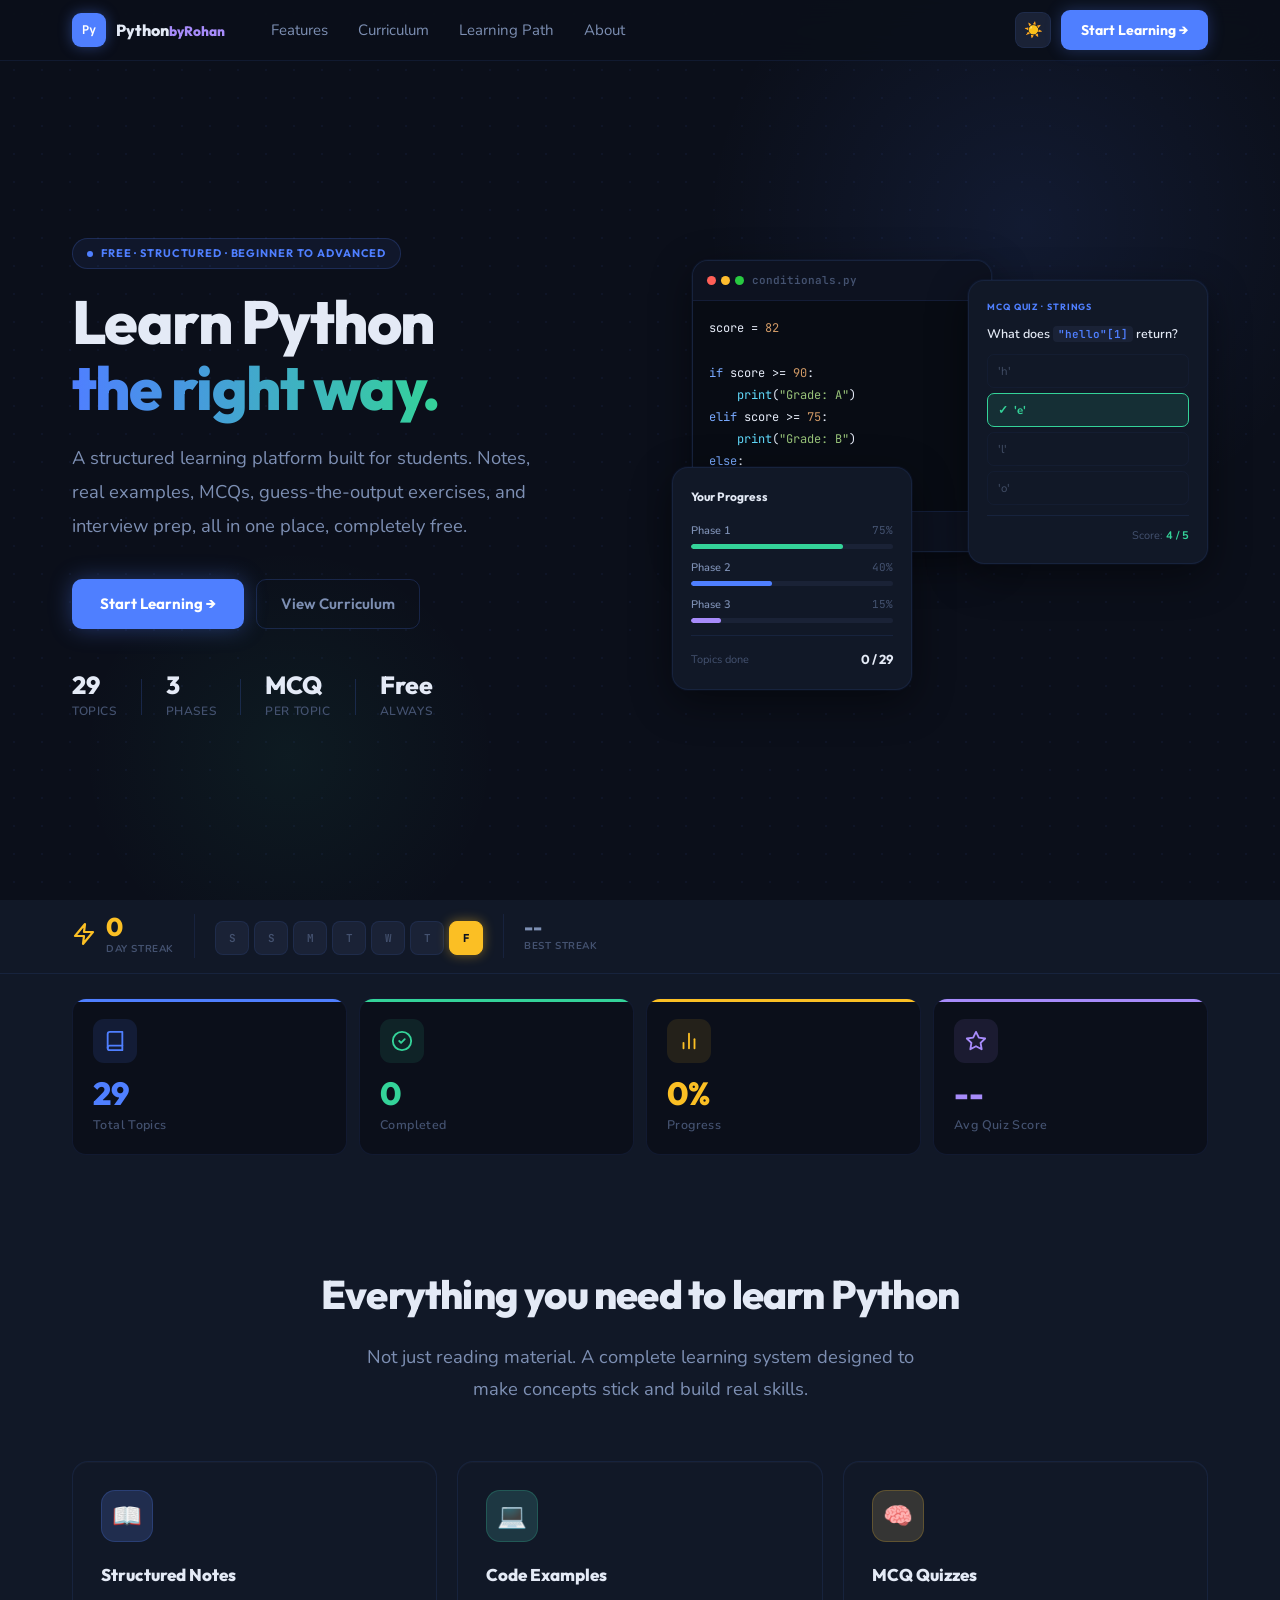
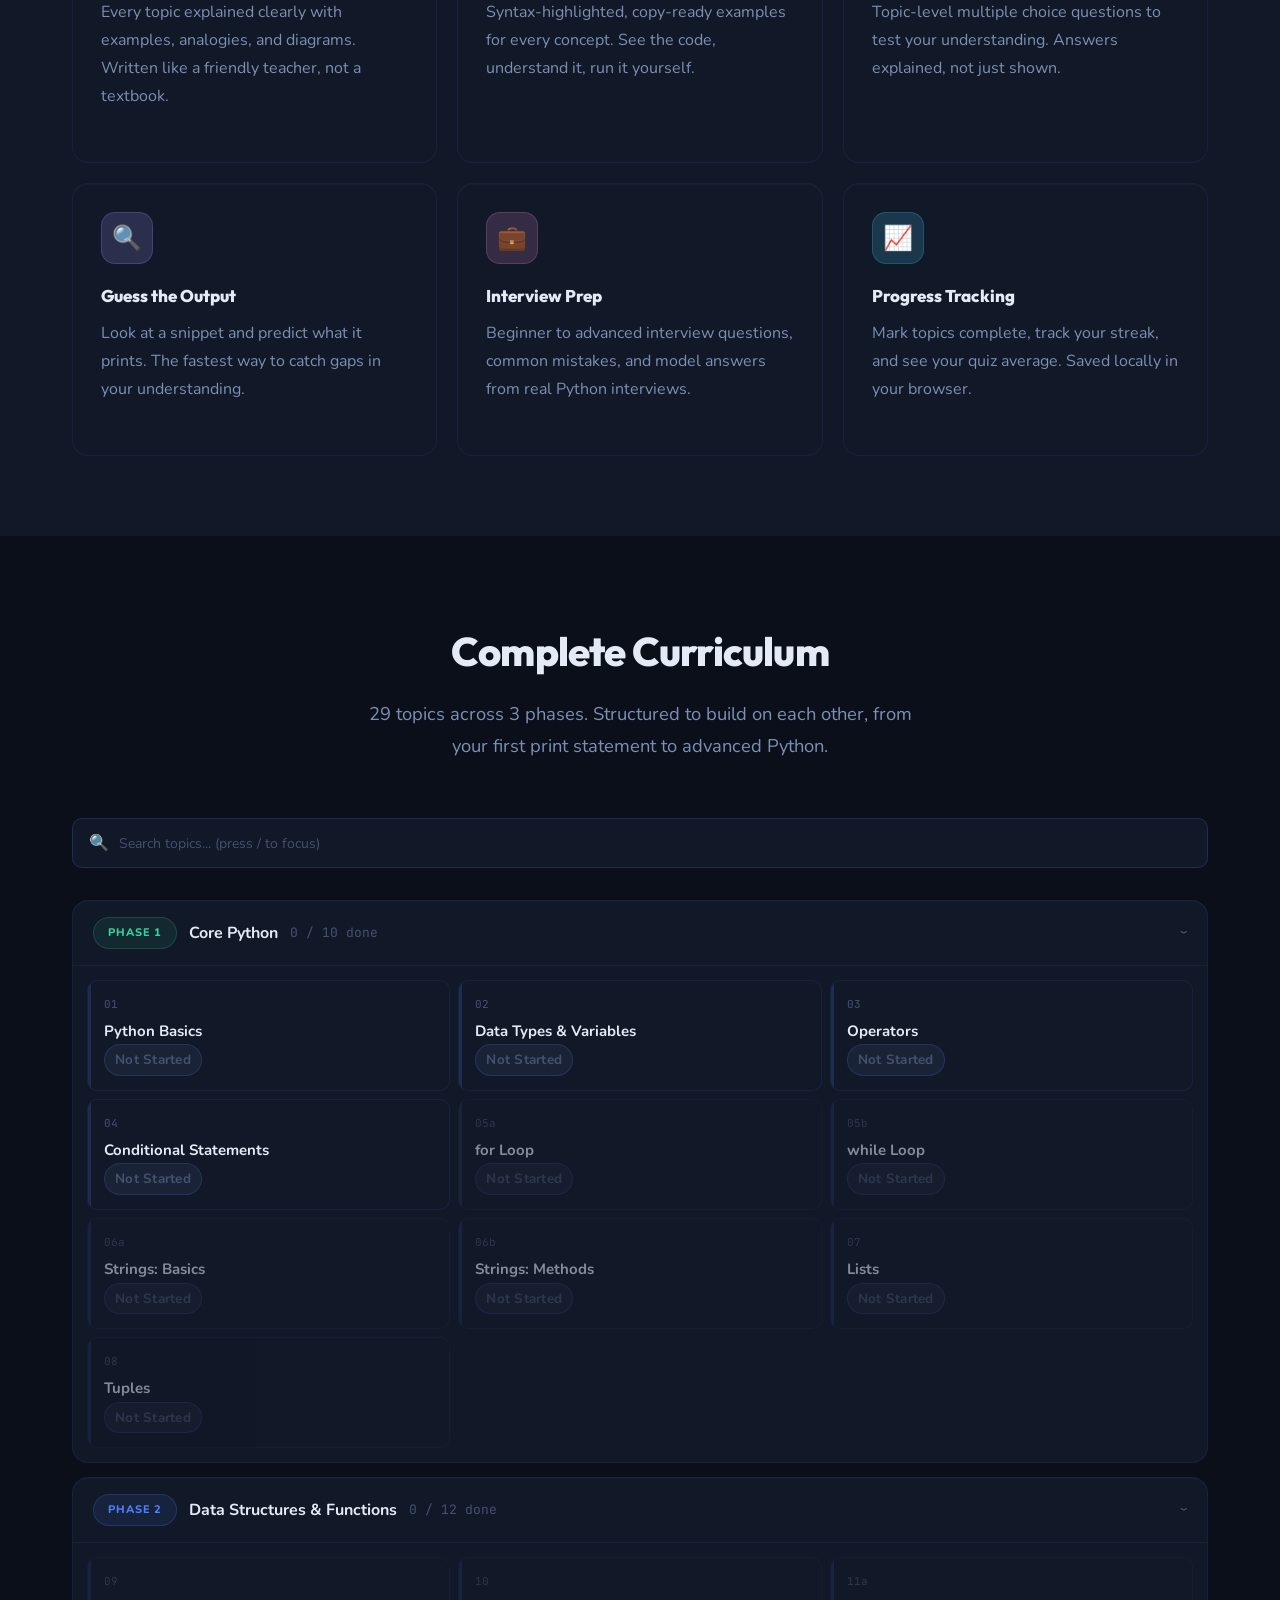
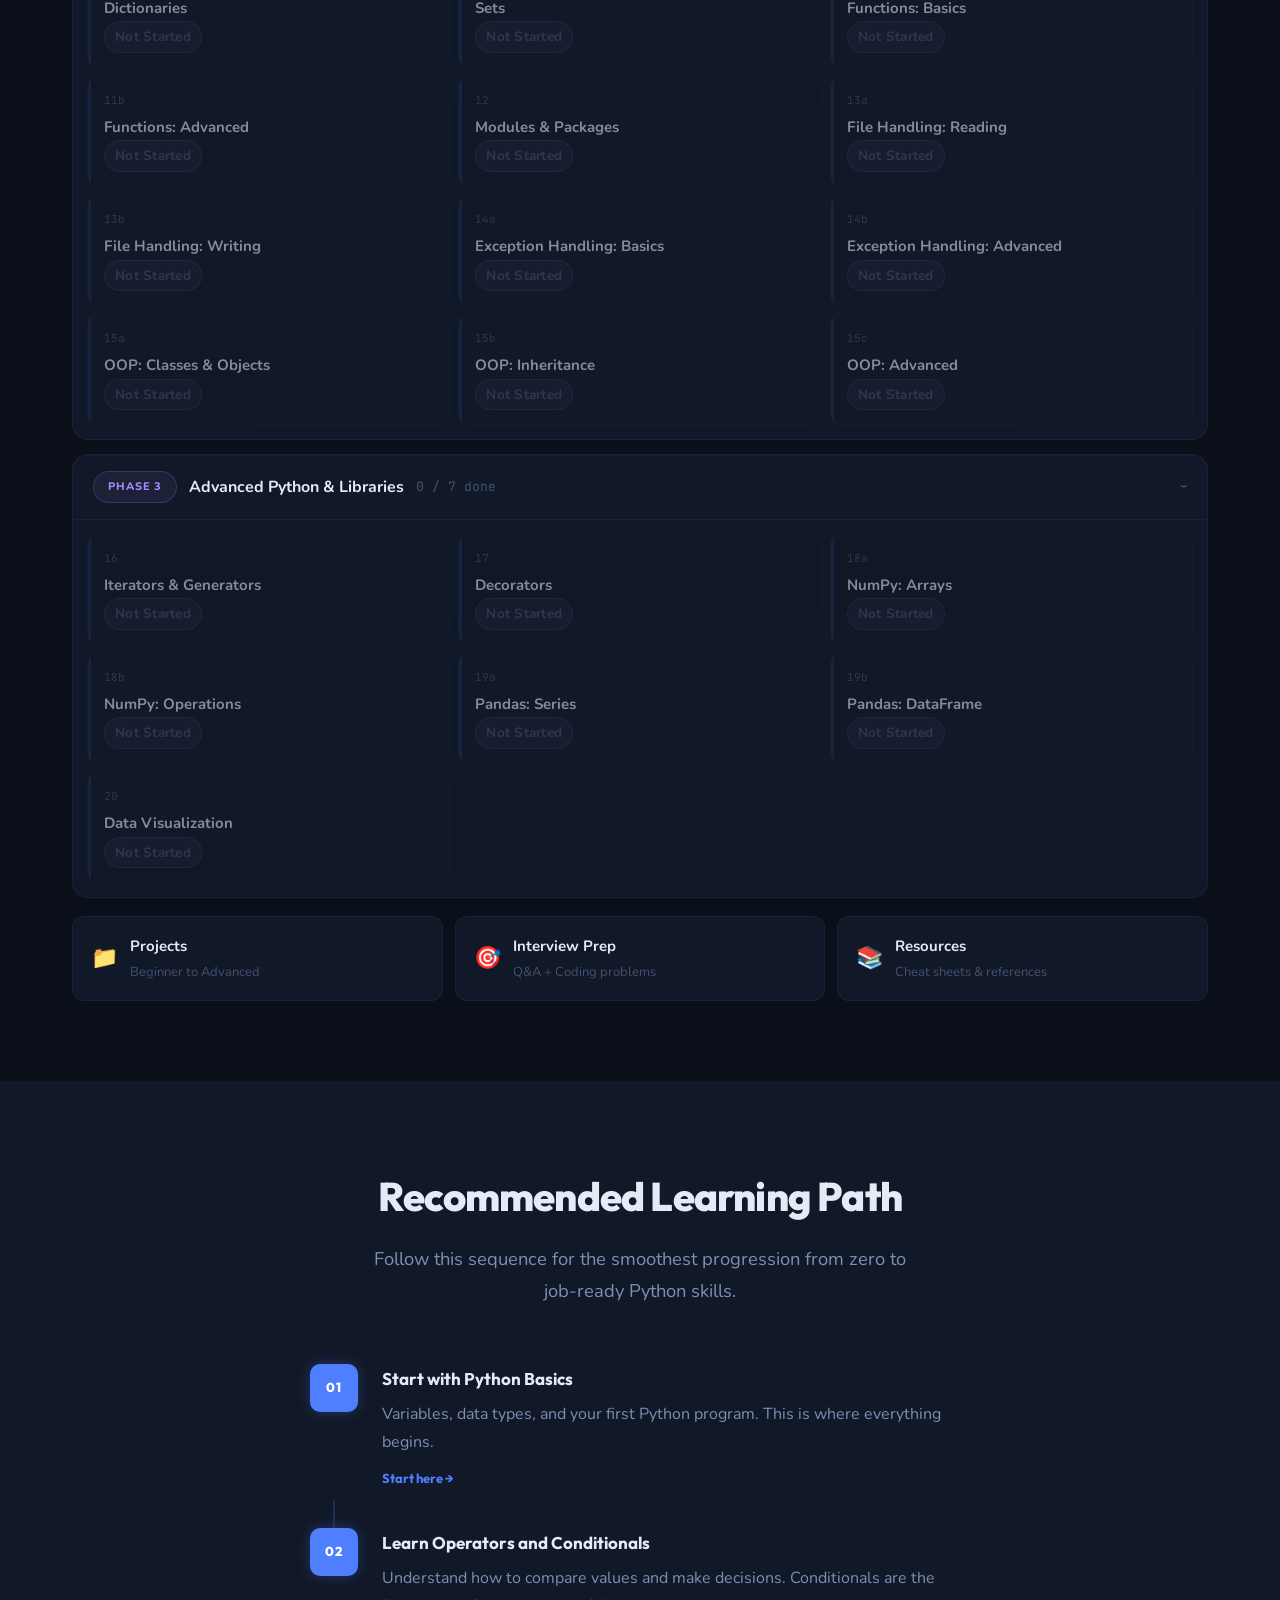
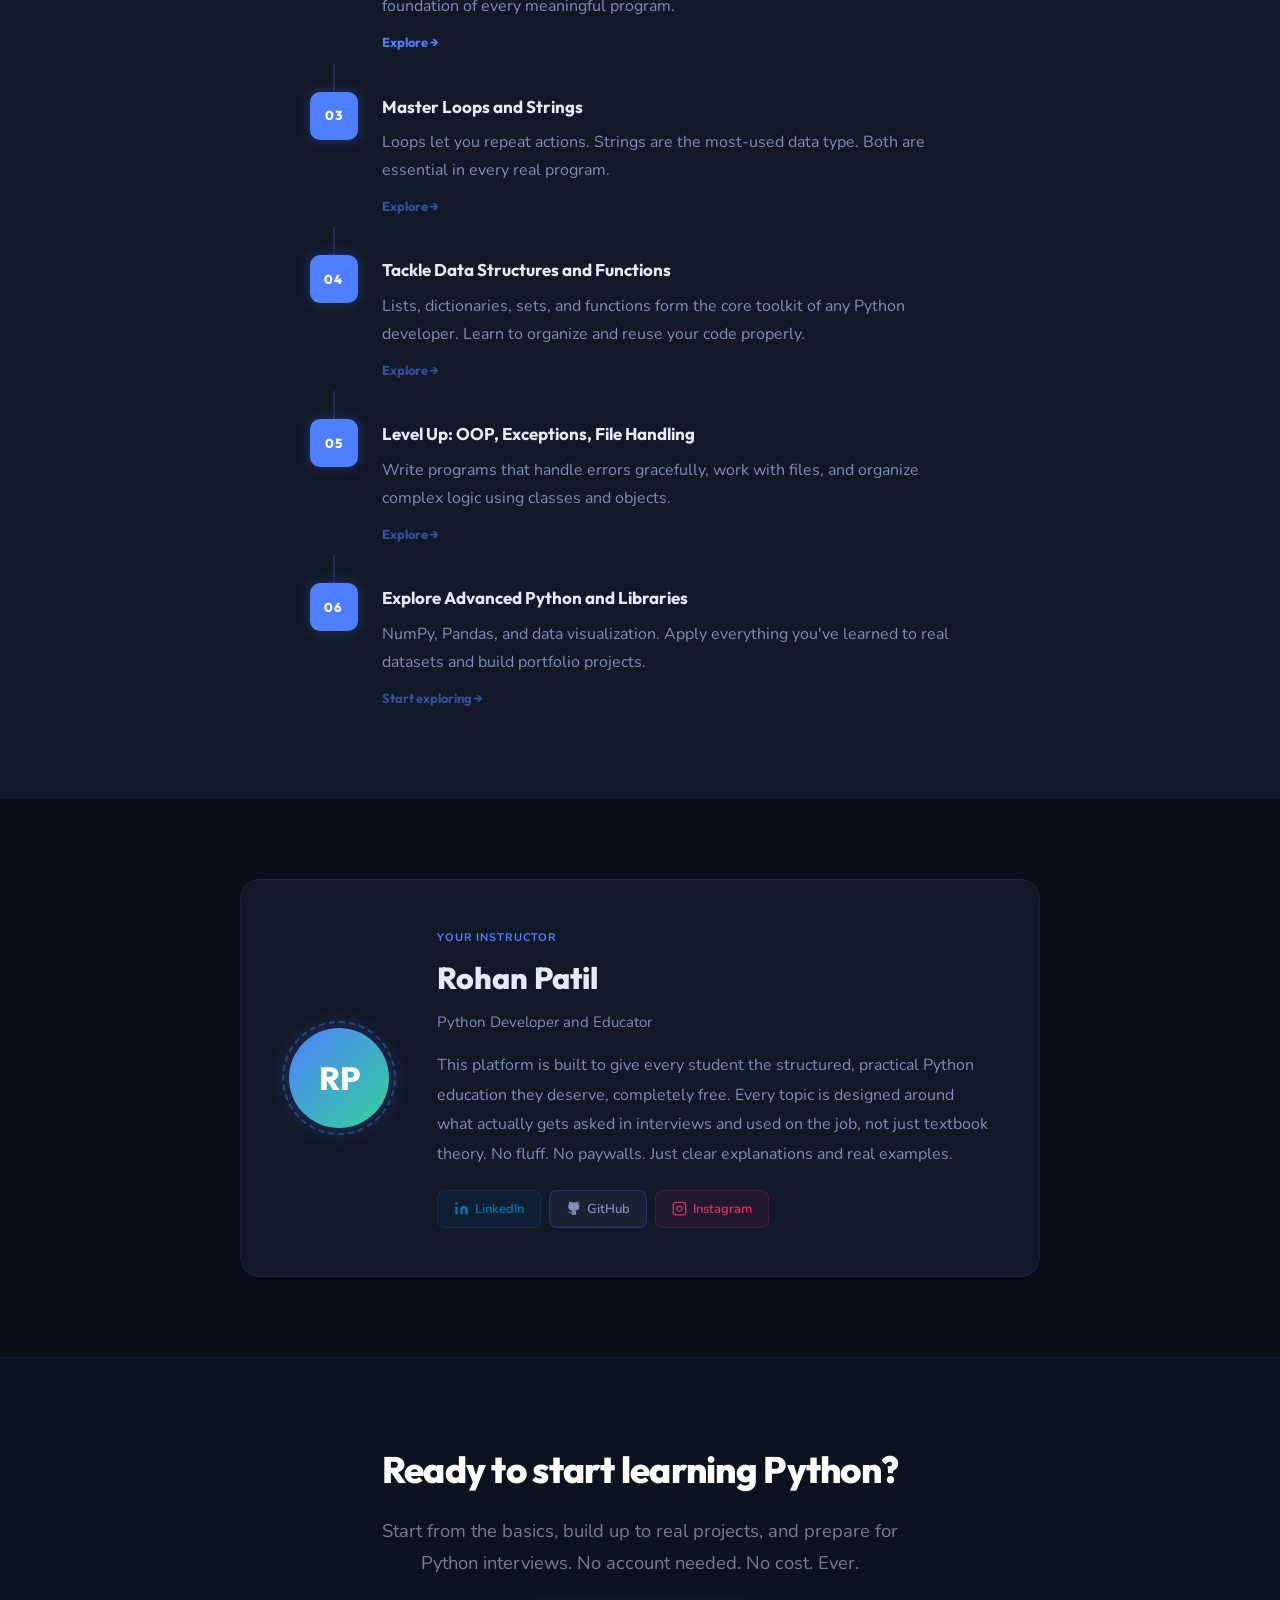
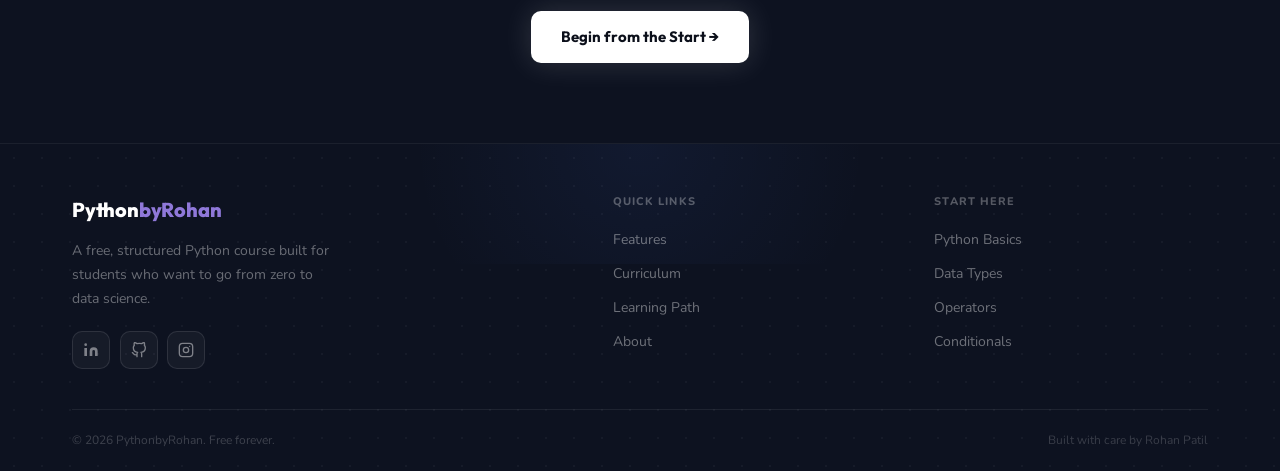
<file: index.html>
<!DOCTYPE html>
<html lang="en">
<head>
  <meta charset="UTF-8" />
  <meta name="viewport" content="width=device-width, initial-scale=1.0" />
  <title>PythonbyRohan · Learn Python the Right Way</title>
  <meta name="description" content="Structured Python notes with examples, MCQs, practice tasks, and interview prep by Rohan Patil. Free for everyone." />
  <link rel="icon" href="data:image/svg+xml,<svg xmlns='http://www.w3.org/2000/svg' viewBox='0 0 100 100'><text y='.9em' font-size='90'>🐍</text></svg>" />
  <link rel="stylesheet" href="assets/style.css" />
  <style>
    /* ── Full-page layout ── */
    body { margin:0; }

    /* ── TOPBAR ─────────────────────────────────────────────── */
    .hn {
      position:fixed; top:0; left:0; right:0; z-index:200;
      background:rgba(11,15,26,.88);
      backdrop-filter:blur(14px); -webkit-backdrop-filter:blur(14px);
      border-bottom:1px solid var(--border);
      transition:box-shadow .3s;
    }
    .hn.scrolled { box-shadow:0 2px 20px rgba(0,0,0,.5); }
    body.light .hn { background:rgba(245,246,250,.9); }
    .hn-inner {
      max-width:1200px; margin:0 auto; padding:0 2rem;
      height:60px; display:flex; align-items:center; gap:2rem;
    }
    .hn-brand {
      display:flex; align-items:center; gap:10px;
      text-decoration:none; flex-shrink:0;
    }
    .hn-logo {
      width:34px; height:34px; background:var(--accent);
      border-radius:9px; display:flex; align-items:center;
      justify-content:center; font-family:var(--font-mono);
      font-size:12px; font-weight:700; color:#fff;
      box-shadow:0 0 14px rgba(79,127,255,.4);
    }
    .hn-name {
      font-family:var(--font-display); font-size:16px;
      font-weight:800; color:var(--text);
    }
    .hn-name span { color:var(--purple); font-size:.85em; }
    .hn-nav { display:flex; align-items:center; gap:2px; flex:1; }
    .hn-link {
      padding:6px 14px; font-size:15px; color:var(--text2);
      text-decoration:none; border-radius:8px; transition:all .2s;
    }
    .hn-link:hover { color:var(--text); background:var(--bg3); }
    .hn-link.active { color:var(--accent); background:rgba(79,127,255,.09); }
    .hn-actions { display:flex; align-items:center; gap:10px; }
    .hn-theme {
      width:36px; height:36px; border-radius:9px;
      border:1.5px solid var(--border); background:var(--bg3);
      display:flex; align-items:center; justify-content:center;
      cursor:pointer; font-size:15px; transition:all .2s;
    }
    .hn-theme:hover { border-color:var(--accent); }
    .hn-theme::after { content:'☀️'; }
    body.light .hn-theme::after { content:'🌙'; }
    .hn-cta {
      background:var(--accent); color:#fff;
      padding:8px 20px; border-radius:9px; font-size:14px;
      font-weight:700; text-decoration:none; font-family:var(--font-display);
      transition:all .2s; box-shadow:0 0 16px rgba(79,127,255,.3);
    }
    .hn-cta:hover { background:var(--accent-hover); transform:translateY(-1px); color:#fff; }
    .hn-mobile-btn {
      display:none; flex-direction:column; gap:5px;
      padding:8px; background:none; border:none; cursor:pointer;
    }
    .hn-mobile-btn span {
      display:block; width:22px; height:2px;
      background:var(--text2); border-radius:2px;
    }
    .mobile-drawer {
      position:fixed; top:60px; left:0; right:0;
      background:var(--bg2); border-bottom:1px solid var(--border);
      padding:1rem 1.5rem 1.5rem; z-index:199;
      transform:translateY(-100%); opacity:0; pointer-events:none;
      transition:transform .3s, opacity .3s;
      display:flex; flex-direction:column; gap:6px;
    }
    .mobile-drawer.open { transform:translateY(0); opacity:1; pointer-events:all; }
    .mobile-drawer a {
      padding:10px 12px; color:var(--text2); text-decoration:none;
      border-radius:8px; font-size:15px; transition:all .2s;
    }
    .mobile-drawer a:hover { background:var(--bg3); color:var(--accent); }

    /* ── SECTION WRAPPERS ─────────────────────────────────── */
    .sec { position:relative; }
    .sec--alt { background:var(--bg2); }
    .sec--dark {
      background:#0d1220 !important;
      border-top:1px solid rgba(79,127,255,.08);
    }
    .si { max-width:1200px; margin:0 auto; padding:5rem 2rem; }
    .sh { text-align:center; margin-bottom:3.5rem; }
    .sh h2 {
      font-family:var(--font-display);
      font-size:clamp(1.7rem,3.5vw,2.5rem); font-weight:800;
      color:var(--text); margin-bottom:.75rem; letter-spacing:-.02em;
    }
    .sec--dark .sh h2 { color:#fff; }
    .sh p {
      font-size:1.15rem; color:var(--text2);
      max-width:560px; margin:0 auto; line-height:1.75;
    }
    .sec--dark .sh p { color:rgba(255,255,255,.45); }

    /* ── HERO ─────────────────────────────────────────────── */
    .hero {
      min-height:100vh; display:flex; align-items:center;
      padding-top:60px; position:relative; overflow:hidden;
      background:var(--bg);
    }
    .hero-dot-grid {
      position:absolute; inset:0;
      background-image:radial-gradient(circle, var(--border) 1px, transparent 1px);
      background-size:28px 28px; opacity:.55; pointer-events:none;
    }
    .hero-glow-r {
      position:absolute; top:-150px; right:-120px;
      width:750px; height:750px;
      background:radial-gradient(circle, rgba(79,127,255,.1) 0%, transparent 60%);
      pointer-events:none;
    }
    .hero-glow-l {
      position:absolute; bottom:-80px; left:5%;
      width:450px; height:450px;
      background:radial-gradient(circle, rgba(52,211,153,.06) 0%, transparent 65%);
      pointer-events:none;
    }
    .hero-inner {
      max-width:1200px; margin:0 auto; padding:4rem 2rem;
      display:grid; grid-template-columns:1fr 1fr;
      gap:4rem; align-items:center; width:100%;
      position:relative; z-index:1;
    }
    .hero-eyebrow {
      display:inline-flex; align-items:center; gap:8px;
      font-size:11px; font-weight:700; color:var(--accent);
      letter-spacing:.08em; text-transform:uppercase;
      margin-bottom:1.25rem; background:rgba(79,127,255,.08);
      border:1px solid rgba(79,127,255,.2);
      padding:5px 14px; border-radius:20px;
      font-family:var(--font-display);
    }
    .hero-eyebrow-dot {
      width:6px; height:6px; background:var(--accent);
      border-radius:50%; animation:pdot 2s infinite;
    }
    @keyframes pdot {
      0%,100%{opacity:1;transform:scale(1)}
      50%{opacity:.5;transform:scale(1.5)}
    }
    .hero-title {
      font-family:var(--font-display);
      font-size:clamp(2.4rem,5.5vw,3.8rem); font-weight:800;
      line-height:1.08; letter-spacing:-.025em; color:var(--text);
      margin-bottom:1.25rem;
    }
    .hero-title .hl {
      background:linear-gradient(90deg, var(--accent), var(--green));
      -webkit-background-clip:text; -webkit-text-fill-color:transparent;
      background-clip:text;
    }
    .hero-sub {
      font-size:1.15rem; color:var(--text2); line-height:1.85;
      margin-bottom:2.25rem; max-width:460px;
    }
    .hero-btns {
      display:flex; align-items:center; gap:12px;
      flex-wrap:wrap; margin-bottom:2.75rem;
    }
    .btn-primary {
      background:var(--accent); color:#fff;
      padding:12px 28px; border-radius:10px;
      font-size:15px; font-weight:700; text-decoration:none;
      font-family:var(--font-display);
      box-shadow:0 0 22px rgba(79,127,255,.35);
      transition:all .2s; display:inline-flex; align-items:center; gap:6px;
    }
    .btn-primary:hover { background:var(--accent-hover); transform:translateY(-2px); color:#fff; box-shadow:0 4px 28px rgba(79,127,255,.45); }
    .btn-ghost {
      background:transparent; color:var(--text2);
      padding:11px 24px; border-radius:10px;
      font-size:15px; font-weight:600; text-decoration:none;
      border:1.5px solid var(--border2);
      font-family:var(--font-display); transition:all .2s;
    }
    .btn-ghost:hover { border-color:var(--accent); color:var(--accent); }
    .hero-stats {
      display:flex; align-items:center; gap:1.5rem; flex-wrap:wrap;
    }
    .hstat { display:flex; flex-direction:column; }
    .hstat-val {
      font-family:var(--font-display); font-weight:800;
      font-size:1.55rem; color:var(--text); line-height:1;
    }
    .hstat-lbl {
      font-size:12px; color:var(--text3); margin-top:3px;
      text-transform:uppercase; letter-spacing:.05em; font-weight:600;
    }
    .hstat-div { width:1px; height:36px; background:var(--border2); }

    /* Hero right: floating cards */
    .hero-visual { position:relative; height:460px; }
    .hcard {
      position:absolute;
      background:var(--card); border:1px solid var(--border);
      border-radius:16px; overflow:hidden;
      box-shadow:0 12px 40px rgba(0,0,0,.45), 0 0 0 1px rgba(79,127,255,.06);
    }
    /* macOS dots */
    .hcard-header {
      display:flex; align-items:center; gap:8px;
      padding:10px 14px; border-bottom:1px solid var(--border);
      background:var(--code-header);
    }
    .hcard-dots { display:flex; gap:5px; }
    .hcard-dots span { width:9px; height:9px; border-radius:50%; }
    .hcard-dots span:nth-child(1){background:#FF5F57}
    .hcard-dots span:nth-child(2){background:#FFBD2E}
    .hcard-dots span:nth-child(3){background:#28CA41}
    .hcard-filename {
      font-size:11px; font-weight:600; color:var(--text3);
      font-family:var(--font-mono);
    }

    /* Code card */
    .hcard--code { width:300px; top:10px; left:20px; animation:hfloat 4s ease-in-out infinite; }
    .hcard-code {
      padding:16px; background:var(--code-bg);
      font-family:var(--font-mono); font-size:12px; line-height:1.85;
      font-variant-ligatures:none; color:#e4eaf6;
    }
    .hcard-output {
      padding:10px 16px; font-family:var(--font-mono); font-size:11px;
      background:#0d1220; border-top:1px solid rgba(79,127,255,.12);
      color:var(--green); display:flex; align-items:center; gap:8px;
    }
    .hcard-output-label {
      font-size:9px; font-weight:700; letter-spacing:.08em;
      text-transform:uppercase; color:#5c6370; white-space:nowrap;
    }
    .hc-kw{color:#79aaff}.hc-fn{color:#61dafb}.hc-str{color:#98c379}
    .hc-num{color:#d19a66}.hc-cm{color:#5c6370;font-style:italic}.hc-var{color:#e4eaf6}

    /* Quiz card */
    .hcard--quiz { width:240px; top:30px; right:0; padding:18px; animation:hfloat 4s ease-in-out infinite .7s; }
    .hcard-quiz-eyebrow {
      font-size:9px; font-weight:700; text-transform:uppercase;
      letter-spacing:.1em; color:var(--accent); margin-bottom:10px;
      font-family:var(--font-display);
    }
    .hcard-quiz-q { font-size:12.5px; font-weight:600; color:var(--text); margin-bottom:10px; line-height:1.5; }
    .hcard-quiz-opts { display:flex; flex-direction:column; gap:5px; }
    .hcard-quiz-opt {
      padding:6px 10px; border-radius:7px;
      border:1px solid var(--border); font-size:11.5px; color:var(--text2);
      font-family:var(--font-body);
    }
    .hcard-quiz-opt.correct { background:color-mix(in srgb,var(--green) 12%,transparent); border-color:var(--green); color:var(--green); font-weight:700; }
    .hcard-quiz-opt.wrong   { opacity:.45; }
    .hcard-quiz-score {
      margin-top:10px; padding-top:10px; border-top:1px solid var(--border);
      font-size:11px; color:var(--text3); text-align:right;
    }
    .hcard-quiz-score strong { color:var(--green); }

    /* Progress card */
    .hcard--prog {
      width:240px; bottom:20px; left:0; padding:18px;
      animation:hfloat 4s ease-in-out infinite 1.4s;
    }
    .hcard-prog-title { font-size:12px; font-weight:700; color:var(--text); margin-bottom:14px; font-family:var(--font-display); }
    .hcard-prog-rows { display:flex; flex-direction:column; gap:9px; }
    .hcard-prog-row { display:flex; flex-direction:column; gap:4px; }
    .hcard-prog-row-header { display:flex; justify-content:space-between; font-size:11px; }
    .hcard-prog-row-name { color:var(--text2); font-weight:600; }
    .hcard-prog-row-pct  { color:var(--text3); font-family:var(--font-mono); }
    .hcard-prog-track {
      height:5px; background:var(--bg3); border-radius:99px; overflow:hidden;
    }
    .hcard-prog-fill { height:100%; border-radius:99px; }
    .hcard-prog-fill--1 { width:75%; background:var(--green); }
    .hcard-prog-fill--2 { width:40%; background:var(--accent); }
    .hcard-prog-fill--3 { width:15%; background:var(--purple); }
    .hcard-prog-total {
      margin-top:12px; padding-top:12px; border-top:1px solid var(--border);
      font-size:11px; color:var(--text3);
      display:flex; justify-content:space-between; align-items:center;
    }
    .hcard-prog-total strong { color:var(--text); font-size:13px; font-family:var(--font-display); }

    @keyframes hfloat { 0%,100%{transform:translateY(0)} 50%{transform:translateY(-9px)} }

    /* ── LAST VISIT BANNER ─────────────────────────────────── */
    .lvb-wrap {
      background:var(--bg2); border-bottom:1px solid var(--border); display:none;
    }
    .lvb {
      max-width:1200px; margin:0 auto; padding:12px 2rem;
      display:flex; align-items:center; justify-content:space-between; gap:12px; flex-wrap:wrap;
    }
    .lvb-text { font-size:15px; color:var(--text2); }
    .lvb-text strong { color:var(--text); }
    .lvb-btn {
      background:rgba(79,127,255,.1); color:var(--accent); border:1px solid rgba(79,127,255,.2);
      padding:6px 16px; border-radius:8px; font-size:13px; font-weight:700;
      text-decoration:none; font-family:var(--font-display); transition:all .2s;
    }
    .lvb-btn:hover { background:var(--accent); color:#fff; }

    /* ── STREAK + STATS BAND ─────────────────────────────── */
    .streak-wrap {
      background:var(--bg2); border-bottom:1px solid var(--border);
    }
    .streak-inner {
      max-width:1200px; margin:0 auto; padding:.9rem 2rem;
      display:flex; align-items:center; gap:20px; flex-wrap:wrap;
    }
    .streak-flame {
      display:flex; align-items:center; gap:10px; flex-shrink:0;
    }
    .streak-flame-icon {
      font-size:26px; display:block;
      animation:flameBeat 2.2s ease-in-out infinite; line-height:1;
    }
    @keyframes flameBeat {
      0%,100%{transform:scale(1) rotate(-4deg)}
      50%{transform:scale(1.18) rotate(4deg)}
    }
    .streak-flame-text { display:flex; flex-direction:column; gap:1px; }
    .streak-flame-val {
      font-family:var(--font-display); font-size:1.6rem;
      font-weight:800; color:var(--amber); line-height:1;
    }
    .streak-flame-lbl {
      font-size:10px; text-transform:uppercase; letter-spacing:.06em;
      color:var(--text3); font-weight:700;
    }
    .streak-div { width:1px; height:44px; background:var(--border); flex-shrink:0; }
    .streak-days { display:flex; flex-direction:column; gap:4px; }
    .streak-day-labels { display:flex; gap:5px; }
    .streak-day-label {
      width:34px; text-align:center;
      font-size:9px; font-weight:700; text-transform:uppercase;
      letter-spacing:.04em; color:var(--text3);
    }
    #streakDots { display:flex; gap:5px; }
    .streak-dot {
      width:34px; height:34px; border-radius:8px;
      background:var(--bg3); border:1px solid var(--border);
      display:flex; align-items:center; justify-content:center;
      font-size:11px; font-family:var(--font-mono); color:var(--text3);
      font-weight:600; transition:all .25s;
    }
    .streak-dot.done {
      background:rgba(251,191,36,.14); border-color:rgba(251,191,36,.4);
      color:var(--amber);
    }
    .streak-dot.today {
      background:var(--amber); border-color:var(--amber);
      color:#0d1220; font-weight:800;
      box-shadow:0 0 12px rgba(251,191,36,.45);
    }
    .streak-best { display:flex; flex-direction:column; gap:1px; flex-shrink:0; }
    .streak-best-val {
      font-family:var(--font-display); font-size:1.25rem;
      font-weight:800; color:var(--text2); line-height:1;
    }
    .streak-best-lbl {
      font-size:10px; text-transform:uppercase; letter-spacing:.06em;
      color:var(--text3); font-weight:700;
    }

    .stats-wrap { background:var(--bg2); }
    .stats-grid {
      max-width:1200px; margin:0 auto; padding:1.5rem 2rem;
      display:grid; grid-template-columns:repeat(4,1fr); gap:12px;
    }
    .scard {
      background:var(--bg); border:1px solid var(--border);
      border-radius:14px; padding:20px 20px 18px;
      display:flex; flex-direction:column; gap:0;
      position:relative; overflow:hidden;
      box-shadow:inset 0 1px 0 var(--card-shine);
      transition:border-color .25s, box-shadow .25s, transform .25s;
    }
    .scard::before {
      content:''; position:absolute; top:0; left:0; right:0; height:3px;
      border-radius:3px 3px 0 0;
      background:var(--sc, var(--accent));
    }
    .scard:hover {
      border-color:color-mix(in srgb, var(--sc, var(--accent)) 50%, transparent);
      box-shadow:0 4px 20px color-mix(in srgb, var(--sc, var(--accent)) 18%, transparent),
                 inset 0 1px 0 var(--card-shine);
      transform:translateY(-2px);
    }
    .scard-icon {
      width:44px; height:44px; border-radius:11px;
      display:flex; align-items:center; justify-content:center;
      font-size:20px; flex-shrink:0; margin-bottom:14px;
    }
    .scard-val {
      font-family:var(--font-display); font-size:2rem; font-weight:800;
      line-height:1; margin-bottom:5px;
      color:var(--sc, var(--accent));
    }
    .scard-lbl { font-size:12.5px; color:var(--text3); font-weight:600; letter-spacing:.03em; }

    /* ── FEATURES ─────────────────────────────────────────── */
    .feat-grid {
      display:grid; grid-template-columns:repeat(3,1fr); gap:1.25rem;
    }
    .feat-card {
      background:var(--card); border:1px solid var(--border);
      border-radius:16px; padding:1.75rem; position:relative; overflow:hidden;
      box-shadow:inset 0 1px 0 var(--card-shine);
      transition:transform .25s, border-color .25s, box-shadow .25s, background .25s;
      display:flex; flex-direction:column; gap:0;
    }
    /* Subtle radial glow in the top-left corner on hover, per card color */
    .feat-card::after {
      content:''; position:absolute; top:-40px; left:-40px;
      width:160px; height:160px; border-radius:50%;
      opacity:0; transition:opacity .35s;
      pointer-events:none;
    }
    .feat-card:hover::after { opacity:1; }
    .feat-card:hover { transform:translateY(-5px); box-shadow:inset 0 1px 0 var(--card-shine), 0 16px 40px rgba(0,0,0,.3); }

    /* Per-card accent colors */
    .feat-card:nth-child(1) { --fc:#4f7fff; }
    .feat-card:nth-child(2) { --fc:#34d399; }
    .feat-card:nth-child(3) { --fc:#fbbf24; }
    .feat-card:nth-child(4) { --fc:#a78bfa; }
    .feat-card:nth-child(5) { --fc:#f472b6; }
    .feat-card:nth-child(6) { --fc:#22d3ee; }
    .feat-card::after { background:radial-gradient(circle, color-mix(in srgb, var(--fc) 18%, transparent) 0%, transparent 70%); }
    .feat-card:hover { border-color:var(--fc); }

    /* Icon box */
    .feat-icon-box {
      width:52px; height:52px; border-radius:14px;
      display:flex; align-items:center; justify-content:center;
      font-size:1.5rem; margin-bottom:1.1rem; flex-shrink:0;
      background:color-mix(in srgb, var(--fc) 12%, var(--bg3));
      border:1px solid color-mix(in srgb, var(--fc) 22%, transparent);
      transition:transform .25s;
    }
    .feat-card:hover .feat-icon-box { transform:scale(1.08); }

    /* Arrow that slides in on hover */
    .feat-arrow {
      position:absolute; bottom:1.5rem; right:1.5rem;
      width:28px; height:28px; border-radius:8px;
      background:color-mix(in srgb, var(--fc) 12%, transparent);
      border:1px solid color-mix(in srgb, var(--fc) 20%, transparent);
      display:flex; align-items:center; justify-content:center;
      font-size:13px; color:var(--fc);
      opacity:0; transform:translateX(6px);
      transition:opacity .25s, transform .25s;
    }
    .feat-card:hover .feat-arrow { opacity:1; transform:translateX(0); }

    .feat-title { font-family:var(--font-display); font-size:17px; font-weight:800; color:var(--text); margin-bottom:.5rem; }
    .feat-desc  { font-size:16px; color:var(--text2); line-height:1.75; margin:0; padding-bottom:1.5rem; }

    /* ── CURRICULUM ───────────────────────────────────────── */
    .curriculum-search {
      display:flex; align-items:center; gap:10px;
      background:var(--card); border:1.5px solid var(--border2);
      border-radius:10px; padding:10px 16px; margin-bottom:2rem;
      transition:border-color .2s;
    }
    .curriculum-search:focus-within { border-color:var(--accent); }
    .curriculum-search input {
      background:none; border:none; outline:none;
      color:var(--text); font-size:14px; flex:1; font-family:var(--font-body);
    }
    .curriculum-search input::placeholder { color:var(--text3); }

    /* Phase sections */
    .phase-sec {
      border:1px solid var(--border); border-radius:16px; overflow:hidden;
      margin-bottom:14px; background:var(--card);
      box-shadow:inset 0 1px 0 var(--card-shine);
    }
    .phase-hdr {
      display:flex; align-items:center; justify-content:space-between;
      padding:16px 20px; cursor:pointer; user-select:none;
      border-bottom:1px solid var(--border); transition:background .18s;
    }
    .phase-hdr:hover { background:var(--bg3); }
    .phase-hdr-l { display:flex; align-items:center; gap:12px; flex-wrap:wrap; }
    .phase-badge {
      font-size:11px; font-weight:800; letter-spacing:.08em;
      padding:5px 14px; border-radius:20px; border:1.5px solid;
      text-transform:uppercase; flex-shrink:0;
    }
    .phase-title { font-size:16px; font-weight:700; color:var(--text); transition:color .18s; }
    .phase-hdr:hover .phase-title { color:var(--ph, var(--accent)); }
    .phase-meta { font-size:13px; color:var(--text3); font-family:var(--font-mono); }
    .phase-arrow {
      font-size:18px; color:var(--text3);
      transition:color .18s, transform .25s; transform:rotate(90deg);
    }
    .phase-hdr:hover .phase-arrow { color:var(--ph, var(--accent)); }
    .phase-sec.collapsed .phase-arrow { transform:rotate(0deg); }
    .phase-body { padding:14px; }
    .phase-sec.collapsed .phase-body { display:none; }

    /* Topic cards — horizontal style */
    .topic-grid {
      display:grid; grid-template-columns:repeat(3,1fr); gap:8px;
    }
    .topic-card {
      background:var(--bg2); border:1px solid var(--border);
      border-radius:10px; padding:14px 16px; cursor:pointer;
      transition:all .2s ease; text-decoration:none; display:block;
      position:relative; overflow:hidden;
    }
    .topic-card::before {
      content:''; position:absolute; left:0; top:0; bottom:0;
      width:3px; background:var(--border2); transition:background .2s;
    }
    .topic-card:hover { border-color:var(--accent); transform:translateY(-2px); box-shadow:0 4px 16px rgba(0,0,0,.3); }
    .topic-card:hover::before { background:var(--accent); }
    .topic-card.done { border-color:rgba(52,211,153,.2); }
    .topic-card.done::before { background:var(--green); }
    .tc-num { font-family:var(--font-mono); font-size:11px; color:var(--text3); margin-bottom:4px; }
    .tc-name { font-size:15px; font-weight:700; color:var(--text); }

    /* Quick link cards */
    .qlinks { display:grid; grid-template-columns:repeat(3,1fr); gap:12px; margin-top:18px; }
    .qlink {
      display:flex; align-items:center; gap:12px;
      background:var(--bg2); border:1px solid var(--border);
      border-radius:12px; padding:16px 18px; text-decoration:none;
      transition:all .2s;
    }
    .qlink:hover { border-color:var(--accent); background:var(--card); transform:translateY(-2px); }
    .qlink-icon { font-size:22px; flex-shrink:0; }
    .qlink-title { font-size:15px; font-weight:700; color:var(--text); margin-bottom:2px; }
    .qlink-sub   { font-size:13px; color:var(--text3); }

    /* ── LEARNING PATH ───────────────────────────────────── */
    .path-steps { max-width:660px; margin:0 auto; }
    .path-step { display:flex; gap:1.5rem; align-items:flex-start; }
    .path-num {
      flex-shrink:0; width:48px; height:48px;
      background:var(--accent); color:#fff; border-radius:10px;
      display:flex; align-items:center; justify-content:center;
      font-family:var(--font-display); font-weight:800;
      font-size:13px; letter-spacing:.08em;
      box-shadow:0 0 14px rgba(79,127,255,.3);
    }
    .path-body { flex:1; padding-bottom:.5rem; }
    .path-title { font-family:var(--font-display); font-size:17px; font-weight:700; color:var(--text); margin-bottom:.4rem; }
    .path-desc  { font-size:16px; color:var(--text2); line-height:1.8; margin-bottom:.5rem; }
    .path-link  {
      font-size:13px; font-weight:700; color:var(--accent);
      font-family:var(--font-display); text-decoration:none; transition:color .2s;
    }
    .path-link:hover { color:var(--accent-hover); }
    .path-connector { width:2px; height:28px; background:var(--border2); margin-left:23px; }

    /* ── INSTRUCTOR ──────────────────────────────────────── */
    .ins-card {
      display:flex; gap:3rem; align-items:center;
      background:var(--card); border:1px solid var(--border);
      border-radius:20px; padding:3rem; max-width:800px; margin:0 auto;
      box-shadow:var(--shadow); box-sizing:border-box;
    }
    .ins-avatar-wrap { position:relative; flex-shrink:0; }
    .ins-avatar {
      width:100px; height:100px; border-radius:50%;
      background:linear-gradient(135deg,var(--accent),var(--green));
      display:flex; align-items:center; justify-content:center;
      font-family:var(--font-display); font-weight:800;
      font-size:2rem; color:#fff; position:relative; z-index:1;
      box-shadow:0 0 24px rgba(79,127,255,.3);
    }
    .ins-ring {
      position:absolute; inset:-7px; border-radius:50%;
      border:2px dashed rgba(79,127,255,.35);
      animation:spin 22s linear infinite;
    }
    @keyframes spin { to{transform:rotate(360deg)} }
    .ins-eyebrow {
      font-size:11px; font-weight:700; text-transform:uppercase;
      letter-spacing:.08em; color:var(--accent); margin-bottom:4px;
    }
    .ins-name { font-family:var(--font-display); font-size:1.9rem; font-weight:800; color:var(--text); margin-bottom:4px; }
    .ins-tag  { font-size:15px; color:var(--text2); margin-bottom:1rem; }
    .ins-bio  { font-size:16px; color:var(--text2); line-height:1.85; margin-bottom:1.25rem; }
    .ins-social { display:flex; gap:8px; flex-wrap:wrap; }
    .ins-link {
      display:inline-flex; align-items:center; gap:6px;
      padding:7px 16px; border-radius:8px; font-size:13px; font-weight:600;
      text-decoration:none; border:1.5px solid transparent; transition:all .2s;
    }
    .ins-link svg { width:15px; height:15px; flex-shrink:0; }
    .ins-link--li  { background:rgba(0,119,181,.08); color:#0077B5; border-color:rgba(0,119,181,.2); }
    .ins-link--li:hover  { background:#0077B5; color:#fff; border-color:#0077B5; }
    .ins-link--gh  { background:var(--bg3); color:var(--text2); border-color:var(--border2); }
    .ins-link--gh:hover  { background:var(--text); color:var(--bg); border-color:var(--text); }
    .ins-link--ig  { background:rgba(225,48,108,.08); color:#E1306C; border-color:rgba(225,48,108,.2); }
    .ins-link--ig:hover  { background:linear-gradient(45deg,#F58529,#DD2A7B,#8134AF); color:#fff; border-color:transparent; }

    /* ── FINAL CTA (dark) ────────────────────────────────── */
    .cta-inner { text-align:center; max-width:540px; margin:0 auto; }
    .cta-inner h2 {
      font-family:var(--font-display);
      font-size:clamp(1.6rem,3.5vw,2.3rem); font-weight:800;
      color:#fff; margin-bottom:.75rem; letter-spacing:-.02em;
    }
    .cta-inner p { font-size:1.15rem; color:rgba(255,255,255,.45); margin-bottom:2rem; line-height:1.75; }
    .btn-primary--white {
      background:#fff; color:#0b0f1a;
      padding:13px 30px; border-radius:10px;
      font-size:15px; font-weight:700; text-decoration:none;
      font-family:var(--font-display); transition:all .2s;
      display:inline-flex; align-items:center; gap:6px;
      box-shadow:0 0 30px rgba(255,255,255,.15);
    }
    .btn-primary--white:hover { background:var(--accent); color:#fff; transform:translateY(-2px); }

    /* ── FOOTER (dark) ───────────────────────────────────── */
    .hfooter {
      background:#0d1220 !important;
      border-top:1px solid rgba(255,255,255,.06);
      position:relative; overflow:hidden;
    }
    /* Subtle dot grid on footer background */
    .hfooter::before {
      content:''; position:absolute; inset:0; pointer-events:none;
      background-image:radial-gradient(circle, rgba(255,255,255,.04) 1px, transparent 1px);
      background-size:28px 28px;
    }
    /* Top glow accent */
    .hfooter::after {
      content:''; position:absolute; top:-120px; left:50%; transform:translateX(-50%);
      width:600px; height:240px; pointer-events:none;
      background:radial-gradient(circle, rgba(79,127,255,.07) 0%, transparent 70%);
    }
    .hfooter-inner {
      max-width:1200px; margin:0 auto; padding:3rem 2rem 0;
      position:relative; z-index:1;
    }
    .hfooter-top {
      display:grid; grid-template-columns:1.8fr 1fr 1fr; gap:3rem;
      padding-bottom:2.5rem; border-bottom:1px solid rgba(255,255,255,.07);
    }
    /* Brand column */
    .hfooter-brand {
      font-family:var(--font-display); font-size:20px;
      font-weight:800; color:#fff; letter-spacing:-.01em; margin-bottom:.75rem;
    }
    .hfooter-brand span { color:rgba(167,139,250,.85); }
    .hfooter-tagline {
      font-size:14px; color:rgba(255,255,255,.38); line-height:1.7;
      max-width:260px; margin-bottom:1.25rem;
    }
    /* Column headings */
    .hfooter-col-title {
      font-size:11px; font-weight:800; letter-spacing:.1em;
      text-transform:uppercase; color:rgba(255,255,255,.3);
      margin-bottom:1rem;
    }
    .hfooter-col-links { display:flex; flex-direction:column; gap:.6rem; }
    .hfooter-col-links a {
      font-size:14px; color:rgba(255,255,255,.4); text-decoration:none;
      transition:color .18s; width:fit-content;
    }
    .hfooter-col-links a:hover { color:#fff; }
    /* Social icon buttons */
    .hfooter-socials { display:flex; gap:.6rem; margin-top:.25rem; }
    .hfooter-soc {
      width:38px; height:38px; border-radius:10px;
      border:1px solid rgba(255,255,255,.1);
      background:rgba(255,255,255,.04);
      display:flex; align-items:center; justify-content:center;
      color:rgba(255,255,255,.45); text-decoration:none;
      transition:all .2s;
    }
    .hfooter-soc:hover { transform:translateY(-2px); color:#fff; }
    /* LinkedIn */
    .hfooter-soc:nth-child(1):hover { border-color:rgba(10,102,194,.55); background:rgba(10,102,194,.15); color:#4d9de0; }
    /* GitHub */
    .hfooter-soc:nth-child(2):hover { border-color:rgba(255,255,255,.25); background:rgba(255,255,255,.08); color:#fff; }
    /* Instagram */
    .hfooter-soc:nth-child(3):hover { border-color:rgba(225,48,108,.5); background:rgba(225,48,108,.12); color:#e1306c; }
    .hfooter-soc svg { width:16px; height:16px; }
    /* Bottom bar */
    .hfooter-bottom {
      display:flex; align-items:center; justify-content:space-between;
      padding:1.25rem 0; flex-wrap:wrap; gap:.5rem;
    }
    .hfooter-copy {
      font-size:12px; color:rgba(255,255,255,.2);
    }
    .hfooter-made {
      font-size:12px; color:rgba(255,255,255,.18);
    }

    /* ── RESPONSIVE ──────────────────────────────────────── */
    @media(max-width:1024px) { .feat-grid { grid-template-columns:repeat(2,1fr); } }
    @media(max-width:900px) {
      .hero-inner { grid-template-columns:1fr; text-align:center; gap:2.5rem; }
      .hero-sub { margin:0 auto 2rem; }
      .hero-btns { justify-content:center; }
      .hero-stats { justify-content:center; }
      .hero-visual { height:320px; }
      .hcard--code { width:230px; left:50%; transform:translateX(-60%); }
      .hcard--quiz { width:200px; right:4%; top:20px; }
      .hcard--prog { width:200px; bottom:10px; left:4%; }
      .stats-grid { grid-template-columns:repeat(2,1fr); }
      .topic-grid { grid-template-columns:repeat(2,1fr); }
      .qlinks { grid-template-columns:1fr; }
      .ins-card { flex-direction:column; text-align:center; gap:1.5rem; padding:2rem; }
      .ins-social { justify-content:center; }
    }
    @media(max-width:768px) {
      .hn-nav, .hn-actions .hn-cta { display:none; }
      .hn-mobile-btn { display:flex; }
      .hn-inner { justify-content:space-between; }
      .feat-grid { grid-template-columns:1fr; }
      .si { padding:3.5rem 1.25rem; }
      .hfooter-top { grid-template-columns:1fr; gap:2rem; }
      .hfooter-tagline { max-width:100%; }
    }
    @media(max-width:560px) { .topic-grid { grid-template-columns:1fr; } }

    /* ── LIGHT MODE: hero overrides ─────────────────────────── */
    body.light .hero { background:var(--bg); }
    body.light .hero-dot-grid {
      background-image:radial-gradient(circle, rgba(79,127,255,.18) 1px, transparent 1px);
      opacity:.7;
    }
    body.light .hero-glow-r {
      background:radial-gradient(circle, rgba(79,127,255,.14) 0%, transparent 60%);
    }
    body.light .hero-glow-l {
      background:radial-gradient(circle, rgba(52,211,153,.1) 0%, transparent 65%);
    }
    body.light .hcard {
      box-shadow:0 12px 40px rgba(0,0,0,.12), 0 0 0 1px rgba(79,127,255,.08);
    }

    /* ── SCROLL REVEAL ──────────────────────────────────────── */
    .sr {
      opacity:0;
      transform:translateY(26px);
      transition:opacity .65s ease, transform .65s ease;
    }
    .sr.visible { opacity:1; transform:translateY(0); }

    /* ── PHASE COLOR VARIABLES ──────────────────────────────── */
    .phase-sec:nth-child(2) { --ph:var(--green);  --ph-a:rgba(52,211,153,.06); }
    .phase-sec:nth-child(3) { --ph:var(--accent); --ph-a:rgba(79,127,255,.06); }
    .phase-sec:nth-child(4) { --ph:var(--purple); --ph-a:rgba(167,139,250,.06); }

    /* Phase header hover uses phase tint */
    .phase-hdr:hover { background:var(--ph-a, var(--bg3)) !important; }

    /* Topic cards pick up phase color on hover */
    .topic-card:hover {
      border-color:color-mix(in srgb, var(--ph, var(--accent)) 60%, transparent) !important;
      box-shadow:0 4px 16px color-mix(in srgb, var(--ph, var(--accent)) 14%, transparent) !important;
    }
    .topic-card:hover::before { background:var(--ph, var(--accent)) !important; }

    /* ── PHASE PROGRESS BAR ─────────────────────────────────── */
    .phase-hdr { position:relative; overflow:hidden; }
    .phase-hdr-prog {
      position:absolute; bottom:0; left:0; height:3px;
      background:var(--ph, var(--accent)); width:0%;
      transition:width 1s cubic-bezier(.16,1,.3,1);
      border-radius:0 2px 0 0;
      box-shadow:0 0 8px color-mix(in srgb, var(--ph, var(--accent)) 70%, transparent);
    }

    /* ── ACTIVE TOPIC HIGHLIGHT (last visited) ───────────────── */
    .topic-card.last-visited {
      border-color:var(--accent) !important;
      box-shadow:0 0 0 3px rgba(79,127,255,.15);
    }
    .topic-card.last-visited::before { background:var(--accent) !important; }
    .topic-card.last-visited .tc-name::after {
      content:' ·'; color:var(--accent); font-size:12px;
    }
    .lv-badge {
      display:inline-flex; align-items:center; gap:4px;
      font-size:9.5px; font-weight:700; letter-spacing:.06em;
      text-transform:uppercase; color:var(--accent);
      background:rgba(79,127,255,.1); border:1px solid rgba(79,127,255,.2);
      padding:2px 7px; border-radius:20px; margin-top:5px;
    }
    @keyframes lvpulse {
      0%,100%{box-shadow:0 0 0 0 rgba(79,127,255,.4)}
      50%{box-shadow:0 0 0 6px rgba(79,127,255,0)}
    }
    .topic-card.last-visited { animation:lvpulse 2.5s ease-in-out 3; }

    /* ── SCROLL PROGRESS BAR ───────────────────────────────── */
    #scrollProg {
      position:fixed; top:0; left:0; height:2.5px; width:0%;
      background:linear-gradient(90deg, var(--accent), var(--green));
      z-index:9999; pointer-events:none;
      box-shadow:0 0 8px rgba(79,127,255,.5);
    }

    /* ── SCROLL-TO-TOP ──────────────────────────────────────── */
    #scrollTop {
      position:fixed; bottom:24px; right:24px; z-index:190;
      width:42px; height:42px; border-radius:12px;
      background:var(--accent); color:#fff; border:none; cursor:pointer;
      display:flex; align-items:center; justify-content:center;
      font-size:18px; box-shadow:0 4px 16px rgba(79,127,255,.4);
      opacity:0; transform:translateY(12px); pointer-events:none;
      transition:opacity .3s, transform .3s;
    }
    #scrollTop.show { opacity:1; transform:translateY(0); pointer-events:all; }
    #scrollTop:hover { background:var(--accent-hover); transform:translateY(-2px); }
  </style>
</head>
<body>
<script>(function(){try{if(JSON.parse(localStorage.getItem('pynotes_theme'))==='light')document.body.classList.add('light');}catch(e){}}());</script>
<div id="scrollProg"></div>

<!-- TOPBAR -->
<header class="hn" id="homeNav">
  <div class="hn-inner">
    <a href="index.html" class="hn-brand">
      <div class="hn-logo">Py</div>
      <span class="hn-name">Python<span>byRohan</span></span>
    </a>
    <nav class="hn-nav">
      <a href="#features"    class="hn-link">Features</a>
      <a href="#curriculum"  class="hn-link">Curriculum</a>
      <a href="#path"        class="hn-link">Learning Path</a>
      <a href="#about"       class="hn-link">About</a>
    </nav>
    <div class="hn-actions">
      <button class="hn-theme" id="themeToggle" title="Toggle theme"></button>
      <a href="topics/python-basics.html" class="hn-cta">Start Learning →</a>
    </div>
    <button class="hn-mobile-btn" id="mobileMenuBtn"><span></span><span></span><span></span></button>
  </div>
</header>
<div class="mobile-drawer" id="mobileDrawer">
  <a href="#features">Features</a>
  <a href="#curriculum">Curriculum</a>
  <a href="#path">Learning Path</a>
  <a href="#about">About</a>
  <a href="topics/python-basics.html" class="hn-cta" style="margin-top:6px;display:inline-block;text-align:center">Start Learning →</a>
</div>

<!-- HERO -->
<section class="hero">
  <div class="hero-dot-grid"></div>
  <div class="hero-glow-r"></div>
  <div class="hero-glow-l"></div>
  <div class="hero-inner">
    <div>
      <div class="hero-eyebrow">
        <span class="hero-eyebrow-dot"></span>
        Free &middot; Structured &middot; Beginner to Advanced
      </div>
      <h1 class="hero-title">
        Learn Python<br><span class="hl">the right way.</span>
      </h1>
      <p class="hero-sub">
        A structured learning platform built for students. Notes, real examples,
        MCQs, guess-the-output exercises, and interview prep, all in one place, completely free.
      </p>
      <div class="hero-btns">
        <a href="topics/python-basics.html" class="btn-primary">Start Learning →</a>
        <a href="#curriculum"               class="btn-ghost">View Curriculum</a>
      </div>
      <div class="hero-stats">
        <div class="hstat"><span class="hstat-val">29</span><span class="hstat-lbl">Topics</span></div>
        <div class="hstat-div"></div>
        <div class="hstat"><span class="hstat-val">3</span><span class="hstat-lbl">Phases</span></div>
        <div class="hstat-div"></div>
        <div class="hstat"><span class="hstat-val">MCQ</span><span class="hstat-lbl">Per Topic</span></div>
        <div class="hstat-div"></div>
        <div class="hstat"><span class="hstat-val">Free</span><span class="hstat-lbl">Always</span></div>
      </div>
    </div>

    <!-- Floating cards -->
    <div class="hero-visual" aria-hidden="true">
      <!-- Code card -->
      <div class="hcard hcard--code">
        <div class="hcard-header">
          <div class="hcard-dots"><span></span><span></span><span></span></div>
          <span class="hcard-filename">conditionals.py</span>
        </div>
        <div class="hcard-code">
<span class="hc-var">score</span> = <span class="hc-num">82</span><br>
<br>
<span class="hc-kw">if</span> <span class="hc-var">score</span> &gt;= <span class="hc-num">90</span>:<br>
&nbsp;&nbsp;&nbsp;&nbsp;<span class="hc-fn">print</span>(<span class="hc-str">"Grade: A"</span>)<br>
<span class="hc-kw">elif</span> <span class="hc-var">score</span> &gt;= <span class="hc-num">75</span>:<br>
&nbsp;&nbsp;&nbsp;&nbsp;<span class="hc-fn">print</span>(<span class="hc-str">"Grade: B"</span>)<br>
<span class="hc-kw">else</span>:<br>
&nbsp;&nbsp;&nbsp;&nbsp;<span class="hc-fn">print</span>(<span class="hc-str">"Grade: F"</span>)
        </div>
        <div class="hcard-output">
          <span class="hcard-output-label">Output</span>
          <span style="color:var(--green)">Grade: B</span>
        </div>
      </div>

      <!-- Quiz card -->
      <div class="hcard hcard--quiz">
        <div class="hcard-quiz-eyebrow">MCQ Quiz · Strings</div>
        <div class="hcard-quiz-q">What does <code style="font-family:var(--font-mono);font-size:11px;background:var(--bg3);padding:1px 5px;border-radius:4px;color:var(--accent)">"hello"[1]</code> return?</div>
        <div class="hcard-quiz-opts">
          <div class="hcard-quiz-opt wrong">'h'</div>
          <div class="hcard-quiz-opt correct">✓ &nbsp;'e'</div>
          <div class="hcard-quiz-opt wrong">'l'</div>
          <div class="hcard-quiz-opt wrong">'o'</div>
        </div>
        <div class="hcard-quiz-score">Score: <strong>4 / 5</strong></div>
      </div>

      <!-- Progress card -->
      <div class="hcard hcard--prog">
        <div class="hcard-prog-title">Your Progress</div>
        <div class="hcard-prog-rows">
          <div class="hcard-prog-row">
            <div class="hcard-prog-row-header">
              <span class="hcard-prog-row-name">Phase 1</span>
              <span class="hcard-prog-row-pct">75%</span>
            </div>
            <div class="hcard-prog-track"><div class="hcard-prog-fill hcard-prog-fill--1"></div></div>
          </div>
          <div class="hcard-prog-row">
            <div class="hcard-prog-row-header">
              <span class="hcard-prog-row-name">Phase 2</span>
              <span class="hcard-prog-row-pct">40%</span>
            </div>
            <div class="hcard-prog-track"><div class="hcard-prog-fill hcard-prog-fill--2"></div></div>
          </div>
          <div class="hcard-prog-row">
            <div class="hcard-prog-row-header">
              <span class="hcard-prog-row-name">Phase 3</span>
              <span class="hcard-prog-row-pct">15%</span>
            </div>
            <div class="hcard-prog-track"><div class="hcard-prog-fill hcard-prog-fill--3"></div></div>
          </div>
        </div>
        <div class="hcard-prog-total">
          <span>Topics done</span>
          <strong id="heroProgCount">0 / 29</strong>
        </div>
      </div>
    </div>
  </div>
</section>

<!-- LAST VISIT BANNER -->
<div class="lvb-wrap" id="lastVisitBanner">
  <div class="lvb">
    <span class="lvb-text">Welcome back! Continue from <strong id="lastVisitName"></strong></span>
    <a id="lastVisitLink" href="#" class="lvb-btn">Continue →</a>
  </div>
</div>

<!-- STREAK -->
<div class="streak-wrap">
  <div class="streak-inner">
    <div class="streak-flame">
      <span class="streak-flame-icon">
        <svg width="24" height="24" viewBox="0 0 24 24" fill="none" stroke="var(--amber)" stroke-width="2.2" stroke-linecap="round" stroke-linejoin="round"><polygon points="13 2 3 14 12 14 11 22 21 10 12 10 13 2"/></svg>
      </span>
      <div class="streak-flame-text">
        <span class="streak-flame-val"><span data-streak>0</span></span>
        <span class="streak-flame-lbl">day streak</span>
      </div>
    </div>
    <div class="streak-div"></div>
    <div class="streak-days">
      <div class="streak-day-labels" id="streakDayLabels"></div>
      <div id="streakDots"></div>
    </div>
    <div class="streak-div"></div>
    <div class="streak-best">
      <div class="streak-best-val" id="streakBestVal">--</div>
      <div class="streak-best-lbl">Best Streak</div>
    </div>
  </div>
</div>

<!-- STATS -->
<div class="stats-wrap">
  <div class="stats-grid">
    <div class="scard" style="--sc:var(--accent)">
      <div class="scard-icon" style="background:rgba(79,127,255,.12)">
        <svg width="22" height="22" viewBox="0 0 24 24" fill="none" stroke="var(--accent)" stroke-width="2" stroke-linecap="round" stroke-linejoin="round"><path d="M4 19.5A2.5 2.5 0 0 1 6.5 17H20"/><path d="M6.5 2H20v20H6.5A2.5 2.5 0 0 1 4 19.5v-15A2.5 2.5 0 0 1 6.5 2z"/></svg>
      </div>
      <div class="scard-val">29</div>
      <div class="scard-lbl">Total Topics</div>
    </div>
    <div class="scard" style="--sc:var(--green)">
      <div class="scard-icon" style="background:rgba(52,211,153,.1)">
        <svg width="22" height="22" viewBox="0 0 24 24" fill="none" stroke="var(--green)" stroke-width="2" stroke-linecap="round" stroke-linejoin="round"><circle cx="12" cy="12" r="10"/><polyline points="9 12 11 14 15 10"/></svg>
      </div>
      <div class="scard-val" data-completed-count>0</div>
      <div class="scard-lbl">Completed</div>
    </div>
    <div class="scard" style="--sc:var(--amber)">
      <div class="scard-icon" style="background:rgba(251,191,36,.1)">
        <svg width="22" height="22" viewBox="0 0 24 24" fill="none" stroke="var(--amber)" stroke-width="2" stroke-linecap="round" stroke-linejoin="round"><line x1="18" y1="20" x2="18" y2="10"/><line x1="12" y1="20" x2="12" y2="4"/><line x1="6" y1="20" x2="6" y2="14"/></svg>
      </div>
      <div class="scard-val" data-progress-percent>0%</div>
      <div class="scard-lbl">Progress</div>
    </div>
    <div class="scard" style="--sc:var(--purple)">
      <div class="scard-icon" style="background:rgba(167,139,250,.1)">
        <svg width="22" height="22" viewBox="0 0 24 24" fill="none" stroke="var(--purple)" stroke-width="2" stroke-linecap="round" stroke-linejoin="round"><polygon points="12 2 15.09 8.26 22 9.27 17 14.14 18.18 21.02 12 17.77 5.82 21.02 7 14.14 2 9.27 8.91 8.26 12 2"/></svg>
      </div>
      <div class="scard-val" id="avgScore">--</div>
      <div class="scard-lbl">Avg Quiz Score</div>
    </div>
  </div>
</div>

<!-- FEATURES -->
<section class="sec sec--alt" id="features">
  <div class="si">
    <div class="sh">
      <h2>Everything you need to learn Python</h2>
      <p>Not just reading material. A complete learning system designed to make concepts stick and build real skills.</p>
    </div>
    <div class="feat-grid">
      <div class="feat-card">
        <div class="feat-icon-box">📖</div>
        <div class="feat-title">Structured Notes</div>
        <p class="feat-desc">Every topic explained clearly with examples, analogies, and diagrams. Written like a friendly teacher, not a textbook.</p>
        <div class="feat-arrow">→</div>
      </div>
      <div class="feat-card">
        <div class="feat-icon-box">💻</div>
        <div class="feat-title">Code Examples</div>
        <p class="feat-desc">Syntax-highlighted, copy-ready examples for every concept. See the code, understand it, run it yourself.</p>
        <div class="feat-arrow">→</div>
      </div>
      <div class="feat-card">
        <div class="feat-icon-box">🧠</div>
        <div class="feat-title">MCQ Quizzes</div>
        <p class="feat-desc">Topic-level multiple choice questions to test your understanding. Answers explained, not just shown.</p>
        <div class="feat-arrow">→</div>
      </div>
      <div class="feat-card">
        <div class="feat-icon-box">🔍</div>
        <div class="feat-title">Guess the Output</div>
        <p class="feat-desc">Look at a snippet and predict what it prints. The fastest way to catch gaps in your understanding.</p>
        <div class="feat-arrow">→</div>
      </div>
      <div class="feat-card">
        <div class="feat-icon-box">💼</div>
        <div class="feat-title">Interview Prep</div>
        <p class="feat-desc">Beginner to advanced interview questions, common mistakes, and model answers from real Python interviews.</p>
        <div class="feat-arrow">→</div>
      </div>
      <div class="feat-card">
        <div class="feat-icon-box">📈</div>
        <div class="feat-title">Progress Tracking</div>
        <p class="feat-desc">Mark topics complete, track your streak, and see your quiz average. Saved locally in your browser.</p>
        <div class="feat-arrow">→</div>
      </div>
    </div>
  </div>
</section>

<!-- CURRICULUM -->
<section class="sec" id="curriculum">
  <div class="si">
    <div class="sh">
      <h2>Complete Curriculum</h2>
      <p>29 topics across 3 phases. Structured to build on each other, from your first print statement to advanced Python.</p>
    </div>

    <div class="curriculum-search">
      <span style="font-size:16px;color:var(--text3)">🔍</span>
      <input id="globalSearch" type="text" placeholder="Search topics... (press / to focus)" />
    </div>

    <!-- Phase 1 -->
    <div class="phase-sec">
      <div class="phase-hdr" onclick="this.parentElement.classList.toggle('collapsed')">
        <div class="phase-hdr-l">
          <span class="phase-badge" style="background:var(--green-bg);border-color:var(--green-border);color:var(--green)">Phase 1</span>
          <span class="phase-title">Core Python</span>
          <span class="phase-meta" id="phase1-count">0 / 10 done</span>
        </div>
        <span class="phase-arrow">›</span>
        <div class="phase-hdr-prog" id="phase1-prog" style="background:var(--green)"></div>
      </div>
      <div class="phase-body">
        <div class="topic-grid">
          <a href="topics/python-basics.html"    class="topic-card" data-searchable data-topic="python-basics">   <div class="tc-num">01</div><div class="tc-name">Python Basics</div>           <span class="badge badge-gray" id="status-python-basics">Not Started</span></a>
          <a href="topics/data-types.html"       class="topic-card" data-searchable data-topic="data-types">      <div class="tc-num">02</div><div class="tc-name">Data Types &amp; Variables</div><span class="badge badge-gray" id="status-data-types">Not Started</span></a>
          <a href="topics/operators.html"        class="topic-card" data-searchable data-topic="operators">        <div class="tc-num">03</div><div class="tc-name">Operators</div>               <span class="badge badge-gray" id="status-operators">Not Started</span></a>
          <a href="topics/conditionals.html"     class="topic-card" data-searchable data-topic="conditionals">     <div class="tc-num">04</div><div class="tc-name">Conditional Statements</div> <span class="badge badge-gray" id="status-conditionals">Not Started</span></a>
          <a href="topics/loops-for.html"        class="topic-card" data-searchable data-topic="loops-for">        <div class="tc-num">05a</div><div class="tc-name">for Loop</div>                <span class="badge badge-gray" id="status-loops-for">Not Started</span></a>
          <a href="topics/loops-while.html"      class="topic-card" data-searchable data-topic="loops-while">      <div class="tc-num">05b</div><div class="tc-name">while Loop</div>              <span class="badge badge-gray" id="status-loops-while">Not Started</span></a>
          <a href="topics/strings-basics.html"   class="topic-card" data-searchable data-topic="strings-basics">   <div class="tc-num">06a</div><div class="tc-name">Strings: Basics</div>        <span class="badge badge-gray" id="status-strings-basics">Not Started</span></a>
          <a href="topics/strings-methods.html"  class="topic-card" data-searchable data-topic="strings-methods">  <div class="tc-num">06b</div><div class="tc-name">Strings: Methods</div>       <span class="badge badge-gray" id="status-strings-methods">Not Started</span></a>
          <a href="topics/lists.html"            class="topic-card" data-searchable data-topic="lists">             <div class="tc-num">07</div><div class="tc-name">Lists</div>                   <span class="badge badge-gray" id="status-lists">Not Started</span></a>
          <a href="topics/tuples.html"           class="topic-card" data-searchable data-topic="tuples">            <div class="tc-num">08</div><div class="tc-name">Tuples</div>                  <span class="badge badge-gray" id="status-tuples">Not Started</span></a>
        </div>
      </div>
    </div>

    <!-- Phase 2 -->
    <div class="phase-sec">
      <div class="phase-hdr" onclick="this.parentElement.classList.toggle('collapsed')">
        <div class="phase-hdr-l">
          <span class="phase-badge" style="background:rgba(79,127,255,.1);border-color:rgba(79,127,255,.22);color:var(--accent)">Phase 2</span>
          <span class="phase-title">Data Structures &amp; Functions</span>
          <span class="phase-meta" id="phase2-count">0 / 12 done</span>
        </div>
        <span class="phase-arrow">›</span>
        <div class="phase-hdr-prog" id="phase2-prog" style="background:var(--accent)"></div>
      </div>
      <div class="phase-body">
        <div class="topic-grid">
          <a href="topics/dictionaries.html"         class="topic-card" data-searchable data-topic="dictionaries">         <div class="tc-num">09</div><div class="tc-name">Dictionaries</div>                  <span class="badge badge-gray" id="status-dictionaries">Not Started</span></a>
          <a href="topics/sets.html"                 class="topic-card" data-searchable data-topic="sets">                 <div class="tc-num">10</div><div class="tc-name">Sets</div>                          <span class="badge badge-gray" id="status-sets">Not Started</span></a>
          <a href="topics/functions-basics.html"     class="topic-card" data-searchable data-topic="functions-basics">     <div class="tc-num">11a</div><div class="tc-name">Functions: Basics</div>             <span class="badge badge-gray" id="status-functions-basics">Not Started</span></a>
          <a href="topics/functions-advanced.html"   class="topic-card" data-searchable data-topic="functions-advanced">   <div class="tc-num">11b</div><div class="tc-name">Functions: Advanced</div>           <span class="badge badge-gray" id="status-functions-advanced">Not Started</span></a>
          <a href="topics/modules-packages.html"     class="topic-card" data-searchable data-topic="modules-packages">     <div class="tc-num">12</div><div class="tc-name">Modules &amp; Packages</div>         <span class="badge badge-gray" id="status-modules-packages">Not Started</span></a>
          <a href="topics/file-handling-read.html"   class="topic-card" data-searchable data-topic="file-handling-read">   <div class="tc-num">13a</div><div class="tc-name">File Handling: Reading</div>         <span class="badge badge-gray" id="status-file-handling-read">Not Started</span></a>
          <a href="topics/file-handling-write.html"  class="topic-card" data-searchable data-topic="file-handling-write">  <div class="tc-num">13b</div><div class="tc-name">File Handling: Writing</div>         <span class="badge badge-gray" id="status-file-handling-write">Not Started</span></a>
          <a href="topics/exceptions-basics.html"    class="topic-card" data-searchable data-topic="exceptions-basics">    <div class="tc-num">14a</div><div class="tc-name">Exception Handling: Basics</div>    <span class="badge badge-gray" id="status-exceptions-basics">Not Started</span></a>
          <a href="topics/exceptions-advanced.html"  class="topic-card" data-searchable data-topic="exceptions-advanced">  <div class="tc-num">14b</div><div class="tc-name">Exception Handling: Advanced</div>  <span class="badge badge-gray" id="status-exceptions-advanced">Not Started</span></a>
          <a href="topics/oop-classes.html"          class="topic-card" data-searchable data-topic="oop-classes">          <div class="tc-num">15a</div><div class="tc-name">OOP: Classes &amp; Objects</div>      <span class="badge badge-gray" id="status-oop-classes">Not Started</span></a>
          <a href="topics/oop-inheritance.html"      class="topic-card" data-searchable data-topic="oop-inheritance">      <div class="tc-num">15b</div><div class="tc-name">OOP: Inheritance</div>               <span class="badge badge-gray" id="status-oop-inheritance">Not Started</span></a>
          <a href="topics/oop-advanced.html"         class="topic-card" data-searchable data-topic="oop-advanced">         <div class="tc-num">15c</div><div class="tc-name">OOP: Advanced</div>                  <span class="badge badge-gray" id="status-oop-advanced">Not Started</span></a>
        </div>
      </div>
    </div>

    <!-- Phase 3 -->
    <div class="phase-sec">
      <div class="phase-hdr" onclick="this.parentElement.classList.toggle('collapsed')">
        <div class="phase-hdr-l">
          <span class="phase-badge" style="background:var(--purple-bg);border-color:var(--purple-border);color:var(--purple)">Phase 3</span>
          <span class="phase-title">Advanced Python &amp; Libraries</span>
          <span class="phase-meta" id="phase3-count">0 / 7 done</span>
        </div>
        <span class="phase-arrow">›</span>
        <div class="phase-hdr-prog" id="phase3-prog" style="background:var(--purple)"></div>
      </div>
      <div class="phase-body">
        <div class="topic-grid">
          <a href="topics/iterators-generators.html" class="topic-card" data-searchable data-topic="iterators-generators"> <div class="tc-num">16</div><div class="tc-name">Iterators &amp; Generators</div> <span class="badge badge-gray" id="status-iterators-generators">Not Started</span></a>
          <a href="topics/decorators.html"           class="topic-card" data-searchable data-topic="decorators">           <div class="tc-num">17</div><div class="tc-name">Decorators</div>                  <span class="badge badge-gray" id="status-decorators">Not Started</span></a>
          <a href="topics/numpy-arrays.html"         class="topic-card" data-searchable data-topic="numpy-arrays">         <div class="tc-num">18a</div><div class="tc-name">NumPy: Arrays</div>             <span class="badge badge-gray" id="status-numpy-arrays">Not Started</span></a>
          <a href="topics/numpy-operations.html"     class="topic-card" data-searchable data-topic="numpy-operations">     <div class="tc-num">18b</div><div class="tc-name">NumPy: Operations</div>         <span class="badge badge-gray" id="status-numpy-operations">Not Started</span></a>
          <a href="topics/pandas-series.html"        class="topic-card" data-searchable data-topic="pandas-series">        <div class="tc-num">19a</div><div class="tc-name">Pandas: Series</div>            <span class="badge badge-gray" id="status-pandas-series">Not Started</span></a>
          <a href="topics/pandas-dataframe.html"     class="topic-card" data-searchable data-topic="pandas-dataframe">     <div class="tc-num">19b</div><div class="tc-name">Pandas: DataFrame</div>         <span class="badge badge-gray" id="status-pandas-dataframe">Not Started</span></a>
          <a href="topics/data-visualization.html"   class="topic-card" data-searchable data-topic="data-visualization">   <div class="tc-num">20</div><div class="tc-name">Data Visualization</div>       <span class="badge badge-gray" id="status-data-visualization">Not Started</span></a>
        </div>
      </div>
    </div>

    <!-- Quick links -->
    <div class="qlinks">
      <a href="projects/index.html"  class="qlink"><span class="qlink-icon">📁</span><div><div class="qlink-title">Projects</div><div class="qlink-sub">Beginner to Advanced</div></div></a>
      <a href="interview/index.html" class="qlink"><span class="qlink-icon">🎯</span><div><div class="qlink-title">Interview Prep</div><div class="qlink-sub">Q&amp;A + Coding problems</div></div></a>
      <a href="resources/index.html" class="qlink"><span class="qlink-icon">📚</span><div><div class="qlink-title">Resources</div><div class="qlink-sub">Cheat sheets &amp; references</div></div></a>
    </div>
  </div>
</section>

<!-- LEARNING PATH -->
<section class="sec sec--alt" id="path">
  <div class="si">
    <div class="sh">
      <h2>Recommended Learning Path</h2>
      <p>Follow this sequence for the smoothest progression from zero to job-ready Python skills.</p>
    </div>
    <div class="path-steps">
      <div class="path-step">
        <div class="path-num">01</div>
        <div class="path-body">
          <div class="path-title">Start with Python Basics</div>
          <p class="path-desc">Variables, data types, and your first Python program. This is where everything begins.</p>
          <a href="topics/python-basics.html" class="path-link">Start here →</a>
        </div>
      </div>
      <div class="path-connector"></div>
      <div class="path-step">
        <div class="path-num">02</div>
        <div class="path-body">
          <div class="path-title">Learn Operators and Conditionals</div>
          <p class="path-desc">Understand how to compare values and make decisions. Conditionals are the foundation of every meaningful program.</p>
          <a href="topics/operators.html" class="path-link">Explore →</a>
        </div>
      </div>
      <div class="path-connector"></div>
      <div class="path-step">
        <div class="path-num">03</div>
        <div class="path-body">
          <div class="path-title">Master Loops and Strings</div>
          <p class="path-desc">Loops let you repeat actions. Strings are the most-used data type. Both are essential in every real program.</p>
          <a href="topics/loops-for.html" class="path-link">Explore →</a>
        </div>
      </div>
      <div class="path-connector"></div>
      <div class="path-step">
        <div class="path-num">04</div>
        <div class="path-body">
          <div class="path-title">Tackle Data Structures and Functions</div>
          <p class="path-desc">Lists, dictionaries, sets, and functions form the core toolkit of any Python developer. Learn to organize and reuse your code properly.</p>
          <a href="topics/dictionaries.html" class="path-link">Explore →</a>
        </div>
      </div>
      <div class="path-connector"></div>
      <div class="path-step">
        <div class="path-num">05</div>
        <div class="path-body">
          <div class="path-title">Level Up: OOP, Exceptions, File Handling</div>
          <p class="path-desc">Write programs that handle errors gracefully, work with files, and organize complex logic using classes and objects.</p>
          <a href="topics/oop-classes.html" class="path-link">Explore →</a>
        </div>
      </div>
      <div class="path-connector"></div>
      <div class="path-step">
        <div class="path-num">06</div>
        <div class="path-body">
          <div class="path-title">Explore Advanced Python and Libraries</div>
          <p class="path-desc">NumPy, Pandas, and data visualization. Apply everything you've learned to real datasets and build portfolio projects.</p>
          <a href="topics/numpy-arrays.html" class="path-link">Start exploring →</a>
        </div>
      </div>
    </div>
  </div>
</section>

<!-- INSTRUCTOR -->
<section class="sec" id="about">
  <div class="si">
    <div class="ins-card">
      <div class="ins-avatar-wrap">
        <div class="ins-avatar">RP</div>
        <div class="ins-ring"></div>
      </div>
      <div>
        <p class="ins-eyebrow">Your Instructor</p>
        <h2 class="ins-name">Rohan Patil</h2>
        <p class="ins-tag">Python Developer and Educator</p>
        <p class="ins-bio">
          This platform is built to give every student the structured, practical Python education they deserve, completely free. Every topic is designed around what actually gets asked in interviews and used on the job, not just textbook theory. No fluff. No paywalls. Just clear explanations and real examples.
        </p>
        <div class="ins-social">
          <a href="https://www.linkedin.com/in/rohanpatil01/" target="_blank" rel="noopener" class="ins-link ins-link--li">
            <svg viewBox="0 0 24 24" fill="currentColor"><path d="M16 8a6 6 0 016 6v7h-4v-7a2 2 0 00-2-2 2 2 0 00-2 2v7h-4v-7a6 6 0 016-6zM2 9h4v12H2z"/><circle cx="4" cy="4" r="2"/></svg>LinkedIn
          </a>
          <a href="https://github.com/RohanPatil01" target="_blank" rel="noopener" class="ins-link ins-link--gh">
            <svg viewBox="0 0 24 24" fill="currentColor"><path d="M9 19c-5 1.5-5-2.5-7-3m14 6v-3.87a3.37 3.37 0 00-.94-2.61c3.14-.35 6.44-1.54 6.44-7A5.44 5.44 0 0020 4.77 5.07 5.07 0 0019.91 1S18.73.65 16 2.48a13.38 13.38 0 00-7 0C6.27.65 5.09 1 5.09 1A5.07 5.07 0 005 4.77a5.44 5.44 0 00-1.5 3.78c0 5.42 3.3 6.61 6.44 7A3.37 3.37 0 009 18.13V22"/></svg>GitHub
          </a>
          <a href="https://www.instagram.com/rohanjpatil01" target="_blank" rel="noopener" class="ins-link ins-link--ig">
            <svg viewBox="0 0 24 24" fill="none" stroke="currentColor" stroke-width="2"><rect x="2" y="2" width="20" height="20" rx="5"/><circle cx="12" cy="12" r="4"/><circle cx="17.5" cy="6.5" r="1" fill="currentColor" stroke="none"/></svg>Instagram
          </a>
        </div>
      </div>
    </div>
  </div>
</section>

<!-- FINAL CTA (dark) -->
<section class="sec sec--dark">
  <div class="si">
    <div class="cta-inner">
      <h2>Ready to start learning Python?</h2>
      <p>Start from the basics, build up to real projects, and prepare for Python interviews. No account needed. No cost. Ever.</p>
      <a href="topics/python-basics.html" class="btn-primary--white">Begin from the Start →</a>
    </div>
  </div>
</section>

<!-- FOOTER (dark) -->
<footer class="hfooter">
  <div class="hfooter-inner">
    <div class="hfooter-top">

      <!-- Brand column -->
      <div>
        <div class="hfooter-brand">Python<span>byRohan</span></div>
        <p class="hfooter-tagline">A free, structured Python course built for students who want to go from zero to data science.</p>
        <div class="hfooter-socials">
          <a class="hfooter-soc" href="https://www.linkedin.com/in/rohanpatil01/" target="_blank" rel="noopener" title="LinkedIn">
            <svg viewBox="0 0 24 24" fill="currentColor"><path d="M16 8a6 6 0 016 6v7h-4v-7a2 2 0 00-2-2 2 2 0 00-2 2v7h-4v-7a6 6 0 016-6zM2 9h4v12H2z"/><circle cx="4" cy="4" r="2"/></svg>
          </a>
          <a class="hfooter-soc" href="https://github.com/RohanPatil01" target="_blank" rel="noopener" title="GitHub">
            <svg viewBox="0 0 24 24" fill="none" stroke="currentColor" stroke-width="2" stroke-linecap="round" stroke-linejoin="round"><path d="M9 19c-5 1.5-5-2.5-7-3m14 6v-3.87a3.37 3.37 0 00-.94-2.61c3.14-.35 6.44-1.54 6.44-7A5.44 5.44 0 0020 4.77 5.07 5.07 0 0019.91 1S18.73.65 16 2.48a13.38 13.38 0 00-7 0C6.27.65 5.09 1 5.09 1A5.07 5.07 0 005 4.77a5.44 5.44 0 00-1.5 3.78c0 5.42 3.3 6.61 6.44 7A3.37 3.37 0 009 18.13V22"/></svg>
          </a>
          <a class="hfooter-soc" href="https://www.instagram.com/rohanjpatil01/" target="_blank" rel="noopener" title="Instagram">
            <svg viewBox="0 0 24 24" fill="none" stroke="currentColor" stroke-width="2"><rect x="2" y="2" width="20" height="20" rx="5"/><circle cx="12" cy="12" r="4"/><circle cx="17.5" cy="6.5" r="1" fill="currentColor" stroke="none"/></svg>
          </a>
        </div>
      </div>

      <!-- Quick Links column -->
      <div>
        <div class="hfooter-col-title">Quick Links</div>
        <div class="hfooter-col-links">
          <a href="#features">Features</a>
          <a href="#curriculum">Curriculum</a>
          <a href="#path">Learning Path</a>
          <a href="#about">About</a>
        </div>
      </div>

      <!-- Topics column -->
      <div>
        <div class="hfooter-col-title">Start Here</div>
        <div class="hfooter-col-links">
          <a href="topics/python-basics.html">Python Basics</a>
          <a href="topics/data-types.html">Data Types</a>
          <a href="topics/operators.html">Operators</a>
          <a href="topics/conditionals.html">Conditionals</a>
        </div>
      </div>

    </div>

    <!-- Bottom bar -->
    <div class="hfooter-bottom">
      <span class="hfooter-copy">&copy; 2026 PythonbyRohan. Free forever.</span>
      <span class="hfooter-made">Built with care by Rohan Patil</span>
    </div>
  </div>
</footer>

<button id="scrollTop" title="Back to top" onclick="window.scrollTo({top:0,behavior:'smooth'})">↑</button>

<script src="assets/app.js"></script>
<script>
document.addEventListener('DOMContentLoaded', () => {

  // ── Topbar scroll shadow + scroll progress ─────────────────
  const nav = document.getElementById('homeNav');
  const scrollTopBtn = document.getElementById('scrollTop');
  const scrollProg = document.getElementById('scrollProg');
  window.addEventListener('scroll', () => {
    nav.classList.toggle('scrolled', window.scrollY > 10);
    scrollTopBtn.classList.toggle('show', window.scrollY > 500);
    if (scrollProg) {
      const pct = window.scrollY / (document.documentElement.scrollHeight - window.innerHeight) * 100;
      scrollProg.style.width = Math.min(pct, 100) + '%';
    }
  }, { passive: true });

  // ── Mobile drawer ──────────────────────────────────────────
  const mBtn = document.getElementById('mobileMenuBtn');
  const drawer = document.getElementById('mobileDrawer');
  mBtn.addEventListener('click', () => drawer.classList.toggle('open'));
  drawer.querySelectorAll('a').forEach(a => a.addEventListener('click', () => drawer.classList.remove('open')));

  // ── Keyboard shortcuts ─────────────────────────────────────
  document.addEventListener('keydown', e => {
    if (e.key === '/' && document.activeElement.tagName !== 'INPUT') {
      e.preventDefault(); document.getElementById('globalSearch').focus();
    }
    if ((e.key === 'd' || e.key === 'D') && document.activeElement.tagName !== 'INPUT') {
      document.getElementById('themeToggle')?.click();
    }
  });

  // ── Progress data ──────────────────────────────────────────
  const allTopics = ['python-basics','data-types','operators','conditionals','loops-for','loops-while','strings-basics','strings-methods','lists','tuples','dictionaries','sets','functions-basics','functions-advanced','modules-packages','file-handling-read','file-handling-write','exceptions-basics','exceptions-advanced','oop-classes','oop-inheritance','oop-advanced','iterators-generators','decorators','numpy-arrays','numpy-operations','pandas-series','pandas-dataframe','data-visualization'];
  const p1 = allTopics.slice(0,10), p2 = allTopics.slice(10,22), p3 = allTopics.slice(22);
  const progress = Progress.getAll();

  document.querySelectorAll('[data-topic]').forEach(card => {
    const id = card.dataset.topic;
    if (progress[id]) {
      card.classList.add('done');
      const s = document.getElementById('status-' + id);
      if (s) { s.textContent = 'Completed'; s.className = 'badge badge-green'; }
    }
  });

  const p1Done = p1.filter(t => !!progress[t]).length;
  const p2Done = p2.filter(t => !!progress[t]).length;
  const p3Done = p3.filter(t => !!progress[t]).length;
  const totalDone = p1Done + p2Done + p3Done;
  const pct = Math.round(totalDone / allTopics.length * 100);
  const avg = QuizScores.getAverage();

  // Phase counts + progress bars
  [
    [p1Done, p1.length, 'phase1-count', 'phase1-prog'],
    [p2Done, p2.length, 'phase2-count', 'phase2-prog'],
    [p3Done, p3.length, 'phase3-count', 'phase3-prog'],
  ].forEach(([done, total, countId, progId]) => {
    const el = document.getElementById(countId);
    if (el) el.textContent = `${done} / ${total} done`;
    // Progress bar width set after a small delay so CSS transition fires
    const bar = document.getElementById(progId);
    if (bar) setTimeout(() => bar.style.width = (done / total * 100) + '%', 300);
  });

  // Stats — store targets for animated counter
  const statsMap = [
    { selector: '[data-completed-count]', target: totalDone, suffix: '' },
    { selector: '[data-progress-percent]', target: pct, suffix: '%' },
  ];
  statsMap.forEach(({ selector, target, suffix }) => {
    document.querySelectorAll(selector).forEach(el => {
      el.dataset.counterTarget = target;
      el.dataset.counterSuffix = suffix;
      el.textContent = '0' + suffix;
    });
  });
  // Avg score
  const avgEl = document.getElementById('avgScore');
  if (avgEl) {
    if (avg) { avgEl.dataset.counterTarget = avg; avgEl.dataset.counterSuffix = '%'; avgEl.textContent = '0%'; }
    else avgEl.textContent = '--';
  }
  // Hero progress count
  const heroCount = document.getElementById('heroProgCount');
  if (heroCount) heroCount.textContent = totalDone + ' / 29';

  // ── Streak ─────────────────────────────────────────────────
  Streak.render();

  // Day labels for streak dots (last 7 days)
  const dlWrap = document.getElementById('streakDayLabels');
  if (dlWrap) {
    const dayAbbr = ['Su','Mo','Tu','We','Th','Fr','Sa'];
    const now = new Date();
    for (let i = 6; i >= 0; i--) {
      const d = new Date(now); d.setDate(now.getDate() - i);
      const sp = document.createElement('span');
      sp.className = 'streak-day-label';
      sp.textContent = dayAbbr[d.getDay()];
      if (i === 0) sp.style.color = 'var(--amber)';
      dlWrap.appendChild(sp);
    }
  }

  // Best streak
  try {
    const sd = JSON.parse(localStorage.getItem('Streak') || '{}');
    const bestEl = document.getElementById('streakBestVal');
    if (bestEl) bestEl.textContent = (sd.best || 0) + ' days';
  } catch(e) {}

  // ── Last visit banner + active topic highlight ─────────────
  try {
    const lv = JSON.parse(localStorage.getItem('pynotes_last_visit'));
    if (lv && lv.name && lv.url) {
      document.getElementById('lastVisitName').textContent = lv.name;
      document.getElementById('lastVisitLink').href = lv.url;
      document.getElementById('lastVisitBanner').style.display = 'block';

      // Highlight the matching topic card
      const slug = lv.url.replace(/^.*\//, '').replace('.html', '');
      const activeCard = document.querySelector(`[data-topic="${slug}"]`);
      if (activeCard) {
        activeCard.classList.add('last-visited');
        // Add "Last visited" badge
        const badge = document.createElement('div');
        badge.className = 'lv-badge'; badge.textContent = '▶ Last visited';
        activeCard.appendChild(badge);
      }
    }
  } catch(e){}

  // ── Search ─────────────────────────────────────────────────
  document.getElementById('globalSearch').addEventListener('input', function() {
    const q = this.value.toLowerCase().trim();
    document.querySelectorAll('[data-searchable]').forEach(card => {
      const name = card.querySelector('.tc-name')?.textContent.toLowerCase() || '';
      card.style.display = (!q || name.includes(q)) ? '' : 'none';
    });
  });

  // ── Scroll reveal (Intersection Observer) ─────────────────
  const revealTargets = [
    { sel: '.sh',         delay: 0   },
    { sel: '.feat-card',  delay: 80  },
    { sel: '.scard',      delay: 60  },
    { sel: '.phase-sec',  delay: 60  },
    { sel: '.path-step',  delay: 100 },
    { sel: '.ins-card',   delay: 0   },
    { sel: '.qlink',      delay: 80  },
    { sel: '.lvb',        delay: 0   },
  ];

  revealTargets.forEach(({ sel, delay }) => {
    document.querySelectorAll(sel).forEach((el, i) => {
      el.classList.add('sr');
      el.style.transitionDelay = (i * delay) + 'ms';
    });
  });

  // ── Animated counter ──────────────────────────────────────
  function runCounter(el) {
    const target = parseFloat(el.dataset.counterTarget);
    const suffix = el.dataset.counterSuffix || '';
    if (isNaN(target)) return;
    const duration = 1100;
    const start = performance.now();
    const step = ts => {
      const t = Math.min((ts - start) / duration, 1);
      const eased = 1 - Math.pow(1 - t, 3);
      el.textContent = Math.round(target * eased) + suffix;
      if (t < 1) requestAnimationFrame(step);
    };
    requestAnimationFrame(step);
  }

  const io = new IntersectionObserver((entries) => {
    entries.forEach(entry => {
      if (!entry.isIntersecting) return;
      const el = entry.target;
      el.classList.add('visible');
      // Fire counter on any counter-target descendants
      el.querySelectorAll('[data-counter-target]').forEach(runCounter);
      // Also fire if the element itself is a counter
      if (el.dataset.counterTarget !== undefined) runCounter(el);
      io.unobserve(el);
    });
  }, { threshold: 0.12 });

  document.querySelectorAll('.sr').forEach(el => io.observe(el));

  // ── Active nav highlight ────────────────────────────────────
  const navIds = ['features','curriculum','path','about'];
  const navMap = {};
  navIds.forEach(id => {
    const link = document.querySelector(`.hn-link[href="#${id}"]`);
    if (link) navMap[id] = link;
  });
  const navIO = new IntersectionObserver((entries) => {
    entries.forEach(entry => {
      if (!entry.isIntersecting) return;
      Object.values(navMap).forEach(l => l.classList.remove('active'));
      const id = entry.target.id;
      if (navMap[id]) navMap[id].classList.add('active');
    });
  }, { rootMargin: '-35% 0px -55% 0px', threshold: 0 });
  navIds.forEach(id => {
    const sec = document.getElementById(id);
    if (sec) navIO.observe(sec);
  });

});
</script>
</body>
</html>
</file>
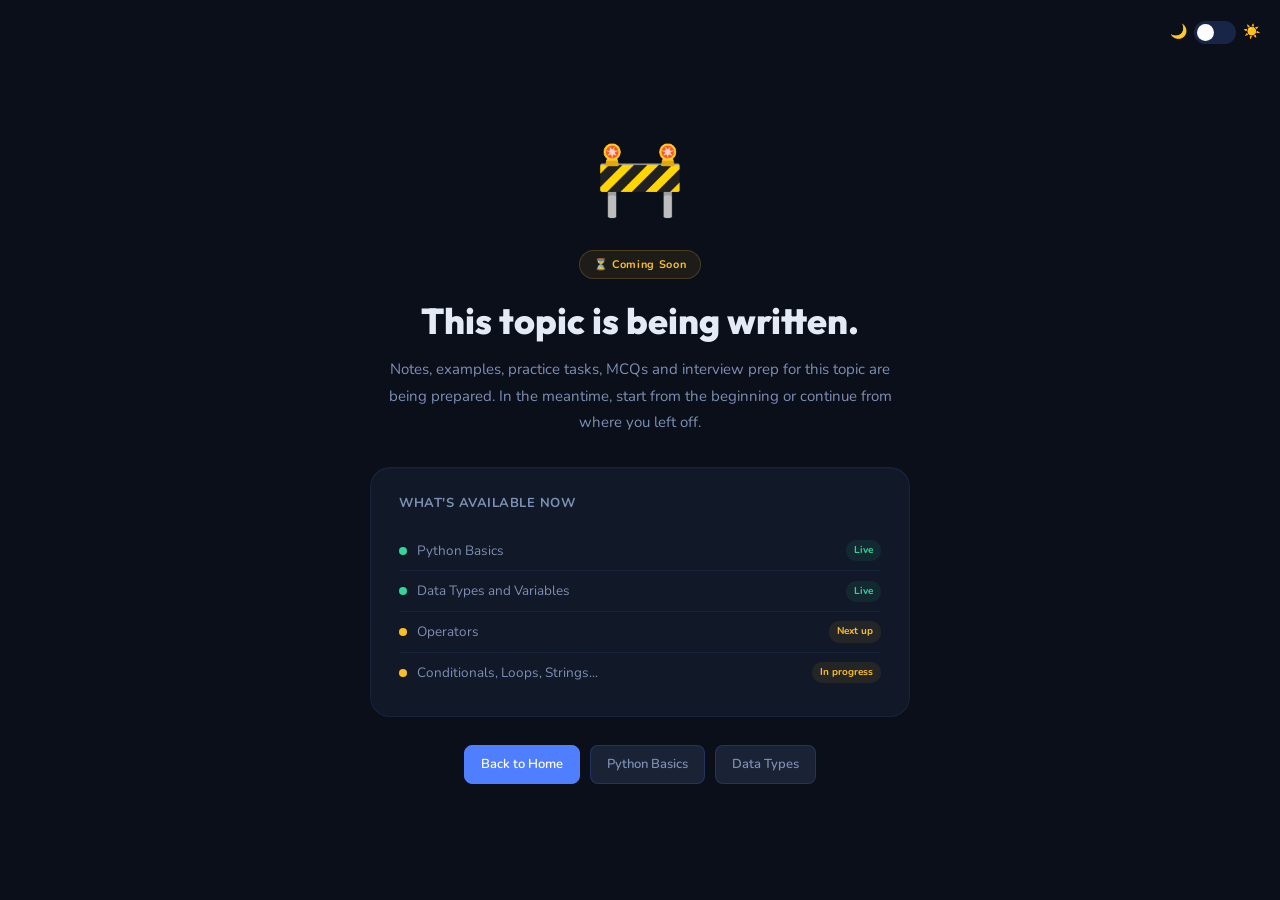
<file: topics/coming-soon.html>
<!DOCTYPE html>
<html lang="en">
<head>
  <meta charset="UTF-8" />
  <meta name="viewport" content="width=device-width, initial-scale=1.0" />
  <title>Coming Soon | PythonbyRohan</title>
  <link rel="icon" href="data:image/svg+xml,<svg xmlns='http://www.w3.org/2000/svg' viewBox='0 0 100 100'><text y='.9em' font-size='90'>🐍</text></svg>" />
  <link rel="stylesheet" href="../assets/style.css" />
  <style>
    body { display:flex; align-items:center; justify-content:center; min-height:100vh; padding:24px; }
    .wrap { max-width:540px; width:100%; text-align:center; }
    .snake { font-size:72px; display:block; margin-bottom:8px; animation:float 3s ease-in-out infinite; }
    @keyframes float { 0%,100%{transform:translateY(0)} 50%{transform:translateY(-10px)} }
    .badge-cs {
      display:inline-flex; align-items:center; gap:6px;
      background:var(--amber-bg); border:1px solid var(--amber-border);
      color:var(--amber); font-size:11px; font-weight:700;
      padding:4px 14px; border-radius:20px;
      margin-bottom:20px; letter-spacing:.06em;
    }
    .title {
      font-family:var(--font-display); font-size:clamp(24px,4vw,36px);
      font-weight:800; color:var(--text); margin-bottom:14px; line-height:1.2;
    }
    .subtitle { font-size:15px; color:var(--text2); line-height:1.75; margin-bottom:32px; }
    .progress-card {
      background:var(--card); border:1px solid var(--border);
      border-radius:var(--radius-xl); padding:24px 28px;
      margin-bottom:28px; text-align:left;
      box-shadow:inset 0 1px 0 var(--card-shine);
    }
    .progress-card-title { font-size:13px; font-weight:700; color:var(--text2); margin-bottom:16px; letter-spacing:.04em; }
    .topic-row {
      display:flex; align-items:center; gap:10px;
      padding:8px 0; border-bottom:1px solid var(--border);
      font-size:13.5px; color:var(--text2);
    }
    .topic-row:last-child { border-bottom:none; }
    .topic-row .dot { width:8px; height:8px; border-radius:50%; flex-shrink:0; }
    .dot-live   { background:var(--green); }
    .dot-soon   { background:var(--amber); }
    .topic-row .tag {
      margin-left:auto; font-size:10px; font-weight:700;
      padding:2px 8px; border-radius:10px;
    }
    .tag-live { background:var(--green-bg); color:var(--green); }
    .tag-soon { background:var(--amber-bg); color:var(--amber); }
    .actions { display:flex; gap:10px; justify-content:center; flex-wrap:wrap; }
    .theme-toggle-wrap { position:fixed; top:20px; right:20px; display:flex; align-items:center; gap:7px; }
  </style>
</head>
<body>
<script>(function(){try{if(JSON.parse(localStorage.getItem('pynotes_theme'))==='light')document.body.classList.add('light');}catch(e){}}());</script>

  <div class="theme-toggle-wrap">
    <span class="theme-icon">🌙</span>
    <button class="toggle-btn" id="themeToggle" aria-label="Toggle theme"></button>
    <span class="theme-icon">☀️</span>
  </div>

  <div class="wrap animate-fadeup">
    <span class="snake">🚧</span>
    <div class="badge-cs">⏳ Coming Soon</div>
    <div class="title">This topic is being written.</div>
    <div class="subtitle">
      Notes, examples, practice tasks, MCQs and interview prep for this topic are being prepared.
      In the meantime, start from the beginning or continue from where you left off.
    </div>

    <div class="progress-card">
      <div class="progress-card-title">WHAT'S AVAILABLE NOW</div>
      <div class="topic-row"><div class="dot dot-live"></div>Python Basics<span class="tag tag-live">Live</span></div>
      <div class="topic-row"><div class="dot dot-live"></div>Data Types and Variables<span class="tag tag-live">Live</span></div>
      <div class="topic-row"><div class="dot dot-soon"></div>Operators<span class="tag tag-soon">Next up</span></div>
      <div class="topic-row"><div class="dot dot-soon"></div>Conditionals, Loops, Strings...<span class="tag tag-soon">In progress</span></div>
    </div>

    <div class="actions">
      <a href="../index.html" class="btn btn-primary">Back to Home</a>
      <a href="python-basics.html" class="btn">Python Basics</a>
      <a href="data-types.html" class="btn">Data Types</a>
    </div>
  </div>

<script src="../assets/app.js"></script>
</body>
</html>
</file>
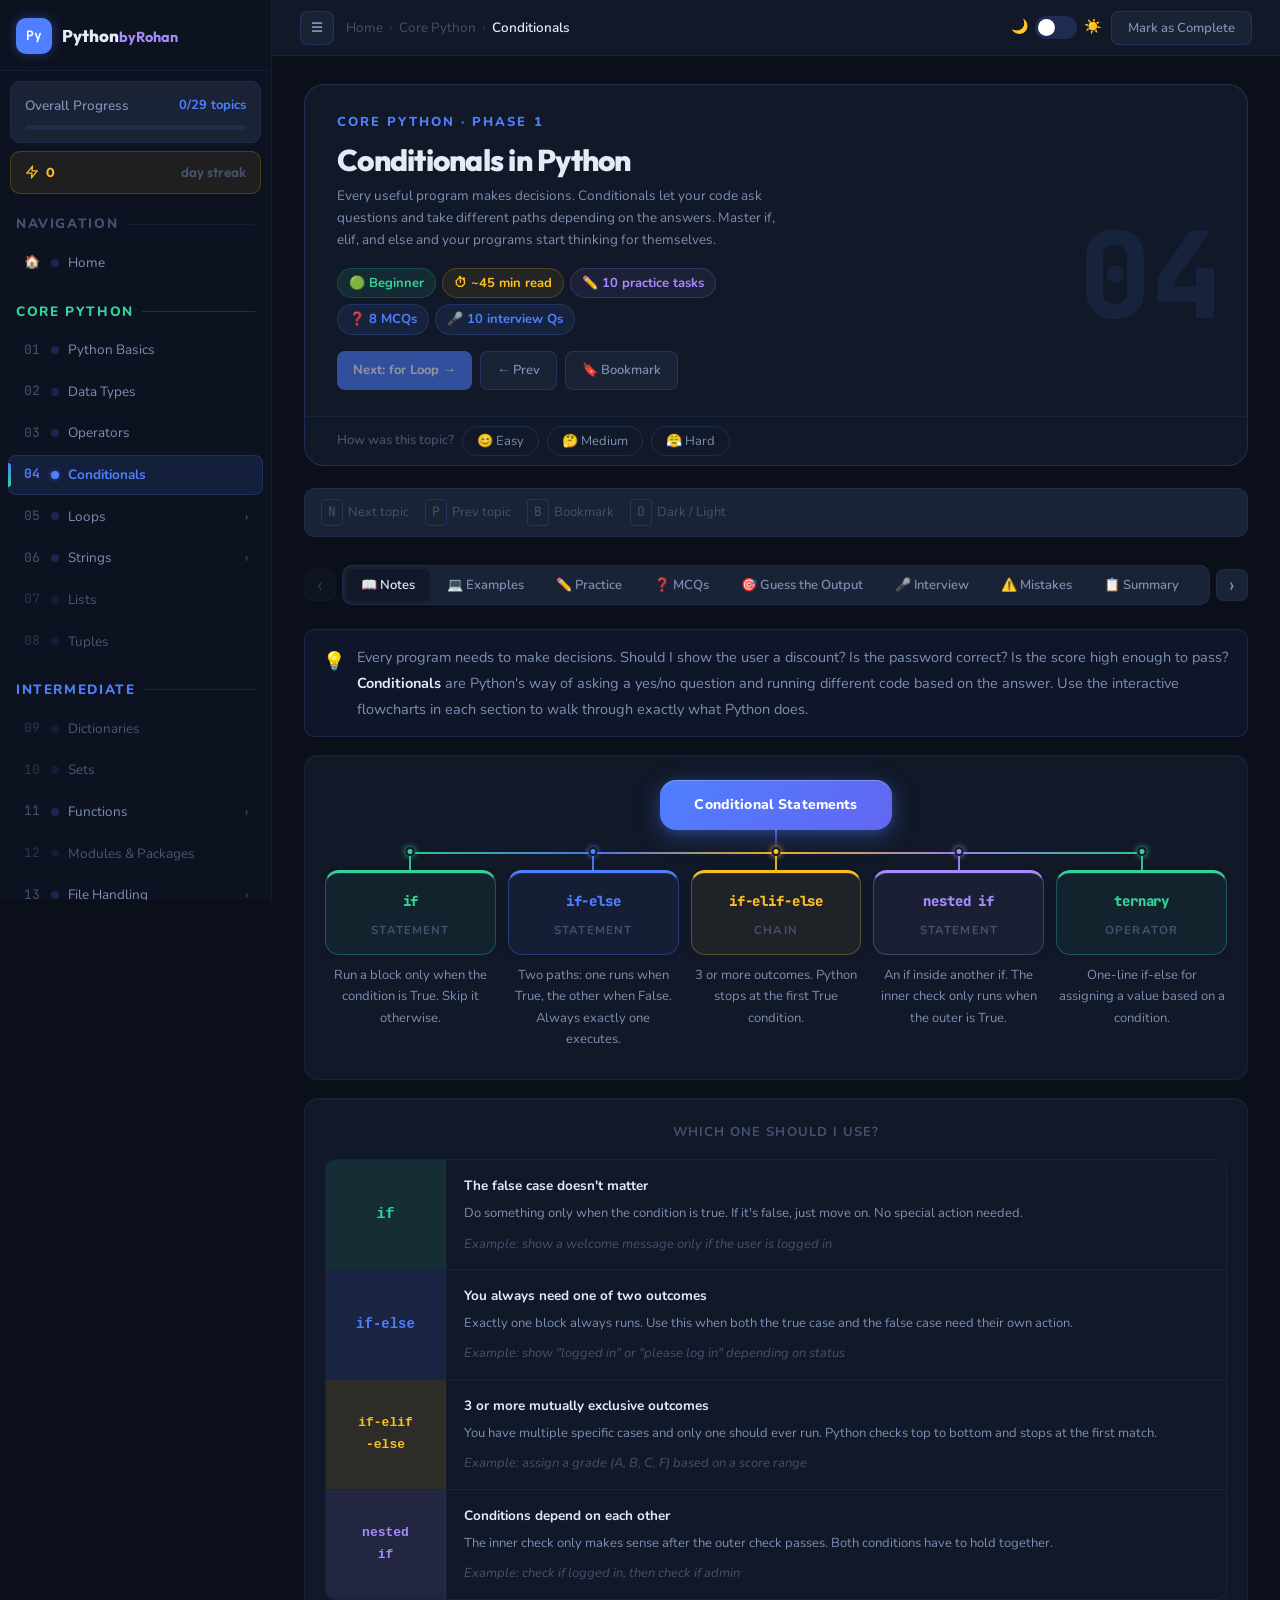
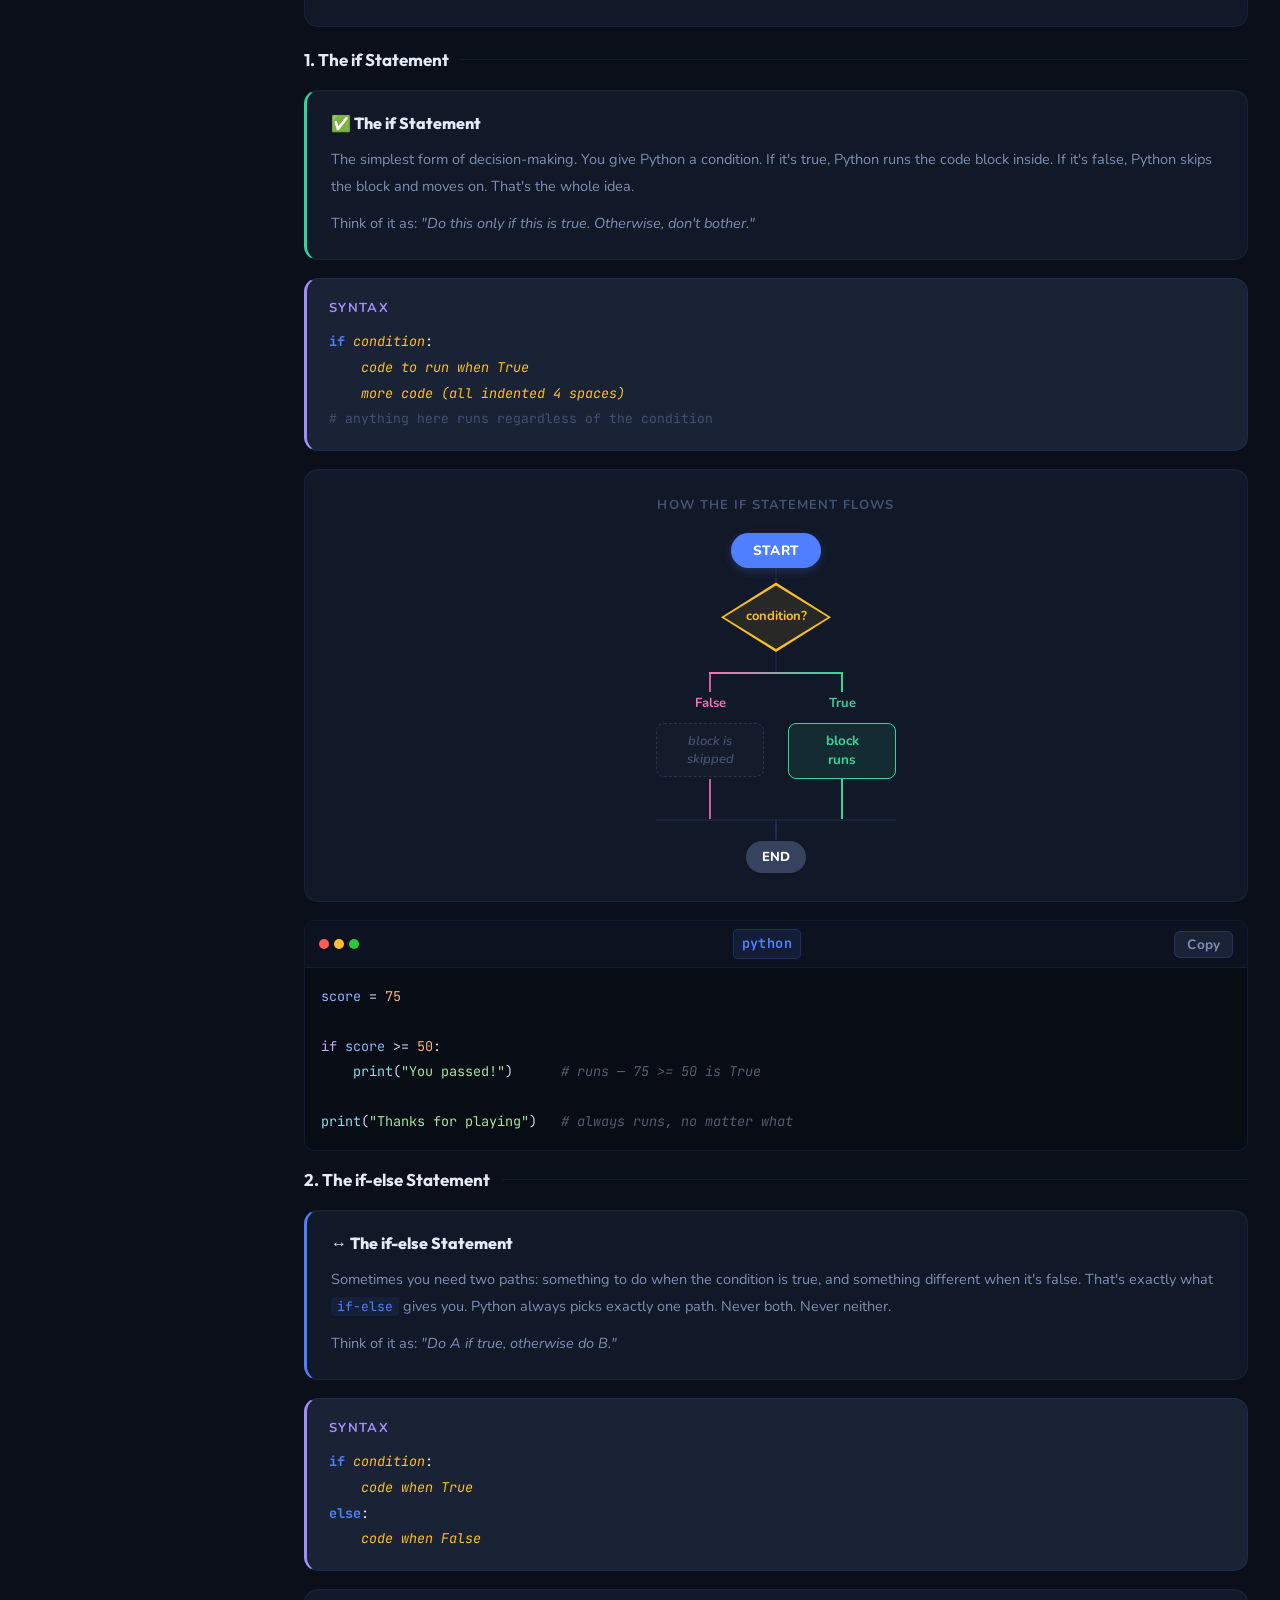
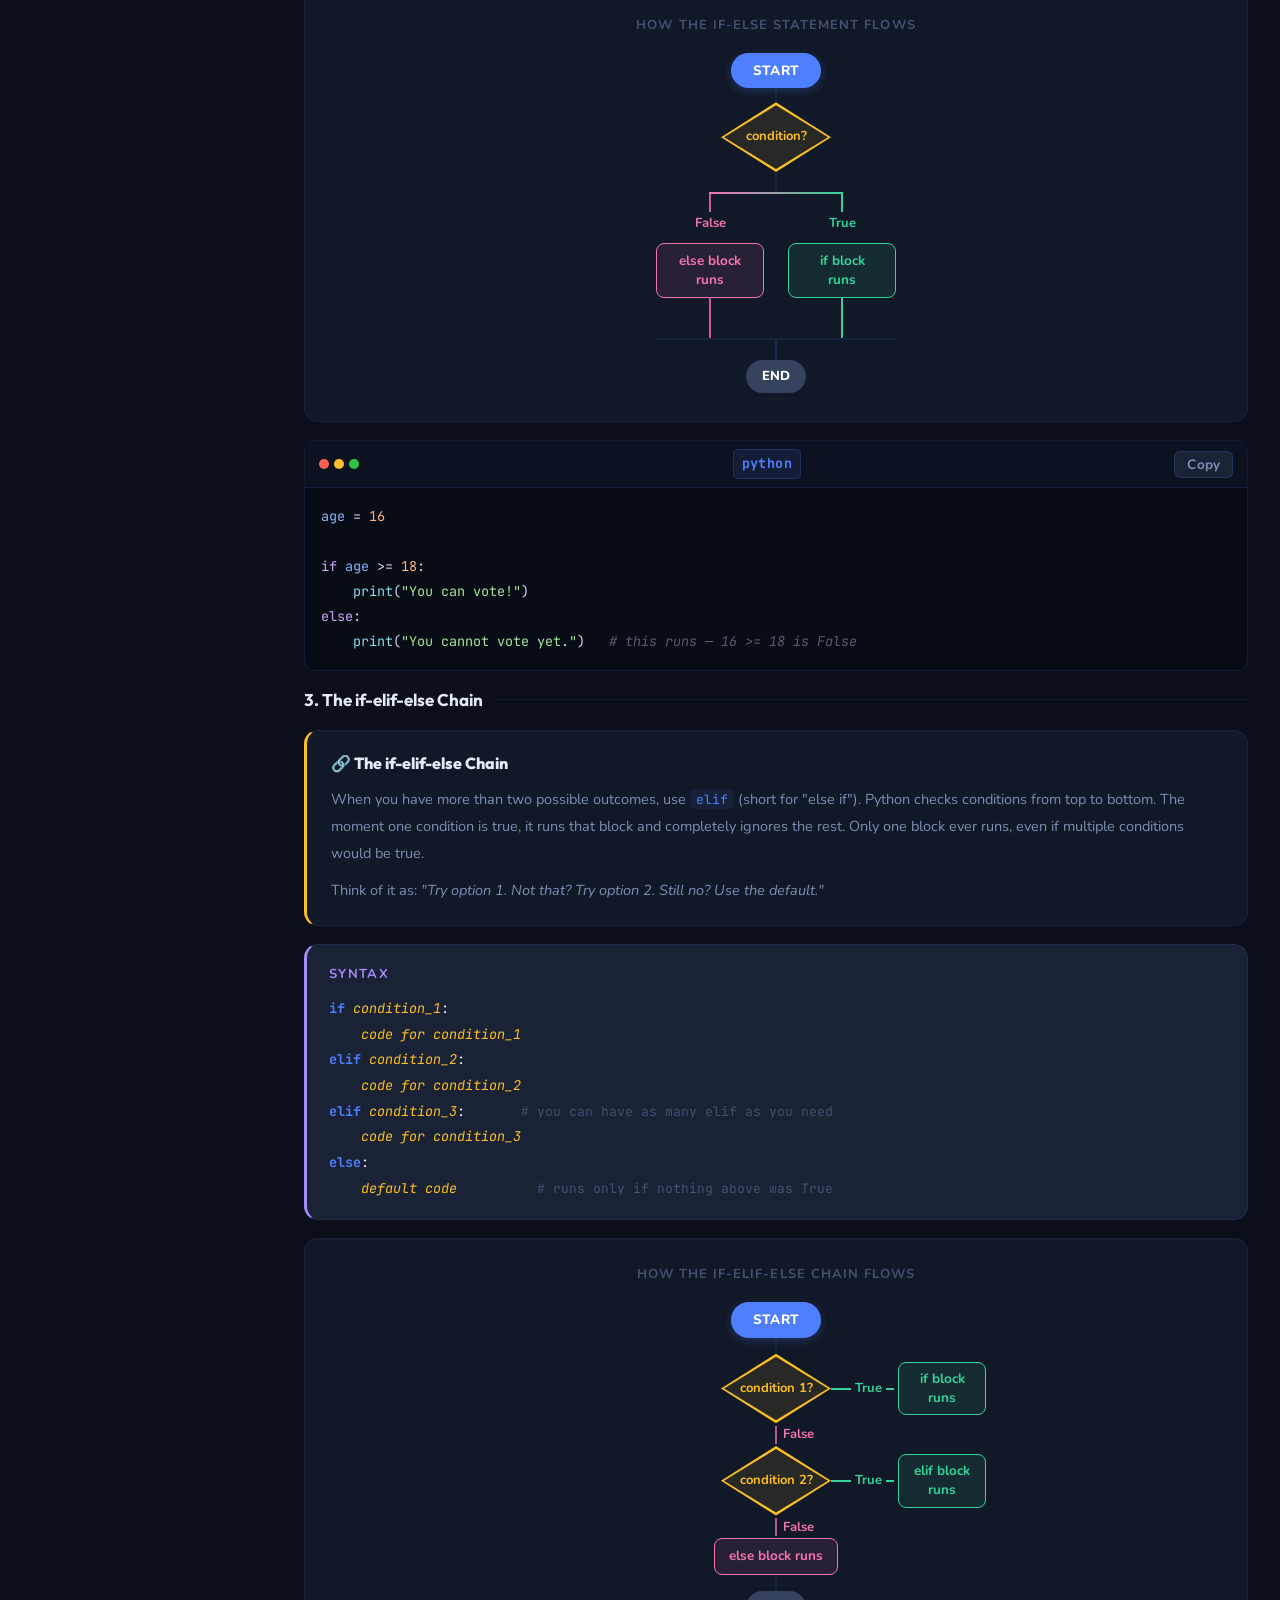
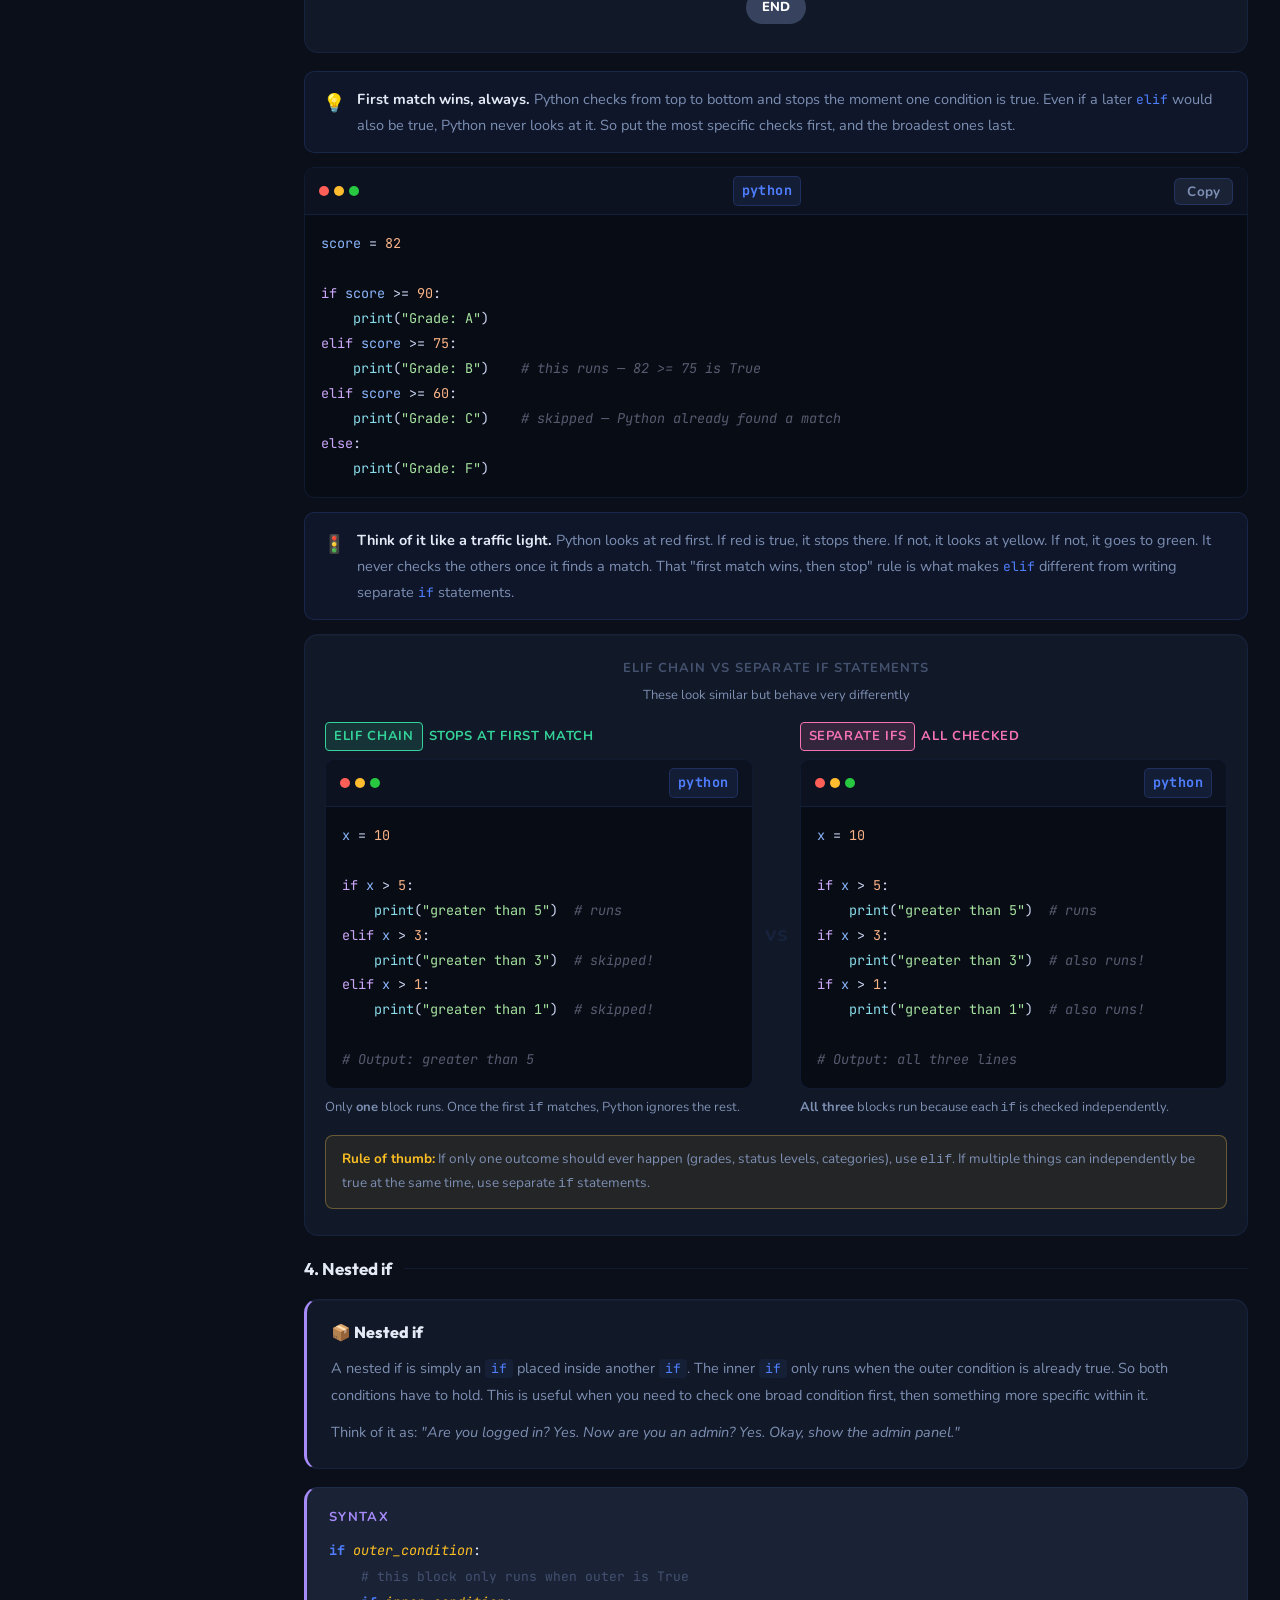
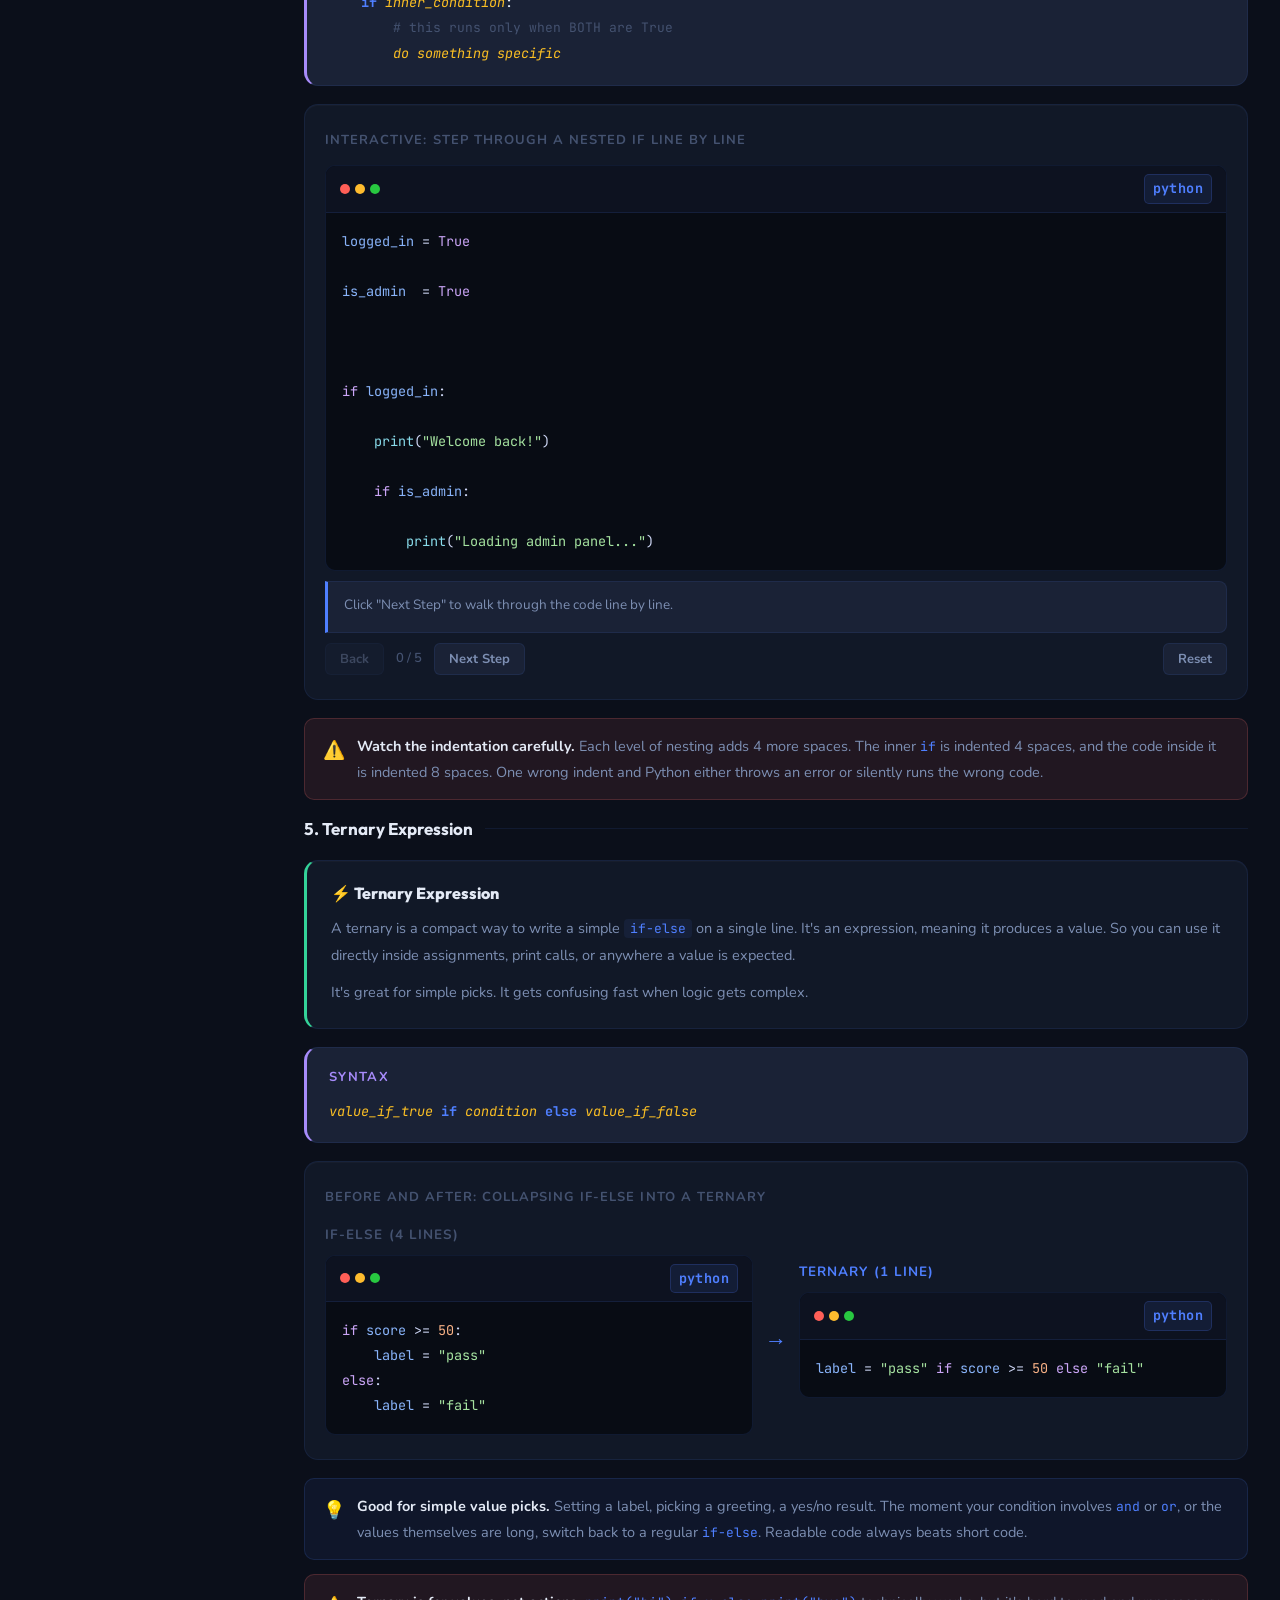
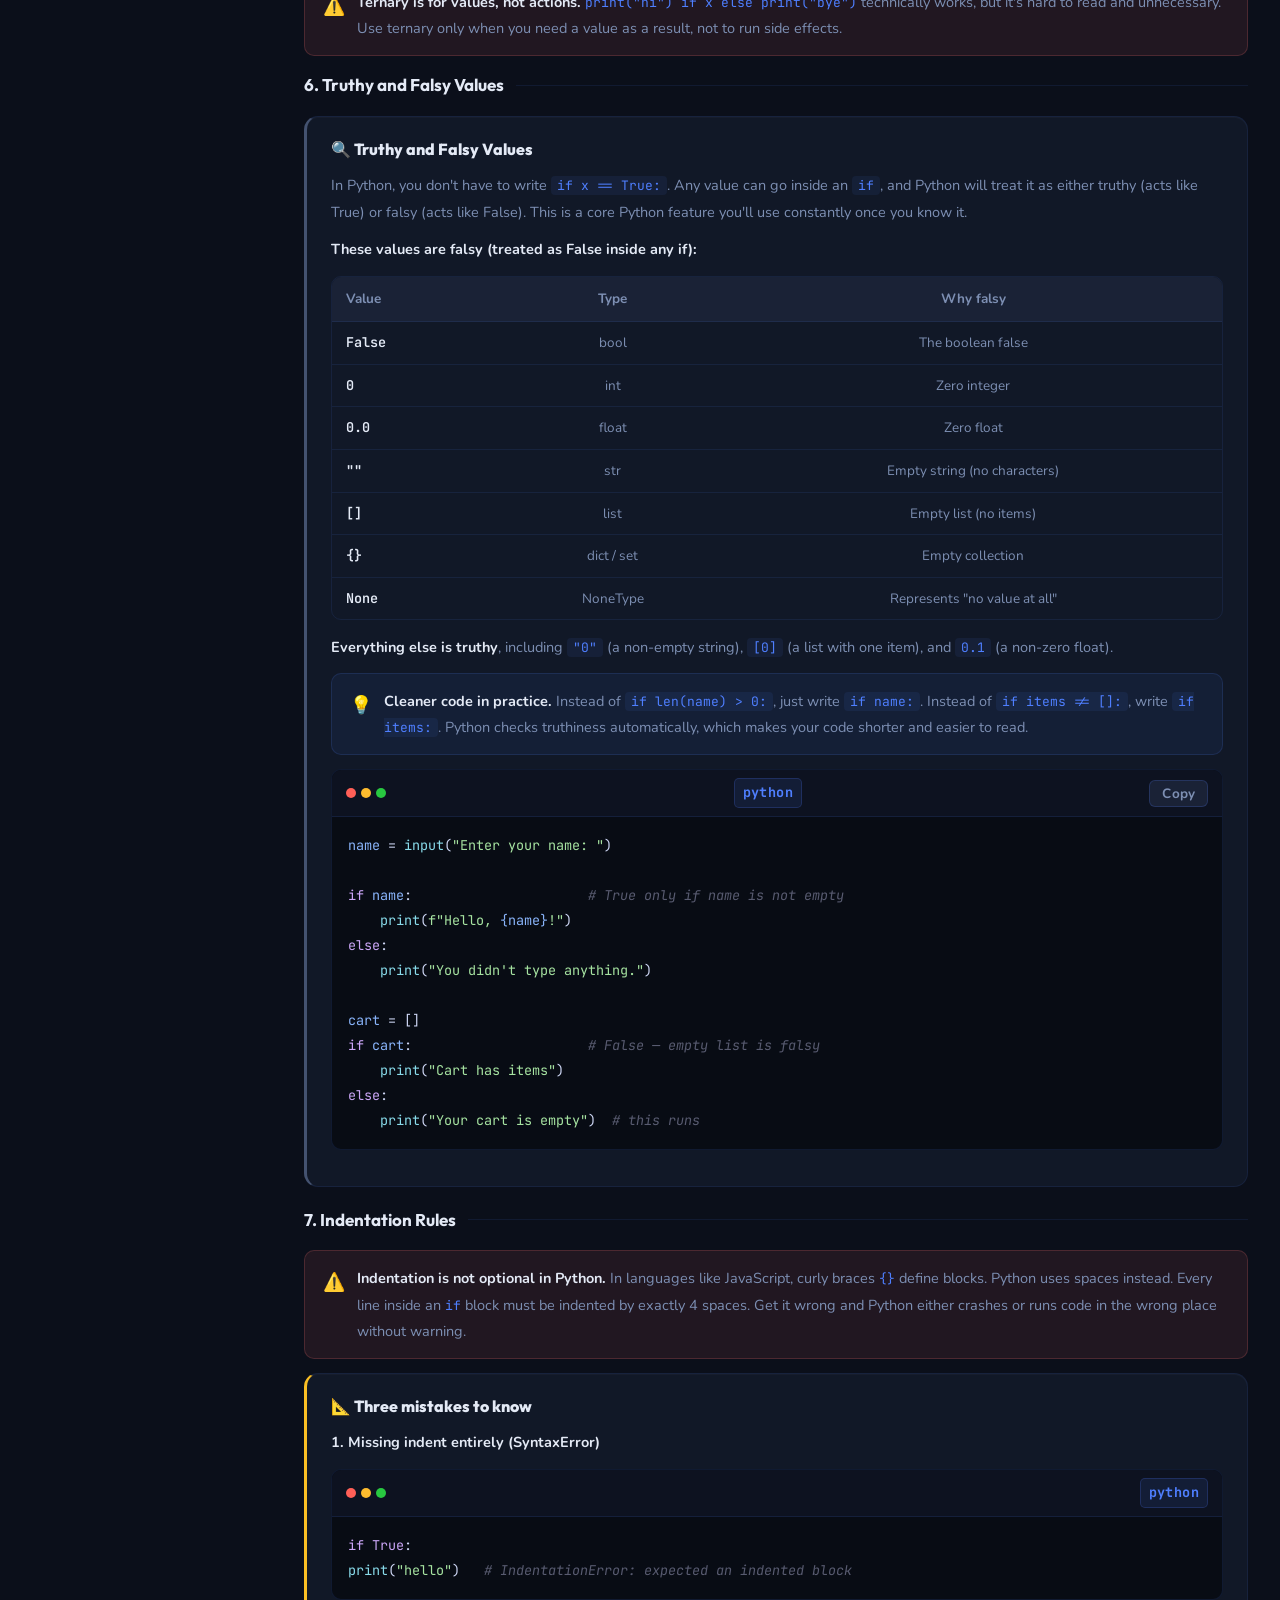
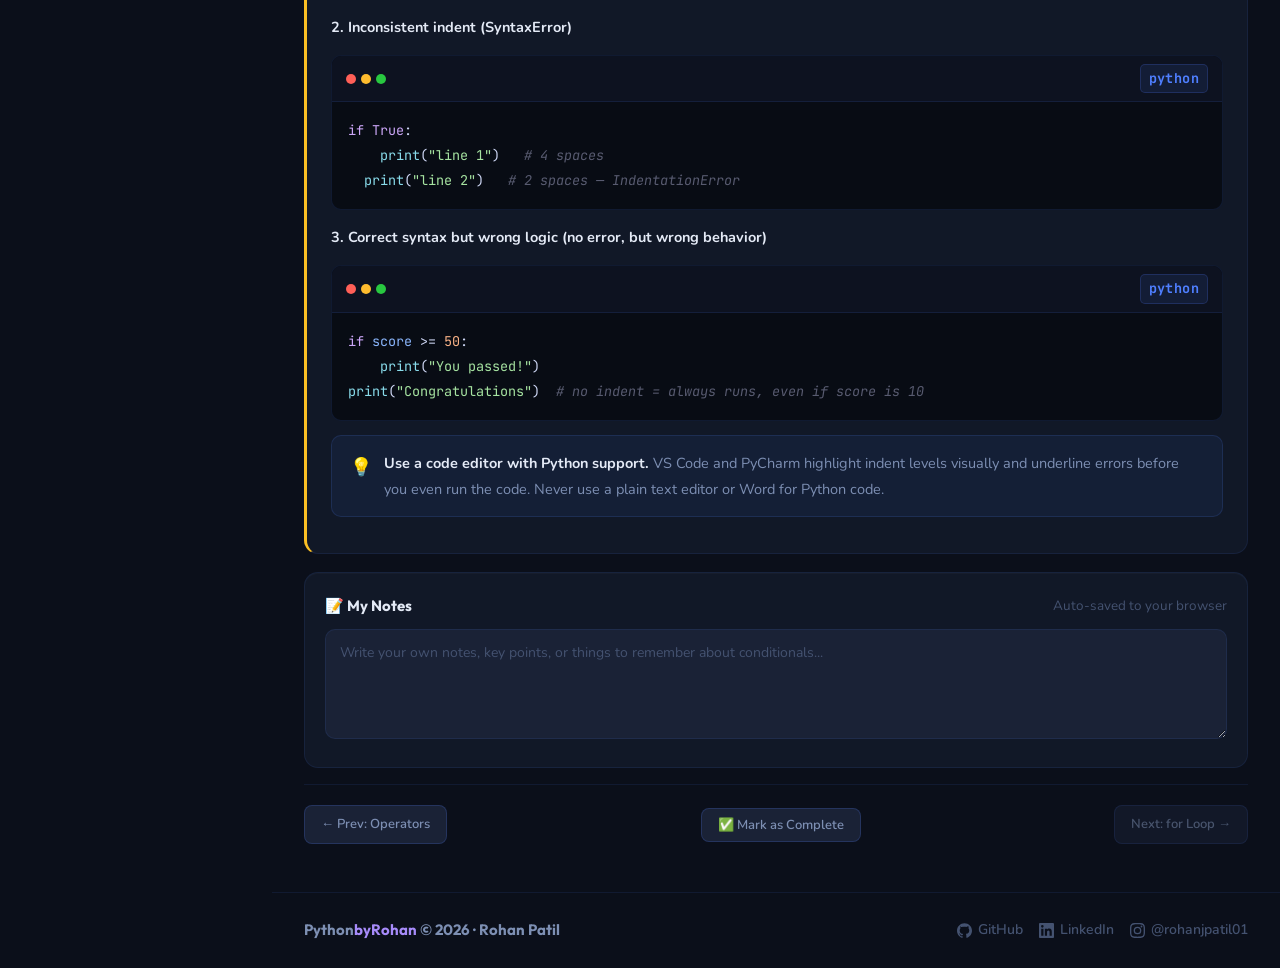
<file: topics/conditionals.html>
<!DOCTYPE html>
<html lang="en">
<head>
  <meta charset="UTF-8" />
  <meta name="viewport" content="width=device-width, initial-scale=1.0" />
  <title>Conditionals | PythonbyRohan</title>
  <meta name="description" content="Learn Python conditionals: if, if-else, if-elif-else, nested if, and ternary expressions with flowcharts and examples." />
  <link rel="icon" href="data:image/svg+xml,<svg xmlns='http://www.w3.org/2000/svg' viewBox='0 0 100 100'><text y='.9em' font-size='90'>🐍</text></svg>" />
  <link rel="stylesheet" href="../assets/style.css" />
  <style>
    /* Topic header */
    .topic-header{background:var(--card);border:1px solid rgba(79,127,255,.22);border-radius:var(--radius-xl);margin-bottom:22px;position:relative;overflow:hidden;box-shadow:inset 0 1px 0 var(--card-shine);display:flex;flex-direction:column}
    .topic-diff-row{border-top:1px solid var(--border);padding:9px 32px;display:flex;align-items:center;gap:8px;flex-wrap:wrap;position:relative;z-index:2}
    .topic-bg-num{position:absolute;right:24px;top:50%;transform:translateY(-50%);font-size:120px;font-weight:900;color:rgba(79,127,255,.1);line-height:1;font-family:var(--font-mono);pointer-events:none;user-select:none;z-index:1}
    body.light .topic-bg-num{color:rgba(79,127,255,.13)}
    .topic-header-body{padding:26px 32px;position:relative;z-index:2;max-width:520px}
    .topic-phase{font-size:13px;font-weight:800;letter-spacing:.16em;text-transform:uppercase;color:var(--accent);margin-bottom:10px}
    .topic-title{font-family:var(--font-display);font-size:clamp(22px,2.8vw,30px);font-weight:800;line-height:1.1;color:var(--text);letter-spacing:-0.025em;margin-bottom:8px}
    .topic-desc{font-size:13.5px;color:var(--text2);line-height:1.65;margin-bottom:16px}
    .topic-meta{display:flex;gap:6px;flex-wrap:wrap;margin-bottom:16px}
    .meta-chip{display:inline-flex;align-items:center;font-size:13px;font-weight:700;padding:3px 11px;border-radius:20px}
    .meta-chip.green{color:var(--green);background:rgba(52,211,153,.1);border:1px solid rgba(52,211,153,.2)}
    .meta-chip.amber{color:var(--amber);background:rgba(251,191,36,.08);border:1px solid rgba(251,191,36,.2)}
    .meta-chip.purple{color:var(--purple);background:rgba(167,139,250,.08);border:1px solid rgba(167,139,250,.2)}
    .meta-chip.blue{color:var(--accent);background:rgba(79,127,255,.1);border:1px solid rgba(79,127,255,.2)}
    .topic-actions{display:flex;gap:8px;flex-wrap:wrap}
    .topic-footer-btn{font-size:13px;font-weight:700;padding:7px 16px;border-radius:8px;background:var(--accent);color:#fff!important;border:none;cursor:pointer;text-decoration:none;display:inline-flex;align-items:center;transition:background .15s}
    .topic-footer-btn:hover{background:var(--accent-hover,#3d6dee)}
    /* Layout boxes */
    .cbox{background:var(--card);border:1px solid var(--border);border-left:3px solid var(--accent);border-radius:var(--radius-lg);padding:22px 24px;margin-bottom:18px;box-shadow:inset 0 1px 0 var(--card-shine)}
    .cbox.green{border-left-color:var(--green)}
    .cbox.amber{border-left-color:var(--amber)}
    .cbox.purple{border-left-color:var(--purple)}
    .cbox.pink{border-left-color:var(--accent4)}
    .cbox.teal{border-left-color:var(--accent2)}
    .cbox.dim{border-left-color:var(--text3)}
    .cbox h3{font-family:var(--font-display);font-size:16px;font-weight:800;color:var(--text);margin-bottom:12px;display:flex;align-items:center;gap:8px;line-height:1.3}
    .cbox p{font-size:14.5px;color:var(--text2);line-height:1.85;margin-bottom:10px}
    .cbox p:last-child{margin-bottom:0}
    .cbox ul,.cbox ol{padding-left:20px;color:var(--text2);font-size:14.5px;line-height:2.1}
    .cbox li{margin-bottom:2px}
    .cbox strong{color:var(--text)}
    .cbox code{font-family:var(--font-mono);font-size:13px;color:var(--accent);background:rgba(79,127,255,.08);padding:1px 6px;border-radius:4px}
    /* Diagram wrapper */
    .diagram-wrap{background:var(--card);border:1px solid var(--border);border-radius:var(--radius-lg);padding:24px 20px;margin-bottom:18px;overflow-x:auto;box-shadow:inset 0 1px 0 var(--card-shine)}
    /* Syntax box */
    .syntax-box{background:var(--bg3);border:1px solid var(--border);border-left:3px solid var(--purple);border-radius:var(--radius-lg);padding:18px 22px;margin-bottom:18px}
    .syntax-box-label{font-size:13px;font-weight:700;letter-spacing:.1em;text-transform:uppercase;color:var(--purple);margin-bottom:10px}
    .syntax-box pre{font-family:var(--font-mono);font-size:13.5px;color:var(--text);line-height:1.9;margin:0;white-space:pre;font-variant-ligatures:none}
    pre{font-variant-ligatures:none}
    .syntax-kw{color:var(--accent);font-weight:700}
    .syntax-ph{color:var(--amber);font-style:italic}
    .syntax-cm{color:var(--text3);font-size:13px}
    /* Tables */
    .table-wrap{overflow-x:auto;margin:14px 0;border-radius:var(--radius);border:1px solid var(--border)}
    .data-table{width:100%;border-collapse:collapse;font-size:13.5px;font-family:var(--font-body)}
    .data-table th{background:var(--bg3);color:var(--text2);font-weight:700;padding:10px 14px;text-align:center;border-bottom:1px solid var(--border);white-space:nowrap}
    .data-table th:first-child{text-align:left}
    .data-table td{padding:9px 14px;text-align:center;border-bottom:1px solid var(--border);color:var(--text2)}
    .data-table td:first-child{text-align:left;font-weight:600;color:var(--text);font-family:var(--font-mono);font-size:13.5px;font-variant-ligatures:none}
    .data-table tr:last-child td{border-bottom:none}
    .data-table tr:hover td{background:var(--bg3)}
    /* Practice — shared styles in style.css */
    /* Mistake tab enhancements */
    .mistake-num{width:26px;height:26px;border-radius:50%;background:var(--red);color:#fff;font-size:13px;font-weight:800;display:flex;align-items:center;justify-content:center;flex-shrink:0}
    .err-badge{font-size:13px;font-weight:700;letter-spacing:.05em;padding:2px 9px;border-radius:4px;flex-shrink:0;white-space:nowrap}
    .err-syntax{background:rgba(239,68,68,.13);color:var(--red)}
    .err-logic{background:rgba(245,158,11,.13);color:var(--amber)}
    .wrong-mark{background:rgba(239,68,68,.28);border-radius:2px;outline:1.5px dashed rgba(239,68,68,.7);padding:0 2px;font-style:normal}
    .fix-mark{background:rgba(52,211,153,.22);border-radius:2px;outline:1.5px solid rgba(52,211,153,.6);padding:0 2px;font-style:normal}
    .error-box{margin-top:7px;padding:9px 14px;background:rgba(239,68,68,.06);border:1px solid rgba(239,68,68,.2);border-radius:6px}
    .error-box-label{font-size:13px;font-weight:800;text-transform:uppercase;letter-spacing:.08em;color:var(--red);margin-bottom:4px;opacity:.85}
    .error-box pre{font-family:var(--font-mono);font-size:13px;color:var(--red);margin:0;white-space:pre-wrap;font-variant-ligatures:none;line-height:1.6}
    .logic-box{margin-top:7px;padding:9px 14px;background:rgba(245,158,11,.06);border:1px solid rgba(245,158,11,.2);border-radius:6px}
    .logic-box-label{font-size:13px;font-weight:800;text-transform:uppercase;letter-spacing:.08em;color:var(--amber);margin-bottom:4px;opacity:.85}
    .logic-box pre{font-family:var(--font-mono);font-size:13px;color:var(--amber);margin:0;white-space:pre-wrap;font-variant-ligatures:none;line-height:1.6}
    .mistake-memory{margin-top:12px;padding:13px 16px;background:rgba(139,92,246,.07);border:1px solid rgba(139,92,246,.22);border-radius:8px}
    .mistake-memory-label{font-size:13px;font-weight:800;letter-spacing:.1em;text-transform:uppercase;color:var(--purple);margin-bottom:5px;display:flex;align-items:center;gap:5px}
    .mistake-memory-text{font-size:13.5px;color:var(--text2);line-height:1.75}
    .mistake-intro{font-size:14px;color:var(--text2);line-height:1.85;margin-bottom:14px}
    .mistake-intro strong{color:var(--text)}
    .mistake-code-pair{display:grid;grid-template-columns:1fr 1fr;gap:12px;margin-bottom:16px}
    .mistake-code-label{font-size:13px;font-weight:800;letter-spacing:.09em;text-transform:uppercase;padding:5px 12px;border-radius:6px 6px 0 0;display:inline-block;margin-bottom:-2px}
    .mistake-code-label.wrong{background:rgba(239,68,68,.15);color:var(--red)}
    .mistake-code-label.right{background:rgba(52,211,153,.15);color:var(--green)}
    .mistake-code-wrong .code-block{border-top:2px solid var(--red);border-radius:0 var(--radius-lg) var(--radius-lg) var(--radius-lg)}
    .mistake-code-right .code-block{border-top:2px solid var(--green);border-radius:0 var(--radius-lg) var(--radius-lg) var(--radius-lg)}
    .mistake-key-rule{margin-top:4px;padding:14px 18px;background:rgba(245,158,11,.07);border:1.5px solid rgba(245,158,11,.35);border-radius:10px;animation:rule-glow 2.5s ease-in-out infinite alternate}
    .mistake-key-rule-label{font-size:13px;font-weight:800;letter-spacing:.1em;text-transform:uppercase;color:var(--amber);margin-bottom:7px;display:flex;align-items:center;gap:6px}
    .mistake-key-rule-text{font-size:13.5px;color:var(--text);font-weight:600;line-height:1.7}
    .mistake-why{margin-top:14px;margin-bottom:14px;padding:10px 14px;background:var(--bg3);border-left:3px solid var(--accent);border-radius:0 7px 7px 0;font-size:13px;color:var(--text2);line-height:1.7}
    .mistake-why strong{color:var(--text)}
    @keyframes rule-glow{from{box-shadow:0 0 0 0 rgba(245,158,11,0)}to{box-shadow:0 0 14px 0 rgba(245,158,11,.18)}}
    @media(max-width:640px){.mistake-code-pair{grid-template-columns:1fr}}
    /* GTO */
    .gto-card{background:var(--card);border:1px solid var(--border);border-radius:var(--radius-lg);padding:20px 22px;margin-bottom:14px;box-shadow:inset 0 1px 0 var(--card-shine)}
    .gto-header{display:flex;align-items:center;justify-content:space-between;margin-bottom:12px}
    .gto-title{font-family:var(--font-display);font-size:14px;font-weight:700;color:var(--text)}
    .gto-reveal-btn{font-size:13px;font-weight:700;font-family:var(--font-body);color:var(--accent);background:rgba(79,127,255,.1);border:1px solid rgba(79,127,255,.25);border-radius:6px;padding:5px 14px;cursor:pointer;transition:background .2s}
    .gto-reveal-btn:hover{background:rgba(79,127,255,.2)}
    .gto-answer{margin-top:12px;padding:12px 16px;background:var(--bg3);border-radius:8px;border-left:3px solid var(--green);display:none}
    .gto-answer.visible{display:block}
    .gto-answer-label{font-size:13.5px;font-weight:700;letter-spacing:.08em;text-transform:uppercase;color:var(--green);margin-bottom:6px}
    .gto-output{font-family:var(--font-mono);font-size:13.5px;color:var(--text);white-space:pre;line-height:1.7}
    .gto-explain{font-size:13px;color:var(--text2);line-height:1.7;margin-top:8px;padding-top:8px;border-top:1px solid var(--border)}
    /* Summary — shared styles in style.css */
    /* Scenario panels */
    .scenario-grid{display:grid;grid-template-columns:1fr 1fr;gap:12px;margin-bottom:16px}
    .scenario-card{border:1px solid var(--border);border-radius:var(--radius-lg);overflow:hidden}
    .scenario-label{font-size:13px;font-weight:800;letter-spacing:.1em;text-transform:uppercase;padding:9px 14px;border-bottom:1px solid var(--border)}
    .scenario-true .scenario-label{color:var(--green);background:rgba(52,211,153,.06)}
    .scenario-false .scenario-label{color:var(--red);background:rgba(248,113,113,.06)}
    .hl-run{background:rgba(52,211,153,.11);display:block;margin:0 -1rem;padding:0 1rem}
    .hl-skip{display:block;margin:0 -1rem;padding:0 1rem;opacity:.38;text-decoration:line-through}
    .hl-check{display:block;margin:0 -1rem;padding:0 1rem;background:rgba(79,127,255,.08)}
    /* Execution tracer */
    .tracer-wrap{background:var(--bg3);border:1px solid var(--border);border-radius:var(--radius-lg);padding:14px 16px;margin-bottom:18px}
    .tracer-header-label{font-size:13px;font-weight:800;letter-spacing:.1em;text-transform:uppercase;color:var(--text3);margin-bottom:10px}
    .tracer-row{display:flex;align-items:center;gap:8px;flex-wrap:wrap}
    .tracer-var{font-size:13px;font-family:var(--font-mono);color:var(--text2);font-weight:600}
    .tracer-input{width:72px;padding:5px 8px;border:1px solid var(--border);border-radius:6px;background:var(--card);color:var(--text);font-size:13px;font-family:var(--font-mono)}
    .tracer-btn{font-size:13px;font-weight:700;padding:6px 14px;border-radius:6px;background:var(--accent);color:#fff;border:none;cursor:pointer;font-family:var(--font-body);transition:opacity .2s}
    .tracer-btn:hover{opacity:.85}
    .tracer-output{margin-top:12px;display:none}
    .tracer-output.show{display:block}
    .tracer-step{display:flex;align-items:flex-start;gap:9px;padding:7px 0;border-bottom:1px solid var(--border);font-size:13px;color:var(--text2);line-height:1.55}
    .tracer-step:last-child{border-bottom:none}
    .tracer-step code{font-family:var(--font-mono);font-size:13px;color:var(--accent);background:rgba(79,127,255,.09);padding:1px 5px;border-radius:3px;font-variant-ligatures:none}
    .tracer-num{min-width:20px;height:20px;border-radius:50%;background:var(--bg2);border:1px solid var(--border);font-size:13px;font-weight:700;color:var(--text3);display:flex;align-items:center;justify-content:center;flex-shrink:0;margin-top:2px}
    .step-check .tracer-num{background:rgba(79,127,255,.1);color:var(--accent);border-color:rgba(79,127,255,.3)}
    .step-true  .tracer-num{background:rgba(52,211,153,.1);color:var(--green);border-color:rgba(52,211,153,.3)}
    .step-false .tracer-num{background:rgba(248,113,113,.1);color:var(--red);border-color:rgba(248,113,113,.3)}
    .step-run   .tracer-num{background:rgba(79,127,255,.1);color:var(--accent);border-color:rgba(79,127,255,.3)}
    .step-done  .tracer-num{background:rgba(52,211,153,.1);color:var(--green);border-color:rgba(52,211,153,.3)}
    /* Code line stepper (nested if) */
    .code-step-line{display:block;transition:background .3s ease}
    .code-step-line.hl{background:rgba(79,127,255,.13);border-radius:3px;padding:0 5px;margin:0 -5px}
    /* Nested stepper controls */
    .flow-controls{display:flex;align-items:center;gap:8px;margin-top:10px;flex-wrap:wrap}
    .flow-btn{font-size:13px;font-weight:700;padding:6px 14px;border-radius:6px;border:1px solid var(--border);background:var(--bg3);color:var(--text2);cursor:pointer;transition:background .2s,color .2s;font-family:var(--font-body)}
    .flow-btn:hover:not(:disabled){background:var(--accent);color:#fff;border-color:var(--accent)}
    .flow-btn:disabled{opacity:.4;cursor:default}
    .flow-step-label{font-size:13px;color:var(--text3);font-weight:600;margin:0 4px}
    .flow-desc-box{background:var(--bg3);border:1px solid var(--border);border-left:3px solid var(--accent);border-radius:0 8px 8px 0;padding:12px 16px;font-size:13.5px;color:var(--text2);line-height:1.7;margin-top:10px;min-height:52px;transition:all .3s ease}
    .ternary-grid{display:grid;grid-template-columns:1fr auto 1fr;gap:12px;align-items:center}
    @media(max-width:580px){.ternary-grid{grid-template-columns:1fr}}
    @media(max-width:560px){.scenario-grid{grid-template-columns:1fr}}
    /* Nav */
    .topic-nav{display:flex;justify-content:space-between;align-items:center;padding:20px 0;margin-top:16px;border-top:1px solid var(--border);flex-wrap:wrap;gap:10px}
    .example-header{display:flex;align-items:center;justify-content:space-between;margin-bottom:10px}
    .example-title{font-family:var(--font-display);font-size:15px;font-weight:700;color:var(--text)}
    /* Overview tree */
    .ov-tree{text-align:center}
    .ov-root{display:inline-flex;align-items:center;background:linear-gradient(135deg,#4f7fff,#6366f1);color:#fff;padding:13px 34px;border-radius:16px;font-size:14px;font-weight:800;position:relative;box-shadow:0 6px 24px rgba(79,127,255,.35),0 2px 8px rgba(79,127,255,.2),inset 0 1px 0 rgba(255,255,255,.25);letter-spacing:.01em}
    .ov-root::after{content:'';position:absolute;bottom:-22px;left:50%;transform:translateX(-50%);width:2px;height:22px;background:linear-gradient(to bottom,#6366f1,transparent)}
    .ov-branches{display:grid;grid-template-columns:repeat(5,1fr);gap:12px;margin-top:40px;position:relative}
    .ov-branch{display:flex;flex-direction:column;align-items:center;position:relative}
    /* Colored gradient bus line */
    .ov-branches::before{content:'';position:absolute;top:-18px;left:10%;right:10%;height:2px;background:linear-gradient(to right,var(--green) 0%,var(--accent) 25%,var(--amber) 50%,var(--purple) 75%,var(--accent2) 100%);border-radius:2px;opacity:.9}
    /* Colored vertical branch line */
    .ov-branch::before{content:'';position:absolute;top:-18px;left:50%;transform:translateX(-50%);width:2px;height:18px;background:var(--ov-color,var(--border));opacity:.9}
    /* Colored dot at junction */
    .ov-branch::after{content:'';position:absolute;top:-23px;left:50%;transform:translateX(-50%);width:9px;height:9px;border-radius:50%;background:var(--ov-color,var(--border));border:2px solid var(--card);z-index:1;box-shadow:0 0 6px var(--ov-color)}
    /* Card: tinted background + stronger border top */
    .ov-card{background:color-mix(in srgb,var(--ov-color,var(--accent)) 6%,var(--card));border:1px solid color-mix(in srgb,var(--ov-color,var(--border)) 25%,var(--border));border-top:3px solid var(--ov-color,var(--border));border-radius:14px;padding:16px 12px 14px;text-align:center;width:100%;box-shadow:inset 0 1px 0 rgba(255,255,255,.07),0 2px 8px rgba(0,0,0,.06);transition:transform .2s ease,box-shadow .2s ease,background .2s ease}
    .ov-card:hover{transform:translateY(-5px);box-shadow:0 10px 28px color-mix(in srgb,var(--ov-color,var(--accent)) 20%,transparent),inset 0 1px 0 rgba(255,255,255,.1);background:color-mix(in srgb,var(--ov-color,var(--accent)) 12%,var(--card))}
    .ov-kw{font-family:var(--font-mono);font-size:14px;font-weight:800;display:block;font-variant-ligatures:none;letter-spacing:-.01em;margin-bottom:6px}
    .ov-type{display:block;font-size:11.5px;font-weight:700;text-transform:uppercase;letter-spacing:.1em;color:var(--text3);margin-top:4px}
    .ov-desc{font-size:13px;color:var(--text2);line-height:1.65;margin-top:10px;text-align:center;padding:0 2px}
    @media(max-width:680px){.ov-branches{grid-template-columns:repeat(2,1fr)}.ov-branches::before,.ov-branch::before,.ov-branch::after{display:none}.ov-branches .ov-branch:last-child{grid-column:1/-1}}
    /* Cheat sheet — shared styles in style.css */
    /* ── HTML Flowcharts (fct) ── */
    .fct{display:flex;flex-direction:column;align-items:center;max-width:340px;margin:0 auto}
    .fct-oval{border-radius:50px;padding:6px 22px;font-size:13.5px;font-weight:800;letter-spacing:.02em}
    .fct-start{background:var(--accent);color:#fff;box-shadow:0 3px 10px color-mix(in srgb,var(--accent) 25%,transparent)}
    .fct-end{background:color-mix(in srgb,var(--text3) 75%,transparent);color:#fff;font-size:13px;padding:5px 16px}
    /* Diamond decision: clip-path with layered pseudo-elements for border */
    .fct-decision{position:relative;isolation:isolate;display:inline-flex;align-items:center;justify-content:center;padding:26px 18px;font-size:13px;font-weight:700;color:var(--amber);text-align:center;line-height:1.35;min-width:110px}
    .fct-decision::before{content:'';position:absolute;inset:0;clip-path:polygon(50% 0%,100% 50%,50% 100%,0% 50%);background:var(--amber);z-index:-2}
    .fct-decision::after{content:'';position:absolute;inset:3px;clip-path:polygon(50% 0%,100% 50%,50% 100%,0% 50%);background:color-mix(in srgb,var(--amber) 10%,var(--card));z-index:-1}
    .fct-process{border-radius:8px;padding:8px 12px;font-size:13.5px;font-weight:700;text-align:center;width:108px;line-height:1.4}
    .fct-pt{background:color-mix(in srgb,var(--green) 10%,var(--card));border:1.5px solid var(--green);color:var(--green)}
    .fct-pf{background:color-mix(in srgb,var(--accent4,#f43f5e) 10%,var(--card));border:1.5px solid var(--accent4,#f43f5e);color:var(--accent4,#f43f5e)}
    .fct-skip{background:color-mix(in srgb,var(--text3) 5%,var(--card));border:1.5px dashed color-mix(in srgb,var(--text3) 30%,var(--border));color:var(--text3);border-radius:8px;padding:8px 10px;font-size:13px;font-weight:600;text-align:center;width:108px;font-style:italic;line-height:1.4}
    .fct-vc{width:2px;background:var(--border);align-self:center}
    .fct-vct{background:var(--green)}
    .fct-vcf{background:color-mix(in srgb,var(--accent4,#f43f5e) 70%,var(--border))}
    .fct-split{display:flex;flex-direction:column;align-items:center}
    .fct-branches{display:flex;gap:24px;position:relative;padding-top:20px}
    .fct-branches::before{content:'';position:absolute;top:0;left:22%;right:22%;height:2px;background:linear-gradient(to right,var(--accent4,#f43f5e),var(--green))}
    /* No padding-top on branch — drop line uses top:-20px to reach the bus */
    .fct-branch{display:flex;flex-direction:column;align-items:center;position:relative;padding-bottom:20px}
    .fct-branch::before{content:'';position:absolute;top:-20px;left:50%;transform:translateX(-50%);width:2px;height:20px}
    /* bottom:-20px + height:40px spans from content bottom through padding to merge bar */
    .fct-branch::after{content:'';position:absolute;bottom:-20px;left:50%;transform:translateX(-50%);width:2px;height:40px}
    .fct-bt::before,.fct-bt::after{background:var(--green)}
    .fct-bf::before,.fct-bf::after{background:color-mix(in srgb,var(--accent4,#f43f5e) 80%,var(--border))}
    .fct-blabel{font-size:13px;font-weight:700;margin-bottom:8px}
    .fct-blt{color:var(--green)}
    .fct-blf{color:var(--accent4,#f43f5e)}
    .fct-merge{width:100%;height:2px;background:var(--border);margin-top:20px;position:relative}
    .fct-merge::after{content:'';position:absolute;top:0;left:50%;transform:translateX(-50%);width:2px;height:20px;background:var(--border)}
    /* Elif vertical chain */
    .fct-chain{max-width:420px}
    .fct-drow{display:grid;grid-template-columns:1fr auto 1fr;align-items:center;width:100%}
    .fct-drow-label-r{padding-left:6px;font-size:13px;font-weight:700;color:var(--accent4,#f43f5e);align-self:center}
    .fct-arm{display:flex;align-items:center;gap:4px}
    .fct-arm-line{width:20px;height:2px;background:var(--green);flex-shrink:0}
    .fct-arm-tag{font-size:13px;font-weight:700;color:var(--green)}
    .fct-arm-sep{width:8px;height:2px;background:var(--green);flex-shrink:0}
  </style>
</head>
<body>
<script>(function(){try{if(JSON.parse(localStorage.getItem('pynotes_theme'))==='light')document.body.classList.add('light');}catch(e){}}());</script>
<div class="sidebar-overlay" id="sidebarOverlay"></div>
<div class="layout">

<!-- SIDEBAR -->
<aside class="sidebar" id="sidebar">
  <div class="sidebar-logo">
    <div class="logo-icon">Py</div>
    <div><div class="logo-text">Python<span style="color:var(--purple);font-size:.85em;font-weight:700">byRohan</span></div></div>
  </div>
  <div class="sidebar-progress">
    <div class="progress-meta"><span>Overall Progress</span><span data-progress-count>0/29 topics</span></div>
    <div class="progress-track"><div class="progress-fill" style="width:0%"></div></div>
  </div>
      <div class="sidebar-streak">
      <svg width="14" height="14" viewBox="0 0 24 24" fill="none" stroke="var(--amber)" stroke-width="2.2" stroke-linecap="round" stroke-linejoin="round"><polygon points="13 2 3 14 12 14 11 22 21 10 12 10 13 2"/></svg>
      <span data-streak>0</span>&nbsp;<span class="sb-streak-lbl">day streak</span>
    </div>
  <div class="sidebar-label">Navigation</div>
  <a href="../index.html" class="nav-item"><span class="nav-num">🏠</span><span class="nav-dot"></span>Home</a>
  <div class="sidebar-label" data-phase="green">Core Python</div>
  <a href="python-basics.html" class="nav-item"><span class="nav-num">01</span><span class="nav-dot" id="dot-python-basics"></span>Python Basics</a>
  <a href="data-types.html" class="nav-item"><span class="nav-num">02</span><span class="nav-dot" id="dot-data-types"></span>Data Types</a>
  <a href="operators.html" class="nav-item"><span class="nav-num">03</span><span class="nav-dot" id="dot-operators"></span>Operators</a>
  <a href="conditionals.html" class="nav-item active"><span class="nav-num">04</span><span class="nav-dot active"></span>Conditionals</a>
  <div class="nav-group" data-group="loops">
    <div class="nav-group-header"><span class="nav-num">05</span><span class="nav-dot"></span>Loops<span class="nav-group-arrow">›</span></div>
    <div class="nav-sub"><a href="loops-for.html" class="nav-sub-item">for Loop</a><a href="loops-while.html" class="nav-sub-item">while Loop</a></div>
  </div>
  <div class="nav-group" data-group="strings">
    <div class="nav-group-header"><span class="nav-num">06</span><span class="nav-dot"></span>Strings<span class="nav-group-arrow">›</span></div>
    <div class="nav-sub"><a href="strings-basics.html" class="nav-sub-item">Basics</a><a href="strings-methods.html" class="nav-sub-item">Methods</a></div>
  </div>
  <a href="lists.html" class="nav-item"><span class="nav-num">07</span><span class="nav-dot"></span>Lists</a>
  <a href="tuples.html" class="nav-item"><span class="nav-num">08</span><span class="nav-dot"></span>Tuples</a>
  <div class="sidebar-label" data-phase="accent">Intermediate</div>
  <a href="dictionaries.html" class="nav-item"><span class="nav-num">09</span><span class="nav-dot"></span>Dictionaries</a>
  <a href="sets.html" class="nav-item"><span class="nav-num">10</span><span class="nav-dot"></span>Sets</a>
  <div class="nav-group" data-group="functions">
    <div class="nav-group-header"><span class="nav-num">11</span><span class="nav-dot"></span>Functions<span class="nav-group-arrow">›</span></div>
    <div class="nav-sub"><a href="functions-basics.html" class="nav-sub-item">Defining Functions</a><a href="functions-advanced.html" class="nav-sub-item">Args, kwargs, Lambda</a></div>
  </div>
  <a href="modules-packages.html" class="nav-item"><span class="nav-num">12</span><span class="nav-dot"></span>Modules &amp; Packages</a>
  <div class="nav-group" data-group="file-handling">
    <div class="nav-group-header"><span class="nav-num">13</span><span class="nav-dot"></span>File Handling<span class="nav-group-arrow">›</span></div>
    <div class="nav-sub"><a href="file-handling-read.html" class="nav-sub-item">Reading Files</a><a href="file-handling-write.html" class="nav-sub-item">Writing Files</a></div>
  </div>
  <div class="nav-group" data-group="exceptions">
    <div class="nav-group-header"><span class="nav-num">14</span><span class="nav-dot"></span>Exception Handling<span class="nav-group-arrow">›</span></div>
    <div class="nav-sub"><a href="exceptions-basics.html" class="nav-sub-item">Basics</a><a href="exceptions-advanced.html" class="nav-sub-item">Advanced</a></div>
  </div>
  <div class="nav-group" data-group="oop">
    <div class="nav-group-header"><span class="nav-num">15</span><span class="nav-dot"></span>OOP<span class="nav-group-arrow">›</span></div>
    <div class="nav-sub"><a href="oop-classes.html" class="nav-sub-item">Classes &amp; Objects</a><a href="oop-inheritance.html" class="nav-sub-item">Inheritance</a><a href="oop-advanced.html" class="nav-sub-item">Advanced OOP</a></div>
  </div>
  <div class="sidebar-label" data-phase="purple">Advanced</div>
  <a href="iterators-generators.html" class="nav-item"><span class="nav-num">16</span><span class="nav-dot"></span>Iterators &amp; Generators</a>
  <a href="decorators.html" class="nav-item"><span class="nav-num">17</span><span class="nav-dot"></span>Decorators</a>
  <div class="nav-group" data-group="numpy">
    <div class="nav-group-header"><span class="nav-num">18</span><span class="nav-dot"></span>NumPy<span class="nav-group-arrow">›</span></div>
    <div class="nav-sub"><a href="numpy-arrays.html" class="nav-sub-item">Arrays</a><a href="numpy-operations.html" class="nav-sub-item">Operations</a></div>
  </div>
  <div class="nav-group" data-group="pandas">
    <div class="nav-group-header"><span class="nav-num">19</span><span class="nav-dot"></span>Pandas<span class="nav-group-arrow">›</span></div>
    <div class="nav-sub"><a href="pandas-series.html" class="nav-sub-item">Series</a><a href="pandas-dataframe.html" class="nav-sub-item">DataFrame</a></div>
  </div>
  <a href="data-visualization.html" class="nav-item"><span class="nav-num">20</span><span class="nav-dot"></span>Data Visualization</a>
  <div class="sidebar-label">More</div>
  <a href="../projects/index.html" class="nav-item"><span class="nav-num">📁</span><span class="nav-dot"></span>Projects</a>
  <a href="../interview/index.html" class="nav-item"><span class="nav-num">🎯</span><span class="nav-dot"></span>Interview Prep</a>
  <a href="../resources/index.html" class="nav-item"><span class="nav-num">📚</span><span class="nav-dot"></span>Resources</a>
</aside>

<!-- MAIN -->
<div class="main" id="main">
  <header class="topbar">
    <div style="display:flex;align-items:center;gap:12px">
      <button class="sidebar-toggle btn btn-icon" id="sidebarToggle">☰</button>
      <nav class="breadcrumb">
        <a href="../index.html">Home</a><span class="sep">›</span>
        <span>Core Python</span><span class="sep">›</span>
        <span class="crumb-current">Conditionals</span>
      </nav>
    </div>
    <div class="topbar-right">
      <div class="theme-toggle">
        <span class="theme-icon">🌙</span>
        <button class="toggle-btn" id="themeToggle" aria-label="Toggle theme"></button>
        <span class="theme-icon">☀️</span>
      </div>
      <button class="btn complete-btn">Mark as Complete</button>
    </div>
  </header>

  <main class="content-area">

    <!-- TOPIC HEADER -->
    <div class="topic-header animate-fadeup">
      <div class="topic-bg-num">04</div>
      <div class="topic-header-body">
        <div class="topic-phase">Core Python · Phase 1</div>
        <div class="topic-title">Conditionals in Python</div>
        <div class="topic-desc">Every useful program makes decisions. Conditionals let your code ask questions and take different paths depending on the answers. Master if, elif, and else and your programs start thinking for themselves.</div>
        <div class="topic-meta">
          <div class="meta-chip green">🟢 Beginner</div>
          <div class="meta-chip amber">⏱ ~45 min read</div>
          <div class="meta-chip purple">✏️ 10 practice tasks</div>
          <div class="meta-chip blue">❓ 8 MCQs</div>
          <div class="meta-chip blue">🎤 10 interview Qs</div>
        </div>
        <div class="topic-actions">
          <a href="loops-for.html" class="topic-footer-btn" id="nextTopicBtn">Next: for Loop →</a>
          <a href="operators.html" class="btn" id="prevTopicBtn">← Prev</a>
          <button class="btn" data-bookmark="conditionals">🔖 Bookmark</button>
        </div>
      </div>
      <div class="topic-diff-row">
        <span class="diff-rating-label">How was this topic?</span>
        <button class="diff-btn" data-diff="easy">😊 Easy</button>
        <button class="diff-btn" data-diff="medium">🤔 Medium</button>
        <button class="diff-btn" data-diff="hard">😤 Hard</button>
      </div>
    </div>

    <!-- Keyboard shortcuts hint -->
    <div class="shortcut-hint animate-fadeup delay-1">
      <span><kbd class="kbd">N</kbd> Next topic</span>
      <span><kbd class="kbd">P</kbd> Prev topic</span>
      <span><kbd class="kbd">B</kbd> Bookmark</span>
      <span><kbd class="kbd">D</kbd> Dark / Light</span>
    </div>

    <!-- TABS -->
    <div class="tabs-wrap animate-fadeup delay-1">
      <button class="tab-btn active">📖 Notes</button>
      <button class="tab-btn">💻 Examples</button>
      <button class="tab-btn">✏️ Practice</button>
      <button class="tab-btn">❓ MCQs</button>
      <button class="tab-btn">🎯 Guess the Output</button>
      <button class="tab-btn">🎤 Interview</button>
      <button class="tab-btn">⚠️ Mistakes</button>
      <button class="tab-btn">📋 Summary</button>
    </div>

    <!-- ═══════════════ TAB 1: NOTES ═══════════════ -->
    <div class="tab-panel active animate-fadeup delay-2">

      <div class="callout callout-tip" style="margin-bottom:18px">
        <span class="callout-icon">💡</span>
        <span>Every program needs to make decisions. Should I show the user a discount? Is the password correct? Is the score high enough to pass? <strong>Conditionals</strong> are Python's way of asking a yes/no question and running different code based on the answer. Use the interactive flowcharts in each section to walk through exactly what Python does.</span>
      </div>

      <!-- OVERVIEW -->
      <div class="diagram-wrap" style="padding-bottom:28px">
        <div class="ov-tree">
          <div class="ov-root">Conditional Statements</div>
          <div class="ov-branches">
            <div class="ov-branch" style="--ov-color:var(--green)">
              <div class="ov-card">
                <code class="ov-kw" style="color:var(--green)">if</code>
                <span class="ov-type">statement</span>
              </div>
              <div class="ov-desc">Run a block only when the condition is True. Skip it otherwise.</div>
            </div>
            <div class="ov-branch" style="--ov-color:var(--accent)">
              <div class="ov-card">
                <code class="ov-kw" style="color:var(--accent)">if-else</code>
                <span class="ov-type">statement</span>
              </div>
              <div class="ov-desc">Two paths: one runs when True, the other when False. Always exactly one executes.</div>
            </div>
            <div class="ov-branch" style="--ov-color:var(--amber)">
              <div class="ov-card">
                <code class="ov-kw" style="color:var(--amber)">if-elif-else</code>
                <span class="ov-type">chain</span>
              </div>
              <div class="ov-desc">3 or more outcomes. Python stops at the first True condition.</div>
            </div>
            <div class="ov-branch" style="--ov-color:var(--purple)">
              <div class="ov-card">
                <code class="ov-kw" style="color:var(--purple)">nested if</code>
                <span class="ov-type">statement</span>
              </div>
              <div class="ov-desc">An if inside another if. The inner check only runs when the outer is True.</div>
            </div>
            <div class="ov-branch" style="--ov-color:var(--accent2)">
              <div class="ov-card">
                <code class="ov-kw" style="color:var(--accent2)">ternary</code>
                <span class="ov-type">operator</span>
              </div>
              <div class="ov-desc">One-line if-else for assigning a value based on a condition.</div>
            </div>
          </div>
        </div>
      </div>

      <!-- WHICH ONE DO I PICK? -->
      <div class="diagram-wrap" style="padding:22px 20px 26px;margin-bottom:18px">
        <p style="text-align:center;font-size:13px;font-weight:700;text-transform:uppercase;letter-spacing:.08em;color:var(--text3);margin:0 0 16px">Which one should I use?</p>
        <div style="display:flex;flex-direction:column;gap:0">

          <div style="display:grid;grid-template-columns:120px 1fr;gap:0;border:1px solid var(--border);border-radius:10px 10px 0 0;overflow:hidden">
            <div style="background:color-mix(in srgb,var(--green) 12%,var(--card));border-right:1px solid var(--border);padding:16px 12px;display:flex;align-items:center;justify-content:center">
              <code style="font-size:15px;font-weight:800;color:var(--green)">if</code>
            </div>
            <div style="padding:14px 18px">
              <div style="font-size:13.5px;font-weight:700;color:var(--text1);margin-bottom:5px">The false case doesn't matter</div>
              <div style="font-size:13px;color:var(--text2);line-height:1.65">Do something only when the condition is true. If it's false, just move on. No special action needed.</div>
              <div style="margin-top:8px;font-size:13px;color:var(--text3);font-style:italic">Example: show a welcome message only if the user is logged in</div>
            </div>
          </div>

          <div style="display:grid;grid-template-columns:120px 1fr;gap:0;border:1px solid var(--border);border-top:none;overflow:hidden">
            <div style="background:color-mix(in srgb,var(--accent) 12%,var(--card));border-right:1px solid var(--border);padding:16px 12px;display:flex;align-items:center;justify-content:center">
              <code style="font-size:14px;font-weight:800;color:var(--accent)">if-else</code>
            </div>
            <div style="padding:14px 18px">
              <div style="font-size:13.5px;font-weight:700;color:var(--text1);margin-bottom:5px">You always need one of two outcomes</div>
              <div style="font-size:13px;color:var(--text2);line-height:1.65">Exactly one block always runs. Use this when both the true case and the false case need their own action.</div>
              <div style="margin-top:8px;font-size:13px;color:var(--text3);font-style:italic">Example: show "logged in" or "please log in" depending on status</div>
            </div>
          </div>

          <div style="display:grid;grid-template-columns:120px 1fr;gap:0;border:1px solid var(--border);border-top:none;overflow:hidden">
            <div style="background:color-mix(in srgb,var(--amber) 12%,var(--card));border-right:1px solid var(--border);padding:16px 12px;display:flex;align-items:center;justify-content:center">
              <code style="font-size:13px;font-weight:800;color:var(--amber);text-align:center">if-elif<br>-else</code>
            </div>
            <div style="padding:14px 18px">
              <div style="font-size:13.5px;font-weight:700;color:var(--text1);margin-bottom:5px">3 or more mutually exclusive outcomes</div>
              <div style="font-size:13px;color:var(--text2);line-height:1.65">You have multiple specific cases and only one should ever run. Python checks top to bottom and stops at the first match.</div>
              <div style="margin-top:8px;font-size:13px;color:var(--text3);font-style:italic">Example: assign a grade (A, B, C, F) based on a score range</div>
            </div>
          </div>

          <div style="display:grid;grid-template-columns:120px 1fr;gap:0;border:1px solid var(--border);border-top:none;border-radius:0 0 10px 10px;overflow:hidden">
            <div style="background:color-mix(in srgb,var(--purple) 12%,var(--card));border-right:1px solid var(--border);padding:16px 12px;display:flex;align-items:center;justify-content:center">
              <code style="font-size:13px;font-weight:800;color:var(--purple);text-align:center">nested<br>if</code>
            </div>
            <div style="padding:14px 18px">
              <div style="font-size:13.5px;font-weight:700;color:var(--text1);margin-bottom:5px">Conditions depend on each other</div>
              <div style="font-size:13px;color:var(--text2);line-height:1.65">The inner check only makes sense after the outer check passes. Both conditions have to hold together.</div>
              <div style="margin-top:8px;font-size:13px;color:var(--text3);font-style:italic">Example: check if logged in, then check if admin</div>
            </div>
          </div>

        </div>
      </div>

      <!-- SECTION 1: if -->
      <div class="section-heading">1. The if Statement</div>
      <div class="cbox green">
        <h3>✅ The if Statement</h3>
        <p>The simplest form of decision-making. You give Python a condition. If it's true, Python runs the code block inside. If it's false, Python skips the block and moves on. That's the whole idea.</p>
        <p>Think of it as: <em>"Do this only if this is true. Otherwise, don't bother."</em></p>
      </div>

      <div class="syntax-box">
        <div class="syntax-box-label">Syntax</div>
        <pre><span class="syntax-kw">if</span> <span class="syntax-ph">condition</span>:
    <span class="syntax-ph">code to run when True</span>
    <span class="syntax-ph">more code (all indented 4 spaces)</span>
<span class="syntax-cm"># anything here runs regardless of the condition</span></pre>
      </div>

      <!-- if: flowchart -->
      <div class="diagram-wrap" style="padding:24px 20px 28px">
        <p style="text-align:center;font-size:13px;font-weight:700;text-transform:uppercase;letter-spacing:.08em;color:var(--text3);margin:0 0 16px">How the if statement flows</p>
        <div class="fct">
          <div class="fct-oval fct-start">START</div>
          <div class="fct-vc" style="height:14px"></div>
          <div class="fct-decision">condition?</div>
          <div class="fct-vc" style="height:20px"></div>
          <div class="fct-split">
            <div class="fct-branches">
              <div class="fct-branch fct-bf">
                <span class="fct-blabel fct-blf">False</span>
                <div class="fct-skip">block is<br>skipped</div>
              </div>
              <div class="fct-branch fct-bt">
                <span class="fct-blabel fct-blt">True</span>
                <div class="fct-process fct-pt">block<br>runs</div>
              </div>
            </div>
            <div class="fct-merge"></div>
          </div>
          <div class="fct-vc" style="height:20px"></div>
          <div class="fct-oval fct-end">END</div>
        </div>
      </div>

      <div class="code-block"><div class="code-header"><div class="code-dots"><span class="code-dot"></span><span class="code-dot"></span><span class="code-dot"></span></div><span class="code-lang">python</span><button class="code-copy">Copy</button></div>
<pre><span class="var">score</span> = <span class="num">75</span>

<span class="kw">if</span> <span class="var">score</span> >= <span class="num">50</span>:
    <span class="fn">print</span>(<span class="str">"You passed!"</span>)      <span class="cm"># runs — 75 >= 50 is True</span>

<span class="fn">print</span>(<span class="str">"Thanks for playing"</span>)   <span class="cm"># always runs, no matter what</span></pre>
      </div>

      <!-- SECTION 2: if-else -->
      <div class="section-heading">2. The if-else Statement</div>
      <div class="cbox">
        <h3>↔️ The if-else Statement</h3>
        <p>Sometimes you need two paths: something to do when the condition is true, and something different when it's false. That's exactly what <code>if-else</code> gives you. Python always picks exactly one path. Never both. Never neither.</p>
        <p>Think of it as: <em>"Do A if true, otherwise do B."</em></p>
      </div>

      <div class="syntax-box">
        <div class="syntax-box-label">Syntax</div>
        <pre><span class="syntax-kw">if</span> <span class="syntax-ph">condition</span>:
    <span class="syntax-ph">code when True</span>
<span class="syntax-kw">else</span>:
    <span class="syntax-ph">code when False</span></pre>
      </div>

      <!-- if-else: flowchart -->
      <div class="diagram-wrap" style="padding:24px 20px 28px">
        <p style="text-align:center;font-size:13px;font-weight:700;text-transform:uppercase;letter-spacing:.08em;color:var(--text3);margin:0 0 16px">How the if-else statement flows</p>
        <div class="fct">
          <div class="fct-oval fct-start">START</div>
          <div class="fct-vc" style="height:14px"></div>
          <div class="fct-decision">condition?</div>
          <div class="fct-vc" style="height:20px"></div>
          <div class="fct-split">
            <div class="fct-branches">
              <div class="fct-branch fct-bf">
                <span class="fct-blabel fct-blf">False</span>
                <div class="fct-process fct-pf">else block<br>runs</div>
              </div>
              <div class="fct-branch fct-bt">
                <span class="fct-blabel fct-blt">True</span>
                <div class="fct-process fct-pt">if block<br>runs</div>
              </div>
            </div>
            <div class="fct-merge"></div>
          </div>
          <div class="fct-vc" style="height:20px"></div>
          <div class="fct-oval fct-end">END</div>
        </div>
      </div>

      <div class="code-block"><div class="code-header"><div class="code-dots"><span class="code-dot"></span><span class="code-dot"></span><span class="code-dot"></span></div><span class="code-lang">python</span><button class="code-copy">Copy</button></div>
<pre><span class="var">age</span> = <span class="num">16</span>

<span class="kw">if</span> <span class="var">age</span> >= <span class="num">18</span>:
    <span class="fn">print</span>(<span class="str">"You can vote!"</span>)
<span class="kw">else</span>:
    <span class="fn">print</span>(<span class="str">"You cannot vote yet."</span>)   <span class="cm"># this runs — 16 >= 18 is False</span></pre>
      </div>

      <!-- SECTION 3: if-elif-else -->
      <div class="section-heading">3. The if-elif-else Chain</div>
      <div class="cbox amber">
        <h3>🔗 The if-elif-else Chain</h3>
        <p>When you have more than two possible outcomes, use <code>elif</code> (short for "else if"). Python checks conditions from top to bottom. The moment one condition is true, it runs that block and completely ignores the rest. Only one block ever runs, even if multiple conditions would be true.</p>
        <p>Think of it as: <em>"Try option 1. Not that? Try option 2. Still no? Use the default."</em></p>
      </div>

      <div class="syntax-box">
        <div class="syntax-box-label">Syntax</div>
        <pre><span class="syntax-kw">if</span> <span class="syntax-ph">condition_1</span>:
    <span class="syntax-ph">code for condition_1</span>
<span class="syntax-kw">elif</span> <span class="syntax-ph">condition_2</span>:
    <span class="syntax-ph">code for condition_2</span>
<span class="syntax-kw">elif</span> <span class="syntax-ph">condition_3</span>:       <span class="syntax-cm"># you can have as many elif as you need</span>
    <span class="syntax-ph">code for condition_3</span>
<span class="syntax-kw">else</span>:
    <span class="syntax-ph">default code</span>          <span class="syntax-cm"># runs only if nothing above was True</span></pre>
      </div>

      <!-- if-elif-else: flowchart -->
      <div class="diagram-wrap" style="padding:24px 20px 28px">
        <p style="text-align:center;font-size:13px;font-weight:700;text-transform:uppercase;letter-spacing:.08em;color:var(--text3);margin:0 0 16px">How the if-elif-else chain flows</p>
        <div class="fct fct-chain">
          <div class="fct-oval fct-start">START</div>
          <div class="fct-vc" style="height:16px"></div>

          <div class="fct-drow">
            <div></div>
            <div class="fct-decision">condition 1?</div>
            <div class="fct-arm">
              <div class="fct-arm-line"></div>
              <span class="fct-arm-tag">True</span>
              <div class="fct-arm-sep"></div>
              <div class="fct-process fct-pt" style="width:auto;padding:7px 10px">if block runs</div>
            </div>
          </div>

          <div class="fct-drow">
            <div></div>
            <div class="fct-vc fct-vcf" style="height:18px"></div>
            <div class="fct-drow-label-r">False</div>
          </div>

          <div class="fct-drow">
            <div></div>
            <div class="fct-decision">condition 2?</div>
            <div class="fct-arm">
              <div class="fct-arm-line"></div>
              <span class="fct-arm-tag">True</span>
              <div class="fct-arm-sep"></div>
              <div class="fct-process fct-pt" style="width:auto;padding:7px 10px">elif block runs</div>
            </div>
          </div>

          <div class="fct-drow">
            <div></div>
            <div class="fct-vc fct-vcf" style="height:18px"></div>
            <div class="fct-drow-label-r">False</div>
          </div>

          <div class="fct-process fct-pf" style="width:auto;padding:8px 14px">else block runs</div>
          <div class="fct-vc" style="height:16px"></div>
          <div class="fct-oval fct-end">END</div>
        </div>
      </div>

      <div class="callout callout-tip" style="margin-bottom:14px">
        <span class="callout-icon">💡</span>
        <span><strong>First match wins, always.</strong> Python checks from top to bottom and stops the moment one condition is true. Even if a later <code>elif</code> would also be true, Python never looks at it. So put the most specific checks first, and the broadest ones last.</span>
      </div>

      <div class="code-block"><div class="code-header"><div class="code-dots"><span class="code-dot"></span><span class="code-dot"></span><span class="code-dot"></span></div><span class="code-lang">python</span><button class="code-copy">Copy</button></div>
<pre><span class="var">score</span> = <span class="num">82</span>

<span class="kw">if</span> <span class="var">score</span> >= <span class="num">90</span>:
    <span class="fn">print</span>(<span class="str">"Grade: A"</span>)
<span class="kw">elif</span> <span class="var">score</span> >= <span class="num">75</span>:
    <span class="fn">print</span>(<span class="str">"Grade: B"</span>)    <span class="cm"># this runs — 82 >= 75 is True</span>
<span class="kw">elif</span> <span class="var">score</span> >= <span class="num">60</span>:
    <span class="fn">print</span>(<span class="str">"Grade: C"</span>)    <span class="cm"># skipped — Python already found a match</span>
<span class="kw">else</span>:
    <span class="fn">print</span>(<span class="str">"Grade: F"</span>)</pre>
      </div>

      <!-- ELIF ANALOGY -->
      <div class="callout callout-tip" style="margin-bottom:14px">
        <span class="callout-icon">🚦</span>
        <span><strong>Think of it like a traffic light.</strong> Python looks at red first. If red is true, it stops there. If not, it looks at yellow. If not, it goes to green. It never checks the others once it finds a match. That "first match wins, then stop" rule is what makes <code>elif</code> different from writing separate <code>if</code> statements.</span>
      </div>

      <!-- ELIF VS SEPARATE IF -->
      <div class="diagram-wrap" style="padding:22px 20px 26px;margin-bottom:18px">
        <p style="text-align:center;font-size:13px;font-weight:700;text-transform:uppercase;letter-spacing:.08em;color:var(--text3);margin:0 0 4px">elif chain vs separate if statements</p>
        <p style="text-align:center;font-size:13px;color:var(--text2);margin:0 0 16px">These look similar but behave very differently</p>
        <div class="ternary-grid">
          <div>
            <div style="font-size:13px;font-weight:700;letter-spacing:.05em;text-transform:uppercase;color:var(--green);margin-bottom:8px;display:flex;align-items:center;gap:6px"><span style="background:color-mix(in srgb,var(--green) 15%,var(--card));border:1px solid var(--green);border-radius:4px;padding:2px 8px">elif chain</span> stops at first match</div>
            <div class="code-block" style="margin:0"><div class="code-header"><div class="code-dots"><span class="code-dot"></span><span class="code-dot"></span><span class="code-dot"></span></div><span class="code-lang">python</span></div>
<pre><span class="var">x</span> = <span class="num">10</span>

<span class="kw">if</span> <span class="var">x</span> > <span class="num">5</span>:
    <span class="fn">print</span>(<span class="str">"greater than 5"</span>)  <span class="cm"># runs</span>
<span class="kw">elif</span> <span class="var">x</span> > <span class="num">3</span>:
    <span class="fn">print</span>(<span class="str">"greater than 3"</span>)  <span class="cm"># skipped!</span>
<span class="kw">elif</span> <span class="var">x</span> > <span class="num">1</span>:
    <span class="fn">print</span>(<span class="str">"greater than 1"</span>)  <span class="cm"># skipped!</span>

<span class="cm"># Output: greater than 5</span></pre>
            </div>
            <div style="margin-top:8px;font-size:13px;color:var(--text2);line-height:1.65">Only <strong>one</strong> block runs. Once the first <code>if</code> matches, Python ignores the rest.</div>
          </div>
          <div style="text-align:center;color:var(--border);font-size:22px;font-weight:700;padding-top:28px">vs</div>
          <div>
            <div style="font-size:13px;font-weight:700;letter-spacing:.05em;text-transform:uppercase;color:var(--accent4,#f43f5e);margin-bottom:8px;display:flex;align-items:center;gap:6px"><span style="background:color-mix(in srgb,var(--accent4,#f43f5e) 15%,var(--card));border:1px solid var(--accent4,#f43f5e);border-radius:4px;padding:2px 8px">separate ifs</span> all checked</div>
            <div class="code-block" style="margin:0"><div class="code-header"><div class="code-dots"><span class="code-dot"></span><span class="code-dot"></span><span class="code-dot"></span></div><span class="code-lang">python</span></div>
<pre><span class="var">x</span> = <span class="num">10</span>

<span class="kw">if</span> <span class="var">x</span> > <span class="num">5</span>:
    <span class="fn">print</span>(<span class="str">"greater than 5"</span>)  <span class="cm"># runs</span>
<span class="kw">if</span> <span class="var">x</span> > <span class="num">3</span>:
    <span class="fn">print</span>(<span class="str">"greater than 3"</span>)  <span class="cm"># also runs!</span>
<span class="kw">if</span> <span class="var">x</span> > <span class="num">1</span>:
    <span class="fn">print</span>(<span class="str">"greater than 1"</span>)  <span class="cm"># also runs!</span>

<span class="cm"># Output: all three lines</span></pre>
            </div>
            <div style="margin-top:8px;font-size:13px;color:var(--text2);line-height:1.65"><strong>All three</strong> blocks run because each <code>if</code> is checked independently.</div>
          </div>
        </div>
        <div style="margin-top:16px;padding:12px 16px;background:color-mix(in srgb,var(--amber) 8%,var(--card));border:1px solid color-mix(in srgb,var(--amber) 30%,var(--border));border-radius:8px;font-size:13.5px;color:var(--text2);line-height:1.7">
          <strong style="color:var(--amber)">Rule of thumb:</strong> If only one outcome should ever happen (grades, status levels, categories), use <code>elif</code>. If multiple things can independently be true at the same time, use separate <code>if</code> statements.
        </div>
      </div>

      <!-- SECTION 4: Nested if -->
      <div class="section-heading">4. Nested if</div>
      <div class="cbox purple">
        <h3>📦 Nested if</h3>
        <p>A nested if is simply an <code>if</code> placed inside another <code>if</code>. The inner <code>if</code> only runs when the outer condition is already true. So both conditions have to hold. This is useful when you need to check one broad condition first, then something more specific within it.</p>
        <p>Think of it as: <em>"Are you logged in? Yes. Now are you an admin? Yes. Okay, show the admin panel."</em></p>
      </div>

      <div class="syntax-box">
        <div class="syntax-box-label">Syntax</div>
        <pre><span class="syntax-kw">if</span> <span class="syntax-ph">outer_condition</span>:
    <span class="syntax-cm"># this block only runs when outer is True</span>
    <span class="syntax-kw">if</span> <span class="syntax-ph">inner_condition</span>:
        <span class="syntax-cm"># this runs only when BOTH are True</span>
        <span class="syntax-ph">do something specific</span></pre>
      </div>

      <div class="diagram-wrap">
        <div style="font-size:13px;font-weight:700;letter-spacing:.08em;text-transform:uppercase;color:var(--text3);margin-bottom:14px">Interactive: step through a nested if line by line</div>
        <div class="code-block" style="margin:0 0 10px"><div class="code-header"><div class="code-dots"><span class="code-dot"></span><span class="code-dot"></span><span class="code-dot"></span></div><span class="code-lang">python</span></div>
<pre><span id="ns-l1" class="code-step-line"><span class="var">logged_in</span> = <span class="kw">True</span></span>
<span id="ns-l2" class="code-step-line"><span class="var">is_admin</span>  = <span class="kw">True</span></span>
<span id="ns-l3" class="code-step-line"> </span>
<span id="ns-l4" class="code-step-line"><span class="kw">if</span> <span class="var">logged_in</span>:</span>
<span id="ns-l5" class="code-step-line">    <span class="fn">print</span>(<span class="str">"Welcome back!"</span>)</span>
<span id="ns-l6" class="code-step-line">    <span class="kw">if</span> <span class="var">is_admin</span>:</span>
<span id="ns-l7" class="code-step-line">        <span class="fn">print</span>(<span class="str">"Loading admin panel..."</span>)</span></pre>
        </div>
        <div class="flow-desc-box" id="nested-desc">Click "Next Step" to walk through the code line by line.</div>
        <div class="flow-controls">
          <button class="flow-btn" id="nested-back" onclick="nestedStep(-1)" disabled>Back</button>
          <span class="flow-step-label" id="nested-label">0 / 5</span>
          <button class="flow-btn" id="nested-next" onclick="nestedStep(1)">Next Step</button>
          <button class="flow-btn" onclick="nestedReset()" style="margin-left:auto">Reset</button>
        </div>
      </div>

      <div class="callout callout-warning" style="margin-bottom:14px">
        <span class="callout-icon">⚠️</span>
        <span><strong>Watch the indentation carefully.</strong> Each level of nesting adds 4 more spaces. The inner <code>if</code> is indented 4 spaces, and the code inside it is indented 8 spaces. One wrong indent and Python either throws an error or silently runs the wrong code.</span>
      </div>

      <!-- SECTION 5: Ternary -->
      <div class="section-heading">5. Ternary Expression</div>
      <div class="cbox teal">
        <h3>⚡ Ternary Expression</h3>
        <p>A ternary is a compact way to write a simple <code>if-else</code> on a single line. It's an expression, meaning it produces a value. So you can use it directly inside assignments, print calls, or anywhere a value is expected.</p>
        <p>It's great for simple picks. It gets confusing fast when logic gets complex.</p>
      </div>

      <div class="syntax-box">
        <div class="syntax-box-label">Syntax</div>
        <pre><span class="syntax-ph">value_if_true</span> <span class="syntax-kw">if</span> <span class="syntax-ph">condition</span> <span class="syntax-kw">else</span> <span class="syntax-ph">value_if_false</span></pre>
      </div>

      <div class="diagram-wrap">
        <div style="font-size:13px;font-weight:700;letter-spacing:.08em;text-transform:uppercase;color:var(--text3);margin-bottom:14px">Before and after: collapsing if-else into a ternary</div>
        <div class="ternary-grid">
          <div>
            <div style="font-size:13.5px;font-weight:700;letter-spacing:.08em;text-transform:uppercase;color:var(--text3);margin-bottom:8px">if-else (4 lines)</div>
            <div class="code-block" style="margin:0"><div class="code-header"><div class="code-dots"><span class="code-dot"></span><span class="code-dot"></span><span class="code-dot"></span></div><span class="code-lang">python</span></div>
<pre><span class="kw">if</span> <span class="var">score</span> >= <span class="num">50</span>:
    <span class="var">label</span> = <span class="str">"pass"</span>
<span class="kw">else</span>:
    <span class="var">label</span> = <span class="str">"fail"</span></pre>
            </div>
          </div>
          <div style="text-align:center;color:var(--accent);font-size:22px;font-weight:700;padding-top:24px">→</div>
          <div>
            <div style="font-size:13.5px;font-weight:700;letter-spacing:.08em;text-transform:uppercase;color:var(--accent);margin-bottom:8px">ternary (1 line)</div>
            <div class="code-block" style="margin:0"><div class="code-header"><div class="code-dots"><span class="code-dot"></span><span class="code-dot"></span><span class="code-dot"></span></div><span class="code-lang">python</span></div>
<pre><span class="var">label</span> = <span class="str">"pass"</span> <span class="kw">if</span> <span class="var">score</span> >= <span class="num">50</span> <span class="kw">else</span> <span class="str">"fail"</span></pre>
            </div>
          </div>
        </div>
      </div>

      <div class="callout callout-tip" style="margin-bottom:10px">
        <span class="callout-icon">💡</span>
        <span><strong>Good for simple value picks.</strong> Setting a label, picking a greeting, a yes/no result. The moment your condition involves <code>and</code> or <code>or</code>, or the values themselves are long, switch back to a regular <code>if-else</code>. Readable code always beats short code.</span>
      </div>
      <div class="callout callout-warning" style="margin-bottom:14px">
        <span class="callout-icon">⚠️</span>
        <span><strong>Ternary is for values, not actions.</strong> <code>print("hi") if x else print("bye")</code> technically works, but it's hard to read and unnecessary. Use ternary only when you need a value as a result, not to run side effects.</span>
      </div>

      <!-- SECTION 6: Truthy/Falsy -->
      <div class="section-heading">6. Truthy and Falsy Values</div>
      <div class="cbox dim">
        <h3>🔍 Truthy and Falsy Values</h3>
        <p>In Python, you don't have to write <code>if x == True:</code>. Any value can go inside an <code>if</code>, and Python will treat it as either truthy (acts like True) or falsy (acts like False). This is a core Python feature you'll use constantly once you know it.</p>
        <p><strong>These values are falsy (treated as False inside any if):</strong></p>
        <div class="table-wrap">
          <table class="data-table">
            <thead><tr><th>Value</th><th>Type</th><th>Why falsy</th></tr></thead>
            <tbody>
              <tr><td>False</td><td>bool</td><td>The boolean false</td></tr>
              <tr><td>0</td><td>int</td><td>Zero integer</td></tr>
              <tr><td>0.0</td><td>float</td><td>Zero float</td></tr>
              <tr><td>""</td><td>str</td><td>Empty string (no characters)</td></tr>
              <tr><td>[]</td><td>list</td><td>Empty list (no items)</td></tr>
              <tr><td>{}</td><td>dict / set</td><td>Empty collection</td></tr>
              <tr><td>None</td><td>NoneType</td><td>Represents "no value at all"</td></tr>
            </tbody>
          </table>
        </div>
        <p style="margin-top:14px"><strong>Everything else is truthy</strong>, including <code>"0"</code> (a non-empty string), <code>[0]</code> (a list with one item), and <code>0.1</code> (a non-zero float).</p>
        <div class="callout callout-tip" style="margin-top:12px">
          <span class="callout-icon">💡</span>
          <span><strong>Cleaner code in practice.</strong> Instead of <code>if len(name) > 0:</code>, just write <code>if name:</code>. Instead of <code>if items != []:</code>, write <code>if items:</code>. Python checks truthiness automatically, which makes your code shorter and easier to read.</span>
        </div>
        <div class="code-block" style="margin-top:14px"><div class="code-header"><div class="code-dots"><span class="code-dot"></span><span class="code-dot"></span><span class="code-dot"></span></div><span class="code-lang">python</span><button class="code-copy">Copy</button></div>
<pre><span class="var">name</span> = <span class="fn">input</span>(<span class="str">"Enter your name: "</span>)

<span class="kw">if</span> <span class="var">name</span>:                      <span class="cm"># True only if name is not empty</span>
    <span class="fn">print</span>(<span class="str">f"Hello, </span><span class="var">{name}</span><span class="str">!"</span>)
<span class="kw">else</span>:
    <span class="fn">print</span>(<span class="str">"You didn't type anything."</span>)

<span class="var">cart</span> = []
<span class="kw">if</span> <span class="var">cart</span>:                      <span class="cm"># False — empty list is falsy</span>
    <span class="fn">print</span>(<span class="str">"Cart has items"</span>)
<span class="kw">else</span>:
    <span class="fn">print</span>(<span class="str">"Your cart is empty"</span>)  <span class="cm"># this runs</span></pre>
        </div>
      </div>

      <!-- SECTION 7: Indentation -->
      <div class="section-heading">7. Indentation Rules</div>
      <div class="callout callout-warning" style="margin-bottom:14px">
        <span class="callout-icon">⚠️</span>
        <span><strong>Indentation is not optional in Python.</strong> In languages like JavaScript, curly braces <code>{}</code> define blocks. Python uses spaces instead. Every line inside an <code>if</code> block must be indented by exactly 4 spaces. Get it wrong and Python either crashes or runs code in the wrong place without warning.</span>
      </div>
      <div class="cbox amber">
        <h3>📐 Three mistakes to know</h3>
        <p><strong>1. Missing indent entirely (SyntaxError)</strong></p>
        <div class="code-block"><div class="code-header"><div class="code-dots"><span class="code-dot"></span><span class="code-dot"></span><span class="code-dot"></span></div><span class="code-lang">python</span></div>
<pre><span class="kw">if</span> <span class="kw">True</span>:
<span class="fn">print</span>(<span class="str">"hello"</span>)   <span class="cm"># IndentationError: expected an indented block</span></pre>
        </div>
        <p style="margin-top:14px"><strong>2. Inconsistent indent (SyntaxError)</strong></p>
        <div class="code-block"><div class="code-header"><div class="code-dots"><span class="code-dot"></span><span class="code-dot"></span><span class="code-dot"></span></div><span class="code-lang">python</span></div>
<pre><span class="kw">if</span> <span class="kw">True</span>:
    <span class="fn">print</span>(<span class="str">"line 1"</span>)   <span class="cm"># 4 spaces</span>
  <span class="fn">print</span>(<span class="str">"line 2"</span>)   <span class="cm"># 2 spaces — IndentationError</span></pre>
        </div>
        <p style="margin-top:14px"><strong>3. Correct syntax but wrong logic (no error, but wrong behavior)</strong></p>
        <div class="code-block"><div class="code-header"><div class="code-dots"><span class="code-dot"></span><span class="code-dot"></span><span class="code-dot"></span></div><span class="code-lang">python</span></div>
<pre><span class="kw">if</span> <span class="var">score</span> >= <span class="num">50</span>:
    <span class="fn">print</span>(<span class="str">"You passed!"</span>)
<span class="fn">print</span>(<span class="str">"Congratulations"</span>)  <span class="cm"># no indent = always runs, even if score is 10</span></pre>
        </div>
        <div class="callout callout-tip" style="margin-top:14px">
          <span class="callout-icon">💡</span>
          <span><strong>Use a code editor with Python support.</strong> VS Code and PyCharm highlight indent levels visually and underline errors before you even run the code. Never use a plain text editor or Word for Python code.</span>
        </div>
      </div>

      <!-- Personal notes + nav -->
      <div class="personal-notes-card animate-fadeup">
        <div class="personal-notes-header">
          <div class="personal-notes-title">📝 My Notes</div>
          <span class="personal-notes-hint">Auto-saved to your browser</span>
        </div>
        <textarea id="personalNotes" placeholder="Write your own notes, key points, or things to remember about conditionals..."></textarea>
      </div>

      <div class="topic-nav">
        <a href="operators.html" class="btn" id="prevTopicBtn">← Prev: Operators</a>
        <button class="btn complete-btn">✅ Mark as Complete</button>
        <a href="loops-for.html" class="btn" id="nextTopicBtn">Next: for Loop →</a>
      </div>

    </div><!-- end tab 1: notes -->

    <!-- ═══════════════ TAB 2: EXAMPLES ═══════════════ -->
    <div class="tab-panel">

      <div class="section-heading">Real-World Examples</div>

      <!-- EXAMPLE 1: Simple if -->
      <div class="cbox green" style="margin-bottom:18px">
        <div class="example-header">
          <div class="example-title">Example 1: Exam Pass Checker (if)</div>
          <span class="badge badge-green">Beginner</span>
        </div>
        <p style="margin-bottom:12px">The simplest use of <code>if</code>: run a block only when a condition is true, then always continue below it.</p>
        <div class="code-block"><div class="code-header"><div class="code-dots"><span class="code-dot"></span><span class="code-dot"></span><span class="code-dot"></span></div><span class="code-lang">python</span><button class="code-copy">Copy</button></div>
<pre><span class="cm"># Check if a student passed the exam</span>
<span class="var">marks</span>         = <span class="num">48</span>
<span class="var">passing_marks</span> = <span class="num">35</span>

<span class="kw">if</span> <span class="var">marks</span> >= <span class="var">passing_marks</span>:
    <span class="fn">print</span>(<span class="str">"Congratulations! You passed."</span>)   <span class="cm"># runs — 48 >= 35 is True</span>

<span class="fn">print</span>(<span class="str">f"Your marks: <span class="var">{marks}</span>"</span>)   <span class="cm"># always runs regardless</span>

<span class="cm"># Output:</span>
<span class="cm"># Congratulations! You passed.</span>
<span class="cm"># Your marks: 48</span></pre></div>
      </div>

      <!-- EXAMPLE 2: if-else -->
      <div class="cbox" style="margin-bottom:18px">
        <div class="example-header">
          <div class="example-title">Example 2: Day or Night Greeting (if-else)</div>
          <span class="badge badge-green">Beginner</span>
        </div>
        <p style="margin-bottom:12px">With <code>if-else</code>, Python always picks exactly one of the two blocks. Never both, never neither.</p>
        <div class="code-block"><div class="code-header"><div class="code-dots"><span class="code-dot"></span><span class="code-dot"></span><span class="code-dot"></span></div><span class="code-lang">python</span><button class="code-copy">Copy</button></div>
<pre><span class="cm"># Display greeting based on the hour (24-hour format)</span>
<span class="var">hour</span> = <span class="num">14</span>   <span class="cm"># 2 PM</span>

<span class="kw">if</span> <span class="var">hour</span> < <span class="num">12</span>:
    <span class="fn">print</span>(<span class="str">"Good morning!"</span>)
<span class="kw">else</span>:
    <span class="fn">print</span>(<span class="str">"Good afternoon/evening!"</span>)   <span class="cm"># this runs — 14 is not < 12</span>

<span class="cm"># Try hour = 8  → "Good morning!"</span>
<span class="cm"># Try hour = 20 → "Good afternoon/evening!"</span></pre></div>
      </div>

      <!-- EXAMPLE 3: if-elif-else -->
      <div class="cbox amber" style="margin-bottom:18px">
        <div class="example-header">
          <div class="example-title">Example 3: Grade Calculator (if-elif-else)</div>
          <span class="badge" style="background:rgba(245,158,11,.15);color:var(--amber)">if-elif-else</span>
        </div>
        <p style="margin-bottom:12px">Multiple outcomes handled cleanly. Python stops checking the moment one condition is true, so order matters. Put the strictest condition first.</p>
        <div class="code-block"><div class="code-header"><div class="code-dots"><span class="code-dot"></span><span class="code-dot"></span><span class="code-dot"></span></div><span class="code-lang">python</span><button class="code-copy">Copy</button></div>
<pre><span class="cm"># Assign a letter grade based on score</span>
<span class="var">score</span> = <span class="num">72</span>

<span class="kw">if</span> <span class="var">score</span> >= <span class="num">90</span>:
    <span class="var">grade</span> = <span class="str">"O"</span>    <span class="cm"># Outstanding</span>
<span class="kw">elif</span> <span class="var">score</span> >= <span class="num">75</span>:
    <span class="var">grade</span> = <span class="str">"A+"</span>
<span class="kw">elif</span> <span class="var">score</span> >= <span class="num">60</span>:
    <span class="var">grade</span> = <span class="str">"A"</span>    <span class="cm"># this runs — 72 >= 60 is True</span>
<span class="kw">elif</span> <span class="var">score</span> >= <span class="num">50</span>:
    <span class="var">grade</span> = <span class="str">"B"</span>
<span class="kw">else</span>:
    <span class="var">grade</span> = <span class="str">"F"</span>    <span class="cm"># only if nothing above matched</span>

<span class="fn">print</span>(<span class="str">f"Score: <span class="var">{score}</span>  |  Grade: <span class="var">{grade}</span>"</span>)   <span class="cm"># Score: 72  |  Grade: A</span></pre></div>
      </div>

      <!-- EXAMPLE 4: Nested if -->
      <div class="cbox purple" style="margin-bottom:18px">
        <div class="example-header">
          <div class="example-title">Example 4: Online Order Check (Nested if)</div>
          <span class="badge" style="background:rgba(139,92,246,.15);color:var(--purple)">Nested if</span>
        </div>
        <p style="margin-bottom:12px">Nested if lets you add a second gate inside the first. The inner check only runs when the outer one is already true, keeping your logic layered and readable.</p>
        <div class="code-block"><div class="code-header"><div class="code-dots"><span class="code-dot"></span><span class="code-dot"></span><span class="code-dot"></span></div><span class="code-lang">python</span><button class="code-copy">Copy</button></div>
<pre><span class="cm"># Place an online order only if delivery is available and item is in stock</span>
<span class="var">delivery_available</span> = <span class="kw">True</span>
<span class="var">in_stock</span>           = <span class="kw">True</span>
<span class="var">delivery_days</span>      = <span class="num">2</span>

<span class="kw">if</span> <span class="var">delivery_available</span>:
    <span class="kw">if</span> <span class="var">in_stock</span>:
        <span class="fn">print</span>(<span class="str">f"Order placed! Delivery in <span class="var">{delivery_days}</span> day(s)."</span>)   <span class="cm"># runs</span>
    <span class="kw">else</span>:
        <span class="fn">print</span>(<span class="str">"Item is out of stock. Join the waitlist."</span>)
<span class="kw">else</span>:
    <span class="fn">print</span>(<span class="str">"Delivery not available in your area."</span>)

<span class="cm"># Output: Order placed! Delivery in 2 day(s).</span>
<span class="cm"># Try in_stock = False  → "Item is out of stock..."</span>
<span class="cm"># Try delivery_available = False → "Delivery not available..."</span></pre></div>
      </div>

      <!-- EXAMPLE 5: Logical operators in conditions -->
      <div class="cbox teal" style="margin-bottom:18px">
        <div class="example-header">
          <div class="example-title">Example 5: Loan Eligibility (Logical Operators)</div>
          <span class="badge" style="background:rgba(52,211,153,.15);color:var(--accent2)">and / or / not</span>
        </div>
        <p style="margin-bottom:12px">You can combine multiple conditions in one <code>if</code> using <code>and</code>, <code>or</code>, and <code>not</code>. Python evaluates them left to right and short-circuits early when possible.</p>
        <div class="code-block"><div class="code-header"><div class="code-dots"><span class="code-dot"></span><span class="code-dot"></span><span class="code-dot"></span></div><span class="code-lang">python</span><button class="code-copy">Copy</button></div>
<pre><span class="cm"># Personal loan eligibility check</span>
<span class="var">age</span>          = <span class="num">28</span>
<span class="var">income</span>       = <span class="num">45000</span>   <span class="cm"># monthly (INR)</span>
<span class="var">credit_score</span> = <span class="num">720</span>
<span class="var">has_job</span>      = <span class="kw">True</span>

<span class="kw">if</span> <span class="var">age</span> >= <span class="num">21</span> <span class="kw">and</span> <span class="var">income</span> >= <span class="num">25000</span> <span class="kw">and</span> <span class="var">credit_score</span> >= <span class="num">700</span> <span class="kw">and</span> <span class="var">has_job</span>:
    <span class="fn">print</span>(<span class="str">"Loan approved!"</span>)   <span class="cm"># all four conditions are True</span>
<span class="kw">else</span>:
    <span class="fn">print</span>(<span class="str">"Loan rejected. Check eligibility criteria."</span>)

<span class="cm"># Separate feedback for each failed condition</span>
<span class="kw">if</span> <span class="kw">not</span> <span class="var">has_job</span>:
    <span class="fn">print</span>(<span class="str">"Employment is required."</span>)
<span class="kw">if</span> <span class="var">credit_score</span> < <span class="num">700</span>:
    <span class="fn">print</span>(<span class="str">"Credit score too low. Minimum required: 700."</span>)
<span class="kw">if</span> <span class="var">income</span> < <span class="num">25000</span>:
    <span class="fn">print</span>(<span class="str">"Income below minimum threshold."</span>)

<span class="cm"># Output: Loan approved!</span></pre></div>
      </div>

      <!-- EXAMPLE 6: Ternary -->
      <div class="cbox dim" style="margin-bottom:18px">
        <div class="example-header">
          <div class="example-title">Example 6: Ternary Operator Shortcuts</div>
          <span class="badge" style="background:var(--bg3);color:var(--text3)">Ternary</span>
        </div>
        <p style="margin-bottom:12px">When an if-else just assigns a value, the ternary form keeps it to a single clean line. It reads like plain English: "use this value if condition is true, else use that value."</p>
        <div class="code-block"><div class="code-header"><div class="code-dots"><span class="code-dot"></span><span class="code-dot"></span><span class="code-dot"></span></div><span class="code-lang">python</span><button class="code-copy">Copy</button></div>
<pre><span class="cm"># Classify temperature</span>
<span class="var">temperature</span> = <span class="num">38</span>
<span class="var">weather</span> = <span class="str">"too hot"</span> <span class="kw">if</span> <span class="var">temperature</span> > <span class="num">35</span> <span class="kw">else</span> <span class="str">"comfortable"</span>
<span class="fn">print</span>(<span class="var">weather</span>)   <span class="cm"># too hot</span>

<span class="cm"># Access level based on role</span>
<span class="var">role</span>   = <span class="str">"admin"</span>
<span class="var">access</span> = <span class="str">"full"</span> <span class="kw">if</span> <span class="var">role</span> == <span class="str">"admin"</span> <span class="kw">else</span> <span class="str">"read-only"</span>
<span class="fn">print</span>(<span class="str">f"Access: <span class="var">{access}</span>"</span>)   <span class="cm"># Access: full</span>

<span class="cm"># Even or odd in one line</span>
<span class="var">n</span> = <span class="num">17</span>
<span class="fn">print</span>(<span class="str">"even"</span> <span class="kw">if</span> <span class="var">n</span> % <span class="num">2</span> == <span class="num">0</span> <span class="kw">else</span> <span class="str">"odd"</span>)   <span class="cm"># odd</span>

<span class="cm"># Absolute value without abs()</span>
<span class="var">x</span>   = <span class="num">-9</span>
<span class="var">abs_x</span> = <span class="var">x</span> <span class="kw">if</span> <span class="var">x</span> >= <span class="num">0</span> <span class="kw">else</span> -<span class="var">x</span>
<span class="fn">print</span>(<span class="var">abs_x</span>)   <span class="cm"># 9</span></pre></div>
      </div>

    </div><!-- end tab 2: examples -->

    <!-- ═══════════════ TAB 3: PRACTICE ═══════════════ -->
    <div class="tab-panel">

      <div class="practice-section-header">
        <div class="callout callout-tip" style="margin-bottom:0;flex:1">
          <span class="callout-icon">✏️</span>
          <span>Try each task in your Python editor before checking the hint. Actually typing it out is what makes it stick.</span>
        </div>
        <div class="practice-progress-wrap">
          <span class="practice-progress-label" id="pb-cond-label">0 / 10 done</span>
          <div class="practice-progress-bar"><div class="practice-progress-fill" id="pb-cond-fill" style="width:0%"></div></div>
        </div>
      </div>

      <div class="practice-card diff-easy" data-practice-id="pb-cond-1">
        <div class="practice-card-header">
          <div class="practice-card-left">
            <div class="practice-num">1</div>
            <div class="practice-title">Positive or Negative</div>
          </div>
          <span class="badge badge-green">Easy</span>
        </div>
        <div class="practice-body">Ask the user to enter a number. Print <code>"Positive"</code> if it is greater than 0, <code>"Negative"</code> if it is less than 0, and <code>"Zero"</code> if it equals 0.</div>
        <div class="practice-footer">
          <button class="hint-toggle" onclick="toggleHint(this)">Show Hint</button>
          <button class="practice-done-btn" onclick="markPracticeDone(this)"><span class="done-icon">✓</span> Mark Done</button>
        </div>
        <div class="practice-hint">Use <code>int(input(...))</code> to read the number. Then use <code>if / elif / else</code> with three branches. Check <code>&gt; 0</code>, <code>&lt; 0</code>, and the else handles zero.</div>
      </div>

      <div class="practice-card diff-easy" data-practice-id="pb-cond-2">
        <div class="practice-card-header">
          <div class="practice-card-left">
            <div class="practice-num">2</div>
            <div class="practice-title">Even or Odd</div>
          </div>
          <span class="badge badge-green">Easy</span>
        </div>
        <div class="practice-body">Read a number from the user. Print <code>"Even"</code> if it is divisible by 2, and <code>"Odd"</code> otherwise.</div>
        <div class="practice-footer">
          <button class="hint-toggle" onclick="toggleHint(this)">Show Hint</button>
          <button class="practice-done-btn" onclick="markPracticeDone(this)"><span class="done-icon">✓</span> Mark Done</button>
        </div>
        <div class="practice-hint">Use the modulo operator: <code>n % 2 == 0</code> is True when the number is even. A simple <code>if / else</code> is all you need.</div>
      </div>

      <div class="practice-card diff-easy" data-practice-id="pb-cond-3">
        <div class="practice-card-header">
          <div class="practice-card-left">
            <div class="practice-num">3</div>
            <div class="practice-title">Voting Eligibility</div>
          </div>
          <span class="badge badge-green">Easy</span>
        </div>
        <div class="practice-body">Ask the user for their age. Print <code>"You can vote"</code> if they are 18 or older, and <code>"You cannot vote yet"</code> if they are younger.</div>
        <div class="practice-footer">
          <button class="hint-toggle" onclick="toggleHint(this)">Show Hint</button>
          <button class="practice-done-btn" onclick="markPracticeDone(this)"><span class="done-icon">✓</span> Mark Done</button>
        </div>
        <div class="practice-hint">Use <code>int(input(...))</code> to read the age. A single <code>if age &gt;= 18</code> with an <code>else</code> covers both cases.</div>
      </div>

      <div class="practice-card diff-easy" data-practice-id="pb-cond-4">
        <div class="practice-card-header">
          <div class="practice-card-left">
            <div class="practice-num">4</div>
            <div class="practice-title">Grade from Score</div>
          </div>
          <span class="badge badge-green">Easy</span>
        </div>
        <div class="practice-body">Read a score (0 to 100). Print the grade: <code>A</code> for 90+, <code>B</code> for 75-89, <code>C</code> for 60-74, <code>D</code> for 45-59, and <code>F</code> for below 45.</div>
        <div class="practice-footer">
          <button class="hint-toggle" onclick="toggleHint(this)">Show Hint</button>
          <button class="practice-done-btn" onclick="markPracticeDone(this)"><span class="done-icon">✓</span> Mark Done</button>
        </div>
        <div class="practice-hint">Use <code>if / elif / elif / elif / else</code>. Start from the highest score downward. Once Python matches a condition it stops, so order matters.</div>
      </div>

      <div class="practice-card diff-medium" data-practice-id="pb-cond-5">
        <div class="practice-card-header">
          <div class="practice-card-left">
            <div class="practice-num">5</div>
            <div class="practice-title">Leap Year Check</div>
          </div>
          <span class="badge badge-amber">Medium</span>
        </div>
        <div class="practice-body">Read a year. Print <code>"Leap year"</code> or <code>"Not a leap year"</code>. A year is a leap year if it is divisible by 4, except century years (divisible by 100) which must also be divisible by 400.</div>
        <div class="practice-footer">
          <button class="hint-toggle" onclick="toggleHint(this)">Show Hint</button>
          <button class="practice-done-btn" onclick="markPracticeDone(this)"><span class="done-icon">✓</span> Mark Done</button>
        </div>
        <div class="practice-hint">The condition is: <code>(year % 4 == 0 and year % 100 != 0) or (year % 400 == 0)</code>. You can write this as a single <code>if</code> using <code>and</code> / <code>or</code>.</div>
      </div>

      <div class="practice-card diff-medium" data-practice-id="pb-cond-6">
        <div class="practice-card-header">
          <div class="practice-card-left">
            <div class="practice-num">6</div>
            <div class="practice-title">Largest of Three</div>
          </div>
          <span class="badge badge-amber">Medium</span>
        </div>
        <div class="practice-body">Read three numbers from the user (one at a time). Print which one is the largest. Handle the case where two or more are equal.</div>
        <div class="practice-footer">
          <button class="hint-toggle" onclick="toggleHint(this)">Show Hint</button>
          <button class="practice-done-btn" onclick="markPracticeDone(this)"><span class="done-icon">✓</span> Mark Done</button>
        </div>
        <div class="practice-hint">Compare <code>a</code> against <code>b</code> and <code>c</code> using nested <code>if</code>, or use chained comparisons. You can also use <code>max(a, b, c)</code> but try doing it manually first with conditionals.</div>
      </div>

      <div class="practice-card diff-medium" data-practice-id="pb-cond-7">
        <div class="practice-card-header">
          <div class="practice-card-left">
            <div class="practice-num">7</div>
            <div class="practice-title">Simple Calculator</div>
          </div>
          <span class="badge badge-amber">Medium</span>
        </div>
        <div class="practice-body">Ask the user to enter two numbers and an operator (<code>+</code>, <code>-</code>, <code>*</code>, <code>/</code>). Print the result. If the operator is <code>/</code> and the second number is 0, print <code>"Cannot divide by zero"</code>.</div>
        <div class="practice-footer">
          <button class="hint-toggle" onclick="toggleHint(this)">Show Hint</button>
          <button class="practice-done-btn" onclick="markPracticeDone(this)"><span class="done-icon">✓</span> Mark Done</button>
        </div>
        <div class="practice-hint">Read the operator as a string with <code>input()</code>. Use <code>if op == "+"</code>, <code>elif op == "-"</code>, etc. For division, add a nested <code>if b == 0</code> check before dividing.</div>
      </div>

      <div class="practice-card diff-hard" data-practice-id="pb-cond-8">
        <div class="practice-card-header">
          <div class="practice-card-left">
            <div class="practice-num">8</div>
            <div class="practice-title">FizzBuzz (single number)</div>
          </div>
          <span class="badge badge-red">Hard</span>
        </div>
        <div class="practice-body">Read a single number. Print <code>"FizzBuzz"</code> if it is divisible by both 3 and 5, <code>"Fizz"</code> if only divisible by 3, <code>"Buzz"</code> if only divisible by 5, and the number itself otherwise.</div>
        <div class="practice-footer">
          <button class="hint-toggle" onclick="toggleHint(this)">Show Hint</button>
          <button class="practice-done-btn" onclick="markPracticeDone(this)"><span class="done-icon">✓</span> Mark Done</button>
        </div>
        <div class="practice-hint">Check for <code>FizzBuzz</code> (both 3 and 5) first. If you check <code>Fizz</code> or <code>Buzz</code> first, you will miss the combined case. Order: FizzBuzz, Fizz, Buzz, else.</div>
      </div>

      <div class="practice-card diff-hard" data-practice-id="pb-cond-9">
        <div class="practice-card-header">
          <div class="practice-card-left">
            <div class="practice-num">9</div>
            <div class="practice-title">Password Strength Checker</div>
          </div>
          <span class="badge badge-red">Hard</span>
        </div>
        <div class="practice-body">Read a password string. Print <code>"Weak"</code> if it is fewer than 6 characters, <code>"Medium"</code> if it is 6 to 11 characters, and <code>"Strong"</code> if it is 12 or more. Also print <code>"(no digits)"</code> on the same line if the password contains no digits.</div>
        <div class="practice-footer">
          <button class="hint-toggle" onclick="toggleHint(this)">Show Hint</button>
          <button class="practice-done-btn" onclick="markPracticeDone(this)"><span class="done-icon">✓</span> Mark Done</button>
        </div>
        <div class="practice-hint">Use <code>len(password)</code> for length. To check for digits, use <code>any(c.isdigit() for c in password)</code>. Build the strength label first, then append the digits warning with a second <code>if</code>.</div>
      </div>

      <div class="practice-card diff-hard" data-practice-id="pb-cond-10">
        <div class="practice-card-header">
          <div class="practice-card-left">
            <div class="practice-num">10</div>
            <div class="practice-title">Triangle Type</div>
          </div>
          <span class="badge badge-red">Hard</span>
        </div>
        <div class="practice-body">Read three side lengths. First check if they form a valid triangle (sum of any two sides must be greater than the third). If valid, print whether it is <code>Equilateral</code>, <code>Isosceles</code>, or <code>Scalene</code>.</div>
        <div class="practice-footer">
          <button class="hint-toggle" onclick="toggleHint(this)">Show Hint</button>
          <button class="practice-done-btn" onclick="markPracticeDone(this)"><span class="done-icon">✓</span> Mark Done</button>
        </div>
        <div class="practice-hint">Triangle validity: <code>a + b &gt; c and b + c &gt; a and a + c &gt; b</code>. For equilateral: <code>a == b == c</code>. For isosceles: <code>a == b or b == c or a == c</code>.</div>
      </div>

      <script>
      (function(){
        var prefix = 'pb-cond-';
        var cards = document.querySelectorAll('[data-practice-id^="' + prefix + '"]');
        var total = cards.length;
        function updateProgress(){
          var done = document.querySelectorAll('[data-practice-id^="' + prefix + '"].done').length;
          document.getElementById('pb-cond-label').textContent = done + ' / ' + total + ' done';
          document.getElementById('pb-cond-fill').style.width = Math.round(done/total*100) + '%';
        }
        cards.forEach(function(c){
          if(localStorage.getItem(c.dataset.practiceId)==='done') c.classList.add('done');
        });
        updateProgress();
        document.addEventListener('practiceDoneChanged', updateProgress);
      })();
      </script>

    </div><!-- end tab 3: practice -->

    <!-- ═══════════════ TAB 4: MCQs ═══════════════ -->
    <div class="tab-panel">

      <div class="mcq-wrap mcq-question"
           data-difficulty="easy"
           data-concept="if-statement-basics"
           data-explanation="If the condition is False and there is no else, Python simply skips the block and continues with the rest of the code. Nothing happens inside the if.">
        <div class="mcq-num">Question 1 of 8</div>
        <div class="mcq-q">What happens when an if condition is False and there is no else block?</div>
        <div class="mcq-option" data-correct="false"><span class="mcq-label">A</span>Python raises an error</div>
        <div class="mcq-option" data-correct="false"><span class="mcq-label">B</span>Python runs the if block anyway</div>
        <div class="mcq-option" data-correct="true"><span class="mcq-label">C</span>Python skips the if block and continues normally</div>
        <div class="mcq-option" data-correct="false"><span class="mcq-label">D</span>Python stops the program</div>
      </div>

      <div class="mcq-wrap mcq-question"
           data-difficulty="easy"
           data-concept="if-syntax"
           data-explanation="Every if statement must end with a colon. Without it, Python throws a SyntaxError before the code even runs.">
        <div class="mcq-num">Question 2 of 8</div>
        <div class="mcq-q">Which of these is the correct syntax for an if statement in Python?</div>
        <div class="mcq-option" data-correct="false"><span class="mcq-label">A</span>if (x &gt; 0) { print("positive") }</div>
        <div class="mcq-option" data-correct="true"><span class="mcq-label">B</span>if x &gt; 0: print("positive")</div>
        <div class="mcq-option" data-correct="false"><span class="mcq-label">C</span>if x &gt; 0 then print("positive")</div>
        <div class="mcq-option" data-correct="false"><span class="mcq-label">D</span>if x &gt; 0 print("positive")</div>
      </div>

      <div class="mcq-wrap mcq-question"
           data-difficulty="easy"
           data-concept="ternary-expression"
           data-explanation="Python's ternary format puts the true-value first, then the condition, then the false-value: value_if_true if condition else value_if_false.">
        <div class="mcq-num">Question 3 of 8</div>
        <div class="mcq-q">What is the correct way to write a ternary (one-line if-else) in Python?</div>
        <div class="mcq-option" data-correct="false"><span class="mcq-label">A</span>condition ? "yes" : "no"</div>
        <div class="mcq-option" data-correct="false"><span class="mcq-label">B</span>if condition then "yes" else "no"</div>
        <div class="mcq-option" data-correct="true"><span class="mcq-label">C</span>"yes" if condition else "no"</div>
        <div class="mcq-option" data-correct="false"><span class="mcq-label">D</span>condition if "yes" else "no"</div>
      </div>

      <div class="mcq-wrap mcq-question"
           data-difficulty="medium"
           data-concept="truthy-falsy"
           data-explanation="All of 0, empty string, empty list, and None are falsy in Python. The string '0' is NOT falsy because it is a non-empty string.">
        <div class="mcq-num">Question 4 of 8</div>
        <div class="mcq-q">Which of these values is truthy in Python?</div>
        <div class="mcq-option" data-correct="false"><span class="mcq-label">A</span>0</div>
        <div class="mcq-option" data-correct="false"><span class="mcq-label">B</span>""</div>
        <div class="mcq-option" data-correct="true"><span class="mcq-label">C</span>"0"</div>
        <div class="mcq-option" data-correct="false"><span class="mcq-label">D</span>None</div>
      </div>

      <div class="mcq-wrap mcq-question"
           data-difficulty="medium"
           data-concept="elif-vs-multiple-if"
           data-explanation="elif stops checking once the first True condition is found. Separate if statements are all checked independently, so multiple blocks can run. With elif, only one block ever runs.">
        <div class="mcq-num">Question 5 of 8</div>
        <div class="mcq-q">What is the key difference between using elif and writing multiple separate if statements?</div>
        <div class="mcq-option" data-correct="false"><span class="mcq-label">A</span>elif is faster to run than separate ifs</div>
        <div class="mcq-option" data-correct="true"><span class="mcq-label">B</span>elif stops after the first True match; separate ifs all get checked independently</div>
        <div class="mcq-option" data-correct="false"><span class="mcq-label">C</span>elif and multiple ifs always produce the same output</div>
        <div class="mcq-option" data-correct="false"><span class="mcq-label">D</span>elif can only be used with an else, separate ifs cannot</div>
      </div>

      <div class="mcq-wrap mcq-question"
           data-difficulty="medium"
           data-concept="elif-output"
           data-explanation="Python checks top to bottom. score=75 is not >= 90, not >= 80, but IS >= 70. So 'C' prints and Python stops. It never reaches the else.">
        <div class="mcq-num">Question 6 of 8</div>
        <div class="mcq-q">What does this code print?</div>
        <pre class="mcq-code">score = 75
if score >= 90:
    print("A")
elif score >= 80:
    print("B")
elif score >= 70:
    print("C")
else:
    print("F")</pre>
        <div class="mcq-option" data-correct="false"><span class="mcq-label">A</span>C and F</div>
        <div class="mcq-option" data-correct="true"><span class="mcq-label">B</span>C</div>
        <div class="mcq-option" data-correct="false"><span class="mcq-label">C</span>F</div>
        <div class="mcq-option" data-correct="false"><span class="mcq-label">D</span>B and C</div>
      </div>

      <div class="mcq-wrap mcq-question"
           data-difficulty="hard"
           data-concept="short-circuit-evaluation"
           data-explanation="With 'and', Python stops as soon as it finds a False because the whole expression cannot be True anyway. With 'or', it stops as soon as it finds a True. This is called short-circuit evaluation.">
        <div class="mcq-num">Question 7 of 8</div>
        <div class="mcq-q">In the expression <code>False and some_function()</code>, will some_function() be called?</div>
        <div class="mcq-option" data-correct="true"><span class="mcq-label">A</span>No, Python short-circuits and skips some_function()</div>
        <div class="mcq-option" data-correct="false"><span class="mcq-label">B</span>Yes, Python always evaluates both sides</div>
        <div class="mcq-option" data-correct="false"><span class="mcq-label">C</span>It depends on what some_function() returns</div>
        <div class="mcq-option" data-correct="false"><span class="mcq-label">D</span>Python raises an error before evaluating either side</div>
      </div>

      <div class="mcq-wrap mcq-question"
           data-difficulty="hard"
           data-concept="nested-if-output"
           data-explanation="a=5 is > 0 (True), so we enter the outer if. Then a=5 is > 3 (True), so we enter the inner if and print 'big positive'. The inner else is skipped. The outer else is also skipped.">
        <div class="mcq-num">Question 8 of 8</div>
        <div class="mcq-q">What does this code print?</div>
        <pre class="mcq-code">a = 5
if a > 0:
    if a > 3:
        print("big positive")
    else:
        print("small positive")
else:
    print("not positive")</pre>
        <div class="mcq-option" data-correct="false"><span class="mcq-label">A</span>small positive</div>
        <div class="mcq-option" data-correct="false"><span class="mcq-label">B</span>not positive</div>
        <div class="mcq-option" data-correct="true"><span class="mcq-label">C</span>big positive</div>
        <div class="mcq-option" data-correct="false"><span class="mcq-label">D</span>big positive and small positive</div>
      </div>

      <div class="mcq-submit-row">
        <div id="mcqWarning" class="mcq-warning"></div>
        <button class="btn btn-primary" id="mcqSubmitBtn">Submit Answers</button>
      </div>
      <div id="mcqResultDashboard" class="mcq-result-dashboard" style="display:none"></div>

    </div><!-- end tab 4: mcqs -->

    <!-- ═══════════════ TAB 5: GUESS THE OUTPUT ═══════════════ -->
    <div class="tab-panel">

      <div class="callout callout-tip" style="margin-bottom:18px">
        <span class="callout-icon">🎯</span>
        <span>Read each snippet, guess what Python will print, then click Reveal Answer. No peeking!</span>
      </div>

      <div class="gto-card">
        <div class="gto-header">
          <div class="gto-title">Snippet 1 <span class="badge badge-green" style="margin-left:8px">if basics</span></div>
          <button class="gto-reveal-btn" onclick="this.closest('.gto-card').querySelector('.gto-answer').classList.toggle('visible');this.textContent=this.closest('.gto-card').querySelector('.gto-answer').classList.contains('visible')?'Hide Answer':'Reveal Answer'">Reveal Answer</button>
        </div>
        <div class="code-block"><div class="code-header"><div class="code-dots"><span class="code-dot"></span><span class="code-dot"></span><span class="code-dot"></span></div><span class="code-lang">python</span></div>
<pre><span class="var">x</span> = <span class="num">10</span>
<span class="kw">if</span> <span class="var">x</span> &gt; <span class="num">5</span>:
    <span class="fn">print</span>(<span class="str">"big"</span>)
<span class="fn">print</span>(<span class="str">"done"</span>)</pre></div>
        <div class="gto-answer">
          <div class="gto-answer-label">Output</div>
          <div class="gto-output">big
done</div>
          <div class="gto-explain">10 &gt; 5 is True, so "big" prints. "done" is not indented inside the if, so it always prints regardless of the condition.</div>
        </div>
      </div>

      <div class="gto-card">
        <div class="gto-header">
          <div class="gto-title">Snippet 2 <span class="badge badge-green" style="margin-left:8px">if-else</span></div>
          <button class="gto-reveal-btn" onclick="this.closest('.gto-card').querySelector('.gto-answer').classList.toggle('visible');this.textContent=this.closest('.gto-card').querySelector('.gto-answer').classList.contains('visible')?'Hide Answer':'Reveal Answer'">Reveal Answer</button>
        </div>
        <div class="code-block"><div class="code-header"><div class="code-dots"><span class="code-dot"></span><span class="code-dot"></span><span class="code-dot"></span></div><span class="code-lang">python</span></div>
<pre><span class="var">marks</span> = <span class="num">49</span>
<span class="kw">if</span> <span class="var">marks</span> &gt;= <span class="num">50</span>:
    <span class="fn">print</span>(<span class="str">"Pass"</span>)
<span class="kw">else</span>:
    <span class="fn">print</span>(<span class="str">"Fail"</span>)
<span class="fn">print</span>(<span class="str">"Result declared"</span>)</pre></div>
        <div class="gto-answer">
          <div class="gto-answer-label">Output</div>
          <div class="gto-output">Fail
Result declared</div>
          <div class="gto-explain">49 &gt;= 50 is False, so the else block runs and prints "Fail". "Result declared" is outside the if-else entirely, so it always prints.</div>
        </div>
      </div>

      <div class="gto-card">
        <div class="gto-header">
          <div class="gto-title">Snippet 3 <span class="badge badge-green" style="margin-left:8px">elif chain</span></div>
          <button class="gto-reveal-btn" onclick="this.closest('.gto-card').querySelector('.gto-answer').classList.toggle('visible');this.textContent=this.closest('.gto-card').querySelector('.gto-answer').classList.contains('visible')?'Hide Answer':'Reveal Answer'">Reveal Answer</button>
        </div>
        <div class="code-block"><div class="code-header"><div class="code-dots"><span class="code-dot"></span><span class="code-dot"></span><span class="code-dot"></span></div><span class="code-lang">python</span></div>
<pre><span class="var">score</span> = <span class="num">85</span>
<span class="kw">if</span> <span class="var">score</span> &gt;= <span class="num">90</span>:
    <span class="fn">print</span>(<span class="str">"A"</span>)
<span class="kw">elif</span> <span class="var">score</span> &gt;= <span class="num">80</span>:
    <span class="fn">print</span>(<span class="str">"B"</span>)
<span class="kw">elif</span> <span class="var">score</span> &gt;= <span class="num">70</span>:
    <span class="fn">print</span>(<span class="str">"C"</span>)
<span class="kw">else</span>:
    <span class="fn">print</span>(<span class="str">"F"</span>)</pre></div>
        <div class="gto-answer">
          <div class="gto-answer-label">Output</div>
          <div class="gto-output">B</div>
          <div class="gto-explain">Python checks top to bottom. 85 &gt;= 90 is False, skip. 85 &gt;= 80 is True, so "B" prints and Python stops. It never even looks at the remaining elif or else.</div>
        </div>
      </div>

      <div class="gto-card">
        <div class="gto-header">
          <div class="gto-title">Snippet 4 <span class="badge badge-amber" style="margin-left:8px">truthy condition</span></div>
          <button class="gto-reveal-btn" onclick="this.closest('.gto-card').querySelector('.gto-answer').classList.toggle('visible');this.textContent=this.closest('.gto-card').querySelector('.gto-answer').classList.contains('visible')?'Hide Answer':'Reveal Answer'">Reveal Answer</button>
        </div>
        <div class="code-block"><div class="code-header"><div class="code-dots"><span class="code-dot"></span><span class="code-dot"></span><span class="code-dot"></span></div><span class="code-lang">python</span></div>
<pre><span class="var">name</span> = <span class="str">""</span>
<span class="kw">if</span> <span class="var">name</span>:
    <span class="fn">print</span>(<span class="str">"Hello,"</span>, <span class="var">name</span>)
<span class="kw">else</span>:
    <span class="fn">print</span>(<span class="str">"No name given"</span>)

<span class="var">name</span> = <span class="str">"Rohan"</span>
<span class="kw">if</span> <span class="var">name</span>:
    <span class="fn">print</span>(<span class="str">"Hello,"</span>, <span class="var">name</span>)</pre></div>
        <div class="gto-answer">
          <div class="gto-answer-label">Output</div>
          <div class="gto-output">No name given
Hello, Rohan</div>
          <div class="gto-explain">An empty string "" is falsy, so the else runs first. "Rohan" is a non-empty string, so it is truthy and the if block runs. This is the Pythonic way to check if a string has content.</div>
        </div>
      </div>

      <div class="gto-card">
        <div class="gto-header">
          <div class="gto-title">Snippet 5 <span class="badge badge-amber" style="margin-left:8px">ternary</span></div>
          <button class="gto-reveal-btn" onclick="this.closest('.gto-card').querySelector('.gto-answer').classList.toggle('visible');this.textContent=this.closest('.gto-card').querySelector('.gto-answer').classList.contains('visible')?'Hide Answer':'Reveal Answer'">Reveal Answer</button>
        </div>
        <div class="code-block"><div class="code-header"><div class="code-dots"><span class="code-dot"></span><span class="code-dot"></span><span class="code-dot"></span></div><span class="code-lang">python</span></div>
<pre><span class="var">age</span> = <span class="num">20</span>
<span class="var">status</span> = <span class="str">"adult"</span> <span class="kw">if</span> <span class="var">age</span> &gt;= <span class="num">18</span> <span class="kw">else</span> <span class="str">"minor"</span>
<span class="fn">print</span>(<span class="var">status</span>)

<span class="var">num</span> = <span class="num">7</span>
<span class="fn">print</span>(<span class="str">"odd"</span> <span class="kw">if</span> <span class="var">num</span> % <span class="num">2</span> != <span class="num">0</span> <span class="kw">else</span> <span class="str">"even"</span>)</pre></div>
        <div class="gto-answer">
          <div class="gto-answer-label">Output</div>
          <div class="gto-output">adult
odd</div>
          <div class="gto-explain">The ternary format is: <code>value_if_true if condition else value_if_false</code>. 20 &gt;= 18 is True so status becomes "adult". 7 % 2 is 1 which is not 0, so it prints "odd".</div>
        </div>
      </div>

      <div class="gto-card">
        <div class="gto-header">
          <div class="gto-title">Snippet 6 <span class="badge badge-amber" style="margin-left:8px">nested if</span></div>
          <button class="gto-reveal-btn" onclick="this.closest('.gto-card').querySelector('.gto-answer').classList.toggle('visible');this.textContent=this.closest('.gto-card').querySelector('.gto-answer').classList.contains('visible')?'Hide Answer':'Reveal Answer'">Reveal Answer</button>
        </div>
        <div class="code-block"><div class="code-header"><div class="code-dots"><span class="code-dot"></span><span class="code-dot"></span><span class="code-dot"></span></div><span class="code-lang">python</span></div>
<pre><span class="var">logged_in</span> = <span class="kw">True</span>
<span class="var">is_admin</span>  = <span class="kw">False</span>

<span class="kw">if</span> <span class="var">logged_in</span>:
    <span class="fn">print</span>(<span class="str">"Welcome!"</span>)
    <span class="kw">if</span> <span class="var">is_admin</span>:
        <span class="fn">print</span>(<span class="str">"Admin panel unlocked"</span>)
    <span class="kw">else</span>:
        <span class="fn">print</span>(<span class="str">"Regular user"</span>)
<span class="kw">else</span>:
    <span class="fn">print</span>(<span class="str">"Please log in"</span>)</pre></div>
        <div class="gto-answer">
          <div class="gto-answer-label">Output</div>
          <div class="gto-output">Welcome!
Regular user</div>
          <div class="gto-explain">logged_in is True so we enter the outer if and print "Welcome!". Then the inner if checks is_admin, which is False, so the inner else runs and prints "Regular user".</div>
        </div>
      </div>

      <div class="gto-card">
        <div class="gto-header">
          <div class="gto-title">Snippet 7 <span class="badge badge-red" style="margin-left:8px">and / or tricky</span></div>
          <button class="gto-reveal-btn" onclick="this.closest('.gto-card').querySelector('.gto-answer').classList.toggle('visible');this.textContent=this.closest('.gto-card').querySelector('.gto-answer').classList.contains('visible')?'Hide Answer':'Reveal Answer'">Reveal Answer</button>
        </div>
        <div class="code-block"><div class="code-header"><div class="code-dots"><span class="code-dot"></span><span class="code-dot"></span><span class="code-dot"></span></div><span class="code-lang">python</span></div>
<pre><span class="var">x</span> = <span class="num">5</span>
<span class="kw">if</span> <span class="var">x</span> &gt; <span class="num">0</span> <span class="kw">and</span> <span class="var">x</span> &lt; <span class="num">10</span>:
    <span class="fn">print</span>(<span class="str">"single digit positive"</span>)

<span class="kw">if</span> <span class="var">x</span> &lt; <span class="num">0</span> <span class="kw">or</span> <span class="var">x</span> &gt; <span class="num">3</span>:
    <span class="fn">print</span>(<span class="str">"less than 0 OR greater than 3"</span>)

<span class="kw">if</span> <span class="kw">not</span> <span class="var">x</span> == <span class="num">5</span>:
    <span class="fn">print</span>(<span class="str">"x is not 5"</span>)
<span class="kw">else</span>:
    <span class="fn">print</span>(<span class="str">"x is 5"</span>)</pre></div>
        <div class="gto-answer">
          <div class="gto-answer-label">Output</div>
          <div class="gto-output">single digit positive
less than 0 OR greater than 3
x is 5</div>
          <div class="gto-explain">5 &gt; 0 AND 5 &lt; 10: both True, so first block runs. 5 &lt; 0 is False but 5 &gt; 3 is True: or only needs one True, so second block runs. not (5 == 5) is not True = False, so the else runs.</div>
        </div>
      </div>

      <div class="gto-card">
        <div class="gto-header">
          <div class="gto-title">Snippet 8 <span class="badge badge-red" style="margin-left:8px">elif vs multiple if</span></div>
          <button class="gto-reveal-btn" onclick="this.closest('.gto-card').querySelector('.gto-answer').classList.toggle('visible');this.textContent=this.closest('.gto-card').querySelector('.gto-answer').classList.contains('visible')?'Hide Answer':'Reveal Answer'">Reveal Answer</button>
        </div>
        <div class="code-block"><div class="code-header"><div class="code-dots"><span class="code-dot"></span><span class="code-dot"></span><span class="code-dot"></span></div><span class="code-lang">python</span></div>
<pre><span class="var">score</span> = <span class="num">95</span>

<span class="cm"># Version A: using elif</span>
<span class="kw">if</span> <span class="var">score</span> &gt;= <span class="num">90</span>:
    <span class="fn">print</span>(<span class="str">"A"</span>)
<span class="kw">elif</span> <span class="var">score</span> &gt;= <span class="num">80</span>:
    <span class="fn">print</span>(<span class="str">"B"</span>)

<span class="cm"># Version B: using separate ifs</span>
<span class="kw">if</span> <span class="var">score</span> &gt;= <span class="num">90</span>:
    <span class="fn">print</span>(<span class="str">"A"</span>)
<span class="kw">if</span> <span class="var">score</span> &gt;= <span class="num">80</span>:
    <span class="fn">print</span>(<span class="str">"B"</span>)</pre></div>
        <div class="gto-answer">
          <div class="gto-answer-label">Output</div>
          <div class="gto-output">A
A
B</div>
          <div class="gto-explain">Version A prints only "A" because elif stops after the first match. Version B has two completely separate if statements, so both are checked independently. 95 &gt;= 90 prints "A", then 95 &gt;= 80 also prints "B". This is the key difference between elif and multiple ifs.</div>
        </div>
      </div>

    </div><!-- end tab 5: gto -->

    <!-- ═══════════════ TAB 6: INTERVIEW ═══════════════ -->
    <div class="tab-panel">

      <div class="callout callout-tip" style="margin-bottom:18px">
        <span class="callout-icon">🎤</span>
        <span>10 questions across 3 difficulty levels. Try to answer before expanding.</span>
      </div>

      <div class="section-heading">Beginner</div>

      <!-- Q1 -->
      <div class="interview-accordion">
        <div class="interview-acc-header">
          <span class="interview-acc-q">Q1. What is the difference between <code>if</code>, <code>elif</code>, and <code>else</code>?</span>
          <span class="badge badge-green">Beginner</span>
          <span class="interview-acc-arrow">›</span>
        </div>
        <div class="interview-acc-body">
          <div class="interview-acc-answer">
            <div class="ia-tldr"><div class="ia-tldr-label">One-line answer</div>They are three parts of the same decision chain. Python checks them in order and runs exactly one branch, then moves on.</div>
            <div class="ia-body">
              <ul>
                <li><code>if</code> starts the chain and checks the first condition. If True, runs its block and skips everything else.</li>
                <li><code>elif</code> is "else if" — checked only when the previous condition was False. You can have as many as you need.</li>
                <li><code>else</code> is the fallback with no condition. It runs only if every condition above it was False. It is optional.</li>
              </ul>
              <p>The key rule: <strong>only one branch ever runs</strong>. Once Python finds a True condition, it executes that block and ignores all remaining <code>elif</code>/<code>else</code> branches, even if they would also have been True.</p>
            </div>
            <div class="ia-key">
              <div class="ia-key-label">⚡ Say it in an interview</div>
              <code>if</code> checks first, <code>elif</code> checks next only if previous was False, <code>else</code> is the final fallback. Exactly one branch runs per execution.
            </div>
          </div>
        </div>
      </div>

      <!-- Q2 -->
      <div class="interview-accordion">
        <div class="interview-acc-header">
          <span class="interview-acc-q">Q2. What happens if you forget the colon at the end of an <code>if</code> statement?</span>
          <span class="badge badge-green">Beginner</span>
          <span class="interview-acc-arrow">›</span>
        </div>
        <div class="interview-acc-body">
          <div class="interview-acc-answer">
            <div class="ia-tldr"><div class="ia-tldr-label">One-line answer</div>You get an immediate <strong>SyntaxError</strong>. The colon is mandatory — it tells Python a new indented block is about to start.</div>
            <div class="ia-body">
              <p>The colon is not decorative. It is part of Python's syntax for starting any block: <code>if</code>, <code>for</code>, <code>def</code>, <code>class</code>, they all require a colon. Python's parser sees the colon and knows the next indented lines belong to that block.</p>
              <p>Without the colon, Python cannot parse the statement and throws: <code>SyntaxError: expected ':'</code>. In recent Python versions it even suggests "did you forget a colon?"</p>
            </div>
            <div class="ia-trap">
              <div class="ia-trap-label">Common trap</div>
              Forgetting the colon is one of the most frequent beginner errors. If you ever see a SyntaxError on an <code>if</code> line and the condition looks correct, check for the missing colon first.
            </div>
          </div>
        </div>
      </div>

      <!-- Q3 -->
      <div class="interview-accordion">
        <div class="interview-acc-header">
          <span class="interview-acc-q">Q3. What is a truthy value? Give three examples of falsy values.</span>
          <span class="badge badge-green">Beginner</span>
          <span class="interview-acc-arrow">›</span>
        </div>
        <div class="interview-acc-body">
          <div class="interview-acc-answer">
            <div class="ia-tldr"><div class="ia-tldr-label">One-line answer</div>Every Python value is either truthy or falsy. Truthy means it behaves like True inside an <code>if</code>. Falsy means it behaves like False.</div>
            <div class="ia-body">
              <p>When you write <code>if x:</code>, Python internally calls <code>bool(x)</code>. If that returns True, it enters the block. This is called the value's truth value.</p>
              <p><strong>The complete falsy list:</strong> <code>False</code>, <code>0</code>, <code>0.0</code>, <code>""</code> (empty string), <code>[]</code> (empty list), <code>{}</code> (empty dict), <code>set()</code> (empty set), <code>None</code>.</p>
              <p><strong>Everything else is truthy</strong>, including: <code>1</code>, <code>-1</code>, <code>"hello"</code>, <code>"False"</code> (non-empty string!), <code>[0]</code> (list with one item), <code>" "</code> (a space).</p>
            </div>
            <div class="ia-trap">
              <div class="ia-trap-label">Common trap</div>
              The string <code>"False"</code> is truthy because it is not empty. The string <code>" "</code> (a space) is truthy for the same reason. Python checks emptiness, not content.
            </div>
            <div class="ia-key">
              <div class="ia-key-label">⚡ Say it in an interview</div>
              Falsy values are: <code>0</code>, <code>""</code>, <code>[]</code>, <code>{}</code>, <code>None</code>, <code>False</code>. Everything else is truthy. Python checks whether a value is "empty or zero", not what it contains.
            </div>
          </div>
        </div>
      </div>

      <!-- Q4 -->
      <div class="interview-accordion">
        <div class="interview-acc-header">
          <span class="interview-acc-q">Q4. Can you have an <code>if</code> without an <code>else</code>? What happens then?</span>
          <span class="badge badge-green">Beginner</span>
          <span class="interview-acc-arrow">›</span>
        </div>
        <div class="interview-acc-body">
          <div class="interview-acc-answer">
            <div class="ia-tldr"><div class="ia-tldr-label">One-line answer</div>Yes. <code>else</code> is completely optional. If the condition is False and there is no <code>else</code>, Python simply skips the block and continues.</div>
            <div class="ia-body">
              <p>No error, no output, nothing. Python moves to the next statement after the <code>if</code> block as if it were not there. This is perfectly normal and very common in real code.</p>
              <p>Example: <code>if score > 100: print("Invalid")</code> — if score is 80, nothing prints and the program continues normally.</p>
              <p>Use <code>else</code> only when you have something specific to do in the False case. Many conditions only care about one outcome.</p>
            </div>
            <div class="ia-key">
              <div class="ia-key-label">⚡ Say it in an interview</div>
              <code>else</code> is optional. Without it, Python silently skips the <code>if</code> block when the condition is False. No error is raised.
            </div>
          </div>
        </div>
      </div>

      <div class="section-heading" style="margin-top:24px">Intermediate</div>

      <!-- Q5 -->
      <div class="interview-accordion">
        <div class="interview-acc-header">
          <span class="interview-acc-q">Q5. What is the difference between <code>elif</code> and a second separate <code>if</code>?</span>
          <span class="badge badge-amber">Intermediate</span>
          <span class="interview-acc-arrow">›</span>
        </div>
        <div class="interview-acc-body">
          <div class="interview-acc-answer">
            <div class="ia-tldr"><div class="ia-tldr-label">One-line answer</div><code>elif</code> only checks if the previous condition was False. A separate <code>if</code> always checks, regardless of what came before.</div>
            <div class="ia-body">
              <p>With <code>elif</code>: all the branches belong to one chain. Once Python finds a True condition, it skips all remaining <code>elif</code>/<code>else</code> branches. Only one branch runs.</p>
              <p>With a separate <code>if</code>: it is an entirely independent condition. Python will always evaluate it, even if the first <code>if</code> already ran.</p>
            </div>
            <div class="code-block" style="margin:10px 0 12px"><div class="code-header"><div class="code-dots"><span class="code-dot"></span><span class="code-dot"></span><span class="code-dot"></span></div><span class="code-lang">python</span></div>
<pre><span class="var">score</span> = <span class="num">95</span>

<span class="cm"># Using separate if — prints BOTH "A" and "B"</span>
<span class="kw">if</span> <span class="var">score</span> >= <span class="num">90</span>: <span class="fn">print</span>(<span class="str">"A"</span>)
<span class="kw">if</span> <span class="var">score</span> >= <span class="num">80</span>: <span class="fn">print</span>(<span class="str">"B"</span>)   <span class="cm"># also True, also runs</span>

<span class="cm"># Using elif — prints only "A"</span>
<span class="kw">if</span> <span class="var">score</span> >= <span class="num">90</span>: <span class="fn">print</span>(<span class="str">"A"</span>)
<span class="kw">elif</span> <span class="var">score</span> >= <span class="num">80</span>: <span class="fn">print</span>(<span class="str">"B"</span>)  <span class="cm"># skipped</span></pre>
            </div>
            <div class="ia-key">
              <div class="ia-key-label">⚡ Rule of thumb</div>
              Use <code>elif</code> when conditions are <strong>mutually exclusive</strong> (like grade ranges). Use separate <code>if</code> statements when conditions are <strong>independent</strong> and you want to check all of them.
            </div>
          </div>
        </div>
      </div>

      <!-- Q6 -->
      <div class="interview-accordion">
        <div class="interview-acc-header">
          <span class="interview-acc-q">Q6. What is a ternary expression and when should you avoid it?</span>
          <span class="badge badge-amber">Intermediate</span>
          <span class="interview-acc-arrow">›</span>
        </div>
        <div class="interview-acc-body">
          <div class="interview-acc-answer">
            <div class="ia-tldr"><div class="ia-tldr-label">One-line answer</div>A ternary is a one-line <code>if-else</code> that returns a value: <code>x if condition else y</code>. Use it for simple assignments, avoid it when the logic gets complex.</div>
            <div class="ia-body">
              <p>Unlike a regular <code>if</code> statement, a ternary is an <strong>expression</strong> — it produces a value. That means you can use it anywhere a value is expected: inside a function call, in an f-string, in an assignment.</p>
            </div>
            <div class="code-block" style="margin:10px 0 12px"><div class="code-header"><div class="code-dots"><span class="code-dot"></span><span class="code-dot"></span><span class="code-dot"></span></div><span class="code-lang">python</span></div>
<pre><span class="cm"># Good use: simple, readable</span>
<span class="var">label</span> = <span class="str">"pass"</span> <span class="kw">if</span> <span class="var">score</span> >= <span class="num">50</span> <span class="kw">else</span> <span class="str">"fail"</span>
<span class="fn">print</span>(<span class="str">f"Status: </span><span class="var">{'pass' if score >= 50 else 'fail'}</span><span class="str">"</span>)

<span class="cm"># Bad use: nested ternary, hard to read</span>
<span class="var">grade</span> = <span class="str">"A"</span> <span class="kw">if</span> <span class="var">s</span> >= <span class="num">90</span> <span class="kw">else</span> <span class="str">"B"</span> <span class="kw">if</span> <span class="var">s</span> >= <span class="num">80</span> <span class="kw">else</span> <span class="str">"C"</span>  <span class="cm"># avoid</span></pre>
            </div>
            <div class="ia-trap">
              <div class="ia-trap-label">When to avoid</div>
              Avoid ternary when: there are more than two outcomes, the condition itself is long, or you need to nest ternaries. If you have to re-read it to understand it, use a regular if-else.
            </div>
          </div>
        </div>
      </div>

      <!-- Q7 -->
      <div class="interview-accordion">
        <div class="interview-acc-header">
          <span class="interview-acc-q">Q7. How does short-circuit evaluation work with <code>and</code> and <code>or</code>?</span>
          <span class="badge badge-amber">Intermediate</span>
          <span class="interview-acc-arrow">›</span>
        </div>
        <div class="interview-acc-body">
          <div class="interview-acc-answer">
            <div class="ia-tldr"><div class="ia-tldr-label">One-line answer</div>Python stops evaluating as soon as the result is certain. With <code>and</code>, a False left side means the right side is never checked. With <code>or</code>, a True left side means the right side is never checked.</div>
            <div class="ia-body">
              <ul>
                <li><code>and</code>: if left is False, result is definitely False. Python skips the right side entirely.</li>
                <li><code>or</code>: if left is True, result is definitely True. Python skips the right side entirely.</li>
              </ul>
              <p>This is not just a performance trick — it is how you write safe conditional checks in Python.</p>
            </div>
            <div class="code-block" style="margin:10px 0 12px"><div class="code-header"><div class="code-dots"><span class="code-dot"></span><span class="code-dot"></span><span class="code-dot"></span></div><span class="code-lang">python</span></div>
<pre><span class="cm"># Safe: if lst is empty, lst[0] is never accessed</span>
<span class="kw">if</span> <span class="var">lst</span> <span class="kw">and</span> <span class="var">lst</span>[<span class="num">0</span>] == <span class="str">"admin"</span>:
    <span class="fn">print</span>(<span class="str">"admin found"</span>)

<span class="cm"># Default value pattern using or</span>
<span class="var">name</span> = <span class="fn">input</span>(<span class="str">"Name: "</span>) <span class="kw">or</span> <span class="str">"Guest"</span>  <span class="cm"># "Guest" if input is empty</span></pre>
            </div>
            <div class="ia-key">
              <div class="ia-key-label">⚡ Say it in an interview</div>
              Short-circuit evaluation means Python evaluates left to right and stops as soon as the result is known. It is used for safety guards and default value patterns.
            </div>
          </div>
        </div>
      </div>

      <div class="section-heading" style="margin-top:24px">Advanced</div>

      <!-- Q8 -->
      <div class="interview-accordion">
        <div class="interview-acc-header">
          <span class="interview-acc-q">Q8. What does Python's <code>and</code> actually return? It is not always <code>True</code> or <code>False</code>.</span>
          <span class="badge badge-red">Advanced</span>
          <span class="interview-acc-arrow">›</span>
        </div>
        <div class="interview-acc-body">
          <div class="interview-acc-answer">
            <div class="ia-tldr"><div class="ia-tldr-label">One-line answer</div><code>and</code>/<code>or</code> return one of the original operand values, not a boolean. They return whichever value they "stopped at" due to short-circuiting.</div>
            <div class="ia-body">
              <ul>
                <li><code>and</code> returns the <strong>first falsy value</strong> it finds, or the <strong>last value</strong> if all are truthy.</li>
                <li><code>or</code> returns the <strong>first truthy value</strong> it finds, or the <strong>last value</strong> if all are falsy.</li>
              </ul>
            </div>
            <div class="code-block" style="margin:10px 0 12px"><div class="code-header"><div class="code-dots"><span class="code-dot"></span><span class="code-dot"></span><span class="code-dot"></span></div><span class="code-lang">python</span></div>
<pre><span class="fn">print</span>(<span class="num">5</span> <span class="kw">and</span> <span class="num">0</span>)        <span class="cm"># 0       (first falsy)</span>
<span class="fn">print</span>(<span class="num">5</span> <span class="kw">and</span> <span class="num">10</span>)       <span class="cm"># 10      (last value, all truthy)</span>
<span class="fn">print</span>(<span class="num">0</span> <span class="kw">or</span> <span class="str">"hello"</span>)  <span class="cm"># "hello" (first truthy)</span>
<span class="fn">print</span>(<span class="num">0</span> <span class="kw">or</span> <span class="str">""</span>)       <span class="cm"># ""      (last value, all falsy)</span>

<span class="cm"># Practical use: default fallback</span>
<span class="var">name</span> = <span class="fn">input</span>() <span class="kw">or</span> <span class="str">"Guest"</span>  <span class="cm"># "Guest" if input is empty string</span></pre>
            </div>
            <div class="ia-key">
              <div class="ia-key-label">⚡ Say it in an interview</div>
              <code>and</code>/<code>or</code> are not boolean operators — they are value-returning operators. They return the value that determined the result, which may not be True or False.
            </div>
          </div>
        </div>
      </div>

      <!-- Q9 -->
      <div class="interview-accordion">
        <div class="interview-acc-header">
          <span class="interview-acc-q">Q9. Why is deeply nested <code>if</code> code a problem, and how do you flatten it?</span>
          <span class="badge badge-red">Advanced</span>
          <span class="interview-acc-arrow">›</span>
        </div>
        <div class="interview-acc-body">
          <div class="interview-acc-answer">
            <div class="ia-tldr"><div class="ia-tldr-label">One-line answer</div>Deep nesting is hard to read and test. The fix is to use guard clauses: check for the invalid case early and return, keeping the main logic flat.</div>
            <div class="ia-body">
              <p>Every extra level of nesting pushes the real logic further right and forces the reader to mentally track multiple open conditions at once. This is sometimes called "arrow code" because of the shape it creates.</p>
            </div>
            <div class="code-block" style="margin:10px 0 12px"><div class="code-header"><div class="code-dots"><span class="code-dot"></span><span class="code-dot"></span><span class="code-dot"></span></div><span class="code-lang">python</span></div>
<pre><span class="cm"># Deep nesting — hard to follow</span>
<span class="kw">def</span> <span class="fn">process</span>(<span class="var">user</span>):
    <span class="kw">if</span> <span class="var">user</span>.<span class="var">logged_in</span>:
        <span class="kw">if</span> <span class="var">user</span>.<span class="var">is_admin</span>:
            <span class="kw">if</span> <span class="var">user</span>.<span class="var">has_permission</span>:
                <span class="fn">do_the_thing</span>()

<span class="cm"># Guard clauses — flat and readable</span>
<span class="kw">def</span> <span class="fn">process</span>(<span class="var">user</span>):
    <span class="kw">if not</span> <span class="var">user</span>.<span class="var">logged_in</span>: <span class="kw">return</span>
    <span class="kw">if not</span> <span class="var">user</span>.<span class="var">is_admin</span>:  <span class="kw">return</span>
    <span class="kw">if not</span> <span class="var">user</span>.<span class="var">has_permission</span>: <span class="kw">return</span>
    <span class="fn">do_the_thing</span>()   <span class="cm"># reached only when all checks pass</span></pre>
            </div>
            <div class="ia-key">
              <div class="ia-key-label">⚡ Say it in an interview</div>
              Guard clauses invert the condition and return early. This eliminates nesting and puts the happy path at the outermost indentation level, making code easier to read and test.
            </div>
          </div>
        </div>
      </div>

      <!-- Q10 -->
      <div class="interview-accordion">
        <div class="interview-acc-header">
          <span class="interview-acc-q">Q10. How would you replace a long <code>if-elif</code> chain with a dictionary?</span>
          <span class="badge badge-red">Advanced</span>
          <span class="interview-acc-arrow">›</span>
        </div>
        <div class="interview-acc-body">
          <div class="interview-acc-answer">
            <div class="ia-tldr"><div class="ia-tldr-label">One-line answer</div>When each branch maps one value to another, replace the chain with a dict and use <code>.get(key, default)</code>. Shorter, faster, and easier to extend.</div>
            <div class="ia-body">
              <p>A long <code>if-elif</code> chain that maps one value to another is really just a lookup table in disguise. A dictionary expresses that mapping directly.</p>
            </div>
            <div class="code-block" style="margin:10px 0 12px"><div class="code-header"><div class="code-dots"><span class="code-dot"></span><span class="code-dot"></span><span class="code-dot"></span></div><span class="code-lang">python</span></div>
<pre><span class="cm"># if-elif chain — verbose, hard to extend</span>
<span class="kw">if</span>   <span class="var">day</span> == <span class="str">"Mon"</span>: <span class="var">label</span> = <span class="str">"Monday"</span>
<span class="kw">elif</span> <span class="var">day</span> == <span class="str">"Tue"</span>: <span class="var">label</span> = <span class="str">"Tuesday"</span>
<span class="kw">elif</span> <span class="var">day</span> == <span class="str">"Wed"</span>: <span class="var">label</span> = <span class="str">"Wednesday"</span>
<span class="cm"># ... 4 more lines</span>

<span class="cm"># Dictionary version — clean, easy to extend</span>
<span class="var">days</span> = {<span class="str">"Mon"</span>: <span class="str">"Monday"</span>, <span class="str">"Tue"</span>: <span class="str">"Tuesday"</span>, <span class="str">"Wed"</span>: <span class="str">"Wednesday"</span>}
<span class="var">label</span> = <span class="var">days</span>.<span class="fn">get</span>(<span class="var">day</span>, <span class="str">"Unknown"</span>)  <span class="cm"># "Unknown" if key not found</span></pre>
            </div>
            <div class="ia-trap">
              <div class="ia-trap-label">When this does NOT work</div>
              Dict lookup only works when each branch returns a value. If each branch runs different code (not just a value assignment), use a dict of functions or keep the <code>if-elif</code>.
            </div>
            <div class="ia-key">
              <div class="ia-key-label">⚡ Say it in an interview</div>
              When an <code>if-elif</code> chain is just mapping one value to another, a dictionary with <code>.get()</code> is cleaner, O(1) lookup instead of O(n), and easier to extend without touching logic.
            </div>
          </div>
        </div>
      </div>

    </div><!-- end tab 6: interview -->

    <!-- ═══════════════ TAB 7: MISTAKES ═══════════════ -->
    <div class="tab-panel">

      <div class="callout callout-tip" style="margin-bottom:20px">
        <span class="callout-icon">⚠️</span>
        <span>These are the mistakes almost every beginner makes with conditionals. Read through them once and you'll save yourself hours of debugging.</span>
      </div>

      <!-- MISTAKE 1 -->
      <div class="mistake-accordion">
        <div class="mistake-acc-header">
          <div style="display:flex;align-items:center;gap:10px;flex:1;min-width:0;flex-wrap:wrap">
            <span class="mistake-num">1</span>
            <div class="mistake-acc-title" style="flex:1">Forgetting the <mark>colon</mark> at the end of if / elif / else</div>
            <span class="err-badge err-syntax">SyntaxError</span>
          </div>
          <span class="mistake-acc-arrow">›</span>
        </div>
        <div class="mistake-acc-body">

          <div class="mistake-why">
            <strong>Why it happens:</strong> Coming from math or other languages, the <strong>colon</strong> feels redundant. But Python uses the colon to say <strong>"a new block starts after this line."</strong> Without it, Python cannot even <strong>parse</strong> what you wrote. It crashes before running a single line.
          </div>

          <div class="mistake-code-pair">
            <div class="mistake-code-wrong">
              <div class="mistake-code-label wrong">❌ Wrong</div>
              <div class="code-block"><div class="code-header"><div class="code-dots"><span class="code-dot"></span><span class="code-dot"></span><span class="code-dot"></span></div><span class="code-lang">python</span></div>
<pre><span class="var">score</span> = <span class="num">95</span>
<span class="kw">if</span> <span class="var">score</span> &gt;= <span class="num">90</span><mark class="wrong-mark"> </mark>
    <span class="fn">print</span>(<span class="str">"A grade"</span>)
<span class="kw">elif</span> <span class="var">score</span> &gt;= <span class="num">80</span><mark class="wrong-mark"> </mark>
    <span class="fn">print</span>(<span class="str">"B grade"</span>)
<span class="kw">else</span><mark class="wrong-mark"> </mark>
    <span class="fn">print</span>(<span class="str">"Try again"</span>)</pre></div>
              <div class="error-box">
                <div class="error-box-label">Python says</div>
                <pre>  File "main.py", line 2
    if score >= 90
                  ^
SyntaxError: expected ':'</pre>
              </div>
            </div>
            <div class="mistake-code-right">
              <div class="mistake-code-label right">✅ Correct</div>
              <div class="code-block"><div class="code-header"><div class="code-dots"><span class="code-dot"></span><span class="code-dot"></span><span class="code-dot"></span></div><span class="code-lang">python</span></div>
<pre><span class="var">score</span> = <span class="num">95</span>
<span class="kw">if</span> <span class="var">score</span> &gt;= <span class="num">90</span><mark class="fix-mark">:</mark>
    <span class="fn">print</span>(<span class="str">"A grade"</span>)
<span class="kw">elif</span> <span class="var">score</span> &gt;= <span class="num">80</span><mark class="fix-mark">:</mark>
    <span class="fn">print</span>(<span class="str">"B grade"</span>)
<span class="kw">else</span><mark class="fix-mark">:</mark>
    <span class="fn">print</span>(<span class="str">"Try again"</span>)</pre></div>
            </div>
          </div>

          <div class="mistake-memory">
            <div class="mistake-memory-label">🧠 Memory Trick</div>
            <div class="mistake-memory-text">Read the if line out loud as a sentence: <em>"If score is 90 or more..."</em> The colon is the pause after that sentence. It means <em>"then do this."</em> If you can hear the pause, you will remember the colon.</div>
          </div>

          <div class="mistake-key-rule">
            <div class="mistake-key-rule-label">⚡ Key Rule</div>
            <div class="mistake-key-rule-text">Every <code style="color:var(--accent)">if</code>, <code style="color:var(--accent)">elif</code>, and <code style="color:var(--accent)">else</code> line must end with a colon <code style="color:var(--amber)">:</code>. No exceptions. Python even tells you exactly where it is missing: look at the arrow <code style="color:var(--red)">^</code> in the error message.</div>
          </div>

        </div>
      </div>

      <!-- MISTAKE 2 -->
      <div class="mistake-accordion">
        <div class="mistake-acc-header">
          <div style="display:flex;align-items:center;gap:10px;flex:1;min-width:0;flex-wrap:wrap">
            <span class="mistake-num">2</span>
            <div class="mistake-acc-title" style="flex:1">Wrong <mark>indentation</mark> makes code run outside the if block</div>
            <span class="err-badge err-logic">Logic Error</span>
          </div>
          <span class="mistake-acc-arrow">›</span>
        </div>
        <div class="mistake-acc-body">

          <div class="mistake-why">
            <strong>Why it happens:</strong> This one is sneaky because Python does <strong>not crash</strong>. It <strong>silently runs</strong> the misindented line every single time, regardless of the condition. You only notice when you see <strong>unexpected output</strong>.
          </div>

          <div class="mistake-code-pair">
            <div class="mistake-code-wrong">
              <div class="mistake-code-label wrong">❌ Wrong:"Congrats!" always runs</div>
              <div class="code-block"><div class="code-header"><div class="code-dots"><span class="code-dot"></span><span class="code-dot"></span><span class="code-dot"></span></div><span class="code-lang">python</span></div>
<pre><span class="var">score</span> = <span class="num">40</span>
<span class="kw">if</span> <span class="var">score</span> &gt;= <span class="num">50</span>:
    <span class="fn">print</span>(<span class="str">"You passed!"</span>)
<mark class="wrong-mark"><span class="fn">print</span>(<span class="str">"Congrats!"</span>)</mark>   <span class="cm"># NOT indented</span></pre></div>
              <div class="logic-box">
                <div class="logic-box-label">Actual output (score = 40)</div>
                <pre>Congrats!
(You passed! never printed, but Congrats! did!)</pre>
              </div>
            </div>
            <div class="mistake-code-right">
              <div class="mistake-code-label right">✅ Correct:both lines inside</div>
              <div class="code-block"><div class="code-header"><div class="code-dots"><span class="code-dot"></span><span class="code-dot"></span><span class="code-dot"></span></div><span class="code-lang">python</span></div>
<pre><span class="var">score</span> = <span class="num">40</span>
<span class="kw">if</span> <span class="var">score</span> &gt;= <span class="num">50</span>:
    <span class="fn">print</span>(<span class="str">"You passed!"</span>)
    <mark class="fix-mark"><span class="fn">print</span>(<span class="str">"Congrats!"</span>)</mark>   <span class="cm"># indented = inside</span></pre></div>
              <div class="logic-box">
                <div class="logic-box-label">Actual output (score = 40)</div>
                <pre>(nothing, score is less than 50 so both lines are skipped)</pre>
              </div>
            </div>
          </div>

          <div class="mistake-memory">
            <div class="mistake-memory-label">🧠 Memory Trick</div>
            <div class="mistake-memory-text">Think of the if block as a room. Every line you want inside the room must step 4 spaces to the right. If a line steps back to the wall (column zero), it is standing outside the room and runs no matter what.</div>
          </div>

          <div class="mistake-key-rule">
            <div class="mistake-key-rule-label">⚡ Key Rule</div>
            <div class="mistake-key-rule-text">In Python, <strong>indentation is the block.</strong> There are no curly braces. Python uses spacing alone to group lines. Every line inside an if must be indented by exactly 4 spaces. One space off and it is a completely different program.</div>
          </div>

        </div>
      </div>

      <!-- MISTAKE 3 -->
      <div class="mistake-accordion">
        <div class="mistake-acc-header">
          <div style="display:flex;align-items:center;gap:10px;flex:1;min-width:0;flex-wrap:wrap">
            <span class="mistake-num">3</span>
            <div class="mistake-acc-title" style="flex:1">Breaking the if-elif-else chain with a <mark>stray statement</mark></div>
            <span class="err-badge err-syntax">SyntaxError</span>
          </div>
          <span class="mistake-acc-arrow">›</span>
        </div>
        <div class="mistake-acc-body">

          <div class="mistake-why">
            <strong>Why it happens:</strong> You add a quick <strong>debug print</strong> between the <strong>if</strong> and <strong>elif</strong> to see what is happening. Looks harmless. But Python sees it as the <strong>end of the if block</strong>. So when it hits elif next, it thinks: "elif without an if? That makes no sense."
          </div>

          <div class="mistake-code-pair">
            <div class="mistake-code-wrong">
              <div class="mistake-code-label wrong">❌ Wrong:stray print breaks the chain</div>
              <div class="code-block"><div class="code-header"><div class="code-dots"><span class="code-dot"></span><span class="code-dot"></span><span class="code-dot"></span></div><span class="code-lang">python</span></div>
<pre><span class="kw">if</span> <span class="var">x</span> &gt; <span class="num">0</span>:
    <span class="fn">print</span>(<span class="str">"positive"</span>)

<mark class="wrong-mark"><span class="fn">print</span>(<span class="str">"checking..."</span>)</mark>  <span class="cm"># this ends the chain</span>

<span class="kw">elif</span> <span class="var">x</span> == <span class="num">0</span>:
    <span class="fn">print</span>(<span class="str">"zero"</span>)</pre></div>
              <div class="error-box">
                <div class="error-box-label">Python says</div>
                <pre>  File "main.py", line 6
    elif x == 0:
    ^^^^
SyntaxError: invalid syntax</pre>
              </div>
            </div>
            <div class="mistake-code-right">
              <div class="mistake-code-label right">✅ Correct:nothing between them</div>
              <div class="code-block"><div class="code-header"><div class="code-dots"><span class="code-dot"></span><span class="code-dot"></span><span class="code-dot"></span></div><span class="code-lang">python</span></div>
<pre><span class="kw">if</span> <span class="var">x</span> &gt; <span class="num">0</span>:
    <span class="fn">print</span>(<span class="str">"positive"</span>)
<mark class="fix-mark"><span class="kw">elif</span> <span class="var">x</span> == <span class="num">0</span>:</mark>
    <span class="fn">print</span>(<span class="str">"zero"</span>)
<span class="kw">else</span>:
    <span class="fn">print</span>(<span class="str">"negative"</span>)</pre></div>
            </div>
          </div>

          <div class="mistake-memory">
            <div class="mistake-memory-label">🧠 Memory Trick</div>
            <div class="mistake-memory-text">Think of if, elif, else as train coaches. They must be coupled directly together. A stray print between them is like cutting the coupling wire. The train falls apart. Keep your debug prints before the if or after the entire else.</div>
          </div>

          <div class="mistake-key-rule">
            <div class="mistake-key-rule-label">⚡ Key Rule</div>
            <div class="mistake-key-rule-text"><code style="color:var(--accent)">if</code>, <code style="color:var(--accent)">elif</code>, and <code style="color:var(--accent)">else</code> must be written back-to-back with nothing in between. They are one connected structure. Any statement between them tells Python the chain is over, and the next elif or else becomes orphaned.</div>
          </div>

        </div>
      </div>

      <!-- MISTAKE 4 -->
      <div class="mistake-accordion">
        <div class="mistake-acc-header">
          <div style="display:flex;align-items:center;gap:10px;flex:1;min-width:0;flex-wrap:wrap">
            <span class="mistake-num">4</span>
            <div class="mistake-acc-title" style="flex:1">Using <mark>=</mark> (store) instead of <mark>==</mark> (compare) inside a condition</div>
            <span class="err-badge err-syntax">SyntaxError</span>
          </div>
          <span class="mistake-acc-arrow">›</span>
        </div>
        <div class="mistake-acc-body">

          <div class="mistake-why">
            <strong>Why it happens:</strong> In everyday English, "if grade = A" sounds perfectly natural. But Python treats <code>=</code> as a <strong>storage action</strong>: "put A into grade." That makes no sense inside a condition. Python expects a <strong>question</strong>, not an <strong>assignment</strong>.
          </div>

          <div class="mistake-code-pair">
            <div class="mistake-code-wrong">
              <div class="mistake-code-label wrong">❌ Wrong:single = is not a question</div>
              <div class="code-block"><div class="code-header"><div class="code-dots"><span class="code-dot"></span><span class="code-dot"></span><span class="code-dot"></span></div><span class="code-lang">python</span></div>
<pre><span class="var">grade</span> = <span class="str">"A"</span>
<span class="kw">if</span> <span class="var">grade</span> <mark class="wrong-mark">=</mark> <span class="str">"A"</span>:
    <span class="fn">print</span>(<span class="str">"Excellent!"</span>)</pre></div>
              <div class="error-box">
                <div class="error-box-label">Python says</div>
                <pre>  File "main.py", line 2
    if grade = "A":
             ^
SyntaxError: invalid syntax. Maybe you meant '==' ?</pre>
              </div>
            </div>
            <div class="mistake-code-right">
              <div class="mistake-code-label right">✅ Correct:== asks a question</div>
              <div class="code-block"><div class="code-header"><div class="code-dots"><span class="code-dot"></span><span class="code-dot"></span><span class="code-dot"></span></div><span class="code-lang">python</span></div>
<pre><span class="var">grade</span> = <span class="str">"A"</span>
<span class="kw">if</span> <span class="var">grade</span> <mark class="fix-mark">==</mark> <span class="str">"A"</span>:
    <span class="fn">print</span>(<span class="str">"Excellent!"</span>)
<span class="cm"># Output: Excellent!</span></pre></div>
            </div>
          </div>

          <div style="margin:14px 0;display:grid;grid-template-columns:1fr 1fr;gap:10px">
            <div style="padding:12px 14px;background:rgba(239,68,68,.07);border:1px solid rgba(239,68,68,.2);border-radius:8px;text-align:center">
              <div style="font-size:28px;font-family:var(--font-mono);font-weight:800;color:var(--red);margin-bottom:4px">=</div>
              <div style="font-size:13px;font-weight:700;color:var(--red);margin-bottom:4px">ASSIGNMENT</div>
              <div style="font-size:13.5px;color:var(--text2);line-height:1.5">"Store this value"<br>Used outside conditions</div>
            </div>
            <div style="padding:12px 14px;background:rgba(52,211,153,.07);border:1px solid rgba(52,211,153,.2);border-radius:8px;text-align:center">
              <div style="font-size:28px;font-family:var(--font-mono);font-weight:800;color:var(--green);margin-bottom:4px;font-variant-ligatures:none">==</div>
              <div style="font-size:13px;font-weight:700;color:var(--green);margin-bottom:4px">COMPARISON</div>
              <div style="font-size:13.5px;color:var(--text2);line-height:1.5">"Are these equal?"<br>Used inside conditions</div>
            </div>
          </div>

          <div class="mistake-memory">
            <div class="mistake-memory-label">🧠 Memory Trick</div>
            <div class="mistake-memory-text">One = is a mouth open to receive something (you're storing). Two == are two eyes looking at each other to see if they match (you're comparing). Inside an if, you're always looking, never storing.</div>
          </div>

          <div class="mistake-key-rule">
            <div class="mistake-key-rule-label">⚡ Key Rule</div>
            <div class="mistake-key-rule-text">Inside any condition (<code style="color:var(--accent)">if</code>, <code style="color:var(--accent)">elif</code>, <code style="color:var(--accent)">while</code>), always use <code style="color:var(--green)">==</code> to compare. Python 3 is kind enough to suggest <code>==</code> in the error message when it catches this. Future Python versions may not be as forgiving.</div>
          </div>

        </div>
      </div>

      <!-- MISTAKE 5 -->
      <div class="mistake-accordion">
        <div class="mistake-acc-header">
          <div style="display:flex;align-items:center;gap:10px;flex:1;min-width:0;flex-wrap:wrap">
            <span class="mistake-num">5</span>
            <div class="mistake-acc-title" style="flex:1">Thinking the string <mark>"0"</mark> or <mark>"False"</mark> is falsy</div>
            <span class="err-badge err-logic">Logic Error</span>
          </div>
          <span class="mistake-acc-arrow">›</span>
        </div>
        <div class="mistake-acc-body">

          <div class="mistake-why">
            <strong>Why it happens:</strong> You learn that <code>0</code> is <strong>falsy</strong> and assume <code>"0"</code> (the string) is too. But Python does <strong>not read the content</strong> of a string to judge it. It only asks: <strong>is this string empty?</strong> <code>"0"</code> has one character, so no, it is not empty — it is <strong>truthy</strong>.
          </div>

          <div class="mistake-code-pair">
            <div class="mistake-code-wrong">
              <div class="mistake-code-label wrong">❌ Wrong assumption</div>
              <div class="code-block"><div class="code-header"><div class="code-dots"><span class="code-dot"></span><span class="code-dot"></span><span class="code-dot"></span></div><span class="code-lang">python</span></div>
<pre><span class="var">answer</span> = <mark class="wrong-mark"><span class="str">"0"</span></mark>   <span class="cm"># came from input()</span>
<span class="kw">if</span> <span class="kw">not</span> <span class="var">answer</span>:
    <span class="fn">print</span>(<span class="str">"No answer"</span>)
<span class="kw">else</span>:
    <span class="fn">print</span>(<span class="str">"Got answer"</span>)</pre></div>
              <div class="logic-box">
                <div class="logic-box-label">Actual output (unexpected!)</div>
                <pre>Got answer
("0" is truthy, it is NOT empty!)</pre>
              </div>
            </div>
            <div class="mistake-code-right">
              <div class="mistake-code-label right">✅ Correct:convert, then check</div>
              <div class="code-block"><div class="code-header"><div class="code-dots"><span class="code-dot"></span><span class="code-dot"></span><span class="code-dot"></span></div><span class="code-lang">python</span></div>
<pre><span class="var">answer</span> = <span class="str">"0"</span>   <span class="cm"># came from input()</span>
<span class="kw">if</span> <mark class="fix-mark"><span class="fn">int</span>(<span class="var">answer</span>) == <span class="num">0</span></mark>:
    <span class="fn">print</span>(<span class="str">"Answer is zero"</span>)
<span class="kw">else</span>:
    <span class="fn">print</span>(<span class="str">"Non-zero"</span>)</pre></div>
              <div class="logic-box">
                <div class="logic-box-label">Actual output (correct!)</div>
                <pre>Answer is zero</pre>
              </div>
            </div>
          </div>

          <div style="margin:14px 0;padding:14px 16px;background:var(--bg3);border-radius:8px">
            <div style="font-size:13px;font-weight:800;letter-spacing:.08em;text-transform:uppercase;color:var(--text3);margin-bottom:10px">What is actually falsy in Python?</div>
            <div style="display:flex;flex-wrap:wrap;gap:8px;margin-bottom:10px">
              <code style="background:rgba(239,68,68,.12);color:var(--red);padding:3px 10px;border-radius:5px;font-size:13px">0</code>
              <code style="background:rgba(239,68,68,.12);color:var(--red);padding:3px 10px;border-radius:5px;font-size:13px">0.0</code>
              <code style="background:rgba(239,68,68,.12);color:var(--red);padding:3px 10px;border-radius:5px;font-size:13px">""</code>
              <code style="background:rgba(239,68,68,.12);color:var(--red);padding:3px 10px;border-radius:5px;font-size:13px">[]</code>
              <code style="background:rgba(239,68,68,.12);color:var(--red);padding:3px 10px;border-radius:5px;font-size:13px">{}</code>
              <code style="background:rgba(239,68,68,.12);color:var(--red);padding:3px 10px;border-radius:5px;font-size:13px">set()</code>
              <code style="background:rgba(239,68,68,.12);color:var(--red);padding:3px 10px;border-radius:5px;font-size:13px">None</code>
              <code style="background:rgba(239,68,68,.12);color:var(--red);padding:3px 10px;border-radius:5px;font-size:13px">False</code>
            </div>
            <div style="font-size:13px;color:var(--text2);line-height:1.7">These look truthy but are NOT: <code style="color:var(--green)">"0"</code>, <code style="color:var(--green)">"False"</code>, <code style="color:var(--green)">"None"</code>. They are non-empty strings, so Python treats them as truthy.</div>
          </div>

          <div class="mistake-memory">
            <div class="mistake-memory-label">🧠 Memory Trick</div>
            <div class="mistake-memory-text">Python is like a bouncer checking if a bag is empty, not reading what is written on it. A bag with the word "empty" written on it is still not an empty bag. <code>"0"</code> is a bag with something in it (the character 0), so Python calls it truthy.</div>
          </div>

          <div class="mistake-key-rule">
            <div class="mistake-key-rule-label">⚡ Key Rule</div>
            <div class="mistake-key-rule-text">Python judges values, not text. The number <code style="color:var(--red)">0</code> is falsy. The string <code style="color:var(--green)">"0"</code> is truthy. If a value came from <code style="color:var(--accent)">input()</code>, it is always a string. Convert it with <code style="color:var(--accent)">int()</code> or <code style="color:var(--accent)">float()</code> before doing any numeric truthiness check.</div>
          </div>

        </div>
      </div>

    </div><!-- end tab 7: mistakes -->

    <!-- ═══════════════ TAB 8: SUMMARY ═══════════════ -->
    <div class="tab-panel">

      <div class="section-heading">Key Takeaways</div>
      <div class="summary-grid">

        <div class="summary-card">
          <div class="sp-top"><span class="sp-icon">🔀</span><span class="sp-title">if</span><span class="sp-tag">statement</span></div>
          <div class="sp-desc"><ul><li>Runs only when condition is True</li><li>Skips the block entirely when False</li></ul></div>
          <div class="sp-code">if score >= 50: ...</div>
        </div>

        <div class="summary-card">
          <div class="sp-top"><span class="sp-icon">↔️</span><span class="sp-title">if-else</span><span class="sp-tag">statement</span></div>
          <div class="sp-desc"><ul><li>Always picks exactly one path</li><li>One block runs, the other is skipped</li></ul></div>
          <div class="sp-code">if x > 0: ... else: ...</div>
        </div>

        <div class="summary-card">
          <div class="sp-top"><span class="sp-icon">🔗</span><span class="sp-title">if-elif-else</span><span class="sp-tag">statement</span></div>
          <div class="sp-desc"><ul><li>Checks conditions top to bottom</li><li>Stops at the first True one</li><li>Only one block ever runs</li></ul></div>
          <div class="sp-code">if a: ... elif b: ... else: ...</div>
        </div>

        <div class="summary-card">
          <div class="sp-top"><span class="sp-icon">📦</span><span class="sp-title">Nested if</span><span class="sp-tag">statement</span></div>
          <div class="sp-desc"><ul><li>An if placed inside another if</li><li>Inner check only runs when outer is True</li><li>Both must be True to reach inner block</li></ul></div>
          <div class="sp-code">if logged_in: if is_admin: ...</div>
        </div>

        <div class="summary-card">
          <div class="sp-top"><span class="sp-icon">⚡</span><span class="sp-title">Ternary</span><span class="sp-tag">expression</span></div>
          <div class="sp-desc"><ul><li>One-liner that picks between two values</li><li>Great for simple assignments</li><li>Avoid for complex logic, gets hard to read</li></ul></div>
          <div class="sp-code">label = "pass" if score >= 50 else "fail"</div>
        </div>

        <div class="summary-card">
          <div class="sp-top"><span class="sp-icon">🔍</span><span class="sp-title">Truthy / Falsy</span><span class="sp-tag">concept</span></div>
          <div class="sp-desc"><ul><li>Any value can go inside an if</li><li>Falsy: <code>0, "", [], {}, None, False</code></li><li><code>"0"</code> and <code>"False"</code> are truthy (non-empty strings)</li></ul></div>
          <div class="sp-code">if name:  # True only if name is not empty</div>
        </div>

        <div class="summary-card">
          <div class="sp-top"><span class="sp-icon">📐</span><span class="sp-title">Indentation</span><span class="sp-tag">rule</span></div>
          <div class="sp-desc"><ul><li>Spacing defines blocks, not braces</li><li>Every line inside must be 4 spaces in</li><li>One wrong indent silently breaks logic</li></ul></div>
          <div class="sp-code">if True:&#10;    print("inside")</div>
        </div>

        <div class="summary-card">
          <div class="sp-top"><span class="sp-icon">🏁</span><span class="sp-title">First match wins</span><span class="sp-tag">rule</span></div>
          <div class="sp-desc"><ul><li>Python stops at the first True branch</li><li>Remaining branches are never checked</li><li>Even if later branches would also be True</li></ul></div>
          <div class="sp-code">if score >= 90: ...  # checked first</div>
        </div>

      </div>

      <div class="section-heading">🎯 Quick Pick: Which one do I use?</div>
      <div class="qp-wrap">
        <div class="qp-title">Situation → Best choice</div>
        <div class="qp-row">
          <div class="qp-situation">I want to do something only if a condition is true</div>
          <div class="qp-answer">if</div>
        </div>
        <div class="qp-row">
          <div class="qp-situation">I have exactly 2 outcomes (yes or no)</div>
          <div class="qp-answer">if-else</div>
        </div>
        <div class="qp-row">
          <div class="qp-situation">I have 3 or more different outcomes</div>
          <div class="qp-answer">if-elif-else</div>
        </div>
        <div class="qp-row">
          <div class="qp-situation">I need to check a condition within a condition</div>
          <div class="qp-answer">nested if</div>
        </div>
        <div class="qp-row">
          <div class="qp-situation">I want a simple value on one line</div>
          <div class="qp-answer">ternary</div>
        </div>
        <div class="qp-row">
          <div class="qp-situation">My value came from input() and I need to check it</div>
          <div class="qp-answer">convert first, then if</div>
        </div>
      </div>

      <div class="section-heading mt-3">Cheat Sheet</div>
      <div class="cs-tabs-wrap">
        <div class="cs-tabs-bar">
          <button class="cs-tab active" onclick="csTab(this,'cs-if')">if</button>
          <button class="cs-tab" onclick="csTab(this,'cs-ifelse')">if-else</button>
          <button class="cs-tab" onclick="csTab(this,'cs-elif')">if-elif-else</button>
          <button class="cs-tab" onclick="csTab(this,'cs-nested')">nested if</button>
          <button class="cs-tab" onclick="csTab(this,'cs-ternary')">ternary</button>
          <button class="cs-tab" onclick="csTab(this,'cs-falsy')">truthy/falsy</button>
        </div>

        <div id="cs-if" class="cs-panel active">
          <div class="code-block" style="margin:0;border-radius:0 0 var(--radius-lg) var(--radius-lg)"><div class="code-header"><div class="code-dots"><span class="code-dot"></span><span class="code-dot"></span><span class="code-dot"></span></div><span class="code-lang">python</span><button class="code-copy">Copy</button></div>
<pre><span class="kw">if</span> <span class="var">condition</span>:
    <span class="cm"># runs when True</span>
    <span class="cm"># skipped entirely when False</span></pre></div>
          <div class="cs-note">Use when you only care about the True case and want to do nothing otherwise.</div>
        </div>

        <div id="cs-ifelse" class="cs-panel">
          <div class="code-block" style="margin:0;border-radius:0 0 var(--radius-lg) var(--radius-lg)"><div class="code-header"><div class="code-dots"><span class="code-dot"></span><span class="code-dot"></span><span class="code-dot"></span></div><span class="code-lang">python</span><button class="code-copy">Copy</button></div>
<pre><span class="kw">if</span> <span class="var">condition</span>:
    <span class="cm"># runs when True</span>
<span class="kw">else</span>:
    <span class="cm"># runs when False</span></pre></div>
          <div class="cs-note">Always picks one path. One of the two blocks always runs, never both.</div>
        </div>

        <div id="cs-elif" class="cs-panel">
          <div class="code-block" style="margin:0;border-radius:0 0 var(--radius-lg) var(--radius-lg)"><div class="code-header"><div class="code-dots"><span class="code-dot"></span><span class="code-dot"></span><span class="code-dot"></span></div><span class="code-lang">python</span><button class="code-copy">Copy</button></div>
<pre><span class="kw">if</span> <span class="var">cond1</span>:
    <span class="cm"># runs if cond1 is True</span>
<span class="kw">elif</span> <span class="var">cond2</span>:
    <span class="cm"># runs if cond1 is False AND cond2 is True</span>
<span class="kw">elif</span> <span class="var">cond3</span>:
    <span class="cm"># runs if both above are False AND cond3 is True</span>
<span class="kw">else</span>:
    <span class="cm"># runs if ALL conditions above are False</span></pre></div>
          <div class="cs-note">Python stops at the first True condition. The remaining branches are never checked.</div>
        </div>

        <div id="cs-nested" class="cs-panel">
          <div class="code-block" style="margin:0;border-radius:0 0 var(--radius-lg) var(--radius-lg)"><div class="code-header"><div class="code-dots"><span class="code-dot"></span><span class="code-dot"></span><span class="code-dot"></span></div><span class="code-lang">python</span><button class="code-copy">Copy</button></div>
<pre><span class="kw">if</span> <span class="var">outer_condition</span>:
    <span class="kw">if</span> <span class="var">inner_condition</span>:
        <span class="cm"># runs only when BOTH are True</span></pre></div>
          <div class="cs-note">The inner if is only checked if the outer one is already True.</div>
        </div>

        <div id="cs-ternary" class="cs-panel">
          <div class="code-block" style="margin:0;border-radius:0 0 var(--radius-lg) var(--radius-lg)"><div class="code-header"><div class="code-dots"><span class="code-dot"></span><span class="code-dot"></span><span class="code-dot"></span></div><span class="code-lang">python</span><button class="code-copy">Copy</button></div>
<pre><span class="var">result</span> = <span class="str">"yes"</span> <span class="kw">if</span> <span class="var">condition</span> <span class="kw">else</span> <span class="str">"no"</span>

<span class="cm"># real example</span>
<span class="var">label</span> = <span class="str">"pass"</span> <span class="kw">if</span> <span class="var">score</span> &gt;= <span class="num">50</span> <span class="kw">else</span> <span class="str">"fail"</span></pre></div>
          <div class="cs-note">One-liner shorthand for simple if-else. Good for assignments, not for complex logic.</div>
        </div>

        <div id="cs-falsy" class="cs-panel">
          <div class="code-block" style="margin:0;border-radius:0 0 var(--radius-lg) var(--radius-lg)"><div class="code-header"><div class="code-dots"><span class="code-dot"></span><span class="code-dot"></span><span class="code-dot"></span></div><span class="code-lang">python</span><button class="code-copy">Copy</button></div>
<pre><span class="cm"># Falsy: treated as False inside any if</span>
<span class="num">0</span>  <span class="num">0.0</span>  <span class="str">""</span>  <span class="var">[]</span>  <span class="var">{}</span>  <span class="fn">set</span>()  <span class="kw">None</span>  <span class="kw">False</span>

<span class="cm"># Truthy: everything else</span>
<span class="num">1</span>  <span class="num">-5</span>  <span class="str">"hello"</span>  <span class="str">"0"</span>  <span class="var">[</span><span class="num">1</span><span class="var">,</span><span class="num">2</span><span class="var">]</span>  <span class="kw">True</span></pre></div>
          <div class="cs-note">Strings with content are always truthy, even <code>"0"</code> or <code>"False"</code>. Python checks emptiness, not what is written inside.</div>
        </div>
      </div>

      <script>
        function csTab(btn, id) {
          const wrap = btn.closest('.cs-tabs-wrap');
          wrap.querySelectorAll('.cs-tab').forEach(b => b.classList.remove('active'));
          wrap.querySelectorAll('.cs-panel').forEach(p => p.classList.remove('active'));
          btn.classList.add('active');
          document.getElementById(id).classList.add('active');
        }
      </script>

    </div><!-- end tab 8: summary -->

  </main>

          <footer class="footer">
      <div class="footer-brand">Python<span style="color:var(--purple)">byRohan</span> &copy; 2026 &middot; Rohan Patil</div>
      <div class="footer-links">
        <a href="https://github.com/RohanPatil01" target="_blank" rel="noopener" class="footer-link">
          <svg viewBox="0 0 24 24"><path d="M12 .297c-6.63 0-12 5.373-12 12 0 5.303 3.438 9.8 8.205 11.385.6.113.82-.258.82-.577 0-.285-.01-1.04-.015-2.04-3.338.724-4.042-1.61-4.042-1.61C4.422 18.07 3.633 17.7 3.633 17.7c-1.087-.744.084-.729.084-.729 1.205.084 1.838 1.236 1.838 1.236 1.07 1.835 2.809 1.305 3.495.998.108-.776.417-1.305.76-1.605-2.665-.3-5.466-1.332-5.466-5.93 0-1.31.465-2.38 1.235-3.22-.135-.303-.54-1.523.105-3.176 0 0 1.005-.322 3.3 1.23.96-.267 1.98-.399 3-.405 1.02.006 2.04.138 3 .405 2.28-1.552 3.285-1.23 3.285-1.23.645 1.653.24 2.873.12 3.176.765.84 1.23 1.91 1.23 3.22 0 4.61-2.805 5.625-5.475 5.92.42.36.81 1.096.81 2.22 0 1.606-.015 2.896-.015 3.286 0 .315.21.69.825.57C20.565 22.092 24 17.592 24 12.297c0-6.627-5.373-12-12-12"/></svg>GitHub
        </a>
        <a href="https://www.linkedin.com/in/rohanpatil01" target="_blank" rel="noopener" class="footer-link">
          <svg viewBox="0 0 24 24"><path d="M20.447 20.452h-3.554v-5.569c0-1.328-.027-3.037-1.852-3.037-1.853 0-2.136 1.445-2.136 2.939v5.667H9.351V9h3.414v1.561h.046c.477-.9 1.637-1.85 3.37-1.85 3.601 0 4.267 2.37 4.267 5.455v6.286zM5.337 7.433a2.062 2.062 0 0 1-2.063-2.065 2.064 2.064 0 1 1 2.063 2.065zm1.782 13.019H3.555V9h3.564v11.452zM22.225 0H1.771C.792 0 0 .774 0 1.729v20.542C0 23.227.792 24 1.771 24h20.451C23.2 24 24 23.227 24 22.271V1.729C24 .774 23.2 0 22.222 0h.003z"/></svg>LinkedIn
        </a>
        <a href="https://www.instagram.com/rohanjpatil01/" target="_blank" rel="noopener" class="footer-link">
          <svg viewBox="0 0 24 24" fill="currentColor"><path d="M12 2.163c3.204 0 3.584.012 4.85.07 1.366.062 2.633.336 3.608 1.311.975.975 1.249 2.242 1.311 3.608.058 1.266.07 1.646.07 4.85s-.012 3.584-.07 4.85c-.062 1.366-.336 2.633-1.311 3.608-.975.975-2.242 1.249-3.608 1.311-1.266.058-1.646.07-4.85.07s-3.584-.012-4.85-.07c-1.366-.062-2.633-.336-3.608-1.311-.975-.975-1.249-2.242-1.311-3.608C2.175 15.584 2.163 15.204 2.163 12s.012-3.584.07-4.85c.062-1.366.336-2.633 1.311-3.608.975-.975 2.242-1.249 3.608-1.311C8.416 2.175 8.796 2.163 12 2.163zm0-2.163C8.741 0 8.333.014 7.053.072 2.695.272.273 2.69.073 7.052.014 8.333 0 8.741 0 12c0 3.259.014 3.668.072 4.948.2 4.358 2.618 6.78 6.98 6.98C8.333 23.986 8.741 24 12 24c3.259 0 3.668-.014 4.948-.072 4.354-.2 6.782-2.618 6.979-6.98.059-1.28.073-1.689.073-4.948 0-3.259-.014-3.667-.072-4.947-.196-4.354-2.617-6.78-6.979-6.98C15.668.014 15.259 0 12 0zm0 5.838a6.162 6.162 0 100 12.324 6.162 6.162 0 000-12.324zM12 16a4 4 0 110-8 4 4 0 010 8zm6.406-11.845a1.44 1.44 0 100 2.881 1.44 1.44 0 000-2.881z"/></svg>@rohanjpatil01
        </a>
      </div>
    </footer>
</div><!-- end main -->
</div><!-- end layout -->

<script src="../assets/app.js"></script>
<script>
  /* ── Execution tracers ── */
  function showTrace(outId, steps) {
    const out = document.getElementById(outId);
    out.innerHTML = steps.map((s, i) =>
      '<div class="tracer-step step-' + s.type + '"><span class="tracer-num">' + (i+1) + '</span><span>' + s.text + '</span></div>'
    ).join('');
    out.classList.add('show');
  }

  function traceIf() {
    const score = parseFloat(document.getElementById('if-score').value);
    const cond = score >= 50;
    const steps = [
      { type: 'setup', text: 'score = ' + score },
      { type: 'check', text: 'Python checks: <code>' + score + ' >= 50</code> → <strong>' + (cond ? 'True' : 'False') + '</strong>' }
    ];
    if (cond) {
      steps.push({ type: 'true',  text: 'Condition is True — Python enters the if block' });
      steps.push({ type: 'run',   text: '<code>print("You passed!")</code> runs' });
    } else {
      steps.push({ type: 'false', text: 'Condition is False — Python skips the if block entirely' });
    }
    steps.push({ type: 'run',  text: '<code>print("Thanks for playing")</code> runs (this line always runs)' });
    steps.push({ type: 'done', text: 'Python continues with the rest of the program' });
    showTrace('if-out', steps);
  }

  function traceIfelse() {
    const age = parseFloat(document.getElementById('ie-age').value);
    const cond = age >= 18;
    const steps = [
      { type: 'setup', text: 'age = ' + age },
      { type: 'check', text: 'Python checks: <code>' + age + ' >= 18</code> → <strong>' + (cond ? 'True' : 'False') + '</strong>' }
    ];
    if (cond) {
      steps.push({ type: 'true',  text: 'Condition is True — Python runs the if block' });
      steps.push({ type: 'run',   text: '<code>print("You can vote!")</code> runs' });
      steps.push({ type: 'false', text: 'else block is completely skipped' });
    } else {
      steps.push({ type: 'false', text: 'Condition is False — Python skips the if block' });
      steps.push({ type: 'run',   text: '<code>print("You cannot vote yet.")</code> runs (else block)' });
    }
    steps.push({ type: 'done', text: 'Python continues with the rest of the program' });
    showTrace('ie-out', steps);
  }

  function traceElif() {
    const score = parseFloat(document.getElementById('el-score').value);
    const steps = [{ type: 'setup', text: 'score = ' + score }];
    steps.push({ type: 'check', text: 'Check 1: <code>' + score + ' >= 90</code> → <strong>' + (score >= 90 ? 'True' : 'False') + '</strong>' });
    if (score >= 90) {
      steps.push({ type: 'true',  text: 'First condition is True — Python runs the if block' });
      steps.push({ type: 'run',   text: '<code>print("Grade: A")</code> runs' });
      steps.push({ type: 'false', text: 'All elif and else blocks are skipped' });
    } else {
      steps.push({ type: 'false', text: 'First condition is False — Python moves to elif' });
      steps.push({ type: 'check', text: 'Check 2: <code>' + score + ' >= 75</code> → <strong>' + (score >= 75 ? 'True' : 'False') + '</strong>' });
      if (score >= 75) {
        steps.push({ type: 'true',  text: 'Second condition is True — Python runs the elif block' });
        steps.push({ type: 'run',   text: '<code>print("Grade: B")</code> runs' });
        steps.push({ type: 'false', text: 'Remaining elif and else blocks are skipped' });
      } else {
        steps.push({ type: 'false', text: 'Second condition is False — Python checks next elif' });
        steps.push({ type: 'check', text: 'Check 3: <code>' + score + ' >= 60</code> → <strong>' + (score >= 60 ? 'True' : 'False') + '</strong>' });
        if (score >= 60) {
          steps.push({ type: 'true',  text: 'Third condition is True — Python runs the elif block' });
          steps.push({ type: 'run',   text: '<code>print("Grade: C")</code> runs' });
          steps.push({ type: 'false', text: 'else block is skipped' });
        } else {
          steps.push({ type: 'false', text: 'All conditions were False — Python uses the else block' });
          steps.push({ type: 'run',   text: '<code>print("Grade: F")</code> runs (else block)' });
        }
      }
    }
    steps.push({ type: 'done', text: 'Python continues with the rest of the program' });
    showTrace('el-out', steps);
  }

  /* ── Nested if line stepper ── */
  const NS_STEPS = [
    { lines: [], desc: 'Click "Next Step" to walk through the nested if code line by line. (logged_in = True, is_admin = True)' },
    { lines: ['ns-l1','ns-l2'], desc: 'Python sets both variables: logged_in = True and is_admin = True.' },
    { lines: ['ns-l4'], desc: 'Python checks the outer condition: is logged_in True? Yes! Python enters the outer block.' },
    { lines: ['ns-l5'], desc: 'Python is now inside the outer block. It runs the first line: prints "Welcome back!".' },
    { lines: ['ns-l6'], desc: 'Python checks the inner condition: is is_admin True? Yes! Python enters the inner block.' },
    { lines: ['ns-l7'], desc: 'Python runs the inner block: prints "Loading admin panel...". Both conditions were True, so both blocks ran.' }
  ];
  let nsCurrent = 0;
  const allNsLines = ['ns-l1','ns-l2','ns-l3','ns-l4','ns-l5','ns-l6','ns-l7'];

  function nestedApply(idx) {
    allNsLines.forEach(id => { const el = document.getElementById(id); if (el) el.classList.remove('hl'); });
    NS_STEPS[idx].lines.forEach(id => { const el = document.getElementById(id); if (el) el.classList.add('hl'); });
    document.getElementById('nested-desc').innerHTML = NS_STEPS[idx].desc;
    document.getElementById('nested-label').textContent = idx + ' / ' + (NS_STEPS.length - 1);
    document.getElementById('nested-back').disabled = idx === 0;
    document.getElementById('nested-next').disabled = idx === NS_STEPS.length - 1;
  }
  function nestedStep(dir) {
    nsCurrent = Math.max(0, Math.min(NS_STEPS.length - 1, nsCurrent + dir));
    nestedApply(nsCurrent);
  }
  function nestedReset() { nsCurrent = 0; nestedApply(0); }
</script>
<script>
  const TOPIC_ID = 'conditionals';
  document.addEventListener('DOMContentLoaded', () => {
    initComplete
</file>
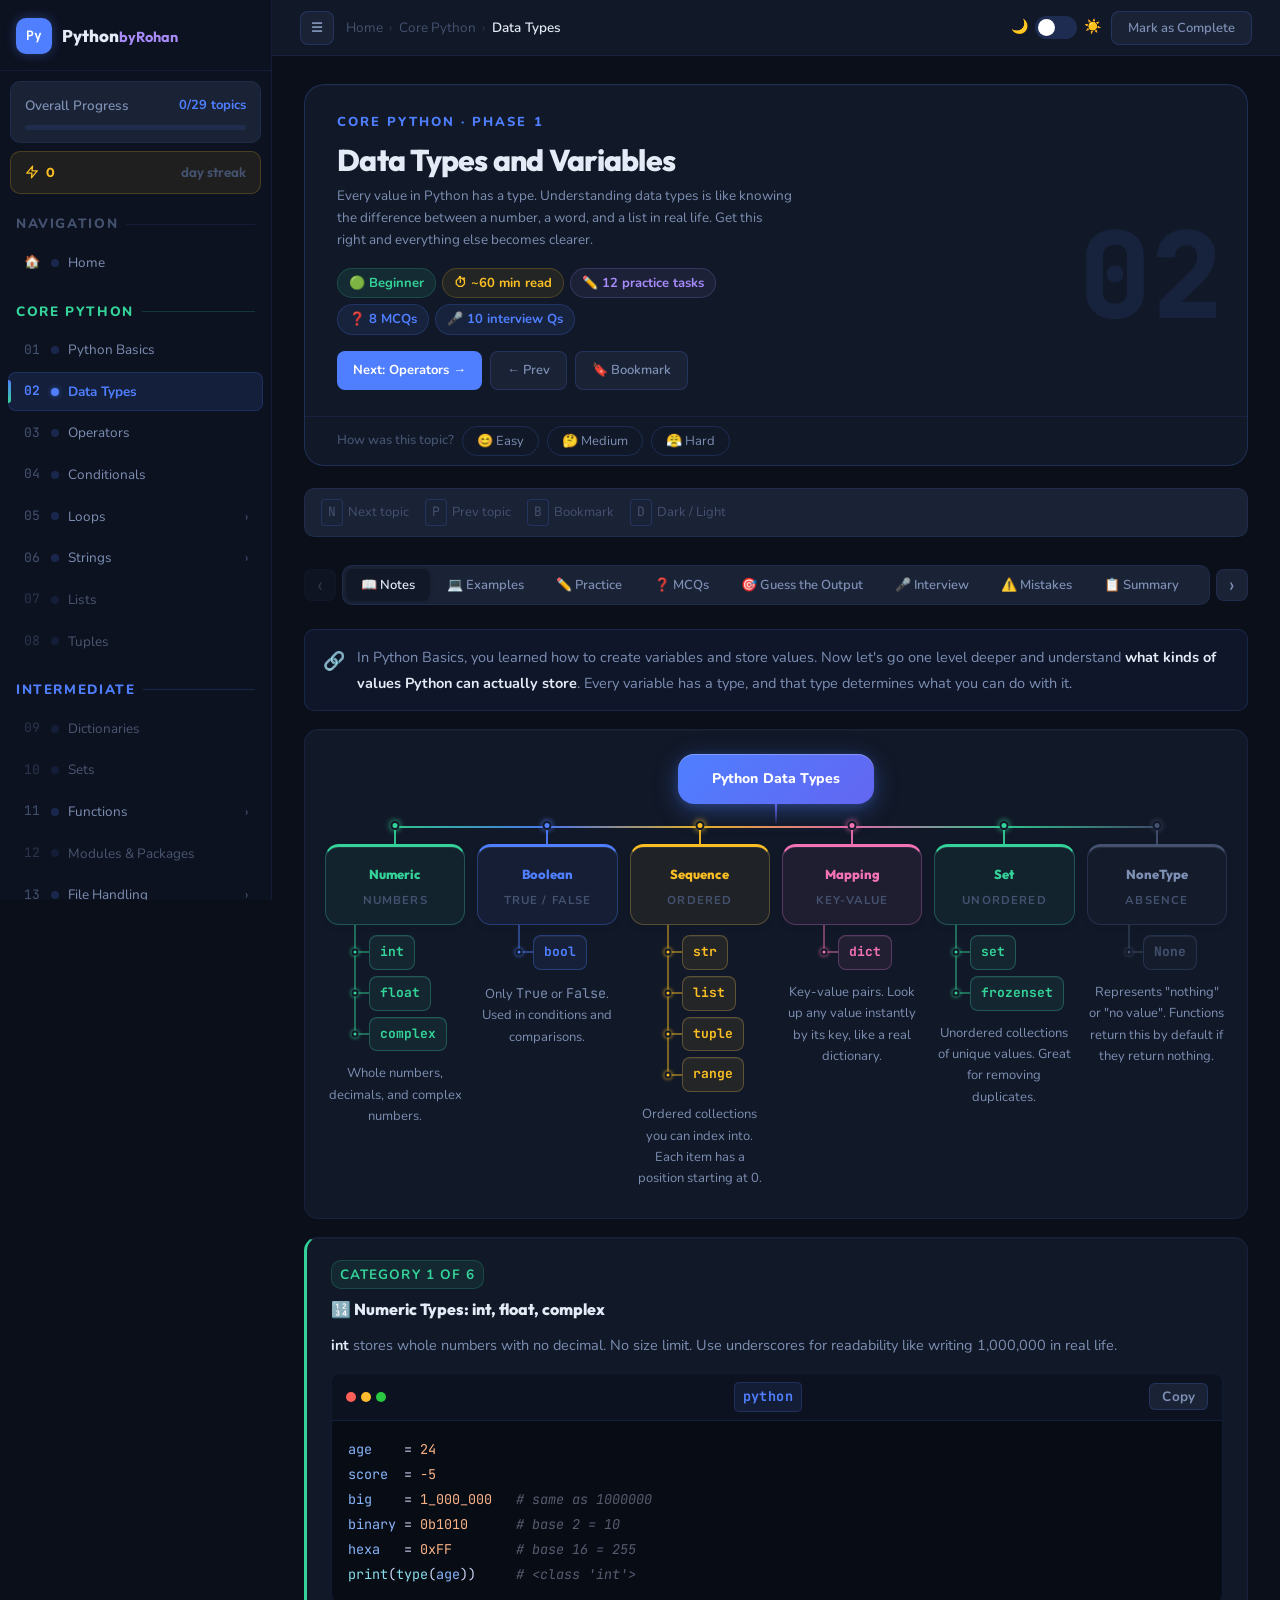
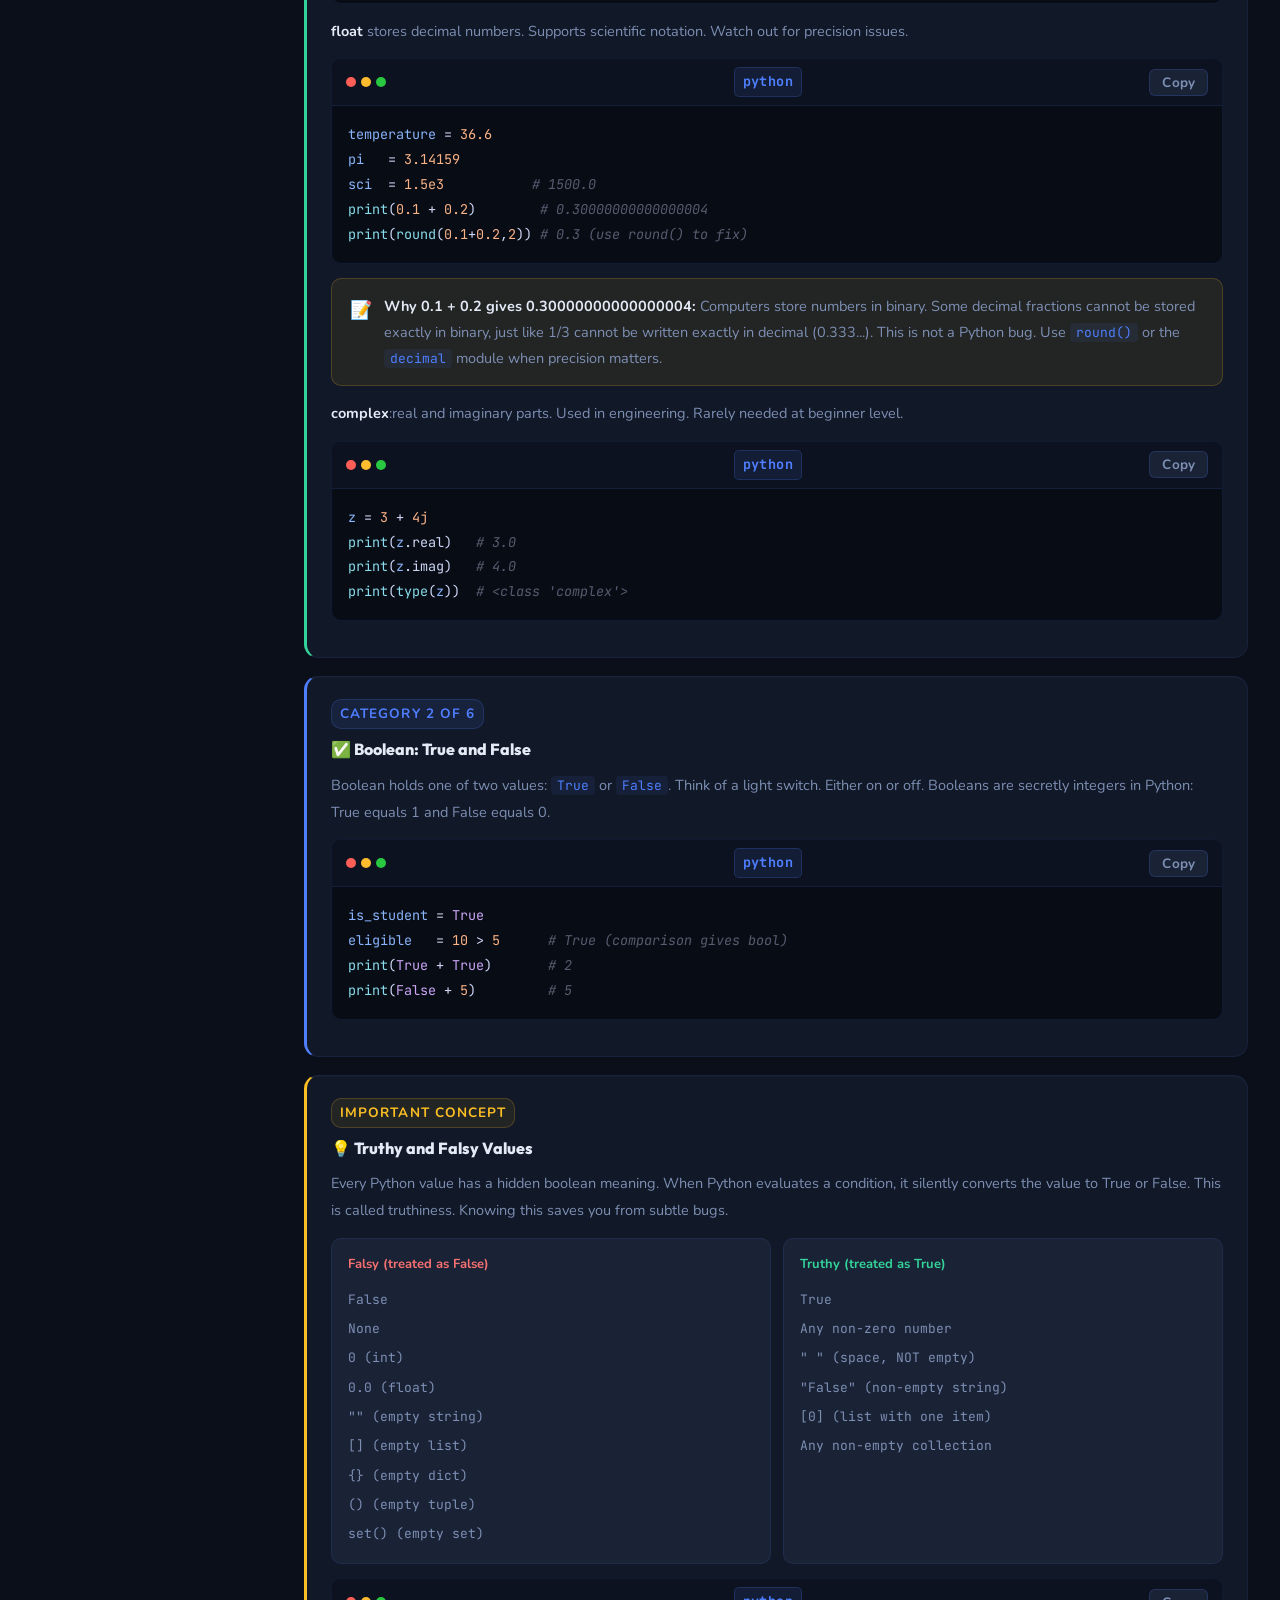
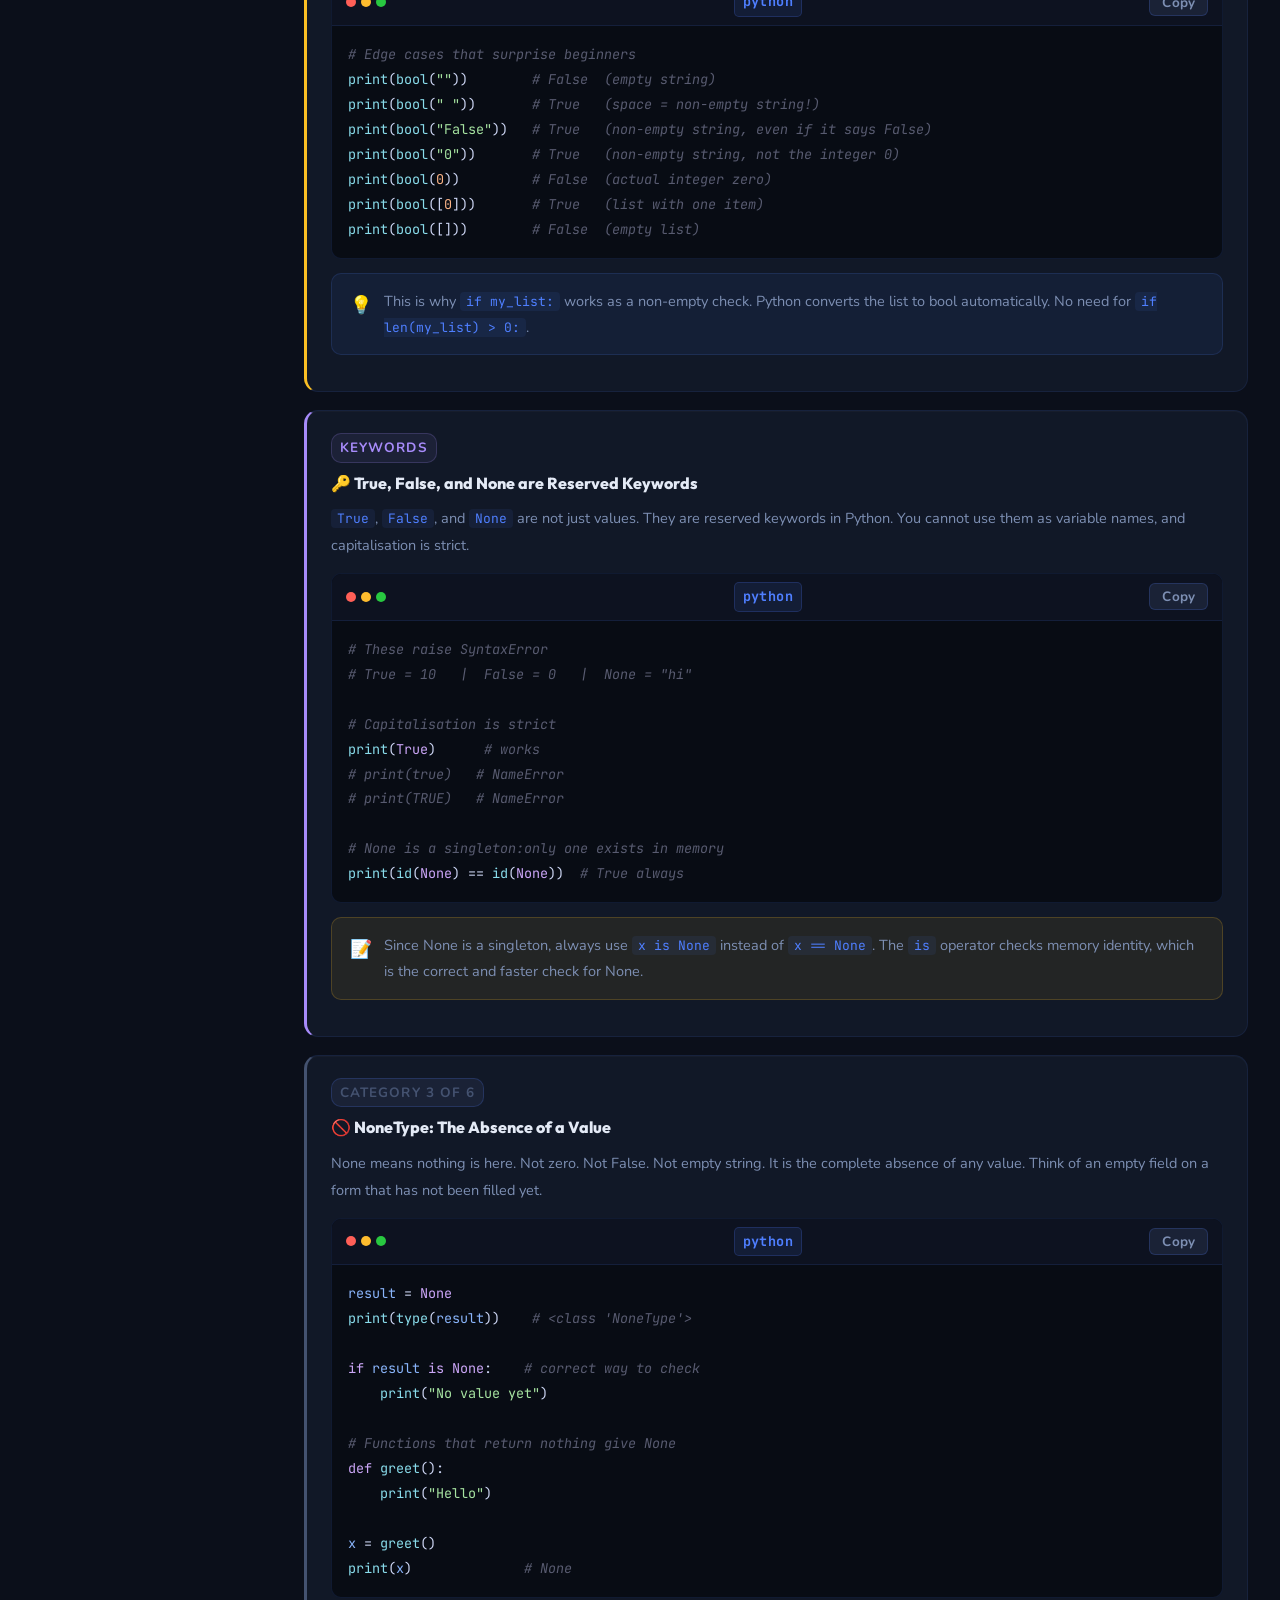
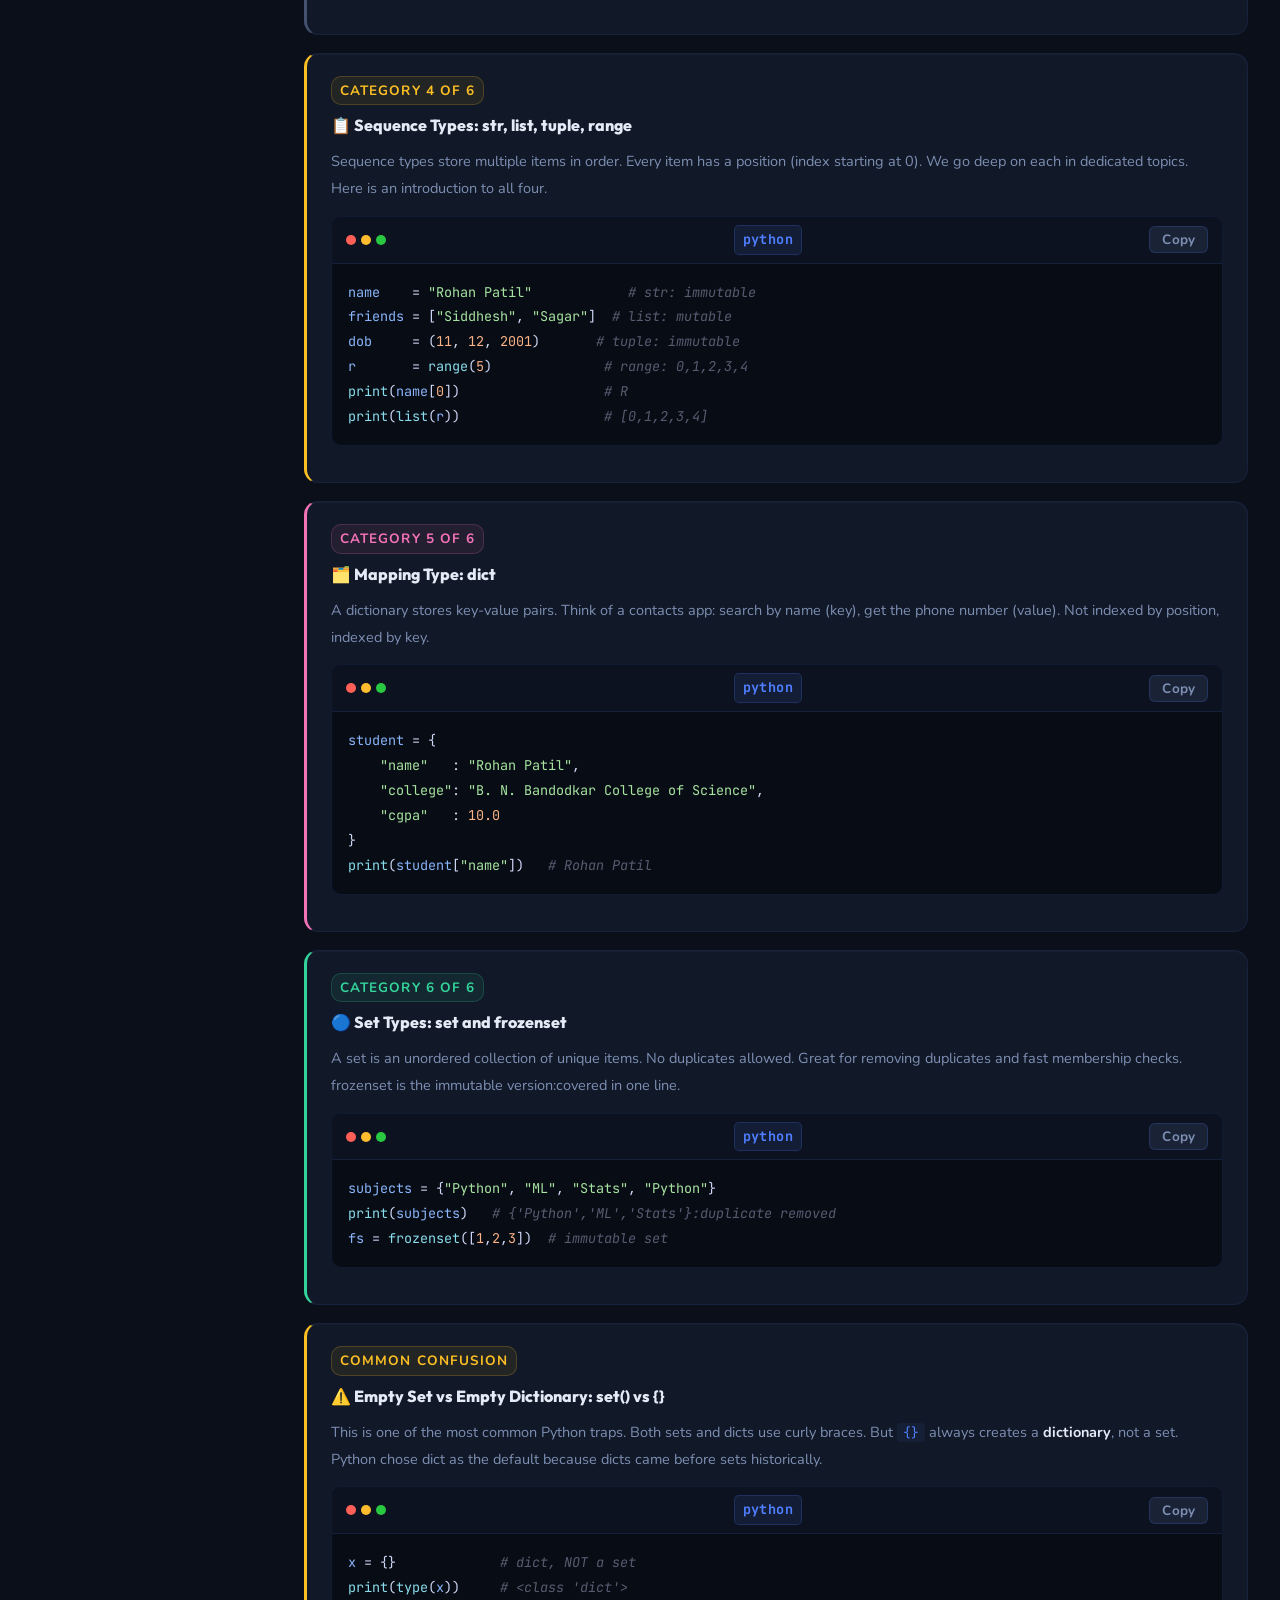
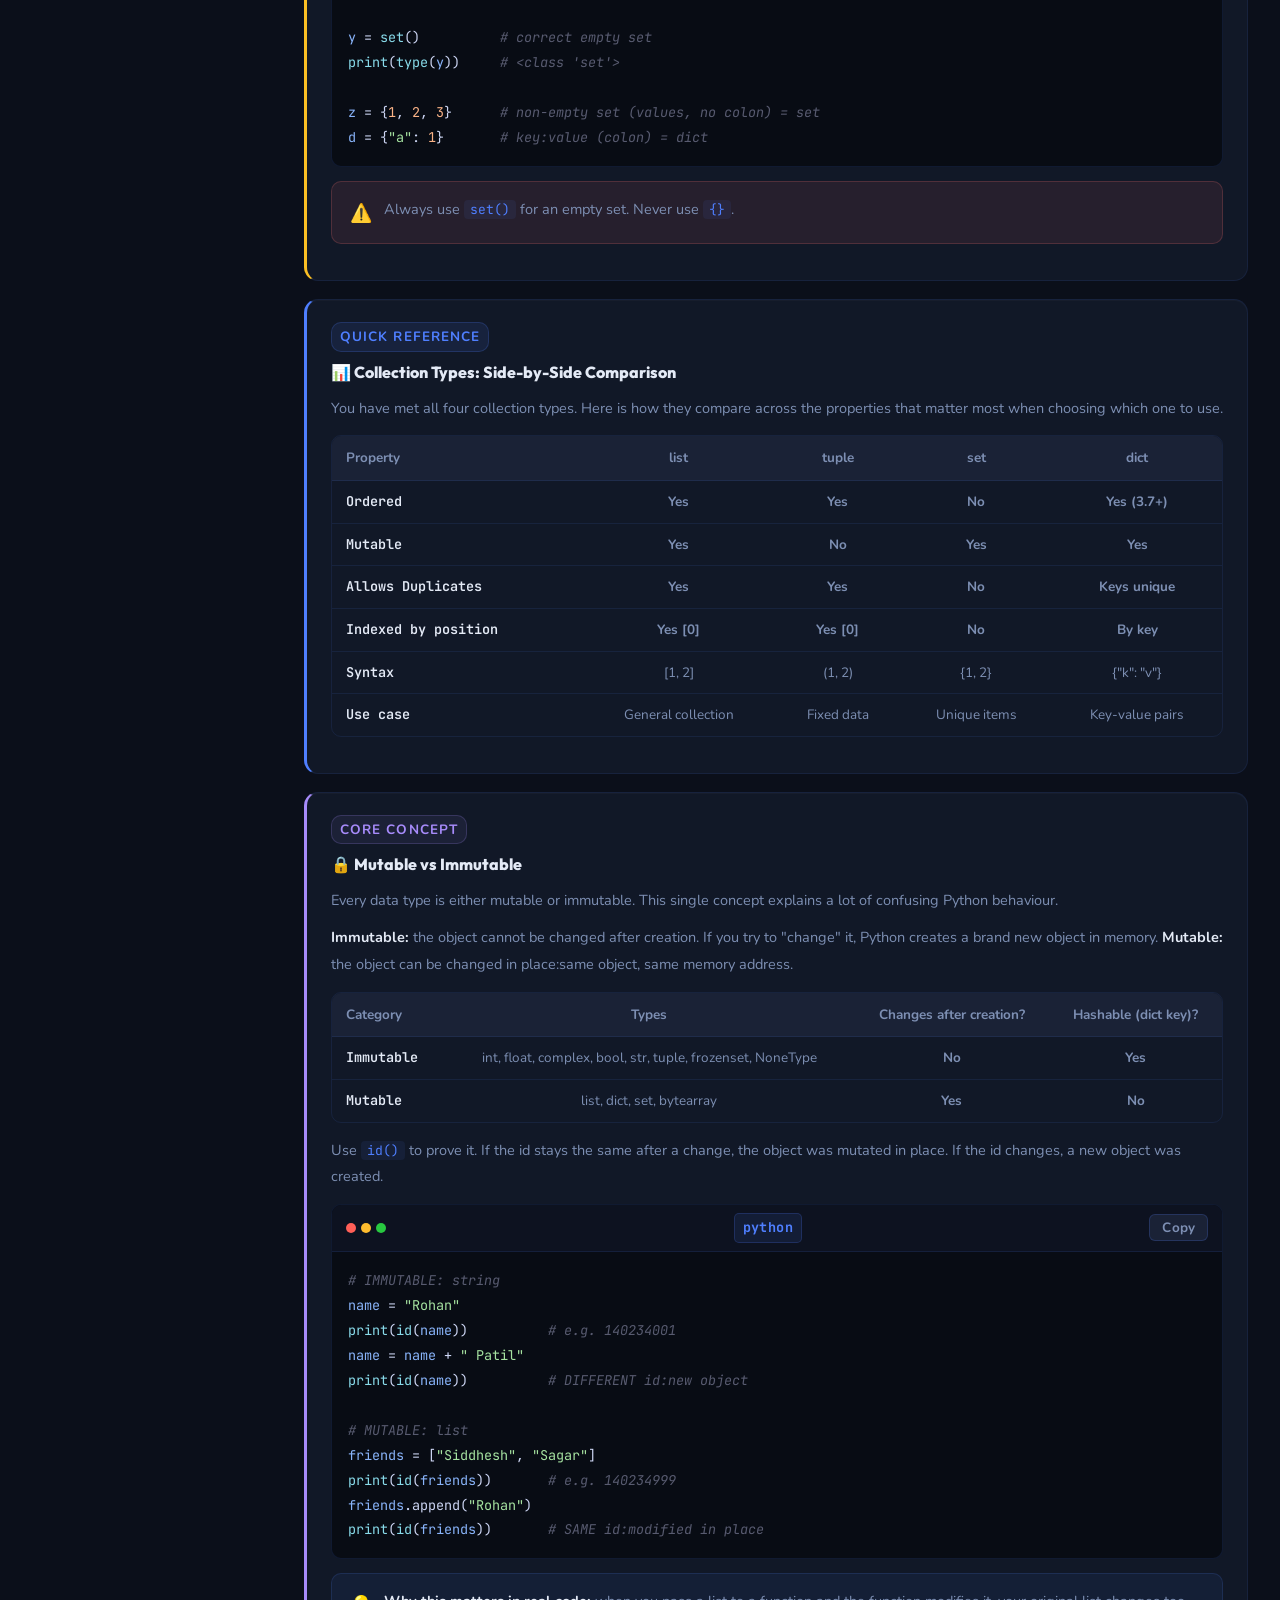
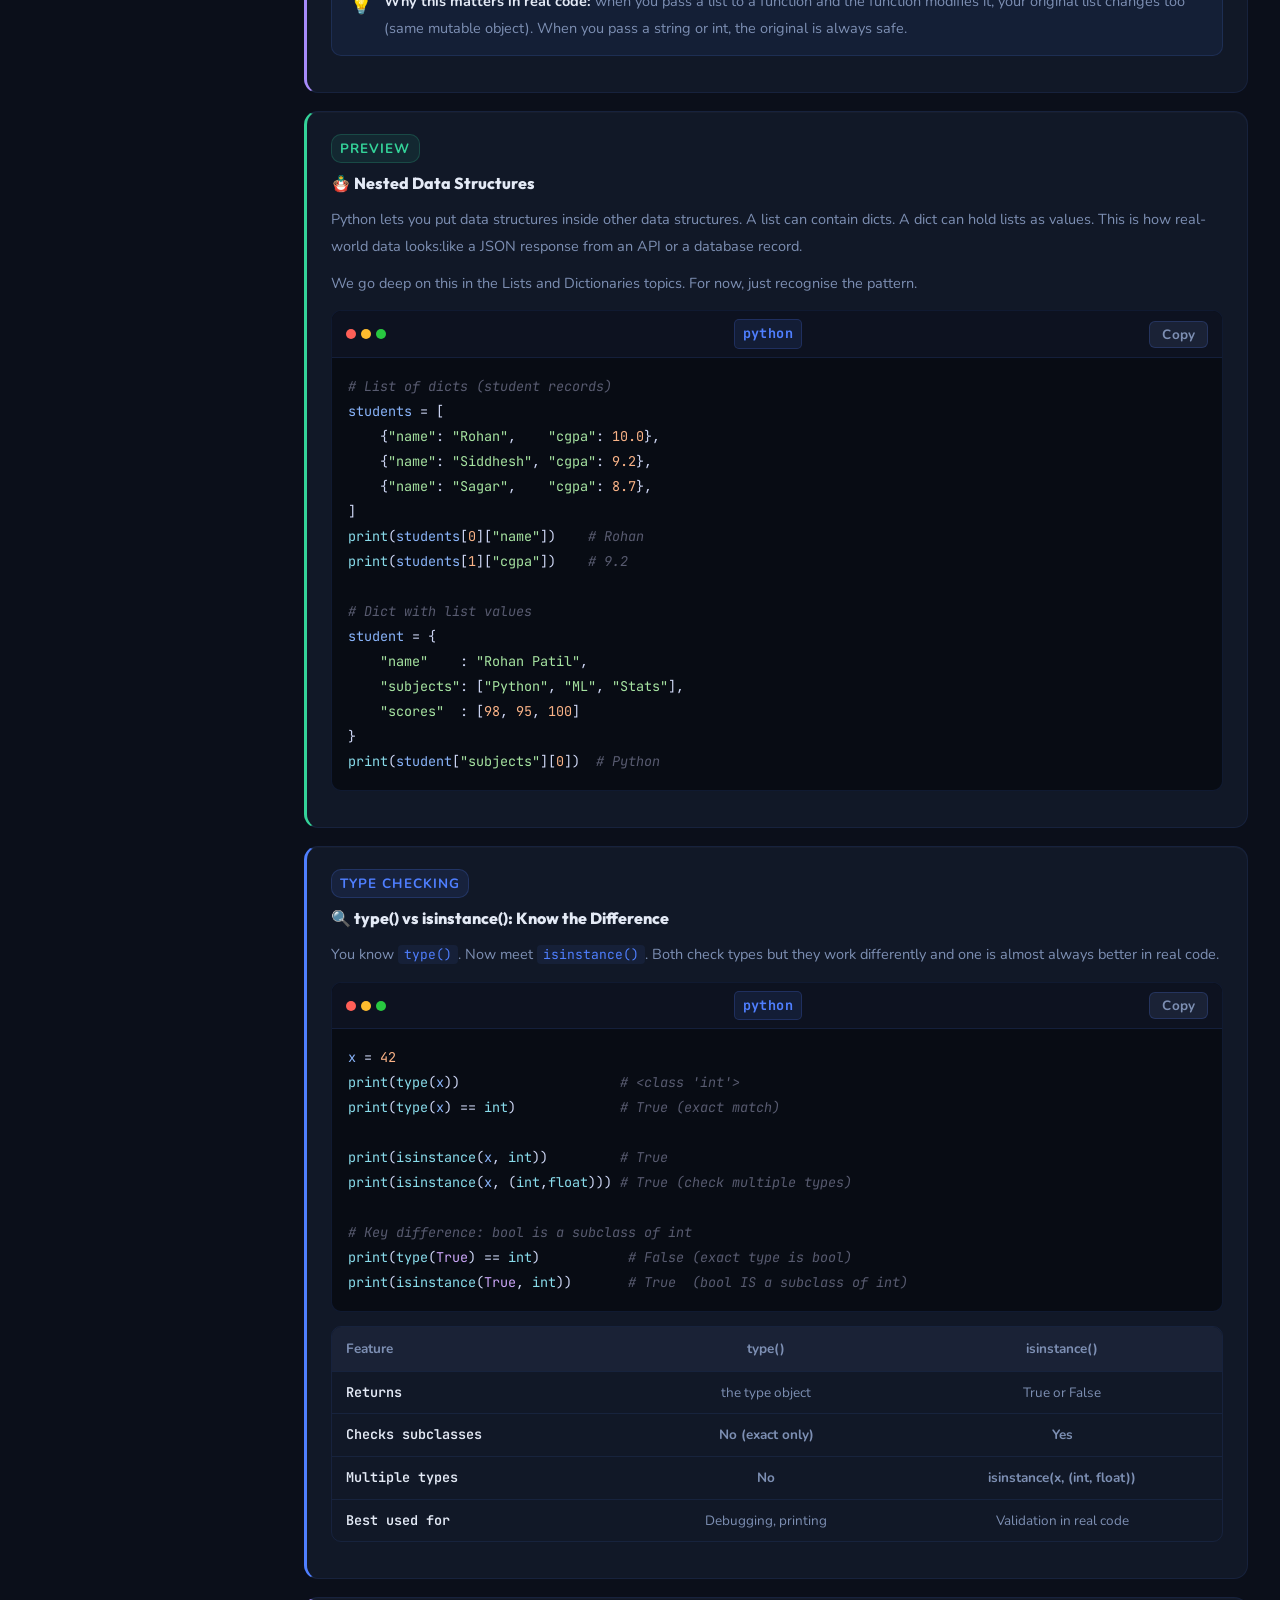
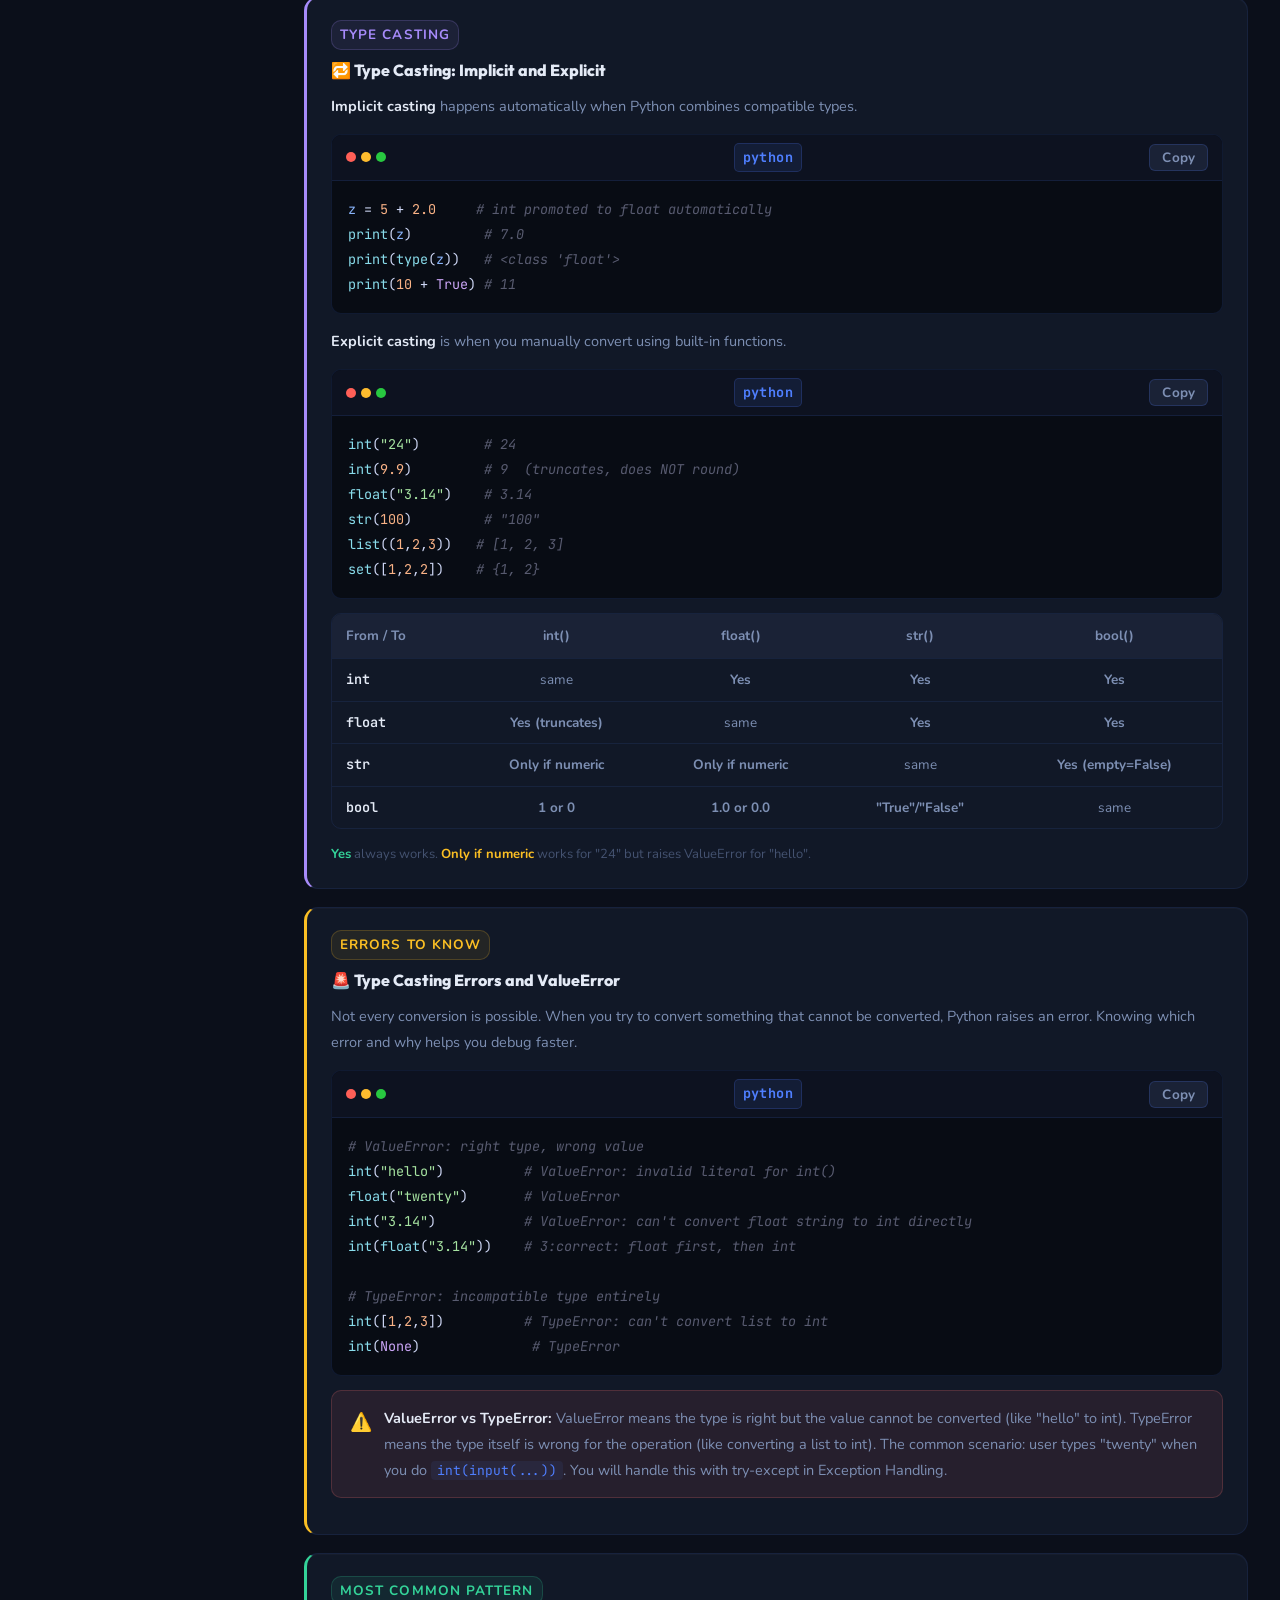
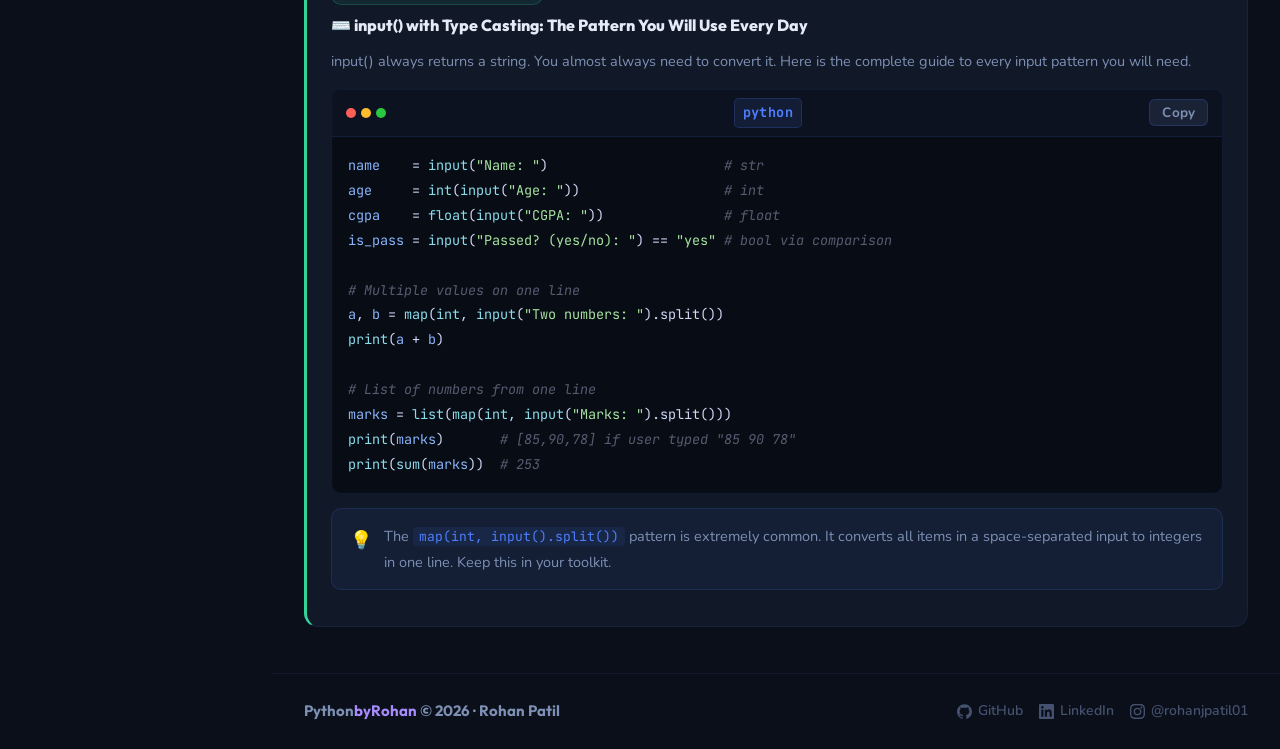
<file: topics/data-types.html>
<!DOCTYPE html>
<html lang="en">
<head>
  <meta charset="UTF-8" />
  <meta name="viewport" content="width=device-width, initial-scale=1.0" />
  <title>Data Types | PythonbyRohan</title>
  <meta name="description" content="Complete guide to Python data types: numeric, boolean, sequence, mapping, set, NoneType, type casting, mutable vs immutable." />
  <link rel="icon" href="data:image/svg+xml,<svg xmlns='http://www.w3.org/2000/svg' viewBox='0 0 100 100'><text y='.9em' font-size='90'>🐍</text></svg>" />
  <link rel="stylesheet" href="../assets/style.css" />
  <style>
    /* Topic header */
    .topic-header{background:var(--card);border:1px solid rgba(79,127,255,.22);border-radius:var(--radius-xl);margin-bottom:22px;position:relative;overflow:hidden;box-shadow:inset 0 1px 0 var(--card-shine);display:flex;flex-direction:column}
    .topic-diff-row{border-top:1px solid var(--border);padding:9px 32px;display:flex;align-items:center;gap:8px;flex-wrap:wrap;position:relative;z-index:2}
    .topic-bg-num{position:absolute;right:24px;top:50%;transform:translateY(-50%);font-size:120px;font-weight:900;color:rgba(79,127,255,.1);line-height:1;font-family:var(--font-mono);pointer-events:none;user-select:none;z-index:1}
    body.light .topic-bg-num{color:rgba(79,127,255,.13)}
    .topic-header-body{padding:26px 32px;position:relative;z-index:2;max-width:520px}
    .topic-phase{font-size:13px;font-weight:800;letter-spacing:.16em;text-transform:uppercase;color:var(--accent);margin-bottom:10px}
    .topic-title{font-family:var(--font-display);font-size:clamp(22px,2.8vw,30px);font-weight:800;line-height:1.1;color:var(--text);letter-spacing:-0.025em;margin-bottom:8px}
    .topic-desc{font-size:13.5px;color:var(--text2);line-height:1.65;margin-bottom:16px}
    .topic-meta{display:flex;gap:6px;flex-wrap:wrap;margin-bottom:16px}
    .meta-chip{display:inline-flex;align-items:center;font-size:13px;font-weight:700;padding:3px 11px;border-radius:20px}
    .meta-chip.green{color:var(--green);background:rgba(52,211,153,.1);border:1px solid rgba(52,211,153,.2)}
    .meta-chip.amber{color:var(--amber);background:rgba(251,191,36,.08);border:1px solid rgba(251,191,36,.2)}
    .meta-chip.purple{color:var(--purple);background:rgba(167,139,250,.08);border:1px solid rgba(167,139,250,.2)}
    .meta-chip.blue{color:var(--accent);background:rgba(79,127,255,.1);border:1px solid rgba(79,127,255,.2)}
    .topic-actions{display:flex;gap:8px;flex-wrap:wrap}
    .topic-footer-btn{font-size:13px;font-weight:700;padding:7px 16px;border-radius:8px;background:var(--accent);color:#fff!important;border:none;cursor:pointer;text-decoration:none;display:inline-flex;align-items:center;transition:background .15s}
    .topic-footer-btn:hover{background:var(--accent-hover,#3d6dee)}
    .cbox{background:var(--card);border:1px solid var(--border);border-left:3px solid var(--accent);border-radius:var(--radius-lg);padding:22px 24px;margin-bottom:18px;box-shadow:inset 0 1px 0 var(--card-shine)}
    .cbox.green{border-left-color:var(--green)}
    .cbox.amber{border-left-color:var(--amber)}
    .cbox.purple{border-left-color:var(--purple)}
    .cbox.pink{border-left-color:var(--accent4)}
    .cbox.teal{border-left-color:var(--accent2)}
    .cbox.dim{border-left-color:var(--text3)}
    .cbox h3{font-family:var(--font-display);font-size:16px;font-weight:800;color:var(--text);margin-bottom:12px;display:flex;align-items:center;gap:8px;line-height:1.3}
    .cbox p{font-size:14.5px;color:var(--text2);line-height:1.85;margin-bottom:10px}
    .cbox p:last-child{margin-bottom:0}
    .cbox ul,.cbox ol{padding-left:20px;color:var(--text2);font-size:14.5px;line-height:2.1}
    .cbox li{margin-bottom:2px}
    .cbox strong{color:var(--text)}
    .cbox code{font-family:var(--font-mono);font-size:13px;color:var(--accent);background:rgba(79,127,255,.08);padding:1px 6px;border-radius:4px}
    .diagram-wrap{background:var(--card);border:1px solid var(--border);border-radius:var(--radius-lg);padding:24px 20px;margin-bottom:18px;overflow-x:auto;box-shadow:inset 0 1px 0 var(--card-shine)}
    .table-wrap{overflow-x:auto;margin:14px 0;border-radius:var(--radius);border:1px solid var(--border)}
    .data-table{width:100%;border-collapse:collapse;font-size:13.5px;font-family:var(--font-body)}
    .data-table th{background:var(--bg3);color:var(--text2);font-weight:700;padding:10px 14px;text-align:center;border-bottom:1px solid var(--border);white-space:nowrap}
    .data-table th:first-child{text-align:left}
    .data-table td{padding:9px 14px;text-align:center;border-bottom:1px solid var(--border);color:var(--text2)}
    .data-table td:first-child{text-align:left;font-weight:600;color:var(--text);font-family:var(--font-mono);font-size:13.5px;font-variant-ligatures:none}
    .data-table tr:last-child td{border-bottom:none}
    .data-table tr:hover td{background:var(--bg3)}
    .yes{color:var(--green);font-weight:700}.no{color:var(--red);font-weight:700}.cond{color:var(--amber);font-weight:700}.na{color:var(--text3)}
    .tf-grid{display:grid;grid-template-columns:1fr 1fr;gap:12px;margin:14px 0}
    .tf-card{background:var(--bg3);border:1px solid var(--border);border-radius:var(--radius);padding:14px 16px}
    .tf-card h4{font-size:13px;font-weight:700;margin-bottom:10px}
    .tf-card ul{list-style:none;padding:0;font-size:13px;color:var(--text2);font-family:var(--font-mono);line-height:2.1}
    /* Practice — shared styles in style.css */
    .practice-body{font-size:14px;color:var(--text2);line-height:1.75}
    .practice-hint{margin-top:12px;padding:10px 14px;background:var(--bg3);border-radius:7px;font-size:13px;color:var(--text3);display:none;line-height:1.6}
    .hint-toggle{font-size:13px;color:var(--accent);background:none;border:none;font-family:var(--font-body);font-weight:700;padding:0;margin-top:10px;cursor:pointer;display:block}
    .hint-toggle:hover{color:var(--accent-hover)}
    .gto-card{background:var(--card);border:1px solid var(--border);border-radius:var(--radius-lg);padding:20px 22px;margin-bottom:14px;box-shadow:inset 0 1px 0 var(--card-shine)}
    .gto-header{display:flex;align-items:center;justify-content:space-between;margin-bottom:12px}
    .gto-title{font-family:var(--font-display);font-size:14px;font-weight:700;color:var(--text)}
    .gto-reveal-btn{font-size:13px;font-weight:700;font-family:var(--font-body);color:var(--accent);background:rgba(79,127,255,.1);border:1px solid rgba(79,127,255,.25);border-radius:6px;padding:5px 14px;cursor:pointer;transition:background .2s}
    .gto-reveal-btn:hover{background:rgba(79,127,255,.2)}
    .gto-answer{margin-top:12px;padding:12px 16px;background:var(--bg3);border-radius:8px;border-left:3px solid var(--green);display:none}
    .gto-answer.visible{display:block}
    .gto-answer-label{font-size:13.5px;font-weight:700;letter-spacing:.08em;text-transform:uppercase;color:var(--green);margin-bottom:6px}
    .gto-output{font-family:var(--font-mono);font-size:13.5px;color:var(--text);white-space:pre;line-height:1.7}
    .gto-explain{font-size:13px;color:var(--text2);line-height:1.7;margin-top:8px;padding-top:8px;border-top:1px solid var(--border)}
    .interview-q{font-size:14.5px;font-weight:700;color:var(--text);margin-bottom:10px;line-height:1.5}
    .interview-a{font-size:14px;color:var(--text2);line-height:1.8}
    .interview-a strong{color:var(--text)}
    .mistake-fix{margin-top:10px;padding:10px 14px;background:var(--green-bg);border:1px solid var(--green-border);border-radius:7px;font-size:13px;color:var(--green)}
    .topic-nav{display:flex;justify-content:space-between;align-items:center;padding:20px 0;margin-top:16px;border-top:1px solid var(--border);flex-wrap:wrap;gap:10px}
    .example-header{display:flex;align-items:center;justify-content:space-between;margin-bottom:10px}
    .example-title{font-family:var(--font-display);font-size:15px;font-weight:700;color:var(--text)}
    @media(max-width:700px){.tf-grid{grid-template-columns:1fr}}
    /* Overview tree */
    .ov-tree{text-align:center}
    .ov-root{display:inline-flex;align-items:center;background:linear-gradient(135deg,#4f7fff,#6366f1);color:#fff;padding:13px 34px;border-radius:16px;font-size:14px;font-weight:800;position:relative;box-shadow:0 6px 24px rgba(79,127,255,.35),0 2px 8px rgba(79,127,255,.2),inset 0 1px 0 rgba(255,255,255,.25);letter-spacing:.01em}
    .ov-root::after{content:'';position:absolute;bottom:-22px;left:50%;transform:translateX(-50%);width:2px;height:22px;background:linear-gradient(to bottom,#6366f1,transparent)}
    .ov-branches{display:grid;grid-template-columns:repeat(6,1fr);gap:12px;margin-top:40px;position:relative}
    .ov-branch{display:flex;flex-direction:column;align-items:center;position:relative}
    .ov-branches::before{content:'';position:absolute;top:-18px;left:8%;right:8%;height:2px;background:linear-gradient(to right,var(--green) 0%,var(--accent) 20%,var(--accent3) 40%,var(--accent4) 60%,var(--accent2) 80%,var(--text3) 100%);border-radius:2px;opacity:.9}
    .ov-branch::before{content:'';position:absolute;top:-18px;left:50%;transform:translateX(-50%);width:2px;height:18px;background:var(--ov-color,var(--border));opacity:.9}
    .ov-branch::after{content:'';position:absolute;top:-23px;left:50%;transform:translateX(-50%);width:9px;height:9px;border-radius:50%;background:var(--ov-color,var(--border));border:2px solid var(--card);z-index:1;box-shadow:0 0 6px var(--ov-color)}
    .ov-card{background:color-mix(in srgb,var(--ov-color,var(--accent)) 6%,var(--card));border:1px solid color-mix(in srgb,var(--ov-color,var(--border)) 25%,var(--border));border-top:3px solid var(--ov-color,var(--border));border-radius:14px;padding:16px 12px 14px;text-align:center;width:100%;box-shadow:inset 0 1px 0 rgba(255,255,255,.07),0 2px 8px rgba(0,0,0,.06);transition:transform .2s ease,box-shadow .2s ease,background .2s ease}
    .ov-card:hover{transform:translateY(-5px);box-shadow:0 10px 28px color-mix(in srgb,var(--ov-color,var(--accent)) 20%,transparent),inset 0 1px 0 rgba(255,255,255,.1);background:color-mix(in srgb,var(--ov-color,var(--accent)) 12%,var(--card))}
    .ov-kw{font-family:var(--font-display);font-size:13px;font-weight:800;display:block;margin-bottom:4px;color:var(--ov-color)}
    .ov-type{display:block;font-size:11.5px;font-weight:700;text-transform:uppercase;letter-spacing:.1em;color:var(--text3)}
    /* Child type boxes — vertical list with left rail */
    .ov-children{display:flex;flex-direction:column;align-items:flex-start;position:relative;padding-top:10px;padding-left:12px;gap:6px}
    /* Rail: starts at top, stops just before last child's bottom */
    .ov-children::after{content:'';position:absolute;top:0;left:12px;transform:translateX(-50%);width:2px;height:calc(100% - 18px);background:color-mix(in srgb,var(--ov-color,var(--border)) 45%,transparent)}
    .ov-children::before{display:none}
    /* Each child: horizontal connector from rail to box */
    .ov-child{position:relative;padding-left:14px;z-index:1}
    .ov-child::before{content:'';position:absolute;top:50%;left:2px;transform:translateY(-50%);width:12px;height:2px;background:color-mix(in srgb,var(--ov-color,var(--border)) 45%,transparent)}
    /* Dot at junction of rail and horizontal connector */
    .ov-child::after{content:'';position:absolute;top:50%;left:0;transform:translate(-50%,-50%);width:7px;height:7px;border-radius:50%;background:var(--ov-color,var(--border));border:2px solid var(--card);z-index:2;box-shadow:0 0 4px var(--ov-color)}
    .ov-child-box{font-family:var(--font-mono);font-size:13px;font-weight:700;color:var(--ov-color);background:color-mix(in srgb,var(--ov-color) 8%,var(--card));border:1px solid color-mix(in srgb,var(--ov-color) 25%,var(--border));padding:5px 10px;border-radius:8px;font-variant-ligatures:none;white-space:nowrap;box-shadow:inset 0 1px 0 rgba(255,255,255,.06)}
    .ov-desc{font-size:13px;color:var(--text2);line-height:1.65;margin-top:12px;text-align:center;padding:0 2px}
    @media(max-width:760px){.ov-branches{grid-template-columns:repeat(3,1fr)}.ov-branches::before,.ov-branch::before,.ov-branch::after{display:none}}
  </style>
</head>
<body>
<script>(function(){try{if(JSON.parse(localStorage.getItem('pynotes_theme'))==='light')document.body.classList.add('light');}catch(e){}}());</script>
<div class="sidebar-overlay" id="sidebarOverlay"></div>
<div class="layout">

<!-- SIDEBAR -->
<aside class="sidebar" id="sidebar">
  <div class="sidebar-logo">
    <div class="logo-icon">Py</div>
    <div><div class="logo-text">Python<span style="color:var(--purple);font-size:.85em;font-weight:700">byRohan</span></div></div>
  </div>
  <div class="sidebar-progress">
    <div class="progress-meta"><span>Overall Progress</span><span data-progress-count>0/29 topics</span></div>
    <div class="progress-track"><div class="progress-fill" style="width:0%"></div></div>
  </div>
      <div class="sidebar-streak">
      <svg width="14" height="14" viewBox="0 0 24 24" fill="none" stroke="var(--amber)" stroke-width="2.2" stroke-linecap="round" stroke-linejoin="round"><polygon points="13 2 3 14 12 14 11 22 21 10 12 10 13 2"/></svg>
      <span data-streak>0</span>&nbsp;<span class="sb-streak-lbl">day streak</span>
    </div>
  <div class="sidebar-label">Navigation</div>
  <a href="../index.html" class="nav-item"><span class="nav-num">🏠</span><span class="nav-dot"></span>Home</a>
  <div class="sidebar-label" data-phase="green">Core Python</div>
  <a href="python-basics.html" class="nav-item"><span class="nav-num">01</span><span class="nav-dot" id="dot-python-basics"></span>Python Basics</a>
  <a href="data-types.html" class="nav-item active"><span class="nav-num">02</span><span class="nav-dot active"></span>Data Types</a>
  <a href="operators.html" class="nav-item"><span class="nav-num">03</span><span class="nav-dot" id="dot-operators"></span>Operators</a>
  <a href="conditionals.html" class="nav-item"><span class="nav-num">04</span><span class="nav-dot" id="dot-conditionals"></span>Conditionals</a>
  <div class="nav-group" data-group="loops">
    <div class="nav-group-header"><span class="nav-num">05</span><span class="nav-dot"></span>Loops<span class="nav-group-arrow">›</span></div>
    <div class="nav-sub"><a href="loops-for.html" class="nav-sub-item">for Loop</a><a href="loops-while.html" class="nav-sub-item">while Loop</a></div>
  </div>
  <div class="nav-group" data-group="strings">
    <div class="nav-group-header"><span class="nav-num">06</span><span class="nav-dot"></span>Strings<span class="nav-group-arrow">›</span></div>
    <div class="nav-sub"><a href="strings-basics.html" class="nav-sub-item">Basics</a><a href="strings-methods.html" class="nav-sub-item">Methods</a></div>
  </div>
  <a href="lists.html" class="nav-item"><span class="nav-num">07</span><span class="nav-dot"></span>Lists</a>
  <a href="tuples.html" class="nav-item"><span class="nav-num">08</span><span class="nav-dot"></span>Tuples</a>
  <div class="sidebar-label" data-phase="accent">Intermediate</div>
  <a href="dictionaries.html" class="nav-item"><span class="nav-num">09</span><span class="nav-dot"></span>Dictionaries</a>
  <a href="sets.html" class="nav-item"><span class="nav-num">10</span><span class="nav-dot"></span>Sets</a>
  <div class="nav-group" data-group="functions">
    <div class="nav-group-header"><span class="nav-num">11</span><span class="nav-dot"></span>Functions<span class="nav-group-arrow">›</span></div>
    <div class="nav-sub"><a href="functions-basics.html" class="nav-sub-item">Defining Functions</a><a href="functions-advanced.html" class="nav-sub-item">Args, kwargs, Lambda</a></div>
  </div>
  <a href="modules-packages.html" class="nav-item"><span class="nav-num">12</span><span class="nav-dot"></span>Modules &amp; Packages</a>
  <div class="nav-group" data-group="file-handling">
    <div class="nav-group-header"><span class="nav-num">13</span><span class="nav-dot"></span>File Handling<span class="nav-group-arrow">›</span></div>
    <div class="nav-sub"><a href="file-handling-read.html" class="nav-sub-item">Reading Files</a><a href="file-handling-write.html" class="nav-sub-item">Writing Files</a></div>
  </div>
  <div class="nav-group" data-group="exceptions">
    <div class="nav-group-header"><span class="nav-num">14</span><span class="nav-dot"></span>Exception Handling<span class="nav-group-arrow">›</span></div>
    <div class="nav-sub"><a href="exceptions-basics.html" class="nav-sub-item">Basics</a><a href="exceptions-advanced.html" class="nav-sub-item">Advanced</a></div>
  </div>
  <div class="nav-group" data-group="oop">
    <div class="nav-group-header"><span class="nav-num">15</span><span class="nav-dot"></span>OOP<span class="nav-group-arrow">›</span></div>
    <div class="nav-sub"><a href="oop-classes.html" class="nav-sub-item">Classes &amp; Objects</a><a href="oop-inheritance.html" class="nav-sub-item">Inheritance</a><a href="oop-advanced.html" class="nav-sub-item">Advanced OOP</a></div>
  </div>
  <div class="sidebar-label" data-phase="purple">Advanced</div>
  <a href="iterators-generators.html" class="nav-item"><span class="nav-num">16</span><span class="nav-dot"></span>Iterators &amp; Generators</a>
  <a href="decorators.html" class="nav-item"><span class="nav-num">17</span><span class="nav-dot"></span>Decorators</a>
  <div class="nav-group" data-group="numpy">
    <div class="nav-group-header"><span class="nav-num">18</span><span class="nav-dot"></span>NumPy<span class="nav-group-arrow">›</span></div>
    <div class="nav-sub"><a href="numpy-arrays.html" class="nav-sub-item">Arrays</a><a href="numpy-operations.html" class="nav-sub-item">Operations</a></div>
  </div>
  <div class="nav-group" data-group="pandas">
    <div class="nav-group-header"><span class="nav-num">19</span><span class="nav-dot"></span>Pandas<span class="nav-group-arrow">›</span></div>
    <div class="nav-sub"><a href="pandas-series.html" class="nav-sub-item">Series</a><a href="pandas-dataframe.html" class="nav-sub-item">DataFrame</a></div>
  </div>
  <a href="data-visualization.html" class="nav-item"><span class="nav-num">20</span><span class="nav-dot"></span>Data Visualization</a>
  <div class="sidebar-label">More</div>
  <a href="../projects/index.html" class="nav-item"><span class="nav-num">📁</span><span class="nav-dot"></span>Projects</a>
  <a href="../interview/index.html" class="nav-item"><span class="nav-num">🎯</span><span class="nav-dot"></span>Interview Prep</a>
  <a href="../resources/index.html" class="nav-item"><span class="nav-num">📚</span><span class="nav-dot"></span>Resources</a>
</aside>

<!-- MAIN -->
<div class="main" id="main">
  <header class="topbar">
    <div style="display:flex;align-items:center;gap:12px">
      <button class="sidebar-toggle btn btn-icon" id="sidebarToggle">☰</button>
      <nav class="breadcrumb">
        <a href="../index.html">Home</a><span class="sep">›</span>
        <span>Core Python</span><span class="sep">›</span>
        <span class="crumb-current">Data Types</span>
      </nav>
    </div>
    <div class="topbar-right">
      <div class="theme-toggle">
        <span class="theme-icon">🌙</span>
        <button class="toggle-btn" id="themeToggle" aria-label="Toggle theme"></button>
        <span class="theme-icon">☀️</span>
      </div>
      <button class="btn complete-btn">Mark as Complete</button>
    </div>
  </header>

  <main class="content-area">

    <!-- TOPIC HEADER -->
    <div class="topic-header animate-fadeup">
      <div class="topic-bg-num">02</div>
      <div class="topic-header-body">
        <div class="topic-phase">Core Python · Phase 1</div>
        <div class="topic-title">Data Types and Variables</div>
        <div class="topic-desc">Every value in Python has a type. Understanding data types is like knowing the difference between a number, a word, and a list in real life. Get this right and everything else becomes clearer.</div>
        <div class="topic-meta">
          <div class="meta-chip green">🟢 Beginner</div>
          <div class="meta-chip amber">⏱ ~60 min read</div>
          <div class="meta-chip purple">✏️ 12 practice tasks</div>
          <div class="meta-chip blue">❓ 8 MCQs</div>
          <div class="meta-chip blue">🎤 10 interview Qs</div>
        </div>
        <div class="topic-actions">
          <a href="operators.html" class="topic-footer-btn">Next: Operators →</a>
          <a href="python-basics.html" class="btn">← Prev</a>
          <button class="btn" data-bookmark="data-types">🔖 Bookmark</button>
        </div>
      </div>
      <div class="topic-diff-row">
        <span class="diff-rating-label">How was this topic?</span>
        <button class="diff-btn" data-diff="easy">😊 Easy</button>
        <button class="diff-btn" data-diff="medium">🤔 Medium</button>
        <button class="diff-btn" data-diff="hard">😤 Hard</button>
      </div>
    </div>

    <!-- Keyboard shortcuts hint -->
    <div class="shortcut-hint animate-fadeup delay-1">
      <span><kbd class="kbd">N</kbd> Next topic</span>
      <span><kbd class="kbd">P</kbd> Prev topic</span>
      <span><kbd class="kbd">B</kbd> Bookmark</span>
      <span><kbd class="kbd">D</kbd> Dark / Light</span>
    </div>

    <!-- TABS -->
    <div class="tabs-wrap animate-fadeup delay-1">
      <button class="tab-btn active">📖 Notes</button>
      <button class="tab-btn">💻 Examples</button>
      <button class="tab-btn">✏️ Practice</button>
      <button class="tab-btn">❓ MCQs</button>
      <button class="tab-btn">🎯 Guess the Output</button>
      <button class="tab-btn">🎤 Interview</button>
      <button class="tab-btn">⚠️ Mistakes</button>
      <button class="tab-btn">📋 Summary</button>
    </div>

    <!-- TAB 1: NOTES -->
    <div class="tab-panel active animate-fadeup delay-2">

      <div class="callout callout-tip" style="margin-bottom:18px">
        <span class="callout-icon">🔗</span>
        <span>In Python Basics, you learned how to create variables and store values. Now let's go one level deeper and understand <strong>what kinds of values Python can actually store</strong>. Every variable has a type, and that type determines what you can do with it.</span>
      </div>

      <!-- OVERVIEW TREE -->
      <div class="diagram-wrap" style="padding-bottom:28px">
        <div class="ov-tree">
          <div class="ov-root">Python Data Types</div>
          <div class="ov-branches">
            <div class="ov-branch" style="--ov-color:var(--green)">
              <div class="ov-card">
                <span class="ov-kw">Numeric</span>
                <span class="ov-type">numbers</span>
              </div>
              <div class="ov-children">
                <div class="ov-child"><div class="ov-child-box">int</div></div>
                <div class="ov-child"><div class="ov-child-box">float</div></div>
                <div class="ov-child"><div class="ov-child-box">complex</div></div>
              </div>
              <div class="ov-desc">Whole numbers, decimals, and complex numbers.</div>
            </div>
            <div class="ov-branch" style="--ov-color:var(--accent)">
              <div class="ov-card">
                <span class="ov-kw">Boolean</span>
                <span class="ov-type">true / false</span>
              </div>
              <div class="ov-children">
                <div class="ov-child"><div class="ov-child-box">bool</div></div>
              </div>
              <div class="ov-desc">Only <code style="font-family:var(--font-mono);font-size:13.5px">True</code> or <code style="font-family:var(--font-mono);font-size:13.5px">False</code>. Used in conditions and comparisons.</div>
            </div>
            <div class="ov-branch" style="--ov-color:var(--accent3)">
              <div class="ov-card">
                <span class="ov-kw">Sequence</span>
                <span class="ov-type">ordered</span>
              </div>
              <div class="ov-children">
                <div class="ov-child"><div class="ov-child-box">str</div></div>
                <div class="ov-child"><div class="ov-child-box">list</div></div>
                <div class="ov-child"><div class="ov-child-box">tuple</div></div>
                <div class="ov-child"><div class="ov-child-box">range</div></div>
              </div>
              <div class="ov-desc">Ordered collections you can index into. Each item has a position starting at 0.</div>
            </div>
            <div class="ov-branch" style="--ov-color:var(--accent4)">
              <div class="ov-card">
                <span class="ov-kw">Mapping</span>
                <span class="ov-type">key-value</span>
              </div>
              <div class="ov-children">
                <div class="ov-child"><div class="ov-child-box">dict</div></div>
              </div>
              <div class="ov-desc">Key-value pairs. Look up any value instantly by its key, like a real dictionary.</div>
            </div>
            <div class="ov-branch" style="--ov-color:var(--accent2)">
              <div class="ov-card">
                <span class="ov-kw">Set</span>
                <span class="ov-type">unordered</span>
              </div>
              <div class="ov-children">
                <div class="ov-child"><div class="ov-child-box">set</div></div>
                <div class="ov-child"><div class="ov-child-box">frozenset</div></div>
              </div>
              <div class="ov-desc">Unordered collections of unique values. Great for removing duplicates.</div>
            </div>
            <div class="ov-branch" style="--ov-color:var(--text3)">
              <div class="ov-card">
                <span class="ov-kw" style="color:var(--text2)">NoneType</span>
                <span class="ov-type">absence</span>
              </div>
              <div class="ov-children">
                <div class="ov-child"><div class="ov-child-box">None</div></div>
              </div>
              <div class="ov-desc">Represents "nothing" or "no value". Functions return this by default if they return nothing.</div>
            </div>
          </div>
        </div>
      </div>
      <!-- OLD SVG (removed) -->
      <div style="display:none">
        <svg viewBox="0 0 860 260" width="100%" style="max-width:860px;display:block;margin:0 auto;min-width:580px" aria-label="Python data types map">
          <rect x="285" y="8" width="250" height="42" rx="10" fill="var(--accent)" opacity=".92"/>
          <text x="410" y="34" text-anchor="middle" fill="#fff" font-size="14" font-weight="700" font-family="Outfit,sans-serif">Python Data Types</text>
          <line x1="410" y1="50" x2="410" y2="74" stroke="var(--text3)" stroke-width="1.5"/>
          <line x1="70" y1="74" x2="780" y2="74" stroke="var(--text3)" stroke-width="1.5"/>
          <line x1="70" y1="74" x2="70" y2="94" stroke="var(--text3)" stroke-width="1.5"/>
          <line x1="210" y1="74" x2="210" y2="94" stroke="var(--text3)" stroke-width="1.5"/>
          <line x1="370" y1="74" x2="370" y2="94" stroke="var(--text3)" stroke-width="1.5"/>
          <line x1="530" y1="74" x2="530" y2="94" stroke="var(--text3)" stroke-width="1.5"/>
          <line x1="660" y1="74" x2="660" y2="94" stroke="var(--text3)" stroke-width="1.5"/>
          <line x1="780" y1="74" x2="780" y2="94" stroke="var(--text3)" stroke-width="1.5"/>
          <!-- Category boxes -->
          <rect x="10" y="94" width="120" height="38" rx="8" fill="var(--bg3)" stroke="var(--green)" stroke-width="1.5"/>
          <text x="70" y="118" text-anchor="middle" fill="var(--green)" font-size="12" font-weight="700" font-family="Outfit,sans-serif">Numeric</text>
          <rect x="150" y="94" width="120" height="38" rx="8" fill="var(--bg3)" stroke="var(--accent)" stroke-width="1.5"/>
          <text x="210" y="118" text-anchor="middle" fill="var(--accent)" font-size="12" font-weight="700" font-family="Outfit,sans-serif">Boolean</text>
          <rect x="300" y="94" width="140" height="38" rx="8" fill="var(--bg3)" stroke="var(--accent3)" stroke-width="1.5"/>
          <text x="370" y="118" text-anchor="middle" fill="var(--accent3)" font-size="12" font-weight="700" font-family="Outfit,sans-serif">Sequence</text>
          <rect x="460" y="94" width="140" height="38" rx="8" fill="var(--bg3)" stroke="var(--accent4)" stroke-width="1.5"/>
          <text x="530" y="118" text-anchor="middle" fill="var(--accent4)" font-size="12" font-weight="700" font-family="Outfit,sans-serif">Mapping</text>
          <rect x="610" y="94" width="100" height="38" rx="8" fill="var(--bg3)" stroke="var(--accent2)" stroke-width="1.5"/>
          <text x="660" y="118" text-anchor="middle" fill="var(--accent2)" font-size="12" font-weight="700" font-family="Outfit,sans-serif">Set</text>
          <rect x="748" y="94" width="90" height="38" rx="8" fill="var(--bg3)" stroke="var(--text3)" stroke-width="1.5"/>
          <text x="793" y="118" text-anchor="middle" fill="var(--text3)" font-size="12" font-weight="700" font-family="Outfit,sans-serif">NoneType</text>
          <!-- Numeric children -->
          <line x1="70" y1="132" x2="70" y2="152" stroke="var(--text3)" stroke-width="1.2"/>
          <line x1="22" y1="152" x2="118" y2="152" stroke="var(--text3)" stroke-width="1.2"/>
          <line x1="22" y1="152" x2="22" y2="168" stroke="var(--text3)" stroke-width="1.2"/>
          <line x1="70" y1="152" x2="70" y2="168" stroke="var(--text3)" stroke-width="1.2"/>
          <line x1="118" y1="152" x2="118" y2="168" stroke="var(--text3)" stroke-width="1.2"/>
          <rect x="2" y="168" width="40" height="30" rx="6" fill="var(--bg3)" stroke="var(--green)" stroke-width="1"/>
          <text x="22" y="188" text-anchor="middle" fill="var(--green)" font-size="11" font-family="JetBrains Mono,monospace">int</text>
          <rect x="48" y="168" width="46" height="30" rx="6" fill="var(--bg3)" stroke="var(--green)" stroke-width="1"/>
          <text x="71" y="188" text-anchor="middle" fill="var(--green)" font-size="11" font-family="JetBrains Mono,monospace">float</text>
          <rect x="98" y="168" width="56" height="30" rx="6" fill="var(--bg3)" stroke="var(--green)" stroke-width="1"/>
          <text x="126" y="188" text-anchor="middle" fill="var(--green)" font-size="11" font-family="JetBrains Mono,monospace">complex</text>
          <!-- Boolean -->
          <line x1="210" y1="132" x2="210" y2="168" stroke="var(--text3)" stroke-width="1.2"/>
          <rect x="170" y="168" width="80" height="30" rx="6" fill="var(--bg3)" stroke="var(--accent)" stroke-width="1"/>
          <text x="210" y="188" text-anchor="middle" fill="var(--accent)" font-size="11" font-family="JetBrains Mono,monospace">bool</text>
          <!-- Sequence children -->
          <line x1="370" y1="132" x2="370" y2="152" stroke="var(--text3)" stroke-width="1.2"/>
          <line x1="308" y1="152" x2="436" y2="152" stroke="var(--text3)" stroke-width="1.2"/>
          <line x1="308" y1="152" x2="308" y2="168" stroke="var(--text3)" stroke-width="1.2"/>
          <line x1="346" y1="152" x2="346" y2="168" stroke="var(--text3)" stroke-width="1.2"/>
          <line x1="390" y1="152" x2="390" y2="168" stroke="var(--text3)" stroke-width="1.2"/>
          <line x1="436" y1="152" x2="436" y2="168" stroke="var(--text3)" stroke-width="1.2"/>
          <rect x="290" y="168" width="36" height="30" rx="6" fill="var(--bg3)" stroke="var(--accent3)" stroke-width="1"/>
          <text x="308" y="188" text-anchor="middle" fill="var(--accent3)" font-size="11" font-family="JetBrains Mono,monospace">str</text>
          <rect x="328" y="168" width="36" height="30" rx="6" fill="var(--bg3)" stroke="var(--accent3)" stroke-width="1"/>
          <text x="346" y="188" text-anchor="middle" fill="var(--accent3)" font-size="11" font-family="JetBrains Mono,monospace">list</text>
          <rect x="372" y="168" width="40" height="30" rx="6" fill="var(--bg3)" stroke="var(--accent3)" stroke-width="1"/>
          <text x="392" y="188" text-anchor="middle" fill="var(--accent3)" font-size="11" font-family="JetBrains Mono,monospace">tuple</text>
          <rect x="416" y="168" width="44" height="30" rx="6" fill="var(--bg3)" stroke="var(--accent3)" stroke-width="1"/>
          <text x="438" y="188" text-anchor="middle" fill="var(--accent3)" font-size="11" font-family="JetBrains Mono,monospace">range</text>
          <!-- Mapping -->
          <line x1="530" y1="132" x2="530" y2="168" stroke="var(--text3)" stroke-width="1.2"/>
          <rect x="498" y="168" width="64" height="30" rx="6" fill="var(--bg3)" stroke="var(--accent4)" stroke-width="1"/>
          <text x="530" y="188" text-anchor="middle" fill="var(--accent4)" font-size="11" font-family="JetBrains Mono,monospace">dict</text>
          <!-- Set children -->
          <line x1="660" y1="132" x2="660" y2="152" stroke="var(--text3)" stroke-width="1.2"/>
          <line x1="626" y1="152" x2="700" y2="152" stroke="var(--text3)" stroke-width="1.2"/>
          <line x1="626" y1="152" x2="626" y2="168" stroke="var(--text3)" stroke-width="1.2"/>
          <line x1="700" y1="152" x2="700" y2="168" stroke="var(--text3)" stroke-width="1.2"/>
          <rect x="606" y="168" width="40" height="30" rx="6" fill="var(--bg3)" stroke="var(--accent2)" stroke-width="1"/>
          <text x="626" y="188" text-anchor="middle" fill="var(--accent2)" font-size="11" font-family="JetBrains Mono,monospace">set</text>
          <rect x="664" y="168" width="70" height="30" rx="6" fill="var(--bg3)" stroke="var(--accent2)" stroke-width="1"/>
          <text x="699" y="188" text-anchor="middle" fill="var(--accent2)" font-size="11" font-family="JetBrains Mono,monospace">frozenset</text>
          <!-- None -->
          <line x1="793" y1="132" x2="793" y2="168" stroke="var(--text3)" stroke-width="1.2"/>
          <rect x="762" y="168" width="60" height="30" rx="6" fill="var(--bg3)" stroke="var(--text3)" stroke-width="1"/>
          <text x="792" y="188" text-anchor="middle" fill="var(--text3)" font-size="11" font-family="JetBrains Mono,monospace">None</text>
          <!-- Legend -->
          <line x1="10" y1="216" x2="810" y2="216" stroke="var(--border)" stroke-width="1"/>
          <text x="10" y="236" fill="var(--text3)" font-size="10.5" font-family="Nunito,sans-serif">Colors:</text>
          <rect x="58" y="226" width="10" height="10" rx="2" fill="var(--green)"/><text x="72" y="236" fill="var(--text2)" font-size="10.5" font-family="Nunito,sans-serif">Numeric</text>
          <rect x="130" y="226" width="10" height="10" rx="2" fill="var(--accent)"/><text x="144" y="236" fill="var(--text2)" font-size="10.5" font-family="Nunito,sans-serif">Boolean</text>
          <rect x="205" y="226" width="10" height="10" rx="2" fill="var(--accent3)"/><text x="219" y="236" fill="var(--text2)" font-size="10.5" font-family="Nunito,sans-serif">Sequence</text>
          <rect x="288" y="226" width="10" height="10" rx="2" fill="var(--accent4)"/><text x="302" y="236" fill="var(--text2)" font-size="10.5" font-family="Nunito,sans-serif">Mapping</text>
          <rect x="365" y="226" width="10" height="10" rx="2" fill="var(--accent2)"/><text x="379" y="236" fill="var(--text2)" font-size="10.5" font-family="Nunito,sans-serif">Set</text>
          <rect x="406" y="226" width="10" height="10" rx="2" fill="var(--text3)"/><text x="420" y="236" fill="var(--text2)" font-size="10.5" font-family="Nunito,sans-serif">NoneType</text>
        </svg>
      </div>

      <!-- NUMERIC -->
      <div class="cbox green">
        <div class="concept-type-label label-syntax" style="background:var(--green-bg);color:var(--green);border-color:var(--green-border)">Category 1 of 6</div>
        <h3>🔢 Numeric Types: int, float, complex</h3>
        <p><strong>int</strong> stores whole numbers with no decimal. No size limit. Use underscores for readability like writing 1,000,000 in real life.</p>
        <div class="code-block"><div class="code-header"><div class="code-dots"><span class="code-dot"></span><span class="code-dot"></span><span class="code-dot"></span></div><span class="code-lang">python</span><button class="code-copy">Copy</button></div>
<pre><span class="var">age</span>    = <span class="num">24</span>
<span class="var">score</span>  = <span class="num">-5</span>
<span class="var">big</span>    = <span class="num">1_000_000</span>   <span class="cm"># same as 1000000</span>
<span class="var">binary</span> = <span class="num">0b1010</span>      <span class="cm"># base 2 = 10</span>
<span class="var">hexa</span>   = <span class="num">0xFF</span>        <span class="cm"># base 16 = 255</span>
<span class="fn">print</span>(<span class="fn">type</span>(<span class="var">age</span>))     <span class="cm"># &lt;class 'int'&gt;</span></pre></div>

        <p><strong>float</strong> stores decimal numbers. Supports scientific notation. Watch out for precision issues.</p>
        <div class="code-block"><div class="code-header"><div class="code-dots"><span class="code-dot"></span><span class="code-dot"></span><span class="code-dot"></span></div><span class="code-lang">python</span><button class="code-copy">Copy</button></div>
<pre><span class="var">temperature</span> = <span class="num">36.6</span>
<span class="var">pi</span>   = <span class="num">3.14159</span>
<span class="var">sci</span>  = <span class="num">1.5e3</span>           <span class="cm"># 1500.0</span>
<span class="fn">print</span>(<span class="num">0.1</span> + <span class="num">0.2</span>)        <span class="cm"># 0.30000000000000004</span>
<span class="fn">print</span>(<span class="fn">round</span>(<span class="num">0.1</span>+<span class="num">0.2</span>,<span class="num">2</span>)) <span class="cm"># 0.3 (use round() to fix)</span></pre></div>
        <div class="callout callout-note">
          <span class="callout-icon">📝</span>
          <span><strong>Why 0.1 + 0.2 gives 0.30000000000000004:</strong> Computers store numbers in binary. Some decimal fractions cannot be stored exactly in binary, just like 1/3 cannot be written exactly in decimal (0.333...). This is not a Python bug. Use <code>round()</code> or the <code>decimal</code> module when precision matters.</span>
        </div>
        <p><strong>complex</strong>:real and imaginary parts. Used in engineering. Rarely needed at beginner level.</p>
        <div class="code-block"><div class="code-header"><div class="code-dots"><span class="code-dot"></span><span class="code-dot"></span><span class="code-dot"></span></div><span class="code-lang">python</span><button class="code-copy">Copy</button></div>
<pre><span class="var">z</span> = <span class="num">3</span> + <span class="num">4j</span>
<span class="fn">print</span>(<span class="var">z</span>.real)   <span class="cm"># 3.0</span>
<span class="fn">print</span>(<span class="var">z</span>.imag)   <span class="cm"># 4.0</span>
<span class="fn">print</span>(<span class="fn">type</span>(<span class="var">z</span>))  <span class="cm"># &lt;class 'complex'&gt;</span></pre></div>
      </div>

      <!-- BOOLEAN -->
      <div class="cbox">
        <div class="concept-type-label label-definition">Category 2 of 6</div>
        <h3>✅ Boolean: True and False</h3>
        <p>Boolean holds one of two values: <code>True</code> or <code>False</code>. Think of a light switch. Either on or off. Booleans are secretly integers in Python: True equals 1 and False equals 0.</p>
        <div class="code-block"><div class="code-header"><div class="code-dots"><span class="code-dot"></span><span class="code-dot"></span><span class="code-dot"></span></div><span class="code-lang">python</span><button class="code-copy">Copy</button></div>
<pre><span class="var">is_student</span> = <span class="kw">True</span>
<span class="var">eligible</span>   = <span class="num">10</span> > <span class="num">5</span>      <span class="cm"># True (comparison gives bool)</span>
<span class="fn">print</span>(<span class="kw">True</span> + <span class="kw">True</span>)       <span class="cm"># 2</span>
<span class="fn">print</span>(<span class="kw">False</span> + <span class="num">5</span>)         <span class="cm"># 5</span></pre></div>
      </div>

      <!-- TRUTHY FALSY -->
      <div class="cbox amber">
        <div class="concept-type-label label-rule">Important Concept</div>
        <h3>💡 Truthy and Falsy Values</h3>
        <p>Every Python value has a hidden boolean meaning. When Python evaluates a condition, it silently converts the value to True or False. This is called truthiness. Knowing this saves you from subtle bugs.</p>
        <div class="tf-grid">
          <div class="tf-card">
            <h4 style="color:var(--red)">Falsy (treated as False)</h4>
            <ul>
              <li>False</li><li>None</li><li>0 (int)</li><li>0.0 (float)</li>
              <li>"" (empty string)</li><li>[] (empty list)</li>
              <li>{} (empty dict)</li><li>() (empty tuple)</li><li>set() (empty set)</li>
            </ul>
          </div>
          <div class="tf-card">
            <h4 style="color:var(--green)">Truthy (treated as True)</h4>
            <ul>
              <li>True</li><li>Any non-zero number</li>
              <li>" " (space, NOT empty)</li>
              <li>"False" (non-empty string)</li>
              <li>[0] (list with one item)</li>
              <li>Any non-empty collection</li>
            </ul>
          </div>
        </div>
        <div class="code-block"><div class="code-header"><div class="code-dots"><span class="code-dot"></span><span class="code-dot"></span><span class="code-dot"></span></div><span class="code-lang">python</span><button class="code-copy">Copy</button></div>
<pre><span class="cm"># Edge cases that surprise beginners</span>
<span class="fn">print</span>(<span class="fn">bool</span>(<span class="str">""</span>))        <span class="cm"># False  (empty string)</span>
<span class="fn">print</span>(<span class="fn">bool</span>(<span class="str">" "</span>))       <span class="cm"># True   (space = non-empty string!)</span>
<span class="fn">print</span>(<span class="fn">bool</span>(<span class="str">"False"</span>))   <span class="cm"># True   (non-empty string, even if it says False)</span>
<span class="fn">print</span>(<span class="fn">bool</span>(<span class="str">"0"</span>))       <span class="cm"># True   (non-empty string, not the integer 0)</span>
<span class="fn">print</span>(<span class="fn">bool</span>(<span class="num">0</span>))         <span class="cm"># False  (actual integer zero)</span>
<span class="fn">print</span>(<span class="fn">bool</span>([<span class="num">0</span>]))       <span class="cm"># True   (list with one item)</span>
<span class="fn">print</span>(<span class="fn">bool</span>([]))        <span class="cm"># False  (empty list)</span></pre></div>
        <div class="callout callout-tip">
          <span class="callout-icon">💡</span>
          <span>This is why <code>if my_list:</code> works as a non-empty check. Python converts the list to bool automatically. No need for <code>if len(my_list) > 0:</code>.</span>
        </div>
      </div>

      <!-- KEYWORDS: True False None -->
      <div class="cbox purple">
        <div class="concept-type-label label-why">Keywords</div>
        <h3>🔑 True, False, and None are Reserved Keywords</h3>
        <p><code>True</code>, <code>False</code>, and <code>None</code> are not just values. They are reserved keywords in Python. You cannot use them as variable names, and capitalisation is strict.</p>
        <div class="code-block"><div class="code-header"><div class="code-dots"><span class="code-dot"></span><span class="code-dot"></span><span class="code-dot"></span></div><span class="code-lang">python</span><button class="code-copy">Copy</button></div>
<pre><span class="cm"># These raise SyntaxError</span>
<span class="cm"># True = 10   |  False = 0   |  None = "hi"</span>

<span class="cm"># Capitalisation is strict</span>
<span class="fn">print</span>(<span class="kw">True</span>)      <span class="cm"># works</span>
<span class="cm"># print(true)   # NameError</span>
<span class="cm"># print(TRUE)   # NameError</span>

<span class="cm"># None is a singleton:only one exists in memory</span>
<span class="fn">print</span>(<span class="fn">id</span>(<span class="kw">None</span>) == <span class="fn">id</span>(<span class="kw">None</span>))  <span class="cm"># True always</span></pre></div>
        <div class="callout callout-note">
          <span class="callout-icon">📝</span>
          <span>Since None is a singleton, always use <code>x is None</code> instead of <code>x == None</code>. The <code>is</code> operator checks memory identity, which is the correct and faster check for None.</span>
        </div>
      </div>

      <!-- NONETYPE -->
      <div class="cbox dim">
        <div class="concept-type-label" style="background:var(--bg3);color:var(--text3);border:1px solid var(--border2)">Category 3 of 6</div>
        <h3>🚫 NoneType: The Absence of a Value</h3>
        <p>None means nothing is here. Not zero. Not False. Not empty string. It is the complete absence of any value. Think of an empty field on a form that has not been filled yet.</p>
        <div class="code-block"><div class="code-header"><div class="code-dots"><span class="code-dot"></span><span class="code-dot"></span><span class="code-dot"></span></div><span class="code-lang">python</span><button class="code-copy">Copy</button></div>
<pre><span class="var">result</span> = <span class="kw">None</span>
<span class="fn">print</span>(<span class="fn">type</span>(<span class="var">result</span>))    <span class="cm"># &lt;class 'NoneType'&gt;</span>

<span class="kw">if</span> <span class="var">result</span> <span class="kw">is</span> <span class="kw">None</span>:    <span class="cm"># correct way to check</span>
    <span class="fn">print</span>(<span class="str">"No value yet"</span>)

<span class="cm"># Functions that return nothing give None</span>
<span class="kw">def</span> <span class="fn">greet</span>():
    <span class="fn">print</span>(<span class="str">"Hello"</span>)

<span class="var">x</span> = <span class="fn">greet</span>()
<span class="fn">print</span>(<span class="var">x</span>)              <span class="cm"># None</span></pre></div>
      </div>

      <!-- SEQUENCE -->
      <div class="cbox amber">
        <div class="concept-type-label label-rule">Category 4 of 6</div>
        <h3>📋 Sequence Types: str, list, tuple, range</h3>
        <p>Sequence types store multiple items in order. Every item has a position (index starting at 0). We go deep on each in dedicated topics. Here is an introduction to all four.</p>
        <div class="code-block"><div class="code-header"><div class="code-dots"><span class="code-dot"></span><span class="code-dot"></span><span class="code-dot"></span></div><span class="code-lang">python</span><button class="code-copy">Copy</button></div>
<pre><span class="var">name</span>    = <span class="str">"Rohan Patil"</span>            <span class="cm"># str: immutable</span>
<span class="var">friends</span> = [<span class="str">"Siddhesh"</span>, <span class="str">"Sagar"</span>]  <span class="cm"># list: mutable</span>
<span class="var">dob</span>     = (<span class="num">11</span>, <span class="num">12</span>, <span class="num">2001</span>)       <span class="cm"># tuple: immutable</span>
<span class="var">r</span>       = <span class="fn">range</span>(<span class="num">5</span>)              <span class="cm"># range: 0,1,2,3,4</span>
<span class="fn">print</span>(<span class="var">name</span>[<span class="num">0</span>])                  <span class="cm"># R</span>
<span class="fn">print</span>(<span class="fn">list</span>(<span class="var">r</span>))                  <span class="cm"># [0,1,2,3,4]</span></pre></div>
      </div>

      <!-- MAPPING -->
      <div class="cbox pink">
        <div class="concept-type-label" style="background:rgba(244,114,182,.08);color:var(--accent4);border:1px solid rgba(244,114,182,.2)">Category 5 of 6</div>
        <h3>🗂️ Mapping Type: dict</h3>
        <p>A dictionary stores key-value pairs. Think of a contacts app: search by name (key), get the phone number (value). Not indexed by position, indexed by key.</p>
        <div class="code-block"><div class="code-header"><div class="code-dots"><span class="code-dot"></span><span class="code-dot"></span><span class="code-dot"></span></div><span class="code-lang">python</span><button class="code-copy">Copy</button></div>
<pre><span class="var">student</span> = {
    <span class="str">"name"</span>   : <span class="str">"Rohan Patil"</span>,
    <span class="str">"college"</span>: <span class="str">"B. N. Bandodkar College of Science"</span>,
    <span class="str">"cgpa"</span>   : <span class="num">10.0</span>
}
<span class="fn">print</span>(<span class="var">student</span>[<span class="str">"name"</span>])   <span class="cm"># Rohan Patil</span></pre></div>
      </div>

      <!-- SET -->
      <div class="cbox teal">
        <div class="concept-type-label label-syntax" style="background:var(--green-bg);color:var(--accent2);border-color:var(--green-border)">Category 6 of 6</div>
        <h3>🔵 Set Types: set and frozenset</h3>
        <p>A set is an unordered collection of unique items. No duplicates allowed. Great for removing duplicates and fast membership checks. frozenset is the immutable version:covered in one line.</p>
        <div class="code-block"><div class="code-header"><div class="code-dots"><span class="code-dot"></span><span class="code-dot"></span><span class="code-dot"></span></div><span class="code-lang">python</span><button class="code-copy">Copy</button></div>
<pre><span class="var">subjects</span> = {<span class="str">"Python"</span>, <span class="str">"ML"</span>, <span class="str">"Stats"</span>, <span class="str">"Python"</span>}
<span class="fn">print</span>(<span class="var">subjects</span>)   <span class="cm"># {'Python','ML','Stats'}:duplicate removed</span>
<span class="var">fs</span> = <span class="fn">frozenset</span>([<span class="num">1</span>,<span class="num">2</span>,<span class="num">3</span>])  <span class="cm"># immutable set</span></pre></div>
      </div>

      <!-- EMPTY SET VS EMPTY DICT -->
      <div class="cbox amber">
        <div class="concept-type-label label-rule">Common Confusion</div>
        <h3>⚠️ Empty Set vs Empty Dictionary: set() vs {}</h3>
        <p>This is one of the most common Python traps. Both sets and dicts use curly braces. But <code>{}</code> always creates a <strong>dictionary</strong>, not a set. Python chose dict as the default because dicts came before sets historically.</p>
        <div class="code-block"><div class="code-header"><div class="code-dots"><span class="code-dot"></span><span class="code-dot"></span><span class="code-dot"></span></div><span class="code-lang">python</span><button class="code-copy">Copy</button></div>
<pre><span class="var">x</span> = {}             <span class="cm"># dict, NOT a set</span>
<span class="fn">print</span>(<span class="fn">type</span>(<span class="var">x</span>))     <span class="cm"># &lt;class 'dict'&gt;</span>

<span class="var">y</span> = <span class="fn">set</span>()          <span class="cm"># correct empty set</span>
<span class="fn">print</span>(<span class="fn">type</span>(<span class="var">y</span>))     <span class="cm"># &lt;class 'set'&gt;</span>

<span class="var">z</span> = {<span class="num">1</span>, <span class="num">2</span>, <span class="num">3</span>}      <span class="cm"># non-empty set (values, no colon) = set</span>
<span class="var">d</span> = {<span class="str">"a"</span>: <span class="num">1</span>}       <span class="cm"># key:value (colon) = dict</span></pre></div>
        <div class="callout callout-warning">
          <span class="callout-icon">⚠️</span>
          <span>Always use <code>set()</code> for an empty set. Never use <code>{}</code>.</span>
        </div>
      </div>

      <!-- COLLECTION COMPARISON TABLE -->
      <div class="cbox">
        <div class="concept-type-label label-definition">Quick Reference</div>
        <h3>📊 Collection Types: Side-by-Side Comparison</h3>
        <p>You have met all four collection types. Here is how they compare across the properties that matter most when choosing which one to use.</p>
        <div class="table-wrap">
          <table class="data-table">
            <thead><tr><th>Property</th><th>list</th><th>tuple</th><th>set</th><th>dict</th></tr></thead>
            <tbody>
              <tr><td>Ordered</td><td class="yes">Yes</td><td class="yes">Yes</td><td class="no">No</td><td class="yes">Yes (3.7+)</td></tr>
              <tr><td>Mutable</td><td class="yes">Yes</td><td class="no">No</td><td class="yes">Yes</td><td class="yes">Yes</td></tr>
              <tr><td>Allows Duplicates</td><td class="yes">Yes</td><td class="yes">Yes</td><td class="no">No</td><td class="no">Keys unique</td></tr>
              <tr><td>Indexed by position</td><td class="yes">Yes [0]</td><td class="yes">Yes [0]</td><td class="no">No</td><td class="cond">By key</td></tr>
              <tr><td>Syntax</td><td class="na">[1, 2]</td><td class="na">(1, 2)</td><td class="na">{1, 2}</td><td class="na">{"k": "v"}</td></tr>
              <tr><td>Use case</td><td class="na">General collection</td><td class="na">Fixed data</td><td class="na">Unique items</td><td class="na">Key-value pairs</td></tr>
            </tbody>
          </table>
        </div>
      </div>

      <!-- MUTABLE VS IMMUTABLE -->
      <div class="cbox purple">
        <div class="concept-type-label label-why">Core Concept</div>
        <h3>🔒 Mutable vs Immutable</h3>
        <p>Every data type is either mutable or immutable. This single concept explains a lot of confusing Python behaviour.</p>
        <p><strong>Immutable:</strong> the object cannot be changed after creation. If you try to "change" it, Python creates a brand new object in memory. <strong>Mutable:</strong> the object can be changed in place:same object, same memory address.</p>
        <div class="table-wrap" style="margin-bottom:14px">
          <table class="data-table">
            <thead><tr><th>Category</th><th>Types</th><th>Changes after creation?</th><th>Hashable (dict key)?</th></tr></thead>
            <tbody>
              <tr><td>Immutable</td><td class="na">int, float, complex, bool, str, tuple, frozenset, NoneType</td><td class="no">No</td><td class="yes">Yes</td></tr>
              <tr><td>Mutable</td><td class="na">list, dict, set, bytearray</td><td class="yes">Yes</td><td class="no">No</td></tr>
            </tbody>
          </table>
        </div>
        <p>Use <code>id()</code> to prove it. If the id stays the same after a change, the object was mutated in place. If the id changes, a new object was created.</p>
        <div class="code-block"><div class="code-header"><div class="code-dots"><span class="code-dot"></span><span class="code-dot"></span><span class="code-dot"></span></div><span class="code-lang">python</span><button class="code-copy">Copy</button></div>
<pre><span class="cm"># IMMUTABLE: string</span>
<span class="var">name</span> = <span class="str">"Rohan"</span>
<span class="fn">print</span>(<span class="fn">id</span>(<span class="var">name</span>))          <span class="cm"># e.g. 140234001</span>
<span class="var">name</span> = <span class="var">name</span> + <span class="str">" Patil"</span>
<span class="fn">print</span>(<span class="fn">id</span>(<span class="var">name</span>))          <span class="cm"># DIFFERENT id:new object</span>

<span class="cm"># MUTABLE: list</span>
<span class="var">friends</span> = [<span class="str">"Siddhesh"</span>, <span class="str">"Sagar"</span>]
<span class="fn">print</span>(<span class="fn">id</span>(<span class="var">friends</span>))       <span class="cm"># e.g. 140234999</span>
<span class="var">friends</span>.append(<span class="str">"Rohan"</span>)
<span class="fn">print</span>(<span class="fn">id</span>(<span class="var">friends</span>))       <span class="cm"># SAME id:modified in place</span></pre></div>
        <div class="callout callout-tip">
          <span class="callout-icon">💡</span>
          <span><strong>Why this matters in real code:</strong> when you pass a list to a function and the function modifies it, your original list changes too (same mutable object). When you pass a string or int, the original is always safe.</span>
        </div>
      </div>

      <!-- NESTED DATA STRUCTURES -->
      <div class="cbox green">
        <div class="concept-type-label label-syntax" style="background:var(--green-bg);color:var(--green);border-color:var(--green-border)">Preview</div>
        <h3>🪆 Nested Data Structures</h3>
        <p>Python lets you put data structures inside other data structures. A list can contain dicts. A dict can hold lists as values. This is how real-world data looks:like a JSON response from an API or a database record.</p>
        <p>We go deep on this in the Lists and Dictionaries topics. For now, just recognise the pattern.</p>
        <div class="code-block"><div class="code-header"><div class="code-dots"><span class="code-dot"></span><span class="code-dot"></span><span class="code-dot"></span></div><span class="code-lang">python</span><button class="code-copy">Copy</button></div>
<pre><span class="cm"># List of dicts (student records)</span>
<span class="var">students</span> = [
    {<span class="str">"name"</span>: <span class="str">"Rohan"</span>,    <span class="str">"cgpa"</span>: <span class="num">10.0</span>},
    {<span class="str">"name"</span>: <span class="str">"Siddhesh"</span>, <span class="str">"cgpa"</span>: <span class="num">9.2</span>},
    {<span class="str">"name"</span>: <span class="str">"Sagar"</span>,    <span class="str">"cgpa"</span>: <span class="num">8.7</span>},
]
<span class="fn">print</span>(<span class="var">students</span>[<span class="num">0</span>][<span class="str">"name"</span>])    <span class="cm"># Rohan</span>
<span class="fn">print</span>(<span class="var">students</span>[<span class="num">1</span>][<span class="str">"cgpa"</span>])    <span class="cm"># 9.2</span>

<span class="cm"># Dict with list values</span>
<span class="var">student</span> = {
    <span class="str">"name"</span>    : <span class="str">"Rohan Patil"</span>,
    <span class="str">"subjects"</span>: [<span class="str">"Python"</span>, <span class="str">"ML"</span>, <span class="str">"Stats"</span>],
    <span class="str">"scores"</span>  : [<span class="num">98</span>, <span class="num">95</span>, <span class="num">100</span>]
}
<span class="fn">print</span>(<span class="var">student</span>[<span class="str">"subjects"</span>][<span class="num">0</span>])  <span class="cm"># Python</span></pre></div>
      </div>

      <!-- isinstance vs type -->
      <div class="cbox">
        <div class="concept-type-label label-definition">Type Checking</div>
        <h3>🔍 type() vs isinstance(): Know the Difference</h3>
        <p>You know <code>type()</code>. Now meet <code>isinstance()</code>. Both check types but they work differently and one is almost always better in real code.</p>
        <div class="code-block"><div class="code-header"><div class="code-dots"><span class="code-dot"></span><span class="code-dot"></span><span class="code-dot"></span></div><span class="code-lang">python</span><button class="code-copy">Copy</button></div>
<pre><span class="var">x</span> = <span class="num">42</span>
<span class="fn">print</span>(<span class="fn">type</span>(<span class="var">x</span>))                    <span class="cm"># &lt;class 'int'&gt;</span>
<span class="fn">print</span>(<span class="fn">type</span>(<span class="var">x</span>) == <span class="fn">int</span>)             <span class="cm"># True (exact match)</span>

<span class="fn">print</span>(<span class="fn">isinstance</span>(<span class="var">x</span>, <span class="fn">int</span>))         <span class="cm"># True</span>
<span class="fn">print</span>(<span class="fn">isinstance</span>(<span class="var">x</span>, (<span class="fn">int</span>,<span class="fn">float</span>))) <span class="cm"># True (check multiple types)</span>

<span class="cm"># Key difference: bool is a subclass of int</span>
<span class="fn">print</span>(<span class="fn">type</span>(<span class="kw">True</span>) == <span class="fn">int</span>)           <span class="cm"># False (exact type is bool)</span>
<span class="fn">print</span>(<span class="fn">isinstance</span>(<span class="kw">True</span>, <span class="fn">int</span>))       <span class="cm"># True  (bool IS a subclass of int)</span></pre></div>
        <div class="table-wrap" style="margin-top:14px">
          <table class="data-table">
            <thead><tr><th>Feature</th><th>type()</th><th>isinstance()</th></tr></thead>
            <tbody>
              <tr><td>Returns</td><td class="na">the type object</td><td class="na">True or False</td></tr>
              <tr><td>Checks subclasses</td><td class="no">No (exact only)</td><td class="yes">Yes</td></tr>
              <tr><td>Multiple types</td><td class="no">No</td><td class="yes">isinstance(x, (int, float))</td></tr>
              <tr><td>Best used for</td><td class="na">Debugging, printing</td><td class="na">Validation in real code</td></tr>
            </tbody>
          </table>
        </div>
      </div>

      <!-- TYPE CASTING -->
      <div class="cbox purple">
        <div class="concept-type-label label-why">Type Casting</div>
        <h3>🔁 Type Casting: Implicit and Explicit</h3>
        <p><strong>Implicit casting</strong> happens automatically when Python combines compatible types.</p>
        <div class="code-block"><div class="code-header"><div class="code-dots"><span class="code-dot"></span><span class="code-dot"></span><span class="code-dot"></span></div><span class="code-lang">python</span><button class="code-copy">Copy</button></div>
<pre><span class="var">z</span> = <span class="num">5</span> + <span class="num">2.0</span>     <span class="cm"># int promoted to float automatically</span>
<span class="fn">print</span>(<span class="var">z</span>)         <span class="cm"># 7.0</span>
<span class="fn">print</span>(<span class="fn">type</span>(<span class="var">z</span>))   <span class="cm"># &lt;class 'float'&gt;</span>
<span class="fn">print</span>(<span class="num">10</span> + <span class="kw">True</span>) <span class="cm"># 11</span></pre></div>
        <p><strong>Explicit casting</strong> is when you manually convert using built-in functions.</p>
        <div class="code-block"><div class="code-header"><div class="code-dots"><span class="code-dot"></span><span class="code-dot"></span><span class="code-dot"></span></div><span class="code-lang">python</span><button class="code-copy">Copy</button></div>
<pre><span class="fn">int</span>(<span class="str">"24"</span>)        <span class="cm"># 24</span>
<span class="fn">int</span>(<span class="num">9.9</span>)         <span class="cm"># 9  (truncates, does NOT round)</span>
<span class="fn">float</span>(<span class="str">"3.14"</span>)    <span class="cm"># 3.14</span>
<span class="fn">str</span>(<span class="num">100</span>)         <span class="cm"># "100"</span>
<span class="fn">list</span>((<span class="num">1</span>,<span class="num">2</span>,<span class="num">3</span>))   <span class="cm"># [1, 2, 3]</span>
<span class="fn">set</span>([<span class="num">1</span>,<span class="num">2</span>,<span class="num">2</span>])    <span class="cm"># {1, 2}</span></pre></div>
        <div class="table-wrap">
          <table class="data-table">
            <thead><tr><th>From / To</th><th>int()</th><th>float()</th><th>str()</th><th>bool()</th></tr></thead>
            <tbody>
              <tr><td>int</td><td class="na">same</td><td class="yes">Yes</td><td class="yes">Yes</td><td class="yes">Yes</td></tr>
              <tr><td>float</td><td class="yes">Yes (truncates)</td><td class="na">same</td><td class="yes">Yes</td><td class="yes">Yes</td></tr>
              <tr><td>str</td><td class="cond">Only if numeric</td><td class="cond">Only if numeric</td><td class="na">same</td><td class="yes">Yes (empty=False)</td></tr>
              <tr><td>bool</td><td class="yes">1 or 0</td><td class="yes">1.0 or 0.0</td><td class="yes">"True"/"False"</td><td class="na">same</td></tr>
            </tbody>
          </table>
        </div>
        <div style="font-size:13px;color:var(--text3);margin-top:6px">
          <span style="color:var(--green);font-weight:700">Yes</span> always works.
          <span style="color:var(--amber);font-weight:700">Only if numeric</span> works for "24" but raises ValueError for "hello".
        </div>
      </div>

      <!-- TYPE CASTING ERRORS -->
      <div class="cbox amber">
        <div class="concept-type-label label-rule">Errors to Know</div>
        <h3>🚨 Type Casting Errors and ValueError</h3>
        <p>Not every conversion is possible. When you try to convert something that cannot be converted, Python raises an error. Knowing which error and why helps you debug faster.</p>
        <div class="code-block"><div class="code-header"><div class="code-dots"><span class="code-dot"></span><span class="code-dot"></span><span class="code-dot"></span></div><span class="code-lang">python</span><button class="code-copy">Copy</button></div>
<pre><span class="cm"># ValueError: right type, wrong value</span>
<span class="fn">int</span>(<span class="str">"hello"</span>)          <span class="cm"># ValueError: invalid literal for int()</span>
<span class="fn">float</span>(<span class="str">"twenty"</span>)       <span class="cm"># ValueError</span>
<span class="fn">int</span>(<span class="str">"3.14"</span>)           <span class="cm"># ValueError: can't convert float string to int directly</span>
<span class="fn">int</span>(<span class="fn">float</span>(<span class="str">"3.14"</span>))    <span class="cm"># 3:correct: float first, then int</span>

<span class="cm"># TypeError: incompatible type entirely</span>
<span class="fn">int</span>([<span class="num">1</span>,<span class="num">2</span>,<span class="num">3</span>])          <span class="cm"># TypeError: can't convert list to int</span>
<span class="fn">int</span>(<span class="kw">None</span>)              <span class="cm"># TypeError</span></pre></div>
        <div class="callout callout-warning">
          <span class="callout-icon">⚠️</span>
          <span><strong>ValueError vs TypeError:</strong> ValueError means the type is right but the value cannot be converted (like "hello" to int). TypeError means the type itself is wrong for the operation (like converting a list to int). The common scenario: user types "twenty" when you do <code>int(input(...))</code>. You will handle this with try-except in Exception Handling.</span>
        </div>
      </div>

      <!-- INPUT + TYPE CASTING -->
      <div class="cbox green">
        <div class="concept-type-label label-syntax" style="background:var(--green-bg);color:var(--green);border-color:var(--green-border)">Most Common Pattern</div>
        <h3>⌨️ input() with Type Casting: The Pattern You Will Use Every Day</h3>
        <p>input() always returns a string. You almost always need to convert it. Here is the complete guide to every input pattern you will need.</p>
        <div class="code-block"><div class="code-header"><div class="code-dots"><span class="code-dot"></span><span class="code-dot"></span><span class="code-dot"></span></div><span class="code-lang">python</span><button class="code-copy">Copy</button></div>
<pre><span class="var">name</span>    = <span class="fn">input</span>(<span class="str">"Name: "</span>)                      <span class="cm"># str</span>
<span class="var">age</span>     = <span class="fn">int</span>(<span class="fn">input</span>(<span class="str">"Age: "</span>))                  <span class="cm"># int</span>
<span class="var">cgpa</span>    = <span class="fn">float</span>(<span class="fn">input</span>(<span class="str">"CGPA: "</span>))               <span class="cm"># float</span>
<span class="var">is_pass</span> = <span class="fn">input</span>(<span class="str">"Passed? (yes/no): "</span>) == <span class="str">"yes"</span> <span class="cm"># bool via comparison</span>

<span class="cm"># Multiple values on one line</span>
<span class="var">a</span>, <span class="var">b</span> = <span class="fn">map</span>(<span class="fn">int</span>, <span class="fn">input</span>(<span class="str">"Two numbers: "</span>).split())
<span class="fn">print</span>(<span class="var">a</span> + <span class="var">b</span>)

<span class="cm"># List of numbers from one line</span>
<span class="var">marks</span> = <span class="fn">list</span>(<span class="fn">map</span>(<span class="fn">int</span>, <span class="fn">input</span>(<span class="str">"Marks: "</span>).split()))
<span class="fn">print</span>(<span class="var">marks</span>)       <span class="cm"># [85,90,78] if user typed "85 90 78"</span>
<span class="fn">print</span>(<span class="fn">sum</span>(<span class="var">marks</span>))  <span class="cm"># 253</span></pre></div>
        <div class="callout callout-tip">
          <span class="callout-icon">💡</span>
          <span>The <code>map(int, input().split())</code> pattern is extremely common. It converts all items in a space-separated input to integers in one line. Keep this in your toolkit.</span>
        </div>
      </div>

    </div><!-- end notes tab -->

    <!-- TAB 2: EXAMPLES -->
    <div class="tab-panel">

      <div class="cbox">
        <div class="example-header"><div class="example-title">Example 1:Detecting Types Cleanly</div><span class="badge badge-green">Basic</span></div>
        <p style="font-size:14px;color:var(--text2);margin-bottom:10px">Use type() to display the data type of every common Python value.</p>
        <div class="code-block"><div class="code-header"><div class="code-dots"><span class="code-dot"></span><span class="code-dot"></span><span class="code-dot"></span></div><span class="code-lang">python</span><button class="code-copy">Copy</button></div>
<pre><span class="var">values</span> = [<span class="num">42</span>, <span class="num">3.14</span>, <span class="str">"Rohan"</span>, <span class="kw">True</span>, <span class="kw">None</span>, [<span class="num">1</span>,<span class="num">2</span>], (<span class="num">3</span>,<span class="num">4</span>), {<span class="str">"a"</span>:<span class="num">1</span>}, {<span class="num">5</span>,<span class="num">6</span>}]
<span class="kw">for</span> <span class="var">v</span> <span class="kw">in</span> <span class="var">values</span>:
    <span class="fn">print</span>(<span class="str">f"{str(v):<15} -> {type(v).__name__}"</span>)</pre></div>
        <div class="callout callout-success">
          <span class="callout-icon">📤</span>
          <span><strong>Output:</strong><br>
42              -> int<br>
3.14            -> float<br>
Rohan           -> str<br>
True            -> bool<br>
None            -> NoneType<br>
[1, 2]          -> list<br>
(3, 4)          -> tuple<br>
{'a': 1}        -> dict<br>
{5, 6}          -> set</span>
        </div>
      </div>

      <div class="cbox">
        <div class="example-header"><div class="example-title">Example 2:Student Report Card</div><span class="badge badge-green">Basic</span></div>
        <p style="font-size:14px;color:var(--text2);margin-bottom:10px">Combine multiple data types to build a realistic student record.</p>
        <div class="code-block"><div class="code-header"><div class="code-dots"><span class="code-dot"></span><span class="code-dot"></span><span class="code-dot"></span></div><span class="code-lang">python</span><button class="code-copy">Copy</button></div>
<pre><span class="var">name</span>     = <span class="str">"Rohan Patil"</span>                  <span class="cm"># str</span>
<span class="var">roll_no</span>  = <span class="num">2019</span>                           <span class="cm"># int</span>
<span class="var">cgpa</span>     = <span class="num">10.0</span>                           <span class="cm"># float</span>
<span class="var">is_pass</span>  = <span class="kw">True</span>                           <span class="cm"># bool</span>
<span class="var">subjects</span> = [<span class="str">"Python"</span>, <span class="str">"ML"</span>, <span class="str">"Stats"</span>]    <span class="cm"># list</span>
<span class="var">dob</span>      = (<span class="num">11</span>, <span class="num">12</span>, <span class="num">2001</span>)                <span class="cm"># tuple</span>
<span class="var">remarks</span>  = <span class="kw">None</span>                           <span class="cm"># NoneType</span>

<span class="fn">print</span>(<span class="str">f"Name    : {name}"</span>)
<span class="fn">print</span>(<span class="str">f"Roll No : {roll_no}"</span>)
<span class="fn">print</span>(<span class="str">f"CGPA    : {cgpa}"</span>)
<span class="fn">print</span>(<span class="str">f"Result  : {'Pass' if is_pass else 'Fail'}"</span>)
<span class="fn">print</span>(<span class="str">f"Subjects: {', '.join(subjects)}"</span>)
<span class="fn">print</span>(<span class="str">f"DOB     : {dob[0]}/{dob[1]}/{dob[2]}"</span>)
<span class="fn">print</span>(<span class="str">f"Remarks : {remarks if remarks else 'No remarks yet'}"</span>)</pre></div>
      </div>

      <div class="cbox">
        <div class="example-header"><div class="example-title">Example 3:Input with Type Conversion and Validation</div><span class="badge badge-amber">Intermediate</span></div>
        <p style="font-size:14px;color:var(--text2);margin-bottom:10px">Takes user input, converts to correct types, and uses isinstance() for verification.</p>
        <div class="code-block"><div class="code-header"><div class="code-dots"><span class="code-dot"></span><span class="code-dot"></span><span class="code-dot"></span></div><span class="code-lang">python</span><button class="code-copy">Copy</button></div>
<pre><span class="var">name</span>    = <span class="fn">input</span>(<span class="str">"Enter your name: "</span>)
<span class="var">marks</span>   = <span class="fn">float</span>(<span class="fn">input</span>(<span class="str">"Total marks (out of 500): "</span>))
<span class="var">percent</span> = (<span class="var">marks</span> / <span class="num">500</span>) * <span class="num">100</span>
<span class="var">is_pass</span> = <span class="var">percent</span> >= <span class="num">40</span>
<span class="var">grade</span>   = <span class="str">"A+"</span> <span class="kw">if</span> <span class="var">percent</span> >= <span class="num">90</span> <span class="kw">else</span> <span class="str">"A"</span> <span class="kw">if</span> <span class="var">percent</span> >= <span class="num">80</span> <span class="kw">else</span> <span class="str">"B"</span> <span class="kw">if</span> <span class="var">percent</span> >= <span class="num">70</span> <span class="kw">else</span> <span class="str">"C"</span>

<span class="fn">print</span>(<span class="str">f"\nResult for {name}"</span>)
<span class="fn">print</span>(<span class="str">f"Marks      : {marks}/500"</span>)
<span class="fn">print</span>(<span class="str">f"Percentage : {percent:.2f}%"</span>)
<span class="fn">print</span>(<span class="str">f"Grade      : {grade}"</span>)
<span class="fn">print</span>(<span class="str">f"Status     : {'Pass' if is_pass else 'Fail'}"</span>)
<span class="fn">print</span>(<span class="str">f"marks is float? {isinstance(marks, float)}"</span>)</pre></div>
      </div>

      <div class="cbox">
        <div class="example-header"><div class="example-title">Example 4:Mutable vs Immutable Proof with id()</div><span class="badge badge-red">Advanced</span></div>
        <div class="code-block"><div class="code-header"><div class="code-dots"><span class="code-dot"></span><span class="code-dot"></span><span class="code-dot"></span></div><span class="code-lang">python</span><button class="code-copy">Copy</button></div>
<pre><span class="fn">print</span>(<span class="str">"=== IMMUTABLE: String ==="</span>)
<span class="var">s</span> = <span class="str">"Rohan"</span>
<span class="fn">print</span>(<span class="str">f"Before: {s}, id={id(s)}"</span>)
<span class="var">s</span> = <span class="var">s</span> + <span class="str">" Patil"</span>
<span class="fn">print</span>(<span class="str">f"After : {s}, id={id(s)}"</span>)
<span class="fn">print</span>(<span class="str">"id changed -> new object created\n"</span>)

<span class="fn">print</span>(<span class="str">"=== MUTABLE: List ==="</span>)
<span class="var">lst</span> = [<span class="str">"Siddhesh"</span>, <span class="str">"Sagar"</span>]
<span class="fn">print</span>(<span class="str">f"Before: {lst}, id={id(lst)}"</span>)
<span class="var">lst</span>.append(<span class="str">"Rohan"</span>)
<span class="fn">print</span>(<span class="str">f"After : {lst}, id={id(lst)}"</span>)
<span class="fn">print</span>(<span class="str">"id same -> modified in place"</span>)</pre></div>
      </div>

    </div><!-- end examples tab -->

    <!-- TAB 3: PRACTICE -->
    <div class="tab-panel">

      <div class="practice-section-header">
        <div class="callout callout-tip" style="margin-bottom:0;flex:1">
          <span class="callout-icon">✏️</span>
          <span>Try each task yourself first. The hints are there only if you are genuinely stuck.</span>
        </div>
        <div class="practice-progress-wrap">
          <span class="practice-progress-label" id="pb-dt-label">0 / 12 done</span>
          <div class="practice-progress-bar"><div class="practice-progress-fill" id="pb-dt-fill" style="width:0%"></div></div>
        </div>
      </div>

      <div class="practice-card diff-easy" data-practice-id="pb-dt-1">
        <div class="practice-card-header">
          <div class="practice-card-left"><div class="practice-num">1</div><div class="practice-title">Identify the Type</div></div>
          <span class="badge badge-green">Easy</span>
        </div>
        <div class="practice-body">Create one variable of each type: int, float, str, bool, list, dict. Print each with its type using <code>type().__name__</code> for clean output like: <code>42 is of type int</code>.</div>
        <div class="practice-footer">
          <button class="hint-toggle" onclick="toggleHint(this)">Show Hint</button>
          <button class="practice-done-btn" onclick="markPracticeDone(this)"><span class="done-icon">✓</span> Mark Done</button>
        </div>
        <div class="practice-hint">Use <code>f"{val} is of type {type(val).__name__}"</code>.</div>
      </div>

      <div class="practice-card diff-easy" data-practice-id="pb-dt-2">
        <div class="practice-card-header">
          <div class="practice-card-left"><div class="practice-num">2</div><div class="practice-title">isinstance() Checker</div></div>
          <span class="badge badge-green">Easy</span>
        </div>
        <div class="practice-body">Create variables of different types. Use isinstance() to check: is the variable a number (int or float)? Is it a sequence (str, list, or tuple)? Print True or False for each check.</div>
        <div class="practice-footer">
          <button class="hint-toggle" onclick="toggleHint(this)">Show Hint</button>
          <button class="practice-done-btn" onclick="markPracticeDone(this)"><span class="done-icon">✓</span> Mark Done</button>
        </div>
        <div class="practice-hint"><code>isinstance(x, (int, float))</code> checks both types at once.</div>
      </div>

      <div class="practice-card diff-easy" data-practice-id="pb-dt-3">
        <div class="practice-card-header">
          <div class="practice-card-left"><div class="practice-num">3</div><div class="practice-title">Truthy or Falsy?</div></div>
          <span class="badge badge-green">Easy</span>
        </div>
        <div class="practice-body">Create a list of these 10 values: <code>0, 1, "", " ", "False", [], [0], {}, None, False</code>. For each print its bool() result and whether it is Truthy or Falsy in a formatted table.</div>
        <div class="practice-footer">
          <button class="hint-toggle" onclick="toggleHint(this)">Show Hint</button>
          <button class="practice-done-btn" onclick="markPracticeDone(this)"><span class="done-icon">✓</span> Mark Done</button>
        </div>
        <div class="practice-hint">Use <code>"Truthy" if bool(val) else "Falsy"</code>. Format with <code>{str(val):<12}</code> for alignment.</div>
      </div>

      <div class="practice-card diff-easy" data-practice-id="pb-dt-4">
        <div class="practice-card-header">
          <div class="practice-card-left"><div class="practice-num">4</div><div class="practice-title">Type Conversion Chain</div></div>
          <span class="badge badge-green">Easy</span>
        </div>
        <div class="practice-body">Start with <code>"24"</code>. Convert it to int, then float, then bool, then back to str. Print value and type at each step. Also show what happens with <code>int("3.14")</code> vs <code>int(float("3.14"))</code>.</div>
        <div class="practice-footer">
          <button class="hint-toggle" onclick="toggleHint(this)">Show Hint</button>
          <button class="practice-done-btn" onclick="markPracticeDone(this)"><span class="done-icon">✓</span> Mark Done</button>
        </div>
        <div class="practice-hint">int("3.14") raises ValueError. int(float("3.14")) gives 3. This is the two-step trick.</div>
      </div>

      <div class="practice-card diff-medium" data-practice-id="pb-dt-5">
        <div class="practice-card-header">
          <div class="practice-card-left"><div class="practice-num">5</div><div class="practice-title">Mutable vs Immutable Proof</div></div>
          <span class="badge badge-amber">Medium</span>
        </div>
        <div class="practice-body">Use id() to prove the difference. Create a string and a list. Modify both and print the id before and after each modification. Write a comment explaining what changed and why.</div>
        <div class="practice-footer">
          <button class="hint-toggle" onclick="toggleHint(this)">Show Hint</button>
          <button class="practice-done-btn" onclick="markPracticeDone(this)"><span class="done-icon">✓</span> Mark Done</button>
        </div>
        <div class="practice-hint">String: <code>s = s + " world"</code> gives new id. List: <code>lst.append(4)</code> keeps same id.</div>
      </div>

      <div class="practice-card diff-medium" data-practice-id="pb-dt-6">
        <div class="practice-card-header">
          <div class="practice-card-left"><div class="practice-num">6</div><div class="practice-title">User Input with Conversion</div></div>
          <span class="badge badge-amber">Medium</span>
        </div>
        <div class="practice-body">Take name, age, and CGPA from the user. Store in correct types (str, int, float). Calculate approximate birth year. Print a formatted profile and show the type of each variable using isinstance().</div>
        <div class="practice-footer">
          <button class="hint-toggle" onclick="toggleHint(this)">Show Hint</button>
          <button class="practice-done-btn" onclick="markPracticeDone(this)"><span class="done-icon">✓</span> Mark Done</button>
        </div>
        <div class="practice-hint">birth_year = 2025 - age. Format CGPA to 1 decimal: <code>{cgpa:.1f}</code>.</div>
      </div>

      <div class="practice-card diff-medium" data-practice-id="pb-dt-7">
        <div class="practice-card-header">
          <div class="practice-card-left"><div class="practice-num">7</div><div class="practice-title">Data Cleaning Simulation</div></div>
          <span class="badge badge-amber">Medium</span>
        </div>
        <div class="practice-body">You have raw data as strings: <code>["42", "3.14", "True", "None", "hello", "0"]</code>. For each value, detect and convert it to the most appropriate Python type. Print result and detected type. (No try-except: use if-elif chains.)</div>
        <div class="practice-footer">
          <button class="hint-toggle" onclick="toggleHint(this)">Show Hint</button>
          <button class="practice-done-btn" onclick="markPracticeDone(this)"><span class="done-icon">✓</span> Mark Done</button>
        </div>
        <div class="practice-hint">Check <code>val == "True"</code> or <code>"False"</code> for bool. Check <code>val == "None"</code> for None. Check if val contains only digits for int. Check if val contains "." for float.</div>
      </div>

      <div class="practice-card diff-medium" data-practice-id="pb-dt-8">
        <div class="practice-card-header">
          <div class="practice-card-left"><div class="practice-num">8</div><div class="practice-title">Collection Comparison</div></div>
          <span class="badge badge-amber">Medium</span>
        </div>
        <div class="practice-body">Create the same data (numbers 1 to 5 with a duplicate 3) as a list, tuple, and set. Print each, their length, and type. Show which removed the duplicate. Then try to modify each and observe which ones raise an error.</div>
        <div class="practice-footer">
          <button class="hint-toggle" onclick="toggleHint(this)">Show Hint</button>
          <button class="practice-done-btn" onclick="markPracticeDone(this)"><span class="done-icon">✓</span> Mark Done</button>
        </div>
        <div class="practice-hint">data = [1,2,3,3,4,5]. Set removes duplicates. Trying <code>tu[0] = 99</code> on a tuple raises TypeError.</div>
      </div>

      <div class="practice-card diff-hard" data-practice-id="pb-dt-9">
        <div class="practice-card-header">
          <div class="practice-card-left"><div class="practice-num">9</div><div class="practice-title">Student Records (Nested Dict)</div></div>
          <span class="badge badge-red">Hard</span>
        </div>
        <div class="practice-body">Create a list of 3 student dicts. Each dict: name (str), marks (list of 5 ints), is_pass (bool). For each student calculate average marks, determine pass/fail (average >= 40), and print a formatted report.</div>
        <div class="practice-footer">
          <button class="hint-toggle" onclick="toggleHint(this)">Show Hint</button>
          <button class="practice-done-btn" onclick="markPracticeDone(this)"><span class="done-icon">✓</span> Mark Done</button>
        </div>
        <div class="practice-hint">average = sum(student["marks"]) / len(student["marks"]). Access nested with <code>students[0]["marks"]</code>.</div>
      </div>

      <div class="practice-card diff-hard" data-practice-id="pb-dt-10">
        <div class="practice-card-header">
          <div class="practice-card-left"><div class="practice-num">10</div><div class="practice-title">Input Validator</div></div>
          <span class="badge badge-red">Hard</span>
        </div>
        <div class="practice-body">Take age, email, and score (out of 100) as user input. Validate: age between 15 and 100, score between 0.0 and 100.0, email must contain "@". Print whether each input is valid or invalid with a reason. Do this without loops or exceptions.</div>
        <div class="practice-footer">
          <button class="hint-toggle" onclick="toggleHint(this)">Show Hint</button>
          <button class="practice-done-btn" onclick="markPracticeDone(this)"><span class="done-icon">✓</span> Mark Done</button>
        </div>
        <div class="practice-hint">age_valid = 15 &lt;= age &lt;= 100. email_valid = "@" in email. score_valid = 0.0 &lt;= score &lt;= 100.0.</div>
      </div>

      <div class="practice-card diff-hard" data-practice-id="pb-dt-11">
        <div class="practice-card-header">
          <div class="practice-card-left"><div class="practice-num">11</div><div class="practice-title">Marks Input with map()</div></div>
          <span class="badge badge-red">Hard</span>
        </div>
        <div class="practice-body">Take 5 subject marks as space-separated input using <code>map(int, input().split())</code>. Convert to a list. Print total, average, highest, and lowest. Also print how many subjects scored above 75.</div>
        <div class="practice-footer">
          <button class="hint-toggle" onclick="toggleHint(this)">Show Hint</button>
          <button class="practice-done-btn" onclick="markPracticeDone(this)"><span class="done-icon">✓</span> Mark Done</button>
        </div>
        <div class="practice-hint">marks = list(map(int, input("Enter 5 marks: ").split())). Use sum(), min(), max(). For count above 75 you will need to check each item: covered in Loops topic.</div>
      </div>

      <div class="practice-card diff-challenge" data-practice-id="pb-dt-12">
        <div class="practice-card-header">
          <div class="practice-card-left"><div class="practice-num">★</div><div class="practice-title">Mini Data Pipeline</div></div>
          <span class="badge badge-accent">Challenge</span>
        </div>
        <div class="practice-body">You receive raw student data as one line: <code>"Rohan,24,10.0,Python ML Stats,True"</code>. Parse it into: name (str), age (int), cgpa (float), subjects (list), is_eligible (bool). Print each field with its type, then build a complete dict and print a formatted record.</div>
        <div class="practice-footer">
          <button class="hint-toggle" onclick="toggleHint(this)">Show Hint</button>
          <button class="practice-done-btn" onclick="markPracticeDone(this)"><span class="done-icon">✓</span> Mark Done</button>
        </div>
        <div class="practice-hint">Split on comma first. subjects is parts[3]: split on space to get a list. is_eligible = parts[4] == "True". Build dict from all fields with correct types.</div>
      </div>

      <script>
      (function(){
        var prefix = 'pb-dt-';
        var cards = document.querySelectorAll('[data-practice-id^="' + prefix + '"]');
        var total = cards.length;
        function updateProgress(){
          var done = document.querySelectorAll('[data-practice-id^="' + prefix + '"].done').length;
          document.getElementById('pb-dt-label').textContent = done + ' / ' + total + ' done';
          document.getElementById('pb-dt-fill').style.width = Math.round(done/total*100) + '%';
        }
        cards.forEach(function(c){
          if(localStorage.getItem(c.dataset.practiceId)==='done') c.classList.add('done');
        });
        updateProgress();
        document.addEventListener('practiceDoneChanged', updateProgress);
      })();
      </script>

    </div><!-- end practice tab -->

    <!-- TAB 4: MCQs -->
    <div class="tab-panel">

      <div class="callout callout-tip" style="margin-bottom:20px">
        <span class="callout-icon">📝</span>
        <span>Answer all 8 questions first, then click Submit. Results are revealed all at once.</span>
      </div>

      <div class="mcq-wrap mcq-question"
           data-difficulty="easy"
           data-concept="truthy-falsy"
           data-explanation="A space character is still a character. Python only considers a string falsy when it contains zero characters. Any string with at least one character, including a space, evaluates to True.">
        <div class="mcq-num">Question 1 of 8</div>
        <div class="mcq-q">What is the output of <code style="font-family:var(--font-mono);color:var(--accent)">print(bool(" "))</code>?</div>
        <div class="mcq-option" data-correct="false"><span class="mcq-label">A</span>False (space is empty)</div>
        <div class="mcq-option" data-correct="true"><span class="mcq-label">B</span>True (space is a character, string is non-empty)</div>
        <div class="mcq-option" data-correct="false"><span class="mcq-label">C</span>None</div>
        <div class="mcq-option" data-correct="false"><span class="mcq-label">D</span>Error</div>
      </div>

      <div class="mcq-wrap mcq-question"
           data-difficulty="easy"
           data-concept="type-casting"
           data-explanation="int() always truncates towards zero, it never rounds. To get rounding behaviour you need round(). So int(9.9) drops the .9 and gives 9, not 10.">
        <div class="mcq-num">Question 2 of 8</div>
        <div class="mcq-q">What does <code style="font-family:var(--font-mono);color:var(--accent)">int(9.9)</code> return?</div>
        <div class="mcq-option" data-correct="false"><span class="mcq-label">A</span>10 (rounds up)</div>
        <div class="mcq-option" data-correct="true"><span class="mcq-label">B</span>9 (truncates decimal)</div>
        <div class="mcq-option" data-correct="false"><span class="mcq-label">C</span>9.9</div>
        <div class="mcq-option" data-correct="false"><span class="mcq-label">D</span>Error</div>
      </div>

      <div class="mcq-wrap mcq-question"
           data-difficulty="easy"
           data-concept="set-types"
           data-explanation="Curly braces {} always create a dict in Python, even when empty. To create an empty set you must explicitly use set(). This is because dicts existed in Python before sets, so {} was already reserved for dicts.">
        <div class="mcq-num">Question 3 of 8</div>
        <div class="mcq-q">Which statement correctly creates an empty set?</div>
        <div class="mcq-option" data-correct="false"><span class="mcq-label">A</span>s = {}</div>
        <div class="mcq-option" data-correct="true"><span class="mcq-label">B</span>s = set()</div>
        <div class="mcq-option" data-correct="false"><span class="mcq-label">C</span>s = []</div>
        <div class="mcq-option" data-correct="false"><span class="mcq-label">D</span>s = set{}</div>
      </div>

      <div class="mcq-wrap mcq-question"
           data-difficulty="medium"
           data-concept="isinstance"
           data-explanation="bool is a subclass of int in Python. isinstance() checks the entire inheritance chain, so isinstance(True, int) returns True. type(True) == int would return False because type() checks for an exact match only.">
        <div class="mcq-num">Question 4 of 8</div>
        <div class="mcq-q">What is the output of <code style="font-family:var(--font-mono);color:var(--accent)">isinstance(True, int)</code>?</div>
        <div class="mcq-option" data-correct="false"><span class="mcq-label">A</span>False (True is bool, not int)</div>
        <div class="mcq-option" data-correct="true"><span class="mcq-label">B</span>True (bool is a subclass of int)</div>
        <div class="mcq-option" data-correct="false"><span class="mcq-label">C</span>Error</div>
        <div class="mcq-option" data-correct="false"><span class="mcq-label">D</span>None</div>
      </div>

      <div class="mcq-wrap mcq-question"
           data-difficulty="medium"
           data-concept="mutable-immutable"
           data-explanation="Lists are mutable, so append() modifies the existing object in memory. The id() stays the same because no new object is created. If it were immutable (like a string or tuple), Python would create a new object and the id would change.">
        <div class="mcq-num">Question 5 of 8</div>
        <div class="mcq-q">After running the following code, which statement is true?</div>
        <pre class="mcq-code"><span class="var">lst</span> = [<span class="num">1</span>, <span class="num">2</span>]
<span class="var">lst</span>.append(<span class="num">3</span>)</pre>
        <div class="mcq-option" data-correct="false"><span class="mcq-label">A</span>A new list object was created</div>
        <div class="mcq-option" data-correct="true"><span class="mcq-label">B</span>Same list modified in place (id unchanged)</div>
        <div class="mcq-option" data-correct="false"><span class="mcq-label">C</span>Original [1,2] is unchanged</div>
        <div class="mcq-option" data-correct="false"><span class="mcq-label">D</span>Error: lists are immutable</div>
      </div>

      <div class="mcq-wrap mcq-question"
           data-difficulty="medium"
           data-concept="type-casting"
           data-explanation="int() cannot convert a string that contains a decimal point because it does not know whether to truncate or round. The fix is to convert to float first: int(float('3.14')) gives 3. This is different from int('3') which works fine.">
        <div class="mcq-num">Question 6 of 8</div>
        <div class="mcq-q">What error does <code style="font-family:var(--font-mono);color:var(--accent)">int("3.14")</code> raise?</div>
        <div class="mcq-option" data-correct="false"><span class="mcq-label">A</span>TypeError</div>
        <div class="mcq-option" data-correct="true"><span class="mcq-label">B</span>ValueError</div>
        <div class="mcq-option" data-correct="false"><span class="mcq-label">C</span>SyntaxError</div>
        <div class="mcq-option" data-correct="false"><span class="mcq-label">D</span>No error, returns 3</div>
      </div>

      <div class="mcq-wrap mcq-question"
           data-difficulty="easy"
           data-concept="sequence-types"
           data-explanation="A list is the only collection that is ordered (maintains insertion order), mutable (can be changed), and allows duplicate values. Set is unordered and does not allow duplicates. Tuple is ordered but immutable. frozenset is unordered and immutable.">
        <div class="mcq-num">Question 7 of 8</div>
        <div class="mcq-q">Which collection type is ordered, mutable, and allows duplicate values?</div>
        <div class="mcq-option" data-correct="true"><span class="mcq-label">A</span>list</div>
        <div class="mcq-option" data-correct="false"><span class="mcq-label">B</span>set</div>
        <div class="mcq-option" data-correct="false"><span class="mcq-label">C</span>tuple</div>
        <div class="mcq-option" data-correct="false"><span class="mcq-label">D</span>frozenset</div>
      </div>

      <div class="mcq-wrap mcq-question"
           data-difficulty="hard"
           data-concept="isinstance"
           data-explanation="type(True) returns the exact type, which is bool, not int. So type(True) == int is False. This is why isinstance() is preferred in real code: it understands inheritance, while type() does an exact match only.">
        <div class="mcq-num">Question 8 of 8</div>
        <div class="mcq-q">What is the output of <code style="font-family:var(--font-mono);color:var(--accent)">print(type(True) == int)</code>?</div>
        <div class="mcq-option" data-correct="false"><span class="mcq-label">A</span>True</div>
        <div class="mcq-option" data-correct="true"><span class="mcq-label">B</span>False</div>
        <div class="mcq-option" data-correct="false"><span class="mcq-label">C</span>Error</div>
        <div class="mcq-option" data-correct="false"><span class="mcq-label">D</span>None</div>
      </div>

      <div class="mcq-submit-row">
        <div id="mcqWarning" class="mcq-warning"></div>
        <button class="btn btn-primary" id="mcqSubmitBtn">Submit Answers</button>
      </div>
      <div id="mcqResultDashboard" class="mcq-result-dashboard" style="display:none"></div>

    </div><!-- end mcq tab -->

    <!-- TAB 5: GUESS THE OUTPUT -->
    <div class="tab-panel">
      <div class="callout callout-tip" style="margin-bottom:18px">
        <span class="callout-icon">🎯</span>
        <span>Read each snippet, guess what Python will print, then click Reveal Answer. No peeking!</span>
      </div>

      <div class="gto-card">
        <div class="gto-header">
          <div class="gto-title">Snippet 1 <span class="badge badge-green" style="margin-left:8px">int vs float</span></div>
          <button class="gto-reveal-btn" onclick="this.closest('.gto-card').querySelector('.gto-answer').classList.toggle('visible');this.textContent=this.closest('.gto-card').querySelector('.gto-answer').classList.contains('visible')?'Hide Answer':'Reveal Answer'">Reveal Answer</button>
        </div>
        <div class="code-block"><div class="code-header"><div class="code-dots"><span class="code-dot"></span><span class="code-dot"></span><span class="code-dot"></span></div><span class="code-lang">python</span></div>
<pre><span class="fn">print</span>(<span class="fn">type</span>(<span class="num">10</span>))
<span class="fn">print</span>(<span class="fn">type</span>(<span class="num">10.0</span>))
<span class="fn">print</span>(<span class="num">10</span> == <span class="num">10.0</span>)
<span class="fn">print</span>(<span class="fn">type</span>(<span class="num">10</span>) == <span class="fn">type</span>(<span class="num">10.0</span>))</pre></div>
        <div class="gto-answer">
          <div class="gto-answer-label">Output</div>
          <div class="gto-output">&lt;class 'int'&gt;
&lt;class 'float'&gt;
True
False</div>
          <div class="gto-explain">10 and 10.0 have the same value, so == returns True. But their types are different (int vs float), so comparing the types with == returns False.</div>
        </div>
      </div>

      <div class="gto-card">
        <div class="gto-header">
          <div class="gto-title">Snippet 2 <span class="badge badge-green" style="margin-left:8px">bool is int</span></div>
          <button class="gto-reveal-btn" onclick="this.closest('.gto-card').querySelector('.gto-answer').classList.toggle('visible');this.textContent=this.closest('.gto-card').querySelector('.gto-answer').classList.contains('visible')?'Hide Answer':'Reveal Answer'">Reveal Answer</button>
        </div>
        <div class="code-block"><div class="code-header"><div class="code-dots"><span class="code-dot"></span><span class="code-dot"></span><span class="code-dot"></span></div><span class="code-lang">python</span></div>
<pre><span class="fn">print</span>(<span class="kw">True</span> + <span class="kw">True</span>)
<span class="fn">print</span>(<span class="kw">True</span> + <span class="num">5</span>)
<span class="fn">print</span>(<span class="kw">False</span> * <span class="num">100</span>)
<span class="fn">print</span>(<span class="fn">int</span>(<span class="kw">True</span>), <span class="fn">int</span>(<span class="kw">False</span>))</pre></div>
        <div class="gto-answer">
          <div class="gto-answer-label">Output</div>
          <div class="gto-output">2
6
0
1 0</div>
          <div class="gto-explain">bool is a subclass of int in Python. True is literally 1 and False is literally 0. So arithmetic with booleans works and gives integer results.</div>
        </div>
      </div>

      <div class="gto-card">
        <div class="gto-header">
          <div class="gto-title">Snippet 3 <span class="badge badge-green" style="margin-left:8px">None checks</span></div>
          <button class="gto-reveal-btn" onclick="this.closest('.gto-card').querySelector('.gto-answer').classList.toggle('visible');this.textContent=this.closest('.gto-card').querySelector('.gto-answer').classList.contains('visible')?'Hide Answer':'Reveal Answer'">Reveal Answer</button>
        </div>
        <div class="code-block"><div class="code-header"><div class="code-dots"><span class="code-dot"></span><span class="code-dot"></span><span class="code-dot"></span></div><span class="code-lang">python</span></div>
<pre><span class="var">x</span> = <span class="kw">None</span>
<span class="fn">print</span>(<span class="var">x</span> <span class="kw">is</span> <span class="kw">None</span>)
<span class="fn">print</span>(<span class="var">x</span> == <span class="kw">None</span>)
<span class="fn">print</span>(<span class="fn">bool</span>(<span class="var">x</span>))
<span class="fn">print</span>(<span class="fn">type</span>(<span class="var">x</span>))</pre></div>
        <div class="gto-answer">
          <div class="gto-answer-label">Output</div>
          <div class="gto-output">True
True
False
&lt;class 'NoneType'&gt;</div>
          <div class="gto-explain">Both <code>is None</code> and <code>== None</code> return True here, but <code>is</code> is the correct and recommended way. None is falsy, so bool(None) is False. And None's type is its own class: NoneType.</div>
        </div>
      </div>

      <div class="gto-card">
        <div class="gto-header">
          <div class="gto-title">Snippet 4 <span class="badge badge-amber" style="margin-left:8px">type casting</span></div>
          <button class="gto-reveal-btn" onclick="this.closest('.gto-card').querySelector('.gto-answer').classList.toggle('visible');this.textContent=this.closest('.gto-card').querySelector('.gto-answer').classList.contains('visible')?'Hide Answer':'Reveal Answer'">Reveal Answer</button>
        </div>
        <div class="code-block"><div class="code-header"><div class="code-dots"><span class="code-dot"></span><span class="code-dot"></span><span class="code-dot"></span></div><span class="code-lang">python</span></div>
<pre><span class="fn">print</span>(<span class="fn">int</span>(<span class="num">9.9</span>))
<span class="fn">print</span>(<span class="fn">int</span>(-<span class="num">9.9</span>))
<span class="fn">print</span>(<span class="fn">float</span>(<span class="str">"3.14"</span>))
<span class="fn">print</span>(<span class="fn">bool</span>(<span class="num">0</span>), <span class="fn">bool</span>(<span class="num">42</span>))</pre></div>
        <div class="gto-answer">
          <div class="gto-answer-label">Output</div>
          <div class="gto-output">9
-9
3.14
False True</div>
          <div class="gto-explain">int() chops toward zero, not toward the floor. So int(9.9) is 9 and int(-9.9) is -9 (not -10). float("3.14") works fine. bool of 0 is False, anything else is True.</div>
        </div>
      </div>

      <div class="gto-card">
        <div class="gto-header">
          <div class="gto-title">Snippet 5 <span class="badge badge-amber" style="margin-left:8px">empty vs falsy</span></div>
          <button class="gto-reveal-btn" onclick="this.closest('.gto-card').querySelector('.gto-answer').classList.toggle('visible');this.textContent=this.closest('.gto-card').querySelector('.gto-answer').classList.contains('visible')?'Hide Answer':'Reveal Answer'">Reveal Answer</button>
        </div>
        <div class="code-block"><div class="code-header"><div class="code-dots"><span class="code-dot"></span><span class="code-dot"></span><span class="code-dot"></span></div><span class="code-lang">python</span></div>
<pre><span class="fn">print</span>(<span class="fn">bool</span>(<span class="str">""</span>))
<span class="fn">print</span>(<span class="fn">bool</span>(<span class="str">" "</span>))
<span class="fn">print</span>(<span class="fn">bool</span>(<span class="str">"False"</span>))
<span class="fn">print</span>(<span class="fn">bool</span>([]))
<span class="fn">print</span>(<span class="fn">bool</span>([<span class="num">0</span>]))</pre></div>
        <div class="gto-answer">
          <div class="gto-answer-label">Output</div>
          <div class="gto-output">False
True
True
False
True</div>
          <div class="gto-explain">Only an empty string is falsy. A space " " has content so it's truthy. "False" is a non-empty string, so truthy. An empty list [] is falsy. A list with [0] has one item, so it's truthy even though 0 itself is falsy.</div>
        </div>
      </div>

      <div class="gto-card">
        <div class="gto-header">
          <div class="gto-title">Snippet 6 <span class="badge badge-amber" style="margin-left:8px">mutable identity</span></div>
          <button class="gto-reveal-btn" onclick="this.closest('.gto-card').querySelector('.gto-answer').classList.toggle('visible');this.textContent=this.closest('.gto-card').querySelector('.gto-answer').classList.contains('visible')?'Hide Answer':'Reveal Answer'">Reveal Answer</button>
        </div>
        <div class="code-block"><div class="code-header"><div class="code-dots"><span class="code-dot"></span><span class="code-dot"></span><span class="code-dot"></span></div><span class="code-lang">python</span></div>
<pre><span class="var">a</span> = [<span class="num">1</span>, <span class="num">2</span>, <span class="num">3</span>]
<span class="var">b</span> = <span class="var">a</span>
<span class="var">b</span>.append(<span class="num">4</span>)
<span class="fn">print</span>(<span class="var">a</span>)
<span class="fn">print</span>(<span class="var">a</span> <span class="kw">is</span> <span class="var">b</span>)</pre></div>
        <div class="gto-answer">
          <div class="gto-answer-label">Output</div>
          <div class="gto-output">[1, 2, 3, 4]
True</div>
          <div class="gto-explain">Lists are mutable. <code>b = a</code> doesn't copy the list, it just gives b a second name for the same list. So when b.append(4) modifies the list, a sees the change too. They point to the same object.</div>
        </div>
      </div>

      <div class="gto-card">
        <div class="gto-header">
          <div class="gto-title">Snippet 7 <span class="badge badge-red" style="margin-left:8px">set vs dict</span></div>
          <button class="gto-reveal-btn" onclick="this.closest('.gto-card').querySelector('.gto-answer').classList.toggle('visible');this.textContent=this.closest('.gto-card').querySelector('.gto-answer').classList.contains('visible')?'Hide Answer':'Reveal Answer'">Reveal Answer</button>
        </div>
        <div class="code-block"><div class="code-header"><div class="code-dots"><span class="code-dot"></span><span class="code-dot"></span><span class="code-dot"></span></div><span class="code-lang">python</span></div>
<pre><span class="var">a</span> = {}
<span class="var">b</span> = <span class="fn">set</span>()
<span class="fn">print</span>(<span class="fn">type</span>(<span class="var">a</span>))
<span class="fn">print</span>(<span class="fn">type</span>(<span class="var">b</span>))
<span class="fn">print</span>(<span class="fn">type</span>({<span class="num">1</span>, <span class="num">2</span>, <span class="num">3</span>}))
<span class="fn">print</span>(<span class="fn">type</span>({<span class="str">"x"</span>: <span class="num">1</span>}))</pre></div>
        <div class="gto-answer">
          <div class="gto-answer-label">Output</div>
          <div class="gto-output">&lt;class 'dict'&gt;
&lt;class 'set'&gt;
&lt;class 'set'&gt;
&lt;class 'dict'&gt;</div>
          <div class="gto-explain"><code>{}</code> always creates a dict. Use <code>set()</code> for an empty set. Once you put items in: <code>{1, 2, 3}</code> is a set (no key:value), <code>{"x": 1}</code> is a dict (has key:value pair).</div>
        </div>
      </div>

      <div class="gto-card">
        <div class="gto-header">
          <div class="gto-title">Snippet 8 <span class="badge badge-red" style="margin-left:8px">float precision</span></div>
          <button class="gto-reveal-btn" onclick="this.closest('.gto-card').querySelector('.gto-answer').classList.toggle('visible');this.textContent=this.closest('.gto-card').querySelector('.gto-answer').classList.contains('visible')?'Hide Answer':'Reveal Answer'">Reveal Answer</button>
        </div>
        <div class="code-block"><div class="code-header"><div class="code-dots"><span class="code-dot"></span><span class="code-dot"></span><span class="code-dot"></span></div><span class="code-lang">python</span></div>
<pre><span class="fn">print</span>(<span class="num">0.1</span> + <span class="num">0.2</span>)
<span class="fn">print</span>(<span class="num">0.1</span> + <span class="num">0.2</span> == <span class="num">0.3</span>)
<span class="fn">print</span>(<span class="fn">round</span>(<span class="num">0.1</span> + <span class="num">0.2</span>, <span class="num">1</span>) == <span class="num">0.3</span>)</pre></div>
        <div class="gto-answer">
          <div class="gto-answer-label">Output</div>
          <div class="gto-output">0.30000000000000004
False
True</div>
          <div class="gto-explain">Floats are stored in binary, and 0.1 and 0.2 can't be represented exactly. Their sum comes out slightly off, so == 0.3 is False. Rounding to 1 decimal place fixes the comparison.</div>
        </div>
      </div>

    </div>

    <!-- TAB 6: INTERVIEW -->
    <div class="tab-panel">

      <div class="callout callout-tip" style="margin-bottom:18px">
        <span class="callout-icon">💡</span>
        <span>Click any question to reveal the answer. Try to answer in your head first before expanding.</span>
      </div>

      <div class="section-heading">Beginner Level</div>

      <!-- Q1 -->
      <div class="interview-accordion">
        <div class="interview-acc-header">
          <span class="interview-acc-q">Q1. What are the built-in data types in Python? How are they categorized?</span>
          <span class="badge badge-green">Beginner</span>
          <span class="interview-acc-arrow">›</span>
        </div>
        <div class="interview-acc-body">
          <div class="interview-acc-answer">
            <div class="ia-tldr"><div class="ia-tldr-label">One-line answer</div>Python has 6 categories of built-in types: Numeric, Boolean, Sequence, Mapping, Set, and NoneType. You never declare them explicitly. Python infers the type from the value.</div>
            <div class="ia-body">
              <ul>
                <li><strong>Numeric</strong>: <code>int</code>, <code>float</code>, <code>complex</code></li>
                <li><strong>Boolean</strong>: <code>bool</code> (True or False, subclass of int)</li>
                <li><strong>Sequence</strong>: <code>str</code>, <code>list</code>, <code>tuple</code>, <code>range</code></li>
                <li><strong>Mapping</strong>: <code>dict</code> (key-value pairs)</li>
                <li><strong>Set</strong>: <code>set</code> (unique, unordered), <code>frozenset</code> (immutable set)</li>
                <li><strong>NoneType</strong>: <code>None</code> (the absence of a value)</li>
              </ul>
              <p>Use <code>type(x)</code> to check the type of any value at runtime.</p>
            </div>
            <div class="ia-key">
              <div class="ia-key-label">⚡ Say it in an interview</div>
              Python has 6 built-in type categories. The most commonly used are int, float, str, list, dict, set, bool, and None. Python is dynamically typed so the type is inferred from the value, not declared upfront.
            </div>
          </div>
        </div>
      </div>

      <!-- Q2 -->
      <div class="interview-accordion">
        <div class="interview-acc-header">
          <span class="interview-acc-q">Q2. What is the difference between int and float?</span>
          <span class="badge badge-green">Beginner</span>
          <span class="interview-acc-arrow">›</span>
        </div>
        <div class="interview-acc-body">
          <div class="interview-acc-answer">
            <div class="ia-tldr"><div class="ia-tldr-label">One-line answer</div><code>int</code> is for whole numbers with exact precision. <code>float</code> is for decimals but uses IEEE 754 binary representation, which introduces tiny rounding errors.</div>
            <div class="ia-body">
              <ul>
                <li><code>int</code>: no decimal point, <strong>unlimited precision</strong> in Python (no overflow like C). Example: <code>x = 9999999999999999999</code> works fine.</li>
                <li><code>float</code>: has a decimal point, limited to about 15-17 significant digits, stored in 64-bit IEEE 754 format. This causes the classic:</li>
              </ul>
              <pre style="background:var(--bg3);padding:10px 14px;border-radius:7px;font-size:13.5px;font-family:var(--font-mono);color:var(--text2);margin:8px 0;font-variant-ligatures:none">0.1 + 0.2  # gives 0.30000000000000004, not 0.3</pre>
              <p>When exact decimal precision matters (like money), use the <code>decimal</code> module or <code>round()</code> for display.</p>
            </div>
            <div class="ia-trap">
              <div class="ia-trap-label">Common trap</div>
              Never compare floats with <code>==</code>. Use <code>abs(a - b) &lt; 1e-9</code> or <code>math.isclose(a, b)</code> instead. Direct equality checks on floats will silently fail due to precision errors.
            </div>
          </div>
        </div>
      </div>

      <!-- Q3 -->
      <div class="interview-accordion">
        <div class="interview-acc-header">
          <span class="interview-acc-q">Q3. What is None in Python? How is it different from 0, False, or ""?</span>
          <span class="badge badge-green">Beginner</span>
          <span class="interview-acc-arrow">›</span>
        </div>
        <div class="interview-acc-body">
          <div class="interview-acc-answer">
            <div class="ia-tldr"><div class="ia-tldr-label">One-line answer</div><code>None</code> represents the complete absence of a value. It is not zero, not False, not an empty string. Those are actual values. <code>None</code> means "nothing here at all."</div>
            <div class="ia-body">
              <p><code>None</code> belongs to its own type, <code>NoneType</code>, and is a <strong>singleton</strong>: only one <code>None</code> object exists in all of Python's memory.</p>
              <ul>
                <li><code>0</code> is an integer with value zero</li>
                <li><code>False</code> is a boolean</li>
                <li><code>""</code> is an empty string</li>
                <li><code>None</code> is the absence of any value. A function that does not explicitly return something returns <code>None</code>.</li>
              </ul>
              <p>All four are falsy in a boolean context, but they are very different objects with different types.</p>
            </div>
            <div class="ia-key">
              <div class="ia-key-label">⚡ Say it in an interview</div>
              Always check for None with <code>x is None</code>, not <code>x == None</code>. Because None is a singleton, identity check (<code>is</code>) is both more correct and slightly faster than equality check (<code>==</code>).
            </div>
          </div>
        </div>
      </div>

      <!-- Q4 -->
      <div class="interview-accordion">
        <div class="interview-acc-header">
          <span class="interview-acc-q">Q4. What is the difference between a list and a tuple?</span>
          <span class="badge badge-green">Beginner</span>
          <span class="interview-acc-arrow">›</span>
        </div>
        <div class="interview-acc-body">
          <div class="interview-acc-answer">
            <div class="ia-tldr"><div class="ia-tldr-label">One-line answer</div>List is mutable (changeable), tuple is immutable (fixed). Use a list when data will change, a tuple when data should stay constant.</div>
            <div class="ia-body">
              <ul>
                <li><strong>list</strong>: <code>[1, 2, 3]</code>, mutable, supports <code>.append()</code>, <code>.remove()</code>, etc. Slightly slower and uses more memory.</li>
                <li><strong>tuple</strong>: <code>(1, 2, 3)</code>, immutable, no modification after creation. Faster iteration, smaller memory footprint.</li>
              </ul>
              <p>A key consequence of immutability: tuples are <strong>hashable</strong>, so they can be used as dictionary keys. Lists cannot.</p>
              <p>Good real-world split: use a list for a shopping cart (changes constantly), use a tuple for GPS coordinates or an RGB colour value (should never change).</p>
            </div>
            <div class="ia-key">
              <div class="ia-key-label">⚡ Say it in an interview</div>
              The main differences are mutability and hashability. Tuples are immutable, faster, and can be used as dict keys. Lists are mutable and flexible. Choose based on whether the data should change.
            </div>
          </div>
        </div>
      </div>

      <div class="section-heading mt-3">Intermediate Level</div>

      <!-- Q5 -->
      <div class="interview-accordion">
        <div class="interview-acc-header">
          <span class="interview-acc-q">Q5. What is the difference between type() and isinstance()?</span>
          <span class="badge badge-amber">Intermediate</span>
          <span class="interview-acc-arrow">›</span>
        </div>
        <div class="interview-acc-body">
          <div class="interview-acc-answer">
            <div class="ia-tldr"><div class="ia-tldr-label">One-line answer</div><code>type()</code> returns the exact type. <code>isinstance()</code> checks the type and all its parent classes. Use <code>isinstance()</code> in real code.</div>
            <div class="ia-body">
              <p>The critical difference shows up with inheritance. Since <code>bool</code> is a subclass of <code>int</code>:</p>
              <pre style="background:var(--bg3);padding:10px 14px;border-radius:7px;font-size:13.5px;font-family:var(--font-mono);color:var(--text2);margin:8px 0">type(True) == int       # False (exact type is bool)
isinstance(True, int)   # True  (bool is a subclass of int)</pre>
              <p><code>isinstance()</code> also accepts a tuple of types for checking multiple at once:</p>
              <pre style="background:var(--bg3);padding:10px 14px;border-radius:7px;font-size:13.5px;font-family:var(--font-mono);color:var(--text2);margin:8px 0">isinstance(x, (int, float))  # True if x is either</pre>
            </div>
            <div class="ia-key">
              <div class="ia-key-label">⚡ Rule</div>
              Use <code>type()</code> for debugging when you want to see exactly what something is. Use <code>isinstance()</code> in production code for validation, because it respects inheritance and is more flexible.
            </div>
          </div>
        </div>
      </div>

      <!-- Q6 -->
      <div class="interview-accordion">
        <div class="interview-acc-header">
          <span class="interview-acc-q">Q6. What are truthy and falsy values? Name some surprising ones.</span>
          <span class="badge badge-amber">Intermediate</span>
          <span class="interview-acc-arrow">›</span>
        </div>
        <div class="interview-acc-body">
          <div class="interview-acc-answer">
            <div class="ia-tldr"><div class="ia-tldr-label">One-line answer</div>Every Python value is either truthy or falsy. Falsy values are: <code>None</code>, <code>False</code>, <code>0</code>, <code>0.0</code>, <code>""</code>, <code>[]</code>, <code>{}</code>, <code>()</code>, <code>set()</code>. Everything else is truthy.</div>
            <div class="ia-body">
              <p>Python evaluates truthiness by calling <code>bool(x)</code> internally. The surprising cases interviewers love to ask about:</p>
              <ul>
                <li><code>" "</code> (a single space): <strong>truthy</strong>. The string is not empty, it contains a space character.</li>
                <li><code>"False"</code>: <strong>truthy</strong>. It is a non-empty string. The content does not matter, only the length.</li>
                <li><code>[0]</code>: <strong>truthy</strong>. The list has one item. Python checks whether the container is empty, not what is inside it.</li>
                <li><code>0.0</code>: <strong>falsy</strong>. Zero is zero regardless of type.</li>
              </ul>
            </div>
            <div class="ia-trap">
              <div class="ia-trap-label">Common trap</div>
              Assuming <code>"False"</code> is falsy. It is not. It is a non-empty string and evaluates to True in a condition. Only the boolean value <code>False</code> and the empty string <code>""</code> are falsy.
            </div>
          </div>
        </div>
      </div>

      <!-- Q7 -->
      <div class="interview-accordion">
        <div class="interview-acc-header">
          <span class="interview-acc-q">Q7. What is type casting? What is the difference between ValueError and TypeError?</span>
          <span class="badge badge-amber">Intermediate</span>
          <span class="interview-acc-arrow">›</span>
        </div>
        <div class="interview-acc-body">
          <div class="interview-acc-answer">
            <div class="ia-tldr"><div class="ia-tldr-label">One-line answer</div>Type casting converts a value from one type to another. <code>ValueError</code> means the value is wrong for that conversion. <code>TypeError</code> means the type itself cannot be used that way at all.</div>
            <div class="ia-body">
              <p>Two kinds of type casting:</p>
              <ul>
                <li><strong>Implicit</strong>: Python does it automatically. <code>int + float</code> gives <code>float</code> without you doing anything.</li>
                <li><strong>Explicit</strong>: you call <code>int()</code>, <code>float()</code>, <code>str()</code>, <code>bool()</code> yourself.</li>
              </ul>
              <p>The error distinction:</p>
              <ul>
                <li><code>int("hello")</code>: raises <strong>ValueError</strong>. The type (str) is fine to cast from, but the value "hello" cannot be converted to an integer.</li>
                <li><code>int([1, 2, 3])</code>: raises <strong>TypeError</strong>. You cannot cast a list to int at all. The operation itself is invalid.</li>
              </ul>
            </div>
            <div class="ia-key">
              <div class="ia-key-label">⚡ Quick distinction</div>
              ValueError: right type, wrong value. TypeError: wrong type entirely. Knowing this difference helps you write better <code>try/except</code> blocks.
            </div>
          </div>
        </div>
      </div>

      <div class="section-heading mt-3">Advanced Level</div>

      <!-- Q8 -->
      <div class="interview-accordion">
        <div class="interview-acc-header">
          <span class="interview-acc-q">Q8. What is the difference between mutable and immutable types? How does id() reveal this?</span>
          <span class="badge badge-red">Advanced</span>
          <span class="interview-acc-arrow">›</span>
        </div>
        <div class="interview-acc-body">
          <div class="interview-acc-answer">
            <div class="ia-tldr"><div class="ia-tldr-label">One-line answer</div>Mutable objects can be changed in place. Immutable objects cannot. <code>id()</code> exposes this: modifying a mutable object keeps the same id, while "modifying" an immutable one gives you a new object with a different id.</div>
            <div class="ia-body">
              <p><strong>Mutable</strong>: list, dict, set. You can add, remove, or update elements and the object's identity (memory address) stays the same.</p>
              <p><strong>Immutable</strong>: int, float, str, tuple, frozenset, bool, NoneType. Any operation that appears to change them actually creates a new object.</p>
              <pre style="background:var(--bg3);padding:10px 14px;border-radius:7px;font-size:13.5px;font-family:var(--font-mono);color:var(--text2);margin:8px 0">lst = [1, 2]
print(id(lst))     # e.g. 140512345
lst.append(3)
print(id(lst))     # same id — same object, modified in place

s = "hello"
print(id(s))       # e.g. 140512999
s += " world"
print(id(s))       # different id — new object was created</pre>
              <p>Immutable objects are <strong>hashable</strong> and can be used as dict keys. Mutable objects cannot.</p>
            </div>
            <div class="ia-key">
              <div class="ia-key-label">⚡ Say it in an interview</div>
              Mutability is about whether you can change the object in place. id() proves it: same id after change means mutable, different id means a new object was created (immutable).
            </div>
          </div>
        </div>
      </div>

      <!-- Q9 -->
      <div class="interview-accordion">
        <div class="interview-acc-header">
          <span class="interview-acc-q">Q9. Why does {} create a dict and not a set in Python?</span>
          <span class="badge badge-red">Advanced</span>
          <span class="interview-acc-arrow">›</span>
        </div>
        <div class="interview-acc-body">
          <div class="interview-acc-answer">
            <div class="ia-tldr"><div class="ia-tldr-label">One-line answer</div>Dictionaries existed in Python long before sets. By the time sets were added, <code>{}</code> was already dict syntax. To avoid breaking code, it stayed that way.</div>
            <div class="ia-body">
              <p>The rules today:</p>
              <ul>
                <li><code>{}</code>: creates an empty <strong>dict</strong>, not a set</li>
                <li><code>{1, 2, 3}</code>: creates a <strong>set</strong> (non-empty curly braces with no colons)</li>
                <li><code>{"a": 1}</code>: creates a <strong>dict</strong> (key-value pairs with colons)</li>
                <li><code>set()</code>: the only way to create an <strong>empty set</strong></li>
              </ul>
              <p>This is one of those historical quirks in the language. Knowing it well makes you look sharp in an interview.</p>
            </div>
            <div class="ia-trap">
              <div class="ia-trap-label">Common trap</div>
              Writing <code>empty_set = {}</code> when you meant to create a set. You actually created a dict. Always use <code>set()</code> for an empty set.
            </div>
          </div>
        </div>
      </div>

      <!-- Q10 -->
      <div class="interview-accordion">
        <div class="interview-acc-header">
          <span class="interview-acc-q">Q10. Why are True, False, and None capitalised in Python?</span>
          <span class="badge badge-red">Advanced</span>
          <span class="interview-acc-arrow">›</span>
        </div>
        <div class="interview-acc-body">
          <div class="interview-acc-answer">
            <div class="ia-tldr"><div class="ia-tldr-label">One-line answer</div>They are reserved keywords and singletons. Python's convention capitalises constants, and the uppercase form was chosen to make them visually distinct and prevent accidental shadowing.</div>
            <div class="ia-body">
              <p><code>True</code>, <code>False</code>, and <code>None</code> are <strong>keywords</strong>, not just global variables. You cannot assign to them: <code>True = 1</code> raises a <code>SyntaxError</code>.</p>
              <p>They are also <strong>singletons</strong>: only one instance of each exists in Python's memory at any time. This is why identity checks work reliably:</p>
              <ul>
                <li><code>x is None</code> is always correct because there is exactly one <code>None</code> object</li>
                <li><code>x is True</code> works the same way</li>
              </ul>
              <p>Historically, in Python 2, <code>True</code> and <code>False</code> were just variables that could be reassigned (<code>True = False</code> was legal). Python 3 made them proper keywords to prevent this chaos.</p>
            </div>
            <div class="ia-key">
              <div class="ia-key-label">⚡ Say it in an interview</div>
              They are keywords and singletons. Capitalisation follows Python's constant convention and makes them visually distinct from user-defined names. In Python 3 they cannot be reassigned.
            </div>
          </div>
        </div>
      </div>

    </div><!-- end interview tab -->

    <!-- TAB 6: MISTAKES -->
    <div class="tab-panel">

      <div class="callout callout-tip" style="margin-bottom:20px">
        <span class="callout-icon">💡</span>
        <span>Data type mistakes are sneaky. Python often does not raise an error immediately. The bug shows up later when you try to use the wrong type in a calculation or comparison.</span>
      </div>

      <!-- MISTAKE 1 -->
      <div class="mistake-accordion">
        <div class="mistake-acc-header">
          <div style="display:flex;align-items:center;gap:10px;flex:1;min-width:0;flex-wrap:wrap">
            <span class="mistake-num">1</span>
            <div class="mistake-acc-title" style="flex:1">Using <mark>==</mark> None instead of <mark>is</mark> None</div>
            <span class="err-badge err-logic">Logic Error</span>
          </div>
          <span class="mistake-acc-arrow">›</span>
        </div>
        <div class="mistake-acc-body">
          <div class="mistake-why">
            <strong>Why it happens:</strong> <code>==</code> checks <strong>equality</strong>, and <code>is</code> checks <strong>identity</strong> (same object in memory). For <code>None</code>, you always want identity. Custom classes can override <code>==</code> to return anything, which can silently fool you. <code>is None</code> is guaranteed to be correct.
          </div>
          <div class="mistake-code-pair">
            <div class="mistake-code-wrong">
              <div class="mistake-code-label wrong">❌ Not recommended</div>
              <div class="code-block"><div class="code-header"><div class="code-dots"><span class="code-dot"></span><span class="code-dot"></span><span class="code-dot"></span></div><span class="code-lang">python</span></div>
<pre><span class="kw">if</span> <span class="var">x</span> <mark class="wrong-mark">==</mark> <span class="kw">None</span>:
    <span class="fn">print</span>(<span class="str">"no value"</span>)</pre></div>
              <div class="logic-box">
                <div class="logic-box-label">Why this is risky</div>
                <pre>Custom classes can override ==
to return True even when x is not None.</pre>
              </div>
            </div>
            <div class="mistake-code-right">
              <div class="mistake-code-label right">✅ Correct</div>
              <div class="code-block"><div class="code-header"><div class="code-dots"><span class="code-dot"></span><span class="code-dot"></span><span class="code-dot"></span></div><span class="code-lang">python</span></div>
<pre><span class="kw">if</span> <span class="var">x</span> <mark class="fix-mark"><span class="kw">is</span></mark> <span class="kw">None</span>:
    <span class="fn">print</span>(<span class="str">"no value"</span>)

<span class="kw">if</span> <span class="var">x</span> <mark class="fix-mark"><span class="kw">is not</span></mark> <span class="kw">None</span>:
    <span class="fn">print</span>(<span class="str">"has value"</span>)</pre></div>
            </div>
          </div>
          <div class="mistake-memory">
            <div class="mistake-memory-label">🧠 Memory Trick</div>
            <div class="mistake-memory-text">There is only one None in all of Python. It is a singleton. So you are not asking "is this equal to None?" you are asking "is this the exact same None?" That is an identity check, which is what <code>is</code> does.</div>
          </div>
          <div class="mistake-key-rule">
            <div class="mistake-key-rule-label">⚡ Key Rule</div>
            <div class="mistake-key-rule-text">Always use <code style="color:var(--green)">is None</code> or <code style="color:var(--green)">is not None</code>. PEP 8 (Python's official style guide) explicitly requires this. Many linters will warn you if you use <code>== None</code>.</div>
          </div>
        </div>
      </div>

      <!-- MISTAKE 2 -->
      <div class="mistake-accordion">
        <div class="mistake-acc-header">
          <div style="display:flex;align-items:center;gap:10px;flex:1;min-width:0;flex-wrap:wrap">
            <span class="mistake-num">2</span>
            <div class="mistake-acc-title" style="flex:1">Expecting <mark>int()</mark> to round instead of chop</div>
            <span class="err-badge err-logic">Logic Error</span>
          </div>
          <span class="mistake-acc-arrow">›</span>
        </div>
        <div class="mistake-acc-body">
          <div class="mistake-why">
            <strong>Why it happens:</strong> The name <code>int()</code> sounds like it converts to the nearest integer. It does not. It <strong>truncates</strong> (chops off) everything after the decimal, always moving towards zero. So <code>int(9.9)</code> gives 9, not 10.
          </div>
          <div class="mistake-code-pair">
            <div class="mistake-code-wrong">
              <div class="mistake-code-label wrong">❌ Wrong assumption</div>
              <div class="code-block"><div class="code-header"><div class="code-dots"><span class="code-dot"></span><span class="code-dot"></span><span class="code-dot"></span></div><span class="code-lang">python</span></div>
<pre><span class="fn">print</span>(<span class="fn">int</span>(<mark class="wrong-mark"><span class="num">9.9</span></mark>))   <span class="cm"># expected 10, got 9</span>
<span class="fn">print</span>(<span class="fn">int</span>(<mark class="wrong-mark">-<span class="num">9.9</span></mark>))  <span class="cm"># expected -10, got -9</span></pre></div>
              <div class="logic-box">
                <div class="logic-box-label">Actual output</div>
                <pre>9
-9
(truncated towards zero, not rounded!)</pre>
              </div>
            </div>
            <div class="mistake-code-right">
              <div class="mistake-code-label right">✅ Use round() for rounding</div>
              <div class="code-block"><div class="code-header"><div class="code-dots"><span class="code-dot"></span><span class="code-dot"></span><span class="code-dot"></span></div><span class="code-lang">python</span></div>
<pre><span class="fn">print</span>(<mark class="fix-mark"><span class="fn">round</span></mark>(<span class="num">9.9</span>))   <span class="cm"># 10 (proper rounding)</span>
<span class="fn">print</span>(<mark class="fix-mark"><span class="fn">round</span></mark>(<span class="num">9.4</span>))   <span class="cm"># 9</span>
<span class="fn">print</span>(<span class="fn">int</span>(<span class="num">9.9</span>))     <span class="cm"># 9 (use only to drop decimal)</span></pre></div>
            </div>
          </div>
          <div class="mistake-memory">
            <div class="mistake-memory-label">🧠 Memory Trick</div>
            <div class="mistake-memory-text">Think of int() as a pair of scissors that cuts off the decimal tail. It does not care how long the tail is. 9.9999 becomes 9, not 10. If you want rounding, use round(), which actually looks at the value.</div>
          </div>
          <div class="mistake-key-rule">
            <div class="mistake-key-rule-label">⚡ Key Rule</div>
            <div class="mistake-key-rule-text"><code style="color:var(--accent)">int()</code> truncates (chops). <code style="color:var(--green)">round()</code> rounds to nearest. Use <code>int()</code> only when you deliberately want to drop the decimal part.</div>
          </div>
        </div>
      </div>

      <!-- MISTAKE 3 -->
      <div class="mistake-accordion">
        <div class="mistake-acc-header">
          <div style="display:flex;align-items:center;gap:10px;flex:1;min-width:0;flex-wrap:wrap">
            <span class="mistake-num">3</span>
            <div class="mistake-acc-title" style="flex:1">Thinking <mark>"False"</mark> or <mark>" "</mark> (a space) are falsy</div>
            <span class="err-badge err-logic">Logic Error</span>
          </div>
          <span class="mistake-acc-arrow">›</span>
        </div>
        <div class="mistake-acc-body">
          <div class="mistake-why">
            <strong>Why it happens:</strong> You know <code>False</code> is falsy and assume the string <code>"False"</code> is too. But Python does <strong>not read the content</strong> of a string. It only asks one question: <strong>is this string empty?</strong> Any string with even one character (including a space) is truthy.
          </div>
          <div class="mistake-code-pair">
            <div class="mistake-code-wrong">
              <div class="mistake-code-label wrong">❌ Wrong assumption</div>
              <div class="code-block"><div class="code-header"><div class="code-dots"><span class="code-dot"></span><span class="code-dot"></span><span class="code-dot"></span></div><span class="code-lang">python</span></div>
<pre><span class="fn">print</span>(<span class="fn">bool</span>(<mark class="wrong-mark"><span class="str">"False"</span></mark>))  <span class="cm"># True, not False!</span>
<span class="fn">print</span>(<span class="fn">bool</span>(<mark class="wrong-mark"><span class="str">" "</span></mark>))      <span class="cm"># True, space counts!</span></pre></div>
              <div class="logic-box">
                <div class="logic-box-label">Actual output</div>
                <pre>True
True
(both are non-empty strings, so truthy)</pre>
              </div>
            </div>
            <div class="mistake-code-right">
              <div class="mistake-code-label right">✅ What is actually falsy</div>
              <div class="code-block"><div class="code-header"><div class="code-dots"><span class="code-dot"></span><span class="code-dot"></span><span class="code-dot"></span></div><span class="code-lang">python</span></div>
<pre><span class="fn">print</span>(<span class="fn">bool</span>(<mark class="fix-mark"><span class="str">""</span></mark>))        <span class="cm"># False (empty string)</span>
<span class="fn">print</span>(<span class="fn">bool</span>(<mark class="fix-mark"><span class="kw">False</span></mark>))     <span class="cm"># False (actual boolean)</span>
<span class="fn">print</span>(<span class="fn">bool</span>(<mark class="fix-mark"><span class="num">0</span></mark>))         <span class="cm"># False (zero)</span></pre></div>
            </div>
          </div>
          <div class="mistake-memory">
            <div class="mistake-memory-label">🧠 Memory Trick</div>
            <div class="mistake-memory-text">Python is like a bouncer who only checks if the bag is empty, not what is written on it. A bag with "empty" written on it is still not an empty bag. <code>"False"</code> has 5 characters in it, so Python says: not empty, truthy.</div>
          </div>
          <div class="mistake-key-rule">
            <div class="mistake-key-rule-label">⚡ Key Rule</div>
            <div class="mistake-key-rule-text">Only the empty string <code style="color:var(--red)">""</code> is falsy. Any string with at least one character, even a space <code style="color:var(--green)">" "</code>, is truthy. Python checks emptiness, not content.</div>
          </div>
        </div>
      </div>

      <!-- MISTAKE 4 -->
      <div class="mistake-accordion">
        <div class="mistake-acc-header">
          <div style="display:flex;align-items:center;gap:10px;flex:1;min-width:0;flex-wrap:wrap">
            <span class="mistake-num">4</span>
            <div class="mistake-acc-title" style="flex:1">Using <mark>{}</mark> to create an empty set</div>
            <span class="err-badge err-logic">Logic Error</span>
          </div>
          <span class="mistake-acc-arrow">›</span>
        </div>
        <div class="mistake-acc-body">
          <div class="mistake-why">
            <strong>Why it happens:</strong> <code>{}</code> looks like it should be an empty set, but Python decided early on that <code>{}</code> means an <strong>empty dict</strong>. There is no error, no warning. Your variable silently becomes the wrong type and causes confusion later.
          </div>
          <div class="mistake-code-pair">
            <div class="mistake-code-wrong">
              <div class="mistake-code-label wrong">❌ Wrong</div>
              <div class="code-block"><div class="code-header"><div class="code-dots"><span class="code-dot"></span><span class="code-dot"></span><span class="code-dot"></span></div><span class="code-lang">python</span></div>
<pre><span class="var">s</span> = <mark class="wrong-mark">{}</mark>
<span class="fn">print</span>(<span class="fn">type</span>(<span class="var">s</span>))</pre></div>
              <div class="logic-box">
                <div class="logic-box-label">Actual output</div>
                <pre>&lt;class 'dict'&gt;
(not a set! silent wrong type)</pre>
              </div>
            </div>
            <div class="mistake-code-right">
              <div class="mistake-code-label right">✅ Correct</div>
              <div class="code-block"><div class="code-header"><div class="code-dots"><span class="code-dot"></span><span class="code-dot"></span><span class="code-dot"></span></div><span class="code-lang">python</span></div>
<pre><span class="var">s</span> = <mark class="fix-mark"><span class="fn">set</span>()</mark>
<span class="fn">print</span>(<span class="fn">type</span>(<span class="var">s</span>))  <span class="cm"># &lt;class 'set'&gt;</span>

<span class="cm"># set with items: curly braces work here</span>
<span class="var">s2</span> = {<span class="str">"a"</span>, <span class="str">"b"</span>, <span class="str">"c"</span>}</pre></div>
            </div>
          </div>
          <div class="mistake-memory">
            <div class="mistake-memory-label">🧠 Memory Trick</div>
            <div class="mistake-memory-text">Curly braces {} were claimed by dicts before sets existed in Python. So Python gave sets the function set(). Remember: empty set always needs the word "set" in it. If you just write {}, Python assumes dict.</div>
          </div>
          <div class="mistake-key-rule">
            <div class="mistake-key-rule-label">⚡ Key Rule</div>
            <div class="mistake-key-rule-text">Use <code style="color:var(--green)">set()</code> for an empty set. Use <code style="color:var(--accent)">{}</code> for an empty dict. Use <code style="color:var(--green)">{"a", "b"}</code> for a set with items. The only safe empty set syntax is <code>set()</code>.</div>
          </div>
        </div>
      </div>

      <!-- MISTAKE 5 -->
      <div class="mistake-accordion">
        <div class="mistake-acc-header">
          <div style="display:flex;align-items:center;gap:10px;flex:1;min-width:0;flex-wrap:wrap">
            <span class="mistake-num">5</span>
            <div class="mistake-acc-title" style="flex:1"><mark>int("3.14")</mark> raises a ValueError</div>
            <span class="err-badge err-syntax">ValueError</span>
          </div>
          <span class="mistake-acc-arrow">›</span>
        </div>
        <div class="mistake-acc-body">
          <div class="mistake-why">
            <strong>Why it happens:</strong> <code>int()</code> can convert the string <code>"3"</code> because it looks exactly like a whole number. But <code>"3.14"</code> has a decimal point, and <code>int()</code> does not know how to handle that. It gives up and raises a <strong>ValueError</strong>.
          </div>
          <div class="mistake-code-pair">
            <div class="mistake-code-wrong">
              <div class="mistake-code-label wrong">❌ Wrong</div>
              <div class="code-block"><div class="code-header"><div class="code-dots"><span class="code-dot"></span><span class="code-dot"></span><span class="code-dot"></span></div><span class="code-lang">python</span></div>
<pre><span class="fn">int</span>(<mark class="wrong-mark"><span class="str">"3.14"</span></mark>)</pre></div>
              <div class="error-box">
                <div class="error-box-label">Python says</div>
                <pre>ValueError: invalid literal for int()
with base 10: '3.14'</pre>
              </div>
            </div>
            <div class="mistake-code-right">
              <div class="mistake-code-label right">✅ Two-step conversion</div>
              <div class="code-block"><div class="code-header"><div class="code-dots"><span class="code-dot"></span><span class="code-dot"></span><span class="code-dot"></span></div><span class="code-lang">python</span></div>
<pre><span class="fn">int</span>(<mark class="fix-mark"><span class="fn">float</span>(</mark><span class="str">"3.14"</span><mark class="fix-mark">)</mark>)  <span class="cm"># 3</span>
<span class="cm"># string to float first, then chop to int</span></pre></div>
            </div>
          </div>
          <div class="mistake-memory">
            <div class="mistake-memory-label">🧠 Memory Trick</div>
            <div class="mistake-memory-text">int() is strict: it only accepts strings that look exactly like whole numbers. If there is a dot in the string, it refuses. float() is more relaxed and accepts both. So the two-step route is: string to float, then float to int.</div>
          </div>
          <div class="mistake-key-rule">
            <div class="mistake-key-rule-label">⚡ Key Rule</div>
            <div class="mistake-key-rule-text">To convert a decimal string to int, use <code style="color:var(--green)">int(float("3.14"))</code>. Never pass a decimal string directly to <code style="color:var(--red)">int()</code>.</div>
          </div>
        </div>
      </div>

      <!-- MISTAKE 6 -->
      <div class="mistake-accordion">
        <div class="mistake-acc-header">
          <div style="display:flex;align-items:center;gap:10px;flex:1;min-width:0;flex-wrap:wrap">
            <span class="mistake-num">6</span>
            <div class="mistake-acc-title" style="flex:1">Using <mark>float</mark> for money calculations</div>
            <span class="err-badge err-logic">Logic Error</span>
          </div>
          <span class="mistake-acc-arrow">›</span>
        </div>
        <div class="mistake-acc-body">
          <div class="mistake-why">
            <strong>Why it happens:</strong> Floats store numbers in binary (base 2), and most decimal fractions like 0.1 <strong>cannot be represented exactly</strong> in binary. The tiny rounding errors are invisible in small calculations but accumulate into real problems in financial code.
          </div>
          <div class="mistake-code-pair">
            <div class="mistake-code-wrong">
              <div class="mistake-code-label wrong">❌ Wrong for money</div>
              <div class="code-block"><div class="code-header"><div class="code-dots"><span class="code-dot"></span><span class="code-dot"></span><span class="code-dot"></span></div><span class="code-lang">python</span></div>
<pre><span class="fn">print</span>(<mark class="wrong-mark"><span class="num">0.1</span> + <span class="num">0.2</span></mark>)</pre></div>
              <div class="logic-box">
                <div class="logic-box-label">Actual output</div>
                <pre>0.30000000000000004
(not 0.3 — floats have binary precision limits)</pre>
              </div>
            </div>
            <div class="mistake-code-right">
              <div class="mistake-code-label right">✅ Use Decimal for money</div>
              <div class="code-block"><div class="code-header"><div class="code-dots"><span class="code-dot"></span><span class="code-dot"></span><span class="code-dot"></span></div><span class="code-lang">python</span></div>
<pre><span class="kw">from</span> decimal <span class="kw">import</span> Decimal
<span class="var">total</span> = <mark class="fix-mark">Decimal(<span class="str">"0.1"</span>) + Decimal(<span class="str">"0.2"</span>)</mark>
<span class="fn">print</span>(<span class="var">total</span>)  <span class="cm"># 0.3 (exact)</span></pre></div>
            </div>
          </div>
          <div class="mistake-memory">
            <div class="mistake-memory-label">🧠 Memory Trick</div>
            <div class="mistake-memory-text">Floats are great scientists (lots of precision, tiny errors acceptable) but terrible accountants (errors compound, every paisa matters). When dealing with money, use Decimal, which works in base 10 exactly like humans count.</div>
          </div>
          <div class="mistake-key-rule">
            <div class="mistake-key-rule-label">⚡ Key Rule</div>
            <div class="mistake-key-rule-text">For money or any calculation where exactness matters, use <code style="color:var(--green)">from decimal import Decimal</code> and always pass values as <strong>strings</strong>: <code style="color:var(--green)">Decimal("0.1")</code>, not <code style="color:var(--red)">Decimal(0.1)</code>.</div>
          </div>
        </div>
      </div>

    </div><!-- end mistakes tab -->

    <!-- TAB 7: SUMMARY -->
    <div class="tab-panel">

      <div class="section-heading">Key Takeaways</div>
      <div class="summary-grid">

        <div class="summary-card">
          <div class="sp-top"><span class="sp-icon">🔢</span><span class="sp-title">Numeric types</span><span class="sp-tag">types</span></div>
          <div class="sp-desc"><ul><li><code>int</code> for whole numbers, <code>float</code> for decimals, <code>complex</code> for j notation</li><li>float has binary precision limits: 0.1 + 0.2 is not exactly 0.3</li><li>Use <code>round()</code> to control decimal display</li></ul></div>
          <div class="sp-code">x = 42  |  y = 3.14  |  z = 3+4j</div>
        </div>

        <div class="summary-card">
          <div class="sp-top"><span class="sp-icon">✅</span><span class="sp-title">Boolean</span><span class="sp-tag">type</span></div>
          <div class="sp-desc"><ul><li>Only two values: <code>True</code> and <code>False</code></li><li>Secretly an int: True == 1, False == 0</li><li>Every value in Python has a truthy or falsy nature</li></ul></div>
          <div class="sp-code">bool(0)  # False  |  bool("hi")  # True</div>
        </div>

        <div class="summary-card">
          <div class="sp-top"><span class="sp-icon">🚫</span><span class="sp-title">NoneType</span><span class="sp-tag">type</span></div>
          <div class="sp-desc"><ul><li><code>None</code> means "no value" — not 0, not False, not an empty string</li><li>Only one None exists in all of Python (singleton)</li><li>Always check with <code>is None</code>, never with <code>== None</code></li></ul></div>
          <div class="sp-code">if x is None: ...  # correct</div>
        </div>

        <div class="summary-card">
          <div class="sp-top"><span class="sp-icon">📋</span><span class="sp-title">Sequences</span><span class="sp-tag">types</span></div>
          <div class="sp-desc"><ul><li>str, list, tuple, range: ordered and indexable</li><li><code>list</code> is mutable (you can change it); <code>tuple</code> is not</li><li>Strings are immutable: every change creates a new string</li></ul></div>
          <div class="sp-code">li = [1,2,3]  |  tu = (1,2,3)</div>
        </div>

        <div class="summary-card">
          <div class="sp-top"><span class="sp-icon">🗂️</span><span class="sp-title">dict</span><span class="sp-tag">mapping</span></div>
          <div class="sp-desc"><ul><li>Stores key-value pairs, not indexed by position</li><li>Keys must be unique and immutable (str, int, tuple)</li><li>Values can be anything, including other dicts</li></ul></div>
          <div class="sp-code">d = {"name": "Rohan", "age": 21}</div>
        </div>

        <div class="summary-card">
          <div class="sp-top"><span class="sp-icon">🔵</span><span class="sp-title">set</span><span class="sp-tag">collection</span></div>
          <div class="sp-desc"><ul><li>Unordered collection of unique items</li><li><code>set</code> is mutable; <code>frozenset</code> is not</li><li>Empty set must be <code>set()</code>, never <code>{}</code> (that's a dict)</li></ul></div>
          <div class="sp-code">s = {1, 2, 3}  |  empty = set()</div>
        </div>

        <div class="summary-card">
          <div class="sp-top"><span class="sp-icon">🔒</span><span class="sp-title">Mutable vs Immutable</span><span class="sp-tag">concept</span></div>
          <div class="sp-desc"><ul><li>Mutable: list, dict, set — same object changes in place</li><li>Immutable: str, tuple, int, float — any change creates a new object</li><li>Check with <code>id()</code> to see if it is the same object</li></ul></div>
          <div class="sp-code">id(x) before vs after tells the story</div>
        </div>

        <div class="summary-card">
          <div class="sp-top"><span class="sp-icon">🔍</span><span class="sp-title">Type checking</span><span class="sp-tag">concept</span></div>
          <div class="sp-desc"><ul><li><code>type(x)</code> returns the exact class, good for debugging</li><li><code>isinstance(x, int)</code> is better in real code: handles subclasses</li><li>Can check multiple types: <code>isinstance(x, (int, float))</code></li></ul></div>
          <div class="sp-code">isinstance(x, (int, float))  # True for both</div>
        </div>

        <div class="summary-card">
          <div class="sp-top"><span class="sp-icon">🔁</span><span class="sp-title">Implicit casting</span><span class="sp-tag">concept</span></div>
          <div class="sp-desc"><ul><li>Python automatically widens types when mixing them</li><li><code>int + float</code> gives <code>float</code>, not int</li><li>Python never silently narrows (no accidental data loss)</li></ul></div>
          <div class="sp-code">3 + 1.0  # 4.0, not 4</div>
        </div>

        <div class="summary-card">
          <div class="sp-top"><span class="sp-icon">⚡</span><span class="sp-title">Explicit casting</span><span class="sp-tag">concept</span></div>
          <div class="sp-desc"><ul><li><code>int()</code> truncates (chops), not rounds</li><li><code>int("3.14")</code> raises ValueError — go through float first</li><li><code>round()</code> is separate from <code>int()</code></li></ul></div>
          <div class="sp-code">int(float("3.14"))  # 3</div>
        </div>

      </div>

      <div class="section-heading mt-3">Quick Pick</div>
      <div class="qp-wrap">
        <div class="qp-title">Situation → Best choice</div>
        <div class="qp-row">
          <div class="qp-situation">Store a whole number</div>
          <div class="qp-answer"><code>int</code></div>
        </div>
        <div class="qp-row">
          <div class="qp-situation">Store a list of items that will change</div>
          <div class="qp-answer"><code>list</code></div>
        </div>
        <div class="qp-row">
          <div class="qp-situation">Store fixed data that should not change</div>
          <div class="qp-answer"><code>tuple</code></div>
        </div>
        <div class="qp-row">
          <div class="qp-situation">Map keys to values</div>
          <div class="qp-answer"><code>dict</code></div>
        </div>
        <div class="qp-row">
          <div class="qp-situation">Store unique items, remove duplicates</div>
          <div class="qp-answer"><code>set</code></div>
        </div>
        <div class="qp-row">
          <div class="qp-situation">Check if a variable has no value</div>
          <div class="qp-answer"><code>x is None</code></div>
        </div>
        <div class="qp-row">
          <div class="qp-situation">Convert a decimal string to int</div>
          <div class="qp-answer"><code>int(float("3.14"))</code></div>
        </div>
        <div class="qp-row" style="border-bottom:none">
          <div class="qp-situation">Check if value is int or float</div>
          <div class="qp-answer"><code>isinstance(x, (int, float))</code></div>
        </div>
      </div>

      <div class="section-heading mt-3">Cheat Sheet</div>
      <div class="cs-tabs-wrap">
        <div class="cs-tabs-bar">
          <button class="cs-tab active" onclick="csTab(this,'cs-numeric')">Numeric</button>
          <button class="cs-tab" onclick="csTab(this,'cs-bool')">Boolean</button>
          <button class="cs-tab" onclick="csTab(this,'cs-none')">None</button>
          <button class="cs-tab" onclick="csTab(this,'cs-collections')">Collections</button>
          <button class="cs-tab" onclick="csTab(this,'cs-casting')">Casting</button>
          <button class="cs-tab" onclick="csTab(this,'cs-checking')">Checking</button>
        </div>
        <div class="cs-panel active" id="cs-numeric">
          <div class="code-block" style="margin:0;border-radius:0"><div class="code-header"><div class="code-dots"><span class="code-dot"></span><span class="code-dot"></span><span class="code-dot"></span></div><span class="code-lang">python</span><button class="code-copy">Copy</button></div>
<pre><span class="var">x</span> = <span class="num">42</span>            <span class="cm"># int</span>
<span class="var">y</span> = <span class="num">3.14</span>          <span class="cm"># float</span>
<span class="var">z</span> = <span class="num">3</span> + <span class="num">4j</span>        <span class="cm"># complex</span>
<span class="fn">print</span>(<span class="num">0.1</span> + <span class="num">0.2</span>)  <span class="cm"># 0.30000000000000004 (float quirk)</span>
<span class="fn">print</span>(<span class="fn">round</span>(<span class="num">0.1</span> + <span class="num">0.2</span>, <span class="num">2</span>))  <span class="cm"># 0.3</span></pre>
          </div>
        </div>
        <div class="cs-panel" id="cs-bool">
          <div class="code-block" style="margin:0;border-radius:0"><div class="code-header"><div class="code-dots"><span class="code-dot"></span><span class="code-dot"></span><span class="code-dot"></span></div><span class="code-lang">python</span><button class="code-copy">Copy</button></div>
<pre><span class="cm"># Falsy values</span>
<span class="fn">bool</span>(<span class="num">0</span>)        <span class="cm"># False</span>
<span class="fn">bool</span>(<span class="str">""</span>)       <span class="cm"># False  (empty string)</span>
<span class="fn">bool</span>([])       <span class="cm"># False  (empty list)</span>
<span class="fn">bool</span>(<span class="kw">None</span>)     <span class="cm"># False</span>

<span class="cm"># Truthy values</span>
<span class="fn">bool</span>(<span class="str">"False"</span>)  <span class="cm"># True   (non-empty string!)</span>
<span class="fn">bool</span>(<span class="str">" "</span>)     <span class="cm"># True   (space is not empty)</span>
<span class="fn">bool</span>(<span class="num">-1</span>)      <span class="cm"># True   (any non-zero int)</span></pre>
          </div>
        </div>
        <div class="cs-panel" id="cs-none">
          <div class="code-block" style="margin:0;border-radius:0"><div class="code-header"><div class="code-dots"><span class="code-dot"></span><span class="code-dot"></span><span class="code-dot"></span></div><span class="code-lang">python</span><button class="code-copy">Copy</button></div>
<pre><span class="var">val</span> = <span class="kw">None</span>

<span class="cm"># Correct checks</span>
<span class="kw">if</span> <span class="var">val</span> <span class="kw">is</span> <span class="kw">None</span>: ...
<span class="kw">if</span> <span class="var">val</span> <span class="kw">is not</span> <span class="kw">None</span>: ...

<span class="cm"># Avoid these</span>
<span class="kw">if</span> <span class="var">val</span> == <span class="kw">None</span>: ...   <span class="cm"># works, but not recommended</span>
<span class="kw">if</span> <span class="kw">not</span> <span class="var">val</span>: ...       <span class="cm"># matches 0, "", [] too</span></pre>
          </div>
        </div>
        <div class="cs-panel" id="cs-collections">
          <div class="code-block" style="margin:0;border-radius:0"><div class="code-header"><div class="code-dots"><span class="code-dot"></span><span class="code-dot"></span><span class="code-dot"></span></div><span class="code-lang">python</span><button class="code-copy">Copy</button></div>
<pre><span class="var">li</span> = [<span class="num">1</span>, <span class="num">2</span>, <span class="num">3</span>]      <span class="cm"># list  (mutable, ordered)</span>
<span class="var">tu</span> = (<span class="num">1</span>, <span class="num">2</span>, <span class="num">3</span>)      <span class="cm"># tuple (immutable, ordered)</span>
<span class="var">d</span>  = {<span class="str">"k"</span>: <span class="str">"v"</span>}     <span class="cm"># dict  (key-value)</span>
<span class="var">st</span> = {<span class="num">1</span>, <span class="num">2</span>, <span class="num">3</span>}      <span class="cm"># set   (unique, unordered)</span>
<span class="var">es</span> = <span class="fn">set</span>()           <span class="cm"># empty set (NOT {})</span>
<span class="var">ed</span> = {}              <span class="cm"># empty dict</span></pre>
          </div>
        </div>
        <div class="cs-panel" id="cs-casting">
          <div class="code-block" style="margin:0;border-radius:0"><div class="code-header"><div class="code-dots"><span class="code-dot"></span><span class="code-dot"></span><span class="code-dot"></span></div><span class="code-lang">python</span><button class="code-copy">Copy</button></div>
<pre><span class="fn">int</span>(<span class="str">"42"</span>)              <span class="cm"># 42</span>
<span class="fn">int</span>(<span class="num">9.9</span>)               <span class="cm"># 9  (truncates, not rounds)</span>
<span class="fn">round</span>(<span class="num">9.9</span>)             <span class="cm"># 10 (rounds properly)</span>
<span class="fn">int</span>(<span class="fn">float</span>(<span class="str">"3.14"</span>))    <span class="cm"># 3  (decimal string to int)</span>
<span class="fn">float</span>(<span class="str">"3.14"</span>)          <span class="cm"># 3.14</span>
<span class="fn">str</span>(<span class="num">42</span>)                <span class="cm"># "42"</span></pre>
          </div>
        </div>
        <div class="cs-panel" id="cs-checking">
          <div class="code-block" style="margin:0;border-radius:0"><div class="code-header"><div class="code-dots"><span class="code-dot"></span><span class="code-dot"></span><span class="code-dot"></span></div><span class="code-lang">python</span><button class="code-copy">Copy</button></div>
<pre><span class="fn">type</span>(<span class="var">x</span>)                         <span class="cm"># &lt;class 'int'&gt;</span>
<span class="fn">isinstance</span>(<span class="var">x</span>, <span class="fn">int</span>)              <span class="cm"># True/False</span>
<span class="fn">isinstance</span>(<span class="var">x</span>, (<span class="fn">int</span>, <span class="fn">float</span>))     <span class="cm"># check multiple types</span>

<span class="cm"># Mutable = same id after change</span>
<span class="var">li</span> = [<span class="num">1</span>, <span class="num">2</span>]
<span class="fn">print</span>(<span class="fn">id</span>(<span class="var">li</span>))
<span class="var">li</span>.<span class="fn">append</span>(<span class="num">3</span>)
<span class="fn">print</span>(<span class="fn">id</span>(<span class="var">li</span>))   <span class="cm"># same id (list is mutable)</span></pre>
          </div>
        </div>
      </div>
      <script>
        function csTab(btn, id) {
          const wrap = btn.closest('.cs-tabs-wrap');
          wrap.querySelectorAll('.cs-tab').forEach(b => b.classList.remove('active'));
          wrap.querySelectorAll('.cs-panel').forEach(p => p.classList.remove('active'));
          btn.classList.add('active');
          wrap.querySelector('#' + id).classList.add('active');
        }
      </script>

      <!-- Personal Notes -->
      <div class="personal-notes-card animate-fadeup">
        <div class="personal-notes-header">
          <div class="personal-notes-title">📝 My Notes</div>
          <span class="personal-notes-hint">Auto-saved to your browser</span>
        </div>
        <textarea id="personalNotes" placeholder="Write your own notes, key points, or things to remember..."></textarea>
      </div>

      <div class="topic-nav">
        <a href="python-basics.html" class="btn" id="prevTopicBtn">Prev: Python Basics</a>
        <div style="display:flex;gap:10px;flex-wrap:wrap">
          <button class="btn complete-btn">Mark as Complete</button>
          <a href="operators.html" class="btn btn-primary" id="nextTopicBtn">Next: Operators</a>
        </div>
      </div>

    </div><!-- end summary tab -->

  </main>

          <footer class="footer">
      <div class="footer-brand">Python<span style="color:var(--purple)">byRohan</span> &copy; 2026 &middot; Rohan Patil</div>
      <div class="footer-links">
        <a href="https://github.com/RohanPatil01" target="_blank" rel="noopener" class="footer-link">
          <svg viewBox="0 0 24 24"><path d="M12 .297c-6.63 0-12 5.373-12 12 0 5.303 3.438 9.8 8.205 11.385.6.113.82-.258.82-.577 0-.285-.01-1.04-.015-2.04-3.338.724-4.042-1.61-4.042-1.61C4.422 18.07 3.633 17.7 3.633 17.7c-1.087-.744.084-.729.084-.729 1.205.084 1.838 1.236 1.838 1.236 1.07 1.835 2.809 1.305 3.495.998.108-.776.417-1.305.76-1.605-2.665-.3-5.466-1.332-5.466-5.93 0-1.31.465-2.38 1.235-3.22-.135-.303-.54-1.523.105-3.176 0 0 1.005-.322 3.3 1.23.96-.267 1.98-.399 3-.405 1.02.006 2.04.138 3 .405 2.28-1.552 3.285-1.23 3.285-1.23.645 1.653.24 2.873.12 3.176.765.84 1.23 1.91 1.23 3.22 0 4.61-2.805 5.625-5.475 5.92.42.36.81 1.096.81 2.22 0 1.606-.015 2.896-.015 3.286 0 .315.21.69.825.57C20.565 22.092 24 17.592 24 12.297c0-6.627-5.373-12-12-12"/></svg>GitHub
        </a>
        <a href="https://www.linkedin.com/in/rohanpatil01" target="_blank" rel="noopener" class="footer-link">
          <svg viewBox="0 0 24 24"><path d="M20.447 20.452h-3.554v-5.569c0-1.328-.027-3.037-1.852-3.037-1.853 0-2.136 1.445-2.136 2.939v5.667H9.351V9h3.414v1.561h.046c.477-.9 1.637-1.85 3.37-1.85 3.601 0 4.267 2.37 4.267 5.455v6.286zM5.337 7.433a2.062 2.062 0 0 1-2.063-2.065 2.064 2.064 0 1 1 2.063 2.065zm1.782 13.019H3.555V9h3.564v11.452zM22.225 0H1.771C.792 0 0 .774 0 1.729v20.542C0 23.227.792 24 1.771 24h20.451C23.2 24 24 23.227 24 22.271V1.729C24 .774 23.2 0 22.222 0h.003z"/></svg>LinkedIn
        </a>
        <a href="https://www.instagram.com/rohanjpatil01/" target="_blank" rel="noopener" class="footer-link">
          <svg viewBox="0 0 24 24" fill="currentColor"><path d="M12 2.163c3.204 0 3.584.012 4.85.07 1.366.062 2.633.336 3.608 1.311.975.975 1.249 2.242 1.311 3.608.058 1.266.07 1.646.07 4.85s-.012 3.584-.07 4.85c-.062 1.366-.336 2.633-1.311 3.608-.975.975-2.242 1.249-3.608 1.311-1.266.058-1.646.07-4.85.07s-3.584-.012-4.85-.07c-1.366-.062-2.633-.336-3.608-1.311-.975-.975-1.249-2.242-1.311-3.608C2.175 15.584 2.163 15.204 2.163 12s.012-3.584.07-4.85c.062-1.366.336-2.633 1.311-3.608.975-.975 2.242-1.249 3.608-1.311C8.416 2.175 8.796 2.163 12 2.163zm0-2.163C8.741 0 8.333.014 7.053.072 2.695.272.273 2.69.073 7.052.014 8.333 0 8.741 0 12c0 3.259.014 3.668.072 4.948.2 4.358 2.618 6.78 6.98 6.98C8.333 23.986 8.741 24 12 24c3.259 0 3.668-.014 4.948-.072 4.354-.2 6.782-2.618 6.979-6.98.059-1.28.073-1.689.073-4.948 0-3.259-.014-3.667-.072-4.947-.196-4.354-2.617-6.78-6.979-6.98C15.668.014 15.259 0 12 0zm0 5.838a6.162 6.162 0 100 12.324 6.162 6.162 0 000-12.324zM12 16a4 4 0 110-8 4 4 0 010 8zm6.406-11.845a1.44 1.44 0 100 2.881 1.44 1.44 0 000-2.881z"/></svg>@rohanjpatil01
        </a>
      </div>
    </footer>

</div><!-- end main -->
</div><!-- end layout -->

<script src="../assets/app.js"></script>
<script>
  // Fix overview tree child bus lines to span exactly first-to-last dot
  function fixOvBus() {
    document.querySelectorAll('.ov-children').forEach(function(cont) {
      var kids = Array.from(cont.querySelectorAll('.ov-child'));
      if (kids.length < 2) { cont.style.setProperty('--bus-show','none'); return; }
      var cr = cont.getBoundingClientRect();
      var fr = kids[0].getBoundingClientRect();
      var lr = kids[kids.length - 1].getBoundingClientRect();
      var busLeft  = (fr.left  + fr.width  / 2 - cr.left)  / cr.width * 100;
      var busRight = (cr.right - (lr.left  + lr.width  / 2)) / cr.width * 100;
      cont.style.setProperty('--bus-left',  busLeft.toFixed(1)  + '%');
      cont.style.setProperty('--bus-right', busRight.toFixed(1) + '%');
    });
  }
  window.addEventListener('load', fixOvBus);
  window.addEventListener('resize', fixOvBus);
</script>
<script>
  const TOPIC_ID = 'data-types';
  document.addEventListener('DOMContentLoaded', () => {
    initCompleteBtn(TOPIC_ID);
    initMCQ(TOPIC_ID);
    Bookmarks.initBtn(TOPIC_ID);
    initPersonalNotes(TOPIC_ID);
    initDifficultyRating(TOPIC_ID);

    // [ key toggles sidebar
    document.addEventListener('keydown', e => {
      if (document.activeElement?.tagName === 'INPUT' || document.activeElement?.tagName === 'TEXTAREA') return;
      if (e.k
</file>
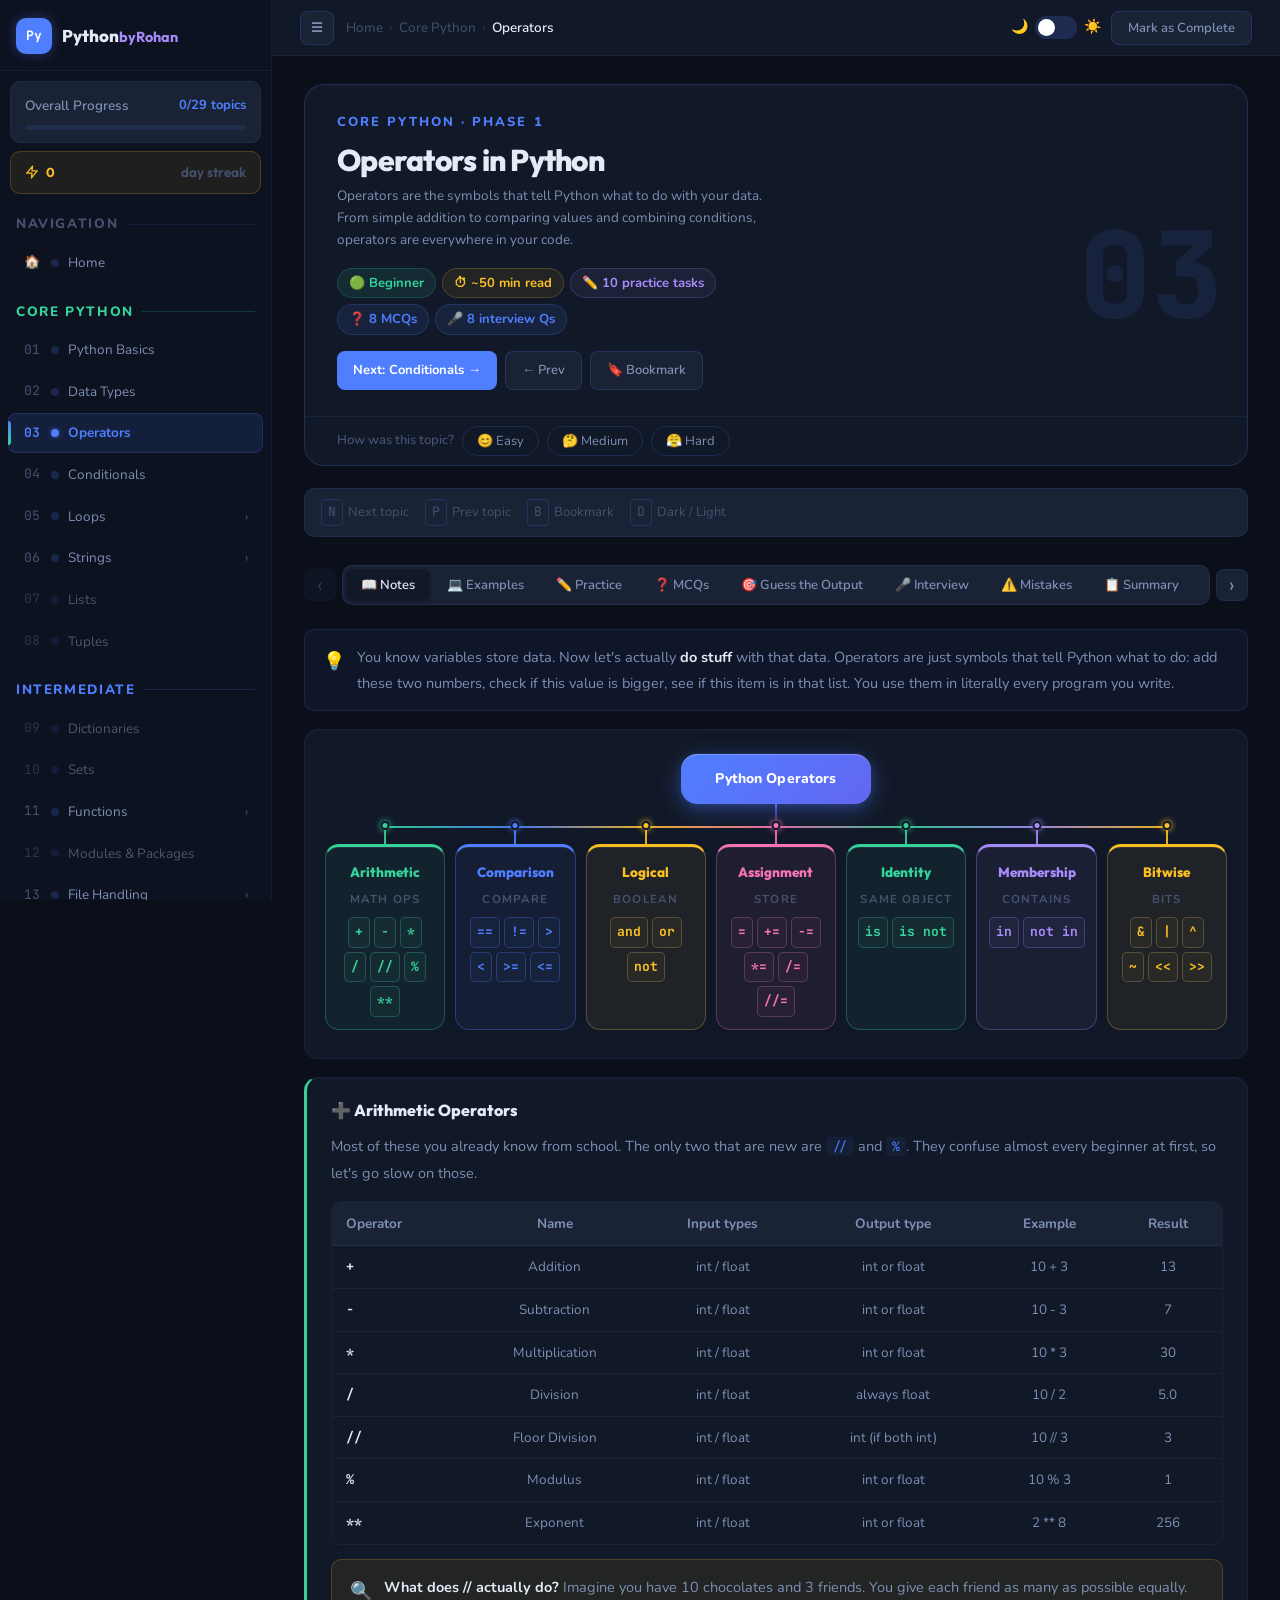
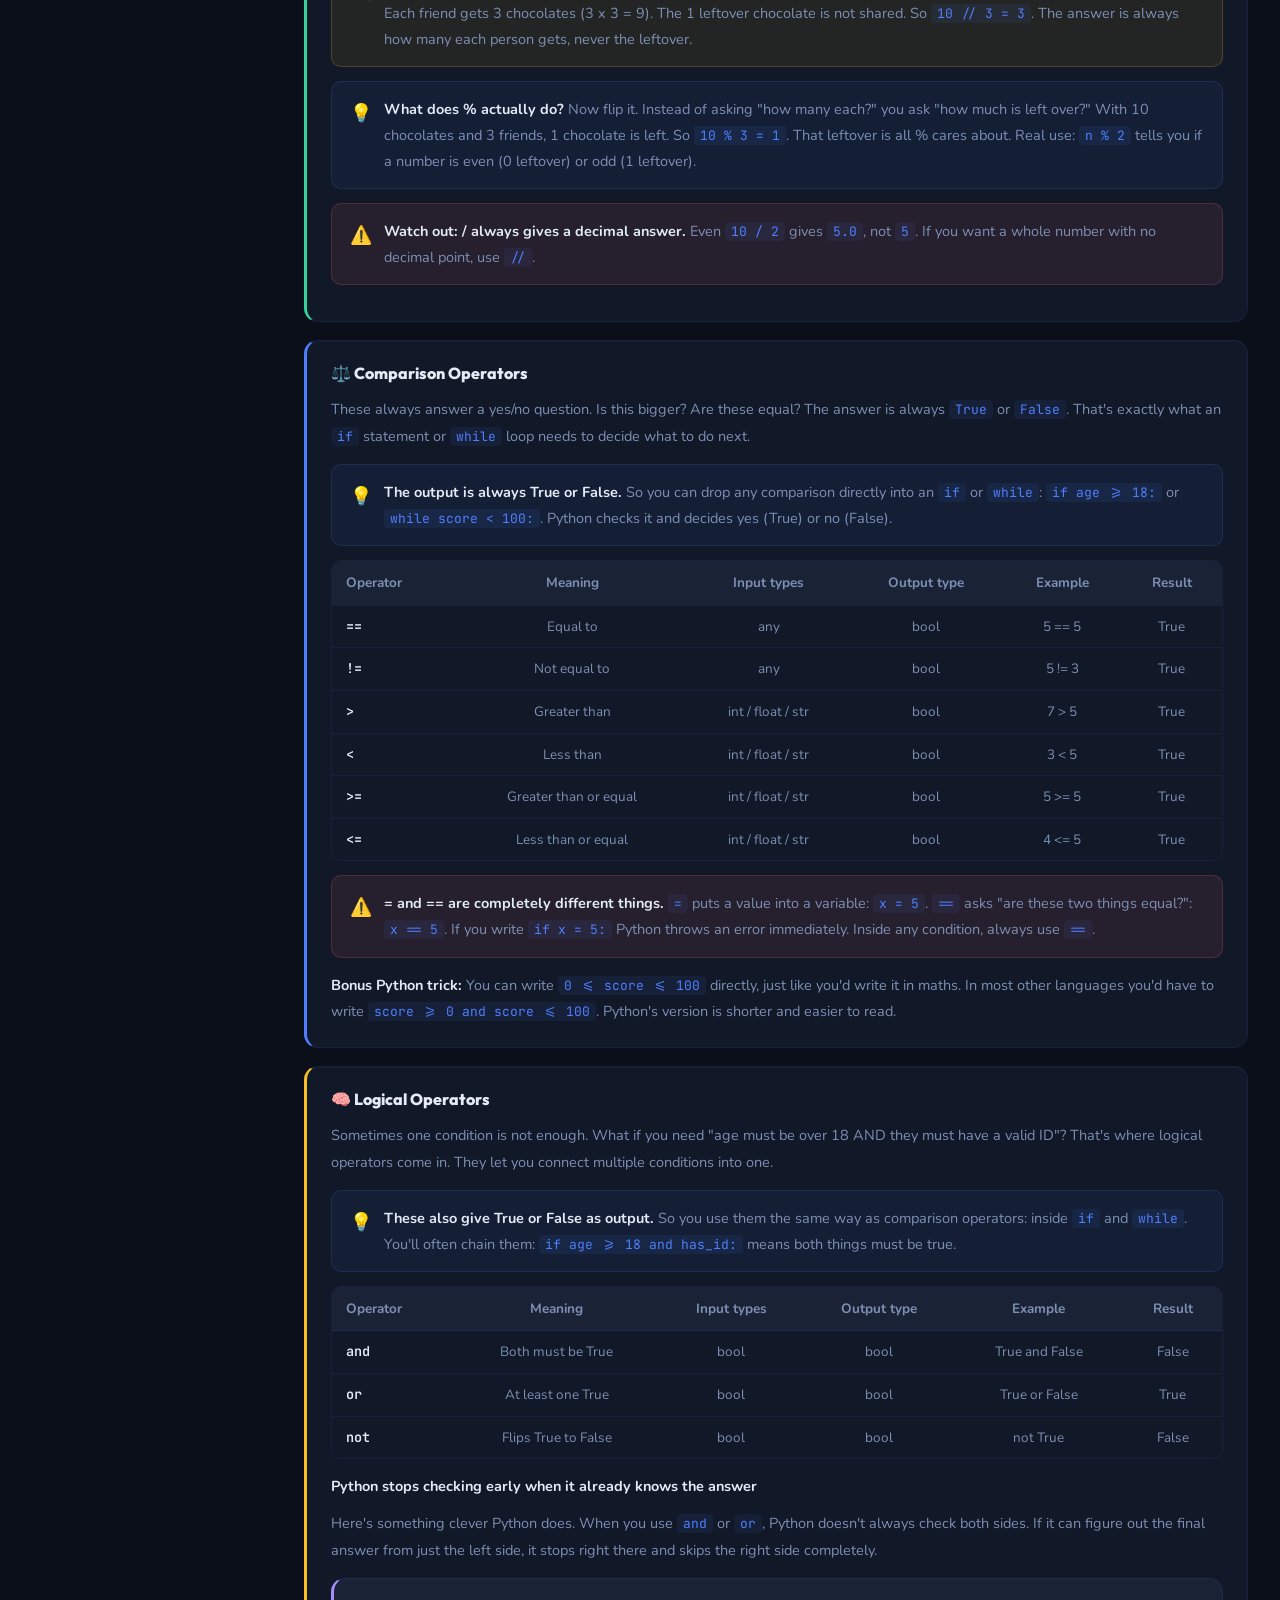
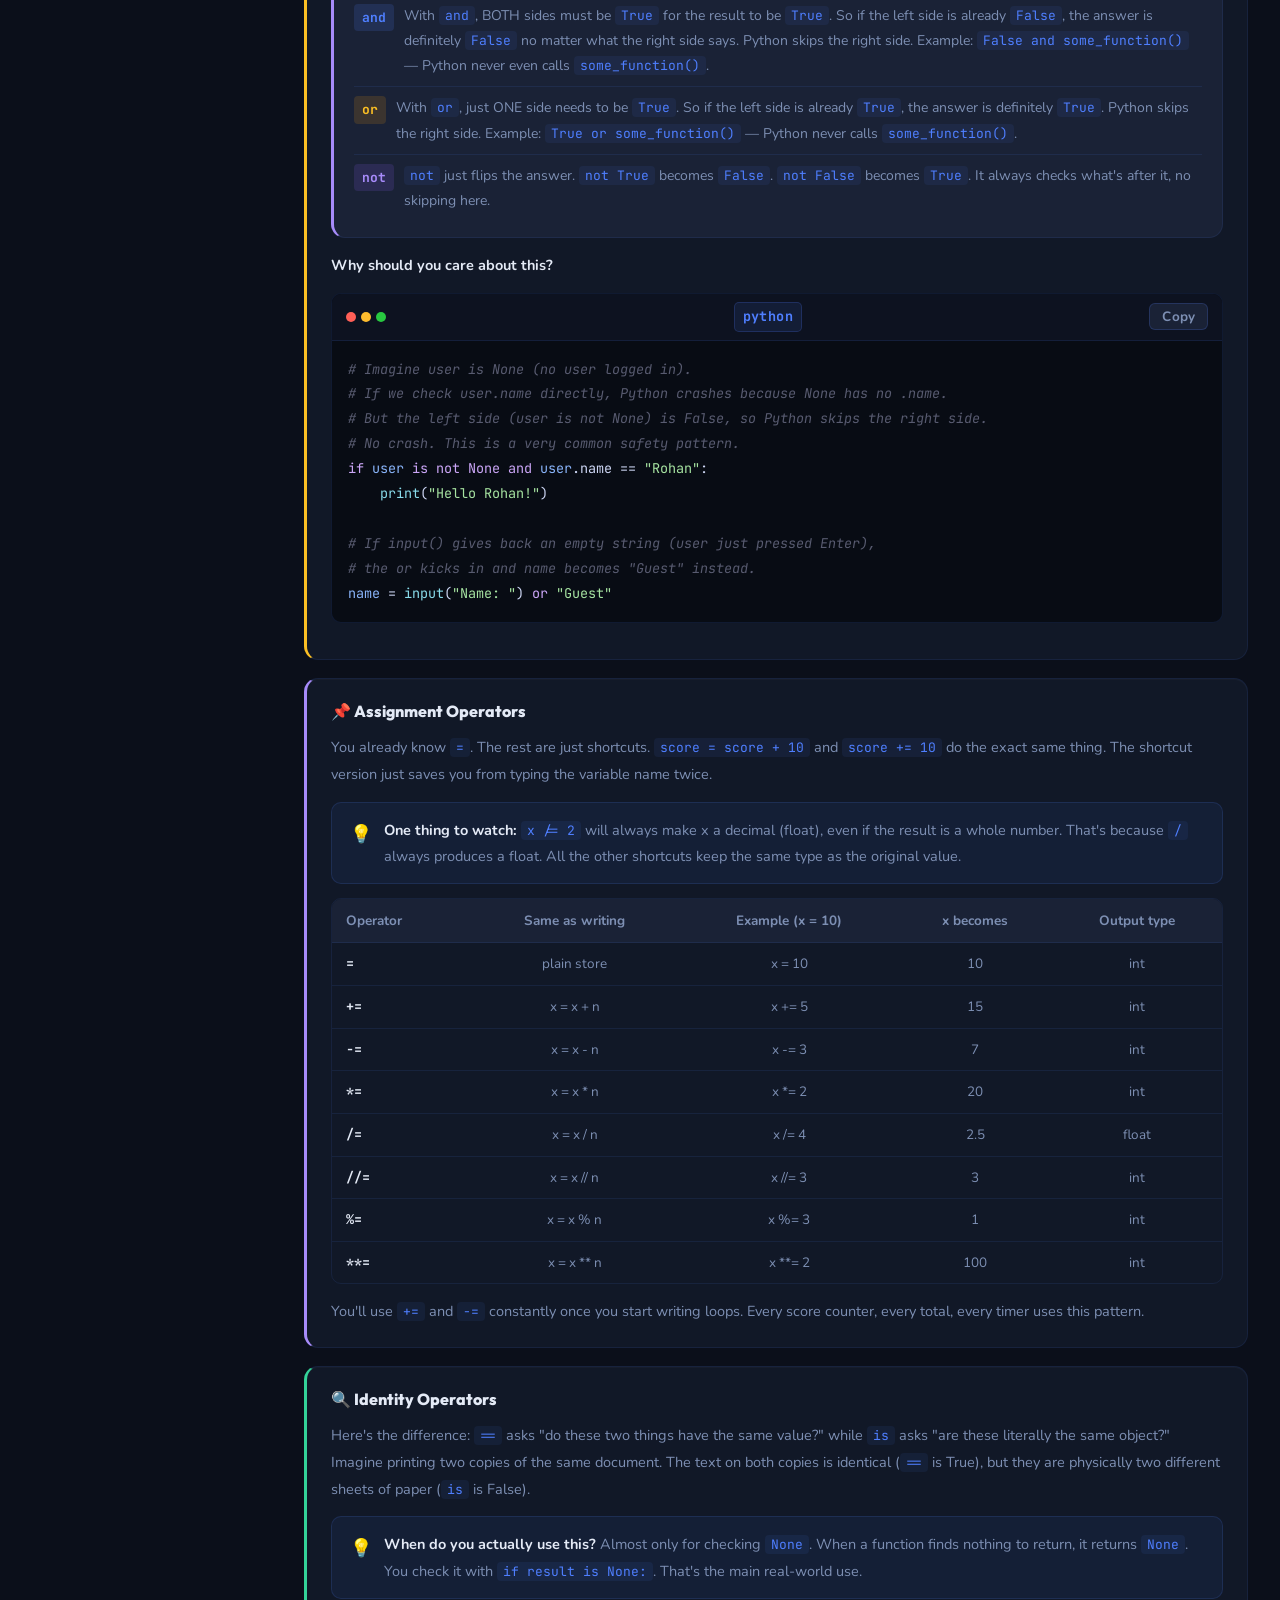
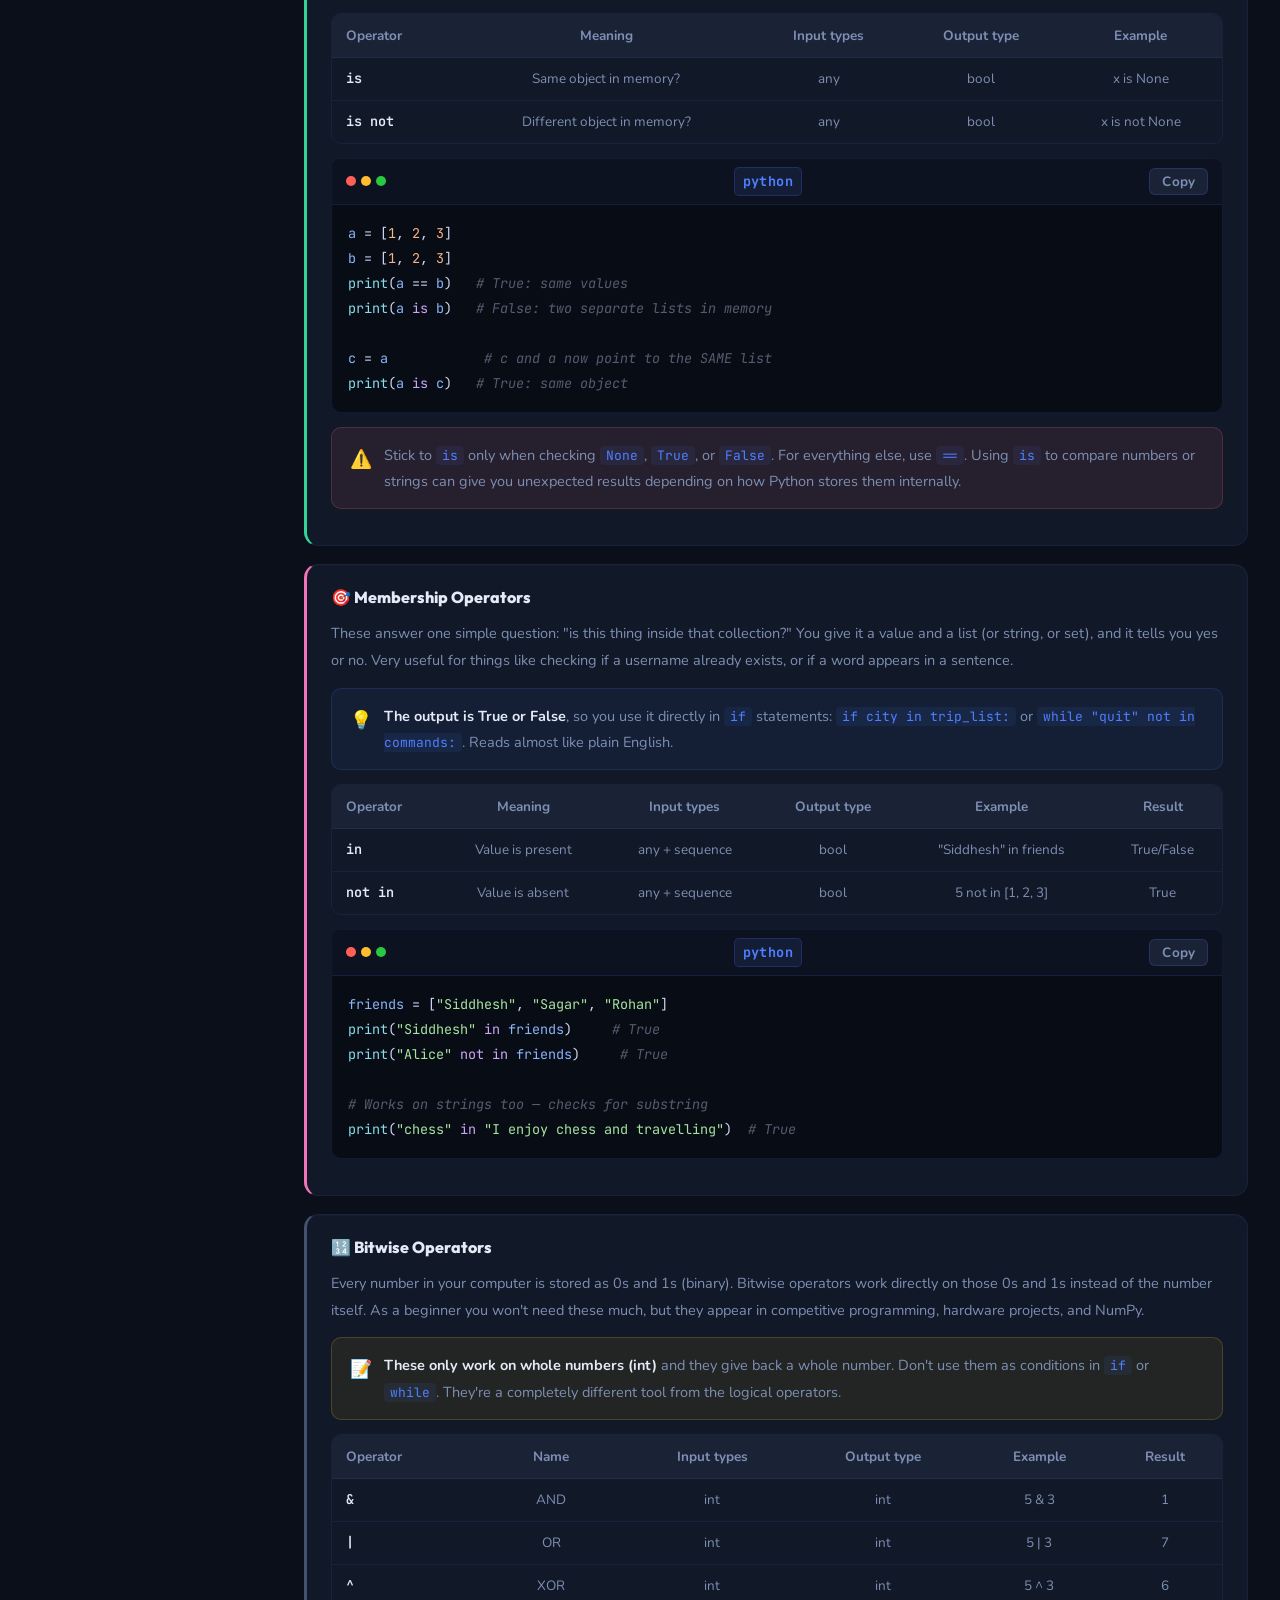
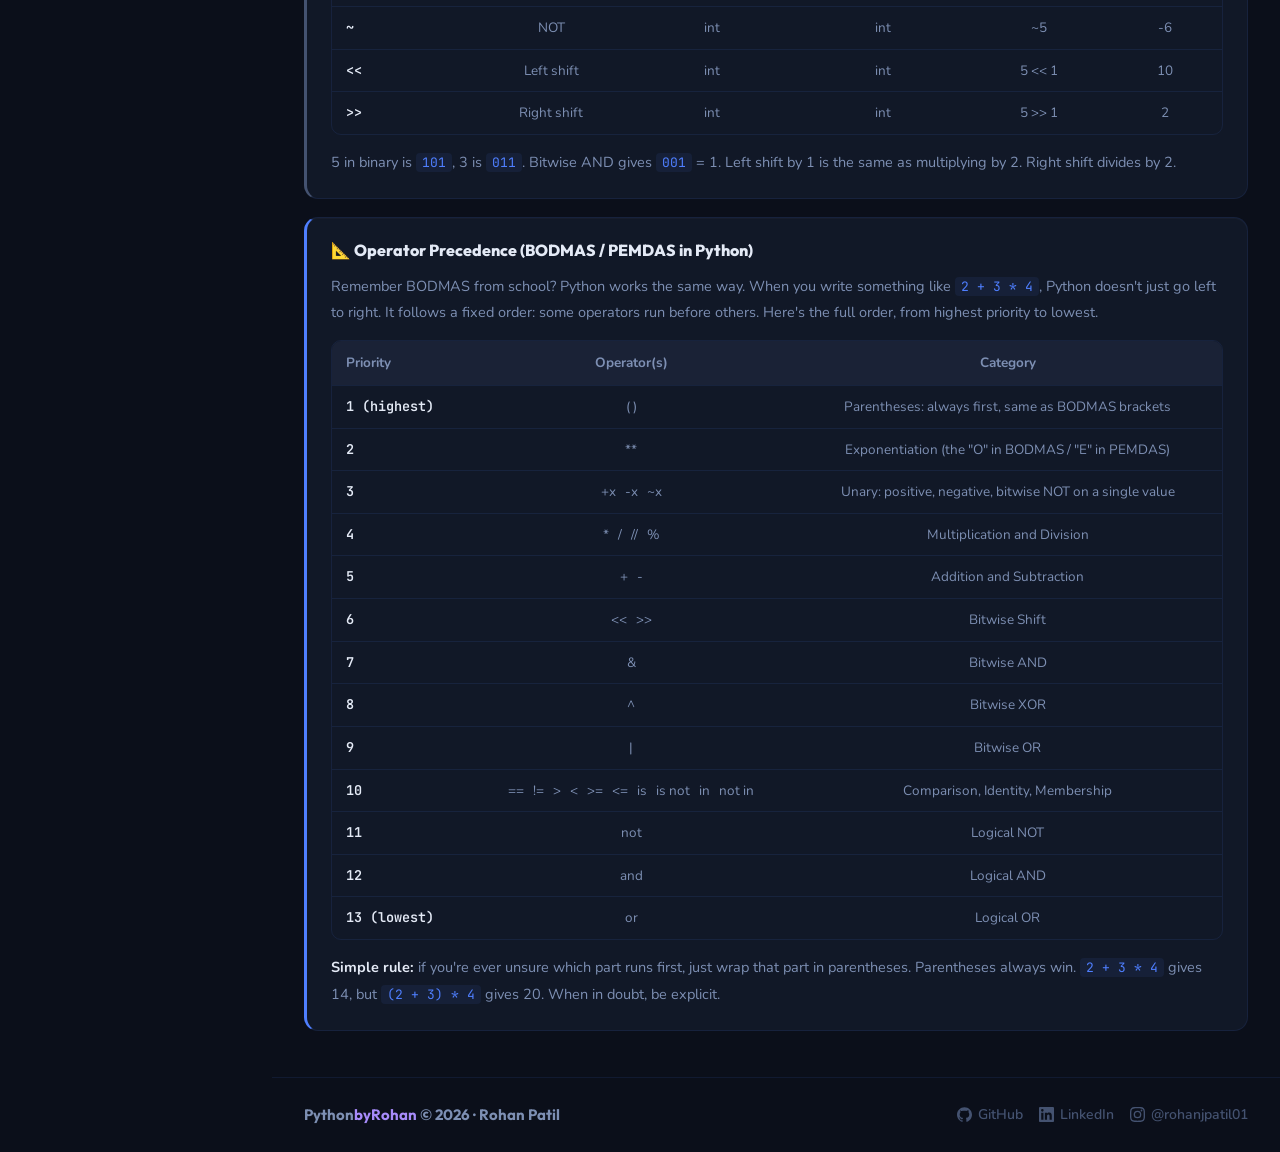
<file: topics/operators.html>
<!DOCTYPE html>
<html lang="en">
<head>
  <meta charset="UTF-8" />
  <meta name="viewport" content="width=device-width, initial-scale=1.0" />
  <title>Operators | PythonbyRohan</title>
  <meta name="description" content="Master Python operators: arithmetic, comparison, logical, assignment, identity, membership, bitwise, and operator precedence." />
  <link rel="icon" href="data:image/svg+xml,<svg xmlns='http://www.w3.org/2000/svg' viewBox='0 0 100 100'><text y='.9em' font-size='90'>🐍</text></svg>" />
  <link rel="stylesheet" href="../assets/style.css" />
  <style>
    /* Topic header */
    .topic-header{background:var(--card);border:1px solid rgba(79,127,255,.22);border-radius:var(--radius-xl);margin-bottom:22px;position:relative;overflow:hidden;box-shadow:inset 0 1px 0 var(--card-shine);display:flex;flex-direction:column}
    .topic-diff-row{border-top:1px solid var(--border);padding:9px 32px;display:flex;align-items:center;gap:8px;flex-wrap:wrap;position:relative;z-index:2}
    .topic-bg-num{position:absolute;right:24px;top:50%;transform:translateY(-50%);font-size:120px;font-weight:900;color:rgba(79,127,255,.1);line-height:1;font-family:var(--font-mono);pointer-events:none;user-select:none;z-index:1}
    body.light .topic-bg-num{color:rgba(79,127,255,.13)}
    .topic-header-body{padding:26px 32px;position:relative;z-index:2;max-width:520px}
    .topic-phase{font-size:13px;font-weight:800;letter-spacing:.16em;text-transform:uppercase;color:var(--accent);margin-bottom:10px}
    .topic-title{font-family:var(--font-display);font-size:clamp(22px,2.8vw,30px);font-weight:800;line-height:1.1;color:var(--text);letter-spacing:-0.025em;margin-bottom:8px}
    .topic-desc{font-size:13.5px;color:var(--text2);line-height:1.65;margin-bottom:16px}
    .topic-meta{display:flex;gap:6px;flex-wrap:wrap;margin-bottom:16px}
    .meta-chip{display:inline-flex;align-items:center;font-size:13px;font-weight:700;padding:3px 11px;border-radius:20px}
    .meta-chip.green{color:var(--green);background:rgba(52,211,153,.1);border:1px solid rgba(52,211,153,.2)}
    .meta-chip.amber{color:var(--amber);background:rgba(251,191,36,.08);border:1px solid rgba(251,191,36,.2)}
    .meta-chip.purple{color:var(--purple);background:rgba(167,139,250,.08);border:1px solid rgba(167,139,250,.2)}
    .meta-chip.blue{color:var(--accent);background:rgba(79,127,255,.1);border:1px solid rgba(79,127,255,.2)}
    .topic-actions{display:flex;gap:8px;flex-wrap:wrap}
    .topic-footer-btn{font-size:13px;font-weight:700;padding:7px 16px;border-radius:8px;background:var(--accent);color:#fff!important;border:none;cursor:pointer;text-decoration:none;display:inline-flex;align-items:center;transition:background .15s}
    .topic-footer-btn:hover{background:var(--accent-hover,#3d6dee)}
    .cbox{background:var(--card);border:1px solid var(--border);border-left:3px solid var(--accent);border-radius:var(--radius-lg);padding:22px 24px;margin-bottom:18px;box-shadow:inset 0 1px 0 var(--card-shine)}
    .cbox.green{border-left-color:var(--green)}
    .cbox.amber{border-left-color:var(--amber)}
    .cbox.purple{border-left-color:var(--purple)}
    .cbox.pink{border-left-color:var(--accent4)}
    .cbox.teal{border-left-color:var(--accent2)}
    .cbox.dim{border-left-color:var(--text3)}
    .cbox h3{font-family:var(--font-display);font-size:16px;font-weight:800;color:var(--text);margin-bottom:12px;display:flex;align-items:center;gap:8px;line-height:1.3}
    .cbox p{font-size:14.5px;color:var(--text2);line-height:1.85;margin-bottom:10px}
    .cbox p:last-child{margin-bottom:0}
    .cbox ul,.cbox ol{padding-left:20px;color:var(--text2);font-size:14.5px;line-height:2.1}
    .cbox li{margin-bottom:2px}
    .cbox strong{color:var(--text)}
    .cbox code{font-family:var(--font-mono);font-size:13px;color:var(--accent);background:rgba(79,127,255,.08);padding:1px 6px;border-radius:4px}
    .diagram-wrap{background:var(--card);border:1px solid var(--border);border-radius:var(--radius-lg);padding:24px 20px;margin-bottom:18px;overflow-x:auto;box-shadow:inset 0 1px 0 var(--card-shine)}
    .table-wrap{overflow-x:auto;margin:14px 0;border-radius:var(--radius);border:1px solid var(--border)}
    .data-table{width:100%;border-collapse:collapse;font-size:13.5px;font-family:var(--font-body)}
    .data-table th{background:var(--bg3);color:var(--text2);font-weight:700;padding:10px 14px;text-align:center;border-bottom:1px solid var(--border);white-space:nowrap}
    .data-table th:first-child{text-align:left}
    .data-table td{padding:9px 14px;text-align:center;border-bottom:1px solid var(--border);color:var(--text2)}
    .data-table td:first-child{text-align:left;font-weight:600;color:var(--text);font-family:var(--font-mono);font-size:13.5px;font-variant-ligatures:none}
    .data-table tr:last-child td{border-bottom:none}
    .data-table tr:hover td{background:var(--bg3)}
    /* Practice — shared styles in style.css */
    .practice-body{font-size:14px;color:var(--text2);line-height:1.75}
    .practice-hint{margin-top:12px;padding:10px 14px;background:var(--bg3);border-radius:7px;font-size:13px;color:var(--text3);display:none;line-height:1.6}
    .hint-toggle{font-size:13px;color:var(--accent);background:none;border:none;font-family:var(--font-body);font-weight:700;padding:0;margin-top:10px;cursor:pointer;display:block}
    .hint-toggle:hover{color:var(--accent-hover)}
    .topic-nav{display:flex;justify-content:space-between;align-items:center;padding:20px 0;margin-top:16px;border-top:1px solid var(--border);flex-wrap:wrap;gap:10px}
    .example-header{display:flex;align-items:center;justify-content:space-between;margin-bottom:10px}
    .example-title{font-family:var(--font-display);font-size:15px;font-weight:700;color:var(--text)}
    .callout-sc{background:var(--bg3);border:1px solid var(--border);border-left:3px solid var(--purple);border-radius:var(--radius-lg);padding:16px 20px;margin:14px 0;font-size:14px;color:var(--text2);line-height:1.8}
    .callout-sc strong{color:var(--text)}
    .sc-row{display:flex;align-items:flex-start;gap:10px;padding:8px 0;border-bottom:1px solid var(--border)}
    .sc-row:last-child{border-bottom:none}
    .sc-badge{font-family:var(--font-mono);font-size:13px;font-weight:700;padding:2px 8px;border-radius:4px;flex-shrink:0;margin-top:1px}
    .sc-and{background:rgba(79,127,255,.15);color:var(--accent)}
    .sc-or{background:rgba(245,158,11,.15);color:var(--amber)}
    .sc-not{background:rgba(139,92,246,.15);color:var(--purple)}
    /* Overview tree */
    .ov-tree{text-align:center}
    .ov-root{display:inline-flex;align-items:center;background:linear-gradient(135deg,#4f7fff,#6366f1);color:#fff;padding:13px 34px;border-radius:16px;font-size:14px;font-weight:800;position:relative;box-shadow:0 6px 24px rgba(79,127,255,.35),0 2px 8px rgba(79,127,255,.2),inset 0 1px 0 rgba(255,255,255,.25);letter-spacing:.01em}
    .ov-root::after{content:'';position:absolute;bottom:-22px;left:50%;transform:translateX(-50%);width:2px;height:22px;background:linear-gradient(to bottom,#6366f1,transparent)}
    .ov-branches{display:grid;grid-template-columns:repeat(7,1fr);gap:10px;margin-top:40px;position:relative;align-items:stretch}
    .ov-branch{display:flex;flex-direction:column;align-items:stretch;position:relative}
    /* Bus spans exactly first-to-last dot center: 1/(2*7)=7.14% */
    .ov-branches::before{content:'';position:absolute;top:-18px;left:7.1%;right:7.1%;height:2px;background:linear-gradient(to right,var(--green) 0%,var(--accent) 17%,var(--accent3) 33%,var(--accent4) 50%,var(--accent2) 67%,var(--purple) 83%,var(--amber) 100%);border-radius:2px;opacity:.9}
    .ov-branch::before{content:'';position:absolute;top:-18px;left:50%;transform:translateX(-50%);width:2px;height:18px;background:var(--ov-color,var(--border));opacity:.9}
    .ov-branch::after{content:'';position:absolute;top:-23px;left:50%;transform:translateX(-50%);width:9px;height:9px;border-radius:50%;background:var(--ov-color,var(--border));border:2px solid var(--card);z-index:1;box-shadow:0 0 6px var(--ov-color)}
    .ov-card{background:color-mix(in srgb,var(--ov-color,var(--accent)) 6%,var(--card));border:1px solid color-mix(in srgb,var(--ov-color,var(--border)) 25%,var(--border));border-top:3px solid var(--ov-color,var(--border));border-radius:14px;padding:14px 10px 12px;text-align:center;flex:1;box-shadow:inset 0 1px 0 rgba(255,255,255,.07),0 2px 8px rgba(0,0,0,.06);transition:transform .2s ease,box-shadow .2s ease,background .2s ease}
    .ov-card:hover{transform:translateY(-5px);box-shadow:0 10px 28px color-mix(in srgb,var(--ov-color,var(--accent)) 20%,transparent),inset 0 1px 0 rgba(255,255,255,.1);background:color-mix(in srgb,var(--ov-color,var(--accent)) 12%,var(--card))}
    .ov-kw{font-family:var(--font-display);font-size:13.5px;font-weight:800;display:block;margin-bottom:4px;color:var(--ov-color)}
    .ov-type{display:block;font-size:11.5px;font-weight:700;text-transform:uppercase;letter-spacing:.1em;color:var(--text3);margin-bottom:8px}
    .ov-ops{display:flex;flex-wrap:wrap;justify-content:center;gap:4px;margin-top:2px}
    .ov-op{font-family:var(--font-mono);font-size:13px;font-weight:700;color:var(--ov-color);background:color-mix(in srgb,var(--ov-color) 10%,var(--card));border:1px solid color-mix(in srgb,var(--ov-color) 22%,var(--border));padding:3px 6px;border-radius:5px;font-variant-ligatures:none;white-space:nowrap}
    @media(max-width:800px){.ov-branches{grid-template-columns:repeat(3,1fr)}.ov-branches::before,.ov-branch::before,.ov-branch::after{display:none}}
  </style>
</head>
<body>
<script>(function(){try{if(JSON.parse(localStorage.getItem('pynotes_theme'))==='light')document.body.classList.add('light');}catch(e){}}());</script>
<div class="sidebar-overlay" id="sidebarOverlay"></div>
<div class="layout">

<!-- SIDEBAR -->
<aside class="sidebar" id="sidebar">
  <div class="sidebar-logo">
    <div class="logo-icon">Py</div>
    <div><div class="logo-text">Python<span style="color:var(--purple);font-size:.85em;font-weight:700">byRohan</span></div></div>
  </div>
  <div class="sidebar-progress">
    <div class="progress-meta"><span>Overall Progress</span><span data-progress-count>0/29 topics</span></div>
    <div class="progress-track"><div class="progress-fill" style="width:0%"></div></div>
  </div>
      <div class="sidebar-streak">
      <svg width="14" height="14" viewBox="0 0 24 24" fill="none" stroke="var(--amber)" stroke-width="2.2" stroke-linecap="round" stroke-linejoin="round"><polygon points="13 2 3 14 12 14 11 22 21 10 12 10 13 2"/></svg>
      <span data-streak>0</span>&nbsp;<span class="sb-streak-lbl">day streak</span>
    </div>
  <div class="sidebar-label">Navigation</div>
  <a href="../index.html" class="nav-item"><span class="nav-num">🏠</span><span class="nav-dot"></span>Home</a>
  <div class="sidebar-label" data-phase="green">Core Python</div>
  <a href="python-basics.html" class="nav-item"><span class="nav-num">01</span><span class="nav-dot" id="dot-python-basics"></span>Python Basics</a>
  <a href="data-types.html" class="nav-item"><span class="nav-num">02</span><span class="nav-dot" id="dot-data-types"></span>Data Types</a>
  <a href="operators.html" class="nav-item active"><span class="nav-num">03</span><span class="nav-dot active"></span>Operators</a>
  <a href="conditionals.html" class="nav-item"><span class="nav-num">04</span><span class="nav-dot" id="dot-conditionals"></span>Conditionals</a>
  <div class="nav-group" data-group="loops">
    <div class="nav-group-header"><span class="nav-num">05</span><span class="nav-dot"></span>Loops<span class="nav-group-arrow">›</span></div>
    <div class="nav-sub"><a href="loops-for.html" class="nav-sub-item">for Loop</a><a href="loops-while.html" class="nav-sub-item">while Loop</a></div>
  </div>
  <div class="nav-group" data-group="strings">
    <div class="nav-group-header"><span class="nav-num">06</span><span class="nav-dot"></span>Strings<span class="nav-group-arrow">›</span></div>
    <div class="nav-sub"><a href="strings-basics.html" class="nav-sub-item">Basics</a><a href="strings-methods.html" class="nav-sub-item">Methods</a></div>
  </div>
  <a href="lists.html" class="nav-item"><span class="nav-num">07</span><span class="nav-dot"></span>Lists</a>
  <a href="tuples.html" class="nav-item"><span class="nav-num">08</span><span class="nav-dot"></span>Tuples</a>
  <div class="sidebar-label" data-phase="accent">Intermediate</div>
  <a href="dictionaries.html" class="nav-item"><span class="nav-num">09</span><span class="nav-dot"></span>Dictionaries</a>
  <a href="sets.html" class="nav-item"><span class="nav-num">10</span><span class="nav-dot"></span>Sets</a>
  <div class="nav-group" data-group="functions">
    <div class="nav-group-header"><span class="nav-num">11</span><span class="nav-dot"></span>Functions<span class="nav-group-arrow">›</span></div>
    <div class="nav-sub"><a href="functions-basics.html" class="nav-sub-item">Defining Functions</a><a href="functions-advanced.html" class="nav-sub-item">Args, kwargs, Lambda</a></div>
  </div>
  <a href="modules-packages.html" class="nav-item"><span class="nav-num">12</span><span class="nav-dot"></span>Modules &amp; Packages</a>
  <div class="nav-group" data-group="file-handling">
    <div class="nav-group-header"><span class="nav-num">13</span><span class="nav-dot"></span>File Handling<span class="nav-group-arrow">›</span></div>
    <div class="nav-sub"><a href="file-handling-read.html" class="nav-sub-item">Reading Files</a><a href="file-handling-write.html" class="nav-sub-item">Writing Files</a></div>
  </div>
  <div class="nav-group" data-group="exceptions">
    <div class="nav-group-header"><span class="nav-num">14</span><span class="nav-dot"></span>Exception Handling<span class="nav-group-arrow">›</span></div>
    <div class="nav-sub"><a href="exceptions-basics.html" class="nav-sub-item">Basics</a><a href="exceptions-advanced.html" class="nav-sub-item">Advanced</a></div>
  </div>
  <div class="nav-group" data-group="oop">
    <div class="nav-group-header"><span class="nav-num">15</span><span class="nav-dot"></span>OOP<span class="nav-group-arrow">›</span></div>
    <div class="nav-sub"><a href="oop-classes.html" class="nav-sub-item">Classes &amp; Objects</a><a href="oop-inheritance.html" class="nav-sub-item">Inheritance</a><a href="oop-advanced.html" class="nav-sub-item">Advanced OOP</a></div>
  </div>
  <div class="sidebar-label" data-phase="purple">Advanced</div>
  <a href="iterators-generators.html" class="nav-item"><span class="nav-num">16</span><span class="nav-dot"></span>Iterators &amp; Generators</a>
  <a href="decorators.html" class="nav-item"><span class="nav-num">17</span><span class="nav-dot"></span>Decorators</a>
  <div class="nav-group" data-group="numpy">
    <div class="nav-group-header"><span class="nav-num">18</span><span class="nav-dot"></span>NumPy<span class="nav-group-arrow">›</span></div>
    <div class="nav-sub"><a href="numpy-arrays.html" class="nav-sub-item">Arrays</a><a href="numpy-operations.html" class="nav-sub-item">Operations</a></div>
  </div>
  <div class="nav-group" data-group="pandas">
    <div class="nav-group-header"><span class="nav-num">19</span><span class="nav-dot"></span>Pandas<span class="nav-group-arrow">›</span></div>
    <div class="nav-sub"><a href="pandas-series.html" class="nav-sub-item">Series</a><a href="pandas-dataframe.html" class="nav-sub-item">DataFrame</a></div>
  </div>
  <a href="data-visualization.html" class="nav-item"><span class="nav-num">20</span><span class="nav-dot"></span>Data Visualization</a>
  <div class="sidebar-label">More</div>
  <a href="../projects/index.html" class="nav-item"><span class="nav-num">📁</span><span class="nav-dot"></span>Projects</a>
  <a href="../interview/index.html" class="nav-item"><span class="nav-num">🎯</span><span class="nav-dot"></span>Interview Prep</a>
  <a href="../resources/index.html" class="nav-item"><span class="nav-num">📚</span><span class="nav-dot"></span>Resources</a>
</aside>

<!-- MAIN -->
<div class="main" id="main">
  <header class="topbar">
    <div style="display:flex;align-items:center;gap:12px">
      <button class="sidebar-toggle btn btn-icon" id="sidebarToggle">☰</button>
      <nav class="breadcrumb">
        <a href="../index.html">Home</a><span class="sep">›</span>
        <span>Core Python</span><span class="sep">›</span>
        <span class="crumb-current">Operators</span>
      </nav>
    </div>
    <div class="topbar-right">
      <div class="theme-toggle">
        <span class="theme-icon">🌙</span>
        <button class="toggle-btn" id="themeToggle" aria-label="Toggle theme"></button>
        <span class="theme-icon">☀️</span>
      </div>
      <button class="btn complete-btn">Mark as Complete</button>
    </div>
  </header>

  <main class="content-area">

    <!-- TOPIC HEADER -->
    <div class="topic-header animate-fadeup">
      <div class="topic-bg-num">03</div>
      <div class="topic-header-body">
        <div class="topic-phase">Core Python · Phase 1</div>
        <div class="topic-title">Operators in Python</div>
        <div class="topic-desc">Operators are the symbols that tell Python what to do with your data. From simple addition to comparing values and combining conditions, operators are everywhere in your code.</div>
        <div class="topic-meta">
          <div class="meta-chip green">🟢 Beginner</div>
          <div class="meta-chip amber">⏱ ~50 min read</div>
          <div class="meta-chip purple">✏️ 10 practice tasks</div>
          <div class="meta-chip blue">❓ 8 MCQs</div>
          <div class="meta-chip blue">🎤 8 interview Qs</div>
        </div>
        <div class="topic-actions">
          <a href="conditionals.html" class="topic-footer-btn" id="nextTopicBtn">Next: Conditionals →</a>
          <a href="data-types.html" class="btn" id="prevTopicBtn">← Prev</a>
          <button class="btn" data-bookmark="operators">🔖 Bookmark</button>
        </div>
      </div>
      <div class="topic-diff-row">
        <span class="diff-rating-label">How was this topic?</span>
        <button class="diff-btn" data-diff="easy">😊 Easy</button>
        <button class="diff-btn" data-diff="medium">🤔 Medium</button>
        <button class="diff-btn" data-diff="hard">😤 Hard</button>
      </div>
    </div>

    <!-- Keyboard shortcuts hint -->
    <div class="shortcut-hint animate-fadeup delay-1">
      <span><kbd class="kbd">N</kbd> Next topic</span>
      <span><kbd class="kbd">P</kbd> Prev topic</span>
      <span><kbd class="kbd">B</kbd> Bookmark</span>
      <span><kbd class="kbd">D</kbd> Dark / Light</span>
    </div>

    <!-- TABS -->
    <div class="tabs-wrap animate-fadeup delay-1">
      <button class="tab-btn active">📖 Notes</button>
      <button class="tab-btn">💻 Examples</button>
      <button class="tab-btn">✏️ Practice</button>
      <button class="tab-btn">❓ MCQs</button>
      <button class="tab-btn">🎯 Guess the Output</button>
      <button class="tab-btn">🎤 Interview</button>
      <button class="tab-btn">⚠️ Mistakes</button>
      <button class="tab-btn">📋 Summary</button>
    </div>

    <!-- ═══════════════════════════════ TAB 1: NOTES ═══════════════════════════════ -->
    <div class="tab-panel active animate-fadeup delay-2">

      <div class="callout callout-tip" style="margin-bottom:18px">
        <span class="callout-icon">💡</span>
        <span>You know variables store data. Now let's actually <strong>do stuff</strong> with that data. Operators are just symbols that tell Python what to do: add these two numbers, check if this value is bigger, see if this item is in that list. You use them in literally every program you write.</span>
      </div>

      <!-- OVERVIEW TREE -->
      <div class="diagram-wrap" style="padding-bottom:28px">
        <div class="ov-tree">
          <div class="ov-root">Python Operators</div>
          <div class="ov-branches">
            <div class="ov-branch" style="--ov-color:var(--green)">
              <div class="ov-card">
                <span class="ov-kw">Arithmetic</span>
                <span class="ov-type">math ops</span>
                <div class="ov-ops">
                  <span class="ov-op">+</span><span class="ov-op">-</span><span class="ov-op">*</span><span class="ov-op">/</span><span class="ov-op">//</span><span class="ov-op">%</span><span class="ov-op">**</span>
                </div>
              </div>
            </div>
            <div class="ov-branch" style="--ov-color:var(--accent)">
              <div class="ov-card">
                <span class="ov-kw">Comparison</span>
                <span class="ov-type">compare</span>
                <div class="ov-ops">
                  <span class="ov-op">==</span><span class="ov-op">!=</span><span class="ov-op">&gt;</span><span class="ov-op">&lt;</span><span class="ov-op">&gt;=</span><span class="ov-op">&lt;=</span>
                </div>
              </div>
            </div>
            <div class="ov-branch" style="--ov-color:var(--accent3)">
              <div class="ov-card">
                <span class="ov-kw">Logical</span>
                <span class="ov-type">boolean</span>
                <div class="ov-ops">
                  <span class="ov-op">and</span><span class="ov-op">or</span><span class="ov-op">not</span>
                </div>
              </div>
            </div>
            <div class="ov-branch" style="--ov-color:var(--accent4)">
              <div class="ov-card">
                <span class="ov-kw">Assignment</span>
                <span class="ov-type">store</span>
                <div class="ov-ops">
                  <span class="ov-op">=</span><span class="ov-op">+=</span><span class="ov-op">-=</span><span class="ov-op">*=</span><span class="ov-op">/=</span><span class="ov-op">//=</span>
                </div>
              </div>
            </div>
            <div class="ov-branch" style="--ov-color:var(--accent2)">
              <div class="ov-card">
                <span class="ov-kw">Identity</span>
                <span class="ov-type">same object</span>
                <div class="ov-ops">
                  <span class="ov-op">is</span><span class="ov-op">is not</span>
                </div>
              </div>
            </div>
            <div class="ov-branch" style="--ov-color:var(--purple)">
              <div class="ov-card">
                <span class="ov-kw">Membership</span>
                <span class="ov-type">contains</span>
                <div class="ov-ops">
                  <span class="ov-op">in</span><span class="ov-op">not in</span>
                </div>
              </div>
            </div>
            <div class="ov-branch" style="--ov-color:var(--amber)">
              <div class="ov-card">
                <span class="ov-kw">Bitwise</span>
                <span class="ov-type">bits</span>
                <div class="ov-ops">
                  <span class="ov-op">&amp;</span><span class="ov-op">|</span><span class="ov-op">^</span><span class="ov-op">~</span><span class="ov-op">&lt;&lt;</span><span class="ov-op">&gt;&gt;</span>
                </div>
              </div>
            </div>
          </div>
        </div>
      </div>

      <!-- 1. ARITHMETIC -->
      <div class="cbox green">
        <h3>➕ Arithmetic Operators</h3>
        <p>Most of these you already know from school. The only two that are new are <code>//</code> and <code>%</code>. They confuse almost every beginner at first, so let's go slow on those.</p>
        <div class="table-wrap">
          <table class="data-table">
            <thead><tr><th>Operator</th><th>Name</th><th>Input types</th><th>Output type</th><th>Example</th><th>Result</th></tr></thead>
            <tbody>
              <tr><td>+</td><td>Addition</td><td>int / float</td><td>int or float</td><td>10 + 3</td><td>13</td></tr>
              <tr><td>-</td><td>Subtraction</td><td>int / float</td><td>int or float</td><td>10 - 3</td><td>7</td></tr>
              <tr><td>*</td><td>Multiplication</td><td>int / float</td><td>int or float</td><td>10 * 3</td><td>30</td></tr>
              <tr><td>/</td><td>Division</td><td>int / float</td><td>always float</td><td>10 / 2</td><td>5.0</td></tr>
              <tr><td>//</td><td>Floor Division</td><td>int / float</td><td>int (if both int)</td><td>10 // 3</td><td>3</td></tr>
              <tr><td>%</td><td>Modulus</td><td>int / float</td><td>int or float</td><td>10 % 3</td><td>1</td></tr>
              <tr><td>**</td><td>Exponent</td><td>int / float</td><td>int or float</td><td>2 ** 8</td><td>256</td></tr>
            </tbody>
          </table>
        </div>

        <div class="callout callout-note" style="margin-top:14px">
          <span class="callout-icon">🔍</span>
          <span><strong>What does // actually do?</strong> Imagine you have 10 chocolates and 3 friends. You give each friend as many as possible equally. Each friend gets 3 chocolates (3 x 3 = 9). The 1 leftover chocolate is not shared. So <code>10 // 3 = 3</code>. The answer is always how many each person gets, never the leftover.</span>
        </div>
        <div class="callout callout-tip" style="margin-top:10px">
          <span class="callout-icon">💡</span>
          <span><strong>What does % actually do?</strong> Now flip it. Instead of asking "how many each?" you ask "how much is left over?" With 10 chocolates and 3 friends, 1 chocolate is left. So <code>10 % 3 = 1</code>. That leftover is all % cares about. Real use: <code>n % 2</code> tells you if a number is even (0 leftover) or odd (1 leftover).</span>
        </div>
        <div class="callout callout-warning" style="margin-top:10px">
          <span class="callout-icon">⚠️</span>
          <span><strong>Watch out: / always gives a decimal answer.</strong> Even <code>10 / 2</code> gives <code>5.0</code>, not <code>5</code>. If you want a whole number with no decimal point, use <code>//</code>.</span>
        </div>
      </div>

      <!-- 2. COMPARISON -->
      <div class="cbox">
        <h3>⚖️ Comparison Operators</h3>
        <p>These always answer a yes/no question. Is this bigger? Are these equal? The answer is always <code>True</code> or <code>False</code>. That's exactly what an <code>if</code> statement or <code>while</code> loop needs to decide what to do next.</p>
        <div class="callout callout-tip" style="margin-bottom:12px">
          <span class="callout-icon">💡</span>
          <span><strong>The output is always True or False.</strong> So you can drop any comparison directly into an <code>if</code> or <code>while</code>: <code>if age >= 18:</code> or <code>while score &lt; 100:</code>. Python checks it and decides yes (True) or no (False).</span>
        </div>
        <div class="table-wrap">
          <table class="data-table">
            <thead><tr><th>Operator</th><th>Meaning</th><th>Input types</th><th>Output type</th><th>Example</th><th>Result</th></tr></thead>
            <tbody>
              <tr><td>==</td><td>Equal to</td><td>any</td><td>bool</td><td>5 == 5</td><td>True</td></tr>
              <tr><td>!=</td><td>Not equal to</td><td>any</td><td>bool</td><td>5 != 3</td><td>True</td></tr>
              <tr><td>></td><td>Greater than</td><td>int / float / str</td><td>bool</td><td>7 > 5</td><td>True</td></tr>
              <tr><td><</td><td>Less than</td><td>int / float / str</td><td>bool</td><td>3 < 5</td><td>True</td></tr>
              <tr><td>>=</td><td>Greater than or equal</td><td>int / float / str</td><td>bool</td><td>5 >= 5</td><td>True</td></tr>
              <tr><td><=</td><td>Less than or equal</td><td>int / float / str</td><td>bool</td><td>4 <= 5</td><td>True</td></tr>
            </tbody>
          </table>
        </div>
        <div class="callout callout-warning" style="margin-top:12px">
          <span class="callout-icon">⚠️</span>
          <span><strong>= and == are completely different things.</strong> <code>=</code> puts a value into a variable: <code>x = 5</code>. <code>==</code> asks "are these two things equal?": <code>x == 5</code>. If you write <code>if x = 5:</code> Python throws an error immediately. Inside any condition, always use <code>==</code>.</span>
        </div>
        <p style="margin-top:12px"><strong>Bonus Python trick:</strong> You can write <code>0 &lt;= score &lt;= 100</code> directly, just like you'd write it in maths. In most other languages you'd have to write <code>score >= 0 and score &lt;= 100</code>. Python's version is shorter and easier to read.</p>
      </div>

      <!-- 3. LOGICAL -->
      <div class="cbox amber">
        <h3>🧠 Logical Operators</h3>
        <p>Sometimes one condition is not enough. What if you need "age must be over 18 AND they must have a valid ID"? That's where logical operators come in. They let you connect multiple conditions into one.</p>
        <div class="callout callout-tip" style="margin-bottom:12px">
          <span class="callout-icon">💡</span>
          <span><strong>These also give True or False as output.</strong> So you use them the same way as comparison operators: inside <code>if</code> and <code>while</code>. You'll often chain them: <code>if age >= 18 and has_id:</code> means both things must be true.</span>
        </div>
        <div class="table-wrap">
          <table class="data-table">
            <thead><tr><th>Operator</th><th>Meaning</th><th>Input types</th><th>Output type</th><th>Example</th><th>Result</th></tr></thead>
            <tbody>
              <tr><td>and</td><td>Both must be True</td><td>bool</td><td>bool</td><td>True and False</td><td>False</td></tr>
              <tr><td>or</td><td>At least one True</td><td>bool</td><td>bool</td><td>True or False</td><td>True</td></tr>
              <tr><td>not</td><td>Flips True to False</td><td>bool</td><td>bool</td><td>not True</td><td>False</td></tr>
            </tbody>
          </table>
        </div>

        <p style="margin-top:14px"><strong>Python stops checking early when it already knows the answer</strong></p>
        <p>Here's something clever Python does. When you use <code>and</code> or <code>or</code>, Python doesn't always check both sides. If it can figure out the final answer from just the left side, it stops right there and skips the right side completely.</p>

        <div class="callout-sc">
          <div class="sc-row">
            <span class="sc-badge sc-and">and</span>
            <span>With <code>and</code>, BOTH sides must be <code>True</code> for the result to be <code>True</code>. So if the left side is already <code>False</code>, the answer is definitely <code>False</code> no matter what the right side says. Python skips the right side. Example: <code>False and some_function()</code> — Python never even calls <code>some_function()</code>.</span>
          </div>
          <div class="sc-row">
            <span class="sc-badge sc-or">or</span>
            <span>With <code>or</code>, just ONE side needs to be <code>True</code>. So if the left side is already <code>True</code>, the answer is definitely <code>True</code>. Python skips the right side. Example: <code>True or some_function()</code> — Python never calls <code>some_function()</code>.</span>
          </div>
          <div class="sc-row">
            <span class="sc-badge sc-not">not</span>
            <span><code>not</code> just flips the answer. <code>not True</code> becomes <code>False</code>. <code>not False</code> becomes <code>True</code>. It always checks what's after it, no skipping here.</span>
          </div>
        </div>

        <p style="margin-top:14px"><strong>Why should you care about this?</strong></p>
        <div class="code-block"><div class="code-header"><div class="code-dots"><span class="code-dot"></span><span class="code-dot"></span><span class="code-dot"></span></div><span class="code-lang">python</span><button class="code-copy">Copy</button></div>
<pre><span class="cm"># Imagine user is None (no user logged in).</span>
<span class="cm"># If we check user.name directly, Python crashes because None has no .name.</span>
<span class="cm"># But the left side (user is not None) is False, so Python skips the right side.</span>
<span class="cm"># No crash. This is a very common safety pattern.</span>
<span class="kw">if</span> <span class="var">user</span> <span class="kw">is not</span> <span class="kw">None</span> <span class="kw">and</span> <span class="var">user</span>.name == <span class="str">"Rohan"</span>:
    <span class="fn">print</span>(<span class="str">"Hello Rohan!"</span>)

<span class="cm"># If input() gives back an empty string (user just pressed Enter),</span>
<span class="cm"># the or kicks in and name becomes "Guest" instead.</span>
<span class="var">name</span> = <span class="fn">input</span>(<span class="str">"Name: "</span>) <span class="kw">or</span> <span class="str">"Guest"</span></pre></div>
      </div>

      <!-- 4. ASSIGNMENT -->
      <div class="cbox purple">
        <h3>📌 Assignment Operators</h3>
        <p>You already know <code>=</code>. The rest are just shortcuts. <code>score = score + 10</code> and <code>score += 10</code> do the exact same thing. The shortcut version just saves you from typing the variable name twice.</p>
        <div class="callout callout-tip" style="margin-bottom:12px">
          <span class="callout-icon">💡</span>
          <span><strong>One thing to watch:</strong> <code>x /= 2</code> will always make x a decimal (float), even if the result is a whole number. That's because <code>/</code> always produces a float. All the other shortcuts keep the same type as the original value.</span>
        </div>
        <div class="table-wrap">
          <table class="data-table">
            <thead><tr><th>Operator</th><th>Same as writing</th><th>Example (x = 10)</th><th>x becomes</th><th>Output type</th></tr></thead>
            <tbody>
              <tr><td>=</td><td>plain store</td><td>x = 10</td><td>10</td><td>int</td></tr>
              <tr><td>+=</td><td>x = x + n</td><td>x += 5</td><td>15</td><td>int</td></tr>
              <tr><td>-=</td><td>x = x - n</td><td>x -= 3</td><td>7</td><td>int</td></tr>
              <tr><td>*=</td><td>x = x * n</td><td>x *= 2</td><td>20</td><td>int</td></tr>
              <tr><td>/=</td><td>x = x / n</td><td>x /= 4</td><td>2.5</td><td>float</td></tr>
              <tr><td>//=</td><td>x = x // n</td><td>x //= 3</td><td>3</td><td>int</td></tr>
              <tr><td>%=</td><td>x = x % n</td><td>x %= 3</td><td>1</td><td>int</td></tr>
              <tr><td>**=</td><td>x = x ** n</td><td>x **= 2</td><td>100</td><td>int</td></tr>
            </tbody>
          </table>
        </div>
        <p>You'll use <code>+=</code> and <code>-=</code> constantly once you start writing loops. Every score counter, every total, every timer uses this pattern.</p>
      </div>

      <!-- 5. IDENTITY -->
      <div class="cbox teal">
        <h3>🔍 Identity Operators</h3>
        <p>Here's the difference: <code>==</code> asks "do these two things have the same value?" while <code>is</code> asks "are these literally the same object?" Imagine printing two copies of the same document. The text on both copies is identical (<code>==</code> is True), but they are physically two different sheets of paper (<code>is</code> is False).</p>
        <div class="callout callout-tip" style="margin-bottom:12px">
          <span class="callout-icon">💡</span>
          <span><strong>When do you actually use this?</strong> Almost only for checking <code>None</code>. When a function finds nothing to return, it returns <code>None</code>. You check it with <code>if result is None:</code>. That's the main real-world use.</span>
        </div>
        <div class="table-wrap">
          <table class="data-table">
            <thead><tr><th>Operator</th><th>Meaning</th><th>Input types</th><th>Output type</th><th>Example</th></tr></thead>
            <tbody>
              <tr><td>is</td><td>Same object in memory?</td><td>any</td><td>bool</td><td>x is None</td></tr>
              <tr><td>is not</td><td>Different object in memory?</td><td>any</td><td>bool</td><td>x is not None</td></tr>
            </tbody>
          </table>
        </div>
        <div class="code-block"><div class="code-header"><div class="code-dots"><span class="code-dot"></span><span class="code-dot"></span><span class="code-dot"></span></div><span class="code-lang">python</span><button class="code-copy">Copy</button></div>
<pre><span class="var">a</span> = [<span class="num">1</span>, <span class="num">2</span>, <span class="num">3</span>]
<span class="var">b</span> = [<span class="num">1</span>, <span class="num">2</span>, <span class="num">3</span>]
<span class="fn">print</span>(<span class="var">a</span> == <span class="var">b</span>)   <span class="cm"># True: same values</span>
<span class="fn">print</span>(<span class="var">a</span> <span class="kw">is</span> <span class="var">b</span>)   <span class="cm"># False: two separate lists in memory</span>

<span class="var">c</span> = <span class="var">a</span>            <span class="cm"># c and a now point to the SAME list</span>
<span class="fn">print</span>(<span class="var">a</span> <span class="kw">is</span> <span class="var">c</span>)   <span class="cm"># True: same object</span></pre></div>
        <div class="callout callout-warning" style="margin-top:10px">
          <span class="callout-icon">⚠️</span>
          <span>Stick to <code>is</code> only when checking <code>None</code>, <code>True</code>, or <code>False</code>. For everything else, use <code>==</code>. Using <code>is</code> to compare numbers or strings can give you unexpected results depending on how Python stores them internally.</span>
        </div>
      </div>

      <!-- 6. MEMBERSHIP -->
      <div class="cbox pink">
        <h3>🎯 Membership Operators</h3>
        <p>These answer one simple question: "is this thing inside that collection?" You give it a value and a list (or string, or set), and it tells you yes or no. Very useful for things like checking if a username already exists, or if a word appears in a sentence.</p>
        <div class="callout callout-tip" style="margin-bottom:12px">
          <span class="callout-icon">💡</span>
          <span><strong>The output is True or False</strong>, so you use it directly in <code>if</code> statements: <code>if city in trip_list:</code> or <code>while "quit" not in commands:</code>. Reads almost like plain English.</span>
        </div>
        <div class="table-wrap">
          <table class="data-table">
            <thead><tr><th>Operator</th><th>Meaning</th><th>Input types</th><th>Output type</th><th>Example</th><th>Result</th></tr></thead>
            <tbody>
              <tr><td>in</td><td>Value is present</td><td>any + sequence</td><td>bool</td><td>"Siddhesh" in friends</td><td>True/False</td></tr>
              <tr><td>not in</td><td>Value is absent</td><td>any + sequence</td><td>bool</td><td>5 not in [1, 2, 3]</td><td>True</td></tr>
            </tbody>
          </table>
        </div>
        <div class="code-block"><div class="code-header"><div class="code-dots"><span class="code-dot"></span><span class="code-dot"></span><span class="code-dot"></span></div><span class="code-lang">python</span><button class="code-copy">Copy</button></div>
<pre><span class="var">friends</span> = [<span class="str">"Siddhesh"</span>, <span class="str">"Sagar"</span>, <span class="str">"Rohan"</span>]
<span class="fn">print</span>(<span class="str">"Siddhesh"</span> <span class="kw">in</span> <span class="var">friends</span>)     <span class="cm"># True</span>
<span class="fn">print</span>(<span class="str">"Alice"</span> <span class="kw">not in</span> <span class="var">friends</span>)     <span class="cm"># True</span>

<span class="cm"># Works on strings too — checks for substring</span>
<span class="fn">print</span>(<span class="str">"chess"</span> <span class="kw">in</span> <span class="str">"I enjoy chess and travelling"</span>)  <span class="cm"># True</span></pre></div>
      </div>

      <!-- 7. BITWISE -->
      <div class="cbox dim">
        <h3>🔢 Bitwise Operators</h3>
        <p>Every number in your computer is stored as 0s and 1s (binary). Bitwise operators work directly on those 0s and 1s instead of the number itself. As a beginner you won't need these much, but they appear in competitive programming, hardware projects, and NumPy.</p>
        <div class="callout callout-note" style="margin-bottom:12px">
          <span class="callout-icon">📝</span>
          <span><strong>These only work on whole numbers (int)</strong> and they give back a whole number. Don't use them as conditions in <code>if</code> or <code>while</code>. They're a completely different tool from the logical operators.</span>
        </div>
        <div class="table-wrap">
          <table class="data-table">
            <thead><tr><th>Operator</th><th>Name</th><th>Input types</th><th>Output type</th><th>Example</th><th>Result</th></tr></thead>
            <tbody>
              <tr><td>&amp;</td><td>AND</td><td>int</td><td>int</td><td>5 &amp; 3</td><td>1</td></tr>
              <tr><td>|</td><td>OR</td><td>int</td><td>int</td><td>5 | 3</td><td>7</td></tr>
              <tr><td>^</td><td>XOR</td><td>int</td><td>int</td><td>5 ^ 3</td><td>6</td></tr>
              <tr><td>~</td><td>NOT</td><td>int</td><td>int</td><td>~5</td><td>-6</td></tr>
              <tr><td>&lt;&lt;</td><td>Left shift</td><td>int</td><td>int</td><td>5 &lt;&lt; 1</td><td>10</td></tr>
              <tr><td>&gt;&gt;</td><td>Right shift</td><td>int</td><td>int</td><td>5 &gt;&gt; 1</td><td>2</td></tr>
            </tbody>
          </table>
        </div>
        <p>5 in binary is <code>101</code>, 3 is <code>011</code>. Bitwise AND gives <code>001</code> = 1. Left shift by 1 is the same as multiplying by 2. Right shift divides by 2.</p>
      </div>

      <!-- 8. PRECEDENCE -->
      <div class="cbox">
        <h3>📐 Operator Precedence (BODMAS / PEMDAS in Python)</h3>
        <p>Remember BODMAS from school? Python works the same way. When you write something like <code>2 + 3 * 4</code>, Python doesn't just go left to right. It follows a fixed order: some operators run before others. Here's the full order, from highest priority to lowest.</p>
        <div class="table-wrap">
          <table class="data-table">
            <thead><tr><th>Priority</th><th>Operator(s)</th><th>Category</th></tr></thead>
            <tbody>
              <tr><td>1 (highest)</td><td>( )</td><td>Parentheses: always first, same as BODMAS brackets</td></tr>
              <tr><td>2</td><td>**</td><td>Exponentiation (the "O" in BODMAS / "E" in PEMDAS)</td></tr>
              <tr><td>3</td><td>+x &nbsp; -x &nbsp; ~x</td><td>Unary: positive, negative, bitwise NOT on a single value</td></tr>
              <tr><td>4</td><td>* &nbsp; / &nbsp; // &nbsp; %</td><td>Multiplication and Division</td></tr>
              <tr><td>5</td><td>+ &nbsp; -</td><td>Addition and Subtraction</td></tr>
              <tr><td>6</td><td>&lt;&lt; &nbsp; &gt;&gt;</td><td>Bitwise Shift</td></tr>
              <tr><td>7</td><td>&amp;</td><td>Bitwise AND</td></tr>
              <tr><td>8</td><td>^</td><td>Bitwise XOR</td></tr>
              <tr><td>9</td><td>|</td><td>Bitwise OR</td></tr>
              <tr><td>10</td><td>== &nbsp; != &nbsp; &gt; &nbsp; &lt; &nbsp; &gt;= &nbsp; &lt;= &nbsp; is &nbsp; is not &nbsp; in &nbsp; not in</td><td>Comparison, Identity, Membership</td></tr>
              <tr><td>11</td><td>not</td><td>Logical NOT</td></tr>
              <tr><td>12</td><td>and</td><td>Logical AND</td></tr>
              <tr><td>13 (lowest)</td><td>or</td><td>Logical OR</td></tr>
            </tbody>
          </table>
        </div>
        <p><strong>Simple rule:</strong> if you're ever unsure which part runs first, just wrap that part in parentheses. Parentheses always win. <code>2 + 3 * 4</code> gives 14, but <code>(2 + 3) * 4</code> gives 20. When in doubt, be explicit.</p>
      </div>

    </div><!-- end tab 1 -->

    <!-- ═══════════════════════════════ TAB 2: EXAMPLES ═══════════════════════════════ -->
    <div class="tab-panel">

      <div class="cbox green" style="margin-bottom:18px">
        <div class="example-header">
          <div class="example-title">Example 1: Arithmetic: Score Calculator</div>
          <span class="badge badge-green">Arithmetic</span>
        </div>
        <div class="code-block"><div class="code-header"><div class="code-dots"><span class="code-dot"></span><span class="code-dot"></span><span class="code-dot"></span></div><span class="code-lang">python</span><button class="code-copy">Copy</button></div>
<pre><span class="cm"># Chess tournament score calculator</span>
<span class="var">wins</span>   = <span class="num">7</span>
<span class="var">draws</span>  = <span class="num">3</span>
<span class="var">losses</span> = <span class="num">2</span>

<span class="var">points</span>      = <span class="var">wins</span> * <span class="num">1</span> + <span class="var">draws</span> * <span class="num">0.5</span>   <span class="cm"># 1 pt for win, 0.5 for draw</span>
<span class="var">total_games</span> = <span class="var">wins</span> + <span class="var">draws</span> + <span class="var">losses</span>
<span class="var">win_pct</span>     = (<span class="var">wins</span> / <span class="var">total_games</span>) * <span class="num">100</span>

<span class="fn">print</span>(<span class="str">f"Points:       <span class="var">{points}</span>"</span>)          <span class="cm"># 8.5</span>
<span class="fn">print</span>(<span class="str">f"Win %:        <span class="var">{win_pct:.1f}</span>%"</span>)    <span class="cm"># 58.3%</span>
<span class="fn">print</span>(<span class="str">f"Games played: <span class="var">{total_games}</span>"</span>)     <span class="cm"># 12</span></pre></div>
      </div>

      <div class="cbox" style="margin-bottom:18px">
        <div class="example-header">
          <div class="example-title">Example 2: Floor Division and Modulo</div>
          <span class="badge badge-accent">Arithmetic</span>
        </div>
        <div class="code-block"><div class="code-header"><div class="code-dots"><span class="code-dot"></span><span class="code-dot"></span><span class="code-dot"></span></div><span class="code-lang">python</span><button class="code-copy">Copy</button></div>
<pre><span class="cm"># Convert total seconds to minutes and seconds</span>
<span class="var">total_seconds</span> = <span class="num">137</span>

<span class="var">minutes</span> = <span class="var">total_seconds</span> // <span class="num">60</span>   <span class="cm"># How many full minutes?  2</span>
<span class="var">seconds</span> = <span class="var">total_seconds</span>  % <span class="num">60</span>   <span class="cm"># Leftover seconds?       17</span>

<span class="fn">print</span>(<span class="str">f"<span class="var">{total_seconds}</span>s = <span class="var">{minutes}</span>m <span class="var">{seconds}</span>s"</span>)  <span class="cm"># 137s = 2m 17s</span>

<span class="cm"># Check even or odd using modulo</span>
<span class="var">n</span> = <span class="num">42</span>
<span class="fn">print</span>(<span class="str">"even"</span> <span class="kw">if</span> <span class="var">n</span> % <span class="num">2</span> == <span class="num">0</span> <span class="kw">else</span> <span class="str">"odd"</span>)   <span class="cm"># even</span></pre></div>
      </div>

      <div class="cbox amber" style="margin-bottom:18px">
        <div class="example-header">
          <div class="example-title">Example 3: Comparison and Logical Operators</div>
          <span class="badge" style="background:rgba(245,158,11,.15);color:var(--amber)">Logical</span>
        </div>
        <div class="code-block"><div class="code-header"><div class="code-dots"><span class="code-dot"></span><span class="code-dot"></span><span class="code-dot"></span></div><span class="code-lang">python</span><button class="code-copy">Copy</button></div>
<pre><span class="cm"># Eligibility check for a travel trip</span>
<span class="var">age</span>          = <span class="num">24</span>
<span class="var">has_passport</span> = <span class="kw">True</span>
<span class="var">balance</span>      = <span class="num">15000</span>

<span class="var">can_travel</span> = <span class="var">age</span> >= <span class="num">18</span> <span class="kw">and</span> <span class="var">has_passport</span> <span class="kw">and</span> <span class="var">balance</span> >= <span class="num">10000</span>
<span class="fn">print</span>(<span class="var">can_travel</span>)   <span class="cm"># True</span>

<span class="cm"># OR: check if destination is on preferred list</span>
<span class="var">destination</span> = <span class="str">"Japan"</span>
<span class="var">ok</span> = <span class="var">destination</span> == <span class="str">"Japan"</span> <span class="kw">or</span> <span class="var">destination</span> == <span class="str">"Thailand"</span>
<span class="fn">print</span>(<span class="var">ok</span>)    <span class="cm"># True</span>

<span class="cm"># NOT: flip a condition</span>
<span class="var">is_raining</span> = <span class="kw">False</span>
<span class="fn">print</span>(<span class="kw">not</span> <span class="var">is_raining</span>)   <span class="cm"># True, good day to travel!</span></pre></div>
      </div>

      <div class="cbox purple" style="margin-bottom:18px">
        <div class="example-header">
          <div class="example-title">Example 4: Assignment Operators in a Loop</div>
          <span class="badge" style="background:rgba(139,92,246,.15);color:var(--purple)">Assignment</span>
        </div>
        <div class="code-block"><div class="code-header"><div class="code-dots"><span class="code-dot"></span><span class="code-dot"></span><span class="code-dot"></span></div><span class="code-lang">python</span><button class="code-copy">Copy</button></div>
<pre><span class="cm"># Count down a chess timer</span>
<span class="var">time_left</span> = <span class="num">300</span>   <span class="cm"># 300 seconds</span>
<span class="var">time_left</span> -= <span class="num">15</span>   <span class="cm"># after move 1 → 285</span>
<span class="var">time_left</span> -= <span class="num">22</span>   <span class="cm"># after move 2 → 263</span>
<span class="var">time_left</span> -= <span class="num">8</span>    <span class="cm"># after move 3 → 255</span>
<span class="fn">print</span>(<span class="var">time_left</span>)   <span class="cm"># 255</span>

<span class="cm"># Track total distance on a road trip</span>
<span class="var">distance</span>  = <span class="num">0</span>
<span class="var">distance</span> += <span class="num">120</span>   <span class="cm"># Mumbai to Pune</span>
<span class="var">distance</span> += <span class="num">850</span>   <span class="cm"># Pune to Goa</span>
<span class="var">distance</span> *= <span class="num">2</span>     <span class="cm"># round trip</span>
<span class="fn">print</span>(<span class="str">f"Total: <span class="var">{distance}</span> km"</span>)   <span class="cm"># Total: 1940 km</span></pre></div>
      </div>

      <div class="cbox teal" style="margin-bottom:18px">
        <div class="example-header">
          <div class="example-title">Example 5: Identity and Membership Operators</div>
          <span class="badge" style="background:rgba(52,211,153,.15);color:var(--accent2)">Identity / Membership</span>
        </div>
        <div class="code-block"><div class="code-header"><div class="code-dots"><span class="code-dot"></span><span class="code-dot"></span><span class="code-dot"></span></div><span class="code-lang">python</span><button class="code-copy">Copy</button></div>
<pre><span class="cm"># Identity: the standard way to check for None</span>
<span class="var">result</span> = <span class="kw">None</span>
<span class="kw">if</span> <span class="var">result</span> <span class="kw">is</span> <span class="kw">None</span>:
    <span class="fn">print</span>(<span class="str">"No result yet"</span>)

<span class="cm"># Membership: check if a city is on the trip list</span>
<span class="var">trip_cities</span> = [<span class="str">"Mumbai"</span>, <span class="str">"Goa"</span>, <span class="str">"Pune"</span>, <span class="str">"Manali"</span>]
<span class="fn">print</span>(<span class="str">"Goa"</span>   <span class="kw">in</span>     <span class="var">trip_cities</span>)   <span class="cm"># True</span>
<span class="fn">print</span>(<span class="str">"Delhi"</span> <span class="kw">not in</span> <span class="var">trip_cities</span>)   <span class="cm"># True</span>

<span class="cm"># Membership on strings (substring check)</span>
<span class="var">hobby</span> = <span class="str">"chess and travelling"</span>
<span class="fn">print</span>(<span class="str">"chess"</span> <span class="kw">in</span> <span class="var">hobby</span>)             <span class="cm"># True</span></pre></div>
      </div>

      <div class="cbox dim" style="margin-bottom:18px">
        <div class="example-header">
          <div class="example-title">Example 6: Operator Precedence Gotchas</div>
          <span class="badge" style="background:var(--bg3);color:var(--text3)">Precedence</span>
        </div>
        <div class="code-block"><div class="code-header"><div class="code-dots"><span class="code-dot"></span><span class="code-dot"></span><span class="code-dot"></span></div><span class="code-lang">python</span><button class="code-copy">Copy</button></div>
<pre><span class="fn">print</span>(<span class="num">2</span> + <span class="num">3</span> * <span class="num">4</span>)         <span class="cm"># 14, not 20 (* runs before +)</span>
<span class="fn">print</span>(<span class="num">2</span> ** <span class="num">3</span> ** <span class="num">2</span>)       <span class="cm"># 512  (**  is right-to-left: 2**(3**2) = 2**9)</span>
<span class="fn">print</span>(<span class="num">10</span> - <span class="num">4</span> - <span class="num">2</span>)        <span class="cm"># 4    (subtraction is left-to-right)</span>
<span class="fn">print</span>(<span class="kw">not</span> <span class="kw">False</span> <span class="kw">or</span> <span class="kw">True</span>)  <span class="cm"># True (not runs before or)</span>

<span class="cm"># Use parentheses to be explicit:</span>
<span class="fn">print</span>((<span class="num">2</span> + <span class="num">3</span>) * <span class="num">4</span>)        <span class="cm"># 20 (now explicit)</span>

<span class="cm"># Chained comparisons work natively in Python:</span>
<span class="var">score</span> = <span class="num">85</span>
<span class="fn">print</span>(<span class="num">80</span> <= <span class="var">score</span> <= <span class="num">90</span>)  <span class="cm"># True</span></pre></div>
      </div>

    </div><!-- end tab 2 -->

    <!-- ═══════════════════════════════ TAB 3: PRACTICE ═══════════════════════════════ -->
    <div class="tab-panel">

      <div class="practice-section-header">
        <div class="callout callout-tip" style="margin-bottom:0;flex:1">
          <span class="callout-icon">✏️</span>
          <span>Try each task in your Python environment. Click Show Hint if you get stuck, but try first!</span>
        </div>
        <div class="practice-progress-wrap">
          <span class="practice-progress-label" id="pb-ops-label">0 / 10 done</span>
          <div class="practice-progress-bar"><div class="practice-progress-fill" id="pb-ops-fill" style="width:0%"></div></div>
        </div>
      </div>

      <div class="practice-card diff-easy" data-practice-id="pb-ops-1">
        <div class="practice-card-header">
          <div class="practice-card-left"><div class="practice-num">1</div><div class="practice-title">Basic Arithmetic</div></div>
          <span class="badge badge-green">Easy</span>
        </div>
        <div class="practice-body">You travel from Mumbai to Goa (560 km) and back. Petrol costs Rs 100/litre and your bike gives 35 km/litre. Calculate total distance, litres needed (use <code>//</code> for whole litres), and total cost.</div>
        <div class="practice-footer">
          <button class="hint-toggle" onclick="toggleHint(this)">Show Hint</button>
          <button class="practice-done-btn" onclick="markPracticeDone(this)"><span class="done-icon">✓</span> Mark Done</button>
        </div>
        <div class="practice-hint">Total distance = 560 * 2. Litres = total_distance // 35. Cost = litres * 100. Use % to find the remaining km after full litres.</div>
      </div>

      <div class="practice-card diff-easy" data-practice-id="pb-ops-2">
        <div class="practice-card-header">
          <div class="practice-card-left"><div class="practice-num">2</div><div class="practice-title">Modulo Magic</div></div>
          <span class="badge badge-green">Easy</span>
        </div>
        <div class="practice-body">Write code that takes any number and prints whether it is even or odd. Then extend it: print whether the number is divisible by 3, by 5, or by both.</div>
        <div class="practice-footer">
          <button class="hint-toggle" onclick="toggleHint(this)">Show Hint</button>
          <button class="practice-done-btn" onclick="markPracticeDone(this)"><span class="done-icon">✓</span> Mark Done</button>
        </div>
        <div class="practice-hint">Use <code>n % 2 == 0</code> for even. Use <code>n % 3 == 0 and n % 5 == 0</code> for divisible by both.</div>
      </div>

      <div class="practice-card diff-easy" data-practice-id="pb-ops-3">
        <div class="practice-card-header">
          <div class="practice-card-left"><div class="practice-num">3</div><div class="practice-title">Comparison Operators</div></div>
          <span class="badge badge-green">Easy</span>
        </div>
        <div class="practice-body">Create variables for two students' CGPAs. Print: who has a higher CGPA, whether they are equal, and whether both have CGPA above 9.0.</div>
        <div class="practice-footer">
          <button class="hint-toggle" onclick="toggleHint(this)">Show Hint</button>
          <button class="practice-done-btn" onclick="markPracticeDone(this)"><span class="done-icon">✓</span> Mark Done</button>
        </div>
        <div class="practice-hint">Use <code>&gt;</code>, <code>==</code>, and <code>and</code>. The result of a comparison is True/False, so you can print it directly.</div>
      </div>

      <div class="practice-card diff-easy" data-practice-id="pb-ops-4">
        <div class="practice-card-header">
          <div class="practice-card-left"><div class="practice-num">4</div><div class="practice-title">Assignment Operators</div></div>
          <span class="badge badge-green">Easy</span>
        </div>
        <div class="practice-body">Start with <code>score = 0</code>. Simulate 5 game rounds using <code>+=</code> and <code>-=</code>: +10, +15, -5, +20, -8. Print the score after each round.</div>
        <div class="practice-footer">
          <button class="hint-toggle" onclick="toggleHint(this)">Show Hint</button>
          <button class="practice-done-btn" onclick="markPracticeDone(this)"><span class="done-icon">✓</span> Mark Done</button>
        </div>
        <div class="practice-hint">Write <code>score += 10</code>, then print, then <code>score += 15</code>, print, and so on. No loops needed yet.</div>
      </div>

      <div class="practice-card diff-easy" data-practice-id="pb-ops-5">
        <div class="practice-card-header">
          <div class="practice-card-left"><div class="practice-num">5</div><div class="practice-title">Membership Operator</div></div>
          <span class="badge badge-green">Easy</span>
        </div>
        <div class="practice-body">Create a list of your favourite travel destinations. Ask the user to enter a city name and check if it is in your list using <code>in</code>. Print an appropriate message.</div>
        <div class="practice-footer">
          <button class="hint-toggle" onclick="toggleHint(this)">Show Hint</button>
          <button class="practice-done-btn" onclick="markPracticeDone(this)"><span class="done-icon">✓</span> Mark Done</button>
        </div>
        <div class="practice-hint">Use <code>city = input("Enter a city: ")</code> then <code>if city in destinations:</code></div>
      </div>

      <div class="practice-card diff-medium" data-practice-id="pb-ops-6">
        <div class="practice-card-header">
          <div class="practice-card-left"><div class="practice-num">6</div><div class="practice-title">Logical Operators</div></div>
          <span class="badge badge-amber">Medium</span>
        </div>
        <div class="practice-body">A chess tournament: a player qualifies if they have won more than 5 games <strong>or</strong> have a rating above 1800. Test three players with different win/rating combinations. Print whether each qualifies.</div>
        <div class="practice-footer">
          <button class="hint-toggle" onclick="toggleHint(this)">Show Hint</button>
          <button class="practice-done-btn" onclick="markPracticeDone(this)"><span class="done-icon">✓</span> Mark Done</button>
        </div>
        <div class="practice-hint">Use <code>wins &gt; 5 or rating &gt; 1800</code> for each player. Store in a variable and print.</div>
      </div>

      <div class="practice-card diff-medium" data-practice-id="pb-ops-7">
        <div class="practice-card-header">
          <div class="practice-card-left"><div class="practice-num">7</div><div class="practice-title">Identity vs Equality</div></div>
          <span class="badge badge-amber">Medium</span>
        </div>
        <div class="practice-body">Create two lists with the same values. Use <code>==</code> and <code>is</code> to compare them. Then assign one list to a new variable and compare again. Explain in a comment why the results differ.</div>
        <div class="practice-footer">
          <button class="hint-toggle" onclick="toggleHint(this)">Show Hint</button>
          <button class="practice-done-btn" onclick="markPracticeDone(this)"><span class="done-icon">✓</span> Mark Done</button>
        </div>
        <div class="practice-hint"><code>a = [1,2,3]</code> and <code>b = [1,2,3]</code> are equal but not the same object. <code>c = a</code> makes c point to the same object as a.</div>
      </div>

      <div class="practice-card diff-medium" data-practice-id="pb-ops-8">
        <div class="practice-card-header">
          <div class="practice-card-left"><div class="practice-num">8</div><div class="practice-title">Precedence</div></div>
          <span class="badge badge-amber">Medium</span>
        </div>
        <div class="practice-body">Without running the code, predict the output of: <code>2 + 3 * 4 - 1</code>, <code>2 ** 2 ** 3</code>, <code>10 &gt; 5 and 3 &lt; 1 or True</code>. Then verify by running it.</div>
        <div class="practice-footer">
          <button class="hint-toggle" onclick="toggleHint(this)">Show Hint</button>
          <button class="practice-done-btn" onclick="markPracticeDone(this)"><span class="done-icon">✓</span> Mark Done</button>
        </div>
        <div class="practice-hint">Answers: 13, 256, True. Walk through step by step: * before +/-, right-to-left ** gives 2**(2**3)=2**8=256, and before or.</div>
      </div>

      <div class="practice-card diff-medium" data-practice-id="pb-ops-9">
        <div class="practice-card-header">
          <div class="practice-card-left"><div class="practice-num">9</div><div class="practice-title">Chained Comparison</div></div>
          <span class="badge badge-amber">Medium</span>
        </div>
        <div class="practice-body">Write a program that checks if a temperature value (in degrees C) falls in the "comfortable" range of 20 to 30 degrees using Python's chained comparison syntax. Test with values 15, 25, and 35.</div>
        <div class="practice-footer">
          <button class="hint-toggle" onclick="toggleHint(this)">Show Hint</button>
          <button class="practice-done-btn" onclick="markPracticeDone(this)"><span class="done-icon">✓</span> Mark Done</button>
        </div>
        <div class="practice-hint">Use <code>20 &lt;= temp &lt;= 30</code> directly. Python supports this natively.</div>
      </div>

      <div class="practice-card diff-challenge" data-practice-id="pb-ops-10">
        <div class="practice-card-header">
          <div class="practice-card-left"><div class="practice-num">★</div><div class="practice-title">Mini Calculator</div></div>
          <span class="badge badge-accent">Challenge</span>
        </div>
        <div class="practice-body">Build a mini calculator. Accept two numbers and an operator (<code>+</code>, <code>-</code>, <code>*</code>, <code>/</code>, <code>//</code>, <code>%</code>, <code>**</code>) as input. Use <code>in</code> to validate the operator. Print the result or an error for invalid operators or division by zero.</div>
        <div class="practice-footer">
          <button class="hint-toggle" onclick="toggleHint(this)">Show Hint</button>
          <button class="practice-done-btn" onclick="markPracticeDone(this)"><span class="done-icon">✓</span> Mark Done</button>
        </div>
        <div class="practice-hint">Use <code>op in ['+', '-', '*', '/', '//', '%', '**']</code> to validate. Use if/elif for each operation. Check <code>b == 0</code> before dividing.</div>
      </div>

      <script>
      (function(){
        var prefix = 'pb-ops-';
        var cards = document.querySelectorAll('[data-practice-id^="' + prefix + '"]');
        var total = cards.length;
        function updateProgress(){
          var done = document.querySelectorAll('[data-practice-id^="' + prefix + '"].done').length;
          document.getElementById('pb-ops-label').textContent = done + ' / ' + total + ' done';
          document.getElementById('pb-ops-fill').style.width = Math.round(done/total*100) + '%';
        }
        cards.forEach(function(c){
          if(localStorage.getItem(c.dataset.practiceId)==='done') c.classList.add('done');
        });
        updateProgress();
        document.addEventListener('practiceDoneChanged', updateProgress);
      })();
      </script>

    </div><!-- end tab 3 -->

    <!-- ═══════════════════════════════ TAB 4: MCQs ═══════════════════════════════ -->
    <div class="tab-panel">

      <div class="callout callout-tip" style="margin-bottom:20px">
        <span class="callout-icon">📝</span>
        <span>Answer all 8 questions first, then click Submit. Results are revealed all at once.</span>
      </div>

      <div class="mcq-wrap mcq-question"
           data-difficulty="easy"
           data-concept="floor-division"
           data-explanation="// is floor division. It returns the integer quotient, dropping any decimal. 10 // 3 = 3 because 3 fits into 10 exactly 3 full times (3 x 3 = 9), with 1 left over which is discarded.">
        <div class="mcq-num">Question 1 of 8</div>
        <div class="mcq-q">What does <code style="font-family:var(--font-mono);color:var(--accent)">10 // 3</code> return?</div>
        <div class="mcq-option" data-correct="false"><span class="mcq-label">A</span>3.33</div>
        <div class="mcq-option" data-correct="true"><span class="mcq-label">B</span>3</div>
        <div class="mcq-option" data-correct="false"><span class="mcq-label">C</span>4</div>
        <div class="mcq-option" data-correct="false"><span class="mcq-label">D</span>3.0</div>
      </div>

      <div class="mcq-wrap mcq-question"
           data-difficulty="easy"
           data-concept="modulo"
           data-explanation="The % operator returns the remainder after division. 10 = (3 x 3) + 1, so the remainder is 1. Think of it as: what is left over?">
        <div class="mcq-num">Question 2 of 8</div>
        <div class="mcq-q">What is the output of <code style="font-family:var(--font-mono);color:var(--accent)">10 % 3</code>?</div>
        <div class="mcq-option" data-correct="false"><span class="mcq-label">A</span>3</div>
        <div class="mcq-option" data-correct="true"><span class="mcq-label">B</span>1</div>
        <div class="mcq-option" data-correct="false"><span class="mcq-label">C</span>0</div>
        <div class="mcq-option" data-correct="false"><span class="mcq-label">D</span>3.33</div>
      </div>

      <div class="mcq-wrap mcq-question"
           data-difficulty="easy"
           data-concept="identity"
           data-explanation="'is' checks identity: whether both variables point to the same object in memory. '==' checks value equality. They are different operations.">
        <div class="mcq-num">Question 3 of 8</div>
        <div class="mcq-q">Which operator checks if two variables point to the same object in memory?</div>
        <div class="mcq-option" data-correct="false"><span class="mcq-label">A</span>==</div>
        <div class="mcq-option" data-correct="false"><span class="mcq-label">B</span>===</div>
        <div class="mcq-option" data-correct="true"><span class="mcq-label">C</span>is</div>
        <div class="mcq-option" data-correct="false"><span class="mcq-label">D</span>eq</div>
      </div>

      <div class="mcq-wrap mcq-question"
           data-difficulty="medium"
           data-concept="precedence-logical"
           data-explanation="'and' has higher precedence than 'or'. So Python evaluates (True and False) first = False, then (False or True) = True.">
        <div class="mcq-num">Question 4 of 8</div>
        <div class="mcq-q">What does <code style="font-family:var(--font-mono);color:var(--accent)">True and False or True</code> evaluate to?</div>
        <div class="mcq-option" data-correct="false"><span class="mcq-label">A</span>False</div>
        <div class="mcq-option" data-correct="true"><span class="mcq-label">B</span>True</div>
        <div class="mcq-option" data-correct="false"><span class="mcq-label">C</span>None</div>
        <div class="mcq-option" data-correct="false"><span class="mcq-label">D</span>Error</div>
      </div>

      <div class="mcq-wrap mcq-question"
           data-difficulty="medium"
           data-concept="exponentiation-associativity"
           data-explanation="** is right-associative: evaluated right to left. So 2 ** 3 ** 2 = 2 ** (3 ** 2) = 2 ** 9 = 512, not (2 ** 3) ** 2 = 64.">
        <div class="mcq-num">Question 5 of 8</div>
        <div class="mcq-q">What is the result of <code style="font-family:var(--font-mono);color:var(--accent)">2 ** 3 ** 2</code>?</div>
        <div class="mcq-option" data-correct="false"><span class="mcq-label">A</span>64</div>
        <div class="mcq-option" data-correct="true"><span class="mcq-label">B</span>512</div>
        <div class="mcq-option" data-correct="false"><span class="mcq-label">C</span>72</div>
        <div class="mcq-option" data-correct="false"><span class="mcq-label">D</span>8</div>
      </div>

      <div class="mcq-wrap mcq-question"
           data-difficulty="easy"
           data-concept="augmented-assignment"
           data-explanation="x += 5 is shorthand for x = x + 5. It adds 5 to the current value of x and stores the result back in x.">
        <div class="mcq-num">Question 6 of 8</div>
        <div class="mcq-q">If <code style="font-family:var(--font-mono);color:var(--accent)">x = 10</code>, what is x after <code style="font-family:var(--font-mono);color:var(--accent)">x += 5</code>?</div>
        <div class="mcq-option" data-correct="false"><span class="mcq-label">A</span>10</div>
        <div class="mcq-option" data-correct="false"><span class="mcq-label">B</span>5</div>
        <div class="mcq-option" data-correct="true"><span class="mcq-label">C</span>15</div>
        <div class="mcq-option" data-correct="false"><span class="mcq-label">D</span>50</div>
      </div>

      <div class="mcq-wrap mcq-question"
           data-difficulty="easy"
           data-concept="membership"
           data-explanation="The 'in' operator checks for substring membership in strings. 'chess' appears inside 'I enjoy chess', so it returns True.">
        <div class="mcq-num">Question 7 of 8</div>
        <div class="mcq-q">What does <code style="font-family:var(--font-mono);color:var(--accent)">"chess" in "I enjoy chess"</code> return?</div>
        <div class="mcq-option" data-correct="false"><span class="mcq-label">A</span>False</div>
        <div class="mcq-option" data-correct="true"><span class="mcq-label">B</span>True</div>
        <div class="mcq-option" data-correct="false"><span class="mcq-label">C</span>Error</div>
        <div class="mcq-option" data-correct="false"><span class="mcq-label">D</span>None</div>
      </div>

      <div class="mcq-wrap mcq-question"
           data-difficulty="medium"
           data-concept="short-circuit"
           data-explanation="Python uses short-circuit evaluation. With 'and', if the first operand is falsy (0 is falsy), the second is never evaluated. So 0 and (1/0) returns 0 without raising a ZeroDivisionError.">
        <div class="mcq-num">Question 8 of 8</div>
        <div class="mcq-q">What does <code style="font-family:var(--font-mono);color:var(--accent)">0 and (1/0)</code> return?</div>
        <div class="mcq-option" data-correct="false"><span class="mcq-label">A</span>ZeroDivisionError</div>
        <div class="mcq-option" data-correct="false"><span class="mcq-label">B</span>False</div>
        <div class="mcq-option" data-correct="true"><span class="mcq-label">C</span>0</div>
        <div class="mcq-option" data-correct="false"><span class="mcq-label">D</span>True</div>
      </div>

      <div class="mcq-submit-row">
        <div id="mcqWarning" class="mcq-warning"></div>
        <button class="btn btn-primary" id="mcqSubmitBtn">Submit Answers</button>
      </div>
      <div id="mcqResultDashboard" class="mcq-result-dashboard" style="display:none"></div>

    </div><!-- end tab 4 -->

    <!-- ═══════════════════════════════ TAB 5: GUESS THE OUTPUT ═══════════════════════════════ -->
    <div class="tab-panel">

      <div class="callout callout-tip" style="margin-bottom:18px">
        <span class="callout-icon">🎯</span>
        <span>Look at each code snippet and <strong>guess the output before revealing it</strong>. This is the best way to build real intuition for how operators work. No peeking!</span>
      </div>

      <style>
        .gto-card{background:var(--card);border:1px solid var(--border);border-radius:var(--radius-lg);padding:20px 22px;margin-bottom:14px;box-shadow:inset 0 1px 0 var(--card-shine)}
        .gto-header{display:flex;align-items:center;justify-content:space-between;margin-bottom:12px}
        .gto-title{font-family:var(--font-display);font-size:14px;font-weight:700;color:var(--text)}
        .gto-reveal-btn{font-size:13px;font-weight:700;font-family:var(--font-body);color:var(--accent);background:rgba(79,127,255,.1);border:1px solid rgba(79,127,255,.25);border-radius:6px;padding:5px 14px;cursor:pointer;transition:background .2s}
        .gto-reveal-btn:hover{background:rgba(79,127,255,.2)}
        .gto-answer{margin-top:12px;padding:12px 16px;background:var(--bg3);border-radius:8px;border-left:3px solid var(--green);display:none}
        .gto-answer.visible{display:block}
        .gto-answer-label{font-size:13.5px;font-weight:700;letter-spacing:.08em;text-transform:uppercase;color:var(--green);margin-bottom:6px}
        .gto-output{font-family:var(--font-mono);font-size:13.5px;color:var(--text);white-space:pre;line-height:1.7}
        .gto-explain{font-size:13px;color:var(--text2);line-height:1.7;margin-top:8px;padding-top:8px;border-top:1px solid var(--border)}
  </style>

      <!-- Q1 -->
      <div class="gto-card">
        <div class="gto-header">
          <div class="gto-title">Snippet 1 <span class="badge badge-green" style="margin-left:8px">Arithmetic</span></div>
          <button class="gto-reveal-btn" onclick="this.closest('.gto-card').querySelector('.gto-answer').classList.toggle('visible');this.textContent=this.closest('.gto-card').querySelector('.gto-answer').classList.contains('visible')?'Hide Answer':'Reveal Answer'">Reveal Answer</button>
        </div>
        <div class="code-block"><div class="code-header"><div class="code-dots"><span class="code-dot"></span><span class="code-dot"></span><span class="code-dot"></span></div><span class="code-lang">python</span><button class="code-copy">Copy</button></div>
<pre><span class="fn">print</span>(<span class="num">10</span> / <span class="num">2</span>)
<span class="fn">print</span>(<span class="num">10</span> // <span class="num">2</span>)
<span class="fn">print</span>(<span class="num">10</span> % <span class="num">2</span>)</pre></div>
        <div class="gto-answer">
          <div class="gto-answer-label">Output</div>
          <div class="gto-output">5.0
5
0</div>
          <div class="gto-explain"><code>/</code> always gives a float, so <code>10 / 2</code> is <code>5.0</code> not <code>5</code>. <code>//</code> gives the whole number result: <code>5</code>. <code>%</code> gives the remainder: 2 fits 5 full times into 10, nothing left, so <code>0</code>.</div>
        </div>
      </div>

      <!-- Q2 -->
      <div class="gto-card">
        <div class="gto-header">
          <div class="gto-title">Snippet 2 <span class="badge badge-green" style="margin-left:8px">Arithmetic</span></div>
          <button class="gto-reveal-btn" onclick="this.closest('.gto-card').querySelector('.gto-answer').classList.toggle('visible');this.textContent=this.closest('.gto-card').querySelector('.gto-answer').classList.contains('visible')?'Hide Answer':'Reveal Answer'">Reveal Answer</button>
        </div>
        <div class="code-block"><div class="code-header"><div class="code-dots"><span class="code-dot"></span><span class="code-dot"></span><span class="code-dot"></span></div><span class="code-lang">python</span><button class="code-copy">Copy</button></div>
<pre><span class="fn">print</span>(<span class="num">2</span> ** <span class="num">3</span> ** <span class="num">2</span>)
<span class="fn">print</span>((<span class="num">2</span> ** <span class="num">3</span>) ** <span class="num">2</span>)</pre></div>
        <div class="gto-answer">
          <div class="gto-answer-label">Output</div>
          <div class="gto-output">512
64</div>
          <div class="gto-explain"><code>**</code> is evaluated right to left. So <code>2 ** 3 ** 2</code> becomes <code>2 ** (3 ** 2)</code> = <code>2 ** 9</code> = <code>512</code>. With parentheses, <code>(2 ** 3) ** 2</code> = <code>8 ** 2</code> = <code>64</code>. See how parentheses completely change the answer!</div>
        </div>
      </div>

      <!-- Q3 -->
      <div class="gto-card">
        <div class="gto-header">
          <div class="gto-title">Snippet 3 <span class="badge badge-green" style="margin-left:8px">Comparison</span></div>
          <button class="gto-reveal-btn" onclick="this.closest('.gto-card').querySelector('.gto-answer').classList.toggle('visible');this.textContent=this.closest('.gto-card').querySelector('.gto-answer').classList.contains('visible')?'Hide Answer':'Reveal Answer'">Reveal Answer</button>
        </div>
        <div class="code-block"><div class="code-header"><div class="code-dots"><span class="code-dot"></span><span class="code-dot"></span><span class="code-dot"></span></div><span class="code-lang">python</span><button class="code-copy">Copy</button></div>
<pre><span class="var">score</span> = <span class="num">85</span>
<span class="fn">print</span>(<span class="num">80</span> <= <span class="var">score</span> <= <span class="num">90</span>)
<span class="fn">print</span>(<span class="var">score</span> == <span class="num">85.0</span>)
<span class="fn">print</span>(<span class="var">score</span> == <span class="str">"85"</span>)</pre></div>
        <div class="gto-answer">
          <div class="gto-answer-label">Output</div>
          <div class="gto-output">True
True
False</div>
          <div class="gto-explain">Chained comparison works perfectly. Python compares <code>85</code> with <code>85.0</code> by value, so that's <code>True</code>. But <code>85 == "85"</code> is <code>False</code> — an int and a string are never equal, even if they look the same.</div>
        </div>
      </div>

      <!-- Q4 -->
      <div class="gto-card">
        <div class="gto-header">
          <div class="gto-title">Snippet 4 <span class="badge" style="background:rgba(245,158,11,.15);color:var(--amber);margin-left:8px">Logical</span></div>
          <button class="gto-reveal-btn" onclick="this.closest('.gto-card').querySelector('.gto-answer').classList.toggle('visible');this.textContent=this.closest('.gto-card').querySelector('.gto-answer').classList.contains('visible')?'Hide Answer':'Reveal Answer'">Reveal Answer</button>
        </div>
        <div class="code-block"><div class="code-header"><div class="code-dots"><span class="code-dot"></span><span class="code-dot"></span><span class="code-dot"></span></div><span class="code-lang">python</span><button class="code-copy">Copy</button></div>
<pre><span class="fn">print</span>(<span class="kw">True</span> <span class="kw">and</span> <span class="kw">False</span>)
<span class="fn">print</span>(<span class="kw">True</span> <span class="kw">or</span> <span class="kw">False</span>)
<span class="fn">print</span>(<span class="kw">not</span> <span class="kw">True</span> <span class="kw">or</span> <span class="kw">False</span>)
<span class="fn">print</span>(<span class="kw">not</span> (<span class="kw">True</span> <span class="kw">or</span> <span class="kw">False</span>))</pre></div>
        <div class="gto-answer">
          <div class="gto-answer-label">Output</div>
          <div class="gto-output">False
True
False
False</div>
          <div class="gto-explain">The tricky one is line 3. <code>not</code> has higher precedence than <code>or</code>, so it runs first: <code>not True</code> = <code>False</code>, then <code>False or False</code> = <code>False</code>. Line 4 puts parentheses around <code>or</code> so that runs first: <code>True or False</code> = <code>True</code>, then <code>not True</code> = <code>False</code>. Same answer, different logic.</div>
        </div>
      </div>

      <!-- Q5 -->
      <div class="gto-card">
        <div class="gto-header">
          <div class="gto-title">Snippet 5 <span class="badge" style="background:rgba(245,158,11,.15);color:var(--amber);margin-left:8px">Short-circuit</span></div>
          <button class="gto-reveal-btn" onclick="this.closest('.gto-card').querySelector('.gto-answer').classList.toggle('visible');this.textContent=this.closest('.gto-card').querySelector('.gto-answer').classList.contains('visible')?'Hide Answer':'Reveal Answer'">Reveal Answer</button>
        </div>
        <div class="code-block"><div class="code-header"><div class="code-dots"><span class="code-dot"></span><span class="code-dot"></span><span class="code-dot"></span></div><span class="code-lang">python</span><button class="code-copy">Copy</button></div>
<pre><span class="fn">print</span>(<span class="num">0</span> <span class="kw">and</span> <span class="num">10</span> / <span class="num">0</span>)
<span class="fn">print</span>(<span class="num">1</span> <span class="kw">or</span>  <span class="num">10</span> / <span class="num">0</span>)</pre></div>
        <div class="gto-answer">
          <div class="gto-answer-label">Output</div>
          <div class="gto-output">0
1</div>
          <div class="gto-explain">Both lines would crash if Python evaluated <code>10 / 0</code>. But short-circuit saves us. In line 1, <code>0</code> is falsy, so <code>and</code> stops immediately and returns <code>0</code> without touching the right side. In line 2, <code>1</code> is truthy, so <code>or</code> stops immediately and returns <code>1</code>. Division by zero never happens.</div>
        </div>
      </div>

      <!-- Q6 -->
      <div class="gto-card">
        <div class="gto-header">
          <div class="gto-title">Snippet 6 <span class="badge" style="background:rgba(139,92,246,.15);color:var(--purple);margin-left:8px">Assignment</span></div>
          <button class="gto-reveal-btn" onclick="this.closest('.gto-card').querySelector('.gto-answer').classList.toggle('visible');this.textContent=this.closest('.gto-card').querySelector('.gto-answer').classList.contains('visible')?'Hide Answer':'Reveal Answer'">Reveal Answer</button>
        </div>
        <div class="code-block"><div class="code-header"><div class="code-dots"><span class="code-dot"></span><span class="code-dot"></span><span class="code-dot"></span></div><span class="code-lang">python</span><button class="code-copy">Copy</button></div>
<pre><span class="var">x</span> = <span class="num">5</span>
<span class="var">x</span> **= <span class="num">2</span>
<span class="var">x</span> += <span class="num">1</span>
<span class="var">x</span> //= <span class="num">2</span>
<span class="fn">print</span>(<span class="var">x</span>)</pre></div>
        <div class="gto-answer">
          <div class="gto-answer-label">Output</div>
          <div class="gto-output">13</div>
          <div class="gto-explain">Step by step: <code>x = 5</code>, then <code>x **= 2</code> makes it <code>25</code>, then <code>x += 1</code> makes it <code>26</code>, then <code>x //= 2</code> gives <code>26 // 2 = 13</code>. Each operator updates x in place before the next line runs.</div>
        </div>
      </div>

      <!-- Q7 -->
      <div class="gto-card">
        <div class="gto-header">
          <div class="gto-title">Snippet 7 <span class="badge" style="background:rgba(52,211,153,.15);color:var(--accent2);margin-left:8px">Identity vs Equality</span></div>
          <button class="gto-reveal-btn" onclick="this.closest('.gto-card').querySelector('.gto-answer').classList.toggle('visible');this.textContent=this.closest('.gto-card').querySelector('.gto-answer').classList.contains('visible')?'Hide Answer':'Reveal Answer'">Reveal Answer</button>
        </div>
        <div class="code-block"><div class="code-header"><div class="code-dots"><span class="code-dot"></span><span class="code-dot"></span><span class="code-dot"></span></div><span class="code-lang">python</span><button class="code-copy">Copy</button></div>
<pre><span class="var">a</span> = [<span class="num">1</span>, <span class="num">2</span>, <span class="num">3</span>]
<span class="var">b</span> = [<span class="num">1</span>, <span class="num">2</span>, <span class="num">3</span>]
<span class="var">c</span> = <span class="var">a</span>
<span class="fn">print</span>(<span class="var">a</span> == <span class="var">b</span>)
<span class="fn">print</span>(<span class="var">a</span> <span class="kw">is</span> <span class="var">b</span>)
<span class="fn">print</span>(<span class="var">a</span> <span class="kw">is</span> <span class="var">c</span>)</pre></div>
        <div class="gto-answer">
          <div class="gto-answer-label">Output</div>
          <div class="gto-output">True
False
True</div>
          <div class="gto-explain"><code>a</code> and <code>b</code> have the same values so <code>==</code> is <code>True</code>. But they're two separate list objects created independently, so <code>is</code> is <code>False</code>. <code>c = a</code> doesn't create a new list — it makes <code>c</code> point to the exact same list as <code>a</code>, so <code>a is c</code> is <code>True</code>.</div>
        </div>
      </div>

      <!-- Q8 -->
      <div class="gto-card">
        <div class="gto-header">
          <div class="gto-title">Snippet 8 <span class="badge" style="background:rgba(236,72,153,.15);color:var(--accent4);margin-left:8px">Mixed Precedence</span></div>
          <button class="gto-reveal-btn" onclick="this.closest('.gto-card').querySelector('.gto-answer').classList.toggle('visible');this.textContent=this.closest('.gto-card').querySelector('.gto-answer').classList.contains('visible')?'Hide Answer':'Reveal Answer'">Reveal Answer</button>
        </div>
        <div class="code-block"><div class="code-header"><div class="code-dots"><span class="code-dot"></span><span class="code-dot"></span><span class="code-dot"></span></div><span class="code-lang">python</span><button class="code-copy">Copy</button></div>
<pre><span class="fn">print</span>(<span class="num">3</span> + <span class="num">4</span> * <span class="num">2</span>)
<span class="fn">print</span>(<span class="num">10</span> > <span class="num">5</span> <span class="kw">and</span> <span class="num">3</span> < <span class="num">1</span>)
<span class="fn">print</span>(<span class="num">10</span> > <span class="num">5</span> <span class="kw">or</span>  <span class="num">3</span> < <span class="num">1</span>)
<span class="fn">print</span>(<span class="kw">not</span> <span class="num">10</span> > <span class="num">5</span>)</pre></div>
        <div class="gto-answer">
          <div class="gto-answer-label">Output</div>
          <div class="gto-output">11
False
True
False</div>
          <div class="gto-explain">Line 1: <code>*</code> runs before <code>+</code>, so <code>4 * 2 = 8</code> first, then <code>3 + 8 = 11</code>. Line 2: both comparisons run first (<code>True and False</code>) giving <code>False</code>. Line 3: <code>True or False</code> gives <code>True</code>. Line 4: comparison runs before <code>not</code>, so <code>10 > 5 = True</code>, then <code>not True = False</code>.</div>
        </div>
      </div>

    </div><!-- end tab 5: guess the output -->

    <!-- ═══════════════════════════════ TAB 6: INTERVIEW ═══════════════════════════════ -->
    <div class="tab-panel">

      <div class="callout callout-tip" style="margin-bottom:18px">
        <span class="callout-icon">🎤</span>
        <span>These questions are commonly asked in Python interviews, especially in the first round. Click each question to expand the answer.</span>
      </div>

      <div class="section-heading" style="font-size:13px;font-weight:700;letter-spacing:.1em;text-transform:uppercase;color:var(--text3);margin:0 0 10px">Beginner Level</div>

      <!-- Q1 -->
      <div class="interview-accordion">
        <div class="interview-acc-header">
          <span class="interview-acc-q">Q1. What is the difference between / and // in Python?</span>
          <span class="badge badge-green">Beginner</span>
          <span class="interview-acc-arrow">›</span>
        </div>
        <div class="interview-acc-body">
          <div class="interview-acc-answer">
            <div class="ia-tldr"><div class="ia-tldr-label">One-line answer</div><code>/</code> always gives a float. <code>//</code> is floor division: it drops the decimal and rounds down toward negative infinity.</div>
            <div class="ia-body">
              <ul>
                <li><code>10 / 2</code> gives <code>5.0</code>, not <code>5</code>. The result is always a float, even when it divides evenly.</li>
                <li><code>10 // 3</code> gives <code>3</code>. The decimal is dropped and the result rounds down.</li>
              </ul>
              <p>The "rounds down" part catches people off guard with negative numbers:</p>
              <pre style="background:var(--bg3);padding:10px 14px;border-radius:7px;font-size:13.5px;font-family:var(--font-mono);color:var(--text2);margin:8px 0;font-variant-ligatures:none">-7 // 2   # gives -4, not -3
# because -3.5 rounded DOWN is -4 (toward negative infinity)</pre>
            </div>
            <div class="ia-trap">
              <div class="ia-trap-label">Common trap</div>
              Expecting <code>-7 // 2</code> to give <code>-3</code> because "drop the decimal". Python floors toward negative infinity, not toward zero. So the result is always the next lower integer.
            </div>
          </div>
        </div>
      </div>

      <!-- Q2 -->
      <div class="interview-accordion">
        <div class="interview-acc-header">
          <span class="interview-acc-q">Q2. What does 10 % 3 return and why?</span>
          <span class="badge badge-green">Beginner</span>
          <span class="interview-acc-arrow">›</span>
        </div>
        <div class="interview-acc-body">
          <div class="interview-acc-answer">
            <div class="ia-tldr"><div class="ia-tldr-label">One-line answer</div>It returns <code>1</code>. The <code>%</code> operator gives the remainder after integer division. 10 divided by 3 is 3 remainder 1.</div>
            <div class="ia-body">
              <p>The math: <code>10 = (3 x 3) + 1</code>, so the remainder is 1.</p>
              <p>Practical uses of modulo:</p>
              <ul>
                <li>Even/odd check: <code>n % 2 == 0</code> is True for even numbers</li>
                <li>Wrap around a range: <code>index % len(lst)</code> keeps an index in bounds</li>
                <li>Time conversion: <code>total_seconds % 60</code> gives the leftover seconds</li>
                <li>Every Nth item: <code>if i % 5 == 0:</code> triggers every 5 iterations</li>
              </ul>
            </div>
            <div class="ia-key">
              <div class="ia-key-label">⚡ Say it in an interview</div>
              Modulo gives the remainder. The most common use cases are even/odd detection, cyclic indexing, and time/unit conversions.
            </div>
          </div>
        </div>
      </div>

      <!-- Q3 -->
      <div class="interview-accordion">
        <div class="interview-acc-header">
          <span class="interview-acc-q">Q3. What are augmented assignment operators? Give two examples.</span>
          <span class="badge badge-green">Beginner</span>
          <span class="interview-acc-arrow">›</span>
        </div>
        <div class="interview-acc-body">
          <div class="interview-acc-answer">
            <div class="ia-tldr"><div class="ia-tldr-label">One-line answer</div>Augmented assignment operators do an operation and assign the result back in one step. <code>x += 5</code> is shorthand for <code>x = x + 5</code>.</div>
            <div class="ia-body">
              <p>Every arithmetic operator has an augmented version:</p>
              <ul>
                <li><code>x += 5</code> adds 5 to x</li>
                <li><code>x -= 3</code> subtracts 3</li>
                <li><code>x *= 2</code> multiplies by 2</li>
                <li><code>x //= 4</code> floor divides by 4</li>
                <li><code>x **= 2</code> squares x</li>
                <li><code>x %= 3</code> replaces x with x mod 3</li>
              </ul>
              <p>They are especially common inside loops where you accumulate a running total or counter.</p>
            </div>
            <div class="ia-key">
              <div class="ia-key-label">⚡ Note on mutability</div>
              For mutable types like lists, <code>+=</code> modifies in place. For immutable types like int and str, it creates a new object and rebinds the variable. The behaviour looks the same from outside but is different internally.
            </div>
          </div>
        </div>
      </div>

      <!-- Q4 -->
      <div class="interview-accordion">
        <div class="interview-acc-header">
          <span class="interview-acc-q">Q4. What will <code>not not True</code> evaluate to?</span>
          <span class="badge badge-green">Beginner</span>
          <span class="interview-acc-arrow">›</span>
        </div>
        <div class="interview-acc-body">
          <div class="interview-acc-answer">
            <div class="ia-tldr"><div class="ia-tldr-label">One-line answer</div><code>True</code>. Double negation cancels out. <code>not True</code> is <code>False</code>, then <code>not False</code> is <code>True</code>.</div>
            <div class="ia-body">
              <p>Step by step: <code>not not True</code> = <code>not False</code> = <code>True</code>.</p>
              <p>This pattern is occasionally used to convert any truthy/falsy value to a strict boolean:</p>
              <pre style="background:var(--bg3);padding:10px 14px;border-radius:7px;font-size:13.5px;font-family:var(--font-mono);color:var(--text2);margin:8px 0">not not []      # False  (empty list is falsy)
not not [1, 2]  # True   (non-empty is truthy)</pre>
              <p>That said, <code>bool(x)</code> is the cleaner way to do the same thing and is much easier to read.</p>
            </div>
            <div class="ia-trap">
              <div class="ia-trap-label">Common trap</div>
              Thinking <code>not not x</code> returns the original value. It returns a strict <code>True</code> or <code>False</code>, not the original object. Compare with <code>or</code>/<code>and</code>, which return the actual operand value.
            </div>
          </div>
        </div>
      </div>

      <div class="section-heading" style="font-size:13px;font-weight:700;letter-spacing:.1em;text-transform:uppercase;color:var(--text3);margin:14px 0 10px">Intermediate Level</div>

      <!-- Q5 -->
      <div class="interview-accordion">
        <div class="interview-acc-header">
          <span class="interview-acc-q">Q5. What is the difference between == and is?</span>
          <span class="badge badge-amber">Intermediate</span>
          <span class="interview-acc-arrow">›</span>
        </div>
        <div class="interview-acc-body">
          <div class="interview-acc-answer">
            <div class="ia-tldr"><div class="ia-tldr-label">One-line answer</div><code>==</code> checks if two values are equal. <code>is</code> checks if two variables point to the exact same object in memory. They are not the same thing.</div>
            <div class="ia-body">
              <pre style="background:var(--bg3);padding:10px 14px;border-radius:7px;font-size:13.5px;font-family:var(--font-mono);color:var(--text2);margin:8px 0">a = [1, 2, 3]
b = [1, 2, 3]

a == b   # True  — same contents
a is b   # False — different objects in memory

c = a
a is c   # True  — c points to the exact same object as a</pre>
              <p><code>is</code> compares identity (memory address via <code>id()</code>). <code>==</code> compares value by calling the object's <code>__eq__</code> method.</p>
            </div>
            <div class="ia-key">
              <div class="ia-key-label">⚡ Rule</div>
              Use <code>is</code> only for <code>None</code>, <code>True</code>, and <code>False</code> (which are singletons). Use <code>==</code> for everything else. Writing <code>x is "hello"</code> may work sometimes but is not reliable.
            </div>
          </div>
        </div>
      </div>

      <!-- Q6 -->
      <div class="interview-accordion">
        <div class="interview-acc-header">
          <span class="interview-acc-q">Q6. What is short-circuit evaluation in Python?</span>
          <span class="badge badge-amber">Intermediate</span>
          <span class="interview-acc-arrow">›</span>
        </div>
        <div class="interview-acc-body">
          <div class="interview-acc-answer">
            <div class="ia-tldr"><div class="ia-tldr-label">One-line answer</div>Python stops evaluating a logical expression the moment the result is certain. With <code>and</code>, a falsy left side skips the right. With <code>or</code>, a truthy left side skips the right.</div>
            <div class="ia-body">
              <ul>
                <li><code>False and (any expression)</code>: the right side is never evaluated because the result is already False.</li>
                <li><code>True or (any expression)</code>: the right side is never evaluated because the result is already True.</li>
              </ul>
              <p>This is used as a safety guard in real code:</p>
              <pre style="background:var(--bg3);padding:10px 14px;border-radius:7px;font-size:13.5px;font-family:var(--font-mono);color:var(--text2);margin:8px 0">if user is not None and user.name == "Rohan":
    # If user is None, the second check is never reached
    # so no AttributeError is raised</pre>
            </div>
            <div class="ia-key">
              <div class="ia-key-label">⚡ Say it in an interview</div>
              Short-circuit evaluation means Python is lazy: it stops the moment the outcome is known. This is used for safety checks (guard clauses) and default value patterns like <code>name = input() or "Guest"</code>.
            </div>
          </div>
        </div>
      </div>

      <!-- Q7 -->
      <div class="interview-accordion">
        <div class="interview-acc-header">
          <span class="interview-acc-q">Q7. What is operator precedence? Give an example where it matters.</span>
          <span class="badge badge-amber">Intermediate</span>
          <span class="interview-acc-arrow">›</span>
        </div>
        <div class="interview-acc-body">
          <div class="interview-acc-answer">
            <div class="ia-tldr"><div class="ia-tldr-label">One-line answer</div>Operator precedence defines which operator runs first when multiple operators appear in one expression. Python follows BODMAS/PEMDAS, plus a defined order for logical operators.</div>
            <div class="ia-body">
              <p>Priority order (high to low): <code>**</code>, then unary <code>-</code>/<code>+</code>/<code>not</code>, then <code>* / // %</code>, then <code>+ -</code>, then comparison operators, then <code>not</code>, then <code>and</code>, then <code>or</code>.</p>
              <pre style="background:var(--bg3);padding:10px 14px;border-radius:7px;font-size:13.5px;font-family:var(--font-mono);color:var(--text2);margin:8px 0;font-variant-ligatures:none">2 + 3 * 4       # 14, not 20 (* runs before +)
not False or True   # True, not False
# because not binds tighter than or:
# = (not False) or True = True or True = True</pre>
            </div>
            <div class="ia-key">
              <div class="ia-key-label">⚡ Best practice</div>
              When in doubt, use parentheses. They make the intent explicit, prevent bugs from precedence surprises, and make the code easier to read. Never rely on obscure precedence rules in production code.
            </div>
          </div>
        </div>
      </div>

      <div class="section-heading" style="font-size:13px;font-weight:700;letter-spacing:.1em;text-transform:uppercase;color:var(--text3);margin:14px 0 10px">Advanced Level</div>

      <!-- Q8 -->
      <div class="interview-accordion">
        <div class="interview-acc-header">
          <span class="interview-acc-q">Q8. How does the <code>in</code> operator perform differently across data structures?</span>
          <span class="badge badge-red">Advanced</span>
          <span class="interview-acc-arrow">›</span>
        </div>
        <div class="interview-acc-body">
          <div class="interview-acc-answer">
            <div class="ia-tldr"><div class="ia-tldr-label">One-line answer</div><code>in</code> is O(n) for lists and tuples, O(1) for sets and dicts. The data structure you choose for membership checks has a huge performance impact.</div>
            <div class="ia-body">
              <ul>
                <li><strong>list / tuple</strong>: scans from the beginning until it finds the item or reaches the end. O(n). Slow for large collections.</li>
                <li><strong>set / dict</strong>: uses a hash table. Computes the hash, goes directly to the right bucket. O(1) average. Fast regardless of size.</li>
                <li><strong>str</strong>: checks for a substring match, not a character. <code>"ell" in "hello"</code> is True. Time complexity is O(n*m) in the worst case.</li>
              </ul>
              <pre style="background:var(--bg3);padding:10px 14px;border-radius:7px;font-size:13.5px;font-family:var(--font-mono);color:var(--text2);margin:8px 0">items_list = list(range(1_000_000))
items_set  = set(range(1_000_000))

999999 in items_list  # slow — scans up to 1 million elements
999999 in items_set   # fast — hash lookup</pre>
            </div>
            <div class="ia-key">
              <div class="ia-key-label">⚡ Say it in an interview</div>
              If you are doing repeated membership checks and performance matters, convert your list to a set first. The lookup goes from O(n) to O(1).
            </div>
          </div>
        </div>
      </div>

      <!-- Q9 -->
      <div class="interview-accordion">
        <div class="interview-acc-header">
          <span class="interview-acc-q">Q9. Why does <code>0 and (1/0)</code> not raise a ZeroDivisionError?</span>
          <span class="badge badge-red">Advanced</span>
          <span class="interview-acc-arrow">›</span>
        </div>
        <div class="interview-acc-body">
          <div class="interview-acc-answer">
            <div class="ia-tldr"><div class="ia-tldr-label">One-line answer</div>Because of short-circuit evaluation. <code>0</code> is falsy, so Python already knows the <code>and</code> expression is False and never evaluates the right side at all.</div>
            <div class="ia-body">
              <p>With <code>and</code>: if the left operand is falsy, the result is definitely falsy. Python returns the left operand immediately and never touches the right side.</p>
              <pre style="background:var(--bg3);padding:10px 14px;border-radius:7px;font-size:13.5px;font-family:var(--font-mono);color:var(--text2);margin:8px 0">0 and (1/0)   # returns 0, no error raised
# (1/0) is never evaluated</pre>
              <p>This is exactly why short-circuit evaluation is used as a safety guard. The dangerous or expensive operation on the right only runs when needed.</p>
            </div>
            <div class="ia-key">
              <div class="ia-key-label">⚡ Say it in an interview</div>
              Short-circuit means Python is lazy. With <code>and</code>, once the left side is falsy, the right side is skipped entirely. That is why guard patterns like <code>if lst and lst[0] == x</code> are safe even when lst is empty.
            </div>
          </div>
        </div>
      </div>

      <!-- Q10 -->
      <div class="interview-accordion">
        <div class="interview-acc-header">
          <span class="interview-acc-q">Q10. What is the result of <code>-7 % 3</code> in Python, and why does it differ from C/Java?</span>
          <span class="badge badge-red">Advanced</span>
          <span class="interview-acc-arrow">›</span>
        </div>
        <div class="interview-acc-body">
          <div class="interview-acc-answer">
            <div class="ia-tldr"><div class="ia-tldr-label">One-line answer</div>Python gives <code>2</code>. C/Java give <code>-1</code>. The difference is which direction each language rounds: Python floors toward negative infinity, C/Java truncate toward zero.</div>
            <div class="ia-body">
              <p>Python's rule: the result of <code>a % b</code> always has the same sign as the <strong>divisor</strong> (b, the right-hand number).</p>
              <p>C/Java rule: the result has the same sign as the <strong>dividend</strong> (a, the left-hand number).</p>
              <pre style="background:var(--bg3);padding:10px 14px;border-radius:7px;font-size:13.5px;font-family:var(--font-mono);color:var(--text2);margin:8px 0;font-variant-ligatures:none">-7 % 3 in Python:
  -7 = (3 * -3) + 2   → remainder is 2  (positive, sign of divisor 3)

-7 % 3 in C/Java:
  -7 = (3 * -2) + -1  → remainder is -1 (negative, sign of dividend -7)</pre>
            </div>
            <div class="ia-key">
              <div class="ia-key-label">⚡ Say it in an interview</div>
              Python's modulo result always has the same sign as the divisor. This comes from using floor division internally. C/Java use truncation toward zero instead, giving a different sign for negative operands.
            </div>
          </div>
        </div>
      </div>

    </div><!-- end tab 5 -->

    <!-- ═══════════════════════════════ TAB 6: MISTAKES ═══════════════════════════════ -->
    <div class="tab-panel">

      <div class="callout callout-warning" style="margin-bottom:18px">
        <span class="callout-icon">⚠️</span>
        <span>These are the most common operator mistakes beginners make. Click each one to see the fix.</span>
      </div>

      <!-- MISTAKE 1 -->
      <div class="mistake-accordion">
        <div class="mistake-acc-header">
          <div style="display:flex;align-items:center;gap:10px;flex:1;min-width:0;flex-wrap:wrap">
            <span class="mistake-num">1</span>
            <div class="mistake-acc-title" style="flex:1">Using <mark>=</mark> instead of <mark>==</mark> in a comparison</div>
            <span class="err-badge err-syntax">SyntaxError</span>
          </div>
          <span class="mistake-acc-arrow">›</span>
        </div>
        <div class="mistake-acc-body">
          <div class="mistake-why">
            <strong>Why it happens:</strong> <code>=</code> is the <strong>assignment</strong> operator. <code>==</code> is the <strong>comparison</strong> operator. In most programming languages, confusing these only gives wrong results. In Python, using <code>=</code> inside an <code>if</code> condition is a <strong>SyntaxError</strong>, so Python actually catches it for you.
          </div>
          <div class="mistake-code-pair">
            <div class="mistake-code-wrong">
              <div class="mistake-code-label wrong">❌ Wrong</div>
              <div class="code-block"><div class="code-header"><div class="code-dots"><span class="code-dot"></span><span class="code-dot"></span><span class="code-dot"></span></div><span class="code-lang">python</span></div>
<pre><span class="kw">if</span> <span class="var">score</span> <mark class="wrong-mark">=</mark> <span class="num">100</span>:
    <span class="fn">print</span>(<span class="str">"Perfect!"</span>)</pre></div>
              <div class="error-box">
                <div class="error-box-label">Python says</div>
                <pre>SyntaxError: invalid syntax
(Maybe you meant '==' instead of '='?)</pre>
              </div>
            </div>
            <div class="mistake-code-right">
              <div class="mistake-code-label right">✅ Correct</div>
              <div class="code-block"><div class="code-header"><div class="code-dots"><span class="code-dot"></span><span class="code-dot"></span><span class="code-dot"></span></div><span class="code-lang">python</span></div>
<pre><span class="kw">if</span> <span class="var">score</span> <mark class="fix-mark">==</mark> <span class="num">100</span>:
    <span class="fn">print</span>(<span class="str">"Perfect!"</span>)</pre></div>
            </div>
          </div>
          <div class="mistake-memory">
            <div class="mistake-memory-label">🧠 Memory Trick</div>
            <div class="mistake-memory-text">One equals sign is a command: "set this to that." Two equals signs is a question: "is this equal to that?" When you are asking a question inside an <code>if</code>, you always need the question form, which is <code>==</code>.</div>
          </div>
          <div class="mistake-key-rule">
            <div class="mistake-key-rule-label">⚡ Key Rule</div>
            <div class="mistake-key-rule-text"><code style="color:var(--red)">=</code> assigns a value. <code style="color:var(--green)">==</code> checks if two values are equal. Inside <code>if</code>, <code>while</code>, or any condition, always use <code>==</code>.</div>
          </div>
        </div>
      </div>

      <!-- MISTAKE 2 -->
      <div class="mistake-accordion">
        <div class="mistake-acc-header">
          <div style="display:flex;align-items:center;gap:10px;flex:1;min-width:0;flex-wrap:wrap">
            <span class="mistake-num">2</span>
            <div class="mistake-acc-title" style="flex:1">Using <mark>is</mark> instead of <mark>==</mark> to compare values</div>
            <span class="err-badge err-logic">Logic Error</span>
          </div>
          <span class="mistake-acc-arrow">›</span>
        </div>
        <div class="mistake-acc-body">
          <div class="mistake-why">
            <strong>Why it happens:</strong> <code>is</code> checks if two variables point to the <strong>same object in memory</strong>, not if they have the same value. Python secretly caches small integers (-5 to 256), so <code>a is b</code> might return <code>True</code> for small numbers and <code>False</code> for large ones. Same value, different results: very confusing.
          </div>
          <div class="mistake-code-pair">
            <div class="mistake-code-wrong">
              <div class="mistake-code-label wrong">❌ Wrong for values</div>
              <div class="code-block"><div class="code-header"><div class="code-dots"><span class="code-dot"></span><span class="code-dot"></span><span class="code-dot"></span></div><span class="code-lang">python</span></div>
<pre><span class="var">a</span> = <span class="num">1000</span>
<span class="var">b</span> = <span class="num">1000</span>
<span class="fn">print</span>(<span class="var">a</span> <mark class="wrong-mark"><span class="kw">is</span></mark> <span class="var">b</span>)</pre></div>
              <div class="logic-box">
                <div class="logic-box-label">Actual output</div>
                <pre>False
(same value, but different objects in memory!)</pre>
              </div>
            </div>
            <div class="mistake-code-right">
              <div class="mistake-code-label right">✅ Use == for value comparison</div>
              <div class="code-block"><div class="code-header"><div class="code-dots"><span class="code-dot"></span><span class="code-dot"></span><span class="code-dot"></span></div><span class="code-lang">python</span></div>
<pre><span class="var">a</span> = <span class="num">1000</span>
<span class="var">b</span> = <span class="num">1000</span>
<span class="fn">print</span>(<span class="var">a</span> <mark class="fix-mark">==</mark> <span class="var">b</span>)  <span class="cm"># True (values match)</span>

<span class="cm"># is is only for None, True, False</span>
<span class="kw">if</span> <span class="var">x</span> <span class="kw">is</span> <span class="kw">None</span>: ...</pre></div>
            </div>
          </div>
          <div class="mistake-memory">
            <div class="mistake-memory-label">🧠 Memory Trick</div>
            <div class="mistake-memory-text">Two identical twins look the same (==) but are not the same person (is). When you want to ask "do these have the same value?", use <code>==</code>. When you want to ask "are these literally the same object in memory?", use <code>is</code>.</div>
          </div>
          <div class="mistake-key-rule">
            <div class="mistake-key-rule-label">⚡ Key Rule</div>
            <div class="mistake-key-rule-text">Use <code style="color:var(--green)">==</code> to compare values. Reserve <code style="color:var(--accent)">is</code> only for <code>None</code>, <code>True</code>, and <code>False</code>. Never use <code>is</code> to compare numbers, strings, or lists.</div>
          </div>
        </div>
      </div>

      <!-- MISTAKE 3 -->
      <div class="mistake-accordion">
        <div class="mistake-acc-header">
          <div style="display:flex;align-items:center;gap:10px;flex:1;min-width:0;flex-wrap:wrap">
            <span class="mistake-num">3</span>
            <div class="mistake-acc-title" style="flex:1">Using <mark>//</mark> when you needed a decimal result</div>
            <span class="err-badge err-logic">Logic Error</span>
          </div>
          <span class="mistake-acc-arrow">›</span>
        </div>
        <div class="mistake-acc-body">
          <div class="mistake-why">
            <strong>Why it happens:</strong> <code>//</code> is floor division: it throws away the decimal and gives only the whole number. If you accidentally type <code>//</code> instead of <code>/</code>, your averages, percentages, or rates will be silently wrong with no error thrown.
          </div>
          <div class="mistake-code-pair">
            <div class="mistake-code-wrong">
              <div class="mistake-code-label wrong">❌ Loses the decimal</div>
              <div class="code-block"><div class="code-header"><div class="code-dots"><span class="code-dot"></span><span class="code-dot"></span><span class="code-dot"></span></div><span class="code-lang">python</span></div>
<pre><span class="var">avg</span> = <span class="num">7</span> <mark class="wrong-mark">//</mark> <span class="num">2</span>
<span class="fn">print</span>(<span class="var">avg</span>)</pre></div>
              <div class="logic-box">
                <div class="logic-box-label">Actual output</div>
                <pre>3
(expected 3.5, got 3 — decimal silently dropped)</pre>
              </div>
            </div>
            <div class="mistake-code-right">
              <div class="mistake-code-label right">✅ Use / for decimal results</div>
              <div class="code-block"><div class="code-header"><div class="code-dots"><span class="code-dot"></span><span class="code-dot"></span><span class="code-dot"></span></div><span class="code-lang">python</span></div>
<pre><span class="var">avg</span> = <span class="num">7</span> <mark class="fix-mark">/</mark> <span class="num">2</span>
<span class="fn">print</span>(<span class="var">avg</span>)  <span class="cm"># 3.5</span>

<span class="cm"># // is useful only when you want whole number</span>
<span class="var">pages</span> = <span class="num">100</span> // <span class="num">3</span>  <span class="cm"># 33 full pages</span></pre></div>
            </div>
          </div>
          <div class="mistake-memory">
            <div class="mistake-memory-label">🧠 Memory Trick</div>
            <div class="mistake-memory-text">One slash <code>/</code> is the normal road: it takes you all the way to the answer including the decimal. Two slashes <code>//</code> are a speed bump that stops you at the whole number and drops everything after. More slashes, less precision.</div>
          </div>
          <div class="mistake-key-rule">
            <div class="mistake-key-rule-label">⚡ Key Rule</div>
            <div class="mistake-key-rule-text"><code style="color:var(--green)">/</code> always gives a float (even 6/2 gives 3.0). <code style="color:var(--accent)">//</code> always drops the decimal. Use <code>/</code> for math, use <code>//</code> only when you deliberately want an integer result.</div>
          </div>
        </div>
      </div>

      <!-- MISTAKE 4 -->
      <div class="mistake-accordion">
        <div class="mistake-acc-header">
          <div style="display:flex;align-items:center;gap:10px;flex:1;min-width:0;flex-wrap:wrap">
            <span class="mistake-num">4</span>
            <div class="mistake-acc-title" style="flex:1">Forgetting <mark>operator precedence</mark></div>
            <span class="err-badge err-logic">Logic Error</span>
          </div>
          <span class="mistake-acc-arrow">›</span>
        </div>
        <div class="mistake-acc-body">
          <div class="mistake-why">
            <strong>Why it happens:</strong> Python has a fixed order in which it evaluates operators, just like maths (BODMAS/PEMDAS). <code>**</code> runs before <code>*</code>, which runs before <code>+</code>. If you forget this, the expression gets calculated in an order you did not intend.
          </div>
          <div class="mistake-code-pair">
            <div class="mistake-code-wrong">
              <div class="mistake-code-label wrong">❌ Wrong assumption</div>
              <div class="code-block"><div class="code-header"><div class="code-dots"><span class="code-dot"></span><span class="code-dot"></span><span class="code-dot"></span></div><span class="code-lang">python</span></div>
<pre><span class="var">val</span> = <span class="num">2</span> + <span class="num">3</span> <mark class="wrong-mark">**</mark> <span class="num">2</span>
<span class="fn">print</span>(<span class="var">val</span>)</pre></div>
              <div class="logic-box">
                <div class="logic-box-label">Actual output</div>
                <pre>11
(** runs first: 3**2=9, then 2+9=11, not 25)</pre>
              </div>
            </div>
            <div class="mistake-code-right">
              <div class="mistake-code-label right">✅ Use parentheses to be explicit</div>
              <div class="code-block"><div class="code-header"><div class="code-dots"><span class="code-dot"></span><span class="code-dot"></span><span class="code-dot"></span></div><span class="code-lang">python</span></div>
<pre><span class="var">val</span> = <mark class="fix-mark">(</mark><span class="num">2</span> + <span class="num">3</span><mark class="fix-mark">)</mark> ** <span class="num">2</span>
<span class="fn">print</span>(<span class="var">val</span>)  <span class="cm"># 25</span></pre></div>
            </div>
          </div>
          <div class="mistake-memory">
            <div class="mistake-memory-label">🧠 Memory Trick</div>
            <div class="mistake-memory-text">When in doubt, add parentheses. They cost nothing, make the code easier to read, and guarantee Python does exactly what you intended. Even if the order is correct without them, parentheses make your intent obvious.</div>
          </div>
          <div class="mistake-key-rule">
            <div class="mistake-key-rule-label">⚡ Key Rule</div>
            <div class="mistake-key-rule-text">Python's precedence order (high to low): <code style="color:var(--accent)">**</code> then <code style="color:var(--accent)">* / // %</code> then <code style="color:var(--accent)">+ -</code>. Use <code style="color:var(--green)">(parentheses)</code> whenever you mix operators to make the order explicit.</div>
          </div>
        </div>
      </div>

      <!-- MISTAKE 5 -->
      <div class="mistake-accordion">
        <div class="mistake-acc-header">
          <div style="display:flex;align-items:center;gap:10px;flex:1;min-width:0;flex-wrap:wrap">
            <span class="mistake-num">5</span>
            <div class="mistake-acc-title" style="flex:1">Using <mark>and</mark>/<mark>or</mark> instead of <mark>&amp;</mark>/<mark>|</mark> with NumPy</div>
            <span class="err-badge err-syntax">ValueError</span>
          </div>
          <span class="mistake-acc-arrow">›</span>
        </div>
        <div class="mistake-acc-body">
          <div class="mistake-why">
            <strong>Why it happens:</strong> <code>and</code>/<code>or</code> are designed for single True/False values. NumPy arrays contain many values, and Python does not know which one to use for the boolean check. It raises a <strong>ValueError</strong>. The bitwise operators <code>&amp;</code> and <code>|</code> work element-by-element instead.
          </div>
          <div class="mistake-code-pair">
            <div class="mistake-code-wrong">
              <div class="mistake-code-label wrong">❌ Wrong with arrays</div>
              <div class="code-block"><div class="code-header"><div class="code-dots"><span class="code-dot"></span><span class="code-dot"></span><span class="code-dot"></span></div><span class="code-lang">python</span></div>
<pre><span class="kw">import</span> numpy <span class="kw">as</span> np
<span class="var">arr</span> = np.<span class="fn">array</span>([<span class="num">1</span>, <span class="num">2</span>, <span class="num">3</span>, <span class="num">4</span>])
<span class="var">arr</span>[<span class="var">arr</span> > <span class="num">1</span> <mark class="wrong-mark"><span class="kw">and</span></mark> <span class="var">arr</span> < <span class="num">4</span>]</pre></div>
              <div class="error-box">
                <div class="error-box-label">Python says</div>
                <pre>ValueError: The truth value of an array
with more than one element is ambiguous.</pre>
              </div>
            </div>
            <div class="mistake-code-right">
              <div class="mistake-code-label right">✅ Use &amp; and | instead</div>
              <div class="code-block"><div class="code-header"><div class="code-dots"><span class="code-dot"></span><span class="code-dot"></span><span class="code-dot"></span></div><span class="code-lang">python</span></div>
<pre><span class="var">arr</span>[(<span class="var">arr</span> > <span class="num">1</span>) <mark class="fix-mark">&</mark> (<span class="var">arr</span> < <span class="num">4</span>)]
<span class="cm"># [2, 3] — works element by element</span></pre></div>
            </div>
          </div>
          <div class="mistake-memory">
            <div class="mistake-memory-label">🧠 Memory Trick</div>
            <div class="mistake-memory-text"><code>and</code>/<code>or</code> are for humans making one decision. <code>&amp;</code>/<code>|</code> are for machines working on many values at once. NumPy is always working on many values, so always use the machine operators. Also: always wrap each condition in its own parentheses when using <code>&amp;</code>/<code>|</code>.</div>
          </div>
          <div class="mistake-key-rule">
            <div class="mistake-key-rule-label">⚡ Key Rule</div>
            <div class="mistake-key-rule-text">With NumPy and pandas: use <code style="color:var(--green)">&amp;</code> (and), <code style="color:var(--green)">|</code> (or), <code style="color:var(--green)">~</code> (not). Always wrap each condition in parentheses: <code style="color:var(--green)">(arr &gt; 1) &amp; (arr &lt; 4)</code>.</div>
          </div>
        </div>
      </div>

      <!-- MISTAKE 6 -->
      <div class="mistake-accordion">
        <div class="mistake-acc-header">
          <div style="display:flex;align-items:center;gap:10px;flex:1;min-width:0;flex-wrap:wrap">
            <span class="mistake-num">6</span>
            <div class="mistake-acc-title" style="flex:1"><mark>Modulo</mark> with negative numbers gives unexpected results</div>
            <span class="err-badge err-logic">Logic Error</span>
          </div>
          <span class="mistake-acc-arrow">›</span>
        </div>
        <div class="mistake-acc-body">
          <div class="mistake-why">
            <strong>Why it happens:</strong> Python's <code>%</code> always returns a result with the <strong>same sign as the divisor</strong> (the number on the right). This is different from C, Java, and JavaScript where the result follows the sign of the dividend. If you came from another language, your intuition here will be wrong.
          </div>
          <div class="mistake-code-pair">
            <div class="mistake-code-wrong">
              <div class="mistake-code-label wrong">❌ Surprising results</div>
              <div class="code-block"><div class="code-header"><div class="code-dots"><span class="code-dot"></span><span class="code-dot"></span><span class="code-dot"></span></div><span class="code-lang">python</span></div>
<pre><span class="fn">print</span>(<mark class="wrong-mark">-<span class="num">7</span> % <span class="num">3</span></mark>)   <span class="cm"># expected -1, got 2</span>
<span class="fn">print</span>(<mark class="wrong-mark"><span class="num">7</span> % -<span class="num">3</span></mark>)   <span class="cm"># expected 1, got -2</span></pre></div>
              <div class="logic-box">
                <div class="logic-box-label">Why Python gives 2</div>
                <pre>Python floors towards negative infinity.
-7 = (-3 * 3) + 2, so remainder is 2.</pre>
              </div>
            </div>
            <div class="mistake-code-right">
              <div class="mistake-code-label right">✅ Force positive remainder</div>
              <div class="code-block"><div class="code-header"><div class="code-dots"><span class="code-dot"></span><span class="code-dot"></span><span class="code-dot"></span></div><span class="code-lang">python</span></div>
<pre><span class="cm"># If you always want a positive result:</span>
<span class="fn">print</span>(<mark class="fix-mark"><span class="fn">abs</span>(</mark>-<span class="num">7</span> % <span class="num">3</span><mark class="fix-mark">)</mark>)   <span class="cm"># 2</span>
<span class="fn">print</span>(<span class="fn">abs</span>(-<span class="num">7</span>) % <span class="num">3</span>)   <span class="cm"># 1 (negate first)</span></pre></div>
            </div>
          </div>
          <div class="mistake-memory">
            <div class="mistake-memory-label">🧠 Memory Trick</div>
            <div class="mistake-memory-text">Remember: Python's modulo result borrows the sign from the <em>divisor</em> (right side). If the divisor is positive, the result is positive. If the divisor is negative, the result is negative. The left side does not decide.</div>
          </div>
          <div class="mistake-key-rule">
            <div class="mistake-key-rule-label">⚡ Key Rule</div>
            <div class="mistake-key-rule-text">Python's <code style="color:var(--accent)">%</code> result always has the same sign as the divisor. For a guaranteed positive remainder, apply <code style="color:var(--green)">abs()</code>, or negate the dividend before taking modulo: <code style="color:var(--green)">abs(n) % d</code>.</div>
          </div>
        </div>
      </div>

    </div><!-- end tab 6 -->

    <!-- ═══════════════════════════════ TAB 7: SUMMARY ═══════════════════════════════ -->
    <div class="tab-panel">

      <div class="section-heading">Key Takeaways</div>
      <div class="summary-grid">

        <div class="summary-card">
          <div class="sp-top"><span class="sp-icon">➕</span><span class="sp-title">Arithmetic</span><span class="sp-tag">7 operators</span></div>
          <div class="sp-desc"><ul><li><code>/</code> always returns a float, even for whole results (6/2 = 3.0)</li><li><code>//</code> floor divides: drops the decimal, always gives int</li><li><code>%</code> gives remainder, <code>**</code> is exponent (not ^)</li></ul></div>
          <div class="sp-code">10 / 3 = 3.333  |  10 // 3 = 3  |  10 % 3 = 1</div>
        </div>

        <div class="summary-card">
          <div class="sp-top"><span class="sp-icon">⚖️</span><span class="sp-title">Comparison</span><span class="sp-tag">6 operators</span></div>
          <div class="sp-desc"><ul><li>Always return True or False</li><li>Never mix up <code>=</code> (assign) and <code>==</code> (compare)</li><li>Chaining works: <code>0 &lt;= x &lt;= 100</code> is valid Python</li></ul></div>
          <div class="sp-code">if 0 &lt;= score &lt;= 100:  # chained comparison</div>
        </div>

        <div class="summary-card">
          <div class="sp-top"><span class="sp-icon">🧠</span><span class="sp-title">Logical</span><span class="sp-tag">and / or / not</span></div>
          <div class="sp-desc"><ul><li>Combine conditions into one expression</li><li>Python short-circuits: stops early when result is clear</li><li><code>and</code> needs both True; <code>or</code> needs only one True</li></ul></div>
          <div class="sp-code">if age >= 18 and has_id:  # both must be True</div>
        </div>

        <div class="summary-card">
          <div class="sp-top"><span class="sp-icon">📌</span><span class="sp-title">Assignment shortcuts</span><span class="sp-tag">operators</span></div>
          <div class="sp-desc"><ul><li><code>x += 5</code> is the same as <code>x = x + 5</code></li><li>Works with all arithmetic operators: <code>-=, *=, /=, **=</code>, etc.</li><li>Very common in loops and running totals</li></ul></div>
          <div class="sp-code">score += 10  |  total *= 2  |  count -= 1</div>
        </div>

        <div class="summary-card">
          <div class="sp-top"><span class="sp-icon">🔍</span><span class="sp-title">Identity</span><span class="sp-tag">is / is not</span></div>
          <div class="sp-desc"><ul><li>Checks if two names point to the exact same object in memory</li><li>Use only for <code>None</code>, <code>True</code>, <code>False</code></li><li>Never use <code>is</code> to compare numbers or strings</li></ul></div>
          <div class="sp-code">if result is None: ...  # correct use of is</div>
        </div>

        <div class="summary-card">
          <div class="sp-top"><span class="sp-icon">🎯</span><span class="sp-title">Membership</span><span class="sp-tag">in / not in</span></div>
          <div class="sp-desc"><ul><li>Checks if a value exists inside a sequence</li><li>Works on lists, tuples, strings, dicts, sets</li><li>O(1) for sets and dicts, O(n) for lists</li></ul></div>
          <div class="sp-code">if "a" in my_list:  |  if key in my_dict:</div>
        </div>

        <div class="summary-card">
          <div class="sp-top"><span class="sp-icon">📐</span><span class="sp-title">Precedence</span><span class="sp-tag">order of operations</span></div>
          <div class="sp-desc"><ul><li>Same idea as BODMAS/PEMDAS but extended</li><li>Order: <code>**</code> then <code>* / // %</code> then <code>+ -</code> then comparisons then <code>not and or</code></li><li>When unsure, always add parentheses</li></ul></div>
          <div class="sp-code">2 + 3 ** 2 = 11  |  (2+3) ** 2 = 25</div>
        </div>

        <div class="summary-card">
          <div class="sp-top"><span class="sp-icon">🔢</span><span class="sp-title">Bitwise</span><span class="sp-tag">advanced</span></div>
          <div class="sp-desc"><ul><li>Work on the binary (0s and 1s) representation of integers</li><li><code>&amp;</code> AND, <code>|</code> OR, <code>^</code> XOR, <code>~</code> NOT, <code>&lt;&lt;</code> left shift, <code>&gt;&gt;</code> right shift</li><li>Required when using NumPy/pandas filters instead of <code>and</code>/<code>or</code></li></ul></div>
          <div class="sp-code">(arr > 1) &amp; (arr &lt; 4)  # NumPy filtering</div>
        </div>

      </div>

      <div class="section-heading mt-3">Quick Pick</div>
      <div class="qp-wrap">
        <div class="qp-title">Situation → Best choice</div>
        <div class="qp-row">
          <div class="qp-situation">Divide and keep the decimal</div>
          <div class="qp-answer"><code>/</code></div>
        </div>
        <div class="qp-row">
          <div class="qp-situation">Divide and drop the decimal</div>
          <div class="qp-answer"><code>//</code></div>
        </div>
        <div class="qp-row">
          <div class="qp-situation">Check if two values are equal</div>
          <div class="qp-answer"><code>==</code> (not <code>=</code>)</div>
        </div>
        <div class="qp-row">
          <div class="qp-situation">Check if a variable has no value</div>
          <div class="qp-answer"><code>x is None</code></div>
        </div>
        <div class="qp-row">
          <div class="qp-situation">Check if item exists in a list</div>
          <div class="qp-answer"><code>item in my_list</code></div>
        </div>
        <div class="qp-row">
          <div class="qp-situation">Combine two conditions (both must be true)</div>
          <div class="qp-answer"><code>cond1 and cond2</code></div>
        </div>
        <div class="qp-row" style="border-bottom:none">
          <div class="qp-situation">Add to a variable in place</div>
          <div class="qp-answer"><code>x += value</code></div>
        </div>
      </div>

      <div class="section-heading mt-3">Cheat Sheet</div>
      <div class="cs-tabs-wrap">
        <div class="cs-tabs-bar">
          <button class="cs-tab active" onclick="csTab(this,'cs-arith')">Arithmetic</button>
          <button class="cs-tab" onclick="csTab(this,'cs-compare')">Comparison</button>
          <button class="cs-tab" onclick="csTab(this,'cs-logical')">Logical</button>
          <button class="cs-tab" onclick="csTab(this,'cs-assign')">Assignment</button>
          <button class="cs-tab" onclick="csTab(this,'cs-identity')">Identity</button>
          <button class="cs-tab" onclick="csTab(this,'cs-member')">Membership</button>
        </div>
        <div class="cs-panel active" id="cs-arith">
          <div class="code-block" style="margin:0;border-radius:0"><div class="code-header"><div class="code-dots"><span class="code-dot"></span><span class="code-dot"></span><span class="code-dot"></span></div><span class="code-lang">python</span><button class="code-copy">Copy</button></div>
<pre><span class="num">10</span> + <span class="num">3</span>   <span class="cm"># 13      (add)</span>
<span class="num">10</span> - <span class="num">3</span>   <span class="cm"># 7       (subtract)</span>
<span class="num">10</span> * <span class="num">3</span>   <span class="cm"># 30      (multiply)</span>
<span class="num">10</span> / <span class="num">3</span>   <span class="cm"># 3.3333  (true divide, always float)</span>
<span class="num">10</span> // <span class="num">3</span>  <span class="cm"># 3       (floor divide, drops decimal)</span>
<span class="num">10</span> % <span class="num">3</span>   <span class="cm"># 1       (remainder / modulo)</span>
<span class="num">2</span> ** <span class="num">8</span>   <span class="cm"># 256     (exponent, not ^)</span></pre>
          </div>
        </div>
        <div class="cs-panel" id="cs-compare">
          <div class="code-block" style="margin:0;border-radius:0"><div class="code-header"><div class="code-dots"><span class="code-dot"></span><span class="code-dot"></span><span class="code-dot"></span></div><span class="code-lang">python</span><button class="code-copy">Copy</button></div>
<pre><span class="num">5</span> == <span class="num">5</span>              <span class="cm"># True  (equal)</span>
<span class="num">5</span> != <span class="num">3</span>              <span class="cm"># True  (not equal)</span>
<span class="num">7</span> > <span class="num">5</span>               <span class="cm"># True  (greater than)</span>
<span class="num">3</span> < <span class="num">5</span>               <span class="cm"># True  (less than)</span>
<span class="num">5</span> >= <span class="num">5</span>              <span class="cm"># True  (greater or equal)</span>
<span class="num">0</span> <= <span class="var">x</span> <= <span class="num">100</span>       <span class="cm"># chained comparison</span></pre>
          </div>
        </div>
        <div class="cs-panel" id="cs-logical">
          <div class="code-block" style="margin:0;border-radius:0"><div class="code-header"><div class="code-dots"><span class="code-dot"></span><span class="code-dot"></span><span class="code-dot"></span></div><span class="code-lang">python</span><button class="code-copy">Copy</button></div>
<pre><span class="kw">True</span> <span class="kw">and</span> <span class="kw">False</span>    <span class="cm"># False (both must be True)</span>
<span class="kw">True</span> <span class="kw">or</span>  <span class="kw">False</span>    <span class="cm"># True  (at least one True)</span>
<span class="kw">not</span> <span class="kw">True</span>          <span class="cm"># False (flips the value)</span>

<span class="cm"># Short-circuit examples</span>
<span class="kw">False</span> <span class="kw">and</span> <span class="var">expensive_fn</span>()  <span class="cm"># fn never called</span>
<span class="kw">True</span>  <span class="kw">or</span>  <span class="var">expensive_fn</span>()  <span class="cm"># fn never called</span></pre>
          </div>
        </div>
        <div class="cs-panel" id="cs-assign">
          <div class="code-block" style="margin:0;border-radius:0"><div class="code-header"><div class="code-dots"><span class="code-dot"></span><span class="code-dot"></span><span class="code-dot"></span></div><span class="code-lang">python</span><button class="code-copy">Copy</button></div>
<pre><span class="var">x</span> = <span class="num">10</span>
<span class="var">x</span> += <span class="num">5</span>    <span class="cm"># x = 15  (same as x = x + 5)</span>
<span class="var">x</span> -= <span class="num">3</span>    <span class="cm"># x = 12</span>
<span class="var">x</span> *= <span class="num">2</span>    <span class="cm"># x = 24</span>
<span class="var">x</span> /= <span class="num">4</span>    <span class="cm"># x = 6.0</span>
<span class="var">x</span> //= <span class="num">2</span>   <span class="cm"># x = 3</span>
<span class="var">x</span> **= <span class="num">3</span>   <span class="cm"># x = 27</span>
<span class="var">x</span> %= <span class="num">5</span>    <span class="cm"># x = 2</span></pre>
          </div>
        </div>
        <div class="cs-panel" id="cs-identity">
          <div class="code-block" style="margin:0;border-radius:0"><div class="code-header"><div class="code-dots"><span class="code-dot"></span><span class="code-dot"></span><span class="code-dot"></span></div><span class="code-lang">python</span><button class="code-copy">Copy</button></div>
<pre><span class="cm"># Correct uses of is</span>
<span class="kw">if</span> <span class="var">result</span> <span class="kw">is</span> <span class="kw">None</span>: ...
<span class="kw">if</span> <span class="var">result</span> <span class="kw">is not</span> <span class="kw">None</span>: ...

<span class="cm"># Wrong — use == for value comparison</span>
<span class="kw">if</span> <span class="var">x</span> <span class="kw">is</span> <span class="num">1000</span>: ...   <span class="cm"># unreliable, use ==</span>
<span class="kw">if</span> <span class="var">x</span> == <span class="num">1000</span>: ...   <span class="cm"># correct</span></pre>
          </div>
        </div>
        <div class="cs-panel" id="cs-member">
          <div class="code-block" style="margin:0;border-radius:0"><div class="code-header"><div class="code-dots"><span class="code-dot"></span><span class="code-dot"></span><span class="code-dot"></span></div><span class="code-lang">python</span><button class="code-copy">Copy</button></div>
<pre><span class="str">"py"</span> <span class="kw">in</span> <span class="str">"python"</span>              <span class="cm"># True (substring check)</span>
<span class="num">3</span>    <span class="kw">in</span> [<span class="num">1</span>, <span class="num">2</span>, <span class="num">3</span>]            <span class="cm"># True (list check)</span>
<span class="str">"k"</span>  <span class="kw">in</span> {<span class="str">"k"</span>: <span class="str">"v"</span>}           <span class="cm"># True (checks keys)</span>
<span class="num">5</span>    <span class="kw">not in</span> {<span class="num">1</span>, <span class="num">2</span>, <span class="num">3</span>}        <span class="cm"># True (set check)</span></pre>
          </div>
        </div>
      </div>
      <script>
        function csTab(btn, id) {
          const wrap = btn.closest('.cs-tabs-wrap');
          wrap.querySelectorAll('.cs-tab').forEach(b => b.classList.remove('active'));
          wrap.querySelectorAll('.cs-panel').forEach(p => p.classList.remove('active'));
          btn.classList.add('active');
          wrap.querySelector('#' + id).classList.add('active');
        }
      </script>

      <div class="personal-notes-card animate-fadeup">
        <div class="personal-notes-header">
          <div class="personal-notes-title">📝 My Notes</div>
          <span class="personal-notes-hint">Auto-saved to your browser</span>
        </div>
        <textarea id="personalNotes" placeholder="Write your own notes, key points, or things to remember about operators..."></textarea>
      </div>

      <div class="topic-nav">
        <a href="data-types.html" class="btn" id="prevTopicBtn">← Prev: Data Types</a>
        <button class="btn complete-btn">✅ Mark as Complete</button>
        <a href="conditionals.html" class="btn" id="nextTopicBtn">Next: Conditionals →</a>
      </div>

    </div><!-- end tab 7 -->

  </main>

          <footer class="footer">
      <div class="footer-brand">Python<span style="color:var(--purple)">byRohan</span> &copy; 2026 &middot; Rohan Patil</div>
      <div class="footer-links">
        <a href="https://github.com/RohanPatil01" target="_blank" rel="noopener" class="footer-link">
          <svg viewBox="0 0 24 24"><path d="M12 .297c-6.63 0-12 5.373-12 12 0 5.303 3.438 9.8 8.205 11.385.6.113.82-.258.82-.577 0-.285-.01-1.04-.015-2.04-3.338.724-4.042-1.61-4.042-1.61C4.422 18.07 3.633 17.7 3.633 17.7c-1.087-.744.084-.729.084-.729 1.205.084 1.838 1.236 1.838 1.236 1.07 1.835 2.809 1.305 3.495.998.108-.776.417-1.305.76-1.605-2.665-.3-5.466-1.332-5.466-5.93 0-1.31.465-2.38 1.235-3.22-.135-.303-.54-1.523.105-3.176 0 0 1.005-.322 3.3 1.23.96-.267 1.98-.399 3-.405 1.02.006 2.04.138 3 .405 2.28-1.552 3.285-1.23 3.285-1.23.645 1.653.24 2.873.12 3.176.765.84 1.23 1.91 1.23 3.22 0 4.61-2.805 5.625-5.475 5.92.42.36.81 1.096.81 2.22 0 1.606-.015 2.896-.015 3.286 0 .315.21.69.825.57C20.565 22.092 24 17.592 24 12.297c0-6.627-5.373-12-12-12"/></svg>GitHub
        </a>
        <a href="https://www.linkedin.com/in/rohanpatil01" target="_blank" rel="noopener" class="footer-link">
          <svg viewBox="0 0 24 24"><path d="M20.447 20.452h-3.554v-5.569c0-1.328-.027-3.037-1.852-3.037-1.853 0-2.136 1.445-2.136 2.939v5.667H9.351V9h3.414v1.561h.046c.477-.9 1.637-1.85 3.37-1.85 3.601 0 4.267 2.37 4.267 5.455v6.286zM5.337 7.433a2.062 2.062 0 0 1-2.063-2.065 2.064 2.064 0 1 1 2.063 2.065zm1.782 13.019H3.555V9h3.564v11.452zM22.225 0H1.771C.792 0 0 .774 0 1.729v20.542C0 23.227.792 24 1.771 24h20.451C23.2 24 24 23.227 24 22.271V1.729C24 .774 23.2 0 22.222 0h.003z"/></svg>LinkedIn
        </a>
        <a href="https://www.instagram.com/rohanjpatil01/" target="_blank" rel="noopener" class="footer-link">
          <svg viewBox="0 0 24 24" fill="currentColor"><path d="M12 2.163c3.204 0 3.584.012 4.85.07 1.366.062 2.633.336 3.608 1.311.975.975 1.249 2.242 1.311 3.608.058 1.266.07 1.646.07 4.85s-.012 3.584-.07 4.85c-.062 1.366-.336 2.633-1.311 3.608-.975.975-2.242 1.249-3.608 1.311-1.266.058-1.646.07-4.85.07s-3.584-.012-4.85-.07c-1.366-.062-2.633-.336-3.608-1.311-.975-.975-1.249-2.242-1.311-3.608C2.175 15.584 2.163 15.204 2.163 12s.012-3.584.07-4.85c.062-1.366.336-2.633 1.311-3.608.975-.975 2.242-1.249 3.608-1.311C8.416 2.175 8.796 2.163 12 2.163zm0-2.163C8.741 0 8.333.014 7.053.072 2.695.272.273 2.69.073 7.052.014 8.333 0 8.741 0 12c0 3.259.014 3.668.072 4.948.2 4.358 2.618 6.78 6.98 6.98C8.333 23.986 8.741 24 12 24c3.259 0 3.668-.014 4.948-.072 4.354-.2 6.782-2.618 6.979-6.98.059-1.28.073-1.689.073-4.948 0-3.259-.014-3.667-.072-4.947-.196-4.354-2.617-6.78-6.979-6.98C15.668.014 15.259 0 12 0zm0 5.838a6.162 6.162 0 100 12.324 6.162 6.162 0 000-12.324zM12 16a4 4 0 110-8 4 4 0 010 8zm6.406-11.845a1.44 1.44 0 100 2.881 1.44 1.44 0 000-2.881z"/></svg>@rohanjpatil01
        </a>
      </div>
    </footer>

</div><!-- end .main -->
</div><!-- end .layout -->

<script src="../assets/app.js"></script>
<script>
  const TOPIC_ID = 'operators';
  document.addEventListener('DOMContentLoaded', () => {
    initC
</file>
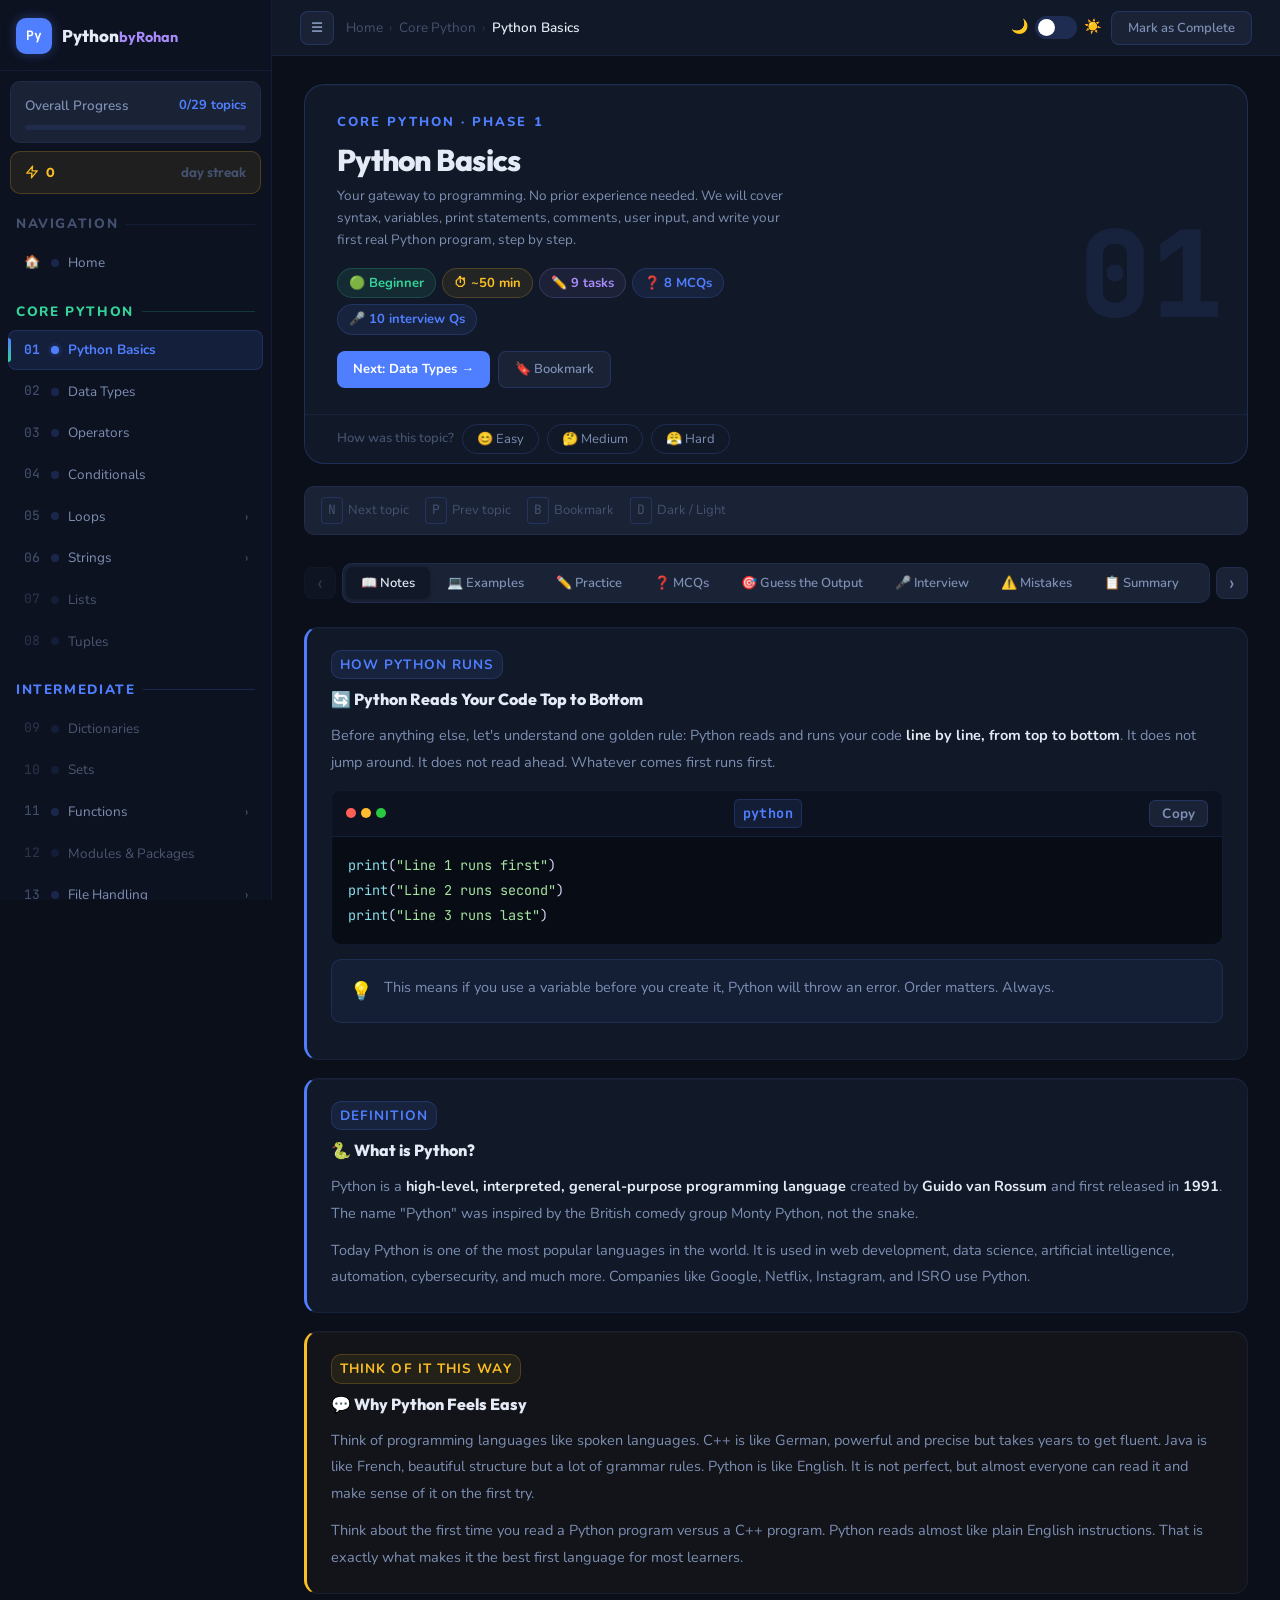
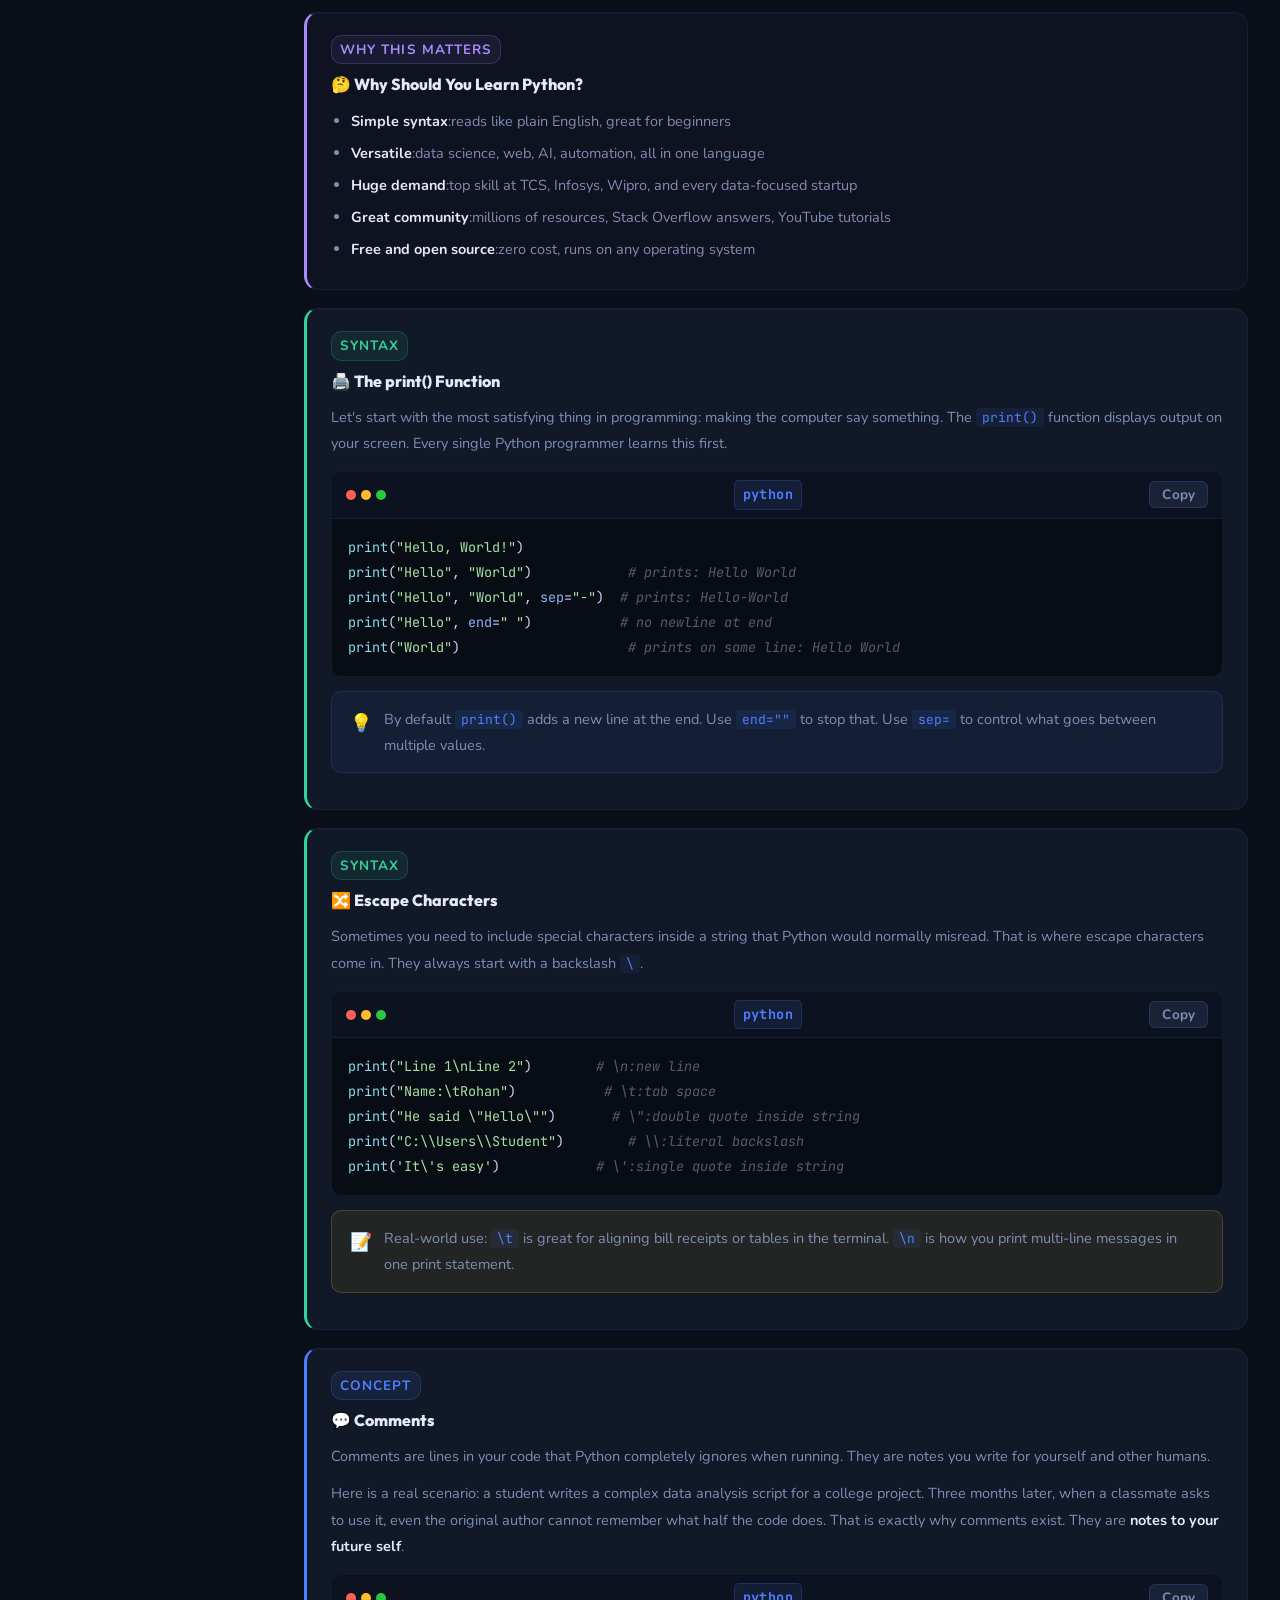
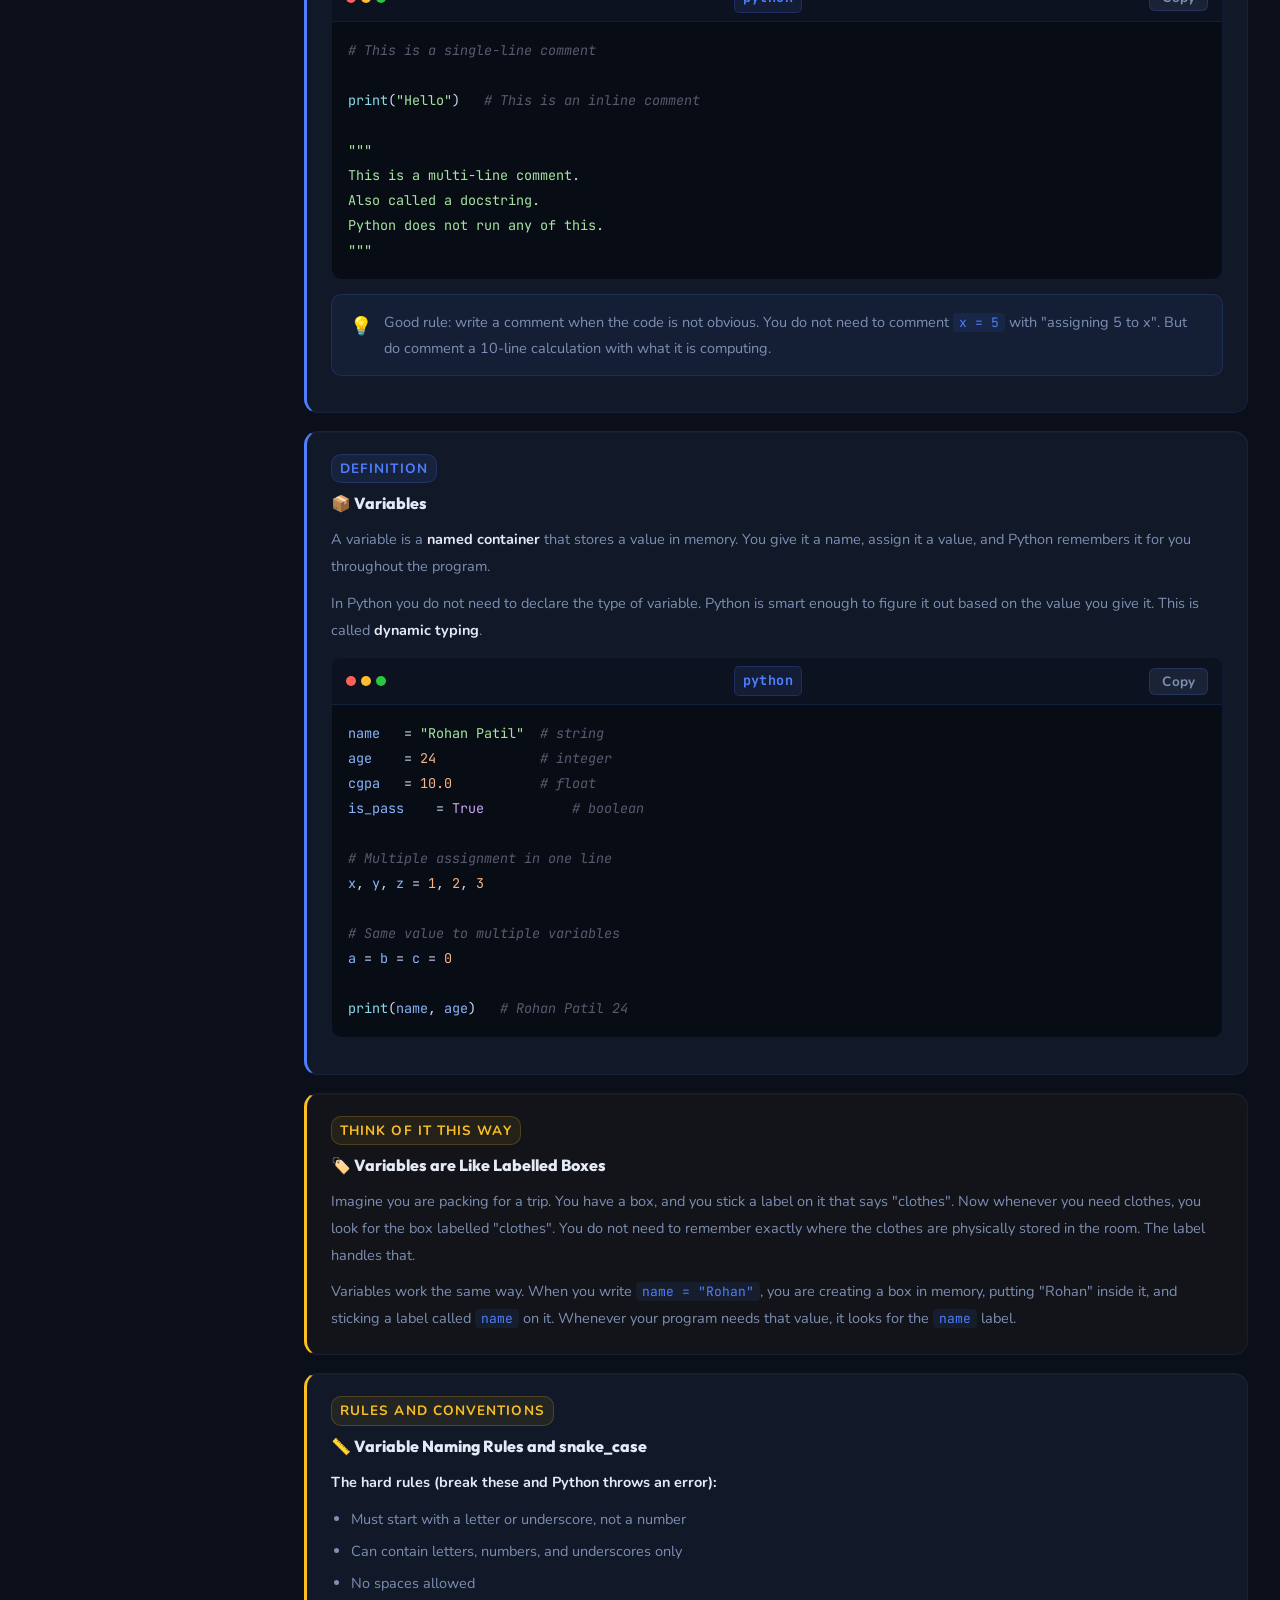
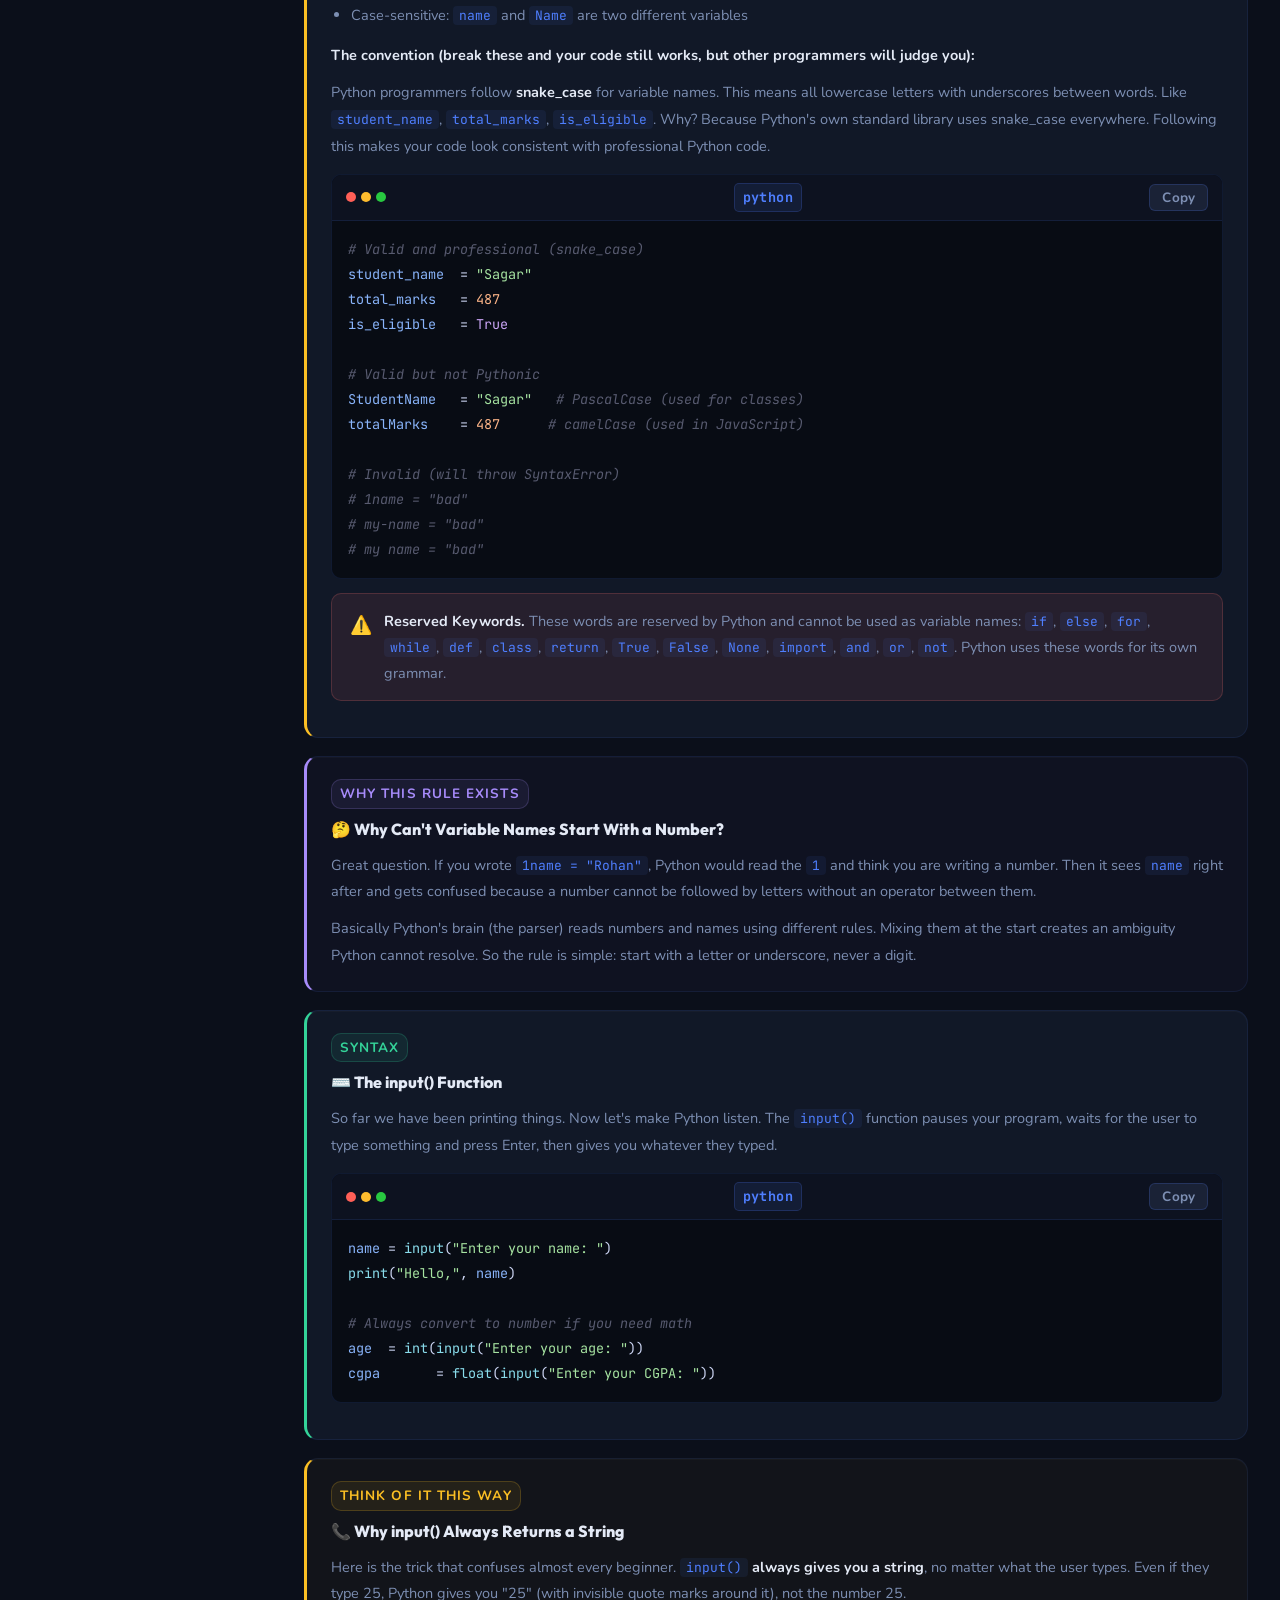
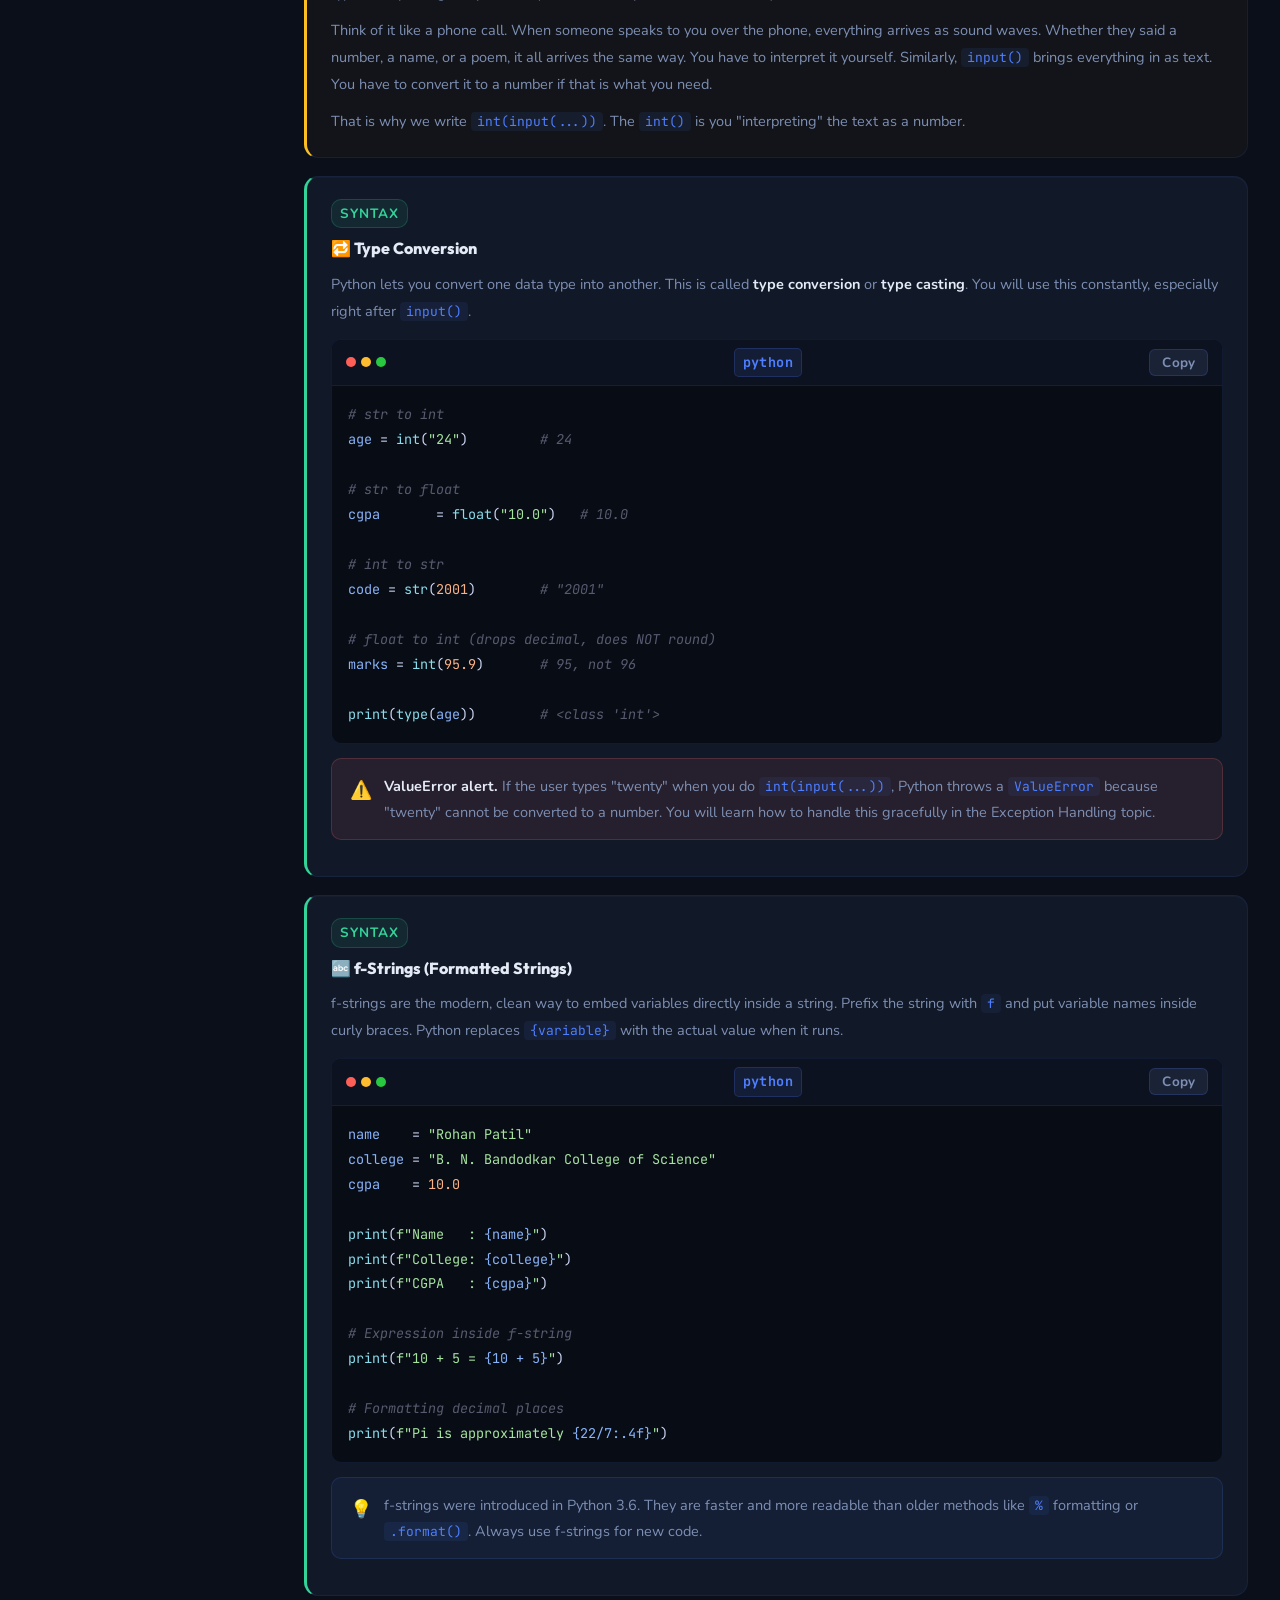
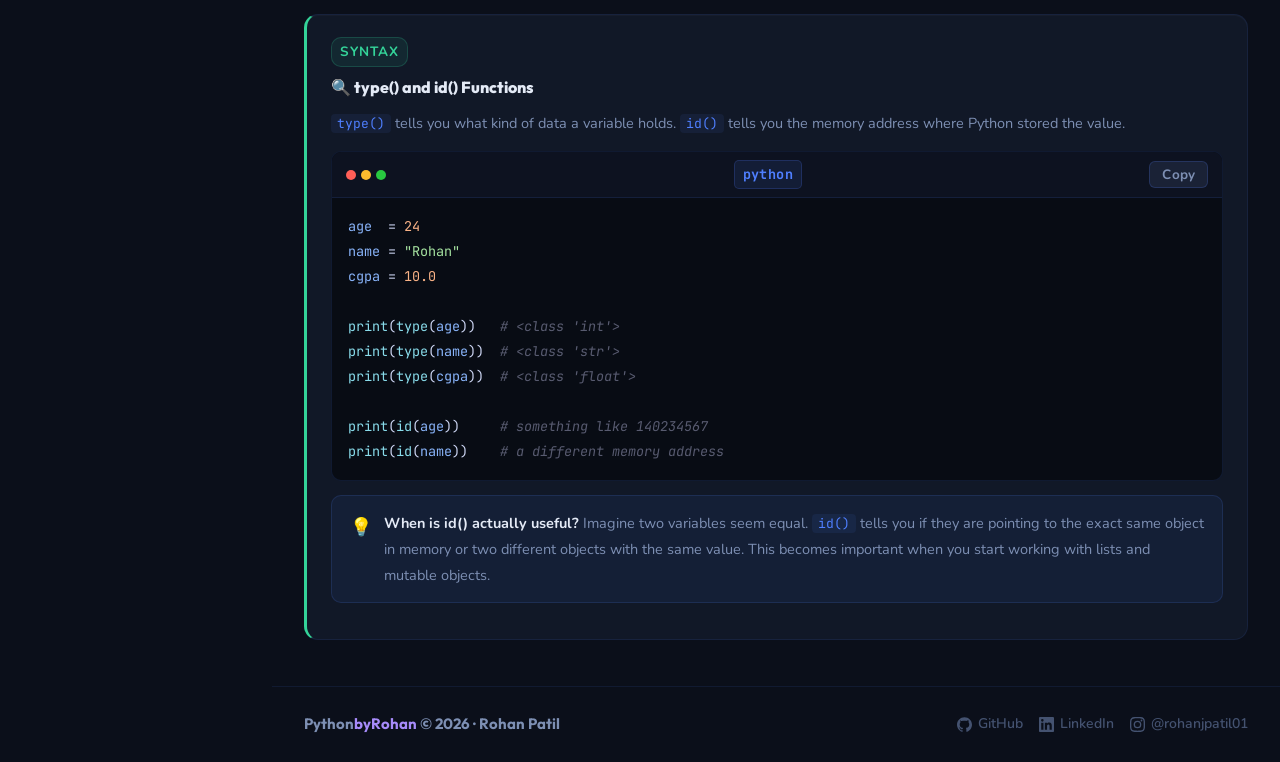
<file: topics/python-basics.html>
<!DOCTYPE html>
<html lang="en">
<head>
  <meta charset="UTF-8" />
  <meta name="viewport" content="width=device-width, initial-scale=1.0" />
  <title>Python Basics | PythonbyRohan</title>
  <meta name="description" content="Learn Python basics with a teacher-like explanation. Variables, print(), input(), f-strings, comments and your first program." />
  <link rel="icon" href="data:image/svg+xml,<svg xmlns='http://www.w3.org/2000/svg' viewBox='0 0 100 100'><text y='.9em' font-size='90'>🐍</text></svg>" />
  <link rel="stylesheet" href="../assets/style.css" />
  <style>
    /* Topic header */
    .topic-header{background:var(--card);border:1px solid rgba(79,127,255,.22);border-radius:var(--radius-xl);margin-bottom:22px;position:relative;overflow:hidden;box-shadow:inset 0 1px 0 var(--card-shine);display:flex;flex-direction:column}
    .topic-diff-row{border-top:1px solid var(--border);padding:9px 32px;display:flex;align-items:center;gap:8px;flex-wrap:wrap;position:relative;z-index:2}
    .topic-bg-num{position:absolute;right:24px;top:50%;transform:translateY(-50%);font-size:120px;font-weight:900;color:rgba(79,127,255,.1);line-height:1;font-family:var(--font-mono);pointer-events:none;user-select:none;z-index:1}
    body.light .topic-bg-num{color:rgba(79,127,255,.13)}
    .topic-header-body{padding:26px 32px;position:relative;z-index:2;max-width:520px}
    .topic-phase{font-size:13px;font-weight:800;letter-spacing:.16em;text-transform:uppercase;color:var(--accent);margin-bottom:10px}
    .topic-title{font-family:var(--font-display);font-size:clamp(22px,2.8vw,30px);font-weight:800;line-height:1.1;color:var(--text);letter-spacing:-0.025em;margin-bottom:8px}
    .topic-desc{font-size:13.5px;color:var(--text2);line-height:1.65;margin-bottom:16px}
    .topic-meta{display:flex;gap:6px;flex-wrap:wrap;margin-bottom:16px}
    .meta-chip{display:inline-flex;align-items:center;font-size:13px;font-weight:700;padding:3px 11px;border-radius:20px}
    .meta-chip.green{color:var(--green);background:rgba(52,211,153,.1);border:1px solid rgba(52,211,153,.2)}
    .meta-chip.amber{color:var(--amber);background:rgba(251,191,36,.08);border:1px solid rgba(251,191,36,.2)}
    .meta-chip.purple{color:var(--purple);background:rgba(167,139,250,.08);border:1px solid rgba(167,139,250,.2)}
    .meta-chip.blue{color:var(--accent);background:rgba(79,127,255,.1);border:1px solid rgba(79,127,255,.2)}
    .topic-actions{display:flex;gap:8px;flex-wrap:wrap}
    .topic-footer-btn{font-size:13px;font-weight:700;padding:7px 16px;border-radius:8px;background:var(--accent);color:#fff!important;border:none;cursor:pointer;text-decoration:none;display:inline-flex;align-items:center;transition:background .15s}
    .topic-footer-btn:hover{background:var(--accent-hover,#3d6dee)}

    /* Practice task cards — shared styles in style.css */
    .gto-card{background:var(--card);border:1px solid var(--border);border-radius:var(--radius-lg);padding:20px 22px;margin-bottom:14px;box-shadow:inset 0 1px 0 var(--card-shine)}
    .gto-header{display:flex;align-items:center;justify-content:space-between;margin-bottom:12px}
    .gto-title{font-family:var(--font-display);font-size:14px;font-weight:700;color:var(--text)}
    .gto-reveal-btn{font-size:13px;font-weight:700;font-family:var(--font-body);color:var(--accent);background:rgba(79,127,255,.1);border:1px solid rgba(79,127,255,.25);border-radius:6px;padding:5px 14px;cursor:pointer;transition:background .2s}
    .gto-reveal-btn:hover{background:rgba(79,127,255,.2)}
    .gto-answer{margin-top:12px;padding:12px 16px;background:var(--bg3);border-radius:8px;border-left:3px solid var(--green);display:none}
    .gto-answer.visible{display:block}
    .gto-answer-label{font-size:13.5px;font-weight:700;letter-spacing:.08em;text-transform:uppercase;color:var(--green);margin-bottom:6px}
    .gto-output{font-family:var(--font-mono);font-size:13.5px;color:var(--text);white-space:pre;line-height:1.7}
    .gto-explain{font-size:13px;color:var(--text2);line-height:1.7;margin-top:8px;padding-top:8px;border-top:1px solid var(--border)}

    .mistake-fix {
      margin-top: 10px; padding: 10px 14px;
      background: var(--green-bg);
      border: 1px solid var(--green-border);
      border-radius: 7px;
      font-size: 13px; color: var(--green);
    }

    /* Summary styles from style.css */

    /* Topic nav */
    .topic-nav {
      display: flex; justify-content: space-between; align-items: center;
      padding: 20px 0; margin-top: 16px;
      border-top: 1px solid var(--border);
      flex-wrap: wrap; gap: 10px;
    }

    /* Example header */
    .example-header {
      display: flex; align-items: center;
      justify-content: space-between; margin-bottom: 10px;
    }
    .example-title {
      font-family: var(--font-display);
      font-size: 15px; font-weight: 700; color: var(--text);
    }

    /* Line-by-line explanation */
    .line-explain {
      background: var(--bg3);
      border: 1px solid var(--border);
      border-radius: var(--radius);
      padding: 16px 18px; margin-top: 12px;
    }
    .line-explain-item {
      display: flex; gap: 12px; padding: 7px 0;
      border-bottom: 1px solid var(--border);
      font-size: 13.5px;
    }
    .line-explain-item:last-child { border-bottom: none; }
    .line-code {
      font-family: var(--font-mono); font-size: 13px;
      color: var(--accent); white-space: nowrap;
      flex-shrink: 0; min-width: 160px;
      padding-top: 2px;
    }
    .line-text { color: var(--text2); line-height: 1.6; }

    @media (max-width: 700px) {
      .summary-grid { grid-template-columns: 1fr; }
      .line-explain-item { flex-direction: column; gap: 4px; }
      .line-code { min-width: unset; }
    }
  </style>
</head>
<body>
<script>(function(){try{if(JSON.parse(localStorage.getItem('pynotes_theme'))==='light')document.body.classList.add('light');}catch(e){}}());</script>

<!-- Mobile overlay -->
<div class="sidebar-overlay" id="sidebarOverlay"></div>

<div class="layout">

  <!-- ══ SIDEBAR ══ -->
  <aside class="sidebar" id="sidebar">
    <div class="sidebar-logo">
      <div class="logo-icon">Py</div>
      <div>
        <div class="logo-text">Python<span style="color:var(--purple);font-size:.85em;font-weight:700">byRohan</span></div>
      </div>
    </div>
    <div class="sidebar-progress">
      <div class="progress-meta">
        <span>Overall Progress</span>
        <span data-progress-count>0/29 topics</span>
      </div>
      <div class="progress-track"><div class="progress-fill" style="width:0%"></div></div>
    </div>
      <div class="sidebar-streak">
      <svg width="14" height="14" viewBox="0 0 24 24" fill="none" stroke="var(--amber)" stroke-width="2.2" stroke-linecap="round" stroke-linejoin="round"><polygon points="13 2 3 14 12 14 11 22 21 10 12 10 13 2"/></svg>
      <span data-streak>0</span>&nbsp;<span class="sb-streak-lbl">day streak</span>
    </div>
    <div class="sidebar-label">Navigation</div>
    <a href="../index.html" class="nav-item">
      <span class="nav-num">🏠</span><span class="nav-dot"></span>Home
    </a>

    <div class="sidebar-label" data-phase="green">Core Python</div>
    <a href="python-basics.html" class="nav-item active">
      <span class="nav-num">01</span><span class="nav-dot active"></span>Python Basics
    </a>
    <a href="data-types.html" class="nav-item">
      <span class="nav-num">02</span><span class="nav-dot" id="dot-data-types"></span>Data Types
    </a>
    <a href="operators.html" class="nav-item">
      <span class="nav-num">03</span><span class="nav-dot" id="dot-operators"></span>Operators
    </a>
    <a href="conditionals.html" class="nav-item">
      <span class="nav-num">04</span><span class="nav-dot" id="dot-conditionals"></span>Conditionals
    </a>

    <div class="nav-group" data-group="loops">
      <div class="nav-group-header">
        <span class="nav-num">05</span>
        <span class="nav-dot" id="dot-loops-for"></span>
        Loops
        <span class="nav-group-arrow">›</span>
      </div>
      <div class="nav-sub">
        <a href="loops-for.html"   class="nav-sub-item">for Loop</a>
        <a href="loops-while.html" class="nav-sub-item">while Loop</a>
      </div>
    </div>

    <div class="nav-group" data-group="strings">
      <div class="nav-group-header">
        <span class="nav-num">06</span>
        <span class="nav-dot" id="dot-strings-basics"></span>
        Strings
        <span class="nav-group-arrow">›</span>
      </div>
      <div class="nav-sub">
        <a href="strings-basics.html"  class="nav-sub-item">Basics</a>
        <a href="strings-methods.html" class="nav-sub-item">Methods</a>
      </div>
    </div>

    <a href="lists.html"  class="nav-item"><span class="nav-num">07</span><span class="nav-dot" id="dot-lists"></span>Lists</a>
    <a href="tuples.html" class="nav-item"><span class="nav-num">08</span><span class="nav-dot" id="dot-tuples"></span>Tuples</a>

    <div class="sidebar-label" data-phase="accent">Intermediate</div>
    <a href="dictionaries.html" class="nav-item"><span class="nav-num">09</span><span class="nav-dot" id="dot-dictionaries"></span>Dictionaries</a>
    <a href="sets.html"         class="nav-item"><span class="nav-num">10</span><span class="nav-dot" id="dot-sets"></span>Sets</a>

    <div class="nav-group" data-group="functions">
      <div class="nav-group-header">
        <span class="nav-num">11</span>
        <span class="nav-dot" id="dot-functions-basics"></span>
        Functions
        <span class="nav-group-arrow">›</span>
      </div>
      <div class="nav-sub">
        <a href="functions-basics.html"   class="nav-sub-item">Defining Functions</a>
        <a href="functions-advanced.html" class="nav-sub-item">Args, kwargs, Lambda</a>
      </div>
    </div>

    <a href="modules-packages.html" class="nav-item"><span class="nav-num">12</span><span class="nav-dot" id="dot-modules-packages"></span>Modules &amp; Packages</a>

    <div class="nav-group" data-group="file-handling">
      <div class="nav-group-header">
        <span class="nav-num">13</span><span class="nav-dot"></span>File Handling<span class="nav-group-arrow">›</span>
      </div>
      <div class="nav-sub">
        <a href="file-handling-read.html"  class="nav-sub-item">Reading Files</a>
        <a href="file-handling-write.html" class="nav-sub-item">Writing Files</a>
      </div>
    </div>

    <div class="nav-group" data-group="exceptions">
      <div class="nav-group-header">
        <span class="nav-num">14</span><span class="nav-dot"></span>Exception Handling<span class="nav-group-arrow">›</span>
      </div>
      <div class="nav-sub">
        <a href="exceptions-basics.html"   class="nav-sub-item">Basics</a>
        <a href="exceptions-advanced.html" class="nav-sub-item">Advanced</a>
      </div>
    </div>

    <div class="nav-group" data-group="oop">
      <div class="nav-group-header">
        <span class="nav-num">15</span><span class="nav-dot"></span>OOP<span class="nav-group-arrow">›</span>
      </div>
      <div class="nav-sub">
        <a href="oop-classes.html"     class="nav-sub-item">Classes &amp; Objects</a>
        <a href="oop-inheritance.html" class="nav-sub-item">Inheritance</a>
        <a href="oop-advanced.html"    class="nav-sub-item">Advanced OOP</a>
      </div>
    </div>

    <div class="sidebar-label" data-phase="purple">Advanced</div>
    <a href="iterators-generators.html" class="nav-item"><span class="nav-num">16</span><span class="nav-dot"></span>Iterators &amp; Generators</a>
    <a href="decorators.html"           class="nav-item"><span class="nav-num">17</span><span class="nav-dot"></span>Decorators</a>

    <div class="nav-group" data-group="numpy">
      <div class="nav-group-header"><span class="nav-num">18</span><span class="nav-dot"></span>NumPy<span class="nav-group-arrow">›</span></div>
      <div class="nav-sub">
        <a href="numpy-arrays.html"     class="nav-sub-item">Arrays</a>
        <a href="numpy-operations.html" class="nav-sub-item">Operations</a>
      </div>
    </div>

    <div class="nav-group" data-group="pandas">
      <div class="nav-group-header"><span class="nav-num">19</span><span class="nav-dot"></span>Pandas<span class="nav-group-arrow">›</span></div>
      <div class="nav-sub">
        <a href="pandas-series.html"    class="nav-sub-item">Series</a>
        <a href="pandas-dataframe.html" class="nav-sub-item">DataFrame</a>
      </div>
    </div>

    <a href="data-visualization.html" class="nav-item"><span class="nav-num">20</span><span class="nav-dot"></span>Data Visualization</a>

    <div class="sidebar-label">More</div>
    <a href="../projects/index.html"  class="nav-item"><span class="nav-num">📁</span><span class="nav-dot"></span>Projects</a>
    <a href="../interview/index.html" class="nav-item"><span class="nav-num">🎯</span><span class="nav-dot"></span>Interview Prep</a>
    <a href="../resources/index.html" class="nav-item"><span class="nav-num">📚</span><span class="nav-dot"></span>Resources</a>
  </aside>

  <!-- ══ MAIN ══ -->
  <div class="main" id="main">

    <header class="topbar">
      <div style="display:flex;align-items:center;gap:12px">
        <button class="sidebar-toggle btn btn-icon" id="sidebarToggle" title="Toggle sidebar">☰</button>
        <nav class="breadcrumb">
          <a href="../index.html">Home</a>
          <span class="sep">›</span>
          <span>Core Python</span>
          <span class="sep">›</span>
          <span class="crumb-current">Python Basics</span>
        </nav>
      </div>
      <div class="topbar-right">
        <div class="theme-toggle">
          <span class="theme-icon">🌙</span>
          <button class="toggle-btn" id="themeToggle" aria-label="Toggle theme"></button>
          <span class="theme-icon">☀️</span>
        </div>
        <button class="btn complete-btn">Mark as Complete</button>
      </div>
    </header>

    <main class="content-area">

      <!-- Topic Header -->
      <div class="topic-header animate-fadeup">
        <div class="topic-bg-num">01</div>
        <div class="topic-header-body">
          <div class="topic-phase">Core Python · Phase 1</div>
          <div class="topic-title">Python Basics</div>
          <div class="topic-desc">Your gateway to programming. No prior experience needed. We will cover syntax, variables, print statements, comments, user input, and write your first real Python program, step by step.</div>
          <div class="topic-meta">
            <span class="meta-chip green">🟢 Beginner</span>
            <span class="meta-chip amber">⏱ ~50 min</span>
            <span class="meta-chip purple">✏️ 9 tasks</span>
            <span class="meta-chip blue">❓ 8 MCQs</span>
            <span class="meta-chip blue">🎤 10 interview Qs</span>
          </div>
          <div class="topic-actions">
          <a href="data-types.html" class="topic-footer-btn">Next: Data Types →</a>
          <button class="btn" data-bookmark="python-basics">🔖 Bookmark</button>
          </div>
        </div>
        <div class="topic-diff-row">
          <span class="diff-rating-label">How was this topic?</span>
          <button class="diff-btn" data-diff="easy">😊 Easy</button>
          <button class="diff-btn" data-diff="medium">🤔 Medium</button>
          <button class="diff-btn" data-diff="hard">😤 Hard</button>
        </div>
      </div>

      <!-- Keyboard shortcuts hint -->
      <div class="shortcut-hint animate-fadeup delay-1">
        <span><kbd class="kbd">N</kbd> Next topic</span>
        <span><kbd class="kbd">P</kbd> Prev topic</span>
        <span><kbd class="kbd">B</kbd> Bookmark</span>
        <span><kbd class="kbd">D</kbd> Dark / Light</span>
      </div>

      <!-- Tabs -->
      <div class="tabs-wrap animate-fadeup delay-1">
        <button class="tab-btn active">📖 Notes</button>
        <button class="tab-btn">💻 Examples</button>
        <button class="tab-btn">✏️ Practice</button>
        <button class="tab-btn">❓ MCQs</button>
        <button class="tab-btn">🎯 Guess the Output</button>
        <button class="tab-btn">🎤 Interview</button>
        <button class="tab-btn">⚠️ Mistakes</button>
        <button class="tab-btn">📋 Summary</button>
      </div>

      <!-- ══════════════════════════════════════
           TAB 1:NOTES
      ══════════════════════════════════════ -->
      <div class="tab-panel active animate-fadeup delay-2" id="tab-notes">

        <!-- Execution flow -->
        <div class="concept-box type-definition">
          <div class="concept-type-label label-definition">How Python Runs</div>
          <h3>🔄 Python Reads Your Code Top to Bottom</h3>
          <p>Before anything else, let's understand one golden rule: Python reads and runs your code <strong>line by line, from top to bottom</strong>. It does not jump around. It does not read ahead. Whatever comes first runs first.</p>
          <div class="code-block">
            <div class="code-header">
              <div class="code-dots"><span class="code-dot"></span><span class="code-dot"></span><span class="code-dot"></span></div>
              <span class="code-lang">python</span>
              <button class="code-copy">Copy</button>
            </div>
            <pre><span class="fn">print</span>(<span class="str">"Line 1 runs first"</span>)
<span class="fn">print</span>(<span class="str">"Line 2 runs second"</span>)
<span class="fn">print</span>(<span class="str">"Line 3 runs last"</span>)</pre>
          </div>
          <div class="callout callout-tip">
            <span class="callout-icon">💡</span>
            <span>This means if you use a variable before you create it, Python will throw an error. Order matters. Always.</span>
          </div>
        </div>

        <!-- What is Python -->
        <div class="concept-box type-definition">
          <div class="concept-type-label label-definition">Definition</div>
          <h3>🐍 What is Python?</h3>
          <p>Python is a <strong>high-level, interpreted, general-purpose programming language</strong> created by <strong>Guido van Rossum</strong> and first released in <strong>1991</strong>. The name "Python" was inspired by the British comedy group Monty Python, not the snake.</p>
          <p>Today Python is one of the most popular languages in the world. It is used in web development, data science, artificial intelligence, automation, cybersecurity, and much more. Companies like Google, Netflix, Instagram, and ISRO use Python.</p>
        </div>

        <!-- Why Python analogy -->
        <div class="concept-box type-analogy">
          <div class="concept-type-label label-analogy">Think of it this way</div>
          <h3>💬 Why Python Feels Easy</h3>
          <p>Think of programming languages like spoken languages. C++ is like German, powerful and precise but takes years to get fluent. Java is like French, beautiful structure but a lot of grammar rules. Python is like English. It is not perfect, but almost everyone can read it and make sense of it on the first try.</p>
          <p>Think about the first time you read a Python program versus a C++ program. Python reads almost like plain English instructions. That is exactly what makes it the best first language for most learners.</p>
        </div>

        <!-- Why Python -->
        <div class="concept-box type-why">
          <div class="concept-type-label label-why">Why this matters</div>
          <h3>🤔 Why Should You Learn Python?</h3>
          <ul>
            <li><strong>Simple syntax</strong>:reads like plain English, great for beginners</li>
            <li><strong>Versatile</strong>:data science, web, AI, automation, all in one language</li>
            <li><strong>Huge demand</strong>:top skill at TCS, Infosys, Wipro, and every data-focused startup</li>
            <li><strong>Great community</strong>:millions of resources, Stack Overflow answers, YouTube tutorials</li>
            <li><strong>Free and open source</strong>:zero cost, runs on any operating system</li>
          </ul>
        </div>

        <!-- print() -->
        <div class="concept-box type-syntax">
          <div class="concept-type-label label-syntax">Syntax</div>
          <h3>🖨️ The print() Function</h3>
          <p>Let's start with the most satisfying thing in programming: making the computer say something. The <code>print()</code> function displays output on your screen. Every single Python programmer learns this first.</p>
          <div class="code-block">
            <div class="code-header">
              <div class="code-dots"><span class="code-dot"></span><span class="code-dot"></span><span class="code-dot"></span></div>
              <span class="code-lang">python</span>
              <button class="code-copy">Copy</button>
            </div>
            <pre><span class="fn">print</span>(<span class="str">"Hello, World!"</span>)
<span class="fn">print</span>(<span class="str">"Hello"</span>, <span class="str">"World"</span>)            <span class="cm"># prints: Hello World</span>
<span class="fn">print</span>(<span class="str">"Hello"</span>, <span class="str">"World"</span>, <span class="var">sep</span>=<span class="str">"-"</span>)  <span class="cm"># prints: Hello-World</span>
<span class="fn">print</span>(<span class="str">"Hello"</span>, <span class="var">end</span>=<span class="str">" "</span>)           <span class="cm"># no newline at end</span>
<span class="fn">print</span>(<span class="str">"World"</span>)                     <span class="cm"># prints on same line: Hello World</span></pre>
          </div>
          <div class="callout callout-tip">
            <span class="callout-icon">💡</span>
            <span>By default <code>print()</code> adds a new line at the end. Use <code>end=""</code> to stop that. Use <code>sep=</code> to control what goes between multiple values.</span>
          </div>
        </div>

        <!-- Escape characters -->
        <div class="concept-box type-syntax">
          <div class="concept-type-label label-syntax">Syntax</div>
          <h3>🔀 Escape Characters</h3>
          <p>Sometimes you need to include special characters inside a string that Python would normally misread. That is where escape characters come in. They always start with a backslash <code>\</code>.</p>
          <div class="code-block">
            <div class="code-header">
              <div class="code-dots"><span class="code-dot"></span><span class="code-dot"></span><span class="code-dot"></span></div>
              <span class="code-lang">python</span>
              <button class="code-copy">Copy</button>
            </div>
            <pre><span class="fn">print</span>(<span class="str">"Line 1\nLine 2"</span>)        <span class="cm"># \n:new line</span>
<span class="fn">print</span>(<span class="str">"Name:\tRohan"</span>)           <span class="cm"># \t:tab space</span>
<span class="fn">print</span>(<span class="str">"He said \"Hello\""</span>)       <span class="cm"># \":double quote inside string</span>
<span class="fn">print</span>(<span class="str">"C:\\Users\\Student"</span>)        <span class="cm"># \\:literal backslash</span>
<span class="fn">print</span>(<span class="str">'It\'s easy'</span>)            <span class="cm"># \':single quote inside string</span></pre>
          </div>
          <div class="callout callout-note">
            <span class="callout-icon">📝</span>
            <span>Real-world use: <code>\t</code> is great for aligning bill receipts or tables in the terminal. <code>\n</code> is how you print multi-line messages in one print statement.</span>
          </div>
        </div>

        <!-- Comments -->
        <div class="concept-box type-definition">
          <div class="concept-type-label label-definition">Concept</div>
          <h3>💬 Comments</h3>
          <p>Comments are lines in your code that Python completely ignores when running. They are notes you write for yourself and other humans.</p>
          <p>Here is a real scenario: a student writes a complex data analysis script for a college project. Three months later, when a classmate asks to use it, even the original author cannot remember what half the code does. That is exactly why comments exist. They are <strong>notes to your future self</strong>.</p>
          <div class="code-block">
            <div class="code-header">
              <div class="code-dots"><span class="code-dot"></span><span class="code-dot"></span><span class="code-dot"></span></div>
              <span class="code-lang">python</span>
              <button class="code-copy">Copy</button>
            </div>
            <pre><span class="cm"># This is a single-line comment</span>

<span class="fn">print</span>(<span class="str">"Hello"</span>)   <span class="cm"># This is an inline comment</span>

<span class="str">"""
This is a multi-line comment.
Also called a docstring.
Python does not run any of this.
"""</span></pre>
          </div>
          <div class="callout callout-tip">
            <span class="callout-icon">💡</span>
            <span>Good rule: write a comment when the code is not obvious. You do not need to comment <code>x = 5</code> with "assigning 5 to x". But do comment a 10-line calculation with what it is computing.</span>
          </div>
        </div>

        <!-- Variables definition -->
        <div class="concept-box type-definition">
          <div class="concept-type-label label-definition">Definition</div>
          <h3>📦 Variables</h3>
          <p>A variable is a <strong>named container</strong> that stores a value in memory. You give it a name, assign it a value, and Python remembers it for you throughout the program.</p>
          <p>In Python you do not need to declare the type of variable. Python is smart enough to figure it out based on the value you give it. This is called <strong>dynamic typing</strong>.</p>
          <div class="code-block">
            <div class="code-header">
              <div class="code-dots"><span class="code-dot"></span><span class="code-dot"></span><span class="code-dot"></span></div>
              <span class="code-lang">python</span>
              <button class="code-copy">Copy</button>
            </div>
            <pre><span class="var">name</span>   = <span class="str">"Rohan Patil"</span>  <span class="cm"># string</span>
<span class="var">age</span>    = <span class="num">24</span>             <span class="cm"># integer</span>
<span class="var">cgpa</span>   = <span class="num">10.0</span>           <span class="cm"># float</span>
<span class="var">is_pass</span>    = <span class="kw">True</span>           <span class="cm"># boolean</span>

<span class="cm"># Multiple assignment in one line</span>
<span class="var">x</span>, <span class="var">y</span>, <span class="var">z</span> = <span class="num">1</span>, <span class="num">2</span>, <span class="num">3</span>

<span class="cm"># Same value to multiple variables</span>
<span class="var">a</span> = <span class="var">b</span> = <span class="var">c</span> = <span class="num">0</span>

<span class="fn">print</span>(<span class="var">name</span>, <span class="var">age</span>)   <span class="cm"># Rohan Patil 24</span></pre>
          </div>
        </div>

        <!-- Variables analogy -->
        <div class="concept-box type-analogy">
          <div class="concept-type-label label-analogy">Think of it this way</div>
          <h3>🏷️ Variables are Like Labelled Boxes</h3>
          <p>Imagine you are packing for a trip. You have a box, and you stick a label on it that says "clothes". Now whenever you need clothes, you look for the box labelled "clothes". You do not need to remember exactly where the clothes are physically stored in the room. The label handles that.</p>
          <p>Variables work the same way. When you write <code>name = "Rohan"</code>, you are creating a box in memory, putting "Rohan" inside it, and sticking a label called <code>name</code> on it. Whenever your program needs that value, it looks for the <code>name</code> label.</p>
        </div>

        <!-- Naming rules -->
        <div class="concept-box type-rule">
          <div class="concept-type-label label-rule">Rules and Conventions</div>
          <h3>📏 Variable Naming Rules and snake_case</h3>
          <p><strong>The hard rules (break these and Python throws an error):</strong></p>
          <ul>
            <li>Must start with a letter or underscore, not a number</li>
            <li>Can contain letters, numbers, and underscores only</li>
            <li>No spaces allowed</li>
            <li>Case-sensitive: <code>name</code> and <code>Name</code> are two different variables</li>
          </ul>
          <p style="margin-top:12px"><strong>The convention (break these and your code still works, but other programmers will judge you):</strong></p>
          <p>Python programmers follow <strong>snake_case</strong> for variable names. This means all lowercase letters with underscores between words. Like <code>student_name</code>, <code>total_marks</code>, <code>is_eligible</code>. Why? Because Python's own standard library uses snake_case everywhere. Following this makes your code look consistent with professional Python code.</p>
          <div class="code-block">
            <div class="code-header">
              <div class="code-dots"><span class="code-dot"></span><span class="code-dot"></span><span class="code-dot"></span></div>
              <span class="code-lang">python</span>
              <button class="code-copy">Copy</button>
            </div>
            <pre><span class="cm"># Valid and professional (snake_case)</span>
<span class="var">student_name</span>  = <span class="str">"Sagar"</span>
<span class="var">total_marks</span>   = <span class="num">487</span>
<span class="var">is_eligible</span>   = <span class="kw">True</span>

<span class="cm"># Valid but not Pythonic</span>
<span class="var">StudentName</span>   = <span class="str">"Sagar"</span>   <span class="cm"># PascalCase (used for classes)</span>
<span class="var">totalMarks</span>    = <span class="num">487</span>      <span class="cm"># camelCase (used in JavaScript)</span>

<span class="cm"># Invalid (will throw SyntaxError)</span>
<span class="cm"># 1name = "bad"</span>
<span class="cm"># my-name = "bad"</span>
<span class="cm"># my name = "bad"</span></pre>
          </div>
          <div class="callout callout-warning">
            <span class="callout-icon">⚠️</span>
            <span><strong>Reserved Keywords.</strong> These words are reserved by Python and cannot be used as variable names: <code>if</code>, <code>else</code>, <code>for</code>, <code>while</code>, <code>def</code>, <code>class</code>, <code>return</code>, <code>True</code>, <code>False</code>, <code>None</code>, <code>import</code>, <code>and</code>, <code>or</code>, <code>not</code>. Python uses these words for its own grammar.</span>
          </div>
        </div>

        <!-- Why can't variable names start with a number -->
        <div class="concept-box type-why">
          <div class="concept-type-label label-why">Why this rule exists</div>
          <h3>🤔 Why Can't Variable Names Start With a Number?</h3>
          <p>Great question. If you wrote <code>1name = "Rohan"</code>, Python would read the <code>1</code> and think you are writing a number. Then it sees <code>name</code> right after and gets confused because a number cannot be followed by letters without an operator between them.</p>
          <p>Basically Python's brain (the parser) reads numbers and names using different rules. Mixing them at the start creates an ambiguity Python cannot resolve. So the rule is simple: start with a letter or underscore, never a digit.</p>
        </div>

        <!-- input() -->
        <div class="concept-box type-syntax">
          <div class="concept-type-label label-syntax">Syntax</div>
          <h3>⌨️ The input() Function</h3>
          <p>So far we have been printing things. Now let's make Python listen. The <code>input()</code> function pauses your program, waits for the user to type something and press Enter, then gives you whatever they typed.</p>
          <div class="code-block">
            <div class="code-header">
              <div class="code-dots"><span class="code-dot"></span><span class="code-dot"></span><span class="code-dot"></span></div>
              <span class="code-lang">python</span>
              <button class="code-copy">Copy</button>
            </div>
            <pre><span class="var">name</span> = <span class="fn">input</span>(<span class="str">"Enter your name: "</span>)
<span class="fn">print</span>(<span class="str">"Hello,"</span>, <span class="var">name</span>)

<span class="cm"># Always convert to number if you need math</span>
<span class="var">age</span>  = <span class="fn">int</span>(<span class="fn">input</span>(<span class="str">"Enter your age: "</span>))
<span class="var">cgpa</span>       = <span class="fn">float</span>(<span class="fn">input</span>(<span class="str">"Enter your CGPA: "</span>))</pre>
          </div>
        </div>

        <!-- input() analogy -->
        <div class="concept-box type-analogy">
          <div class="concept-type-label label-analogy">Think of it this way</div>
          <h3>📞 Why input() Always Returns a String</h3>
          <p>Here is the trick that confuses almost every beginner. <code>input()</code> <strong>always gives you a string</strong>, no matter what the user types. Even if they type 25, Python gives you "25" (with invisible quote marks around it), not the number 25.</p>
          <p>Think of it like a phone call. When someone speaks to you over the phone, everything arrives as sound waves. Whether they said a number, a name, or a poem, it all arrives the same way. You have to interpret it yourself. Similarly, <code>input()</code> brings everything in as text. You have to convert it to a number if that is what you need.</p>
          <p>That is why we write <code>int(input(...))</code>. The <code>int()</code> is you "interpreting" the text as a number.</p>
        </div>

        <!-- Type conversion -->
        <div class="concept-box type-syntax">
          <div class="concept-type-label label-syntax">Syntax</div>
          <h3>🔁 Type Conversion</h3>
          <p>Python lets you convert one data type into another. This is called <strong>type conversion</strong> or <strong>type casting</strong>. You will use this constantly, especially right after <code>input()</code>.</p>
          <div class="code-block">
            <div class="code-header">
              <div class="code-dots"><span class="code-dot"></span><span class="code-dot"></span><span class="code-dot"></span></div>
              <span class="code-lang">python</span>
              <button class="code-copy">Copy</button>
            </div>
            <pre><span class="cm"># str to int</span>
<span class="var">age</span> = <span class="fn">int</span>(<span class="str">"24"</span>)         <span class="cm"># 24</span>

<span class="cm"># str to float</span>
<span class="var">cgpa</span>       = <span class="fn">float</span>(<span class="str">"10.0"</span>)   <span class="cm"># 10.0</span>

<span class="cm"># int to str</span>
<span class="var">code</span> = <span class="fn">str</span>(<span class="num">2001</span>)        <span class="cm"># "2001"</span>

<span class="cm"># float to int (drops decimal, does NOT round)</span>
<span class="var">marks</span> = <span class="fn">int</span>(<span class="num">95.9</span>)       <span class="cm"># 95, not 96</span>

<span class="fn">print</span>(<span class="fn">type</span>(<span class="var">age</span>))        <span class="cm"># &lt;class 'int'&gt;</span></pre>
          </div>
          <div class="callout callout-warning">
            <span class="callout-icon">⚠️</span>
            <span><strong>ValueError alert.</strong> If the user types "twenty" when you do <code>int(input(...))</code>, Python throws a <code>ValueError</code> because "twenty" cannot be converted to a number. You will learn how to handle this gracefully in the Exception Handling topic.</span>
          </div>
        </div>

        <!-- f-strings -->
        <div class="concept-box type-syntax">
          <div class="concept-type-label label-syntax">Syntax</div>
          <h3>🔤 f-Strings (Formatted Strings)</h3>
          <p>f-strings are the modern, clean way to embed variables directly inside a string. Prefix the string with <code>f</code> and put variable names inside curly braces. Python replaces <code>{variable}</code> with the actual value when it runs.</p>
          <div class="code-block">
            <div class="code-header">
              <div class="code-dots"><span class="code-dot"></span><span class="code-dot"></span><span class="code-dot"></span></div>
              <span class="code-lang">python</span>
              <button class="code-copy">Copy</button>
            </div>
            <pre><span class="var">name</span>    = <span class="str">"Rohan Patil"</span>
<span class="var">college</span> = <span class="str">"B. N. Bandodkar College of Science"</span>
<span class="var">cgpa</span>    = <span class="num">10.0</span>

<span class="fn">print</span>(<span class="str">f"Name   : </span><span class="var">{name}</span><span class="str">"</span>)
<span class="fn">print</span>(<span class="str">f"College: </span><span class="var">{college}</span><span class="str">"</span>)
<span class="fn">print</span>(<span class="str">f"CGPA   : </span><span class="var">{cgpa}</span><span class="str">"</span>)

<span class="cm"># Expression inside f-string</span>
<span class="fn">print</span>(<span class="str">f"10 + 5 = </span><span class="var">{10 + 5}</span><span class="str">"</span>)

<span class="cm"># Formatting decimal places</span>
<span class="fn">print</span>(<span class="str">f"Pi is approximately </span><span class="var">{22/7:.4f}</span><span class="str">"</span>)</pre>
          </div>
          <div class="callout callout-tip">
            <span class="callout-icon">💡</span>
            <span>f-strings were introduced in Python 3.6. They are faster and more readable than older methods like <code>%</code> formatting or <code>.format()</code>. Always use f-strings for new code.</span>
          </div>
        </div>

        <!-- type() and id() -->
        <div class="concept-box type-syntax">
          <div class="concept-type-label label-syntax">Syntax</div>
          <h3>🔍 type() and id() Functions</h3>
          <p><code>type()</code> tells you what kind of data a variable holds. <code>id()</code> tells you the memory address where Python stored the value.</p>
          <div class="code-block">
            <div class="code-header">
              <div class="code-dots"><span class="code-dot"></span><span class="code-dot"></span><span class="code-dot"></span></div>
              <span class="code-lang">python</span>
              <button class="code-copy">Copy</button>
            </div>
            <pre><span class="var">age</span>  = <span class="num">24</span>
<span class="var">name</span> = <span class="str">"Rohan"</span>
<span class="var">cgpa</span> = <span class="num">10.0</span>

<span class="fn">print</span>(<span class="fn">type</span>(<span class="var">age</span>))   <span class="cm"># &lt;class 'int'&gt;</span>
<span class="fn">print</span>(<span class="fn">type</span>(<span class="var">name</span>))  <span class="cm"># &lt;class 'str'&gt;</span>
<span class="fn">print</span>(<span class="fn">type</span>(<span class="var">cgpa</span>))  <span class="cm"># &lt;class 'float'&gt;</span>

<span class="fn">print</span>(<span class="fn">id</span>(<span class="var">age</span>))     <span class="cm"># something like 140234567</span>
<span class="fn">print</span>(<span class="fn">id</span>(<span class="var">name</span>))    <span class="cm"># a different memory address</span></pre>
          </div>
          <div class="callout callout-tip">
            <span class="callout-icon">💡</span>
            <span><strong>When is id() actually useful?</strong> Imagine two variables seem equal. <code>id()</code> tells you if they are pointing to the exact same object in memory or two different objects with the same value. This becomes important when you start working with lists and mutable objects.</span>
          </div>
        </div>

      </div>

      <!-- ══════════════════════════════════════
           TAB 2:EXAMPLES
      ══════════════════════════════════════ -->
      <div class="tab-panel" id="tab-examples">

        <!-- Example 0: First complete program -->
        <div class="concept-box type-definition">
          <div class="example-header">
            <div class="example-title">Example 0:Your First Complete Program</div>
            <span class="badge badge-green">Start Here</span>
          </div>
          <p style="font-size:14px;color:var(--text2);margin-bottom:12px">Let's walk through a complete program line by line. Read the explanation below each block before moving to the next example.</p>
          <div class="code-block">
            <div class="code-header">
              <div class="code-dots"><span class="code-dot"></span><span class="code-dot"></span><span class="code-dot"></span></div>
              <span class="code-lang">python</span>
              <button class="code-copy">Copy</button>
            </div>
            <pre><span class="cm"># My first Python program</span>
<span class="var">name</span> = <span class="fn">input</span>(<span class="str">"What is your name? "</span>)
<span class="var">age</span>  = <span class="fn">int</span>(<span class="fn">input</span>(<span class="str">"How old are you? "</span>))
<span class="var">year</span> = <span class="num">2025</span> - <span class="var">age</span>
<span class="fn">print</span>(<span class="str">f"Hello {name}! You were born around {year}."</span>)</pre>
          </div>
          <div class="line-explain">
            <div class="line-explain-item">
              <div class="line-code"># My first Python program</div>
              <div class="line-text">This is a comment. Python ignores it completely. It is just a note for the reader.</div>
            </div>
            <div class="line-explain-item">
              <div class="line-code">name = input(...)</div>
              <div class="line-text">Python pauses, shows the message "What is your name?", waits for the user to type, then stores whatever they typed in a variable called <code>name</code>.</div>
            </div>
            <div class="line-explain-item">
              <div class="line-code">age = int(input(...))</div>
              <div class="line-text">Same idea, but we wrap <code>input()</code> with <code>int()</code> because we need the age as a number, not text. Without <code>int()</code>, we could not do math with it.</div>
            </div>
            <div class="line-explain-item">
              <div class="line-code">year = 2025 - age</div>
              <div class="line-text">We calculate an approximate birth year by subtracting the age from 2025. The result is stored in a new variable called <code>year</code>.</div>
            </div>
            <div class="line-explain-item">
              <div class="line-code">print(f"Hello {name}! ...")</div>
              <div class="line-text">We display a friendly message using an f-string. Python replaces <code>{name}</code> and <code>{year}</code> with the actual values at runtime.</div>
            </div>
          </div>
        </div>

        <!-- Example 1 -->
        <div class="concept-box type-definition">
          <div class="example-header">
            <div class="example-title">Example 1:Hello World</div>
            <span class="badge badge-green">Basic</span>
          </div>
          <p style="font-size:14px;color:var(--text2);margin-bottom:10px">The traditional first program. Every programmer in the world has written this.</p>
          <div class="code-block">
            <div class="code-header">
              <div class="code-dots"><span class="code-dot"></span><span class="code-dot"></span><span class="code-dot"></span></div>
              <span class="code-lang">python</span>
              <button class="code-copy">Copy</button>
            </div>
            <pre><span class="fn">print</span>(<span class="str">"Hello, World!"</span>)
<span class="fn">print</span>(<span class="str">"Hello from PyNotes!"</span>)</pre>
          </div>
          <div class="callout callout-success">
            <span class="callout-icon">📤</span>
            <span><strong>Output:</strong><br>Hello, World!<br>Hello from PyNotes!</span>
          </div>
        </div>

        <!-- Example 2 -->
        <div class="concept-box type-definition">
          <div class="example-header">
            <div class="example-title">Example 2:Student Information Card</div>
            <span class="badge badge-green">Basic</span>
          </div>
          <p style="font-size:14px;color:var(--text2);margin-bottom:10px">Store and display student details using variables and f-strings.</p>
          <div class="code-block">
            <div class="code-header">
              <div class="code-dots"><span class="code-dot"></span><span class="code-dot"></span><span class="code-dot"></span></div>
              <span class="code-lang">python</span>
              <button class="code-copy">Copy</button>
            </div>
            <pre><span class="var">name</span>    = <span class="str">"Rohan Patil"</span>
<span class="var">college</span> = <span class="str">"B. N. Bandodkar College of Science"</span>
<span class="var">course</span>  = <span class="str">"M.Sc. Data Science"</span>
<span class="var">cgpa</span>    = <span class="num">10.0</span>
<span class="var">hobbies</span> = <span class="str">"Chess, Travelling"</span>

<span class="fn">print</span>(<span class="str">"===== Student Card ====="</span>)
<span class="fn">print</span>(<span class="str">f"Name   : </span><span class="var">{name}</span><span class="str">"</span>)
<span class="fn">print</span>(<span class="str">f"College: </span><span class="var">{college}</span><span class="str">"</span>)
<span class="fn">print</span>(<span class="str">f"Course : </span><span class="var">{course}</span><span class="str">"</span>)
<span class="fn">print</span>(<span class="str">f"CGPA   : </span><span class="var">{cgpa}</span><span class="str">"</span>)
<span class="fn">print</span>(<span class="str">f"Hobbies: </span><span class="var">{hobbies}</span><span class="str">"</span>)
<span class="fn">print</span>(<span class="str">"========================"</span>)</pre>
          </div>
        </div>

        <!-- Example 3 -->
        <div class="concept-box type-definition">
          <div class="example-header">
            <div class="example-title">Example 3:Simple Calculator</div>
            <span class="badge badge-amber">Intermediate</span>
          </div>
          <p style="font-size:14px;color:var(--text2);margin-bottom:10px">Take two numbers from the user and display all basic operations.</p>
          <div class="code-block">
            <div class="code-header">
              <div class="code-dots"><span class="code-dot"></span><span class="code-dot"></span><span class="code-dot"></span></div>
              <span class="code-lang">python</span>
              <button class="code-copy">Copy</button>
            </div>
            <pre><span class="var">a</span> = <span class="fn">float</span>(<span class="fn">input</span>(<span class="str">"Enter first number: "</span>))
<span class="var">b</span> = <span class="fn">float</span>(<span class="fn">input</span>(<span class="str">"Enter second number: "</span>))

<span class="fn">print</span>(<span class="str">f"\nResults for </span><span class="var">{a}</span><span class="str"> and </span><span class="var">{b}</span><span class="str">:"</span>)
<span class="fn">print</span>(<span class="str">f"Addition       : </span><span class="var">{a + b}</span><span class="str">"</span>)
<span class="fn">print</span>(<span class="str">f"Subtraction    : </span><span class="var">{a - b}</span><span class="str">"</span>)
<span class="fn">print</span>(<span class="str">f"Multiplication : </span><span class="var">{a * b}</span><span class="str">"</span>)
<span class="fn">print</span>(<span class="str">f"Division       : </span><span class="var">{a / b:.2f}</span><span class="str">"</span>)</pre>
          </div>
        </div>

        <!-- Example 4 -->
        <div class="concept-box type-definition">
          <div class="example-header">
            <div class="example-title">Example 4:UPI-style Receipt Generator</div>
            <span class="badge badge-red">Advanced</span>
          </div>
          <p style="font-size:14px;color:var(--text2);margin-bottom:10px">Use variables, input, type conversion, escape characters and f-strings to simulate a payment receipt like UPI apps show after a transaction.</p>
          <div class="code-block">
            <div class="code-header">
              <div class="code-dots"><span class="code-dot"></span><span class="code-dot"></span><span class="code-dot"></span></div>
              <span class="code-lang">python</span>
              <button class="code-copy">Copy</button>
            </div>
            <pre><span class="var">sender</span>   = <span class="fn">input</span>(<span class="str">"Your name: "</span>)
<span class="var">receiver</span> = <span class="fn">input</span>(<span class="str">"Receiver name: "</span>)
<span class="var">amount</span>   = <span class="fn">float</span>(<span class="fn">input</span>(<span class="str">"Amount (Rs): "</span>))
<span class="var">upi_id</span>   = <span class="fn">input</span>(<span class="str">"Receiver UPI ID: "</span>)

<span class="fn">print</span>(<span class="str">"\n====== Payment Receipt ======"</span>)
<span class="fn">print</span>(<span class="str">f"From\t: </span><span class="var">{sender}</span><span class="str">"</span>)
<span class="fn">print</span>(<span class="str">f"To\t: </span><span class="var">{receiver}</span><span class="str"> (</span><span class="var">{upi_id}</span><span class="str">)"</span>)
<span class="fn">print</span>(<span class="str">f"Amount\t: Rs. </span><span class="var">{amount:.2f}</span><span class="str">"</span>)
<span class="fn">print</span>(<span class="str">f"Status\t: Payment Successful"</span>)
<span class="fn">print</span>(<span class="str">"============================="</span>)</pre>
          </div>
        </div>

      </div>

      <!-- ══════════════════════════════════════
           TAB 3:PRACTICE
      ══════════════════════════════════════ -->
      <div class="tab-panel" id="tab-practice">

        <div class="practice-section-header">
          <div class="callout callout-tip" style="margin-bottom:0;flex:1">
            <span class="callout-icon">✏️</span>
            <span>Try each task on your own first. Only check the hint if you are truly stuck.</span>
          </div>
          <div class="practice-progress-wrap">
            <span class="practice-progress-label" id="pb-basics-label">0 / 9 done</span>
            <div class="practice-progress-bar"><div class="practice-progress-fill" id="pb-basics-fill" style="width:0%"></div></div>
          </div>
        </div>

        <div class="practice-card diff-easy" data-practice-id="pb-basics-1">
          <div class="practice-card-header">
            <div class="practice-card-left">
              <div class="practice-num">1</div>
              <div class="practice-title">Print Your Biodata</div>
            </div>
            <span class="badge badge-green">Easy</span>
          </div>
          <div class="practice-body">Write a program that prints your name, age, city, and favourite subject in a neat formatted card with borders made of dashes or equals signs.</div>
          <div class="practice-footer">
            <button class="hint-toggle" onclick="toggleHint(this)">Show Hint</button>
            <button class="practice-done-btn" onclick="markPracticeDone(this)"><span class="done-icon">✓</span> Mark Done</button>
          </div>
          <div class="practice-hint">Create variables for each detail and print them using f-strings. Try using <code>print("=" * 25)</code> for the border.</div>
        </div>

        <div class="practice-card diff-easy" data-practice-id="pb-basics-2">
          <div class="practice-card-header">
            <div class="practice-card-left">
              <div class="practice-num">2</div>
              <div class="practice-title">Swap Two Variables</div>
            </div>
            <span class="badge badge-green">Easy</span>
          </div>
          <div class="practice-body">Create two variables <code>a = 10</code> and <code>b = 20</code>. Swap their values and print both before and after swapping.</div>
          <div class="practice-footer">
            <button class="hint-toggle" onclick="toggleHint(this)">Show Hint</button>
            <button class="practice-done-btn" onclick="markPracticeDone(this)"><span class="done-icon">✓</span> Mark Done</button>
          </div>
          <div class="practice-hint">Python has a clean trick for this: <code>a, b = b, a</code>. This is called tuple unpacking and it swaps in one line.</div>
        </div>

        <div class="practice-card diff-easy" data-practice-id="pb-basics-3">
          <div class="practice-card-header">
            <div class="practice-card-left">
              <div class="practice-num">3</div>
              <div class="practice-title">Area of a Rectangle</div>
            </div>
            <span class="badge badge-green">Easy</span>
          </div>
          <div class="practice-body">Take length and breadth as input from the user and print the area and perimeter of the rectangle.</div>
          <div class="practice-footer">
            <button class="hint-toggle" onclick="toggleHint(this)">Show Hint</button>
            <button class="practice-done-btn" onclick="markPracticeDone(this)"><span class="done-icon">✓</span> Mark Done</button>
          </div>
          <div class="practice-hint">Area = length x breadth. Perimeter = 2 x (length + breadth). Remember to convert input to float!</div>
        </div>

        <div class="practice-card diff-medium" data-practice-id="pb-basics-4">
          <div class="practice-card-header">
            <div class="practice-card-left">
              <div class="practice-num">4</div>
              <div class="practice-title">Temperature Converter</div>
            </div>
            <span class="badge badge-amber">Medium</span>
          </div>
          <div class="practice-body">Take a temperature in Celsius as input and convert it to Fahrenheit and Kelvin. Display all three values neatly.</div>
          <div class="practice-footer">
            <button class="hint-toggle" onclick="toggleHint(this)">Show Hint</button>
            <button class="practice-done-btn" onclick="markPracticeDone(this)"><span class="done-icon">✓</span> Mark Done</button>
          </div>
          <div class="practice-hint">F = (C x 9/5) + 32. K = C + 273.15. Use f-strings with 2 decimal places: <code>{value:.2f}</code>.</div>
        </div>

        <div class="practice-card diff-medium" data-practice-id="pb-basics-5">
          <div class="practice-card-header">
            <div class="practice-card-left">
              <div class="practice-num">5</div>
              <div class="practice-title">Mumbai to Pune Trip Calculator</div>
            </div>
            <span class="badge badge-amber">Medium</span>
          </div>
          <div class="practice-body">The distance from Mumbai to Pune is 148 km. Ask the user for their average speed in km/h and calculate: time taken for the trip, and what speed they need to reach in 1.5 hours.</div>
          <div class="practice-footer">
            <button class="hint-toggle" onclick="toggleHint(this)">Show Hint</button>
            <button class="practice-done-btn" onclick="markPracticeDone(this)"><span class="done-icon">✓</span> Mark Done</button>
          </div>
          <div class="practice-hint">Time = Distance / Speed. Required speed = Distance / 1.5. Use <code>:.2f</code> for 2 decimal places.</div>
        </div>

        <div class="practice-card diff-medium" data-practice-id="pb-basics-6">
          <div class="practice-card-header">
            <div class="practice-card-left">
              <div class="practice-num">6</div>
              <div class="practice-title">GST Bill Generator</div>
            </div>
            <span class="badge badge-amber">Medium</span>
          </div>
          <div class="practice-body">Take an item name, base price, and GST percentage as input. Print a formatted bill showing item name, base price, GST amount, and final price with the rupee symbol.</div>
          <div class="practice-footer">
            <button class="hint-toggle" onclick="toggleHint(this)">Show Hint</button>
            <button class="practice-done-btn" onclick="markPracticeDone(this)"><span class="done-icon">✓</span> Mark Done</button>
          </div>
          <div class="practice-hint">GST Amount = (price x gst_percent) / 100. Final = price + GST Amount. Use <code>\t</code> to align columns.</div>
        </div>

        <div class="practice-card diff-hard" data-practice-id="pb-basics-7">
          <div class="practice-card-header">
            <div class="practice-card-left">
              <div class="practice-num">7</div>
              <div class="practice-title">Print a Diamond Pattern</div>
            </div>
            <span class="badge badge-red">Hard</span>
          </div>
          <div class="practice-body">Without using loops, use only print statements and string multiplication to print a diamond shape made of stars. The widest row should have 5 stars.</div>
          <div class="practice-footer">
            <button class="hint-toggle" onclick="toggleHint(this)">Show Hint</button>
            <button class="practice-done-btn" onclick="markPracticeDone(this)"><span class="done-icon">✓</span> Mark Done</button>
          </div>
          <div class="practice-hint">String multiplication: <code>"*" * 3</code> gives <code>***</code>. Use spaces before the stars to center them. Think row by row: 1 star, 3 stars, 5 stars, 3 stars, 1 star.</div>
        </div>

        <div class="practice-card diff-hard" data-practice-id="pb-basics-8">
          <div class="practice-card-header">
            <div class="practice-card-left">
              <div class="practice-num">8</div>
              <div class="practice-title">EMI Calculator</div>
            </div>
            <span class="badge badge-red">Hard</span>
          </div>
          <div class="practice-body">Take loan amount, annual interest rate, and number of months as input. Calculate the monthly EMI and total repayment amount. This is exactly how banks calculate your phone or bike EMI.</div>
          <div class="practice-footer">
            <button class="hint-toggle" onclick="toggleHint(this)">Show Hint</button>
            <button class="practice-done-btn" onclick="markPracticeDone(this)"><span class="done-icon">✓</span> Mark Done</button>
          </div>
          <div class="practice-hint">r = annual_rate / 12 / 100. EMI = P x r x (1+r)^n / ((1+r)^n - 1). Use <code>**</code> for power in Python.</div>
        </div>

        <div class="practice-card diff-challenge" data-practice-id="pb-basics-9">
          <div class="practice-card-header">
            <div class="practice-card-left">
              <div class="practice-num">★</div>
              <div class="practice-title">Monthly Budget Report</div>
            </div>
            <span class="badge badge-accent">Challenge</span>
          </div>
          <div class="practice-body">Take monthly income, rent, food, transport, and savings target as input. Print a complete budget report showing all expenses, total spent, remaining balance, and whether the savings goal is achievable. Format it like a real financial report.</div>
          <div class="practice-footer">
            <button class="hint-toggle" onclick="toggleHint(this)">Show Hint</button>
            <button class="practice-done-btn" onclick="markPracticeDone(this)"><span class="done-icon">✓</span> Mark Done</button>
          </div>
          <div class="practice-hint">Total expenses = rent + food + transport. Remaining = income - total. Compare remaining with savings target to print a message. Use <code>=</code> or <code>-</code> borders for formatting.</div>
        </div>

        <script>
        (function(){
          var prefix = 'pb-basics-';
          var cards = document.querySelectorAll('[data-practice-id^="' + prefix + '"]');
          var total = cards.length;
          function updateProgress(){
            var done = document.querySelectorAll('[data-practice-id^="' + prefix + '"].done').length;
            document.getElementById('pb-basics-label').textContent = done + ' / ' + total + ' done';
            document.getElementById('pb-basics-fill').style.width = Math.round(done/total*100) + '%';
          }
          cards.forEach(function(c){
            if(localStorage.getItem(c.dataset.practiceId)==='done') c.classList.add('done');
          });
          updateProgress();
          document.addEventListener('practiceDoneChanged', updateProgress);
        })();
        </script>

      </div>

      <!-- ══════════════════════════════════════
           TAB 4:MCQs
      ══════════════════════════════════════ -->
      <div class="tab-panel" id="tab-mcq">

        <div class="callout callout-tip" style="margin-bottom:20px">
          <span class="callout-icon">📝</span>
          <span>Select your answer for all 8 questions first, then click Submit. Results will be revealed together.</span>
        </div>

        <div class="mcq-wrap mcq-question"
             data-difficulty="easy"
             data-concept="print-function"
             data-explanation="print() is Python's built-in output function. echo() is PHP, display() and write() are not standard Python output functions.">
          <div class="mcq-num">Question 1 of 8</div>
          <div class="mcq-q">Which function is used to display output on the screen in Python?</div>
          <div class="mcq-option" data-correct="false"><span class="mcq-label">A</span>echo()</div>
          <div class="mcq-option" data-correct="false"><span class="mcq-label">B</span>display()</div>
          <div class="mcq-option" data-correct="true"><span class="mcq-label">C</span>print()</div>
          <div class="mcq-option" data-correct="false"><span class="mcq-label">D</span>write()</div>
        </div>

        <div class="mcq-wrap mcq-question"
             data-difficulty="easy"
             data-concept="print-function"
             data-explanation="The sep= parameter controls what goes between multiple values. The default is a space, so sep='-' replaces it with a hyphen, giving Hello-World.">
          <div class="mcq-num">Question 2 of 8</div>
          <div class="mcq-q">What is the output of the following code?</div>
          <pre class="mcq-code"><span class="fn">print</span>(<span class="str">"Hello"</span>, <span class="str">"World"</span>, <span class="var">sep</span>=<span class="str">"-"</span>)</pre>
          <div class="mcq-option" data-correct="false"><span class="mcq-label">A</span>Hello World</div>
          <div class="mcq-option" data-correct="true"><span class="mcq-label">B</span>Hello-World</div>
          <div class="mcq-option" data-correct="false"><span class="mcq-label">C</span>Hello, World</div>
          <div class="mcq-option" data-correct="false"><span class="mcq-label">D</span>HelloWorld</div>
        </div>

        <div class="mcq-wrap mcq-question"
             data-difficulty="easy"
             data-concept="variables"
             data-explanation="Variable names can only contain letters, numbers, and underscores. They cannot start with a number, contain spaces, or use hyphens. my_name follows snake_case convention and is valid.">
          <div class="mcq-num">Question 3 of 8</div>
          <div class="mcq-q">Which of the following is a valid variable name in Python?</div>
          <div class="mcq-option" data-correct="false"><span class="mcq-label">A</span>2name</div>
          <div class="mcq-option" data-correct="false"><span class="mcq-label">B</span>my-name</div>
          <div class="mcq-option" data-correct="true"><span class="mcq-label">C</span>my_name</div>
          <div class="mcq-option" data-correct="false"><span class="mcq-label">D</span>my name</div>
        </div>

        <div class="mcq-wrap mcq-question"
             data-difficulty="easy"
             data-concept="input-function"
             data-explanation="input() always returns a string regardless of what is typed. Even if the user types 25, Python gives you the string '25'. You must explicitly wrap it with int() or float() to use it as a number.">
          <div class="mcq-num">Question 4 of 8</div>
          <div class="mcq-q">What does the <code style="font-family:var(--font-mono);color:var(--accent)">input()</code> function always return, regardless of what the user types?</div>
          <div class="mcq-option" data-correct="false"><span class="mcq-label">A</span>int</div>
          <div class="mcq-option" data-correct="false"><span class="mcq-label">B</span>float</div>
          <div class="mcq-option" data-correct="true"><span class="mcq-label">C</span>str</div>
          <div class="mcq-option" data-correct="false"><span class="mcq-label">D</span>It depends on what the user types</div>
        </div>

        <div class="mcq-wrap mcq-question"
             data-difficulty="easy"
             data-concept="type-checking"
             data-explanation="3.14 is a decimal number so Python stores it as a float. The type name in Python uses angle brackets and the word class: &lt;class 'float'&gt;. There is no built-in type called 'number'.">
          <div class="mcq-num">Question 5 of 8</div>
          <div class="mcq-q">What is the output of: <code style="font-family:var(--font-mono);color:var(--accent)">print(type(3.14))</code></div>
          <div class="mcq-option" data-correct="false"><span class="mcq-label">A</span>&lt;class 'int'&gt;</div>
          <div class="mcq-option" data-correct="true"><span class="mcq-label">B</span>&lt;class 'float'&gt;</div>
          <div class="mcq-option" data-correct="false"><span class="mcq-label">C</span>&lt;class 'str'&gt;</div>
          <div class="mcq-option" data-correct="false"><span class="mcq-label">D</span>&lt;class 'number'&gt;</div>
        </div>

        <div class="mcq-wrap mcq-question"
             data-difficulty="easy"
             data-concept="escape-characters"
             data-explanation="\n stands for newline and moves the cursor to the next line. \t is a tab, \\ is a literal backslash, and \r is a carriage return (rarely used in modern code).">
          <div class="mcq-num">Question 6 of 8</div>
          <div class="mcq-q">Which escape character is used to move to a new line inside a string?</div>
          <div class="mcq-option" data-correct="false"><span class="mcq-label">A</span>\t</div>
          <div class="mcq-option" data-correct="true"><span class="mcq-label">B</span>\n</div>
          <div class="mcq-option" data-correct="false"><span class="mcq-label">C</span>\\</div>
          <div class="mcq-option" data-correct="false"><span class="mcq-label">D</span>\r</div>
        </div>

        <div class="mcq-wrap mcq-question"
             data-difficulty="easy"
             data-concept="f-strings"
             data-explanation="f-strings use curly braces {} to embed variables or expressions. The f prefix before the quote activates this feature. Without the f prefix, {score} is treated as plain text, not a variable.">
          <div class="mcq-num">Question 7 of 8</div>
          <div class="mcq-q">What is the correct f-string syntax to print the value of a variable called <code style="font-family:var(--font-mono);color:var(--accent)">score</code>?</div>
          <div class="mcq-option" data-correct="false"><span class="mcq-label">A</span>f"Score is $score"</div>
          <div class="mcq-option" data-correct="true"><span class="mcq-label">B</span>f"Score is {score}"</div>
          <div class="mcq-option" data-correct="false"><span class="mcq-label">C</span>f"Score is %score"</div>
          <div class="mcq-option" data-correct="false"><span class="mcq-label">D</span>"Score is {score}"</div>
        </div>

        <div class="mcq-wrap mcq-question"
             data-difficulty="medium"
             data-concept="type-casting"
             data-explanation="ValueError is raised when the type is correct (str) but the value cannot be converted to int. TypeError would occur if the type itself was wrong. NameError is for undefined variable names, SyntaxError is for invalid code syntax.">
          <div class="mcq-num">Question 8 of 8</div>
          <div class="mcq-q">What error does Python throw if you try to convert the string "twenty" to an integer using <code style="font-family:var(--font-mono);color:var(--accent)">int("twenty")</code>?</div>
          <div class="mcq-option" data-correct="false"><span class="mcq-label">A</span>TypeError</div>
          <div class="mcq-option" data-correct="false"><span class="mcq-label">B</span>SyntaxError</div>
          <div class="mcq-option" data-correct="true"><span class="mcq-label">C</span>ValueError</div>
          <div class="mcq-option" data-correct="false"><span class="mcq-label">D</span>NameError</div>
        </div>

        <div class="mcq-submit-row">
          <div id="mcqWarning" class="mcq-warning"></div>
          <button class="btn btn-primary" id="mcqSubmitBtn">Submit Answers</button>
        </div>
        <div id="mcqResultDashboard" class="mcq-result-dashboard" style="display:none"></div>

      </div>

      <!-- TAB 5: GUESS THE OUTPUT -->
      <div class="tab-panel">
        <div class="callout callout-tip" style="margin-bottom:18px">
          <span class="callout-icon">🎯</span>
          <span>Read each snippet, guess what Python will print, then click Reveal Answer. No peeking!</span>
        </div>

        <div class="gto-card">
          <div class="gto-header">
            <div class="gto-title">Snippet 1 <span class="badge badge-green" style="margin-left:8px">print basics</span></div>
            <button class="gto-reveal-btn" onclick="this.closest('.gto-card').querySelector('.gto-answer').classList.toggle('visible');this.textContent=this.closest('.gto-card').querySelector('.gto-answer').classList.contains('visible')?'Hide Answer':'Reveal Answer'">Reveal Answer</button>
          </div>
          <div class="code-block"><div class="code-header"><div class="code-dots"><span class="code-dot"></span><span class="code-dot"></span><span class="code-dot"></span></div><span class="code-lang">python</span></div>
<pre><span class="fn">print</span>(<span class="str">"Hello"</span>, <span class="str">"Rohan"</span>)
<span class="fn">print</span>(<span class="str">"Score:"</span>, <span class="num">100</span>)
<span class="fn">print</span>(<span class="str">"Line1"</span>, end=<span class="str">""</span>)
<span class="fn">print</span>(<span class="str">"Line2"</span>)</pre></div>
          <div class="gto-answer">
            <div class="gto-answer-label">Output</div>
            <div class="gto-output">Hello Rohan
Score: 100
Line1Line2</div>
            <div class="gto-explain">print() puts a space between items by default. The third line uses <code>end=""</code> which removes the newline at the end, so the next print continues on the same line.</div>
          </div>
        </div>

        <div class="gto-card">
          <div class="gto-header">
            <div class="gto-title">Snippet 2 <span class="badge badge-green" style="margin-left:8px">variables</span></div>
            <button class="gto-reveal-btn" onclick="this.closest('.gto-card').querySelector('.gto-answer').classList.toggle('visible');this.textContent=this.closest('.gto-card').querySelector('.gto-answer').classList.contains('visible')?'Hide Answer':'Reveal Answer'">Reveal Answer</button>
          </div>
          <div class="code-block"><div class="code-header"><div class="code-dots"><span class="code-dot"></span><span class="code-dot"></span><span class="code-dot"></span></div><span class="code-lang">python</span></div>
<pre><span class="var">x</span> = <span class="num">10</span>
<span class="var">y</span> = <span class="var">x</span>
<span class="var">x</span> = <span class="num">20</span>
<span class="fn">print</span>(<span class="var">x</span>, <span class="var">y</span>)</pre></div>
          <div class="gto-answer">
            <div class="gto-answer-label">Output</div>
            <div class="gto-output">20 10</div>
            <div class="gto-explain"><code>y = x</code> copies the value 10 into y. After that, changing x to 20 has no effect on y. Numbers in Python are immutable, so y still holds 10.</div>
          </div>
        </div>

        <div class="gto-card">
          <div class="gto-header">
            <div class="gto-title">Snippet 3 <span class="badge badge-green" style="margin-left:8px">multiple assignment</span></div>
            <button class="gto-reveal-btn" onclick="this.closest('.gto-card').querySelector('.gto-answer').classList.toggle('visible');this.textContent=this.closest('.gto-card').querySelector('.gto-answer').classList.contains('visible')?'Hide Answer':'Reveal Answer'">Reveal Answer</button>
          </div>
          <div class="code-block"><div class="code-header"><div class="code-dots"><span class="code-dot"></span><span class="code-dot"></span><span class="code-dot"></span></div><span class="code-lang">python</span></div>
<pre><span class="var">a</span>, <span class="var">b</span> = <span class="num">5</span>, <span class="num">3</span>
<span class="var">a</span>, <span class="var">b</span> = <span class="var">b</span>, <span class="var">a</span>
<span class="fn">print</span>(<span class="var">a</span>, <span class="var">b</span>)</pre></div>
          <div class="gto-answer">
            <div class="gto-answer-label">Output</div>
            <div class="gto-output">3 5</div>
            <div class="gto-explain">Python evaluates the right side first (<code>b, a</code> = 3, 5), then assigns both. This is the classic Pythonic swap: no temp variable needed.</div>
          </div>
        </div>

        <div class="gto-card">
          <div class="gto-header">
            <div class="gto-title">Snippet 4 <span class="badge badge-amber" style="margin-left:8px">type()</span></div>
            <button class="gto-reveal-btn" onclick="this.closest('.gto-card').querySelector('.gto-answer').classList.toggle('visible');this.textContent=this.closest('.gto-card').querySelector('.gto-answer').classList.contains('visible')?'Hide Answer':'Reveal Answer'">Reveal Answer</button>
          </div>
          <div class="code-block"><div class="code-header"><div class="code-dots"><span class="code-dot"></span><span class="code-dot"></span><span class="code-dot"></span></div><span class="code-lang">python</span></div>
<pre><span class="fn">print</span>(<span class="fn">type</span>(<span class="num">5</span>))
<span class="fn">print</span>(<span class="fn">type</span>(<span class="num">5.0</span>))
<span class="fn">print</span>(<span class="fn">type</span>(<span class="str">"5"</span>))
<span class="fn">print</span>(<span class="fn">type</span>(<span class="kw">True</span>))</pre></div>
          <div class="gto-answer">
            <div class="gto-answer-label">Output</div>
            <div class="gto-output">&lt;class 'int'&gt;
&lt;class 'float'&gt;
&lt;class 'str'&gt;
&lt;class 'bool'&gt;</div>
            <div class="gto-explain">type() returns the class of the object. 5 and 5.0 look similar but are different types: int vs float. "5" in quotes is a string. True is a bool.</div>
          </div>
        </div>

        <div class="gto-card">
          <div class="gto-header">
            <div class="gto-title">Snippet 5 <span class="badge badge-amber" style="margin-left:8px">string + number</span></div>
            <button class="gto-reveal-btn" onclick="this.closest('.gto-card').querySelector('.gto-answer').classList.toggle('visible');this.textContent=this.closest('.gto-card').querySelector('.gto-answer').classList.contains('visible')?'Hide Answer':'Reveal Answer'">Reveal Answer</button>
          </div>
          <div class="code-block"><div class="code-header"><div class="code-dots"><span class="code-dot"></span><span class="code-dot"></span><span class="code-dot"></span></div><span class="code-lang">python</span></div>
<pre><span class="var">name</span> = <span class="str">"Rohan"</span>
<span class="var">score</span> = <span class="num">100</span>
<span class="fn">print</span>(<span class="str">"Name: "</span> + <span class="var">name</span>)
<span class="fn">print</span>(<span class="str">"Score: "</span> + <span class="var">score</span>)</pre></div>
          <div class="gto-answer">
            <div class="gto-answer-label">Output</div>
            <div class="gto-output">Name: Rohan
TypeError: can only concatenate str (not "int") to str</div>
            <div class="gto-explain">The first print works fine. But you cannot use + to join a string and an integer. Python doesn't auto-convert. Fix: use <code>str(score)</code> or use a comma in print instead of +.</div>
          </div>
        </div>

        <div class="gto-card">
          <div class="gto-header">
            <div class="gto-title">Snippet 6 <span class="badge badge-amber" style="margin-left:8px">f-strings</span></div>
            <button class="gto-reveal-btn" onclick="this.closest('.gto-card').querySelector('.gto-answer').classList.toggle('visible');this.textContent=this.closest('.gto-card').querySelector('.gto-answer').classList.contains('visible')?'Hide Answer':'Reveal Answer'">Reveal Answer</button>
          </div>
          <div class="code-block"><div class="code-header"><div class="code-dots"><span class="code-dot"></span><span class="code-dot"></span><span class="code-dot"></span></div><span class="code-lang">python</span></div>
<pre><span class="var">cgpa</span> = <span class="num">10.0</span>
<span class="fn">print</span>(<span class="str">f"CGPA: <span class="kw">{cgpa}</span>"</span>)
<span class="fn">print</span>(<span class="str">f"Double: <span class="kw">{cgpa * 2}</span>"</span>)
<span class="fn">print</span>(<span class="str">f"Type: <span class="kw">{type(cgpa).__name__}</span>"</span>)</pre></div>
          <div class="gto-answer">
            <div class="gto-answer-label">Output</div>
            <div class="gto-output">CGPA: 10.0
Double: 20.0
Type: float</div>
            <div class="gto-explain">f-strings evaluate the expression inside <code>{}</code> at runtime. You can put any valid Python expression inside: arithmetic, function calls, attribute access, whatever you need.</div>
          </div>
        </div>

        <div class="gto-card">
          <div class="gto-header">
            <div class="gto-title">Snippet 7 <span class="badge badge-red" style="margin-left:8px">scope tricky</span></div>
            <button class="gto-reveal-btn" onclick="this.closest('.gto-card').querySelector('.gto-answer').classList.toggle('visible');this.textContent=this.closest('.gto-card').querySelector('.gto-answer').classList.contains('visible')?'Hide Answer':'Reveal Answer'">Reveal Answer</button>
          </div>
          <div class="code-block"><div class="code-header"><div class="code-dots"><span class="code-dot"></span><span class="code-dot"></span><span class="code-dot"></span></div><span class="code-lang">python</span></div>
<pre><span class="var">x</span> = <span class="str">"global"</span>
<span class="kw">def</span> <span class="fn">show</span>():
    <span class="fn">print</span>(<span class="var">x</span>)
<span class="fn">show</span>()
<span class="var">x</span> = <span class="str">"changed"</span>
<span class="fn">show</span>()</pre></div>
          <div class="gto-answer">
            <div class="gto-answer-label">Output</div>
            <div class="gto-output">global
changed</div>
            <div class="gto-explain">The function reads x at the time it's called, not when it was defined. So the first call prints "global" and the second call prints "changed" because x was updated in between.</div>
          </div>
        </div>

        <div class="gto-card">
          <div class="gto-header">
            <div class="gto-title">Snippet 8 <span class="badge badge-red" style="margin-left:8px">chained comparison</span></div>
            <button class="gto-reveal-btn" onclick="this.closest('.gto-card').querySelector('.gto-answer').classList.toggle('visible');this.textContent=this.closest('.gto-card').querySelector('.gto-answer').classList.contains('visible')?'Hide Answer':'Reveal Answer'">Reveal Answer</button>
          </div>
          <div class="code-block"><div class="code-header"><div class="code-dots"><span class="code-dot"></span><span class="code-dot"></span><span class="code-dot"></span></div><span class="code-lang">python</span></div>
<pre><span class="var">x</span> = <span class="num">5</span>
<span class="fn">print</span>(<span class="num">1</span> &lt; <span class="var">x</span> &lt; <span class="num">10</span>)
<span class="fn">print</span>(<span class="num">1</span> &lt; <span class="var">x</span> &lt; <span class="num">4</span>)
<span class="fn">print</span>(<span class="num">10</span> &gt; <span class="var">x</span> &gt; <span class="num">1</span>)</pre></div>
          <div class="gto-answer">
            <div class="gto-answer-label">Output</div>
            <div class="gto-output">True
False
True</div>
            <div class="gto-explain">Python supports chained comparisons natively. <code>1 &lt; x &lt; 10</code> means "is x between 1 and 10?" It checks both conditions and ANDs them together. Very useful, very Pythonic.</div>
          </div>
        </div>

      </div>

      <!-- ══════════════════════════════════════
           TAB 6:INTERVIEW
      ══════════════════════════════════════ -->
      <div class="tab-panel" id="tab-interview">

        <div class="callout callout-tip" style="margin-bottom:18px">
          <span class="callout-icon">💡</span>
          <span>Click any question to reveal the answer. Try to answer in your head first before expanding.</span>
        </div>

        <div class="section-heading">Beginner Level</div>

        <!-- Q1 -->
        <div class="interview-accordion">
          <div class="interview-acc-header">
            <span class="interview-acc-q">Q1. What is Python? Name some of its key features.</span>
            <span class="badge badge-green">Beginner</span>
            <span class="interview-acc-arrow">›</span>
          </div>
          <div class="interview-acc-body">
            <div class="interview-acc-answer">
              <div class="ia-tldr"><div class="ia-tldr-label">One-line answer</div>Python is a high-level, interpreted, general-purpose programming language known for its simple, readable syntax and massive ecosystem.</div>
              <div class="ia-body">
                <p>Created by Guido van Rossum and released in 1991, Python is today one of the most popular languages in the world. The key features interviewers love to hear:</p>
                <ul>
                  <li><strong>Easy syntax</strong>: reads almost like plain English, minimal boilerplate</li>
                  <li><strong>Dynamically typed</strong>: no need to declare variable types explicitly</li>
                  <li><strong>Interpreted</strong>: runs line by line, errors appear immediately</li>
                  <li><strong>Object-oriented</strong>: supports classes, inheritance, polymorphism</li>
                  <li><strong>Large standard library</strong>: batteries included, hundreds of built-in modules</li>
                  <li><strong>Cross-platform</strong>: same code runs on Windows, Mac, and Linux</li>
                </ul>
              </div>
              <div class="ia-key">
                <div class="ia-key-label">⚡ Say it in an interview</div>
                Python is high-level, interpreted, and dynamically typed. Its biggest strengths are readable syntax, a huge standard library, and versatility across web, data science, AI, and automation.
              </div>
            </div>
          </div>
        </div>

        <!-- Q2 -->
        <div class="interview-accordion">
          <div class="interview-acc-header">
            <span class="interview-acc-q">Q2. What is the difference between print() and input() in Python?</span>
            <span class="badge badge-green">Beginner</span>
            <span class="interview-acc-arrow">›</span>
          </div>
          <div class="interview-acc-body">
            <div class="interview-acc-answer">
              <div class="ia-tldr"><div class="ia-tldr-label">One-line answer</div><code>print()</code> sends data out to the screen. <code>input()</code> brings data in from the user and always gives it back as a string.</div>
              <div class="ia-body">
                <ul>
                  <li><code>print(value)</code>: displays output. You can pass multiple values, control separators with <code>sep=</code>, and control the line ending with <code>end=</code>.</li>
                  <li><code>input("prompt")</code>: pauses the program, shows the prompt, waits for the user to type and press Enter, then returns what they typed as a <strong>string</strong>.</li>
                </ul>
                <p>The most important thing about <code>input()</code>: it <strong>always returns a string</strong>, no matter what the user types. Even if they type 42, Python gives you <code>"42"</code>. You must wrap it with <code>int()</code> or <code>float()</code> to use it as a number.</p>
              </div>
              <div class="ia-trap">
                <div class="ia-trap-label">Common trap</div>
                Forgetting to convert <code>input()</code> to a number before doing math. <code>age + 1</code> will throw a <code>TypeError</code> if <code>age</code> is still a string. Always use <code>int(input(...))</code> when you need a number.
              </div>
            </div>
          </div>
        </div>

        <!-- Q3 -->
        <div class="interview-accordion">
          <div class="interview-acc-header">
            <span class="interview-acc-q">Q3. Is Python case-sensitive?</span>
            <span class="badge badge-green">Beginner</span>
            <span class="interview-acc-arrow">›</span>
          </div>
          <div class="interview-acc-body">
            <div class="interview-acc-answer">
              <div class="ia-tldr"><div class="ia-tldr-label">One-line answer</div>Yes, completely. <code>name</code>, <code>Name</code>, and <code>NAME</code> are three separate variables. Python treats every character as distinct.</div>
              <div class="ia-body">
                <p>Case sensitivity applies everywhere in Python: variable names, function names, class names, and keywords. This means:</p>
                <ul>
                  <li><code>True</code> is valid. <code>true</code> raises a <code>NameError</code>.</li>
                  <li><code>None</code> is valid. <code>none</code> raises a <code>NameError</code>.</li>
                  <li><code>print("hi")</code> works. <code>Print("hi")</code> raises a <code>NameError</code>.</li>
                </ul>
                <p>This also means snake_case matters: <code>student_name</code> and <code>Student_Name</code> are completely different variables even though they look related.</p>
              </div>
              <div class="ia-key">
                <div class="ia-key-label">⚡ Say it in an interview</div>
                Yes, Python is fully case-sensitive. Keywords like <code>True</code>, <code>False</code>, and <code>None</code> must be capitalized exactly as shown. Variable names follow the same rule.
              </div>
            </div>
          </div>
        </div>

        <!-- Q4 -->
        <div class="interview-accordion">
          <div class="interview-acc-header">
            <span class="interview-acc-q">Q4. What are variables in Python? How are they different from other languages?</span>
            <span class="badge badge-green">Beginner</span>
            <span class="interview-acc-arrow">›</span>
          </div>
          <div class="interview-acc-body">
            <div class="interview-acc-answer">
              <div class="ia-tldr"><div class="ia-tldr-label">One-line answer</div>A variable is a named label that points to a value in memory. In Python, you never declare the type. Python figures it out from the value you assign.</div>
              <div class="ia-body">
                <p>In C or Java, you must declare the type before using a variable: <code>int age = 24;</code>. In Python, you just write <code>age = 24</code> and Python infers the type automatically. This is called <strong>dynamic typing</strong>.</p>
                <p>Another Python-specific behaviour: you can reassign a variable to a completely different type at any time:</p>
                <ul>
                  <li><code>x = 10</code> makes <code>x</code> an integer</li>
                  <li><code>x = "hello"</code> now makes <code>x</code> a string. No error, no redeclaration needed.</li>
                </ul>
                <p>Under the hood, Python variables are just names that point to objects. When you reassign, the name now points to a different object.</p>
              </div>
              <div class="ia-key">
                <div class="ia-key-label">⚡ Say it in an interview</div>
                Python is dynamically typed. Variables are labels pointing to objects, not typed containers. The type is attached to the object, not the variable name.
              </div>
            </div>
          </div>
        </div>

        <div class="section-heading mt-3">Intermediate Level</div>

        <!-- Q5 -->
        <div class="interview-accordion">
          <div class="interview-acc-header">
            <span class="interview-acc-q">Q5. What is the difference between = and == in Python?</span>
            <span class="badge badge-amber">Intermediate</span>
            <span class="interview-acc-arrow">›</span>
          </div>
          <div class="interview-acc-body">
            <div class="interview-acc-answer">
              <div class="ia-tldr"><div class="ia-tldr-label">One-line answer</div><code>=</code> assigns a value to a variable. <code>==</code> compares two values and returns <code>True</code> or <code>False</code>. They do completely different things.</div>
              <div class="ia-body">
                <ul>
                  <li><code>x = 5</code>: stores the value 5 in the variable <code>x</code>. This is a statement, not an expression. It does not return anything.</li>
                  <li><code>x == 5</code>: checks whether <code>x</code> currently holds the value 5. Returns <code>True</code> or <code>False</code>. Used inside conditions.</li>
                </ul>
                <p>Example: <code>if x = 5:</code> causes a <code>SyntaxError</code>. You cannot use <code>=</code> inside a condition. Python requires <code>==</code> for comparison.</p>
              </div>
              <div class="ia-trap">
                <div class="ia-trap-label">Common trap</div>
                Using <code>=</code> inside an <code>if</code> condition by accident: <code>if x = 10:</code>. Python raises a SyntaxError here. In languages like C this is a silent bug, but Python prevents it entirely.
              </div>
            </div>
          </div>
        </div>

        <!-- Q6 -->
        <div class="interview-accordion">
          <div class="interview-acc-header">
            <span class="interview-acc-q">Q6. What are f-strings and when were they introduced?</span>
            <span class="badge badge-amber">Intermediate</span>
            <span class="interview-acc-arrow">›</span>
          </div>
          <div class="interview-acc-body">
            <div class="interview-acc-answer">
              <div class="ia-tldr"><div class="ia-tldr-label">One-line answer</div>f-strings let you embed variables and expressions directly inside a string using <code>{}</code>. They were introduced in Python 3.6 and are now the preferred way to format strings.</div>
              <div class="ia-body">
                <p>Before f-strings, developers used <code>%</code> formatting (<code>"Hello %s" % name</code>) or <code>.format()</code> (<code>"Hello {}".format(name)</code>). Both are verbose and easy to mess up with multiple values.</p>
                <p>f-strings are faster, shorter, and easier to read. You prefix the string with <code>f</code> and put any Python expression inside <code>{}</code>:</p>
                <ul>
                  <li><code>f"Hello {name}"</code>: embed a variable</li>
                  <li><code>f"Result: {10 + 5}"</code>: embed an expression</li>
                  <li><code>f"Pi: {22/7:.4f}"</code>: format decimal places</li>
                </ul>
              </div>
              <div class="ia-key">
                <div class="ia-key-label">⚡ Say it in an interview</div>
                f-strings (formatted string literals) were introduced in Python 3.6. They are the fastest and most readable string formatting method. Always prefer them over <code>%</code> or <code>.format()</code>.
              </div>
            </div>
          </div>
        </div>

        <!-- Q7 -->
        <div class="interview-accordion">
          <div class="interview-acc-header">
            <span class="interview-acc-q">Q7. What is the difference between compiled and interpreted languages?</span>
            <span class="badge badge-amber">Intermediate</span>
            <span class="interview-acc-arrow">›</span>
          </div>
          <div class="interview-acc-body">
            <div class="interview-acc-answer">
              <div class="ia-tldr"><div class="ia-tldr-label">One-line answer</div>Compiled languages translate all code to machine language before running. Interpreted languages like Python execute code line by line at runtime.</div>
              <div class="ia-body">
                <ul>
                  <li><strong>Compiled</strong> (C, C++, Go): the entire source code is converted to machine code by a compiler before execution. The resulting binary is fast to run but takes time to compile.</li>
                  <li><strong>Interpreted</strong> (Python, Ruby): an interpreter reads and executes the code line by line at runtime. No compilation step needed, but generally slower for heavy computation.</li>
                </ul>
                <p>Python actually does compile to bytecode (<code>.pyc</code> files) internally, then the CPython interpreter runs that bytecode. It is both compiled and interpreted in a sense, but the user-facing experience is that of an interpreted language.</p>
              </div>
              <div class="ia-key">
                <div class="ia-key-label">⚡ Say it in an interview</div>
                Python is interpreted: code runs line by line. This makes debugging easier (errors appear immediately) but means Python is slower than compiled languages for CPU-heavy tasks.
              </div>
            </div>
          </div>
        </div>

        <div class="section-heading mt-3">Advanced Level</div>

        <!-- Q8 -->
        <div class="interview-accordion">
          <div class="interview-acc-header">
            <span class="interview-acc-q">Q8. What is dynamic typing? What are the trade-offs?</span>
            <span class="badge badge-red">Advanced</span>
            <span class="interview-acc-arrow">›</span>
          </div>
          <div class="interview-acc-body">
            <div class="interview-acc-answer">
              <div class="ia-tldr"><div class="ia-tldr-label">One-line answer</div>Dynamic typing means the type of a variable is determined at runtime, not declared in advance. Faster to write, but type bugs may only appear when the code actually runs.</div>
              <div class="ia-body">
                <p><strong>Advantages:</strong></p>
                <ul>
                  <li>Faster to write: <code>x = 5</code> instead of <code>int x = 5;</code></li>
                  <li>More flexible: a variable can hold any type at any point</li>
                  <li>Less boilerplate, easier to prototype</li>
                </ul>
                <p><strong>Disadvantages:</strong></p>
                <ul>
                  <li>Type errors surface at runtime, not at compile time. A bug in rarely-run code can go unnoticed for a long time.</li>
                  <li>IDEs and linters have less certainty about types, making autocomplete less reliable.</li>
                </ul>
                <p>Python 3.5 introduced optional <strong>type hints</strong> (<code>def greet(name: str) -> str:</code>) to get the benefits of type annotations without giving up dynamic typing.</p>
              </div>
              <div class="ia-key">
                <div class="ia-key-label">⚡ Say it in an interview</div>
                Dynamic typing trades compile-time safety for development speed. Type hints (Python 3.5+) are the best of both worlds: optional annotations that tools can check without the language enforcing them.
              </div>
            </div>
          </div>
        </div>

        <!-- Q9 -->
        <div class="interview-accordion">
          <div class="interview-acc-header">
            <span class="interview-acc-q">Q9. What is the difference between mutable and immutable objects?</span>
            <span class="badge badge-red">Advanced</span>
            <span class="interview-acc-arrow">›</span>
          </div>
          <div class="interview-acc-body">
            <div class="interview-acc-answer">
              <div class="ia-tldr"><div class="ia-tldr-label">One-line answer</div>Mutable objects can be changed after creation. Immutable objects cannot. Modifying an immutable object always creates a new one instead.</div>
              <div class="ia-body">
                <ul>
                  <li><strong>Mutable</strong>: list, dict, set. You can add, remove, or change elements in place.</li>
                  <li><strong>Immutable</strong>: int, float, str, tuple. Any "modification" creates a brand new object. The original is untouched.</li>
                </ul>
                <p>Example: <code>s = "hello"; s += " world"</code> does not modify the original string. Python creates a new string <code>"hello world"</code> and makes <code>s</code> point to it. The old <code>"hello"</code> object still exists in memory until the garbage collector cleans it up.</p>
                <p>This matters most when passing objects to functions: mutable objects passed to a function can be modified inside it, affecting the caller. Immutable objects cannot.</p>
              </div>
              <div class="ia-trap">
                <div class="ia-trap-label">Common trap</div>
                Using a mutable object (like a list) as a default function argument. Python creates the default once at definition time, so all calls share the same list object. Use <code>None</code> as default and create the list inside the function instead.
              </div>
            </div>
          </div>
        </div>

        <!-- Q10 -->
        <div class="interview-accordion">
          <div class="interview-acc-header">
            <span class="interview-acc-q">Q10. How does Python manage memory?</span>
            <span class="badge badge-red">Advanced</span>
            <span class="interview-acc-arrow">›</span>
          </div>
          <div class="interview-acc-body">
            <div class="interview-acc-answer">
              <div class="ia-tldr"><div class="ia-tldr-label">One-line answer</div>Python uses automatic memory management via reference counting. When no variable points to an object, the memory is freed automatically.</div>
              <div class="ia-body">
                <p>Python's memory management has two main mechanisms:</p>
                <ul>
                  <li><strong>Reference counting</strong>: every object in memory has a counter tracking how many variables point to it. When that count drops to zero (no references left), Python immediately frees the memory.</li>
                  <li><strong>Cyclic garbage collector</strong>: reference counting alone cannot handle circular references (object A points to B, B points back to A). Python's cyclic GC periodically scans for and cleans up these cycles.</li>
                </ul>
                <p>You can inspect memory details using: <code>id(x)</code> shows the memory address of <code>x</code>, and <code>sys.getrefcount(x)</code> shows how many references point to <code>x</code>.</p>
              </div>
              <div class="ia-key">
                <div class="ia-key-label">⚡ Say it in an interview</div>
                Python uses reference counting for immediate deallocation and a cyclic garbage collector for circular references. Developers never call <code>free()</code> manually. Memory is managed entirely by the runtime.
              </div>
            </div>
          </div>
        </div>

      </div>


      <!-- ══════════════════════════════════════
           TAB 6:COMMON MISTAKES
      ══════════════════════════════════════ -->
      <div class="tab-panel" id="tab-mistakes">

        <div class="callout callout-tip" style="margin-bottom:20px">
          <span class="callout-icon">💡</span>
          <span>Every programmer makes these mistakes at the start. Knowing them in advance puts you ahead of 90% of beginners.</span>
        </div>

        <!-- MISTAKE 1 -->
        <div class="mistake-accordion">
          <div class="mistake-acc-header">
            <div style="display:flex;align-items:center;gap:10px;flex:1;min-width:0;flex-wrap:wrap">
              <span class="mistake-num">1</span>
              <div class="mistake-acc-title" style="flex:1"><mark>print</mark> without parentheses</div>
              <span class="err-badge err-syntax">SyntaxError</span>
            </div>
            <span class="mistake-acc-arrow">›</span>
          </div>
          <div class="mistake-acc-body">
            <div class="mistake-why">
              <strong>Why it happens:</strong> In Python 2, <strong>print</strong> was a statement and worked without parentheses. In Python 3, it became a <strong>function</strong>. If you forget the parentheses, Python 3 has no idea what you mean and crashes immediately.
            </div>
            <div class="mistake-code-pair">
              <div class="mistake-code-wrong">
                <div class="mistake-code-label wrong">❌ Wrong</div>
                <div class="code-block"><div class="code-header"><div class="code-dots"><span class="code-dot"></span><span class="code-dot"></span><span class="code-dot"></span></div><span class="code-lang">python</span></div>
<pre><span class="fn">print</span><mark class="wrong-mark"> </mark><span class="str">"Hello"</span></pre></div>
                <div class="error-box">
                  <div class="error-box-label">Python says</div>
                  <pre>  File "main.py", line 1
    print "Hello"
          ^^^^^^^
SyntaxError: Missing parentheses in call to 'print'</pre>
                </div>
              </div>
              <div class="mistake-code-right">
                <div class="mistake-code-label right">✅ Correct</div>
                <div class="code-block"><div class="code-header"><div class="code-dots"><span class="code-dot"></span><span class="code-dot"></span><span class="code-dot"></span></div><span class="code-lang">python</span></div>
<pre><span class="fn">print</span><mark class="fix-mark">(</mark><span class="str">"Hello"</span><mark class="fix-mark">)</mark></pre></div>
              </div>
            </div>
            <div class="mistake-memory">
              <div class="mistake-memory-label">🧠 Memory Trick</div>
              <div class="mistake-memory-text">In Python 3, print is just a regular function, exactly like input() or len(). You always call functions with parentheses. No parentheses means you are just looking at the function, not calling it.</div>
            </div>
            <div class="mistake-key-rule">
              <div class="mistake-key-rule-label">⚡ Key Rule</div>
              <div class="mistake-key-rule-text">Python 3 requires <code style="color:var(--accent)">print()</code> with parentheses, always. Python even tells you exactly this in the error message: "Missing parentheses in call to 'print'."</div>
            </div>
          </div>
        </div>

        <!-- MISTAKE 2 -->
        <div class="mistake-accordion">
          <div class="mistake-acc-header">
            <div style="display:flex;align-items:center;gap:10px;flex:1;min-width:0;flex-wrap:wrap">
              <span class="mistake-num">2</span>
              <div class="mistake-acc-title" style="flex:1">Forgetting to convert <mark>input()</mark> to a number</div>
              <span class="err-badge err-logic">Logic Error</span>
            </div>
            <span class="mistake-acc-arrow">›</span>
          </div>
          <div class="mistake-acc-body">
            <div class="mistake-why">
              <strong>Why it happens:</strong> <code>input()</code> <strong>always returns a string</strong>, no matter what the user types. Even if they type 5, you get the text "5", not the number 5. So adding two inputs <strong>concatenates</strong> them as text instead of doing math.
            </div>
            <div class="mistake-code-pair">
              <div class="mistake-code-wrong">
                <div class="mistake-code-label wrong">❌ Wrong</div>
                <div class="code-block"><div class="code-header"><div class="code-dots"><span class="code-dot"></span><span class="code-dot"></span><span class="code-dot"></span></div><span class="code-lang">python</span></div>
<pre><span class="var">a</span> = <mark class="wrong-mark"><span class="fn">input</span>(<span class="str">"Enter a: "</span>)</mark>
<span class="var">b</span> = <mark class="wrong-mark"><span class="fn">input</span>(<span class="str">"Enter b: "</span>)</mark>
<span class="fn">print</span>(<span class="var">a</span> + <span class="var">b</span>)</pre></div>
                <div class="logic-box">
                  <div class="logic-box-label">User types 5 and 3, but gets:</div>
                  <pre>53
(strings joined, not numbers added!)</pre>
                </div>
              </div>
              <div class="mistake-code-right">
                <div class="mistake-code-label right">✅ Correct</div>
                <div class="code-block"><div class="code-header"><div class="code-dots"><span class="code-dot"></span><span class="code-dot"></span><span class="code-dot"></span></div><span class="code-lang">python</span></div>
<pre><span class="var">a</span> = <mark class="fix-mark"><span class="fn">int</span>(</mark><span class="fn">input</span>(<span class="str">"Enter a: "</span>)<mark class="fix-mark">)</mark>
<span class="var">b</span> = <mark class="fix-mark"><span class="fn">int</span>(</mark><span class="fn">input</span>(<span class="str">"Enter b: "</span>)<mark class="fix-mark">)</mark>
<span class="fn">print</span>(<span class="var">a</span> + <span class="var">b</span>)</pre></div>
                <div class="logic-box">
                  <div class="logic-box-label">User types 5 and 3, now gets:</div>
                  <pre>8  (correct!)</pre>
                </div>
              </div>
            </div>
            <div class="mistake-memory">
              <div class="mistake-memory-label">🧠 Memory Trick</div>
              <div class="mistake-memory-text">Think of input() as a postman who only delivers letters (strings). Even if you write "42" on the letter, it is still a letter, not a number. You have to open the letter and convert the content yourself using int() or float().</div>
            </div>
            <div class="mistake-key-rule">
              <div class="mistake-key-rule-label">⚡ Key Rule</div>
              <div class="mistake-key-rule-text"><code style="color:var(--accent)">input()</code> always returns a string. Wrap it with <code style="color:var(--green)">int()</code> for whole numbers or <code style="color:var(--green)">float()</code> for decimals whenever you need to do math with user input.</div>
            </div>
          </div>
        </div>

        <!-- MISTAKE 3 -->
        <div class="mistake-accordion">
          <div class="mistake-acc-header">
            <div style="display:flex;align-items:center;gap:10px;flex:1;min-width:0;flex-wrap:wrap">
              <span class="mistake-num">3</span>
              <div class="mistake-acc-title" style="flex:1">Variable name <mark>starting with a number</mark></div>
              <span class="err-badge err-syntax">SyntaxError</span>
            </div>
            <span class="mistake-acc-arrow">›</span>
          </div>
          <div class="mistake-acc-body">
            <div class="mistake-why">
              <strong>Why it happens:</strong> Python uses the first character of a name to decide what it is looking at. If the first character is a digit, Python thinks it is seeing a <strong>number literal</strong>, not a variable name. The rest of the line then makes no grammatical sense, so it crashes.
            </div>
            <div class="mistake-code-pair">
              <div class="mistake-code-wrong">
                <div class="mistake-code-label wrong">❌ Wrong</div>
                <div class="code-block"><div class="code-header"><div class="code-dots"><span class="code-dot"></span><span class="code-dot"></span><span class="code-dot"></span></div><span class="code-lang">python</span></div>
<pre><mark class="wrong-mark">1</mark>name = <span class="str">"Rohan"</span>
<mark class="wrong-mark">2</mark>score = <span class="num">95</span></pre></div>
                <div class="error-box">
                  <div class="error-box-label">Python says</div>
                  <pre>  File "main.py", line 1
    1name = "Rohan"
     ^^^^
SyntaxError: invalid syntax</pre>
                </div>
              </div>
              <div class="mistake-code-right">
                <div class="mistake-code-label right">✅ Correct</div>
                <div class="code-block"><div class="code-header"><div class="code-dots"><span class="code-dot"></span><span class="code-dot"></span><span class="code-dot"></span></div><span class="code-lang">python</span></div>
<pre><mark class="fix-mark">name1</mark>     = <span class="str">"Rohan"</span>
<mark class="fix-mark">score_2</mark>   = <span class="num">95</span>
<mark class="fix-mark">_private</mark>  = <span class="str">"ok too"</span></pre></div>
              </div>
            </div>
            <div class="mistake-memory">
              <div class="mistake-memory-label">🧠 Memory Trick</div>
              <div class="mistake-memory-text">Think of a variable name like a person's name. Names start with a letter, not a number. You would never call someone "1John" but you might call them "John1". Same rule applies in Python.</div>
            </div>
            <div class="mistake-key-rule">
              <div class="mistake-key-rule-label">⚡ Key Rule</div>
              <div class="mistake-key-rule-text">Variable names must start with a <strong>letter (a-z, A-Z)</strong> or an <strong>underscore (_)</strong>. Numbers are allowed anywhere after that. No spaces, no hyphens, no starting digit.</div>
            </div>
          </div>
        </div>

        <!-- MISTAKE 4 -->
        <div class="mistake-accordion">
          <div class="mistake-acc-header">
            <div style="display:flex;align-items:center;gap:10px;flex:1;min-width:0;flex-wrap:wrap">
              <span class="mistake-num">4</span>
              <div class="mistake-acc-title" style="flex:1">Using <mark>=</mark> (store) instead of <mark>==</mark> (compare) in a condition</div>
              <span class="err-badge err-syntax">SyntaxError</span>
            </div>
            <span class="mistake-acc-arrow">›</span>
          </div>
          <div class="mistake-acc-body">
            <div class="mistake-why">
              <strong>Why it happens:</strong> In everyday English, "if x = 5" sounds natural. But in Python, <code>=</code> is a <strong>storage action</strong> (put 5 into x). Inside a condition, Python expects a <strong>question</strong> (is x equal to 5?). That question is written with <code>==</code>.
            </div>
            <div class="mistake-code-pair">
              <div class="mistake-code-wrong">
                <div class="mistake-code-label wrong">❌ Wrong</div>
                <div class="code-block"><div class="code-header"><div class="code-dots"><span class="code-dot"></span><span class="code-dot"></span><span class="code-dot"></span></div><span class="code-lang">python</span></div>
<pre><span class="kw">if</span> <span class="var">x</span> <mark class="wrong-mark">=</mark> <span class="num">5</span>:
    <span class="fn">print</span>(<span class="str">"five"</span>)</pre></div>
                <div class="error-box">
                  <div class="error-box-label">Python says</div>
                  <pre>  File "main.py", line 1
    if x = 5:
         ^
SyntaxError: invalid syntax. Maybe you meant '==' ?</pre>
                </div>
              </div>
              <div class="mistake-code-right">
                <div class="mistake-code-label right">✅ Correct</div>
                <div class="code-block"><div class="code-header"><div class="code-dots"><span class="code-dot"></span><span class="code-dot"></span><span class="code-dot"></span></div><span class="code-lang">python</span></div>
<pre><span class="kw">if</span> <span class="var">x</span> <mark class="fix-mark">==</mark> <span class="num">5</span>:
    <span class="fn">print</span>(<span class="str">"five"</span>)</pre></div>
              </div>
            </div>
            <div class="mistake-memory">
              <div class="mistake-memory-label">🧠 Memory Trick</div>
              <div class="mistake-memory-text">One = is a mouth open to receive something (storing). Two == are two eyes looking at each other to check if they match (comparing). Inside an if, you are always comparing, never storing.</div>
            </div>
            <div class="mistake-key-rule">
              <div class="mistake-key-rule-label">⚡ Key Rule</div>
              <div class="mistake-key-rule-text"><code style="color:var(--red)">=</code> assigns a value. <code style="color:var(--green)">==</code> compares two values. Inside <code style="color:var(--accent)">if</code>, <code style="color:var(--accent)">elif</code>, and <code style="color:var(--accent)">while</code>, always use <code style="color:var(--green)">==</code>.</div>
            </div>
          </div>
        </div>

        <!-- MISTAKE 5 -->
        <div class="mistake-accordion">
          <div class="mistake-acc-header">
            <div style="display:flex;align-items:center;gap:10px;flex:1;min-width:0;flex-wrap:wrap">
              <span class="mistake-num">5</span>
              <div class="mistake-acc-title" style="flex:1">Using a variable <mark>before creating it</mark></div>
              <span class="err-badge err-runtime">NameError</span>
            </div>
            <span class="mistake-acc-arrow">›</span>
          </div>
          <div class="mistake-acc-body">
            <div class="mistake-why">
              <strong>Why it happens:</strong> Python runs your code <strong>top to bottom</strong>, one line at a time. It has no ability to look ahead. If you try to use a variable before the line that creates it, Python genuinely has <strong>never seen that name before</strong> and raises a NameError.
            </div>
            <div class="mistake-code-pair">
              <div class="mistake-code-wrong">
                <div class="mistake-code-label wrong">❌ Wrong</div>
                <div class="code-block"><div class="code-header"><div class="code-dots"><span class="code-dot"></span><span class="code-dot"></span><span class="code-dot"></span></div><span class="code-lang">python</span></div>
<pre><mark class="wrong-mark"><span class="fn">print</span>(<span class="var">score</span>)</mark>   <span class="cm"># used before created</span>
<span class="var">score</span> = <span class="num">95</span></pre></div>
                <div class="error-box">
                  <div class="error-box-label">Python says</div>
                  <pre>NameError: name 'score' is not defined</pre>
                </div>
              </div>
              <div class="mistake-code-right">
                <div class="mistake-code-label right">✅ Correct</div>
                <div class="code-block"><div class="code-header"><div class="code-dots"><span class="code-dot"></span><span class="code-dot"></span><span class="code-dot"></span></div><span class="code-lang">python</span></div>
<pre><mark class="fix-mark"><span class="var">score</span> = <span class="num">95</span></mark>      <span class="cm"># create first</span>
<span class="fn">print</span>(<span class="var">score</span>)   <span class="cm"># then use: prints 95</span></pre></div>
              </div>
            </div>
            <div class="mistake-memory">
              <div class="mistake-memory-label">🧠 Memory Trick</div>
              <div class="mistake-memory-text">Python is like a chef who only cooks with ingredients already on the counter. If you ask for a dish before putting the ingredients out, the chef cannot start. You must put the ingredients out (create the variable) before asking for the dish (using it).</div>
            </div>
            <div class="mistake-key-rule">
              <div class="mistake-key-rule-label">⚡ Key Rule</div>
              <div class="mistake-key-rule-text">Always <strong>assign before you use</strong>. The line that creates a variable must come before any line that reads it. Python runs top to bottom with no lookahead.</div>
            </div>
          </div>
        </div>

      </div>

      <!-- ══════════════════════════════════════
           TAB 7:SUMMARY
      ══════════════════════════════════════ -->
      <div class="tab-panel" id="tab-summary">

        <div class="section-heading">Key Takeaways</div>
        <div class="summary-grid">

          <div class="summary-card">
            <div class="sp-top"><span class="sp-icon">🖨️</span><span class="sp-title">print()</span><span class="sp-tag">built-in</span></div>
            <div class="sp-desc"><ul><li>Displays output to the screen</li><li>Use <code>sep=</code> to change what goes between items</li><li>Use <code>end=</code> to change what prints at the end (default is newline)</li></ul></div>
            <div class="sp-code">print("a", "b", sep="-", end="!")</div>
          </div>

          <div class="summary-card">
            <div class="sp-top"><span class="sp-icon">⌨️</span><span class="sp-title">input()</span><span class="sp-tag">built-in</span></div>
            <div class="sp-desc"><ul><li>Reads what the user types</li><li>Always returns a string, no exceptions</li><li>Wrap with int() or float() to get a number</li></ul></div>
            <div class="sp-code">age = int(input("Age: "))</div>
          </div>

          <div class="summary-card">
            <div class="sp-top"><span class="sp-icon">📦</span><span class="sp-title">Variables</span><span class="sp-tag">concept</span></div>
            <div class="sp-desc"><ul><li>Named labels that point to values</li><li>Dynamically typed: no need to declare the type</li><li>Use snake_case by convention</li></ul></div>
            <div class="sp-code">user_name = "Rohan"</div>
          </div>

          <div class="summary-card">
            <div class="sp-top"><span class="sp-icon">🔤</span><span class="sp-title">f-strings</span><span class="sp-tag">syntax</span></div>
            <div class="sp-desc"><ul><li>Prefix string with <code>f</code>, put variables in <code>{}</code></li><li>Can embed any expression, not just variables</li><li>Use <code>{value:.2f}</code> to format decimal places</li></ul></div>
            <div class="sp-code">print(f"Hi {name}, score: {score:.1f}")</div>
          </div>

          <div class="summary-card">
            <div class="sp-top"><span class="sp-icon">🔀</span><span class="sp-title">Escape characters</span><span class="sp-tag">syntax</span></div>
            <div class="sp-desc"><ul><li><code>\n</code> inserts a new line</li><li><code>\t</code> inserts a tab</li><li><code>\"</code> puts a quote inside a string</li></ul></div>
            <div class="sp-code">print("Line1\nLine2\tindented")</div>
          </div>

          <div class="summary-card">
            <div class="sp-top"><span class="sp-icon">🔁</span><span class="sp-title">Type conversion</span><span class="sp-tag">concept</span></div>
            <div class="sp-desc"><ul><li><code>int()</code>, <code>float()</code>, <code>str()</code> convert between types</li><li>Raises ValueError if the string is not a valid number</li><li>int("3.14") fails; use int(float("3.14")) instead</li></ul></div>
            <div class="sp-code">x = int(float("3.14"))  # 3</div>
          </div>

          <div class="summary-card">
            <div class="sp-top"><span class="sp-icon">🔄</span><span class="sp-title">Execution order</span><span class="sp-tag">rule</span></div>
            <div class="sp-desc"><ul><li>Python reads top to bottom, one line at a time</li><li>A variable must be created before it can be used</li><li>Order of your code always matters</li></ul></div>
            <div class="sp-code">x = 5  # must come before print(x)</div>
          </div>

          <div class="summary-card">
            <div class="sp-top"><span class="sp-icon">💬</span><span class="sp-title">Comments</span><span class="sp-tag">syntax</span></div>
            <div class="sp-desc"><ul><li><code>#</code> starts a single-line comment</li><li>Triple quotes <code>"""..."""</code> for multi-line notes</li><li>Ignored by Python, only for humans reading the code</li></ul></div>
            <div class="sp-code"># this is a note for whoever reads the code</div>
          </div>

        </div>

        <div class="section-heading mt-3">Quick Pick</div>
        <div class="qp-wrap">
          <div class="qp-title">Situation → Best choice</div>
          <div class="qp-row">
            <div class="qp-situation">Show something on screen</div>
            <div class="qp-answer"><code>print()</code></div>
          </div>
          <div class="qp-row">
            <div class="qp-situation">Get a number from the user</div>
            <div class="qp-answer"><code>int(input(...))</code> or <code>float(input(...))</code></div>
          </div>
          <div class="qp-row">
            <div class="qp-situation">Embed a variable inside a string</div>
            <div class="qp-answer"><code>f"Hello {name}"</code></div>
          </div>
          <div class="qp-row">
            <div class="qp-situation">Print two items on the same line</div>
            <div class="qp-answer"><code>print(a, b, end="")</code> or <code>print(a, end=" "); print(b)</code></div>
          </div>
          <div class="qp-row">
            <div class="qp-situation">Check what type a variable is</div>
            <div class="qp-answer"><code>type(x)</code> or <code>isinstance(x, int)</code></div>
          </div>
          <div class="qp-row" style="border-bottom:none">
            <div class="qp-situation">Swap two variables</div>
            <div class="qp-answer"><code>a, b = b, a</code></div>
          </div>
        </div>

        <div class="section-heading mt-3">Cheat Sheet</div>
        <div class="cs-tabs-wrap">
          <div class="cs-tabs-bar">
            <button class="cs-tab active" onclick="csTab(this,'cs-output')">print()</button>
            <button class="cs-tab" onclick="csTab(this,'cs-input')">input()</button>
            <button class="cs-tab" onclick="csTab(this,'cs-vars')">Variables</button>
            <button class="cs-tab" onclick="csTab(this,'cs-fstr')">f-strings</button>
            <button class="cs-tab" onclick="csTab(this,'cs-escape')">Escape</button>
            <button class="cs-tab" onclick="csTab(this,'cs-types')">Types</button>
          </div>
          <div class="cs-panel active" id="cs-output">
            <div class="code-block" style="margin:0;border-radius:0"><div class="code-header"><div class="code-dots"><span class="code-dot"></span><span class="code-dot"></span><span class="code-dot"></span></div><span class="code-lang">python</span><button class="code-copy">Copy</button></div>
<pre><span class="fn">print</span>(<span class="str">"Hello"</span>)                    <span class="cm"># Hello</span>
<span class="fn">print</span>(<span class="str">"a"</span>, <span class="str">"b"</span>, <span class="str">"c"</span>)              <span class="cm"># a b c (space by default)</span>
<span class="fn">print</span>(<span class="str">"a"</span>, <span class="str">"b"</span>, <span class="var">sep</span>=<span class="str">"-"</span>)          <span class="cm"># a-b</span>
<span class="fn">print</span>(<span class="str">"Hello"</span>, <span class="var">end</span>=<span class="str">" "</span>)            <span class="cm"># no newline at end</span>
<span class="fn">print</span>(<span class="str">"a"</span>, <span class="str">"b"</span>, <span class="var">sep</span>=<span class="str">","</span>, <span class="var">end</span>=<span class="str">"!"</span>)  <span class="cm"># a,b!</span></pre>
            </div>
          </div>
          <div class="cs-panel" id="cs-input">
            <div class="code-block" style="margin:0;border-radius:0"><div class="code-header"><div class="code-dots"><span class="code-dot"></span><span class="code-dot"></span><span class="code-dot"></span></div><span class="code-lang">python</span><button class="code-copy">Copy</button></div>
<pre><span class="var">name</span>  = <span class="fn">input</span>(<span class="str">"Name: "</span>)             <span class="cm"># always a string</span>
<span class="var">age</span>   = <span class="fn">int</span>(<span class="fn">input</span>(<span class="str">"Age: "</span>))         <span class="cm"># convert to int</span>
<span class="var">score</span> = <span class="fn">float</span>(<span class="fn">input</span>(<span class="str">"Score: "</span>))     <span class="cm"># convert to float</span>
<span class="var">x</span>     = <span class="fn">int</span>(<span class="fn">float</span>(<span class="fn">input</span>(<span class="str">"Num: "</span>)))  <span class="cm"># decimal string to int</span></pre>
            </div>
          </div>
          <div class="cs-panel" id="cs-vars">
            <div class="code-block" style="margin:0;border-radius:0"><div class="code-header"><div class="code-dots"><span class="code-dot"></span><span class="code-dot"></span><span class="code-dot"></span></div><span class="code-lang">python</span><button class="code-copy">Copy</button></div>
<pre><span class="var">x</span>    = <span class="num">10</span>          <span class="cm"># int</span>
<span class="var">pi</span>   = <span class="num">3.14</span>        <span class="cm"># float</span>
<span class="var">msg</span>  = <span class="str">"Hello"</span>     <span class="cm"># string</span>
<span class="var">flag</span> = <span class="kw">True</span>        <span class="cm"># boolean</span>

<span class="var">a</span>, <span class="var">b</span> = <span class="num">1</span>, <span class="num">2</span>        <span class="cm"># multiple assignment</span>
<span class="var">a</span>, <span class="var">b</span> = <span class="var">b</span>, <span class="var">a</span>        <span class="cm"># swap in one line</span></pre>
            </div>
          </div>
          <div class="cs-panel" id="cs-fstr">
            <div class="code-block" style="margin:0;border-radius:0"><div class="code-header"><div class="code-dots"><span class="code-dot"></span><span class="code-dot"></span><span class="code-dot"></span></div><span class="code-lang">python</span><button class="code-copy">Copy</button></div>
<pre><span class="fn">print</span>(<span class="str">f"Name: </span><span class="var">{name}</span><span class="str">"</span>)         <span class="cm"># embed variable</span>
<span class="fn">print</span>(<span class="str">f"Sum: </span><span class="var">{a + b}</span><span class="str">"</span>)         <span class="cm"># embed expression</span>
<span class="fn">print</span>(<span class="str">f"Pi: </span><span class="var">{pi:.2f}</span><span class="str">"</span>)         <span class="cm"># 2 decimal places</span>
<span class="fn">print</span>(<span class="str">f"</span><span class="var">{name!u}</span><span class="str">"</span>)              <span class="cm"># uppercase</span>
<span class="fn">print</span>(<span class="str">f"</span><span class="var">{num:,}</span><span class="str">"</span>)               <span class="cm"># thousands separator</span></pre>
            </div>
          </div>
          <div class="cs-panel" id="cs-escape">
            <div class="code-block" style="margin:0;border-radius:0"><div class="code-header"><div class="code-dots"><span class="code-dot"></span><span class="code-dot"></span><span class="code-dot"></span></div><span class="code-lang">python</span><button class="code-copy">Copy</button></div>
<pre><span class="fn">print</span>(<span class="str">"Line1\nLine2"</span>)           <span class="cm"># \n = new line</span>
<span class="fn">print</span>(<span class="str">"Name:\tRohan"</span>)           <span class="cm"># \t = tab</span>
<span class="fn">print</span>(<span class="str">"Say \"Hello\""</span>)          <span class="cm"># \" = quote in string</span>
<span class="fn">print</span>(<span class="str">"C:\\Users\\Rohan"</span>)        <span class="cm"># \\ = backslash</span>
<span class="fn">print</span>(<span class="str">r"C:\Users\Rohan"</span>)        <span class="cm"># r"" = raw string, no escapes</span></pre>
            </div>
          </div>
          <div class="cs-panel" id="cs-types">
            <div class="code-block" style="margin:0;border-radius:0"><div class="code-header"><div class="code-dots"><span class="code-dot"></span><span class="code-dot"></span><span class="code-dot"></span></div><span class="code-lang">python</span><button class="code-copy">Copy</button></div>
<pre><span class="fn">type</span>(<span class="var">x</span>)                        <span class="cm"># check type</span>
<span class="fn">isinstance</span>(<span class="var">x</span>, <span class="fn">int</span>)             <span class="cm"># True/False</span>
<span class="fn">int</span>(<span class="str">"42"</span>)                       <span class="cm"># str to int</span>
<span class="fn">float</span>(<span class="str">"3.14"</span>)                   <span class="cm"># str to float</span>
<span class="fn">str</span>(<span class="num">42</span>)                         <span class="cm"># int to str</span>
<span class="fn">int</span>(<span class="fn">float</span>(<span class="str">"3.14"</span>))              <span class="cm"># decimal str to int</span></pre>
            </div>
          </div>
        </div>
        <script>
          function csTab(btn, id) {
            const wrap = btn.closest('.cs-tabs-wrap');
            wrap.querySelectorAll('.cs-tab').forEach(b => b.classList.remove('active'));
            wrap.querySelectorAll('.cs-panel').forEach(p => p.classList.remove('active'));
            btn.classList.add('active');
            wrap.querySelector('#' + id).classList.add('active');
          }
        </script>

        <!-- Personal Notes -->
        <div class="personal-notes-card animate-fadeup">
          <div class="personal-notes-header">
            <div class="personal-notes-title">📝 My Notes</div>
            <span class="personal-notes-hint">Auto-saved to your browser</span>
          </div>
          <textarea id="personalNotes" placeholder="Write your own notes, key points, or things to remember..."></textarea>
        </div>

        <div class="topic-nav">
          <a href="../index.html" class="btn" id="prevTopicBtn">Home</a>
          <div style="display:flex;gap:10px;flex-wrap:wrap">
            <button class="btn complete-btn">Mark as Complete</button>
            <a href="data-types.html" class="btn btn-primary" id="nextTopicBtn">Next: Data Types</a>
          </div>
        </div>

      </div>

    </main>

            <footer class="footer">
      <div class="footer-brand">Python<span style="color:var(--purple)">byRohan</span> &copy; 2026 &middot; Rohan Patil</div>
      <div class="footer-links">
        <a href="https://github.com/RohanPatil01" target="_blank" rel="noopener" class="footer-link">
          <svg viewBox="0 0 24 24"><path d="M12 .297c-6.63 0-12 5.373-12 12 0 5.303 3.438 9.8 8.205 11.385.6.113.82-.258.82-.577 0-.285-.01-1.04-.015-2.04-3.338.724-4.042-1.61-4.042-1.61C4.422 18.07 3.633 17.7 3.633 17.7c-1.087-.744.084-.729.084-.729 1.205.084 1.838 1.236 1.838 1.236 1.07 1.835 2.809 1.305 3.495.998.108-.776.417-1.305.76-1.605-2.665-.3-5.466-1.332-5.466-5.93 0-1.31.465-2.38 1.235-3.22-.135-.303-.54-1.523.105-3.176 0 0 1.005-.322 3.3 1.23.96-.267 1.98-.399 3-.405 1.02.006 2.04.138 3 .405 2.28-1.552 3.285-1.23 3.285-1.23.645 1.653.24 2.873.12 3.176.765.84 1.23 1.91 1.23 3.22 0 4.61-2.805 5.625-5.475 5.92.42.36.81 1.096.81 2.22 0 1.606-.015 2.896-.015 3.286 0 .315.21.69.825.57C20.565 22.092 24 17.592 24 12.297c0-6.627-5.373-12-12-12"/></svg>GitHub
        </a>
        <a href="https://www.linkedin.com/in/rohanpatil01" target="_blank" rel="noopener" class="footer-link">
          <svg viewBox="0 0 24 24"><path d="M20.447 20.452h-3.554v-5.569c0-1.328-.027-3.037-1.852-3.037-1.853 0-2.136 1.445-2.136 2.939v5.667H9.351V9h3.414v1.561h.046c.477-.9 1.637-1.85 3.37-1.85 3.601 0 4.267 2.37 4.267 5.455v6.286zM5.337 7.433a2.062 2.062 0 0 1-2.063-2.065 2.064 2.064 0 1 1 2.063 2.065zm1.782 13.019H3.555V9h3.564v11.452zM22.225 0H1.771C.792 0 0 .774 0 1.729v20.542C0 23.227.792 24 1.771 24h20.451C23.2 24 24 23.227 24 22.271V1.729C24 .774 23.2 0 22.222 0h.003z"/></svg>LinkedIn
        </a>
        <a href="https://www.instagram.com/rohanjpatil01/" target="_blank" rel="noopener" class="footer-link">
          <svg viewBox="0 0 24 24" fill="currentColor"><path d="M12 2.163c3.204 0 3.584.012 4.85.07 1.366.062 2.633.336 3.608 1.311.975.975 1.249 2.242 1.311 3.608.058 1.266.07 1.646.07 4.85s-.012 3.584-.07 4.85c-.062 1.366-.336 2.633-1.311 3.608-.975.975-2.242 1.249-3.608 1.311-1.266.058-1.646.07-4.85.07s-3.584-.012-4.85-.07c-1.366-.062-2.633-.336-3.608-1.311-.975-.975-1.249-2.242-1.311-3.608C2.175 15.584 2.163 15.204 2.163 12s.012-3.584.07-4.85c.062-1.366.336-2.633 1.311-3.608.975-.975 2.242-1.249 3.608-1.311C8.416 2.175 8.796 2.163 12 2.163zm0-2.163C8.741 0 8.333.014 7.053.072 2.695.272.273 2.69.073 7.052.014 8.333 0 8.741 0 12c0 3.259.014 3.668.072 4.948.2 4.358 2.618 6.78 6.98 6.98C8.333 23.986 8.741 24 12 24c3.259 0 3.668-.014 4.948-.072 4.354-.2 6.782-2.618 6.979-6.98.059-1.28.073-1.689.073-4.948 0-3.259-.014-3.667-.072-4.947-.196-4.354-2.617-6.78-6.979-6.98C15.668.014 15.259 0 12 0zm0 5.838a6.162 6.162 0 100 12.324 6.162 6.162 0 000-12.324zM12 16a4 4 0 110-8 4 4 0 010 8zm6.406-11.845a1.44 1.44 0 100 2.881 1.44 1.44 0 000-2.881z"/></svg>@rohanjpatil01
        </a>
      </div>
    </footer>

  </div>
</div>

<script src="../assets/app.js"></script>
<script>
  const TOPIC_ID = 'python-basics';
  document.addEventListener('DOMContentLoaded', () => {
    initCompleteBtn(TOPIC_ID);
    initMCQ(TOPIC_ID);
    Bookmarks.initBtn(TOPIC_ID);
    initPersonalNotes(TOPIC_ID);
    initDifficultyRating(TOPIC_ID);

    // [ key toggles sidebar
    document.addEventListener('keydown', e => {
      if (document.activeElement?.tagName === 'INPUT' || document.activeElement?.tagName === 'TEXTAREA') retu   
</file>
<file: assets/style.css>
/* ============================================================
   PyNotes — Shared Stylesheet
   Author : Rohan Patil
   Repo   : github.com/RohanPatil01/pynotes
   Version: 3.0
   ============================================================ */

@import url('https://fonts.googleapis.com/css2?family=JetBrains+Mono:wght@400;500;600&family=Outfit:wght@400;600;700;800&family=Nunito:wght@400;500;600;700&display=swap');

/* ── CSS Variables: Dark (default) ──────────────────────── */
:root {
  --bg:          #0b0f1a;
  --bg2:         #111827;
  --bg3:         #1a2236;
  --bg4:         #1e2a40;
  --sidebar-bg:  #0d1220;

  --text:        #e4eaf6;
  --text2:       #7d8fb3;
  --text3:       #445270;

  --accent:        #4f7fff;
  --accent-hover:  #6b93ff;
  --accent2:       #34d399;
  --accent3:       #fbbf24;
  --accent4:       #f472b6;

  --green:      #34d399;
  --green-bg:   rgba(52,211,153,.09);
  --green-border:rgba(52,211,153,.2);
  --red:        #f87171;
  --red-bg:     rgba(248,113,113,.09);
  --red-border: rgba(248,113,113,.2);
  --amber:      #fbbf24;
  --amber-bg:   rgba(251,191,36,.08);
  --amber-border:rgba(251,191,36,.2);
  --purple:     #a78bfa;
  --purple-bg:  rgba(167,139,250,.08);
  --purple-border:rgba(167,139,250,.2);
  --teal:       #34d399;

  --border:      rgba(79,127,255,.1);
  --border2:     rgba(79,127,255,.2);
  --card:        #111827;
  --card2:       #162035;
  --card-shine:  rgba(255,255,255,.025);

  --code-bg:     #080c14;
  --code-header: #0d1220;
  --code-border: rgba(79,127,255,.12);

  --shadow:      0 4px 24px rgba(0,0,0,.45);
  --shadow-sm:   0 2px 8px rgba(0,0,0,.3);
  --shadow-glow: 0 0 20px rgba(79,127,255,.15);

  --sidebar-w:   272px;
  --topbar-h:    56px;
  --radius:      10px;
  --radius-lg:   14px;
  --radius-xl:   20px;

  --font-display: 'Outfit', sans-serif;
  --font-body:    'Nunito', sans-serif;
  --font-mono:    'JetBrains Mono', monospace;

  --transition: .3s ease;
}

/* ── Light theme ─────────────────────────────────────────── */
body.light {
  --bg:          #f5f6fa;
  --bg2:         #ffffff;
  --bg3:         #eef0f8;
  --bg4:         #e4e7f5;
  --sidebar-bg:  #ffffff;

  --text:        #0f1525;
  --text2:       #445070;
  --text3:       #8896b8;

  --accent:        #4f7fff;
  --accent-hover:  #3a6aee;
  --accent2:       #059669;
  --accent3:       #d97706;
  --accent4:       #db2777;

  --green:      #059669;
  --green-bg:   rgba(5,150,105,.08);
  --green-border:rgba(5,150,105,.2);
  --red:        #dc2626;
  --red-bg:     rgba(220,38,38,.08);
  --red-border: rgba(220,38,38,.2);
  --amber:      #d97706;
  --amber-bg:   rgba(217,119,6,.08);
  --amber-border:rgba(217,119,6,.2);
  --purple:     #7c3aed;
  --purple-bg:  rgba(124,58,237,.06);
  --purple-border:rgba(124,58,237,.15);

  --border:      rgba(15,21,37,.07);
  --border2:     rgba(15,21,37,.13);
  --card:        #ffffff;
  --card2:       #f5f7ff;
  --card-shine:  rgba(255,255,255,.8);

  --code-bg:     #111827;
  --code-header: #0d1220;
  --code-border: rgba(0,0,0,.1);

  --shadow:      0 4px 24px rgba(0,0,0,.07);
  --shadow-sm:   0 2px 8px rgba(0,0,0,.05);
  --shadow-glow: 0 0 20px rgba(79,127,255,.1);
}

/* ── Reset ───────────────────────────────────────────────── */
*, *::before, *::after { margin:0; padding:0; box-sizing:border-box; }
html { scroll-behavior:smooth; }

body {
  font-family: var(--font-body);
  font-size: 15px;
  background: var(--bg);
  color: var(--text);
  line-height: 1.75;
  transition: background var(--transition), color var(--transition);
  min-height: 100vh;
}

::selection { background: rgba(79,127,255,.25); color: var(--text); }

a { color: var(--accent); text-decoration: none; transition: color .2s; }
a:hover { color: var(--accent-hover); }
button { cursor: pointer; font-family: var(--font-body); }
input, textarea, select { font-family: var(--font-body); }
img { max-width: 100%; }

:focus-visible {
  outline: 2px solid var(--accent);
  outline-offset: 2px;
  border-radius: 4px;
}

/* ── Page fade-in ────────────────────────────────────────── */
@keyframes pageFade {
  from { transform:translateY(6px); }
  to   { transform:translateY(0); }
}
.main { animation: pageFade .3s ease both; }

/* ── Layout ──────────────────────────────────────────────── */
.layout { display:flex; min-height:100vh; }

/* ═══════════════════════════════════════════════════════════
   SIDEBAR
═══════════════════════════════════════════════════════════ */
.sidebar {
  width: var(--sidebar-w);
  background: var(--sidebar-bg);
  border-right: 1px solid var(--border);
  display: flex;
  flex-direction: column;
  position: fixed;
  top:0; left:0;
  height: 100vh;
  overflow-y: auto;
  overflow-x: hidden;
  z-index: 100;
  transition: transform var(--transition), background var(--transition);
  scrollbar-width: thin;
  scrollbar-color: rgba(79,127,255,.3) transparent;
}
.sidebar::-webkit-scrollbar { width:3px; }
.sidebar::-webkit-scrollbar-thumb { background:rgba(79,127,255,.35); border-radius:2px; }
.sidebar.collapsed { transform: translateX(calc(-1 * var(--sidebar-w))); }

/* Mobile overlay */
.sidebar-overlay {
  display: none;
  position: fixed;
  inset: 0;
  background: rgba(0,0,0,.5);
  z-index: 99;
  backdrop-filter: blur(2px);
}
.sidebar-overlay.active { display:block; }

/* Logo */
.sidebar-logo {
  padding: 18px 16px 16px;
  border-bottom: 1px solid var(--border);
  display: flex;
  align-items: center;
  gap: 10px;
  flex-shrink: 0;
}
.logo-icon {
  width:36px; height:36px;
  background: var(--accent);
  border-radius: 10px;
  display:flex; align-items:center; justify-content:center;
  font-family: var(--font-mono);
  font-size:13px; font-weight:700; color:#fff;
  flex-shrink:0;
  box-shadow: 0 0 12px rgba(79,127,255,.35);
}
.logo-text { font-family:var(--font-display); font-size:17px; font-weight:800; color:var(--text); line-height:1.2; }
.logo-sub  { font-size:13px; color:var(--text3); font-family:var(--font-mono); margin-top:1px; }

/* Progress widget */
.sidebar-progress {
  margin: 10px 10px 4px;
  background: var(--bg3);
  border: 1px solid var(--border);
  border-radius: var(--radius);
  padding: 12px 14px;
}
.progress-meta {
  display:flex; justify-content:space-between;
  align-items:center; margin-bottom:7px;
}
.progress-meta span:first-child { font-size:13.5px; color:var(--text2); font-weight:600; }
.progress-meta span:last-child { font-size:13px; color:var(--accent); font-weight:700; }
.progress-track { height:5px; background:var(--border); border-radius:3px; overflow:hidden; }
.progress-fill  {
  height:100%;
  background: linear-gradient(90deg, var(--accent), var(--accent2));
  border-radius:3px;
  transition: width .6s ease;
}

/* Section labels */
.sidebar-label {
  display: flex; align-items: center; gap: 8px;
  padding: 16px 16px 6px;
  font-size: 13.5px; font-weight:800;
  letter-spacing:.12em; text-transform:uppercase;
  color: var(--text3);
}
.sidebar-label::after {
  content:''; flex:1; height:1px;
  background: var(--border);
}
/* Phase-colored labels */
.sidebar-label[data-phase="green"]  { color:var(--green); }
.sidebar-label[data-phase="green"]::after  { background:rgba(52,211,153,.2); }
.sidebar-label[data-phase="accent"] { color:var(--accent); }
.sidebar-label[data-phase="accent"]::after { background:rgba(79,127,255,.2); }
.sidebar-label[data-phase="purple"] { color:var(--purple); }
.sidebar-label[data-phase="purple"]::after { background:rgba(167,139,250,.2); }

/* Nav item (flat link) */
.nav-item {
  display:flex; align-items:center; gap:9px;
  padding: 8px 14px;
  margin: 1px 8px;
  border-radius: 8px;
  font-size: 13.5px;
  color: var(--text2);
  cursor: pointer;
  transition: all .18s;
  text-decoration: none;
  position: relative;
  user-select: none;
}
.nav-item:hover { background:var(--bg3); color:var(--text); }
.nav-item.active {
  background: rgba(79,127,255,.12);
  color: var(--accent);
  font-weight: 700;
  box-shadow: inset 0 0 0 1px rgba(79,127,255,.18);
}
.nav-item.active::before {
  content:'';
  position:absolute; left:0; top:50%;
  transform:translateY(-50%);
  width:3px; height:60%;
  background: linear-gradient(180deg, var(--accent), var(--accent2));
  border-radius:0 3px 3px 0;
}
.nav-num {
  font-family:var(--font-mono); font-size:13px;
  color:var(--text3); width:20px; flex-shrink:0;
  text-align:center;
}
.nav-item.active .nav-num { color:var(--accent); }
.nav-dot {
  width:8px; height:8px; border-radius:50%;
  background:var(--border2); flex-shrink:0;
  transition:background .3s, box-shadow .3s;
}
.nav-dot.done   { background:var(--green); box-shadow:0 0 5px rgba(52,211,153,.4); }
.nav-dot.active { background:var(--accent); box-shadow:0 0 5px rgba(79,127,255,.5); }

/* Expandable nav group */
.nav-group { margin:1px 0; }
.nav-group-header {
  display:flex; align-items:center; gap:9px;
  padding: 8px 14px;
  margin: 0 8px;
  border-radius: 8px;
  font-size:13.5px; color:var(--text2);
  cursor:pointer;
  transition:all .18s;
  user-select:none;
  position:relative;
}
.nav-group-header:hover { background:var(--bg3); color:var(--text); }
.nav-group-header.active { color:var(--accent); font-weight:700; }
.nav-group-arrow {
  margin-left:auto;
  font-size:13.5px; color:var(--text3);
  transition:transform .25s ease, color .18s;
  flex-shrink:0;
}
.nav-group-header:hover .nav-group-arrow { color:var(--text2); }
.nav-group.open .nav-group-arrow { transform:rotate(90deg); }

/* Sub-items */
.nav-sub {
  max-height: 0;
  overflow: hidden;
  padding: 0;
  margin-left: 8px;
  transition: max-height .32s cubic-bezier(.16,1,.3,1), padding .25s ease;
}
.nav-group.open .nav-sub {
  max-height: 400px;
  padding: 2px 0 4px;
}
.nav-sub-item {
  display:flex; align-items:center; gap:8px;
  padding: 6px 14px 6px 36px;
  margin: 0 8px 0 0;
  border-radius:7px;
  font-size:13px; color:var(--text3);
  cursor:pointer;
  transition:all .18s;
  text-decoration:none;
  position:relative;
}
.nav-sub-item::before {
  content:'';
  position:absolute; left:22px; top:50%;
  transform:translateY(-50%);
  width:5px; height:5px;
  border-radius:50%;
  background:var(--border2);
  transition:background .2s;
}
.nav-sub-item:hover { background:var(--bg3); color:var(--text2); }
.nav-sub-item:hover::before { background:var(--text3); }
.nav-sub-item.active { color:var(--accent); font-weight:700; }
.nav-sub-item.active::before { background:var(--accent); box-shadow:0 0 5px rgba(79,127,255,.5); }
.nav-sub-item.done::before { background:var(--green); }

/* Sidebar streak chip */
.sidebar-streak {
  display:flex; align-items:center; gap:7px;
  margin: 4px 10px 2px;
  padding: 9px 14px;
  background: rgba(251,191,36,.08);
  border: 1px solid rgba(251,191,36,.2);
  border-radius: var(--radius);
  font-size:13px; color:var(--amber); font-weight:700;
  font-family:var(--font-display);
}
.sidebar-streak svg { flex-shrink:0; }
.sb-streak-lbl { font-size:13.5px; color:var(--text3); font-weight:600; margin-left:auto; }

/* Sidebar bottom bar */
.sidebar-bottom {
  position: sticky; bottom: 0;
  background: var(--sidebar-bg);
  border-top: 1px solid var(--border);
  padding: 10px 10px 12px;
  display: flex; flex-direction: column; gap: 6px;
  flex-shrink: 0;
  margin-top: auto;
}
.sb-theme-btn {
  display:flex; align-items:center; gap:8px;
  width:100%; padding:8px 12px;
  background:var(--bg3); border:1px solid var(--border);
  border-radius:8px; cursor:pointer; transition:all .18s;
  font-size:13px; font-weight:600; color:var(--text2);
  font-family:var(--font-body);
}
.sb-theme-btn:hover { border-color:var(--accent); color:var(--accent); background:rgba(79,127,255,.08); }
.sb-theme-btn svg { width:15px; height:15px; flex-shrink:0; }
.sb-theme-label { flex:1; text-align:left; }
.sb-shortcuts {
  display:flex; align-items:center; justify-content:center; gap:10px;
  padding: 4px 0 2px;
}
.sb-shortcut {
  display:flex; align-items:center; gap:4px;
  font-size:13.5px; color:var(--text3);
}
.sb-shortcut kbd {
  font-family:var(--font-mono); font-size:13px;
  background:var(--bg3); border:1px solid var(--border2);
  border-radius:4px; padding:1px 5px; color:var(--text2);
}

/* ═══════════════════════════════════════════════════════════
   MAIN AREA
═══════════════════════════════════════════════════════════ */
.main {
  margin-left: var(--sidebar-w);
  flex:1;
  display:flex; flex-direction:column;
  min-height:100vh;
  transition:margin-left var(--transition);
}
.main.expanded { margin-left:0; }

/* Topbar */
.topbar {
  height: var(--topbar-h);
  background: var(--bg2);
  border-bottom: 1px solid var(--border);
  display:flex; align-items:center; justify-content:space-between;
  padding: 0 28px;
  position:sticky; top:0; z-index:50;
  flex-shrink:0;
  transition:background var(--transition), border var(--transition);
  overflow: visible;
}

/* Scroll progress bar */
.topic-scroll-bar {
  position: absolute;
  bottom: -1px; left: 0; right: 0;
  height: 2px;
  background: transparent;
  pointer-events: none;
}
.topic-scroll-fill {
  height: 100%;
  width: 0%;
  background: linear-gradient(90deg, var(--accent), var(--accent2));
  transition: width .08s linear;
  border-radius: 0 2px 2px 0;
}

/* Back to top */
.back-to-top {
  position: fixed;
  bottom: 28px; right: 28px;
  width: 40px; height: 40px;
  border-radius: 50%;
  background: var(--accent);
  color: #fff;
  border: none;
  font-size: 17px;
  font-weight: 700;
  display: flex; align-items: center; justify-content: center;
  cursor: pointer;
  z-index: 180;
  opacity: 0;
  transform: translateY(10px);
  transition: opacity .2s, transform .2s, background .2s;
  box-shadow: 0 2px 14px rgba(79,127,255,.45);
}
.back-to-top.visible { opacity: 1; transform: translateY(0); }
.back-to-top:hover { background: var(--accent-hover); }
.breadcrumb {
  display:flex; align-items:center; gap:6px;
  font-size:13.5px; color:var(--text3);
}
.breadcrumb a { color:var(--text3); }
.breadcrumb a:hover { color:var(--accent); }
.breadcrumb .sep { color:var(--text3); opacity:.5; }
.breadcrumb .crumb-current { color:var(--text); font-weight:600; }
.topbar-right { display:flex; align-items:center; gap:10px; }

/* Sidebar toggle */
.sidebar-toggle {
  width:34px; height:34px;
  border-radius:8px;
  border:1px solid var(--border);
  background:var(--bg3);
  color:var(--text2);
  display:flex; align-items:center; justify-content:center;
  font-size:16px;
  transition:all .2s;
}
.sidebar-toggle:hover { border-color:var(--accent); color:var(--accent); }

/* Theme toggle */
.theme-toggle { display:flex; align-items:center; gap:7px; }
.theme-icon { font-size:14px; }
.toggle-btn {
  width:42px; height:23px;
  background:var(--border2);
  border:none; border-radius:12px;
  position:relative;
  transition:background .3s;
  flex-shrink:0;
}
.toggle-btn.on { background:var(--accent); }
.toggle-btn::after {
  content:'';
  position:absolute;
  width:17px; height:17px;
  background:#fff; border-radius:50%;
  top:3px; left:3px;
  transition:transform .3s;
}
.toggle-btn.on::after { transform:translateX(19px); }

/* ═══════════════════════════════════════════════════════════
   BUTTONS
═══════════════════════════════════════════════════════════ */
.btn {
  padding:7px 16px;
  border-radius:8px;
  font-size:13px; font-weight:600;
  border:1px solid var(--border2);
  background:var(--bg3);
  color:var(--text2);
  transition:all .2s;
  display:inline-flex; align-items:center; gap:6px;
  font-family:var(--font-body);
}
.btn:hover { border-color:var(--accent); color:var(--accent); background:rgba(79,127,255,.06); }
.btn-primary { background:var(--accent); color:#fff; border-color:var(--accent); }
.btn-primary:hover { background:var(--accent-hover); border-color:var(--accent-hover); color:#fff; }
.btn-green  { background:var(--green); color:#fff; border-color:var(--green); }
.btn-green:hover { opacity:.88; color:#fff; }
.btn-sm  { padding:5px 12px; font-size:13px; }
.btn-icon { width:34px; height:34px; padding:0; justify-content:center; }

/* ═══════════════════════════════════════════════════════════
   CARDS
═══════════════════════════════════════════════════════════ */
.card {
  background:var(--card);
  border:1px solid var(--border);
  border-radius:var(--radius-lg);
  padding:20px 22px;
  transition:border-color .2s, transform .2s;
  box-shadow: inset 0 1px 0 var(--card-shine);
}
.card:hover { border-color:var(--border2); }

/* ═══════════════════════════════════════════════════════════
   CONCEPT BOXES (Notes tab)
   Five types distinguished by left border color only
═══════════════════════════════════════════════════════════ */
.concept-box {
  background: var(--card);
  border: 1px solid var(--border);
  border-left: 3px solid var(--accent);
  border-radius: var(--radius-lg);
  padding: 22px 24px;
  margin-bottom: 18px;
  box-shadow: inset 0 1px 0 var(--card-shine);
  transition: border-color .2s;
}

/* Type: definition (blue, default) */
.concept-box.type-definition { border-left-color: var(--accent); }

/* Type: syntax (teal/green) */
.concept-box.type-syntax { border-left-color: var(--green); }

/* Type: analogy (amber, warm) */
.concept-box.type-analogy {
  border-left-color: var(--amber);
  background: var(--card);
}
body:not(.light) .concept-box.type-analogy {
  background: rgba(251,191,36,.03);
}

/* Type: rule/warning (amber) */
.concept-box.type-rule { border-left-color: var(--amber); }

/* Type: why (purple) */
.concept-box.type-why {
  border-left-color: var(--purple);
  background: var(--card);
}
body:not(.light) .concept-box.type-why {
  background: rgba(167,139,250,.03);
}

.concept-box h3 {
  font-family: var(--font-display);
  font-size:16px; font-weight:800;
  color:var(--text); margin-bottom:12px;
  display:flex; align-items:center; gap:8px;
  line-height:1.3;
}
.concept-box p {
  font-size:14.5px; color:var(--text2);
  line-height:1.85; margin-bottom:10px;
}
.concept-box p:last-child { margin-bottom:0; }
.concept-box ul, .concept-box ol {
  padding-left:20px; color:var(--text2);
  font-size:14.5px; line-height:2;
}
.concept-box li { margin-bottom:3px; }
.concept-box strong { color:var(--text); }
.concept-box code {
  font-family:var(--font-mono); font-size:13px;
  color:var(--accent); background:rgba(79,127,255,.08);
  padding:1px 6px; border-radius:4px;
}

/* Type label pill inside concept box */
.concept-type-label {
  display:inline-flex; align-items:center; gap:4px;
  font-size:13.5px; font-weight:700;
  letter-spacing:.08em; text-transform:uppercase;
  padding:2px 8px; border-radius:10px;
  margin-bottom:10px;
}
.label-definition { background:rgba(79,127,255,.1);  color:var(--accent);  border:1px solid rgba(79,127,255,.2); }
.label-syntax     { background:var(--green-bg);       color:var(--green);   border:1px solid var(--green-border); }
.label-analogy    { background:var(--amber-bg);       color:var(--amber);   border:1px solid var(--amber-border); }
.label-why        { background:var(--purple-bg);      color:var(--purple);  border:1px solid var(--purple-border); }
.label-rule       { background:var(--amber-bg);       color:var(--amber);   border:1px solid var(--amber-border); }

/* ═══════════════════════════════════════════════════════════
   CALLOUT BOXES
═══════════════════════════════════════════════════════════ */
.callout {
  display:flex; gap:12px; align-items:flex-start;
  padding:14px 18px; border-radius:var(--radius);
  margin:14px 0; font-size:14.5px; line-height:1.8;
}
.callout-tip     { background:rgba(79,127,255,.07);  border:1px solid rgba(79,127,255,.15);  color:var(--text2); }
.callout-note    { background:var(--amber-bg);        border:1px solid var(--amber-border);   color:var(--text2); }
.callout-warning { background:var(--red-bg);          border:1px solid var(--red-border);     color:var(--text2); }
.callout-success { background:var(--green-bg);        border:1px solid var(--green-border);   color:var(--text2); }
.callout-icon    { font-size:18px; flex-shrink:0; margin-top:1px; }
.callout strong  { color:var(--text); }
.callout code    { font-family:var(--font-mono); font-size:13px; color:var(--accent); }

/* ═══════════════════════════════════════════════════════════
   CODE BLOCKS
═══════════════════════════════════════════════════════════ */
.code-block {
  background:var(--code-bg);
  border:1px solid var(--code-border);
  border-radius:var(--radius);
  overflow:hidden; margin:14px 0;
}
.code-header {
  display:flex; align-items:center; justify-content:space-between;
  padding:8px 14px;
  border-bottom:1px solid var(--code-border);
  background:var(--code-header);
}
.code-dots { display:flex; gap:5px; }
.code-dot  { width:10px; height:10px; border-radius:50%; }
.code-dot:nth-child(1){ background:#ff5f57; }
.code-dot:nth-child(2){ background:#febc2e; }
.code-dot:nth-child(3){ background:#28c840; }
.code-lang {
  font-size:13.5px; font-family:var(--font-mono); font-weight:700;
  color: var(--accent);
  background: rgba(79,127,255,.1);
  border: 1px solid rgba(79,127,255,.2);
  padding: 2px 8px; border-radius: 5px;
  letter-spacing: .03em;
}
.code-copy {
  font-size:13.5px; color:var(--text2);
  border:1px solid var(--border2);
  background: var(--bg3); border-radius:6px;
  padding:3px 12px; transition:all .18s;
  font-family:var(--font-body); font-weight:700;
  letter-spacing:.01em;
}
.code-copy:hover  { color:var(--text); border-color:var(--accent); background:rgba(79,127,255,.08); }
.code-copy.copied { color:var(--green); border-color:var(--green); background:var(--green-bg); }
.code-block pre {
  padding:16px;
  font-size:13.5px; line-height:1.85;
  color:#cdd6f4; overflow-x:auto;
  tab-size:4; font-family:var(--font-mono);
  font-variant-ligatures:none;
}
/* Syntax colors */
.kw  { color:#cba6f7; }
.fn  { color:#89dceb; }
.str { color:#a6e3a1; }
.num { color:#fab387; }
.cm  { color:#585b70; font-style:italic; }
.var { color:#89b4fa; }
.cls { color:#f9e2af; }
.bi  { color:#f38ba8; }
.op  { color:#cdd6f4; }

/* ═══════════════════════════════════════════════════════════
   BADGES
═══════════════════════════════════════════════════════════ */
.badge {
  display:inline-flex; align-items:center; gap:4px;
  padding:3px 10px; border-radius:20px;
  font-size:13.5px; font-weight:700; letter-spacing:.02em;
}
.badge-accent  { background:rgba(79,127,255,.12);  border:1px solid rgba(79,127,255,.2);  color:var(--accent); }
.badge-green   { background:var(--green-bg);        border:1px solid var(--green-border);  color:var(--green); }
.badge-red     { background:var(--red-bg);          border:1px solid var(--red-border);    color:var(--red); }
.badge-amber   { background:var(--amber-bg);        border:1px solid var(--amber-border);  color:var(--amber); }
.badge-teal    { background:var(--green-bg);        border:1px solid var(--green-border);  color:var(--teal); }
.badge-gray    { background:var(--bg3);             border:1px solid var(--border2);       color:var(--text3); }
.badge-purple  { background:var(--purple-bg);       border:1px solid var(--purple-border); color:var(--purple); }

/* ═══════════════════════════════════════════════════════════
   TABS
═══════════════════════════════════════════════════════════ */
.tabs-nav {
  display:flex; align-items:center; gap:6px;
  margin-bottom:24px;
}
.tabs-nav .tabs-wrap { flex:1; margin-bottom:0; }
.tab-arrow {
  width:32px; height:32px; flex-shrink:0;
  border-radius:8px; border:1px solid var(--border);
  background:var(--bg3); color:var(--text2);
  font-size:22px; line-height:1;
  display:flex; align-items:center; justify-content:center;
  transition:all .2s;
}
.tab-arrow:hover:not(:disabled) { border-color:var(--accent); color:var(--accent); }
.tab-arrow:disabled { opacity:.3; cursor:not-allowed; }

.tabs-wrap {
  display:flex; gap:2px;
  background:var(--bg3);
  border:1px solid var(--border);
  border-radius:10px; padding:3px;
  overflow-x:auto; scrollbar-width:none;
  margin-bottom:24px;
}
.tabs-wrap::-webkit-scrollbar { display:none; }
.tab-btn {
  padding:7px 15px; border-radius:7px;
  font-size:13px; font-weight:600;
  color:var(--text2); border:none;
  background:transparent; white-space:nowrap;
  transition:all .2s; font-family:var(--font-body);
}
.tab-btn:hover { color:var(--text); }
.tab-btn.active { background:var(--bg2); color:var(--text); box-shadow:0 1px 4px rgba(0,0,0,.2); }
.tab-panel { display:none; }
.tab-panel.active { display:block; }

/* ═══════════════════════════════════════════════════════════
   MCQ
═══════════════════════════════════════════════════════════ */
.mcq-wrap {
  background:var(--card);
  border:1px solid var(--border);
  border-radius:var(--radius-lg);
  padding:22px 24px; margin-bottom:14px;
  box-shadow:inset 0 1px 0 var(--card-shine);
}
.mcq-num   { font-size:13.5px; color:var(--text3); font-family:var(--font-mono); font-weight:600; }
.mcq-q     { font-size:15px; font-weight:600; color:var(--text); line-height:1.6; margin:12px 0 16px; }
.mcq-option {
  padding:11px 16px;
  border:1px solid var(--border2);
  border-radius:8px; font-size:14px;
  cursor:pointer;
  background:var(--bg3); color:var(--text2);
  transition:all .2s;
  display:flex; align-items:center; gap:10px;
  margin-bottom:8px;
  font-family:var(--font-body);
}
.mcq-option:hover:not(.disabled):not(.selected) { border-color:var(--accent); color:var(--accent); background:rgba(79,127,255,.06); }
.mcq-option.selected { border-color:var(--accent); color:var(--accent); background:rgba(79,127,255,.1); }
.mcq-option.correct  { border-color:var(--green); background:var(--green-bg); color:var(--green); }
.mcq-option.wrong    { border-color:var(--red);   background:var(--red-bg);   color:var(--red); }
.mcq-option.disabled { cursor:not-allowed; pointer-events:none; }
.mcq-option.reveal-correct { border-color:var(--green); background:var(--green-bg); color:var(--green); }
.mcq-label {
  width:22px; height:22px; border-radius:6px;
  border:1px solid currentColor;
  display:flex; align-items:center; justify-content:center;
  font-size:13.5px; font-weight:700; flex-shrink:0;
  font-family:var(--font-mono);
}
.mcq-submit-row {
  display:flex; align-items:center; justify-content:space-between;
  margin-top:20px; padding-top:16px;
  border-top:1px solid var(--border);
}
.mcq-score-display { font-size:14px; font-weight:700; color:var(--accent); }
.mcq-warning { font-size:13px; color:var(--red); font-weight:600; display:none; }
.mcq-counter { font-size:13px; font-weight:700; color:var(--text3); font-family:var(--font-mono); }
.mcq-counter.mcq-counter-done { color:var(--green); }

/* MCQ: Option polish */
.mcq-option {
  transition: all .18s ease;
  letter-spacing: .01em;
}
.mcq-option:hover:not(.disabled):not(.selected) {
  transform: translateX(3px);
}
.mcq-option.selected {
  background: rgba(79,127,255,.1);
  border-color: var(--accent);
  color: var(--accent);
}
.mcq-option.correct {
  border-color: var(--green);
  background: var(--green-bg);
  color: var(--green);
}
.mcq-option.wrong {
  border-color: var(--red);
  background: var(--red-bg);
  color: var(--red);
}
.mcq-option.reveal-correct {
  border-color: var(--green);
  background: var(--green-bg);
  color: var(--green);
}

/* MCQ: Read-only code block (no header, no copy button) */
.mcq-code {
  background: var(--code-bg);
  border: 1px solid var(--code-border);
  border-radius: var(--radius);
  padding: 14px 16px;
  margin: 10px 0 16px;
  font-family: var(--font-mono);
  font-size: 13px;
  line-height: 1.85;
  color: #cdd6f4;
  overflow-x: auto;
  font-variant-ligatures: none;
}

/* MCQ: Explanation as callout (Direction C — matches Notes tab callouts) */
.mcq-explanation {
  display: flex;
  gap: 12px;
  align-items: flex-start;
  padding: 13px 16px;
  border-radius: var(--radius);
  margin-top: 14px;
  font-size: 13.5px;
  line-height: 1.75;
  background: rgba(79,127,255,.07);
  border: 1px solid rgba(79,127,255,.15);
  color: var(--text2);
  animation: fadeUp .3s ease both;
}
.mcq-explanation-icon {
  font-size: 16px;
  flex-shrink: 0;
  margin-top: 1px;
}

/* Interview: Accordion */
.interview-accordion {
  border: 1px solid var(--border);
  border-radius: var(--radius-lg);
  margin-bottom: 10px;
  overflow: hidden;
  background: var(--card);
  box-shadow: inset 0 1px 0 var(--card-shine);
  transition: border-color .2s;
}
.interview-accordion.open {
  border-color: var(--border2);
}
.interview-acc-header {
  display: flex;
  align-items: center;
  gap: 12px;
  padding: 16px 20px;
  cursor: pointer;
  user-select: none;
  transition: background .2s;
}
.interview-acc-header:hover {
  background: var(--bg3);
}
.interview-acc-q {
  font-size: 14px;
  font-weight: 600;
  color: var(--text);
  flex: 1;
  line-height: 1.5;
}
.interview-acc-arrow {
  font-size: 16px;
  color: var(--text3);
  transition: transform .25s ease;
  flex-shrink: 0;
  line-height: 1;
}
.interview-accordion.open .interview-acc-arrow {
  transform: rotate(90deg);
}
.interview-acc-body {
  display: none;
  padding: 0 20px 18px;
  border-top: 1px solid var(--border);
}
.interview-accordion.open .interview-acc-body {
  display: block;
}
.interview-acc-answer {
  font-size: 14px;
  color: var(--text2);
  line-height: 1.8;
  padding-top: 14px;
}
.interview-acc-answer strong { color: var(--text); }
.interview-acc-answer code {
  font-family: var(--font-mono);
  font-size: 13.5px;
  color: var(--accent);
  background: rgba(79,127,255,.08);
  padding: 1px 6px;
  border-radius: 4px;
}
/* Interview answer enhancements */
.ia-tldr{padding:10px 14px;background:rgba(79,127,255,.07);border-left:3px solid var(--accent);border-radius:0 7px 7px 0;font-size:13.5px;font-weight:600;color:var(--text);margin-bottom:14px;line-height:1.6}
.ia-tldr-label{font-size:13px;font-weight:800;letter-spacing:.1em;text-transform:uppercase;color:var(--accent);margin-bottom:4px}
.ia-body{font-size:13.5px;color:var(--text2);line-height:1.8}
.ia-body p{margin-bottom:10px}
.ia-body p:last-child{margin-bottom:0}
.ia-body ul{padding-left:0;margin:8px 0 10px 0;list-style:none}
.ia-body ul li{padding-left:16px;position:relative;margin-bottom:5px;font-size:13.5px;color:var(--text2)}
.ia-body ul li::before{content:"·";position:absolute;left:0;color:var(--accent);font-weight:700;font-size:16px;line-height:1.1}
.ia-key{margin-top:12px;padding:11px 14px;background:rgba(245,158,11,.07);border:1px solid rgba(245,158,11,.25);border-radius:7px;font-size:13px;color:var(--text);line-height:1.65}
.ia-key-label{font-size:13px;font-weight:800;letter-spacing:.1em;text-transform:uppercase;color:var(--amber);margin-bottom:5px}
.ia-trap{margin-top:10px;padding:10px 14px;background:rgba(239,68,68,.05);border:1px solid rgba(239,68,68,.18);border-radius:7px;font-size:13px;color:var(--text2);line-height:1.65}
.ia-trap-label{font-size:13px;font-weight:800;letter-spacing:.1em;text-transform:uppercase;color:var(--red);margin-bottom:4px}

/* MCQ: Unanswered highlight */
@keyframes mcqShake {
  0%,100%{ transform:translateX(0); }
  20%    { transform:translateX(-6px); }
  40%    { transform:translateX(6px); }
  60%    { transform:translateX(-4px); }
  80%    { transform:translateX(4px); }
}
@keyframes mcqCorrectPop {
  0%   { transform:translateX(0) scale(1); }
  40%  { transform:translateX(4px) scale(1.02); }
  100% { transform:translateX(0) scale(1); }
}
@keyframes mcqWrongShake {
  0%,100%{ transform:translateX(0); }
  25%    { transform:translateX(-5px); }
  75%    { transform:translateX(5px); }
}
.mcq-option.correct  { animation: mcqCorrectPop .3s ease both; }
.mcq-option.wrong    { animation: mcqWrongShake .3s ease both; }
.mcq-unanswered {
  border-color:var(--amber) !important;
  animation:mcqShake .4s ease;
}
.mcq-unanswered .mcq-num::after {
  content:' — answer required';
  color:var(--amber);
  font-weight:700;
}

/* MCQ: Answer explanation revealed after submit */
.mcq-explanation {
  margin-top:12px;
  padding:11px 14px;
  background:rgba(79,127,255,.07);
  border:1px solid rgba(79,127,255,.13);
  border-radius:7px;
  font-size:13px;
  color:var(--text2);
  line-height:1.7;
  display:flex;
  align-items:flex-start;
  gap:9px;
  animation:fadeUp .3s ease both;
}
.mcq-explanation-icon { font-size:15px; flex-shrink:0; margin-top:1px; }

/* MCQ: Result dashboard */
.mcq-result-dashboard {
  background:var(--card);
  border:1px solid var(--border);
  border-radius:var(--radius-lg);
  padding:24px;
  margin-top:20px;
  box-shadow:inset 0 1px 0 var(--card-shine);
  animation:fadeUp .4s ease both;
}
.mcq-result-header {
  font-family:var(--font-display);
  font-size:15px; font-weight:800;
  color:var(--text); margin-bottom:18px;
}
.mcq-result-grid {
  display:grid;
  grid-template-columns:repeat(4,1fr);
  gap:10px;
  margin-bottom:18px;
}
.mcq-result-stat {
  background:var(--bg3);
  border:1px solid var(--border);
  border-radius:var(--radius);
  padding:12px 10px;
  text-align:center;
}
.mcq-result-stat-num {
  font-family:var(--font-display);
  font-size:24px; font-weight:800;
  line-height:1; margin-bottom:4px;
}
.mcq-result-stat-label {
  font-size:13.5px; color:var(--text3);
  font-weight:600; letter-spacing:.03em;
}
.mcq-result-message {
  font-size:13.5px;
  color:var(--text2);
  line-height:1.7;
  padding:12px 14px;
  background:var(--bg3);
  border-radius:var(--radius);
  margin-bottom:14px;
}
.mcq-result-revision {
  border-top:1px solid var(--border);
  padding-top:14px;
  margin-top:4px;
}
.mcq-result-revision-title {
  font-size:13px; font-weight:700;
  color:var(--text2); margin-bottom:8px;
  text-transform:uppercase; letter-spacing:.06em;
}
.mcq-revision-tags {
  display:flex; flex-wrap:wrap; gap:6px;
}
.mcq-revision-tag {
  font-size:13px; font-weight:600;
  padding:4px 10px;
  border-radius:20px;
  background:var(--red-bg);
  border:1px solid var(--red-border);
  color:var(--red);
}
@media(max-width:560px){
  .mcq-result-grid{ grid-template-columns:repeat(2,1fr); }
}

/* ── Difficulty rating ───────────────────────────────────── */
.diff-rating {
  display:flex; align-items:center; gap:8px;
  flex-wrap:wrap; margin-top:14px;
}
.diff-rating-label { font-size:13px; color:var(--text3); font-weight:600; }
.diff-btn {
  font-size:13px; padding:5px 14px;
  border-radius:20px;
  border:1px solid var(--border2);
  background:transparent; color:var(--text2);
  transition:all .18s; cursor:pointer;
}
.diff-btn:hover { border-color:var(--accent); color:var(--text); }
.diff-btn[data-diff="easy"].active  { background:var(--green-bg);  border-color:var(--green);  color:var(--green);  }
.diff-btn[data-diff="medium"].active{ background:var(--amber-bg);  border-color:var(--amber);  color:var(--amber);  }
.diff-btn[data-diff="hard"].active  { background:var(--red-bg);    border-color:var(--red);    color:var(--red);    }

/* ── Personal notes widget ───────────────────────────────── */
.personal-notes-card {
  background:var(--card); border:1px solid var(--border);
  border-radius:var(--radius-lg); padding:20px;
  margin-bottom:16px;
  box-shadow:inset 0 1px 0 var(--card-shine);
}
.personal-notes-header {
  display:flex; align-items:center; justify-content:space-between;
  margin-bottom:10px;
}
.personal-notes-title {
  font-family:var(--font-display); font-size:15px;
  font-weight:700; color:var(--text);
}
.personal-notes-hint { font-size:13.5px; color:var(--text3); }
#personalNotes {
  width:100%; min-height:110px;
  background:var(--bg3); border:1px solid var(--border);
  border-radius:var(--radius); padding:12px 14px;
  font-family:var(--font-body); font-size:14px;
  color:var(--text); resize:vertical; outline:none;
  line-height:1.6; transition:border-color .2s;
}
#personalNotes:focus { border-color:var(--accent); }
#personalNotes::placeholder { color:var(--text3); }

/* ── Coming soon link indicator ──────────────────────────── */
a.coming-soon-link { opacity:.55; cursor:not-allowed; }
a.coming-soon-link:hover::after {
  content:' (coming soon)';
  font-size:13px; color:var(--accent3);
}

/* ═══════════════════════════════════════════════════════════
   SEARCH
═══════════════════════════════════════════════════════════ */
.search-wrap {
  display:flex; align-items:center; gap:10px;
  background:var(--bg3);
  border:1px solid var(--border);
  border-radius:10px; padding:10px 16px;
  transition:border-color .2s, box-shadow .2s;
}
.search-wrap:focus-within {
  border-color:var(--accent);
  box-shadow:0 0 0 3px rgba(79,127,255,.1);
}
.search-wrap input {
  background:transparent; border:none; outline:none;
  font-size:14px; color:var(--text); flex:1;
  font-family:var(--font-body);
}
.search-wrap input::placeholder { color:var(--text3); }
.search-icon { color:var(--text3); font-size:16px; }

/* ═══════════════════════════════════════════════════════════
   SECTION HEADINGS
═══════════════════════════════════════════════════════════ */
.section-heading {
  display:flex; align-items:center; gap:12px;
  font-family:var(--font-display);
  font-size:17px; font-weight:700; color:var(--text);
  margin-bottom:16px;
}
.section-heading::after {
  content:''; flex:1; height:1px; background:var(--border);
}

/* ═══════════════════════════════════════════════════════════
   TOAST NOTIFICATION
═══════════════════════════════════════════════════════════ */
.toast {
  position:fixed; bottom:28px; right:28px;
  background:var(--card);
  border:1px solid var(--border);
  border-radius:var(--radius-lg);
  padding:14px 20px;
  display:flex; align-items:center; gap:12px;
  font-size:14px; font-weight:600; color:var(--text);
  box-shadow:var(--shadow);
  z-index:999;
  transform:translateY(100px); opacity:0;
  transition:transform .4s cubic-bezier(.34,1.56,.64,1), opacity .3s;
  pointer-events:none;
}
.toast.show { transform:translateY(0); opacity:1; }
.toast-icon { font-size:20px; }

/* ═══════════════════════════════════════════════════════════
   KBD SHORTCUT HINTS
═══════════════════════════════════════════════════════════ */
.kbd {
  display:inline-flex; align-items:center; justify-content:center;
  padding:1px 6px;
  background:var(--bg3); border:1px solid var(--border2);
  border-radius:4px;
  font-family:var(--font-mono); font-size:13px; color:var(--text3);
}
.shortcut-hint {
  background:var(--bg3); border:1px solid var(--border);
  border-radius:var(--radius); padding:10px 16px;
  display:flex; gap:16px; flex-wrap:wrap;
  margin-bottom:28px; font-size:13px; color:var(--text3);
}
.shortcut-hint span { display:flex; align-items:center; gap:5px; }

/* ═══════════════════════════════════════════════════════════
   FOOTER
═══════════════════════════════════════════════════════════ */
.footer {
  border-top:1px solid var(--border);
  padding:24px 32px;
  display:flex; align-items:center; justify-content:space-between;
  margin-top:auto; flex-shrink:0;
}
.footer-brand { font-family:var(--font-display); font-size:15px; font-weight:700; color:var(--text2); }
.footer-links { display:flex; gap:16px; }
.footer-link {
  display:flex; align-items:center; gap:6px;
  font-size:14px; color:var(--text3);
  text-decoration:none; transition:color .2s; font-weight:600;
}
.footer-link:hover { color:var(--accent); }
.footer-link svg { width:15px; height:15px; fill:currentColor; }

/* ═══════════════════════════════════════════════════════════
   ANIMATIONS
═══════════════════════════════════════════════════════════ */
@keyframes fadeUp {
  from { transform:translateY(12px); }
  to   { transform:translateY(0); }
}
.animate-fadeup { animation:fadeUp .45s ease both; }
.delay-1 { animation-delay:.08s; }
.delay-2 { animation-delay:.16s; }
.delay-3 { animation-delay:.24s; }
.delay-4 { animation-delay:.32s; }
.delay-5 { animation-delay:.40s; }

/* ═══════════════════════════════════════════════════════════
   SCROLLBAR
═══════════════════════════════════════════════════════════ */
::-webkit-scrollbar       { width:6px; height:6px; }
::-webkit-scrollbar-track { background:transparent; }
::-webkit-scrollbar-thumb { background:var(--border2); border-radius:3px; }
::-webkit-scrollbar-thumb:hover { background:var(--accent); }

/* ═══════════════════════════════════════════════════════════
   UTILITY
═══════════════════════════════════════════════════════════ */
.content-area { padding:28px 32px; flex:1; }
.mt-1{margin-top:8px} .mt-2{margin-top:16px} .mt-3{margin-top:24px}
.mb-1{margin-bottom:8px} .mb-2{margin-bottom:16px} .mb-3{margin-bottom:24px}
.text-accent{color:var(--accent)} .text-muted{color:var(--text2)} .text-dim{color:var(--text3)}
.text-green{color:var(--green)}   .text-red{color:var(--red)}
.font-mono{font-family:var(--font-mono)} .font-display{font-family:var(--font-display)}

/* ═══════════════════════════════════════════════════════════
   RESPONSIVE
═══════════════════════════════════════════════════════════ */
@media (max-width:768px) {
  .sidebar {
    transform: translateX(calc(-1 * var(--sidebar-w)));
    z-index:200;
  }
  .sidebar.open { transform:translateX(0); }
  .main { margin-left:0; }
  .content-area { padding:20px 16px; }
  .topbar { padding:0 16px; }
  .footer { flex-direction:column; gap:12px; text-align:center; }
  .shortcut-hint { display:none; }
}

@media (max-width:480px) {
  .topbar-right .theme-toggle .theme-icon { display:none; }
}

/* ═══════════════════════════════════════════════════════════
   INTERVIEW ACCORDION
═══════════════════════════════════════════════════════════ */
.interview-accordion {
  background:var(--card);
  border:1px solid var(--border);
  border-left:3px solid var(--accent);
  border-radius:var(--radius-lg);
  margin-bottom:10px;
  overflow:hidden;
  box-shadow:inset 0 1px 0 var(--card-shine);
}
.interview-acc-header {
  display:flex;
  align-items:flex-start;
  justify-content:space-between;
  gap:12px;
  padding:16px 20px;
  cursor:pointer;
  user-select:none;
  transition:background .15s;
}
.interview-acc-header:hover { background:var(--bg3); }
.interview-acc-q {
  font-size:14px;
  font-weight:700;
  color:var(--text);
  line-height:1.5;
  flex:1;
}
.interview-acc-arrow {
  font-size:18px;
  color:var(--text3);
  flex-shrink:0;
  transition:transform .2s;
  margin-top:1px;
}
.interview-accordion.open .interview-acc-arrow { transform:rotate(90deg); }
.interview-acc-body {
  display:none;
  padding:0 20px 18px;
  font-size:14px;
  color:var(--text2);
  line-height:1.85;
  border-top:1px solid var(--border);
}
.interview-accordion.open .interview-acc-body { display:block; }
.interview-acc-body strong { color:var(--text); }
.interview-acc-body code {
  font-family:var(--font-mono);
  font-size:13.5px;
  color:var(--accent);
  background:rgba(79,127,255,.08);
  padding:1px 5px;
  border-radius:4px;
}

/* ═══════════════════════════════════════════════════════════
   MISTAKE ACCORDION
═══════════════════════════════════════════════════════════ */
.mistake-accordion {
  background:var(--card);
  border:1px solid var(--border);
  border-left:3px solid var(--red);
  border-radius:var(--radius-lg);
  margin-bottom:10px;
  overflow:hidden;
  box-shadow:inset 0 1px 0 var(--card-shine);
}
.mistake-acc-header {
  display:flex;
  align-items:flex-start;
  justify-content:space-between;
  gap:12px;
  padding:16px 20px;
  cursor:pointer;
  user-select:none;
  transition:background .15s;
}
.mistake-acc-header:hover { background:var(--bg3); }
.mistake-acc-title {
  font-size:14px;
  font-weight:700;
  color:var(--text);
  line-height:1.5;
  flex:1;
}
.mistake-acc-title mark {
  background:none;
  color:var(--red);
  font-weight:800;
}
.mistake-acc-arrow {
  font-size:18px;
  color:var(--text3);
  flex-shrink:0;
  transition:transform .2s;
  margin-top:1px;
}
.mistake-accordion.open .mistake-acc-arrow { transform:rotate(90deg); }
.mistake-acc-body {
  display:none;
  padding:0 20px 18px;
  border-top:1px solid var(--border);
}
.mistake-num{width:26px;height:26px;border-radius:50%;background:var(--red);color:#fff;font-size:13px;font-weight:800;display:flex;align-items:center;justify-content:center;flex-shrink:0}
.err-badge{font-size:13px;font-weight:700;letter-spacing:.05em;padding:2px 9px;border-radius:4px;flex-shrink:0;white-space:nowrap}
.err-syntax{background:rgba(239,68,68,.13);color:var(--red)}
.err-logic{background:rgba(245,158,11,.13);color:var(--amber)}
.err-runtime{background:rgba(139,92,246,.13);color:var(--purple)}
.wrong-mark{background:rgba(239,68,68,.28);border-radius:2px;outline:1.5px dashed rgba(239,68,68,.7);padding:0 2px;font-style:normal}
.fix-mark{background:rgba(52,211,153,.22);border-radius:2px;outline:1.5px solid rgba(52,211,153,.6);padding:0 2px;font-style:normal}
.error-box{margin-top:7px;padding:9px 14px;background:rgba(239,68,68,.06);border:1px solid rgba(239,68,68,.2);border-radius:6px}
.error-box-label{font-size:13px;font-weight:800;text-transform:uppercase;letter-spacing:.08em;color:var(--red);margin-bottom:4px;opacity:.85}
.error-box pre{font-family:var(--font-mono);font-size:13px;color:var(--red);margin:0;white-space:pre-wrap;font-variant-ligatures:none;line-height:1.6}
.logic-box{margin-top:7px;padding:9px 14px;background:rgba(245,158,11,.06);border:1px solid rgba(245,158,11,.2);border-radius:6px}
.logic-box-label{font-size:13px;font-weight:800;text-transform:uppercase;letter-spacing:.08em;color:var(--amber);margin-bottom:4px;opacity:.85}
.logic-box pre{font-family:var(--font-mono);font-size:13px;color:var(--amber);margin:0;white-space:pre-wrap;font-variant-ligatures:none;line-height:1.6}
.mistake-why{margin-top:14px;margin-bottom:14px;padding:10px 14px;background:var(--bg3);border-left:3px solid var(--accent);border-radius:0 7px 7px 0;font-size:13px;color:var(--text2);line-height:1.7}
.mistake-why strong{color:var(--text)}
.mistake-code-pair{display:grid;grid-template-columns:1fr 1fr;gap:12px;margin-bottom:16px}
.mistake-code-label{font-size:13px;font-weight:800;letter-spacing:.09em;text-transform:uppercase;padding:5px 12px;border-radius:6px 6px 0 0;display:inline-block;margin-bottom:-2px}
.mistake-code-label.wrong{background:rgba(239,68,68,.12);color:var(--red)}
.mistake-code-label.right{background:rgba(52,211,153,.12);color:var(--green)}
.mistake-code-wrong .code-block{border-top:2px solid var(--red);border-radius:0 var(--radius-lg) var(--radius-lg) var(--radius-lg)}
.mistake-code-right .code-block{border-top:2px solid var(--green);border-radius:0 var(--radius-lg) var(--radius-lg) var(--radius-lg)}
.mistake-memory{margin-top:12px;padding:13px 16px;background:rgba(139,92,246,.07);border:1px solid rgba(139,92,246,.22);border-radius:8px}
.mistake-memory-label{font-size:13px;font-weight:800;letter-spacing:.1em;text-transform:uppercase;color:var(--purple);margin-bottom:5px;display:flex;align-items:center;gap:5px}
.mistake-memory-text{font-size:13.5px;color:var(--text2);line-height:1.75}
.mistake-key-rule{margin-top:12px;padding:14px 18px;background:rgba(245,158,11,.07);border:1.5px solid rgba(245,158,11,.35);border-radius:10px;animation:rule-glow 2.5s ease-in-out infinite alternate}
.mistake-key-rule-label{font-size:13px;font-weight:800;letter-spacing:.1em;text-transform:uppercase;color:var(--amber);margin-bottom:7px;display:flex;align-items:center;gap:6px}
.mistake-key-rule-text{font-size:13.5px;color:var(--text);font-weight:600;line-height:1.7}
@keyframes rule-glow{from{box-shadow:0 0 0 0 rgba(245,158,11,0)}to{box-shadow:0 0 14px 0 rgba(245,158,11,.18)}}
@media(max-width:640px){.mistake-code-pair{grid-template-columns:1fr}}
.mistake-accordion.open .mistake-acc-body { display:block; }
.mistake-acc-body p,.mistake-acc-body pre { margin-top:12px; }
.mistake-fix {
  margin-top:12px;
  padding:10px 14px;
  background:var(--green-bg);
  border:1px solid var(--green-border);
  border-radius:7px;
  font-size:13px;
  color:var(--green);
}

/* ── Summary section (shared across all topics) ── */
.summary-grid{display:grid;grid-template-columns:1fr 1fr;gap:12px;margin-bottom:24px}
.summary-card{background:var(--card);border:1px solid var(--border);border-radius:var(--radius-lg);padding:16px 18px;box-shadow:inset 0 1px 0 var(--card-shine);display:flex;flex-direction:column;gap:8px}
.sp-top{display:flex;align-items:center;justify-content:space-between;gap:8px}
.sp-icon{font-size:20px;line-height:1;flex-shrink:0}
.sp-tag{font-size:13px;font-weight:700;letter-spacing:.07em;text-transform:uppercase;padding:3px 9px;border-radius:20px;background:var(--bg3);color:var(--text3);border:1px solid var(--border);flex-shrink:0}
.sp-title{font-size:14.5px;font-weight:700;color:var(--text);font-family:var(--font-mono);flex:1}
.sp-desc{font-size:13.5px;color:var(--text2);line-height:1.6;padding-left:4px}
.sp-desc ul{padding:0;margin:0}
.sp-desc li{margin-bottom:3px;list-style:none;padding-left:14px;position:relative}
.sp-desc li::before{content:"·";position:absolute;left:0;color:var(--accent);font-weight:700;font-size:16px;line-height:1.1}
.sp-code{font-size:13px;font-family:var(--font-mono);color:var(--accent);background:var(--bg2);border:1px solid var(--border);border-radius:5px;padding:5px 10px;margin-top:2px;font-variant-ligatures:none}
/* Quick Pick */
.qp-wrap{background:var(--card);border:1px solid var(--border);border-radius:var(--radius);overflow:hidden;margin-bottom:24px}
.qp-title{font-size:13px;font-weight:800;letter-spacing:.09em;text-transform:uppercase;color:var(--text3);padding:12px 16px;border-bottom:1px solid var(--border);background:var(--bg3)}
.qp-row{display:grid;grid-template-columns:1fr 1fr;align-items:center;border-bottom:1px solid var(--border);pad
</file>
